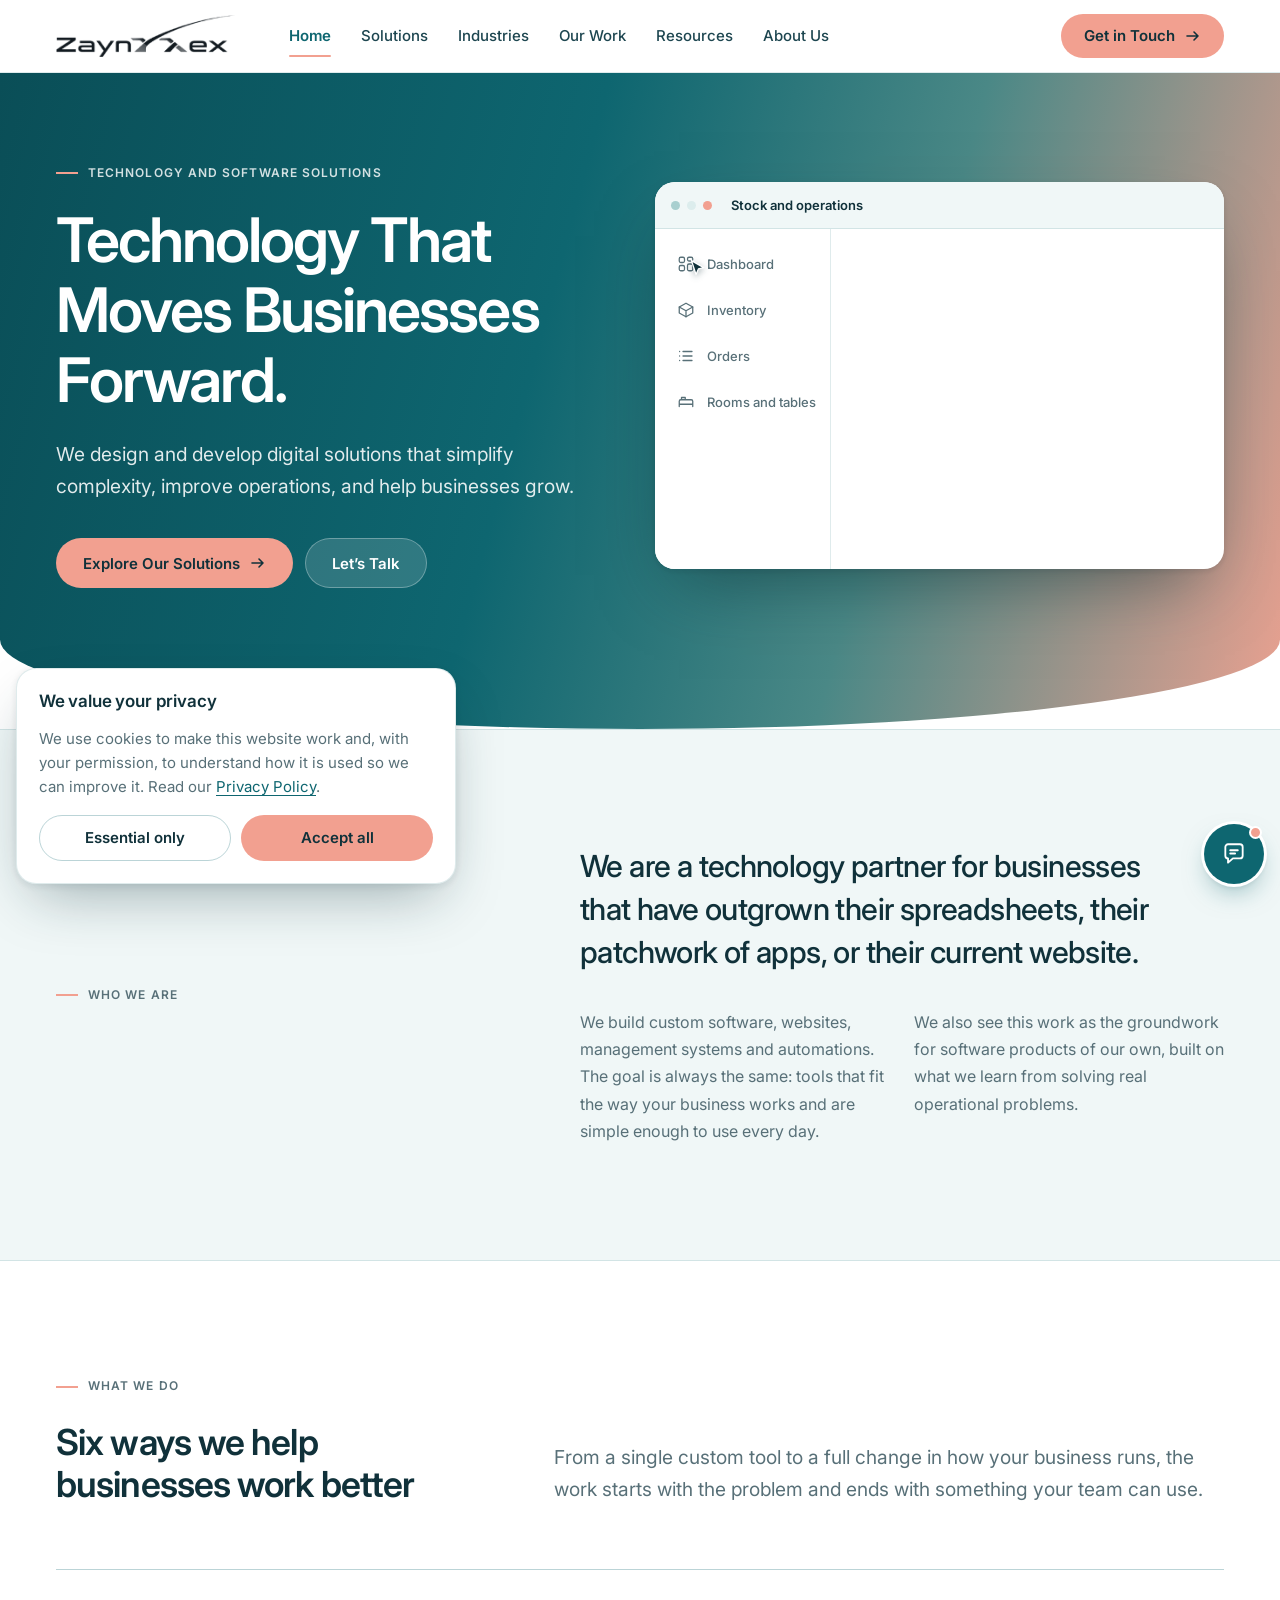
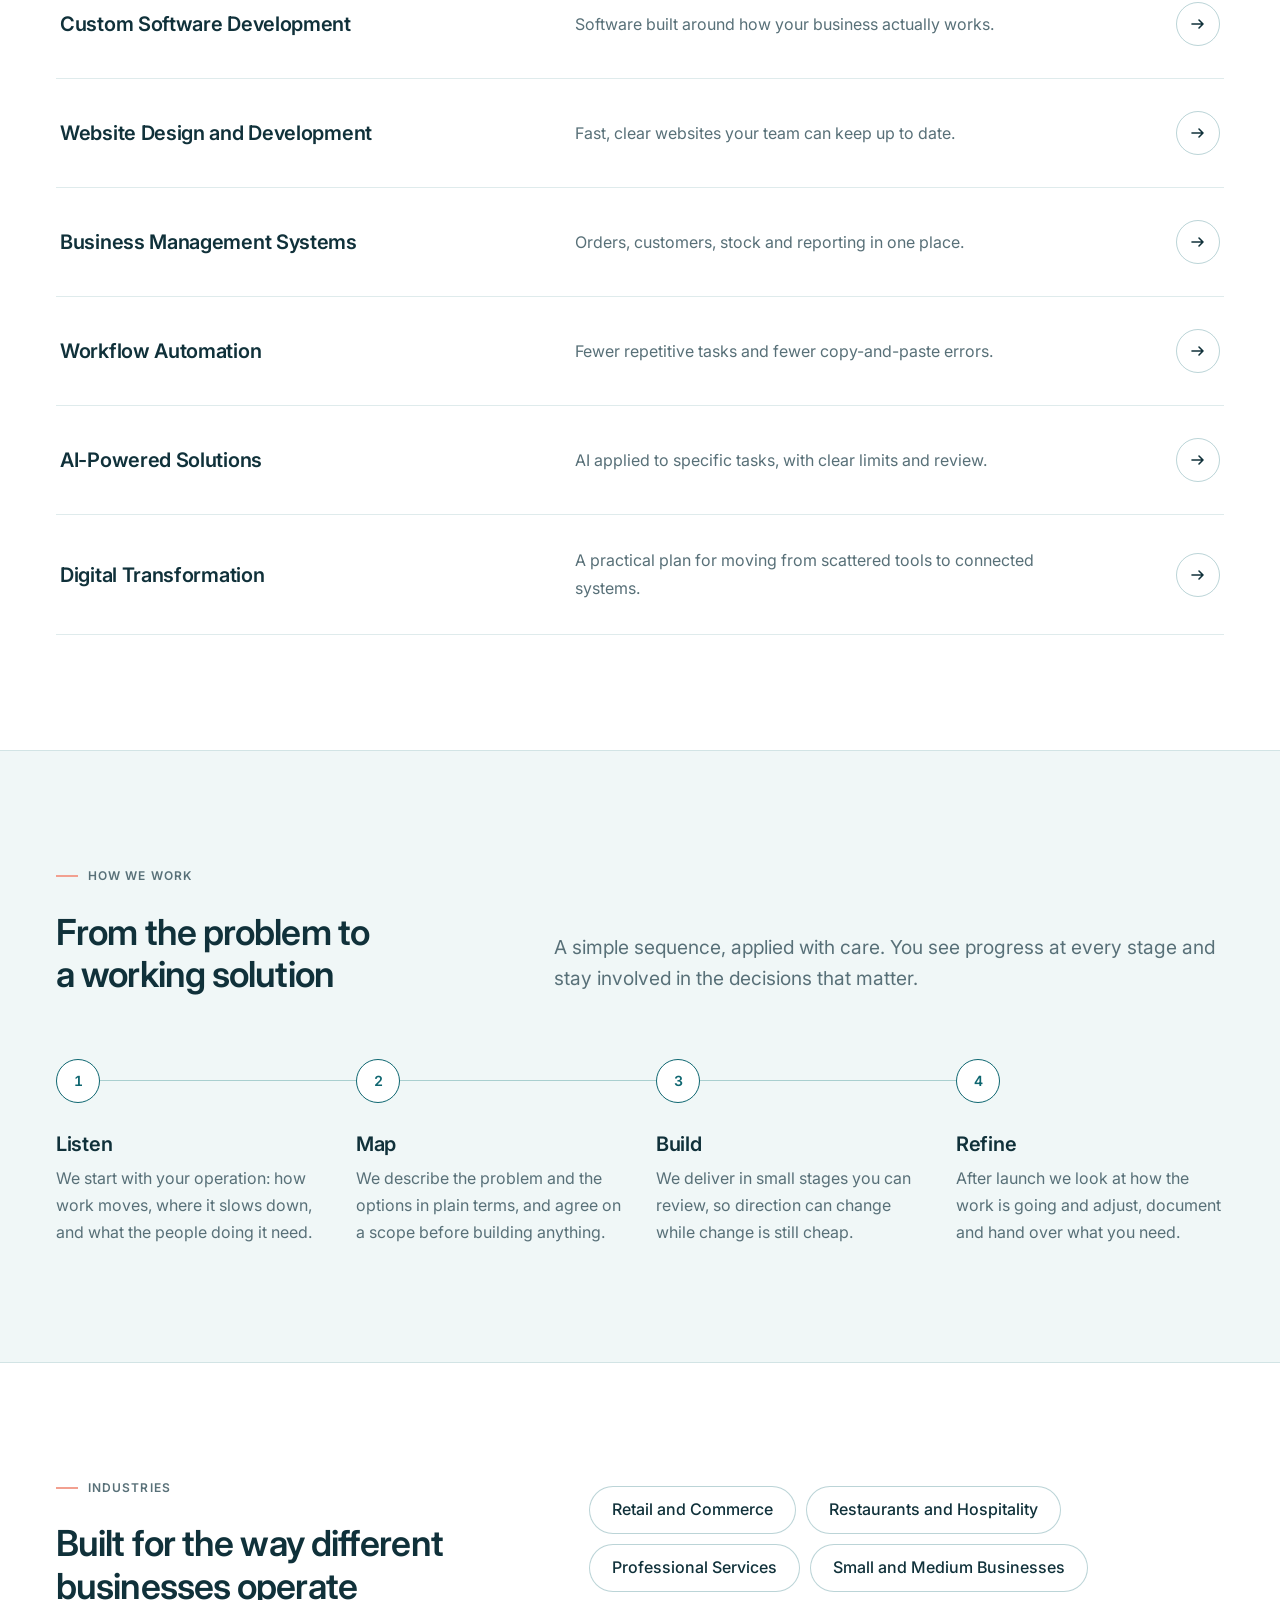
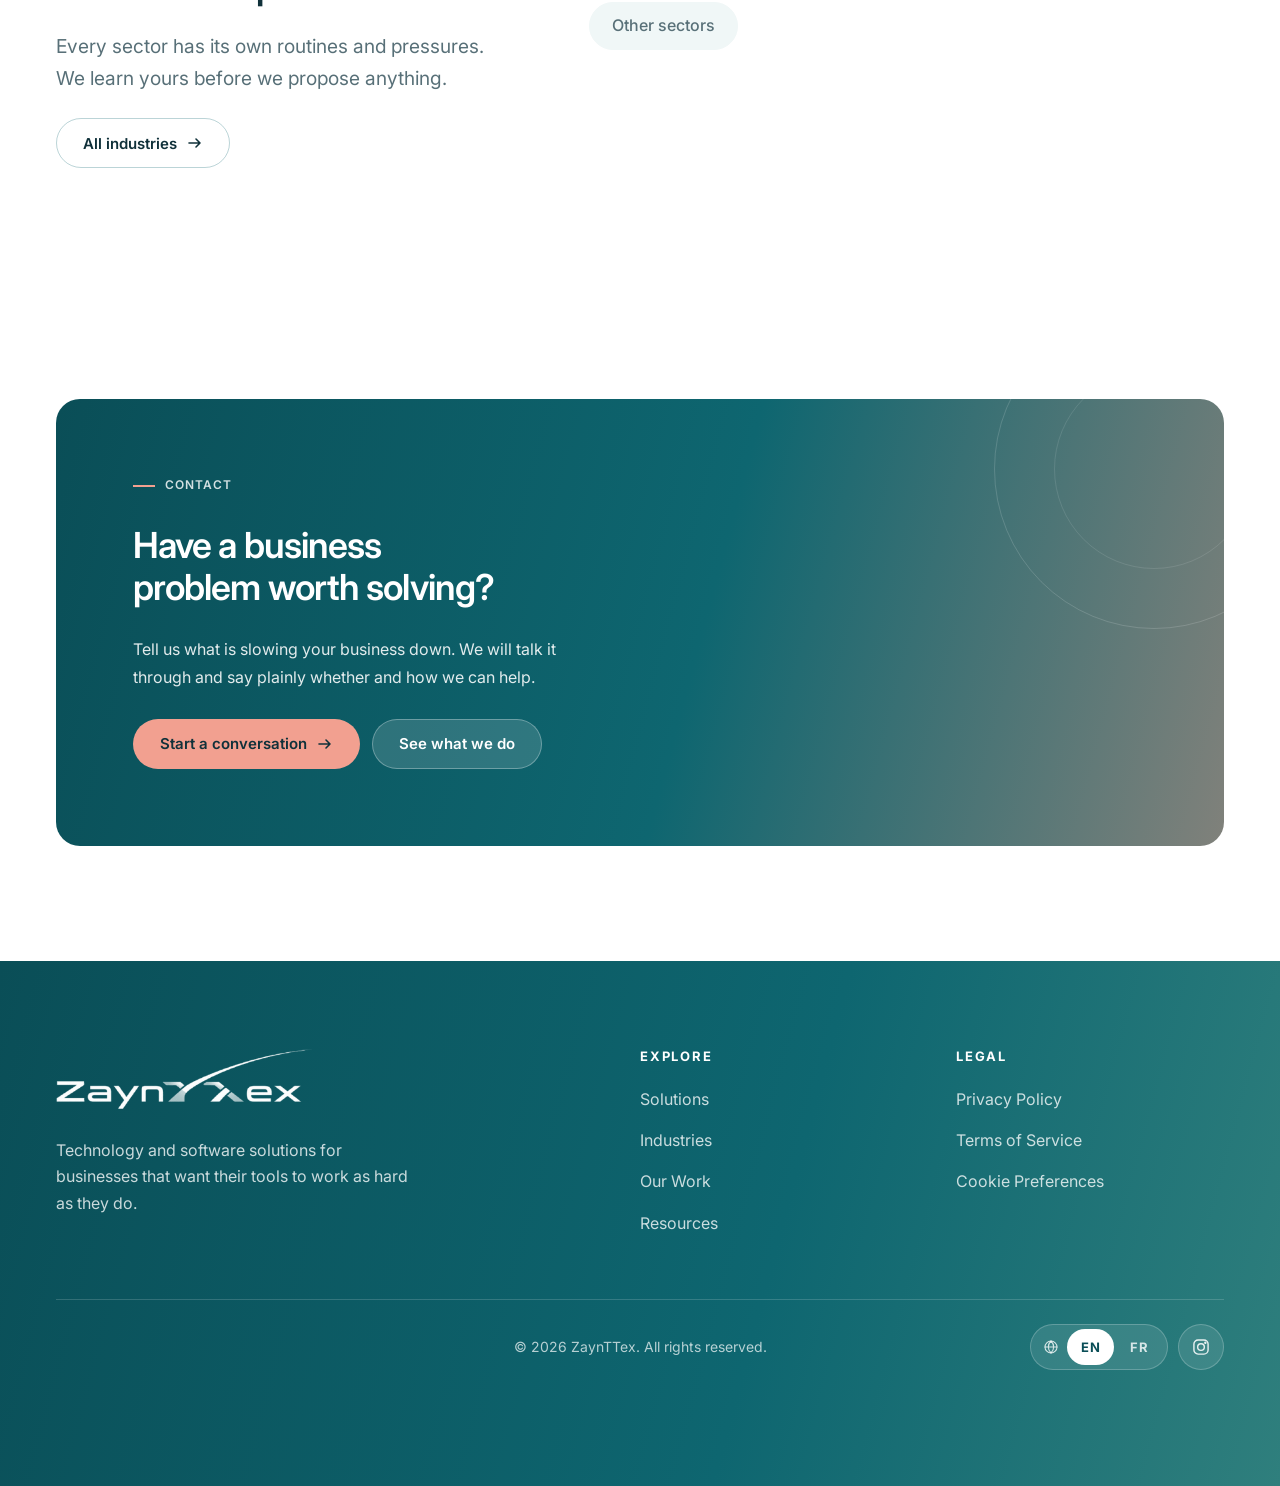
<file: index.html>
<!doctype html><html><head><meta charset=utf8><meta name=viewport content="width=device-width,initial-scale=1,viewport-fit=cover"><style>:root{color-scheme:light;box-sizing:border-box;padding-top:env(safe-area-inset-top,0px);padding-bottom:env(safe-area-inset-bottom,0px)}html{scroll-padding-top:env(safe-area-inset-top,0px)}body{margin:0;padding:0;font:14px -apple-system,BlinkMacSystemFont,sans-serif;background:#fff;color:#000}img{max-width:100%}[hidden]:not([hidden=until-found i]){display:none!important}</style></head><body>
<title>ZaynTTex</title>
<meta name="claude:viewport-fit-sides" content="cover">
<meta name="description" content="Custom software, websites, management systems and automation that help businesses simplify operations and grow.">
<script>(function(){try{var k="zaynttex-lang",v=null;try{v=localStorage.getItem(k)}catch(e){}if(!v){var m=String(window.name||"").match(/zaynttex-lang=(\w\w)/);v=m&&m[1]}if(v!=="en"&&v!=="fr"){var l=navigator.languages&&navigator.languages.length?navigator.languages:[navigator.language||"en"];v="en";for(var i=0;i<l.length;i++){var c=String(l[i]).toLowerCase().slice(0,2);if(c==="en"||c==="fr"){v=c;break}}}try{var nv=performance.getEntriesByType("navigation")[0];if(nv&&nv.type==="back_forward"){history.scrollRestoration="auto"}else{history.scrollRestoration="manual";window.scrollTo(0,0)}}catch(e){}var d=document.documentElement;d.lang=v;d.setAttribute("data-lang",v);if(v==="fr"){d.setAttribute("data-i18n-wait","");setTimeout(function(){d.removeAttribute("data-i18n-wait")},2500)}}catch(e){}})();</script>
<style>html[data-i18n-wait] body{visibility:hidden}</style><noscript><style>html[data-i18n-wait] body{visibility:visible}</style></noscript>
<link rel="stylesheet" href="https://fonts.googleapis.com/css2?family=Inter:wght@400;500;600&display=swap">
<link rel="stylesheet" href="styles.css">
<a class="skip" href="#main">Skip to content</a>
<header class="site-head">
  <div class="bar"><a class="brand" href="index.html" aria-label="ZaynTTex, home"><img class="brand-logo" src="logo.png" alt="" height="40"></a>
    <nav class="nav-links" aria-label="Main"><ul style="display:contents;list-style:none;margin:0;padding:0"><li style="display:block"><a href="index.html" aria-current="page">Home</a></li><li style="display:block"><a href="solutions.html">Solutions</a></li><li style="display:block"><a href="industries.html">Industries</a></li><li style="display:block"><a href="work.html">Our Work</a></li><li style="display:block"><a href="resources.html">Resources</a></li><li style="display:block"><a href="about.html">About Us</a></li></ul></nav>
    <div class="actions"><a class="btn btn-primary" href="contact.html">Get in Touch <svg viewBox="0 0 16 16" fill="none" stroke="currentColor" stroke-width="1.6" stroke-linecap="round" stroke-linejoin="round" aria-hidden="true"><path d="M2 8h11M9 4l4 4-4 4"/></svg></a>
    <button class="burger" id="menu-btn" type="button" aria-expanded="false" aria-controls="menu-panel" aria-label="Open menu"><span class="ln"><i></i><i></i><i></i></span></button></div>
  </div>
</header>
<div class="mpanel" id="menu-panel">
  <nav aria-label="Mobile"><a class="link" href="index.html" aria-current="page">Home</a><a class="link" href="solutions.html">Solutions</a><a class="link" href="industries.html">Industries</a><a class="link" href="work.html">Our Work</a><a class="link" href="resources.html">Resources</a><a class="link" href="about.html">About Us</a><a class="link" href="contact.html">Contact</a></nav>
  <a class="btn btn-primary" href="contact.html">Get in Touch <svg viewBox="0 0 16 16" fill="none" stroke="currentColor" stroke-width="1.6" stroke-linecap="round" stroke-linejoin="round" aria-hidden="true"><path d="M2 8h11M9 4l4 4-4 4"/></svg></a>
</div>
<main id="main">
<section class="hero"><div class="wrap"><div class="hero-grid">
  <div><span class="eyebrow">Technology and software solutions</span>
  <h1>Technology That Moves Businesses Forward.</h1>
  <p class="lead">We design and develop digital solutions that simplify complexity, improve operations, and help businesses grow.</p>
  <div class="btn-row"><a class="btn btn-primary" href="solutions.html">Explore Our Solutions <svg viewBox="0 0 16 16" fill="none" stroke="currentColor" stroke-width="1.6" stroke-linecap="round" stroke-linejoin="round" aria-hidden="true"><path d="M2 8h11M9 4l4 4-4 4"/></svg></a><a class="btn btn-ghost" href="contact.html">Let&rsquo;s Talk</a></div></div>
  <div class="viz"><div class="visual" role="img" aria-label="Animated inventory console for a restaurant or hotel, with a mouse pointer moving between dashboard, inventory, orders and rooms pages">
 <div class="app" aria-hidden="true"><div class="pw-top"><i></i><i></i><i></i><b>Stock and operations</b></div>
 <div class="pw-body"><nav class="snav"><div class="ni"><i class="hl"></i><svg viewBox="0 0 24 24" aria-hidden="true"><rect x="3" y="3" width="7" height="7" rx="2"/><rect x="14" y="3" width="7" height="5" rx="2"/><rect x="3" y="14" width="7" height="7" rx="2"/><rect x="14" y="12" width="7" height="9" rx="2"/></svg><span>Dashboard</span></div><div class="ni"><i class="hl"></i><svg viewBox="0 0 24 24" aria-hidden="true"><path d="M3 8l9-5 9 5v8l-9 5-9-5z"/><path d="M3 8l9 5 9-5M12 13v8"/></svg><span>Inventory</span></div><div class="ni"><i class="hl"></i><svg viewBox="0 0 24 24" aria-hidden="true"><path d="M8 6h12M8 12h12M8 18h12"/><path d="M3.5 6h.01M3.5 12h.01M3.5 18h.01"/></svg><span>Orders</span></div><div class="ni"><i class="hl"></i><svg viewBox="0 0 24 24" aria-hidden="true"><path d="M3 18v-7a2 2 0 012-2h14a2 2 0 012 2v7M3 15h18M6 9V6h5v3"/></svg><span>Rooms and tables</span></div></nav>
  <div class="stage">
   <section class="vw v1"><span class="vt">Today</span><div class="stats"><div class="st"><b>6</b><span>Low stock</span></div><div class="st"><b>18</b><span>Open orders</span></div><div class="st"><b>72%</b><span>Occupancy</span></div></div><span class="vt">Stock used this week</span><div class="bars"><i style="--h:45%"></i><i style="--h:62%"></i><i style="--h:38%"></i><i style="--h:70%"></i><i style="--h:85%"></i><i style="--h:95%"></i><i style="--h:60%"></i></div><div class="days"><span data-fr="L">M</span><span data-fr="M">T</span><span data-fr="M">W</span><span data-fr="J">T</span><span data-fr="V">F</span><span data-fr="S">S</span><span data-fr="D">S</span></div></section>
   <section class="vw v2"><div class="tbl"><div class="tr h"><span>Item</span><span>Stock level</span><span style="text-align:right">Status</span></div><div class="tr"><span class="nm">Tomatoes<small>Kitchen</small></span><span class="meter"><i style="--w:78%"></i></span><span class="st-cell"><span class="pill ok">In stock</span></span></div><div class="tr"><span class="nm">Olive oil<small>Kitchen</small></span><span class="meter"><i style="--w:54%"></i></span><span class="st-cell"><span class="pill ok">In stock</span></span></div><div class="tr"><span class="nm">Coffee beans<small>Bar</small></span><span class="meter low"><i style="--w:18%"></i></span><span class="st-cell"><span class="pill lo">Low</span><span class="pill dn">Ordered</span></span></div><div class="tr"><span class="nm">Bed linen<small>Housekeeping</small></span><span class="meter"><i style="--w:66%"></i></span><span class="st-cell"><span class="pill ok">In stock</span></span></div><div class="tr"><span class="nm">Towels<small>Housekeeping</small></span><span class="meter"><i style="--w:41%"></i></span><span class="st-cell"><span class="pill ok">In stock</span></span></div></div></section>
   <section class="vw v3"><span class="vt">Purchase orders</span><div class="po"><b>Fresh produce</b><span class="pill ok">Delivered</span><span class="meter"><i style="--w:100%"></i></span></div><div class="po"><b>Linen service</b><span class="pill lo">On the way</span><span class="meter low"><i style="--w:60%"></i></span></div><div class="po"><b>Bar supplies</b><span class="pill ok">Draft</span><span class="meter"><i style="--w:20%"></i></span></div></section>
   <section class="vw v4"><span class="vt">Rooms and tables</span><div class="legend"><span><i class="f"></i>Free</span><span><i class="o"></i>Occupied</span><span><i class="c"></i>Cleaning</span></div><span class="vt" style="margin-top:4px">Tables</span><div class="cells"><span class="cl o">T1</span><span class="cl f">T2</span><span class="cl o">T3</span><span class="cl f flip">T4</span><span class="cl c">T5</span><span class="cl f">T6</span></div><span class="vt">Rooms</span><div class="cells"><span class="cl o">101</span><span class="cl o">102</span><span class="cl f">103</span><span class="cl c">104</span><span class="cl o">105</span><span class="cl f">106</span></div></section>
  </div><span class="cursor"><svg viewBox="0 0 22 22"><path d="M3 2l15 8.5-6.5 1.6L8.6 19z" fill="#10313A" stroke="#fff" stroke-width="1.6" stroke-linejoin="round"/></svg></span></div></div>
</div></div>
</div></div></section>

<section class="section band"><div class="wrap statement">
  <span class="eyebrow">Who we are</span>
  <div class="stack" style="gap:36px">
    <p class="big">We are a technology partner for businesses that have outgrown their spreadsheets, their patchwork of apps, or their current website.</p>
    <div class="cols"><p class="muted">We build custom software, websites, management systems and automations. The goal is always the same: tools that fit the way your business works and are simple enough to use every day.</p>
    <p class="muted">We also see this work as the groundwork for software products of our own, built on what we learn from solving real operational problems.</p></div>
  </div>
</div></section>

<section class="section"><div class="wrap">
  <div class="sec-head"><div class="stack"><span class="eyebrow">What we do</span><h2>Six ways we help businesses work better</h2></div>
  <p class="lead">From a single custom tool to a full change in how your business runs, the work starts with the problem and ends with something your team can use.</p></div>
  <ul class="svc"><li><a href="solutions.html"><h3>Custom Software Development</h3><p>Software built around how your business actually works.</p><span class="arr"><svg viewBox="0 0 16 16" fill="none" stroke="currentColor" stroke-width="1.6" stroke-linecap="round" stroke-linejoin="round" aria-hidden="true"><path d="M2 8h11M9 4l4 4-4 4"/></svg></span></a></li><li><a href="solutions.html"><h3>Website Design and Development</h3><p>Fast, clear websites your team can keep up to date.</p><span class="arr"><svg viewBox="0 0 16 16" fill="none" stroke="currentColor" stroke-width="1.6" stroke-linecap="round" stroke-linejoin="round" aria-hidden="true"><path d="M2 8h11M9 4l4 4-4 4"/></svg></span></a></li><li><a href="solutions.html"><h3>Business Management Systems</h3><p>Orders, customers, stock and reporting in one place.</p><span class="arr"><svg viewBox="0 0 16 16" fill="none" stroke="currentColor" stroke-width="1.6" stroke-linecap="round" stroke-linejoin="round" aria-hidden="true"><path d="M2 8h11M9 4l4 4-4 4"/></svg></span></a></li><li><a href="solutions.html"><h3>Workflow Automation</h3><p>Fewer repetitive tasks and fewer copy-and-paste errors.</p><span class="arr"><svg viewBox="0 0 16 16" fill="none" stroke="currentColor" stroke-width="1.6" stroke-linecap="round" stroke-linejoin="round" aria-hidden="true"><path d="M2 8h11M9 4l4 4-4 4"/></svg></span></a></li><li><a href="solutions.html"><h3>AI-Powered Solutions</h3><p>AI applied to specific tasks, with clear limits and review.</p><span class="arr"><svg viewBox="0 0 16 16" fill="none" stroke="currentColor" stroke-width="1.6" stroke-linecap="round" stroke-linejoin="round" aria-hidden="true"><path d="M2 8h11M9 4l4 4-4 4"/></svg></span></a></li><li><a href="solutions.html"><h3>Digital Transformation</h3><p>A practical plan for moving from scattered tools to connected systems.</p><span class="arr"><svg viewBox="0 0 16 16" fill="none" stroke="currentColor" stroke-width="1.6" stroke-linecap="round" stroke-linejoin="round" aria-hidden="true"><path d="M2 8h11M9 4l4 4-4 4"/></svg></span></a></li></ul>
</div></section>

<section class="section band"><div class="wrap">
  <div class="sec-head"><div class="stack"><span class="eyebrow">How we work</span><h2>From the problem to a working solution</h2></div>
  <p class="lead">A simple sequence, applied with care. You see progress at every stage and stay involved in the decisions that matter.</p></div>
  <ol class="steps" style="margin:0;padding:0;list-style:none"><li class="step"><span class="n">1</span><div><h3>Listen</h3><p>We start with your operation: how work moves, where it slows down, and what the people doing it need.</p></div></li><li class="step"><span class="n">2</span><div><h3>Map</h3><p>We describe the problem and the options in plain terms, and agree on a scope before building anything.</p></div></li><li class="step"><span class="n">3</span><div><h3>Build</h3><p>We deliver in small stages you can review, so direction can change while change is still cheap.</p></div></li><li class="step"><span class="n">4</span><div><h3>Refine</h3><p>After launch we look at how the work is going and adjust, document and hand over what you need.</p></div></li></ol>
</div></section>

<section class="section"><div class="wrap ind">
  <div class="stack"><span class="eyebrow">Industries</span><h2>Built for the way different businesses operate</h2>
  <p class="lead">Every sector has its own routines and pressures. We learn yours before we propose anything.</p>
  <div><a class="btn btn-ghost" href="industries.html">All industries <svg viewBox="0 0 16 16" fill="none" stroke="currentColor" stroke-width="1.6" stroke-linecap="round" stroke-linejoin="round" aria-hidden="true"><path d="M2 8h11M9 4l4 4-4 4"/></svg></a></div></div>
  <div class="chips" style="padding-top:8px">
    <a class="chip" href="industries.html">Retail and Commerce</a><a class="chip" href="industries.html">Restaurants and Hospitality</a>
    <a class="chip" href="industries.html">Professional Services</a><a class="chip" href="industries.html">Small and Medium Businesses</a>
    <a class="chip alt" href="industries.html">Other sectors</a></div>
</div></section>

<section class="section"><div class="wrap"><div class="cta">
  <span class="eyebrow">Contact</span><h2>Have a business problem worth solving?</h2><p>Tell us what is slowing your business down. We will talk it through and say plainly whether and how we can help.</p>
  <div class="btn-row"><a class="btn btn-primary" href="contact.html">Start a conversation <svg viewBox="0 0 16 16" fill="none" stroke="currentColor" stroke-width="1.6" stroke-linecap="round" stroke-linejoin="round" aria-hidden="true"><path d="M2 8h11M9 4l4 4-4 4"/></svg></a><a class="btn btn-ghost" href="solutions.html">See what we do</a></div>
</div></div></section>
</main>
<footer class="foot"><div class="wrap">
  <div class="foot-grid">
    <div class="fbrand"><a class="brand" href="index.html" aria-label="ZaynTTex, home"><img class="brand-logo" src="logo-white.png" alt="" height="40"></a><p>Technology and software solutions for businesses that want their tools to work as hard as they do.</p></div>
    <div class="fcol"><h2 class="ftitle">Explore</h2><ul><li><a href="solutions.html">Solutions</a></li><li><a href="industries.html">Industries</a></li><li><a href="work.html">Our Work</a></li><li><a href="resources.html">Resources</a></li></ul></div>
    <div class="fcol"><h2 class="ftitle">Legal</h2><ul><li><a href="privacy.html">Privacy Policy</a></li><li><a href="terms.html">Terms of Service</a></li><li><a href="#" data-cookie>Cookie Preferences</a></li></ul></div>
  </div>
  <div class="legal"><span class="legal-copy">&copy; 2026 ZaynTTex. All rights reserved.</span>
    <div class="foot-tools"><div class="lang" role="group" aria-label="Language"><svg viewBox="0 0 24 24" aria-hidden="true"><circle cx="12" cy="12" r="9"/><path d="M3 12h18M12 3c2.6 2.6 4 5.7 4 9s-1.4 6.4-4 9c-2.6-2.6-4-5.7-4-9s1.4-6.4 4-9z"/></svg><button type="button" class="lang-btn" data-lang="en" lang="en" aria-label="English" title="English" aria-pressed="true">EN</button><button type="button" class="lang-btn" data-lang="fr" lang="fr" aria-label="Fran&ccedil;ais" title="Fran&ccedil;ais" aria-pressed="false">FR</button></div><a class="social" href="https://www.instagram.com/" target="_blank" rel="noopener" aria-label="Instagram" title="Instagram"><svg viewBox="0 0 24 24" aria-hidden="true"><rect x="3.5" y="3.5" width="17" height="17" rx="5"/><circle cx="12" cy="12" r="4"/><circle cx="17.2" cy="6.8" r=".6" fill="currentColor"/></svg></a></div></div>
</div></footer>
<script>(function () {
  "use strict";
  var FR = {"Skip to content": "Aller au contenu", "Home": "Accueil", "Solutions": "Solutions", "Industries": "Secteurs", "Our Work": "Nos r\u00e9alisations", "Resources": "Ressources", "About Us": "\u00c0 propos", "Get in Touch": "Nous contacter", "Contact": "Contact", "Technology and software solutions": "Solutions technologiques et logicielles", "Technology That Moves Businesses Forward.": "La technologie qui fait avancer les entreprises.", "We design and develop digital solutions that simplify complexity, improve operations, and help businesses grow.": "Nous concevons et d\u00e9veloppons des solutions num\u00e9riques qui simplifient la complexit\u00e9, am\u00e9liorent les op\u00e9rations et aident les entreprises \u00e0 se d\u00e9velopper.", "Explore Our Solutions": "D\u00e9couvrir nos solutions", "Let\u2019s Talk": "Parlons-en", "Stock and operations": "Stocks et op\u00e9rations", "Dashboard": "Tableau de bord", "Inventory": "Inventaire", "Orders": "Commandes", "Rooms and tables": "Chambres et tables", "Today": "Aujourd\u2019hui", "Low stock": "Stock faible", "Open orders": "Commandes en cours", "Occupancy": "Occupation", "Stock used this week": "Stock utilis\u00e9 cette semaine", "Item": "Article", "Stock level": "Niveau de stock", "Status": "Statut", "Tomatoes": "Tomates", "Kitchen": "Cuisine", "In stock": "En stock", "Olive oil": "Huile d\u2019olive", "Coffee beans": "Caf\u00e9 en grains", "Bar": "Bar", "Low": "Faible", "Ordered": "Command\u00e9", "Bed linen": "Linge de lit", "Housekeeping": "M\u00e9nage", "Towels": "Serviettes", "Purchase orders": "Bons de commande", "Fresh produce": "Produits frais", "Delivered": "Livr\u00e9", "Linen service": "Service de linge", "On the way": "En route", "Bar supplies": "Fournitures du bar", "Draft": "Brouillon", "Free": "Libre", "Occupied": "Occup\u00e9", "Cleaning": "Nettoyage", "Tables": "Tables", "Rooms": "Chambres", "Who we are": "Qui nous sommes", "We are a technology partner for businesses that have outgrown their spreadsheets, their patchwork of apps, or their current website.": "Nous sommes un partenaire technologique pour les entreprises qui d\u00e9passent leurs tableurs, leur mosa\u00efque d\u2019applications ou leur site web actuel.", "We build custom software, websites, management systems and automations. The goal is always the same: tools that fit the way your business works and are simple enough to use every day.": "Nous cr\u00e9ons des logiciels sur mesure, des sites web, des syst\u00e8mes de gestion et des automatisations. L\u2019objectif est toujours le m\u00eame : des outils adapt\u00e9s \u00e0 votre fa\u00e7on de travailler et assez simples pour \u00eatre utilis\u00e9s tous les jours.", "We also see this work as the groundwork for software products of our own, built on what we learn from solving real operational problems.": "Nous voyons aussi ce travail comme la base de nos propres produits logiciels, construits \u00e0 partir de ce que nous apprenons en r\u00e9solvant de vrais probl\u00e8mes op\u00e9rationnels.", "What we do": "Ce que nous faisons", "Six ways we help businesses work better": "Six fa\u00e7ons d\u2019aider les entreprises \u00e0 mieux fonctionner", "From a single custom tool to a full change in how your business runs, the work starts with the problem and ends with something your team can use.": "D\u2019un simple outil sur mesure \u00e0 une transformation compl\u00e8te de votre fonctionnement, le travail commence par le probl\u00e8me et aboutit \u00e0 quelque chose que votre \u00e9quipe peut utiliser.", "Custom Software Development": "D\u00e9veloppement de logiciels sur mesure", "Software built around how your business actually works.": "Des logiciels con\u00e7us autour de la fa\u00e7on dont votre entreprise fonctionne r\u00e9ellement.", "Website Design and Development": "Conception et d\u00e9veloppement de sites web", "Fast, clear websites your team can keep up to date.": "Des sites rapides et clairs que votre \u00e9quipe peut tenir \u00e0 jour.", "Business Management Systems": "Syst\u00e8mes de gestion d\u2019entreprise", "Orders, customers, stock and reporting in one place.": "Commandes, clients, stocks et rapports au m\u00eame endroit.", "Workflow Automation": "Automatisation des processus", "Fewer repetitive tasks and fewer copy-and-paste errors.": "Moins de t\u00e2ches r\u00e9p\u00e9titives et moins d\u2019erreurs de copier-coller.", "AI-Powered Solutions": "Solutions bas\u00e9es sur l\u2019IA", "AI applied to specific tasks, with clear limits and review.": "L\u2019IA appliqu\u00e9e \u00e0 des t\u00e2ches pr\u00e9cises, avec des limites claires et une relecture.", "Digital Transformation": "Transformation num\u00e9rique", "A practical plan for moving from scattered tools to connected systems.": "Un plan concret pour passer d\u2019outils dispers\u00e9s \u00e0 des syst\u00e8mes connect\u00e9s.", "How we work": "Notre fa\u00e7on de travailler", "From the problem to a working solution": "Du probl\u00e8me \u00e0 une solution qui fonctionne", "A simple sequence, applied with care. You see progress at every stage and stay involved in the decisions that matter.": "Une s\u00e9quence simple, appliqu\u00e9e avec soin. Vous voyez l\u2019avancement \u00e0 chaque \u00e9tape et restez impliqu\u00e9 dans les d\u00e9cisions importantes.", "Listen": "\u00c9couter", "We start with your operation: how work moves, where it slows down, and what the people doing it need.": "Nous partons de votre activit\u00e9 : comment le travail circule, o\u00f9 il ralentit et ce dont les personnes qui le font ont besoin.", "Map": "Cartographier", "We describe the problem and the options in plain terms, and agree on a scope before building anything.": "Nous d\u00e9crivons le probl\u00e8me et les options en termes simples, et convenons d\u2019un p\u00e9rim\u00e8tre avant de construire quoi que ce soit.", "Build": "Construire", "We deliver in small stages you can review, so direction can change while change is still cheap.": "Nous livrons par petites \u00e9tapes que vous pouvez examiner, afin que la direction puisse changer tant que le changement co\u00fbte peu.", "Refine": "Affiner", "After launch we look at how the work is going and adjust, document and hand over what you need.": "Apr\u00e8s le lancement, nous observons comment cela se passe, puis nous ajustons, documentons et transmettons ce dont vous avez besoin.", "Built for the way different businesses operate": "Con\u00e7u pour la fa\u00e7on de travailler de chaque entreprise", "Every sector has its own routines and pressures. We learn yours before we propose anything.": "Chaque secteur a ses routines et ses contraintes. Nous apprenons les v\u00f4tres avant de proposer quoi que ce soit.", "All industries": "Tous les secteurs", "Retail and Commerce": "Commerce et distribution", "Restaurants and Hospitality": "Restauration et h\u00f4tellerie", "Professional Services": "Services professionnels", "Small and Medium Businesses": "Petites et moyennes entreprises", "Other sectors": "Autres secteurs", "Have a business problem worth solving?": "Un probl\u00e8me d\u2019entreprise \u00e0 r\u00e9soudre ?", "Tell us what is slowing your business down. We will talk it through and say plainly whether and how we can help.": "Dites-nous ce qui ralentit votre entreprise. Nous en discuterons et vous dirons franchement si et comment nous pouvons aider.", "Start a conversation": "D\u00e9marrer la conversation", "See what we do": "Voir ce que nous faisons", "Technology and software solutions for businesses that want their tools to work as hard as they do.": "Des solutions technologiques et logicielles pour les entreprises qui veulent des outils aussi efficaces qu\u2019elles.", "Explore": "Explorer", "Legal": "Mentions l\u00e9gales", "Privacy Policy": "Politique de confidentialit\u00e9", "Terms of Service": "Conditions d\u2019utilisation", "Cookie Preferences": "Pr\u00e9f\u00e9rences des cookies", "\u00a9 2026 ZaynTTex. All rights reserved.": "\u00a9 2026 ZaynTTex. Tous droits r\u00e9serv\u00e9s.", "Language": "Langue", "Chat with us": "Discutez avec nous", "We reply on WhatsApp": "Nous r\u00e9pondons sur WhatsApp", "Hello. Tell us what you are working on and we will reply as soon as we can.": "Bonjour. Dites-nous sur quoi vous travaillez et nous vous r\u00e9pondrons d\u00e8s que possible.", "Chat on WhatsApp": "Discuter sur WhatsApp", "Opens WhatsApp in a new tab.": "Ouvre WhatsApp dans un nouvel onglet.", "We value your privacy": "Nous respectons votre vie priv\u00e9e", "We use cookies to make this website work and, with your permission, to understand how it is used so we can improve it. Read our": "Nous utilisons des cookies pour faire fonctionner ce site et, avec votre accord, pour comprendre comment il est utilis\u00e9 afin de l\u2019am\u00e9liorer. Consultez notre", "Essential only": "Essentiels uniquement", "Accept all": "Tout accepter", "ZaynTTex, home": "ZaynTTex, accueil", "Main": "Principal", "Open menu": "Ouvrir le menu", "Close menu": "Fermer le menu", "Mobile": "Mobile", "Open chat": "Ouvrir le chat", "Close chat": "Fermer le chat", "Cookie preferences": "Pr\u00e9f\u00e9rences des cookies", "Animated inventory console for a restaurant or hotel, with a mouse pointer moving between dashboard, inventory, orders and rooms pages": "Console d\u2019inventaire anim\u00e9e pour un restaurant ou un h\u00f4tel, avec un pointeur de souris qui passe du tableau de bord \u00e0 l\u2019inventaire, aux commandes et aux chambres", "Custom software, websites, management systems and automation that help businesses simplify operations and grow.": "Logiciels sur mesure, sites web, syst\u00e8mes de gestion et automatisation pour aider les entreprises \u00e0 simplifier leurs op\u00e9rations et \u00e0 se d\u00e9velopper.", "Solutions | ZaynTTex": "Solutions | ZaynTTex", "Industries | ZaynTTex": "Secteurs | ZaynTTex", "Our Work | ZaynTTex": "Nos r\u00e9alisations | ZaynTTex", "Resources | ZaynTTex": "Ressources | ZaynTTex", "About Us | ZaynTTex": "\u00c0 propos | ZaynTTex", "Contact | ZaynTTex": "Contact | ZaynTTex", "Privacy Policy | ZaynTTex": "Politique de confidentialit\u00e9 | ZaynTTex", "Terms of Service | ZaynTTex": "Conditions d\u2019utilisation | ZaynTTex", "Technology services shaped around your operations": "Des services technologiques fa\u00e7onn\u00e9s autour de vos op\u00e9rations", "Six areas of work, each aimed at a specific kind of business problem. Most projects combine more than one.": "Six domaines de travail, chacun visant un type pr\u00e9cis de probl\u00e8me d\u2019entreprise. La plupart des projets en combinent plusieurs.", "The problem": "Le probl\u00e8me", "The value": "La valeur", "Off-the-shelf tools make a business bend its process around the software. The gaps get filled with spreadsheets, manual steps and workarounds that only one person understands.": "Les outils standards obligent l\u2019entreprise \u00e0 adapter ses processus au logiciel. Les manques sont combl\u00e9s par des tableurs, des \u00e9tapes manuelles et des solutions de contournement que seule une personne comprend.", "We scope the problem with you, then build software around how your business works. We deliver in stages, document what we build, and design it so it can be extended later.": "Nous d\u00e9finissons le probl\u00e8me avec vous, puis construisons un logiciel autour de votre fonctionnement. Nous livrons par \u00e9tapes, documentons ce que nous cr\u00e9ons et le concevons pour qu\u2019il puisse \u00e9voluer.", "Tools that fit the work, a result you own, and software that can change when the business does.": "Des outils adapt\u00e9s au travail, un r\u00e9sultat qui vous appartient et un logiciel qui \u00e9volue avec votre entreprise.", "A website that is slow, unclear or hard to update loses people before they get in touch, and it often falls out of date because changing it is a chore.": "Un site lent, confus ou difficile \u00e0 mettre \u00e0 jour fait perdre des visiteurs avant qu\u2019ils ne vous contactent, et il devient vite obsol\u00e8te parce que le modifier est une corv\u00e9e.", "We design and build responsive, accessible websites with a clear structure and straightforward content. We set them up so your team can edit what needs editing.": "Nous concevons et r\u00e9alisons des sites adaptatifs et accessibles, avec une structure claire et un contenu simple. Nous les configurons pour que votre \u00e9quipe puisse modifier ce qui doit l\u2019\u00eatre.", "A site that explains your business plainly, loads quickly on any device, and stays current.": "Un site qui pr\u00e9sente clairement votre activit\u00e9, se charge vite sur tout appareil et reste \u00e0 jour.", "Orders, customers, stock, invoices and schedules live in different places. Staff enter the same data twice, and reports from different tools do not agree.": "Commandes, clients, stocks, factures et plannings sont dispers\u00e9s. Le personnel saisit deux fois les m\u00eames donn\u00e9es et les rapports de diff\u00e9rents outils ne concordent pas.", "We bring the functions you rely on into one system, with roles, permissions and reports that match the way your operation runs.": "Nous r\u00e9unissons les fonctions dont vous avez besoin dans un seul syst\u00e8me, avec des r\u00f4les, des permissions et des rapports adapt\u00e9s \u00e0 votre activit\u00e9.", "One reliable source of information, less duplicated effort, and a clearer view of the business.": "Une source d\u2019information fiable, moins de doubles saisies et une vision plus claire de l\u2019entreprise.", "Copying data between tools, chasing approvals and sending routine messages take hours every week and invite small mistakes.": "Copier des donn\u00e9es d\u2019un outil \u00e0 l\u2019autre, relancer pour des validations et envoyer des messages de routine prennent des heures chaque semaine et provoquent de petites erreurs.", "We map the process first, then automate the predictable steps. People stay in the loop wherever judgment is needed.": "Nous cartographions d\u2019abord le processus, puis automatisons les \u00e9tapes pr\u00e9visibles. Les personnes restent dans la boucle partout o\u00f9 un jugement est n\u00e9cessaire.", "Time returned to your team, fewer errors, and processes that run the same way each time.": "Du temps rendu \u00e0 votre \u00e9quipe, moins d\u2019erreurs et des processus qui se d\u00e9roulent de la m\u00eame fa\u00e7on \u00e0 chaque fois.", "Many businesses see potential in AI but are unsure where it helps, where it adds risk, and how to use it without disrupting existing work.": "Beaucoup d\u2019entreprises voient le potentiel de l\u2019IA mais ne savent pas o\u00f9 elle aide, o\u00f9 elle ajoute des risques, ni comment l\u2019utiliser sans perturber le travail existant.", "We identify specific tasks where AI can help, such as sorting, summarising or searching information. We build it into your tools with review steps and clear limits.": "Nous identifions les t\u00e2ches pr\u00e9cises o\u00f9 l\u2019IA peut aider, comme trier, r\u00e9sumer ou rechercher de l\u2019information. Nous l\u2019int\u00e9grons \u00e0 vos outils avec des \u00e9tapes de relecture et des limites claires.", "Practical use of AI where it earns its place, with human oversight and no unexplained black boxes.": "Un usage concret de l\u2019IA l\u00e0 o\u00f9 elle a sa place, avec un contr\u00f4le humain et sans bo\u00eete noire inexpliqu\u00e9e.", "Technology decisions made one tool at a time leave a business with systems that do not connect and no clear direction.": "Des d\u00e9cisions technologiques prises outil par outil laissent l\u2019entreprise avec des syst\u00e8mes qui ne communiquent pas et sans direction claire.", "We review your current tools and processes, set priorities with you, and plan a sequence of changes your business can absorb.": "Nous examinons vos outils et processus actuels, d\u00e9finissons les priorit\u00e9s avec vous et planifions une suite de changements que votre entreprise peut absorber.", "A roadmap grounded in your operations, so each investment supports the next one.": "Une feuille de route ancr\u00e9e dans vos op\u00e9rations, pour que chaque investissement soutienne le suivant.", "Not sure which one you need?": "Vous ne savez pas laquelle choisir ?", "Describe the problem as you see it. We will help you work out where to start.": "D\u00e9crivez le probl\u00e8me tel que vous le voyez. Nous vous aiderons \u00e0 savoir par o\u00f9 commencer.", "Talk to us": "Parlez-nous", "The services we offer: custom software, websites, business systems, automation, AI and digital transformation.": "Nos services : logiciels sur mesure, sites web, syst\u00e8mes de gestion, automatisation, IA et transformation num\u00e9rique.", "Different businesses, different pressures": "Des entreprises diff\u00e9rentes, des contraintes diff\u00e9rentes", "The challenges below are typical for each sector. We use them as a starting point, then adapt to your actual operation.": "Les d\u00e9fis ci-dessous sont typiques de chaque secteur. Nous les utilisons comme point de d\u00e9part, puis nous nous adaptons \u00e0 votre activit\u00e9 r\u00e9elle.", "Common challenges": "D\u00e9fis courants", "How technology helps": "Comment la technologie aide", "Stock levels that differ between the shop, the website and the warehouse": "Des niveaux de stock qui diff\u00e8rent entre la boutique, le site web et l\u2019entrep\u00f4t", "Orders handled by hand across several channels": "Des commandes trait\u00e9es \u00e0 la main sur plusieurs canaux", "Little visibility into what sells and what sits": "Peu de visibilit\u00e9 sur ce qui se vend et ce qui stagne", "Inventory and order systems that keep channels in step": "Des syst\u00e8mes d\u2019inventaire et de commandes qui synchronisent les canaux", "Online stores connected to back-office tools": "Des boutiques en ligne connect\u00e9es aux outils de gestion", "Simple reporting on sales and stock": "Des rapports simples sur les ventes et les stocks", "Bookings taken by phone, message and paper": "Des r\u00e9servations prises par t\u00e9l\u00e9phone, message et papier", "Menus, suppliers and costs tracked in separate places": "Menus, fournisseurs et co\u00fbts suivis \u00e0 des endroits s\u00e9par\u00e9s", "Rotas that take hours to plan and change": "Des plannings qui prennent des heures \u00e0 \u00e9tablir et \u00e0 modifier", "Reservation and ordering tools that fit your service": "Des outils de r\u00e9servation et de commande adapt\u00e9s \u00e0 votre service", "Supplier and stock tracking": "Suivi des fournisseurs et des stocks", "Scheduling that reflects demand and availability": "Une planification qui refl\u00e8te la demande et les disponibilit\u00e9s", "Time and billing managed in spreadsheets": "Temps et facturation g\u00e9r\u00e9s dans des tableurs", "Client information scattered across inboxes": "Des informations clients dispers\u00e9es dans les bo\u00eetes mail", "Documents prepared by hand, again and again": "Des documents pr\u00e9par\u00e9s \u00e0 la main, encore et encore", "Client portals and project tracking": "Portails clients et suivi de projets", "Automated invoicing and payment reminders": "Facturation automatis\u00e9e et rappels de paiement", "Document workflows with approval steps": "Circuits de documents avec \u00e9tapes de validation", "Growing faster than the systems behind the business": "Une croissance plus rapide que les syst\u00e8mes qui la soutiennent", "Knowledge held by one or two people": "Un savoir d\u00e9tenu par une ou deux personnes", "Tools bought one at a time that do not work together": "Des outils achet\u00e9s un \u00e0 un qui ne fonctionnent pas ensemble", "Right-sized systems that cover the essentials": "Des syst\u00e8mes \u00e0 la bonne taille qui couvrent l\u2019essentiel", "Automation of routine admin": "Automatisation de l\u2019administratif courant", "A website that carries the business and is easy to maintain": "Un site web qui porte l\u2019activit\u00e9 et se maintient facilement", "Other Business Sectors": "Autres secteurs d\u2019activit\u00e9", "Sector-specific routines, rules and reporting duties": "Routines, r\u00e8gles et obligations de reporting propres au secteur", "Legacy tools that are difficult to replace": "Des outils anciens difficiles \u00e0 remplacer", "Processes that were never written down": "Des processus qui n\u2019ont jamais \u00e9t\u00e9 document\u00e9s", "A conversation first, to understand how your sector works": "D\u2019abord une conversation pour comprendre comment fonctionne votre secteur", "A scoped plan that builds only what you need": "Un plan cadr\u00e9 qui ne construit que ce dont vous avez besoin", "Software that can adapt as requirements change": "Un logiciel qui s\u2019adapte quand les besoins \u00e9voluent", "Does your sector look different?": "Votre secteur est diff\u00e9rent ?", "Many of the problems we solve are the same across sectors. Tell us about yours and we will tell you what we think.": "Beaucoup des probl\u00e8mes que nous r\u00e9solvons sont les m\u00eames d\u2019un secteur \u00e0 l\u2019autre. Parlez-nous du v\u00f4tre et nous vous dirons ce que nous en pensons.", "How technology can address operational challenges in retail, hospitality, professional services and small businesses.": "Comment la technologie peut r\u00e9pondre aux d\u00e9fis op\u00e9rationnels du commerce, de l\u2019h\u00f4tellerie-restauration, des services professionnels et des petites entreprises.", "Selected projects will appear here": "Les projets s\u00e9lectionn\u00e9s appara\u00eetront ici", "This page is ready for case studies. Each project will include screenshots, the problem it addressed, and how it was solved.": "Cette page est pr\u00eate \u00e0 accueillir des \u00e9tudes de cas. Chaque projet comprendra des captures d\u2019\u00e9cran, le probl\u00e8me trait\u00e9 et la fa\u00e7on dont il a \u00e9t\u00e9 r\u00e9solu.", "Featured project: screenshots coming soon": "Projet \u00e0 la une : captures d\u2019\u00e9cran \u00e0 venir", "Sector / project type": "Secteur / type de projet", "Project placeholder": "Emplacement de projet", "Future case studies": "Futures \u00e9tudes de cas", "What each project page will cover": "Ce que couvrira chaque page de projet", "A consistent structure, so every case study is easy to read and compare.": "Une structure homog\u00e8ne, pour que chaque \u00e9tude de cas soit facile \u00e0 lire et \u00e0 comparer.", "Context": "Contexte", "Who the project was for and the situation they were in.": "Pour qui \u00e9tait le projet et dans quelle situation il s\u2019inscrivait.", "Challenge": "D\u00e9fi", "The specific problem to be solved and why it mattered.": "Le probl\u00e8me pr\u00e9cis \u00e0 r\u00e9soudre et pourquoi il comptait.", "Approach": "Approche", "How the work was scoped, designed and built.": "Comment le travail a \u00e9t\u00e9 cadr\u00e9, con\u00e7u et r\u00e9alis\u00e9.", "Screens": "\u00c9crans", "Interface screenshots and short walkthroughs.": "Captures d\u2019\u00e9cran de l\u2019interface et courtes d\u00e9monstrations.", "Outcome": "R\u00e9sultat", "What changed, described with facts the client has confirmed.": "Ce qui a chang\u00e9, d\u00e9crit avec des faits confirm\u00e9s par le client.", "Want to be one of the first?": "Envie d\u2019\u00eatre parmi les premiers ?", "We would like to build the first projects on this page with the right partners. If you have a problem that fits, get in touch.": "Nous aimerions r\u00e9aliser les premiers projets de cette page avec les bons partenaires. Si vous avez un probl\u00e8me qui correspond, contactez-nous.", "A portfolio page prepared for future case studies, screenshots and project descriptions.": "Une page de r\u00e9alisations pr\u00eate pour de futures \u00e9tudes de cas, captures d\u2019\u00e9cran et descriptions de projets.", "Knowledge for businesses going digital": "Des connaissances pour les entreprises qui passent au num\u00e9rique", "We plan to publish articles, guides and explanations here. Nothing has been published yet, and this page will grow as content is added.": "Nous pr\u00e9voyons de publier ici des articles, des guides et des explications. Rien n\u2019a encore \u00e9t\u00e9 publi\u00e9 et cette page s\u2019enrichira au fil des contenus ajout\u00e9s.", "Featured": "\u00c0 la une", "The first article will be featured here": "Le premier article sera mis en avant ici", "A large image, a headline and a short summary. When content is ready, this space introduces the most useful piece.": "Une grande image, un titre et un court r\u00e9sum\u00e9. Quand le contenu sera pr\u00eat, cet espace pr\u00e9sentera le contenu le plus utile.", "Topics": "Th\u00e8mes", "What you will find here": "Ce que vous trouverez ici", "Five areas, each with its own listing once there is something to read.": "Cinq th\u00e8mes, chacun avec sa propre liste d\u00e8s qu\u2019il y aura quelque chose \u00e0 lire.", "Articles": "Articles", "Practical writing on building and running business software.": "Des textes pratiques sur la cr\u00e9ation et l\u2019exploitation de logiciels d\u2019entreprise.", "No entries yet": "Aucune entr\u00e9e pour le moment", "Insights": "Analyses", "Short perspectives on how technology is changing day-to-day operations.": "De courts points de vue sur la fa\u00e7on dont la technologie transforme le quotidien des entreprises.", "Guides": "Guides", "Step-by-step guidance on choosing, planning and adopting digital tools.": "Des conseils pas \u00e0 pas pour choisir, planifier et adopter des outils num\u00e9riques.", "Technology Explained": "La technologie expliqu\u00e9e", "Plain-language explanations of the technologies behind our work.": "Des explications en langage simple des technologies derri\u00e8re notre travail.", "Business and Digital Transformation": "Entreprise et transformation num\u00e9rique", "Resources for owners and teams planning a change in how they work.": "Des ressources pour les dirigeants et \u00e9quipes qui pr\u00e9voient de changer leur fa\u00e7on de travailler.", "Have a topic you would like covered?": "Un sujet que vous aimeriez voir trait\u00e9 ?", "If there is a question about technology or your business you would like answered in plain language, send it our way.": "Si vous avez une question sur la technologie ou votre entreprise \u00e0 laquelle vous aimeriez une r\u00e9ponse en langage simple, envoyez-la-nous.", "A resource library for articles, insights, guides and technology explanations. No content has been published yet.": "Une biblioth\u00e8que de ressources : articles, analyses, guides et explications technologiques. Aucun contenu n\u2019a encore \u00e9t\u00e9 publi\u00e9.", "About us": "\u00c0 propos", "Building Beyond Today.": "Construire au-del\u00e0 d\u2019aujourd\u2019hui.", "We are a technology partner. We believe technology should solve real problems and make businesses better.": "Nous sommes un partenaire technologique. Nous croyons que la technologie doit r\u00e9soudre de vrais probl\u00e8mes et rendre les entreprises meilleures.", "Philosophy": "Philosophie", "Start with the problem, not the technology": "Partir du probl\u00e8me, pas de la technologie", "A tool is only useful if people use it. So we begin with how work happens today, what gets in the way, and what a better day looks like for the people involved.": "Un outil n\u2019est utile que s\u2019il est utilis\u00e9. Nous commen\u00e7ons donc par la fa\u00e7on dont le travail se fait aujourd\u2019hui, ce qui g\u00eane et \u00e0 quoi ressemble une meilleure journ\u00e9e pour les personnes concern\u00e9es.", "From there, we choose the simplest technology that does the job. We explain our choices in plain language, so you can make decisions with confidence.": "Ensuite, nous choisissons la technologie la plus simple qui fait le travail. Nous expliquons nos choix en langage clair, pour que vous puissiez d\u00e9cider en confiance.", "Mission and vision": "Mission et vision", "Where we are going": "O\u00f9 nous allons", "Mission": "Mission", "To help businesses run better by building technology that solves real problems.": "Aider les entreprises \u00e0 mieux fonctionner en cr\u00e9ant une technologie qui r\u00e9sout de vrais probl\u00e8mes.", "Vision": "Vision", "Building Beyond Today: to grow from a services partner into a company that also develops its own software products and technologies.": "Construire au-del\u00e0 d\u2019aujourd\u2019hui : passer d\u2019un partenaire de services \u00e0 une entreprise qui d\u00e9veloppe aussi ses propres produits et technologies logiciels.", "Values": "Valeurs", "What we hold ourselves to": "Ce \u00e0 quoi nous nous tenons", "Five principles that guide how we work with clients and with each other.": "Cinq principes qui guident notre fa\u00e7on de travailler avec nos clients et entre nous.", "Innovation": "Innovation", "We look for better ways to solve problems, and we test new ideas against real needs before we recommend them.": "Nous cherchons de meilleures fa\u00e7ons de r\u00e9soudre les probl\u00e8mes et testons les nouvelles id\u00e9es face aux besoins r\u00e9els avant de les recommander.", "Simplicity": "Simplicit\u00e9", "Good technology removes effort. We prefer clear, simple solutions to impressive but complicated ones.": "Une bonne technologie supprime de l\u2019effort. Nous pr\u00e9f\u00e9rons les solutions claires et simples aux solutions impressionnantes mais compliqu\u00e9es.", "Reliability": "Fiabilit\u00e9", "Software has to work on an ordinary Tuesday. We build carefully, test properly and say so when something is not ready.": "Un logiciel doit fonctionner un mardi ordinaire. Nous construisons avec soin, testons correctement et le disons quand quelque chose n\u2019est pas pr\u00eat.", "Curiosity": "Curiosit\u00e9", "We ask questions, learn how each business runs, and keep learning about the tools we use.": "Nous posons des questions, apprenons comment chaque entreprise fonctionne et continuons d\u2019apprendre sur les outils que nous utilisons.", "Impact": "Impact", "We measure our work by what it changes for the people who use it and the businesses that depend on it.": "Nous mesurons notre travail \u00e0 ce qu\u2019il change pour les personnes qui l\u2019utilisent et les entreprises qui en d\u00e9pendent.", "Let us understand your business first.": "Laissez-nous d\u2019abord comprendre votre entreprise.", "The best projects begin with a good conversation. Tell us where you are and where you want to be.": "Les meilleurs projets commencent par une bonne conversation. Dites-nous o\u00f9 vous en \u00eates et o\u00f9 vous voulez aller.", "Our philosophy, mission, vision and values as a technology partner for businesses.": "Notre philosophie, notre mission, notre vision et nos valeurs en tant que partenaire technologique des entreprises.", "Let\u2019s talk about what you need.": "Parlons de ce dont vous avez besoin.", "Tell us about your project or the problem you are trying to solve. A rough description is enough to start.": "Parlez-nous de votre projet ou du probl\u00e8me que vous voulez r\u00e9soudre. Une description approximative suffit pour commencer.", "Tell us the context": "Donnez-nous le contexte", "What your business does and what is not working well.": "Ce que fait votre entreprise et ce qui ne fonctionne pas bien.", "We read it properly": "Nous le lisons attentivement", "Your message goes to people who will understand it.": "Votre message est envoy\u00e9 \u00e0 des personnes qui le comprendront.", "We reply by email": "Nous r\u00e9pondons par e-mail", "With questions, ideas or a suggested next step.": "Avec des questions, des id\u00e9es ou une proposition de prochaine \u00e9tape.", "Send a message": "Envoyer un message", "Fields marked optional can be left empty.": "Les champs marqu\u00e9s facultatifs peuvent rester vides.", "Full name": "Nom complet", "Business name": "Nom de l\u2019entreprise", "(optional)": "(facultatif)", "Email address": "Adresse e-mail", "Project type": "Type de projet", "Select a project type": "Choisir un type de projet", "Custom software": "Logiciel sur mesure", "Website design and development": "Conception et d\u00e9veloppement de site web", "Business management system": "Syst\u00e8me de gestion d\u2019entreprise", "Workflow automation": "Automatisation des processus", "AI-powered solution": "Solution bas\u00e9e sur l\u2019IA", "Digital transformation": "Transformation num\u00e9rique", "Something else": "Autre chose", "Message / project description": "Message / description du projet", "Leave this empty": "Laisser vide", "Send message": "Envoyer le message", "Sending": "Envoi en cours", "We use your details only to reply to this message.": "Nous utilisons vos coordonn\u00e9es uniquement pour r\u00e9pondre \u00e0 ce message.", "What are you trying to achieve, and what is getting in the way?": "Que cherchez-vous \u00e0 accomplir et qu\u2019est-ce qui vous en emp\u00eache ?", "Contact form for discussing your project or business challenge.": "Formulaire de contact pour parler de votre projet ou de votre d\u00e9fi d\u2019entreprise.", "This field is required.": "Ce champ est obligatoire.", "Please enter your name.": "Veuillez saisir votre nom.", "Please enter your email address.": "Veuillez saisir votre adresse e-mail.", "Please choose a project type.": "Veuillez choisir un type de projet.", "Please describe your project.": "Veuillez d\u00e9crire votre projet.", "Enter a valid email address, for example name@company.com.": "Saisissez une adresse e-mail valide, par exemple nom@entreprise.com.", "Add a little more detail, at least 20 characters.": "Ajoutez un peu plus de d\u00e9tails, au moins 20 caract\u00e8res.", "Please fix the highlighted fields and send again.": "Veuillez corriger les champs signal\u00e9s et envoyer \u00e0 nouveau.", "This form is not connected to a mailbox yet, so your message was not sent. Please try again later.": "Ce formulaire n\u2019est pas encore reli\u00e9 \u00e0 une bo\u00eete mail, votre message n\u2019a donc pas \u00e9t\u00e9 envoy\u00e9. Veuillez r\u00e9essayer plus tard.", "Thank you. Your message has been sent and we will get back to you by email.": "Merci. Votre message a \u00e9t\u00e9 envoy\u00e9 et nous vous r\u00e9pondrons par e-mail.", "Your message could not be sent. Check your connection and try again.": "Votre message n\u2019a pas pu \u00eatre envoy\u00e9. V\u00e9rifiez votre connexion et r\u00e9essayez.", "Your message could not be sent. Please try again.": "Votre message n\u2019a pas pu \u00eatre envoy\u00e9. Veuillez r\u00e9essayer.", "Company": "Soci\u00e9t\u00e9", "Last updated": "Derni\u00e8re mise \u00e0 jour", "2 November 2026": "2 novembre 2026", "Questions? Contact us": "Une question ? Contactez-nous", "How we handle information about the people who use this website and our services.": "Comment nous traitons les informations des personnes qui utilisent ce site et nos services.", "The terms that apply when you use this website and our services.": "Les conditions qui s\u2019appliquent lorsque vous utilisez ce site et nos services.", "Privacy Policy for ZaynTTex.": "Politique de confidentialit\u00e9 de ZaynTTex.", "Terms of Service for ZaynTTex.": "Conditions d\u2019utilisation de ZaynTTex.", "Company:": "Soci\u00e9t\u00e9 :", "Email:": "E-mail :", "Website:": "Site web :", "Location:": "Adresse :", "Rabat, Morocco": "Rabat, Maroc", "At ZaynTTex, we respect your privacy and are committed to protecting your personal information. This Privacy Policy explains how we collect, use, store, and protect information when you visit our website or contact us about our services.": "Chez ZaynTTex, nous respectons votre vie priv\u00e9e et nous nous engageons \u00e0 prot\u00e9ger vos informations personnelles. Cette politique de confidentialit\u00e9 explique comment nous collectons, utilisons, conservons et prot\u00e9geons les informations lorsque vous visitez notre site ou nous contactez au sujet de nos services.", "1. Information We Collect": "1. Informations que nous collectons", "We may collect the following information when you interact with our website:": "Nous pouvons collecter les informations suivantes lorsque vous interagissez avec notre site :", "Personal information:": "Informations personnelles :", "Name, email address, phone number, and business name.": "Nom, adresse e-mail, num\u00e9ro de t\u00e9l\u00e9phone et nom de l\u2019entreprise.", "Business information:": "Informations professionnelles :", "Information you voluntarily provide about your company, business activities, and project requirements.": "Informations que vous fournissez volontairement sur votre entreprise, vos activit\u00e9s et les besoins de votre projet.", "Technical information:": "Informations techniques :", "IP address, browser type, device information, and website usage data, where applicable.": "Adresse IP, type de navigateur, informations sur l\u2019appareil et donn\u00e9es d\u2019utilisation du site, le cas \u00e9ch\u00e9ant.", "Communication information:": "Informations de communication :", "Messages, inquiries, and other information you send through our contact forms or communication channels.": "Messages, demandes et autres informations que vous envoyez via nos formulaires de contact ou nos canaux de communication.", "We only collect information that is reasonably necessary for the purposes described in this policy.": "Nous ne collectons que les informations raisonnablement n\u00e9cessaires aux finalit\u00e9s d\u00e9crites dans cette politique.", "2. How We Use Your Information": "2. Comment nous utilisons vos informations", "We may use your information to:": "Nous pouvons utiliser vos informations pour :", "Respond to inquiries and service requests.": "R\u00e9pondre aux demandes de renseignements et de services.", "Understand your business needs and prepare project proposals.": "Comprendre les besoins de votre entreprise et pr\u00e9parer des propositions de projet.", "Provide website development, software, automation, and digital solutions.": "Fournir des services de d\u00e9veloppement de sites web, de logiciels, d\u2019automatisation et de solutions num\u00e9riques.", "Communicate with clients regarding projects and services.": "Communiquer avec les clients au sujet des projets et des services.", "Improve our website, services, and user experience.": "Am\u00e9liorer notre site, nos services et l\u2019exp\u00e9rience utilisateur.", "Maintain website security and prevent misuse.": "Maintenir la s\u00e9curit\u00e9 du site et pr\u00e9venir les abus.", "Comply with applicable legal obligations.": "Respecter les obligations l\u00e9gales applicables.", "We do not sell your personal information to third parties.": "Nous ne vendons pas vos informations personnelles \u00e0 des tiers.", "3. Data Sharing": "3. Partage des donn\u00e9es", "We may share limited information with trusted third-party service providers when necessary to operate our website or deliver our services.": "Nous pouvons partager des informations limit\u00e9es avec des prestataires tiers de confiance lorsque cela est n\u00e9cessaire pour exploiter notre site ou fournir nos services.", "These may include:": "Il peut s\u2019agir de :", "Website hosting providers.": "H\u00e9bergeurs de sites web.", "Email and communication providers.": "Fournisseurs de messagerie et de communication.", "Cloud storage and infrastructure providers.": "Fournisseurs de stockage cloud et d\u2019infrastructure.", "Analytics and website performance services.": "Services d\u2019analyse et de performance du site.", "Software and technology providers.": "Fournisseurs de logiciels et de technologies.", "Such providers may process information only as necessary for their services and subject to appropriate safeguards.": "Ces prestataires ne peuvent traiter les informations que dans la mesure n\u00e9cessaire \u00e0 leurs services et sous r\u00e9serve de garanties appropri\u00e9es.", "4. Data Storage and Security": "4. Conservation et s\u00e9curit\u00e9 des donn\u00e9es", "We take reasonable technical and organizational measures to protect personal information against unauthorized access, alteration, disclosure, loss, or destruction.": "Nous prenons des mesures techniques et organisationnelles raisonnables pour prot\u00e9ger les informations personnelles contre l\u2019acc\u00e8s non autoris\u00e9, l\u2019alt\u00e9ration, la divulgation, la perte ou la destruction.", "However, no method of electronic transmission or storage can be guaranteed to be completely secure.": "Toutefois, aucune m\u00e9thode de transmission ou de stockage \u00e9lectronique ne peut \u00eatre garantie comme totalement s\u00e9curis\u00e9e.", "We retain personal information only for as long as necessary to fulfill the purposes for which it was collected or to meet applicable legal requirements.": "Nous ne conservons les informations personnelles que le temps n\u00e9cessaire pour atteindre les finalit\u00e9s pour lesquelles elles ont \u00e9t\u00e9 collect\u00e9es ou pour respecter les exigences l\u00e9gales applicables.", "5. Cookies and Tracking Technologies": "5. Cookies et technologies de suivi", "Our website may use cookies or similar technologies to:": "Notre site peut utiliser des cookies ou des technologies similaires pour :", "Ensure the proper functioning of the website.": "Assurer le bon fonctionnement du site.", "Understand website traffic and visitor interactions.": "Comprendre la fr\u00e9quentation du site et les interactions des visiteurs.", "Improve performance and user experience.": "Am\u00e9liorer les performances et l\u2019exp\u00e9rience utilisateur.", "Where required, we will request your consent before using non-essential cookies.": "Lorsque la loi l\u2019exige, nous demanderons votre consentement avant d\u2019utiliser des cookies non essentiels.", "You can manage or disable cookies through your browser settings.": "Vous pouvez g\u00e9rer ou d\u00e9sactiver les cookies dans les param\u00e8tres de votre navigateur.", "6. Your Privacy Rights": "6. Vos droits en mati\u00e8re de vie priv\u00e9e", "Depending on applicable law, you may have the right to:": "Selon la loi applicable, vous pouvez avoir le droit de :", "Request access to your personal information.": "Demander l\u2019acc\u00e8s \u00e0 vos informations personnelles.", "Request correction of inaccurate information.": "Demander la correction d\u2019informations inexactes.", "Request deletion where legally applicable.": "Demander la suppression lorsque la loi le permet.", "Object to certain processing activities.": "Vous opposer \u00e0 certains traitements.", "Withdraw consent where processing is based on consent.": "Retirer votre consentement lorsque le traitement repose sur celui-ci.", "To exercise these rights, contact us using the details provided below.": "Pour exercer ces droits, contactez-nous aux coordonn\u00e9es indiqu\u00e9es ci-dessous.", "7. Third-Party Websites": "7. Sites web tiers", "Our website may contain links to third-party websites or services. We are not responsible for their privacy practices or content. We encourage you to review their respective privacy policies.": "Notre site peut contenir des liens vers des sites web ou services tiers. Nous ne sommes pas responsables de leurs pratiques de confidentialit\u00e9 ni de leur contenu. Nous vous encourageons \u00e0 consulter leurs politiques de confidentialit\u00e9 respectives.", "8. Children\u2019s Privacy": "8. Vie priv\u00e9e des enfants", "Our services are intended for businesses and general website visitors. We do not knowingly collect personal information from children without appropriate authorization.": "Nos services s\u2019adressent aux entreprises et aux visiteurs du site en g\u00e9n\u00e9ral. Nous ne collectons pas sciemment d\u2019informations personnelles aupr\u00e8s d\u2019enfants sans autorisation appropri\u00e9e.", "9. Changes to This Policy": "9. Modifications de cette politique", "We may update this Privacy Policy from time to time to reflect changes in our services, business practices, or applicable laws.": "Nous pouvons mettre \u00e0 jour cette politique de confidentialit\u00e9 de temps \u00e0 autre pour refl\u00e9ter les changements de nos services, de nos pratiques ou des lois applicables.", "Any updates will be published on this page with a revised update date.": "Toute mise \u00e0 jour sera publi\u00e9e sur cette page avec une date de mise \u00e0 jour r\u00e9vis\u00e9e.", "10. Contact Us": "10. Nous contacter", "If you have any questions about this Privacy Policy or how we handle personal information, please contact:": "Si vous avez des questions sur cette politique de confidentialit\u00e9 ou sur la fa\u00e7on dont nous traitons les informations personnelles, veuillez contacter :", "Welcome to ZaynTTex.": "Bienvenue chez ZaynTTex.", "These Terms of Service govern your access to and use of the ZaynTTex website and its content.": "Les pr\u00e9sentes conditions d\u2019utilisation r\u00e9gissent votre acc\u00e8s au site de ZaynTTex et \u00e0 son contenu, ainsi que leur utilisation.", "By accessing or using our website, you agree to these terms. If you do not agree, please discontinue using the website.": "En acc\u00e9dant \u00e0 notre site ou en l\u2019utilisant, vous acceptez ces conditions. Si vous ne les acceptez pas, veuillez cesser d\u2019utiliser le site.", "1. About Our Services": "1. \u00c0 propos de nos services", "ZaynTTex provides digital and technology solutions designed to help businesses improve their operations and online presence.": "ZaynTTex fournit des solutions num\u00e9riques et technologiques con\u00e7ues pour aider les entreprises \u00e0 am\u00e9liorer leurs op\u00e9rations et leur pr\u00e9sence en ligne.", "Our services may include:": "Nos services peuvent comprendre :", "Website design and development.": "La conception et le d\u00e9veloppement de sites web.", "Custom business management systems.": "Des syst\u00e8mes de gestion d\u2019entreprise sur mesure.", "Digital automation solutions.": "Des solutions d\u2019automatisation num\u00e9rique.", "Business software and internal tools.": "Des logiciels m\u00e9tier et des outils internes.", "Digital consulting and technical support.": "Du conseil num\u00e9rique et du support technique.", "Other technology-related services.": "D\u2019autres services li\u00e9s \u00e0 la technologie.", "The availability and scope of individual services may vary depending on the project.": "La disponibilit\u00e9 et l\u2019\u00e9tendue de chaque service peuvent varier selon le projet.", "2. Website Use": "2. Utilisation du site", "You agree to use our website lawfully and responsibly.": "Vous vous engagez \u00e0 utiliser notre site de mani\u00e8re licite et responsable.", "You must not:": "Vous ne devez pas :", "Use the website for unlawful purposes.": "Utiliser le site \u00e0 des fins ill\u00e9gales.", "Attempt to gain unauthorized access to our systems.": "Tenter d\u2019acc\u00e9der sans autorisation \u00e0 nos syst\u00e8mes.", "Interfere with website functionality or security.": "Perturber le fonctionnement ou la s\u00e9curit\u00e9 du site.", "Introduce malicious software or harmful code.": "Introduire des logiciels malveillants ou du code nuisible.", "Copy, reproduce, or distribute website content without permission.": "Copier, reproduire ou distribuer le contenu du site sans autorisation.", "Misrepresent your identity or submit fraudulent information.": "Usurper votre identit\u00e9 ou fournir des informations frauduleuses.", "We reserve the right to restrict access where misuse or security concerns arise.": "Nous nous r\u00e9servons le droit de restreindre l\u2019acc\u00e8s en cas d\u2019abus ou de probl\u00e8me de s\u00e9curit\u00e9.", "3. Project Requests and Agreements": "3. Demandes de projet et accords", "Submitting a contact form or requesting information does not automatically create a contractual relationship between you and ZaynTTex.": "L\u2019envoi d\u2019un formulaire de contact ou une demande d\u2019informations ne cr\u00e9e pas automatiquement de relation contractuelle entre vous et ZaynTTex.", "Each project may require a separate agreement, quotation, or written proposal specifying:": "Chaque projet peut n\u00e9cessiter un accord, un devis ou une proposition \u00e9crite distincts pr\u00e9cisant :", "The services to be delivered.": "Les services \u00e0 fournir.", "Project requirements and specifications.": "Les besoins et sp\u00e9cifications du projet.", "Pricing and payment conditions.": "Les tarifs et conditions de paiement.", "Estimated delivery schedule.": "Le calendrier de livraison estim\u00e9.", "Responsibilities of both parties.": "Les responsabilit\u00e9s des deux parties.", "Maintenance and support conditions, where applicable.": "Les conditions de maintenance et de support, le cas \u00e9ch\u00e9ant.", "A project will officially begin once the relevant terms have been accepted by both parties.": "Un projet commence officiellement lorsque les conditions correspondantes ont \u00e9t\u00e9 accept\u00e9es par les deux parties.", "4. Pricing and Payments": "4. Tarifs et paiements", "Prices for our services are communicated through individual quotations or proposals.": "Les prix de nos services sont communiqu\u00e9s par des devis ou propositions individuels.", "Unless otherwise agreed in writing:": "Sauf accord \u00e9crit contraire :", "All project costs must be agreed upon before work begins.": "Tous les co\u00fbts du projet doivent \u00eatre convenus avant le d\u00e9but du travail.", "Payment schedules will be specified in the relevant proposal.": "Les \u00e9ch\u00e9anciers de paiement seront pr\u00e9cis\u00e9s dans la proposition correspondante.", "Additional features or changes outside the original scope may involve additional costs.": "Les fonctionnalit\u00e9s ou modifications suppl\u00e9mentaires hors du p\u00e9rim\u00e8tre initial peuvent entra\u00eener des co\u00fbts suppl\u00e9mentaires.", "Hosting, domain registration, subscriptions, and third-party services may involve separate fees.": "L\u2019h\u00e9bergement, l\u2019enregistrement de noms de domaine, les abonnements et les services tiers peuvent entra\u00eener des frais distincts.", "5. Intellectual Property": "5. Propri\u00e9t\u00e9 intellectuelle", "All original content on the ZaynTTex website, including its branding, design, graphics, text, and visual elements, is protected by applicable intellectual property laws.": "Tout le contenu original du site de ZaynTTex, y compris son identit\u00e9 de marque, son design, ses graphismes, ses textes et ses \u00e9l\u00e9ments visuels, est prot\u00e9g\u00e9 par les lois applicables en mati\u00e8re de propri\u00e9t\u00e9 intellectuelle.", "You may not reproduce, distribute, modify, or commercially exploit such content without prior written authorization.": "Vous ne pouvez pas reproduire, distribuer, modifier ni exploiter commercialement ce contenu sans autorisation \u00e9crite pr\u00e9alable.", "For custom projects, ownership and licensing of the delivered websites, software, source code, and other materials will be determined by the individual project agreement.": "Pour les projets sur mesure, la propri\u00e9t\u00e9 et la licence des sites web, logiciels, codes sources et autres \u00e9l\u00e9ments livr\u00e9s seront d\u00e9termin\u00e9es par l\u2019accord propre \u00e0 chaque projet.", "Third-party software, libraries, and tools remain subject to their respective licenses.": "Les logiciels, biblioth\u00e8ques et outils tiers restent soumis \u00e0 leurs licences respectives.", "6. Client Responsibilities": "6. Responsabilit\u00e9s du client", "Clients are responsible for:": "Les clients sont responsables de :", "Providing accurate project information.": "Fournir des informations exactes sur le projet.", "Supplying the necessary content, materials, and access credentials.": "Fournir les contenus, supports et identifiants d\u2019acc\u00e8s n\u00e9cessaires.", "Ensuring they have the rights to any materials they provide.": "S\u2019assurer qu\u2019ils disposent des droits sur tous les \u00e9l\u00e9ments qu\u2019ils fournissent.", "Reviewing and approving project deliverables within agreed timelines.": "Examiner et valider les livrables du projet dans les d\u00e9lais convenus.", "Using delivered systems and services lawfully.": "Utiliser les syst\u00e8mes et services livr\u00e9s de mani\u00e8re licite.", "Delays in providing required information or approvals may affect project delivery schedules.": "Les retards dans la fourniture des informations ou validations requises peuvent affecter les d\u00e9lais de livraison du projet.", "7. Third-Party Services": "7. Services tiers", "Our solutions may rely on third-party services, including hosting providers, APIs, payment providers, software libraries, and external platforms.": "Nos solutions peuvent reposer sur des services tiers, notamment des h\u00e9bergeurs, des API, des prestataires de paiement, des biblioth\u00e8ques logicielles et des plateformes externes.", "ZaynTTex does not control these independent services and cannot guarantee their continuous availability, performance, or policies.": "ZaynTTex ne contr\u00f4le pas ces services ind\u00e9pendants et ne peut garantir leur disponibilit\u00e9 continue, leurs performances ou leurs politiques.", "Any applicable third-party terms and conditions remain the responsibility of the relevant provider and user.": "Les conditions g\u00e9n\u00e9rales applicables des tiers rel\u00e8vent de la responsabilit\u00e9 du prestataire concern\u00e9 et de l\u2019utilisateur.", "8. Service Availability": "8. Disponibilit\u00e9 du service", "We aim to maintain a reliable and accessible website. However, we do not guarantee uninterrupted availability.": "Nous cherchons \u00e0 maintenir un site fiable et accessible. Toutefois, nous ne garantissons pas une disponibilit\u00e9 ininterrompue.", "We may temporarily suspend or modify website functionality for maintenance, technical improvements, security reasons, or circumstances beyond our reasonable control.": "Nous pouvons suspendre ou modifier temporairement les fonctionnalit\u00e9s du site pour des raisons de maintenance, d\u2019am\u00e9liorations techniques, de s\u00e9curit\u00e9 ou de circonstances \u00e9chappant \u00e0 notre contr\u00f4le raisonnable.", "9. Limitation of Liability": "9. Limitation de responsabilit\u00e9", "To the extent permitted by applicable law, ZaynTTex shall not be responsible for:": "Dans la mesure permise par la loi applicable, ZaynTTex ne saurait \u00eatre responsable :", "Temporary website interruptions or technical failures.": "Des interruptions temporaires du site ou des d\u00e9faillances techniques.", "Problems caused by third-party services.": "Des probl\u00e8mes caus\u00e9s par des services tiers.", "Losses resulting from unauthorized use of client accounts or credentials.": "Des pertes r\u00e9sultant de l\u2019utilisation non autoris\u00e9e des comptes ou identifiants des clients.", "Indirect or consequential losses arising from the use of our website.": "Des pertes indirectes ou cons\u00e9cutives r\u00e9sultant de l\u2019utilisation de notre site.", "Nothing in these terms excludes liability that cannot legally be excluded or limits any mandatory rights available to consumers under applicable law.": "Rien dans ces conditions n\u2019exclut une responsabilit\u00e9 qui ne peut l\u00e9galement \u00eatre exclue ni ne limite les droits imp\u00e9ratifs dont disposent les consommateurs en vertu de la loi applicable.", "10. Privacy": "10. Confidentialit\u00e9", "Your use of our website is also governed by our Privacy Policy, which explains how personal information is collected and processed.": "Votre utilisation de notre site est \u00e9galement r\u00e9gie par notre politique de confidentialit\u00e9, qui explique comment les informations personnelles sont collect\u00e9es et trait\u00e9es.", "By using our website, you acknowledge that you have had the opportunity to review our Privacy Policy.": "En utilisant notre site, vous reconnaissez avoir eu la possibilit\u00e9 de consulter notre politique de confidentialit\u00e9.", "11. Changes to These Terms": "11. Modifications des pr\u00e9sentes conditions", "We reserve the right to update or modify these Terms of Service when necessary.": "Nous nous r\u00e9servons le droit de mettre \u00e0 jour ou de modifier ces conditions d\u2019utilisation lorsque n\u00e9cessaire.", "The latest version will always be published on this page, together with its updated date.": "La derni\u00e8re version sera toujours publi\u00e9e sur cette page, avec sa date de mise \u00e0 jour.", "12. Governing Law": "12. Droit applicable", "These Terms shall be interpreted in accordance with the applicable laws of the Kingdom of Morocco, without prejudice to mandatory consumer protection rules and other applicable legal provisions.": "Les pr\u00e9sentes conditions sont interpr\u00e9t\u00e9es conform\u00e9ment aux lois applicables du Royaume du Maroc, sans pr\u00e9judice des r\u00e8gles imp\u00e9ratives de protection des consommateurs et des autres dispositions l\u00e9gales applicables.", "Any disputes shall be handled by the competent courts in accordance with applicable law.": "Tout litige sera trait\u00e9 par les tribunaux comp\u00e9tents conform\u00e9ment \u00e0 la loi applicable.", "13. Contact Information": "13. Coordonn\u00e9es", "For questions regarding these Terms of Service, please contact:": "Pour toute question concernant ces conditions d\u2019utilisation, veuillez contacter :", "Hello ZaynTTex, I would like to talk about a project.": "Bonjour ZaynTTex, j\u2019aimerais parler d\u2019un projet.", "Live chat is not connected yet. For now, please use the contact form.": "Le chat en direct n\u2019est pas encore connect\u00e9. Pour le moment, veuillez utiliser le formulaire de contact.", "Open contact form": "Ouvrir le formulaire de contact", "How technology can improve your sales": "Comment la technologie peut am\u00e9liorer vos ventes", "Five practical ways software helps a business sell more, with the research behind each one and the numbers worth tracking.": "Cinq fa\u00e7ons concr\u00e8tes dont un logiciel aide une entreprise \u00e0 vendre davantage, avec les \u00e9tudes qui les appuient et les chiffres \u00e0 suivre.", "Article": "Article", "Published 5 November 2026": "Publi\u00e9 le 5 novembre 2026", "6 minute read": "Lecture de 6 minutes", "On this page": "Sur cette page", "Back to Resources": "Retour aux ressources", "Read the article": "Lire l\u2019article", "1 article": "1 article", "Statistics at a glance": "Les chiffres en bref", "retail conversion rate after a mobile site became 0.1 second faster": "du taux de conversion en commerce apr\u00e8s un site mobile plus rapide de 0,1 seconde", "typical revenue lift from personalisation, within a range of 5\u201325%": "d\u2019augmentation type du chiffre d\u2019affaires gr\u00e2ce \u00e0 la personnalisation, dans une fourchette de 5 \u00e0 25 %", "of the working week sales reps spend actually selling": "de la semaine de travail que les commerciaux passent r\u00e9ellement \u00e0 vendre", "more likely to qualify a lead when contacting it within an hour": "plus de chances de qualifier un prospect en le contactant dans l\u2019heure", "1. Reply faster than your competitors": "1. R\u00e9pondez plus vite que vos concurrents", "2. Make your website fast": "2. Rendez votre site rapide", "3. Treat customers as individuals": "3. Traitez chaque client comme un individu", "4. Give your sales team their time back": "4. Rendez du temps \u00e0 votre \u00e9quipe commerciale", "5. See what is happening in your business": "5. Voyez ce qui se passe dans votre entreprise", "Online selling in Morocco": "La vente en ligne au Maroc", "Where to start": "Par o\u00f9 commencer", "Sources": "Sources", "Most businesses do not lose sales because their product is poor. They lose them in small gaps: a slow page, a late reply, a customer treated like a stranger, a team buried in admin. Technology is good at closing exactly these gaps. Below are five of them, with the published research behind each one and the numbers worth tracking in your own business.": "La plupart des entreprises ne perdent pas des ventes parce que leur produit est mauvais. Elles les perdent dans de petits \u00e9carts : une page lente, une r\u00e9ponse tardive, un client trait\u00e9 comme un inconnu, une \u00e9quipe noy\u00e9e dans l\u2019administratif. La technologie est efficace pour combler pr\u00e9cis\u00e9ment ces \u00e9carts. Voici cinq d\u2019entre eux, avec les \u00e9tudes publi\u00e9es qui les appuient et les chiffres \u00e0 suivre dans votre propre entreprise.", "These figures come from studies by other organisations, listed under Sources. They show what is possible. They are not results from our own clients, and your results will differ.": "Ces chiffres proviennent d\u2019\u00e9tudes men\u00e9es par d\u2019autres organisations, list\u00e9es dans les sources. Ils montrent ce qui est possible. Ce ne sont pas des r\u00e9sultats de nos propres clients et vos r\u00e9sultats seront diff\u00e9rents.", "A study published in Harvard Business Review audited 2,241 US companies. Firms that contacted a web lead within an hour were nearly seven times as likely to have a meaningful conversation with a decision maker as firms that waited an hour or more, and more than 60 times as likely as firms that waited a day or longer.": "Une \u00e9tude publi\u00e9e dans la Harvard Business Review a examin\u00e9 2 241 entreprises am\u00e9ricaines. Les soci\u00e9t\u00e9s qui contactaient un prospect web dans l\u2019heure avaient pr\u00e8s de sept fois plus de chances d\u2019avoir une vraie conversation avec un d\u00e9cideur que celles qui attendaient une heure ou plus, et plus de 60 fois plus que celles qui attendaient un jour ou davantage.", "Among companies that replied within 30 days, the average reply took 42 hours.": "Parmi les entreprises qui r\u00e9pondaient dans les 30 jours, la r\u00e9ponse prenait en moyenne 42 heures.", "The study dates from 2011 and covers US companies, so test the principle in your own market.": "L\u2019\u00e9tude date de 2011 et porte sur des entreprises am\u00e9ricaines : testez donc ce principe sur votre propre march\u00e9.", "How technology helps: a contact form that alerts the right person at once, an automatic acknowledgement, and a shared inbox or chat channel such as WhatsApp so that nothing sits unread.": "Comment la technologie aide : un formulaire de contact qui alerte imm\u00e9diatement la bonne personne, un accus\u00e9 de r\u00e9ception automatique et une bo\u00eete partag\u00e9e ou un canal de discussion comme WhatsApp pour que rien ne reste sans lecture. ", "What to track: average time to first reply.": "\u00c0 suivre : le d\u00e9lai moyen de premi\u00e8re r\u00e9ponse.", "Google commissioned 55 and Deloitte to study 37 European and American brand sites across more than 30 million user sessions. When a mobile site loaded just 0.1 second faster, retail conversion rates rose by 8.4%.": "Google a charg\u00e9 55 et Deloitte d\u2019\u00e9tudier 37 sites de marques europ\u00e9ennes et am\u00e9ricaines sur plus de 30 millions de sessions d\u2019utilisateurs. Lorsqu\u2019un site mobile se chargeait seulement 0,1 seconde plus vite, le taux de conversion en commerce augmentait de 8,4 %.", "Speed is a sales feature. Technology helps through optimised images, lighter code, good hosting and caching.": "La vitesse est un argument de vente. La technologie aide gr\u00e2ce \u00e0 des images optimis\u00e9es, un code plus l\u00e9ger, un bon h\u00e9bergement et la mise en cache. ", "What to track: load time on a mid-range phone, bounce rate, and the share of visitors who buy or send an enquiry.": "\u00c0 suivre : le temps de chargement sur un t\u00e9l\u00e9phone milieu de gamme, le taux de rebond et la part de visiteurs qui ach\u00e8tent ou envoient une demande.", "McKinsey found that personalisation most often drives a 10\u201315% revenue lift, with company results ranging from 5% to 25% depending on sector and how well it is carried out. It also found that 71% of consumers expect personalised interactions.": "McKinsey a constat\u00e9 que la personnalisation entra\u00eene le plus souvent une hausse de 10 \u00e0 15 % du chiffre d\u2019affaires, les r\u00e9sultats des entreprises allant de 5 % \u00e0 25 % selon le secteur et la qualit\u00e9 de la mise en \u0153uvre. L\u2019\u00e9tude montre aussi que 71 % des consommateurs attendent des interactions personnalis\u00e9es.", "For a small business this does not need advanced AI. A customer database that remembers past orders, reminders for repeat purchases, and offers based on what each person bought already go a long way.": "Pour une petite entreprise, cela ne demande pas d\u2019IA avanc\u00e9e. Une base clients qui garde en m\u00e9moire les commandes pass\u00e9es, des rappels pour les achats r\u00e9currents et des offres bas\u00e9es sur ce que chacun a achet\u00e9 vont d\u00e9j\u00e0 tr\u00e8s loin. ", "What to track: repeat purchase rate and average order value.": "\u00c0 suivre : le taux de r\u00e9achat et la valeur moyenne des commandes.", "Salesforce surveyed 7,775 sales professionals in 38 countries in 2022. Reps said they spend just 28% of their week actually selling, and that most of the rest goes to work such as deal management and data entry. They use an average of 10 tools to close deals, and 66% say they are overwhelmed by the number of tools.": "Salesforce a interrog\u00e9 7 775 professionnels de la vente dans 38 pays en 2022. Les commerciaux d\u00e9clarent ne passer que 28 % de leur semaine \u00e0 vendre r\u00e9ellement, et que l\u2019essentiel du reste est consacr\u00e9 \u00e0 des t\u00e2ches comme la gestion des affaires et la saisie de donn\u00e9es. Ils utilisent en moyenne 10 outils pour conclure une vente et 66 % se disent submerg\u00e9s par le nombre d\u2019outils.", "Automation can log activity, fill in records, send routine follow-ups and bring tools together in one system.": "L\u2019automatisation peut enregistrer l\u2019activit\u00e9, remplir les fiches, envoyer les relances de routine et r\u00e9unir les outils dans un seul syst\u00e8me. ", "What to track: hours per week spent on admin, and the number of tools used to complete one sale.": "\u00c0 suivre : les heures par semaine consacr\u00e9es \u00e0 l\u2019administratif et le nombre d\u2019outils utilis\u00e9s pour r\u00e9aliser une vente.", "You cannot improve what you cannot see. A management system that brings orders, stock and customers into one view shows what sells, what sits on the shelf and where customers drop off. For a restaurant or hotel, it means knowing what is running low before service starts. For a shop, it means every channel agreeing on stock.": "On ne peut pas am\u00e9liorer ce que l\u2019on ne voit pas. Un syst\u00e8me de gestion qui r\u00e9unit commandes, stocks et clients dans une seule vue montre ce qui se vend, ce qui reste en rayon et o\u00f9 les clients d\u00e9crochent. Pour un restaurant ou un h\u00f4tel, cela veut dire savoir ce qui manque avant le d\u00e9but du service. Pour une boutique, cela veut dire que tous les canaux s\u2019accordent sur le stock. ", "What to track: best sellers, stock-outs, and the cost of unsold stock.": "\u00c0 suivre : les meilleures ventes, les ruptures de stock et le co\u00fbt des stocks invendus.", "Customers are increasingly ready to pay online. Bank Al-Maghrib\u2019s 2024 report counted 38.5 million e-commerce card payments, up 20% from 32.1 million in 2023, worth 11 billion dirhams, up 11%.": "Les clients sont de plus en plus pr\u00eats \u00e0 payer en ligne. Le rapport 2024 de Bank Al-Maghrib a recens\u00e9 38,5 millions d\u2019op\u00e9rations de paiement par carte en e-commerce, en hausse de 20 % par rapport \u00e0 32,1 millions en 2023, pour 11 milliards de dirhams, en hausse de 11 %.", "With more buyers online, a slow or confusing website loses customers who were ready to pay.": "Avec davantage d\u2019acheteurs en ligne, un site lent ou confus fait perdre des clients qui \u00e9taient pr\u00eats \u00e0 payer.", "Write down your current numbers: reply time, page load time, repeat purchases and hours spent on admin.": "Notez vos chiffres actuels : d\u00e9lai de r\u00e9ponse, temps de chargement, achats r\u00e9currents et heures pass\u00e9es sur l\u2019administratif.", "Pick the one gap that costs you the most and fix it first.": "Choisissez l\u2019\u00e9cart qui vous co\u00fbte le plus et corrigez-le en premier.", "Change one thing at a time so you can see what worked.": "Changez une chose \u00e0 la fois pour voir ce qui a fonctionn\u00e9.", "Review the numbers every month.": "Revoyez les chiffres chaque mois.", "McKinsey & Company, Next in Personalization 2021, as summarised by Business Chief": "McKinsey & Company, Next in Personalization 2021, r\u00e9sum\u00e9 par Business Chief", "Deloitte and 55 for Google, Milliseconds make millions (web.dev)": "Deloitte et 55 pour Google, Milliseconds make millions (web.dev)", "Salesforce, State of Sales research, survey of 7,775 sales professionals (2022)": "Salesforce, \u00e9tude State of Sales, enqu\u00eate aupr\u00e8s de 7 775 professionnels de la vente (2022)", "Harvard Business Review lead response study (2011), as summarised by SmartCompany": "\u00c9tude de la Harvard Business Review sur le d\u00e9lai de r\u00e9ponse aux prospects (2011), r\u00e9sum\u00e9e par SmartCompany", "Bank Al-Maghrib, 2024 payment report, as reported by Finances News Hebdo": "Bank Al-Maghrib, rapport 2024 sur les moyens de paiement, repris par Finances News Hebdo", "Practical writing on how technology helps businesses. Our first article is out, and more will follow.": "Des textes pratiques sur la fa\u00e7on dont la technologie aide les entreprises. Notre premier article est publi\u00e9 et d\u2019autres suivront.", "Deloitte and 55 for Google": "Deloitte et 55 pour Google", "Articles, insights, guides and technology explanations. Our first article looks at how technology can improve sales.": "Articles, analyses, guides et explications technologiques. Notre premier article explique comment la technologie peut am\u00e9liorer les ventes.", "Five practical ways software helps a business sell more, with the research behind each one.": "Cinq fa\u00e7ons concr\u00e8tes dont un logiciel aide une entreprise \u00e0 vendre davantage, avec les \u00e9tudes qui les appuient.", "How technology can improve your sales | ZaynTTex": "Comment la technologie peut am\u00e9liorer vos ventes | ZaynTTex", "Want to find your biggest gap?": "Envie de trouver votre plus grand \u00e9cart ?", "Tell us how your business sells today and we will tell you where we think technology can help.": "Dites-nous comment votre entreprise vend aujourd\u2019hui et nous vous dirons o\u00f9 la technologie peut selon nous aider.", "How technology helps: a contact form that alerts the right person at once, an automatic acknowledgement, and a shared inbox or chat channel such as WhatsApp so that nothing sits unread. What to track: average time to first reply.": "Comment la technologie aide : un formulaire de contact qui alerte imm\u00e9diatement la bonne personne, un accus\u00e9 de r\u00e9ception automatique et une bo\u00eete partag\u00e9e ou un canal de discussion comme WhatsApp pour que rien ne reste sans lecture. \u00c0 suivre : le d\u00e9lai moyen de premi\u00e8re r\u00e9ponse.", "Speed is a sales feature. Technology helps through optimised images, lighter code, good hosting and caching. What to track: load time on a mid-range phone, bounce rate, and the share of visitors who buy or send an enquiry.": "La vitesse est un argument de vente. La technologie aide gr\u00e2ce \u00e0 des images optimis\u00e9es, un code plus l\u00e9ger, un bon h\u00e9bergement et la mise en cache. \u00c0 suivre : le temps de chargement sur un t\u00e9l\u00e9phone milieu de gamme, le taux de rebond et la part de visiteurs qui ach\u00e8tent ou envoient une demande.", "For a small business this does not need advanced AI. A customer database that remembers past orders, reminders for repeat purchases, and offers based on what each person bought already go a long way. What to track: repeat purchase rate and average order value.": "Pour une petite entreprise, cela ne demande pas d\u2019IA avanc\u00e9e. Une base clients qui garde en m\u00e9moire les commandes pass\u00e9es, des rappels pour les achats r\u00e9currents et des offres bas\u00e9es sur ce que chacun a achet\u00e9 vont d\u00e9j\u00e0 tr\u00e8s loin. \u00c0 suivre : le taux de r\u00e9achat et la valeur moyenne des commandes.", "Automation can log activity, fill in records, send routine follow-ups and bring tools together in one system. What to track: hours per week spent on admin, and the number of tools used to complete one sale.": "L\u2019automatisation peut enregistrer l\u2019activit\u00e9, remplir les fiches, envoyer les relances de routine et r\u00e9unir les outils dans un seul syst\u00e8me. \u00c0 suivre : les heures par semaine consacr\u00e9es \u00e0 l\u2019administratif et le nombre d\u2019outils utilis\u00e9s pour r\u00e9aliser une vente.", "You cannot improve what you cannot see. A management system that brings orders, stock and customers into one view shows what sells, what sits on the shelf and where customers drop off. For a restaurant or hotel, it means knowing what is running low before service starts. For a shop, it means every channel agreeing on stock. What to track: best sellers, stock-outs, and the cost of unsold stock.": "On ne peut pas am\u00e9liorer ce que l\u2019on ne voit pas. Un syst\u00e8me de gestion qui r\u00e9unit commandes, stocks et clients dans une seule vue montre ce qui se vend, ce qui reste en rayon et o\u00f9 les clients d\u00e9crochent. Pour un restaurant ou un h\u00f4tel, cela veut dire savoir ce qui manque avant le d\u00e9but du service. Pour une boutique, cela veut dire que tous les canaux s\u2019accordent sur le stock. \u00c0 suivre : les meilleures ventes, les ruptures de stock et le co\u00fbt des stocks invendus.", "Practical writing on how technology helps businesses. Our first article and first insight are out, and more will follow.": "Des textes pratiques sur la mani\u00e8re dont la technologie aide les entreprises. Notre premier article et notre premi\u00e8re perspective sont en ligne, d\u2019autres suivront.", "A short perspective on how technology is changing day-to-day operations.": "Une courte perspective sur la fa\u00e7on dont la technologie transforme le quotidien des entreprises.", "Where does your day get slowed down?": "Qu\u2019est-ce qui ralentit votre journ\u00e9e ?", "Tell us which task your team repeats most and we will tell you where we think technology can help.": "Dites-nous quelle t\u00e2che votre \u00e9quipe r\u00e9p\u00e8te le plus et nous vous dirons o\u00f9 la technologie peut selon nous aider.", "Technology is removing the busywork, not the work": "La technologie supprime le travail autour du travail, pas le travail", "Most of the change in daily operations is not dramatic. It is fewer hand-offs, fewer re-typed numbers and fewer messages asking where things stand.": "L\u2019essentiel du changement dans le quotidien des entreprises n\u2019a rien de spectaculaire. Ce sont moins de transmissions, moins de chiffres ressaisis et moins de messages pour demander o\u00f9 en sont les choses.", "Insight": "Perspective", "1 insight": "1 perspective", "Read the insight": "Lire la perspective", "of the working day knowledge workers spend on \u201cwork about work\u201d": "de la journ\u00e9e de travail que les travailleurs du savoir consacrent au \u00ab travail autour du travail \u00bb", "of organisations surveyed use AI in at least one business function": "des organisations interrog\u00e9es utilisent l\u2019IA dans au moins une fonction de l\u2019entreprise", "of respondents say AI is fully scaled across their organisation": "des r\u00e9pondants disent que l\u2019IA est pleinement d\u00e9ploy\u00e9e dans leur organisation", "The hidden cost of coordination": "Le co\u00fbt cach\u00e9 de la coordination", "Where the day is changing": "L\u00e0 o\u00f9 la journ\u00e9e change", "AI is arriving unevenly": "L\u2019IA arrive de fa\u00e7on in\u00e9gale", "What this means for a small business": "Ce que cela signifie pour une petite entreprise", "Ask people what has changed in how they work and few will mention a headline technology. They will talk about small things: an order that no longer has to be copied into three places, a stock count that is already up to date, a reminder that sends itself. This is where technology is changing day-to-day operations most.": "Demandez aux gens ce qui a chang\u00e9 dans leur fa\u00e7on de travailler : peu citeront une technologie en vogue. Ils parleront de petites choses : une commande qu\u2019il ne faut plus recopier \u00e0 trois endroits, un stock d\u00e9j\u00e0 \u00e0 jour, un rappel qui s\u2019envoie tout seul. C\u2019est l\u00e0 que la technologie transforme le plus le quotidien des entreprises.", "Asana surveyed 9,615 knowledge workers in six countries in late 2022. On average, 58% of their day went on \u201cwork about work\u201d, such as chasing status updates, switching between apps and searching for information, rather than on the skilled work they were hired to do.": "Asana a interrog\u00e9 9 615 travailleurs du savoir dans six pays fin 2022. En moyenne, 58 % de leur journ\u00e9e \u00e9tait consacr\u00e9e au \u00ab travail autour du travail \u00bb, comme relancer pour conna\u00eetre l\u2019avancement, passer d\u2019une application \u00e0 l\u2019autre et chercher de l\u2019information, plut\u00f4t qu\u2019au travail qualifi\u00e9 pour lequel ils ont \u00e9t\u00e9 engag\u00e9s.", "The survey covers office-based knowledge work, so treat it as an indication for other settings, not a measure.": "L\u2019enqu\u00eate porte sur le travail de bureau : voyez-y une indication pour d\u2019autres contextes, pas une mesure.", "In our view, three changes matter most. Information lives in one place instead of several, so people stop asking each other for it. Routine steps such as confirmations, reminders and reports happen automatically. And the tools a team already uses start passing data to each other, so nobody re-types it.": "\u00c0 notre avis, trois changements comptent le plus. L\u2019information vit \u00e0 un seul endroit au lieu de plusieurs, et l\u2019on cesse de se la demander. Les \u00e9tapes de routine, comme les confirmations, les rappels et les rapports, se font automatiquement. Et les outils d\u00e9j\u00e0 utilis\u00e9s par une \u00e9quipe s\u2019\u00e9changent des donn\u00e9es, si bien que personne ne les ressaisit.", "McKinsey\u2019s 2025 global survey found that 88% of respondents say their organisation uses AI in at least one business function. Yet only 7% say it has been fully scaled across the organisation.": "L\u2019enqu\u00eate mondiale 2025 de McKinsey montre que 88 % des r\u00e9pondants disent que leur organisation utilise l\u2019IA dans au moins une fonction. Pourtant, seuls 7 % affirment qu\u2019elle est pleinement d\u00e9ploy\u00e9e dans l\u2019organisation.", "Using a tool and getting lasting value from it are different things, and the gap is usually about process and habits, not software.": "Utiliser un outil et en tirer une valeur durable sont deux choses diff\u00e9rentes, et l\u2019\u00e9cart tient le plus souvent aux processus et aux habitudes, pas au logiciel.", "You do not need a large programme. Pick one task your team repeats every day, write down how long it takes, and look for the step where information is copied by hand. Fix that step first, then measure again. Small, visible gains build the habit that bigger changes depend on.": "Inutile de lancer un grand programme. Choisissez une t\u00e2che que votre \u00e9quipe r\u00e9p\u00e8te chaque jour, notez le temps qu\u2019elle prend et rep\u00e9rez l\u2019\u00e9tape o\u00f9 l\u2019information est recopi\u00e9e \u00e0 la main. Corrigez d\u2019abord cette \u00e9tape, puis mesurez \u00e0 nouveau. De petits gains visibles cr\u00e9ent l\u2019habitude dont d\u00e9pendent les changements plus importants.", "Asana, Anatomy of Work Global Index 2023 (survey of 9,615 knowledge workers, November 2022)": "Asana, Anatomy of Work Global Index 2023 (enqu\u00eate aupr\u00e8s de 9 615 travailleurs du savoir, novembre 2022)", "McKinsey & Company, AI at work but not at scale (10 December 2025)": "McKinsey & Company, AI at work but not at scale (10 d\u00e9cembre 2025)"};
  var KEY = "zaynttex-lang", SUPPORTED = ["en", "fr"];

  function fromName() { var m = String(window.name || "").match(/zaynttex-lang=(\w\w)/); return m ? m[1] : null; }
  function stored() {
    var v = null;
    try { v = localStorage.getItem(KEY); } catch (e) {}
    return v || fromName();
  }
  function save(v) {
    try { localStorage.setItem(KEY, v); } catch (e) {}
    /* fallback when storage is blocked: window.name survives page changes in the same tab */
    window.name = String(window.name || "").replace(/zaynttex-lang=\w\w;?/, "") + "zaynttex-lang=" + v + ";";
  }
  function detect() {
    var list = navigator.languages && navigator.languages.length ? navigator.languages : [navigator.language || "en"];
    for (var i = 0; i < list.length; i++) {
      var code = String(list[i]).toLowerCase().slice(0, 2);
      if (SUPPORTED.indexOf(code) > -1) return code;
    }
    return "en";
  }
  var early = document.documentElement.getAttribute("data-lang");
  var saved = stored();
  var lang = SUPPORTED.indexOf(early) > -1 ? early : (SUPPORTED.indexOf(saved) > -1 ? saved : detect());

  function norm(s) { return s.replace(/\s+/g, " ").trim(); }
  function tr(s) { if (lang !== "fr") return s; var k = norm(s); return FR[k] || s; }
  window.__tr = tr;

  var textOrig = new WeakMap(), attrOrig = new WeakMap();
  var ATTRS = ["aria-label", "placeholder", "title", "alt"];

  function doText(node) {
    var p = node.parentElement;
    if (!p || /^(SCRIPT|STYLE|NOSCRIPT)$/.test(p.tagName)) return;
    if (!textOrig.has(node)) textOrig.set(node, node.nodeValue);
    var o = textOrig.get(node), k = norm(o);
    if (!k) return;
    var t = k;
    if (lang === "fr") {
      var d = p.getAttribute("data-fr");
      t = d || FR[k] || k;
    }
    var lead = o.match(/^\s*/)[0], trail = o.match(/\s*$/)[0];
    var v = lang === "fr" ? lead + t + trail : o;
    if (node.nodeValue !== v) node.nodeValue = v;
  }
  function doAttrs(el) {
    var rec = attrOrig.get(el);
    ATTRS.forEach(function (a) {
      if (!el.hasAttribute(a)) return;
      if (!rec) { rec = {}; attrOrig.set(el, rec); }
      if (!(a in rec)) rec[a] = el.getAttribute(a);
      var o = rec[a], v = lang === "fr" ? (FR[norm(o)] || o) : o;
      if (el.getAttribute(a) !== v) el.setAttribute(a, v);
    });
  }
  function apply(root) {
    if (root.nodeType === 1) doAttrs(root);
    var w = document.createTreeWalker(root, NodeFilter.SHOW_TEXT), n;
    while ((n = w.nextNode())) doText(n);
    (root.querySelectorAll ? root : document).querySelectorAll("[aria-label],[placeholder],[title],[alt]").forEach(doAttrs);
    var m = document.querySelector('meta[name="description"]');
    if (m) {
      if (!m.__o) m.__o = m.content;
      m.content = lang === "fr" ? (FR[norm(m.__o)] || m.__o) : m.__o;
    }
    document.documentElement.lang = lang;
    document.documentElement.setAttribute("data-lang", lang);
  }

  function setLang(next, persist) {
    lang = next;
    if (persist) save(next);
    apply(document);
    document.dispatchEvent(new CustomEvent("langchange", { detail: lang }));
  }

  var btns = document.querySelectorAll(".lang-btn");
  function mark() { btns.forEach(function (b) { b.setAttribute("aria-pressed", String(b.getAttribute("data-lang") === lang)); }); }
  btns.forEach(function (b) {
    b.addEventListener("click", function () { setLang(b.getAttribute("data-lang"), true); mark(); });
  });
  mark();
  apply(document);

  /* Anything inserted later (chat button, cookie card) is translated as it arrives */
  if (window.MutationObserver) {
    new MutationObserver(function (list) {
      if (lang !== "fr") return;
      list.forEach(function (m) {
        m.addedNodes.forEach(function (n) {
          if (n.nodeType === 1) apply(n);
          else if (n.nodeType === 3) doText(n);
        });
      });
    }).observe(document.body, { childList: true, subtree: true });
  }

  /* The page was hidden by the head script only until this point. */
  document.documentElement.removeAttribute("data-i18n-wait");
  document.dispatchEvent(new CustomEvent("langchange", { detail: lang }));
})();
</script>
<script src="app.js"></script>

</body></html>
</file>
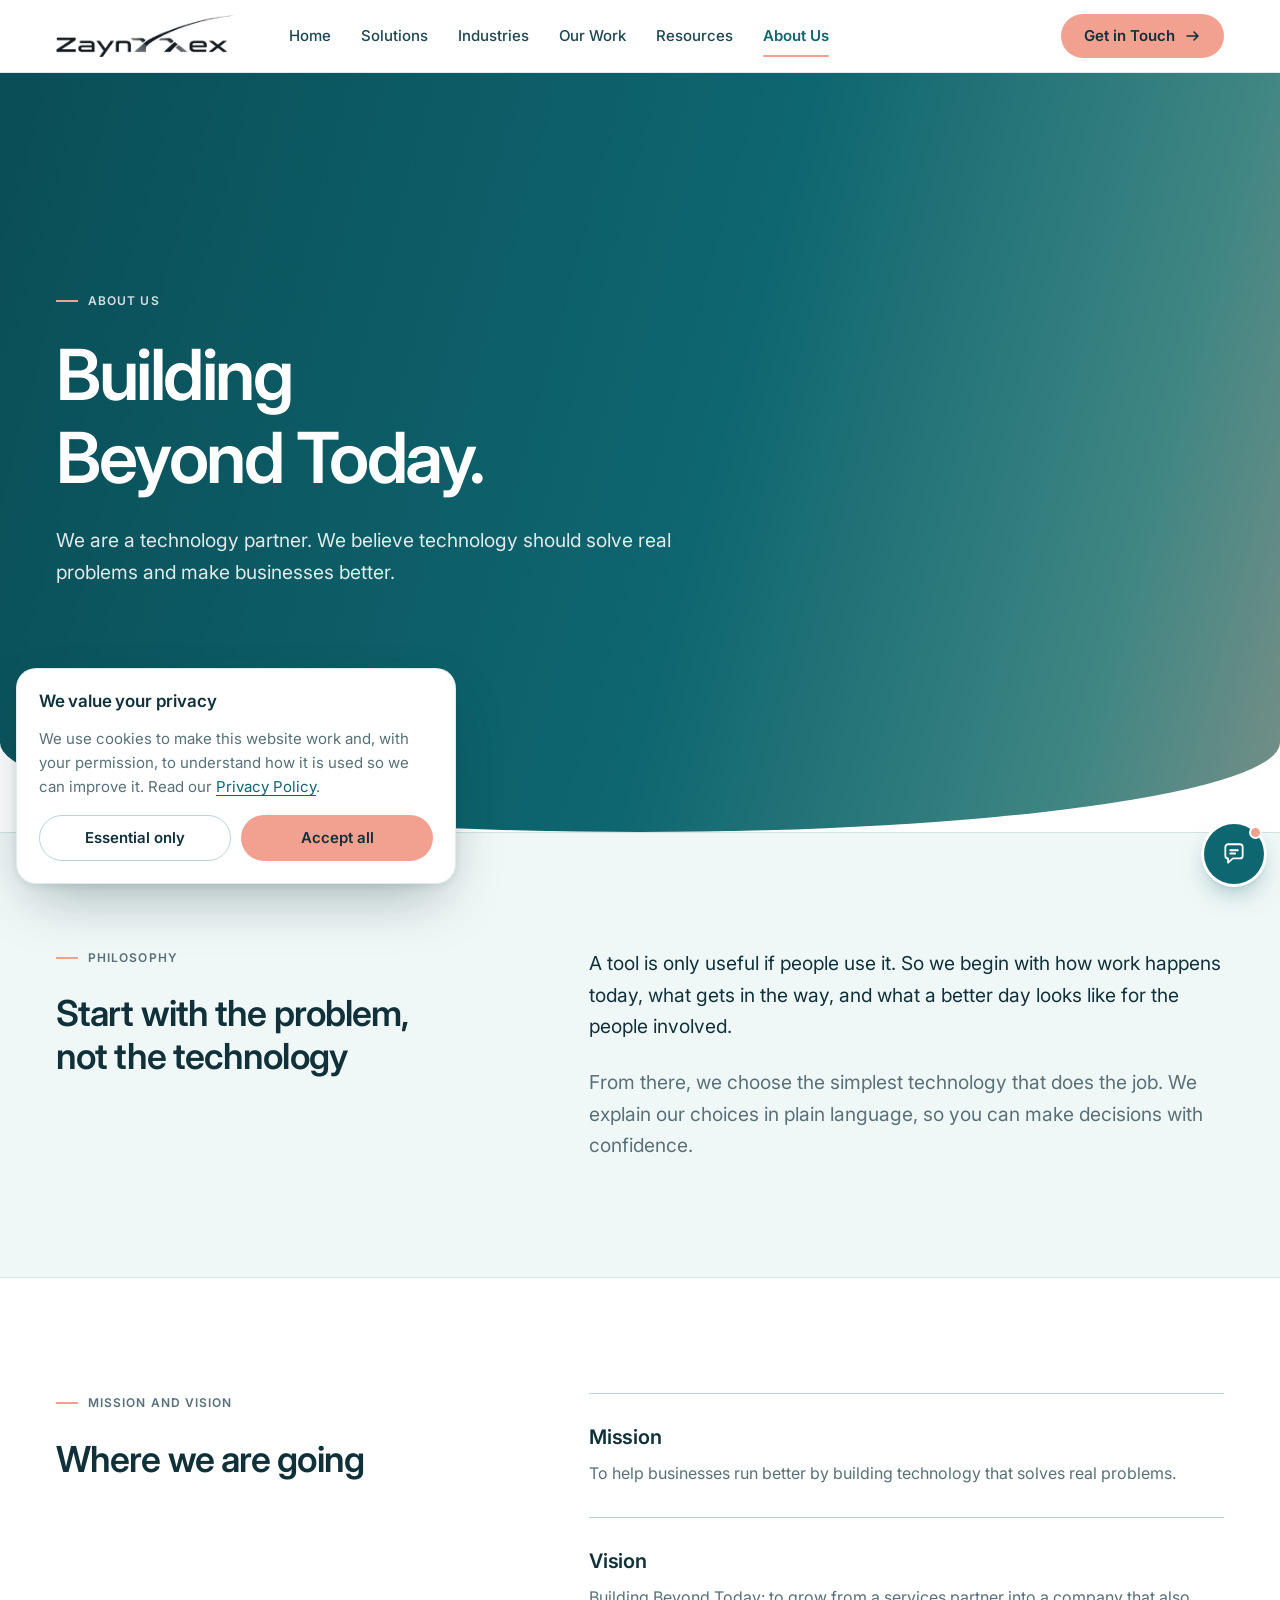
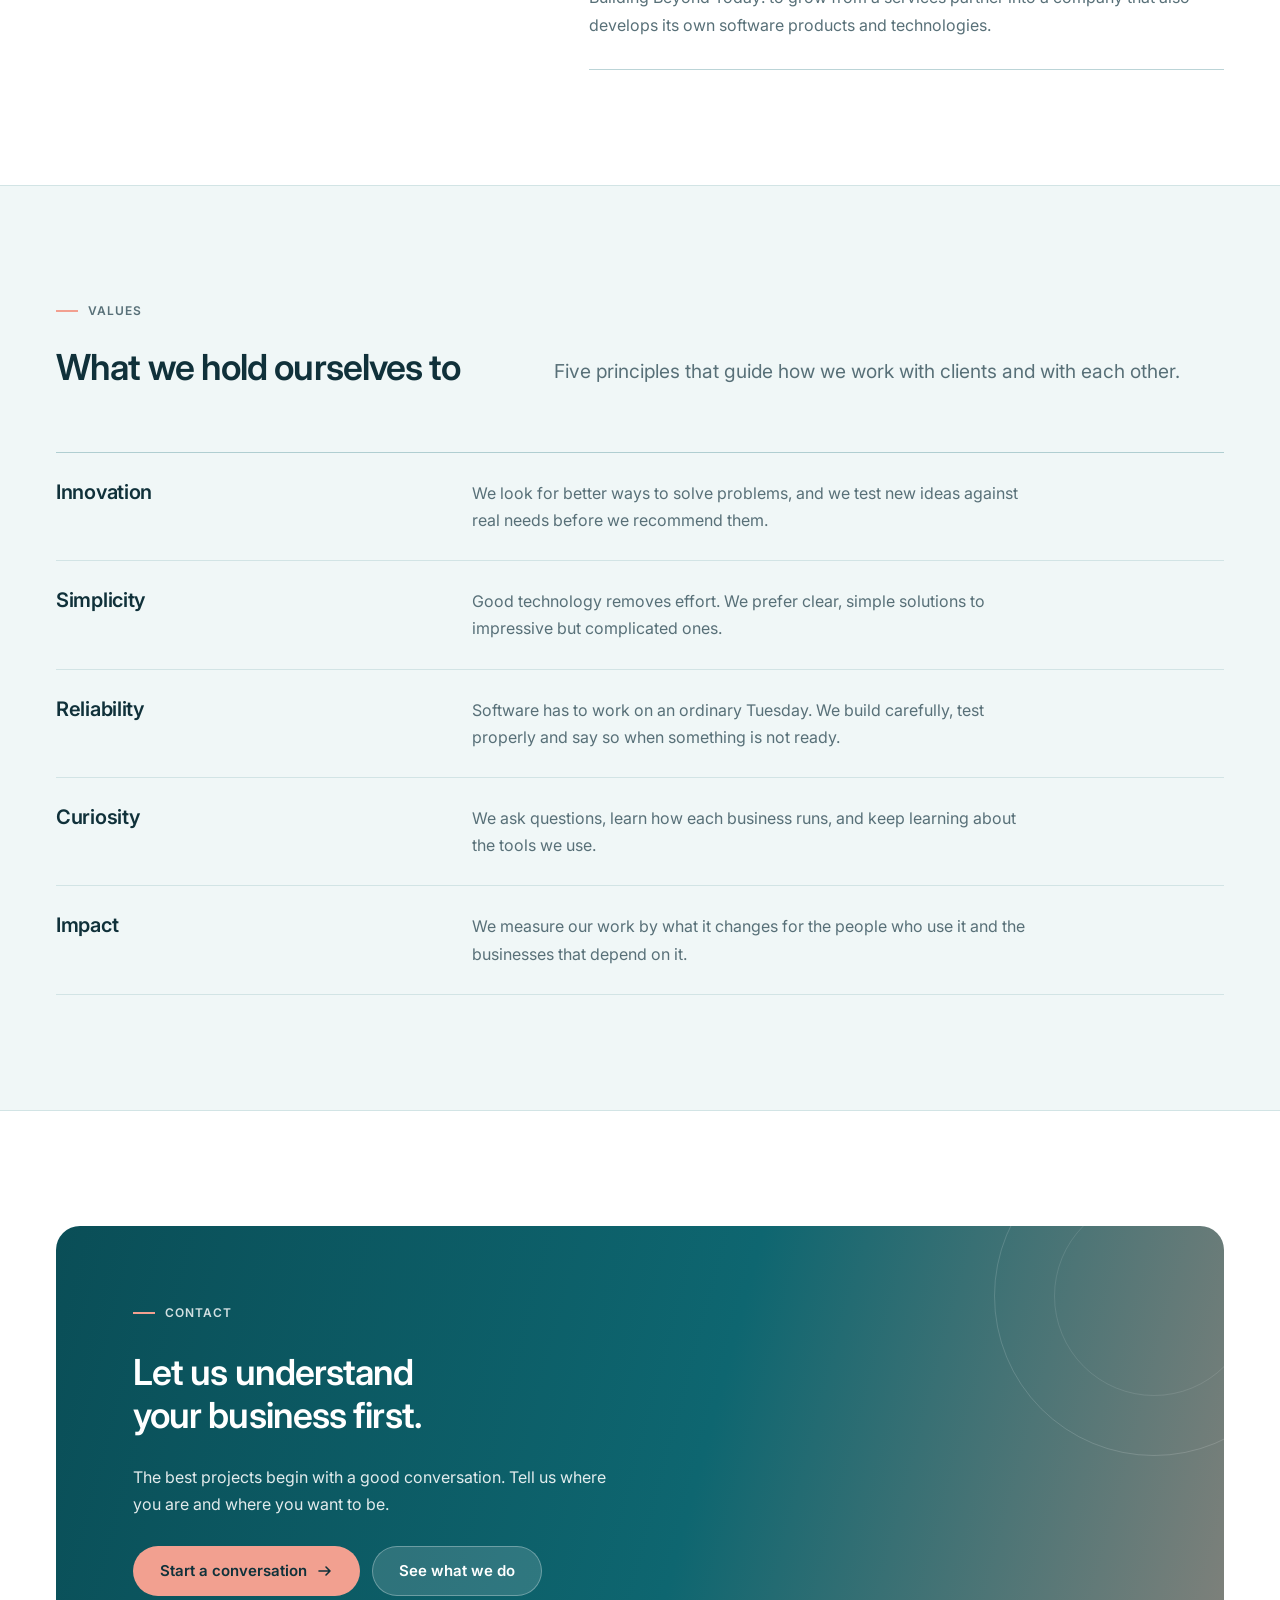
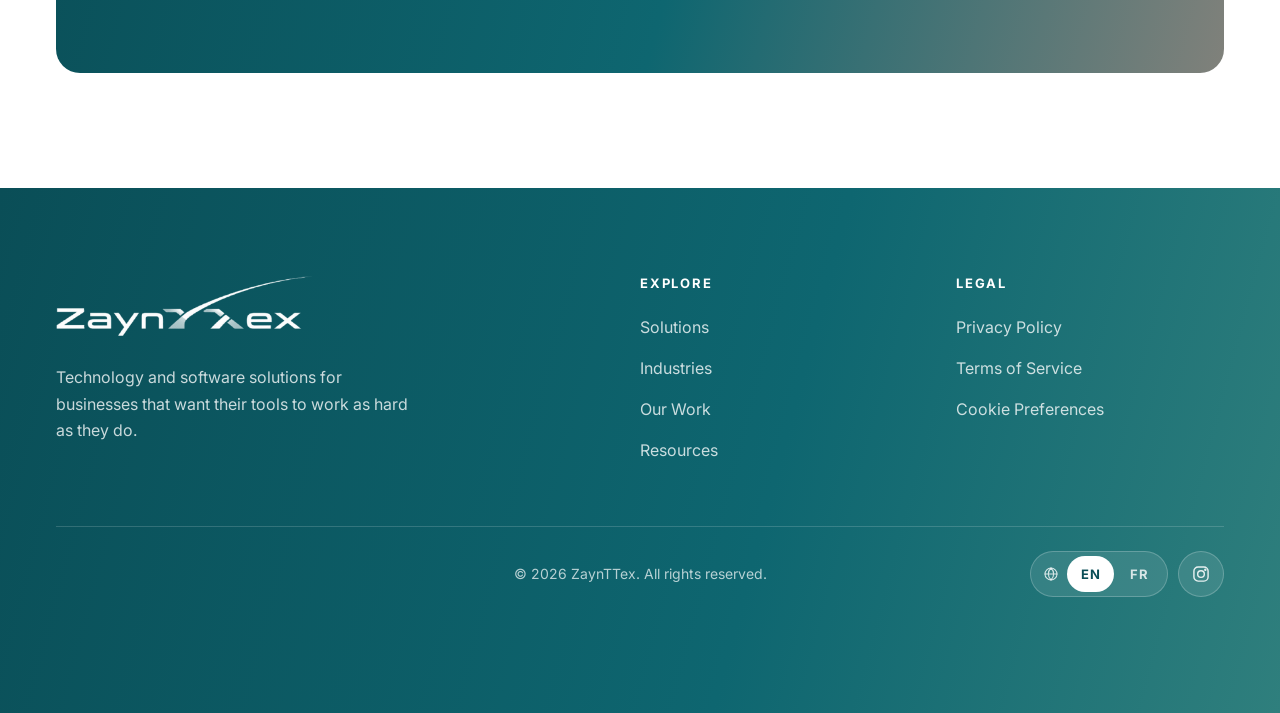
<file: about.html>
<!doctype html>
<html lang="en"><head><meta charset="utf-8"><meta name="viewport" content="width=device-width,initial-scale=1,viewport-fit=cover">
<title>About Us | ZaynTTex</title><meta name="description" content="Our philosophy, mission, vision and values as a technology partner for businesses.">
<script>(function(){try{var k="zaynttex-lang",v=null;try{v=localStorage.getItem(k)}catch(e){}if(!v){var m=String(window.name||"").match(/zaynttex-lang=(\w\w)/);v=m&&m[1]}if(v!=="en"&&v!=="fr"){var l=navigator.languages&&navigator.languages.length?navigator.languages:[navigator.language||"en"];v="en";for(var i=0;i<l.length;i++){var c=String(l[i]).toLowerCase().slice(0,2);if(c==="en"||c==="fr"){v=c;break}}}try{var nv=performance.getEntriesByType("navigation")[0];if(nv&&nv.type==="back_forward"){history.scrollRestoration="auto"}else{history.scrollRestoration="manual";window.scrollTo(0,0)}}catch(e){}var d=document.documentElement;d.lang=v;d.setAttribute("data-lang",v);if(v==="fr"){d.setAttribute("data-i18n-wait","");setTimeout(function(){d.removeAttribute("data-i18n-wait")},2500)}}catch(e){}})();</script>
<style>html[data-i18n-wait] body{visibility:hidden}</style><noscript><style>html[data-i18n-wait] body{visibility:visible}</style></noscript>
<link rel="stylesheet" href="https://fonts.googleapis.com/css2?family=Inter:wght@400;500;600&display=swap">
<link rel="stylesheet" href="styles.css">
<style>:root{padding-top:env(safe-area-inset-top,0px);padding-bottom:env(safe-area-inset-bottom,0px)}</style>
</head><body>
<a class="skip" href="#main">Skip to content</a>
<header class="site-head">
  <div class="bar"><a class="brand" href="index.html" aria-label="ZaynTTex, home"><img class="brand-logo" src="logo.png" alt="" height="40"></a>
    <nav class="nav-links" aria-label="Main"><ul style="display:contents;list-style:none;margin:0;padding:0"><li style="display:block"><a href="index.html">Home</a></li><li style="display:block"><a href="solutions.html">Solutions</a></li><li style="display:block"><a href="industries.html">Industries</a></li><li style="display:block"><a href="work.html">Our Work</a></li><li style="display:block"><a href="resources.html">Resources</a></li><li style="display:block"><a href="about.html" aria-current="page">About Us</a></li></ul></nav>
    <div class="actions"><a class="btn btn-primary" href="contact.html">Get in Touch <svg viewBox="0 0 16 16" fill="none" stroke="currentColor" stroke-width="1.6" stroke-linecap="round" stroke-linejoin="round" aria-hidden="true"><path d="M2 8h11M9 4l4 4-4 4"/></svg></a>
    <button class="burger" id="menu-btn" type="button" aria-expanded="false" aria-controls="menu-panel" aria-label="Open menu"><span class="ln"><i></i><i></i><i></i></span></button></div>
  </div>
</header>
<div class="mpanel" id="menu-panel">
  <nav aria-label="Mobile"><a class="link" href="index.html">Home</a><a class="link" href="solutions.html">Solutions</a><a class="link" href="industries.html">Industries</a><a class="link" href="work.html">Our Work</a><a class="link" href="resources.html">Resources</a><a class="link" href="about.html" aria-current="page">About Us</a><a class="link" href="contact.html">Contact</a></nav>
  <a class="btn btn-primary" href="contact.html">Get in Touch <svg viewBox="0 0 16 16" fill="none" stroke="currentColor" stroke-width="1.6" stroke-linecap="round" stroke-linejoin="round" aria-hidden="true"><path d="M2 8h11M9 4l4 4-4 4"/></svg></a>
</div>
<main id="main">
<section class="page-head" style="border-bottom:0"><div class="wrap vision"><span class="eyebrow">About us</span><h2 style="margin-top:22px;animation:rise .8s var(--ease) both">Building Beyond Today.</h2>
<p class="lead" style="margin-top:26px">We are a technology partner. We believe technology should solve real problems and make businesses better.</p></div></section>
<section class="section band"><div class="wrap two"><div class="stack"><span class="eyebrow">Philosophy</span><h2>Start with the problem, not the technology</h2></div>
<div class="stack"><p class="lead" style="max-width:60ch;color:var(--ink)">A tool is only useful if people use it. So we begin with how work happens today, what gets in the way, and what a better day looks like for the people involved.</p>
<p class="lead" style="max-width:60ch">From there, we choose the simplest technology that does the job. We explain our choices in plain language, so you can make decisions with confidence.</p></div></div></section>
<section class="section"><div class="wrap two"><div class="stack"><span class="eyebrow">Mission and vision</span><h2>Where we are going</h2></div>
<div class="mv"><div><h3>Mission</h3><p class="muted">To help businesses run better by building technology that solves real problems.</p></div>
<div><h3>Vision</h3><p class="muted">Building Beyond Today: to grow from a services partner into a company that also develops its own software products and technologies.</p></div></div></div></section>
<section class="section band"><div class="wrap"><div class="sec-head"><div class="stack"><span class="eyebrow">Values</span><h2>What we hold ourselves to</h2></div><p class="lead">Five principles that guide how we work with clients and with each other.</p></div>
<ul class="vals" style="margin:0;padding:0;list-style:none"><li class="val"><h3>Innovation</h3><p>We look for better ways to solve problems, and we test new ideas against real needs before we recommend them.</p></li><li class="val"><h3>Simplicity</h3><p>Good technology removes effort. We prefer clear, simple solutions to impressive but complicated ones.</p></li><li class="val"><h3>Reliability</h3><p>Software has to work on an ordinary Tuesday. We build carefully, test properly and say so when something is not ready.</p></li><li class="val"><h3>Curiosity</h3><p>We ask questions, learn how each business runs, and keep learning about the tools we use.</p></li><li class="val"><h3>Impact</h3><p>We measure our work by what it changes for the people who use it and the businesses that depend on it.</p></li></ul></div></section>
<section class="section"><div class="wrap"><div class="cta">
  <span class="eyebrow">Contact</span><h2>Let us understand your business first.</h2><p>The best projects begin with a good conversation. Tell us where you are and where you want to be.</p>
  <div class="btn-row"><a class="btn btn-primary" href="contact.html">Start a conversation <svg viewBox="0 0 16 16" fill="none" stroke="currentColor" stroke-width="1.6" stroke-linecap="round" stroke-linejoin="round" aria-hidden="true"><path d="M2 8h11M9 4l4 4-4 4"/></svg></a><a class="btn btn-ghost" href="solutions.html">See what we do</a></div>
</div></div></section>
</main>
<footer class="foot"><div class="wrap">
  <div class="foot-grid">
    <div class="fbrand"><a class="brand" href="index.html" aria-label="ZaynTTex, home"><img class="brand-logo" src="logo-white.png" alt="" height="40"></a><p>Technology and software solutions for businesses that want their tools to work as hard as they do.</p></div>
    <div class="fcol"><h2 class="ftitle">Explore</h2><ul><li><a href="solutions.html">Solutions</a></li><li><a href="industries.html">Industries</a></li><li><a href="work.html">Our Work</a></li><li><a href="resources.html">Resources</a></li></ul></div>
    <div class="fcol"><h2 class="ftitle">Legal</h2><ul><li><a href="privacy.html">Privacy Policy</a></li><li><a href="terms.html">Terms of Service</a></li><li><a href="#" data-cookie>Cookie Preferences</a></li></ul></div>
  </div>
  <div class="legal"><span class="legal-copy">&copy; 2026 ZaynTTex. All rights reserved.</span>
    <div class="foot-tools"><div class="lang" role="group" aria-label="Language"><svg viewBox="0 0 24 24" aria-hidden="true"><circle cx="12" cy="12" r="9"/><path d="M3 12h18M12 3c2.6 2.6 4 5.7 4 9s-1.4 6.4-4 9c-2.6-2.6-4-5.7-4-9s1.4-6.4 4-9z"/></svg><button type="button" class="lang-btn" data-lang="en" lang="en" aria-label="English" title="English" aria-pressed="true">EN</button><button type="button" class="lang-btn" data-lang="fr" lang="fr" aria-label="Fran&ccedil;ais" title="Fran&ccedil;ais" aria-pressed="false">FR</button></div><a class="social" href="https://www.instagram.com/" target="_blank" rel="noopener" aria-label="Instagram" title="Instagram"><svg viewBox="0 0 24 24" aria-hidden="true"><rect x="3.5" y="3.5" width="17" height="17" rx="5"/><circle cx="12" cy="12" r="4"/><circle cx="17.2" cy="6.8" r=".6" fill="currentColor"/></svg></a></div></div>
</div></footer>
<script>(function () {
  "use strict";
  var FR = {"Skip to content": "Aller au contenu", "Home": "Accueil", "Solutions": "Solutions", "Industries": "Secteurs", "Our Work": "Nos r\u00e9alisations", "Resources": "Ressources", "About Us": "\u00c0 propos", "Get in Touch": "Nous contacter", "Contact": "Contact", "Technology and software solutions": "Solutions technologiques et logicielles", "Technology That Moves Businesses Forward.": "La technologie qui fait avancer les entreprises.", "We design and develop digital solutions that simplify complexity, improve operations, and help businesses grow.": "Nous concevons et d\u00e9veloppons des solutions num\u00e9riques qui simplifient la complexit\u00e9, am\u00e9liorent les op\u00e9rations et aident les entreprises \u00e0 se d\u00e9velopper.", "Explore Our Solutions": "D\u00e9couvrir nos solutions", "Let\u2019s Talk": "Parlons-en", "Stock and operations": "Stocks et op\u00e9rations", "Dashboard": "Tableau de bord", "Inventory": "Inventaire", "Orders": "Commandes", "Rooms and tables": "Chambres et tables", "Today": "Aujourd\u2019hui", "Low stock": "Stock faible", "Open orders": "Commandes en cours", "Occupancy": "Occupation", "Stock used this week": "Stock utilis\u00e9 cette semaine", "Item": "Article", "Stock level": "Niveau de stock", "Status": "Statut", "Tomatoes": "Tomates", "Kitchen": "Cuisine", "In stock": "En stock", "Olive oil": "Huile d\u2019olive", "Coffee beans": "Caf\u00e9 en grains", "Bar": "Bar", "Low": "Faible", "Ordered": "Command\u00e9", "Bed linen": "Linge de lit", "Housekeeping": "M\u00e9nage", "Towels": "Serviettes", "Purchase orders": "Bons de commande", "Fresh produce": "Produits frais", "Delivered": "Livr\u00e9", "Linen service": "Service de linge", "On the way": "En route", "Bar supplies": "Fournitures du bar", "Draft": "Brouillon", "Free": "Libre", "Occupied": "Occup\u00e9", "Cleaning": "Nettoyage", "Tables": "Tables", "Rooms": "Chambres", "Who we are": "Qui nous sommes", "We are a technology partner for businesses that have outgrown their spreadsheets, their patchwork of apps, or their current website.": "Nous sommes un partenaire technologique pour les entreprises qui d\u00e9passent leurs tableurs, leur mosa\u00efque d\u2019applications ou leur site web actuel.", "We build custom software, websites, management systems and automations. The goal is always the same: tools that fit the way your business works and are simple enough to use every day.": "Nous cr\u00e9ons des logiciels sur mesure, des sites web, des syst\u00e8mes de gestion et des automatisations. L\u2019objectif est toujours le m\u00eame : des outils adapt\u00e9s \u00e0 votre fa\u00e7on de travailler et assez simples pour \u00eatre utilis\u00e9s tous les jours.", "We also see this work as the groundwork for software products of our own, built on what we learn from solving real operational problems.": "Nous voyons aussi ce travail comme la base de nos propres produits logiciels, construits \u00e0 partir de ce que nous apprenons en r\u00e9solvant de vrais probl\u00e8mes op\u00e9rationnels.", "What we do": "Ce que nous faisons", "Six ways we help businesses work better": "Six fa\u00e7ons d\u2019aider les entreprises \u00e0 mieux fonctionner", "From a single custom tool to a full change in how your business runs, the work starts with the problem and ends with something your team can use.": "D\u2019un simple outil sur mesure \u00e0 une transformation compl\u00e8te de votre fonctionnement, le travail commence par le probl\u00e8me et aboutit \u00e0 quelque chose que votre \u00e9quipe peut utiliser.", "Custom Software Development": "D\u00e9veloppement de logiciels sur mesure", "Software built around how your business actually works.": "Des logiciels con\u00e7us autour de la fa\u00e7on dont votre entreprise fonctionne r\u00e9ellement.", "Website Design and Development": "Conception et d\u00e9veloppement de sites web", "Fast, clear websites your team can keep up to date.": "Des sites rapides et clairs que votre \u00e9quipe peut tenir \u00e0 jour.", "Business Management Systems": "Syst\u00e8mes de gestion d\u2019entreprise", "Orders, customers, stock and reporting in one place.": "Commandes, clients, stocks et rapports au m\u00eame endroit.", "Workflow Automation": "Automatisation des processus", "Fewer repetitive tasks and fewer copy-and-paste errors.": "Moins de t\u00e2ches r\u00e9p\u00e9titives et moins d\u2019erreurs de copier-coller.", "AI-Powered Solutions": "Solutions bas\u00e9es sur l\u2019IA", "AI applied to specific tasks, with clear limits and review.": "L\u2019IA appliqu\u00e9e \u00e0 des t\u00e2ches pr\u00e9cises, avec des limites claires et une relecture.", "Digital Transformation": "Transformation num\u00e9rique", "A practical plan for moving from scattered tools to connected systems.": "Un plan concret pour passer d\u2019outils dispers\u00e9s \u00e0 des syst\u00e8mes connect\u00e9s.", "How we work": "Notre fa\u00e7on de travailler", "From the problem to a working solution": "Du probl\u00e8me \u00e0 une solution qui fonctionne", "A simple sequence, applied with care. You see progress at every stage and stay involved in the decisions that matter.": "Une s\u00e9quence simple, appliqu\u00e9e avec soin. Vous voyez l\u2019avancement \u00e0 chaque \u00e9tape et restez impliqu\u00e9 dans les d\u00e9cisions importantes.", "Listen": "\u00c9couter", "We start with your operation: how work moves, where it slows down, and what the people doing it need.": "Nous partons de votre activit\u00e9 : comment le travail circule, o\u00f9 il ralentit et ce dont les personnes qui le font ont besoin.", "Map": "Cartographier", "We describe the problem and the options in plain terms, and agree on a scope before building anything.": "Nous d\u00e9crivons le probl\u00e8me et les options en termes simples, et convenons d\u2019un p\u00e9rim\u00e8tre avant de construire quoi que ce soit.", "Build": "Construire", "We deliver in small stages you can review, so direction can change while change is still cheap.": "Nous livrons par petites \u00e9tapes que vous pouvez examiner, afin que la direction puisse changer tant que le changement co\u00fbte peu.", "Refine": "Affiner", "After launch we look at how the work is going and adjust, document and hand over what you need.": "Apr\u00e8s le lancement, nous observons comment cela se passe, puis nous ajustons, documentons et transmettons ce dont vous avez besoin.", "Built for the way different businesses operate": "Con\u00e7u pour la fa\u00e7on de travailler de chaque entreprise", "Every sector has its own routines and pressures. We learn yours before we propose anything.": "Chaque secteur a ses routines et ses contraintes. Nous apprenons les v\u00f4tres avant de proposer quoi que ce soit.", "All industries": "Tous les secteurs", "Retail and Commerce": "Commerce et distribution", "Restaurants and Hospitality": "Restauration et h\u00f4tellerie", "Professional Services": "Services professionnels", "Small and Medium Businesses": "Petites et moyennes entreprises", "Other sectors": "Autres secteurs", "Have a business problem worth solving?": "Un probl\u00e8me d\u2019entreprise \u00e0 r\u00e9soudre ?", "Tell us what is slowing your business down. We will talk it through and say plainly whether and how we can help.": "Dites-nous ce qui ralentit votre entreprise. Nous en discuterons et vous dirons franchement si et comment nous pouvons aider.", "Start a conversation": "D\u00e9marrer la conversation", "See what we do": "Voir ce que nous faisons", "Technology and software solutions for businesses that want their tools to work as hard as they do.": "Des solutions technologiques et logicielles pour les entreprises qui veulent des outils aussi efficaces qu\u2019elles.", "Explore": "Explorer", "Legal": "Mentions l\u00e9gales", "Privacy Policy": "Politique de confidentialit\u00e9", "Terms of Service": "Conditions d\u2019utilisation", "Cookie Preferences": "Pr\u00e9f\u00e9rences des cookies", "\u00a9 2026 ZaynTTex. All rights reserved.": "\u00a9 2026 ZaynTTex. Tous droits r\u00e9serv\u00e9s.", "Language": "Langue", "Chat with us": "Discutez avec nous", "We reply on WhatsApp": "Nous r\u00e9pondons sur WhatsApp", "Hello. Tell us what you are working on and we will reply as soon as we can.": "Bonjour. Dites-nous sur quoi vous travaillez et nous vous r\u00e9pondrons d\u00e8s que possible.", "Chat on WhatsApp": "Discuter sur WhatsApp", "Opens WhatsApp in a new tab.": "Ouvre WhatsApp dans un nouvel onglet.", "We value your privacy": "Nous respectons votre vie priv\u00e9e", "We use cookies to make this website work and, with your permission, to understand how it is used so we can improve it. Read our": "Nous utilisons des cookies pour faire fonctionner ce site et, avec votre accord, pour comprendre comment il est utilis\u00e9 afin de l\u2019am\u00e9liorer. Consultez notre", "Essential only": "Essentiels uniquement", "Accept all": "Tout accepter", "ZaynTTex, home": "ZaynTTex, accueil", "Main": "Principal", "Open menu": "Ouvrir le menu", "Close menu": "Fermer le menu", "Mobile": "Mobile", "Open chat": "Ouvrir le chat", "Close chat": "Fermer le chat", "Cookie preferences": "Pr\u00e9f\u00e9rences des cookies", "Animated inventory console for a restaurant or hotel, with a mouse pointer moving between dashboard, inventory, orders and rooms pages": "Console d\u2019inventaire anim\u00e9e pour un restaurant ou un h\u00f4tel, avec un pointeur de souris qui passe du tableau de bord \u00e0 l\u2019inventaire, aux commandes et aux chambres", "Custom software, websites, management systems and automation that help businesses simplify operations and grow.": "Logiciels sur mesure, sites web, syst\u00e8mes de gestion et automatisation pour aider les entreprises \u00e0 simplifier leurs op\u00e9rations et \u00e0 se d\u00e9velopper.", "Solutions | ZaynTTex": "Solutions | ZaynTTex", "Industries | ZaynTTex": "Secteurs | ZaynTTex", "Our Work | ZaynTTex": "Nos r\u00e9alisations | ZaynTTex", "Resources | ZaynTTex": "Ressources | ZaynTTex", "About Us | ZaynTTex": "\u00c0 propos | ZaynTTex", "Contact | ZaynTTex": "Contact | ZaynTTex", "Privacy Policy | ZaynTTex": "Politique de confidentialit\u00e9 | ZaynTTex", "Terms of Service | ZaynTTex": "Conditions d\u2019utilisation | ZaynTTex", "Technology services shaped around your operations": "Des services technologiques fa\u00e7onn\u00e9s autour de vos op\u00e9rations", "Six areas of work, each aimed at a specific kind of business problem. Most projects combine more than one.": "Six domaines de travail, chacun visant un type pr\u00e9cis de probl\u00e8me d\u2019entreprise. La plupart des projets en combinent plusieurs.", "The problem": "Le probl\u00e8me", "The value": "La valeur", "Off-the-shelf tools make a business bend its process around the software. The gaps get filled with spreadsheets, manual steps and workarounds that only one person understands.": "Les outils standards obligent l\u2019entreprise \u00e0 adapter ses processus au logiciel. Les manques sont combl\u00e9s par des tableurs, des \u00e9tapes manuelles et des solutions de contournement que seule une personne comprend.", "We scope the problem with you, then build software around how your business works. We deliver in stages, document what we build, and design it so it can be extended later.": "Nous d\u00e9finissons le probl\u00e8me avec vous, puis construisons un logiciel autour de votre fonctionnement. Nous livrons par \u00e9tapes, documentons ce que nous cr\u00e9ons et le concevons pour qu\u2019il puisse \u00e9voluer.", "Tools that fit the work, a result you own, and software that can change when the business does.": "Des outils adapt\u00e9s au travail, un r\u00e9sultat qui vous appartient et un logiciel qui \u00e9volue avec votre entreprise.", "A website that is slow, unclear or hard to update loses people before they get in touch, and it often falls out of date because changing it is a chore.": "Un site lent, confus ou difficile \u00e0 mettre \u00e0 jour fait perdre des visiteurs avant qu\u2019ils ne vous contactent, et il devient vite obsol\u00e8te parce que le modifier est une corv\u00e9e.", "We design and build responsive, accessible websites with a clear structure and straightforward content. We set them up so your team can edit what needs editing.": "Nous concevons et r\u00e9alisons des sites adaptatifs et accessibles, avec une structure claire et un contenu simple. Nous les configurons pour que votre \u00e9quipe puisse modifier ce qui doit l\u2019\u00eatre.", "A site that explains your business plainly, loads quickly on any device, and stays current.": "Un site qui pr\u00e9sente clairement votre activit\u00e9, se charge vite sur tout appareil et reste \u00e0 jour.", "Orders, customers, stock, invoices and schedules live in different places. Staff enter the same data twice, and reports from different tools do not agree.": "Commandes, clients, stocks, factures et plannings sont dispers\u00e9s. Le personnel saisit deux fois les m\u00eames donn\u00e9es et les rapports de diff\u00e9rents outils ne concordent pas.", "We bring the functions you rely on into one system, with roles, permissions and reports that match the way your operation runs.": "Nous r\u00e9unissons les fonctions dont vous avez besoin dans un seul syst\u00e8me, avec des r\u00f4les, des permissions et des rapports adapt\u00e9s \u00e0 votre activit\u00e9.", "One reliable source of information, less duplicated effort, and a clearer view of the business.": "Une source d\u2019information fiable, moins de doubles saisies et une vision plus claire de l\u2019entreprise.", "Copying data between tools, chasing approvals and sending routine messages take hours every week and invite small mistakes.": "Copier des donn\u00e9es d\u2019un outil \u00e0 l\u2019autre, relancer pour des validations et envoyer des messages de routine prennent des heures chaque semaine et provoquent de petites erreurs.", "We map the process first, then automate the predictable steps. People stay in the loop wherever judgment is needed.": "Nous cartographions d\u2019abord le processus, puis automatisons les \u00e9tapes pr\u00e9visibles. Les personnes restent dans la boucle partout o\u00f9 un jugement est n\u00e9cessaire.", "Time returned to your team, fewer errors, and processes that run the same way each time.": "Du temps rendu \u00e0 votre \u00e9quipe, moins d\u2019erreurs et des processus qui se d\u00e9roulent de la m\u00eame fa\u00e7on \u00e0 chaque fois.", "Many businesses see potential in AI but are unsure where it helps, where it adds risk, and how to use it without disrupting existing work.": "Beaucoup d\u2019entreprises voient le potentiel de l\u2019IA mais ne savent pas o\u00f9 elle aide, o\u00f9 elle ajoute des risques, ni comment l\u2019utiliser sans perturber le travail existant.", "We identify specific tasks where AI can help, such as sorting, summarising or searching information. We build it into your tools with review steps and clear limits.": "Nous identifions les t\u00e2ches pr\u00e9cises o\u00f9 l\u2019IA peut aider, comme trier, r\u00e9sumer ou rechercher de l\u2019information. Nous l\u2019int\u00e9grons \u00e0 vos outils avec des \u00e9tapes de relecture et des limites claires.", "Practical use of AI where it earns its place, with human oversight and no unexplained black boxes.": "Un usage concret de l\u2019IA l\u00e0 o\u00f9 elle a sa place, avec un contr\u00f4le humain et sans bo\u00eete noire inexpliqu\u00e9e.", "Technology decisions made one tool at a time leave a business with systems that do not connect and no clear direction.": "Des d\u00e9cisions technologiques prises outil par outil laissent l\u2019entreprise avec des syst\u00e8mes qui ne communiquent pas et sans direction claire.", "We review your current tools and processes, set priorities with you, and plan a sequence of changes your business can absorb.": "Nous examinons vos outils et processus actuels, d\u00e9finissons les priorit\u00e9s avec vous et planifions une suite de changements que votre entreprise peut absorber.", "A roadmap grounded in your operations, so each investment supports the next one.": "Une feuille de route ancr\u00e9e dans vos op\u00e9rations, pour que chaque investissement soutienne le suivant.", "Not sure which one you need?": "Vous ne savez pas laquelle choisir ?", "Describe the problem as you see it. We will help you work out where to start.": "D\u00e9crivez le probl\u00e8me tel que vous le voyez. Nous vous aiderons \u00e0 savoir par o\u00f9 commencer.", "Talk to us": "Parlez-nous", "The services we offer: custom software, websites, business systems, automation, AI and digital transformation.": "Nos services : logiciels sur mesure, sites web, syst\u00e8mes de gestion, automatisation, IA et transformation num\u00e9rique.", "Different businesses, different pressures": "Des entreprises diff\u00e9rentes, des contraintes diff\u00e9rentes", "The challenges below are typical for each sector. We use them as a starting point, then adapt to your actual operation.": "Les d\u00e9fis ci-dessous sont typiques de chaque secteur. Nous les utilisons comme point de d\u00e9part, puis nous nous adaptons \u00e0 votre activit\u00e9 r\u00e9elle.", "Common challenges": "D\u00e9fis courants", "How technology helps": "Comment la technologie aide", "Stock levels that differ between the shop, the website and the warehouse": "Des niveaux de stock qui diff\u00e8rent entre la boutique, le site web et l\u2019entrep\u00f4t", "Orders handled by hand across several channels": "Des commandes trait\u00e9es \u00e0 la main sur plusieurs canaux", "Little visibility into what sells and what sits": "Peu de visibilit\u00e9 sur ce qui se vend et ce qui stagne", "Inventory and order systems that keep channels in step": "Des syst\u00e8mes d\u2019inventaire et de commandes qui synchronisent les canaux", "Online stores connected to back-office tools": "Des boutiques en ligne connect\u00e9es aux outils de gestion", "Simple reporting on sales and stock": "Des rapports simples sur les ventes et les stocks", "Bookings taken by phone, message and paper": "Des r\u00e9servations prises par t\u00e9l\u00e9phone, message et papier", "Menus, suppliers and costs tracked in separate places": "Menus, fournisseurs et co\u00fbts suivis \u00e0 des endroits s\u00e9par\u00e9s", "Rotas that take hours to plan and change": "Des plannings qui prennent des heures \u00e0 \u00e9tablir et \u00e0 modifier", "Reservation and ordering tools that fit your service": "Des outils de r\u00e9servation et de commande adapt\u00e9s \u00e0 votre service", "Supplier and stock tracking": "Suivi des fournisseurs et des stocks", "Scheduling that reflects demand and availability": "Une planification qui refl\u00e8te la demande et les disponibilit\u00e9s", "Time and billing managed in spreadsheets": "Temps et facturation g\u00e9r\u00e9s dans des tableurs", "Client information scattered across inboxes": "Des informations clients dispers\u00e9es dans les bo\u00eetes mail", "Documents prepared by hand, again and again": "Des documents pr\u00e9par\u00e9s \u00e0 la main, encore et encore", "Client portals and project tracking": "Portails clients et suivi de projets", "Automated invoicing and payment reminders": "Facturation automatis\u00e9e et rappels de paiement", "Document workflows with approval steps": "Circuits de documents avec \u00e9tapes de validation", "Growing faster than the systems behind the business": "Une croissance plus rapide que les syst\u00e8mes qui la soutiennent", "Knowledge held by one or two people": "Un savoir d\u00e9tenu par une ou deux personnes", "Tools bought one at a time that do not work together": "Des outils achet\u00e9s un \u00e0 un qui ne fonctionnent pas ensemble", "Right-sized systems that cover the essentials": "Des syst\u00e8mes \u00e0 la bonne taille qui couvrent l\u2019essentiel", "Automation of routine admin": "Automatisation de l\u2019administratif courant", "A website that carries the business and is easy to maintain": "Un site web qui porte l\u2019activit\u00e9 et se maintient facilement", "Other Business Sectors": "Autres secteurs d\u2019activit\u00e9", "Sector-specific routines, rules and reporting duties": "Routines, r\u00e8gles et obligations de reporting propres au secteur", "Legacy tools that are difficult to replace": "Des outils anciens difficiles \u00e0 remplacer", "Processes that were never written down": "Des processus qui n\u2019ont jamais \u00e9t\u00e9 document\u00e9s", "A conversation first, to understand how your sector works": "D\u2019abord une conversation pour comprendre comment fonctionne votre secteur", "A scoped plan that builds only what you need": "Un plan cadr\u00e9 qui ne construit que ce dont vous avez besoin", "Software that can adapt as requirements change": "Un logiciel qui s\u2019adapte quand les besoins \u00e9voluent", "Does your sector look different?": "Votre secteur est diff\u00e9rent ?", "Many of the problems we solve are the same across sectors. Tell us about yours and we will tell you what we think.": "Beaucoup des probl\u00e8mes que nous r\u00e9solvons sont les m\u00eames d\u2019un secteur \u00e0 l\u2019autre. Parlez-nous du v\u00f4tre et nous vous dirons ce que nous en pensons.", "How technology can address operational challenges in retail, hospitality, professional services and small businesses.": "Comment la technologie peut r\u00e9pondre aux d\u00e9fis op\u00e9rationnels du commerce, de l\u2019h\u00f4tellerie-restauration, des services professionnels et des petites entreprises.", "Selected projects will appear here": "Les projets s\u00e9lectionn\u00e9s appara\u00eetront ici", "This page is ready for case studies. Each project will include screenshots, the problem it addressed, and how it was solved.": "Cette page est pr\u00eate \u00e0 accueillir des \u00e9tudes de cas. Chaque projet comprendra des captures d\u2019\u00e9cran, le probl\u00e8me trait\u00e9 et la fa\u00e7on dont il a \u00e9t\u00e9 r\u00e9solu.", "Featured project: screenshots coming soon": "Projet \u00e0 la une : captures d\u2019\u00e9cran \u00e0 venir", "Sector / project type": "Secteur / type de projet", "Project placeholder": "Emplacement de projet", "Future case studies": "Futures \u00e9tudes de cas", "What each project page will cover": "Ce que couvrira chaque page de projet", "A consistent structure, so every case study is easy to read and compare.": "Une structure homog\u00e8ne, pour que chaque \u00e9tude de cas soit facile \u00e0 lire et \u00e0 comparer.", "Context": "Contexte", "Who the project was for and the situation they were in.": "Pour qui \u00e9tait le projet et dans quelle situation il s\u2019inscrivait.", "Challenge": "D\u00e9fi", "The specific problem to be solved and why it mattered.": "Le probl\u00e8me pr\u00e9cis \u00e0 r\u00e9soudre et pourquoi il comptait.", "Approach": "Approche", "How the work was scoped, designed and built.": "Comment le travail a \u00e9t\u00e9 cadr\u00e9, con\u00e7u et r\u00e9alis\u00e9.", "Screens": "\u00c9crans", "Interface screenshots and short walkthroughs.": "Captures d\u2019\u00e9cran de l\u2019interface et courtes d\u00e9monstrations.", "Outcome": "R\u00e9sultat", "What changed, described with facts the client has confirmed.": "Ce qui a chang\u00e9, d\u00e9crit avec des faits confirm\u00e9s par le client.", "Want to be one of the first?": "Envie d\u2019\u00eatre parmi les premiers ?", "We would like to build the first projects on this page with the right partners. If you have a problem that fits, get in touch.": "Nous aimerions r\u00e9aliser les premiers projets de cette page avec les bons partenaires. Si vous avez un probl\u00e8me qui correspond, contactez-nous.", "A portfolio page prepared for future case studies, screenshots and project descriptions.": "Une page de r\u00e9alisations pr\u00eate pour de futures \u00e9tudes de cas, captures d\u2019\u00e9cran et descriptions de projets.", "Knowledge for businesses going digital": "Des connaissances pour les entreprises qui passent au num\u00e9rique", "We plan to publish articles, guides and explanations here. Nothing has been published yet, and this page will grow as content is added.": "Nous pr\u00e9voyons de publier ici des articles, des guides et des explications. Rien n\u2019a encore \u00e9t\u00e9 publi\u00e9 et cette page s\u2019enrichira au fil des contenus ajout\u00e9s.", "Featured": "\u00c0 la une", "The first article will be featured here": "Le premier article sera mis en avant ici", "A large image, a headline and a short summary. When content is ready, this space introduces the most useful piece.": "Une grande image, un titre et un court r\u00e9sum\u00e9. Quand le contenu sera pr\u00eat, cet espace pr\u00e9sentera le contenu le plus utile.", "Topics": "Th\u00e8mes", "What you will find here": "Ce que vous trouverez ici", "Five areas, each with its own listing once there is something to read.": "Cinq th\u00e8mes, chacun avec sa propre liste d\u00e8s qu\u2019il y aura quelque chose \u00e0 lire.", "Articles": "Articles", "Practical writing on building and running business software.": "Des textes pratiques sur la cr\u00e9ation et l\u2019exploitation de logiciels d\u2019entreprise.", "No entries yet": "Aucune entr\u00e9e pour le moment", "Insights": "Analyses", "Short perspectives on how technology is changing day-to-day operations.": "De courts points de vue sur la fa\u00e7on dont la technologie transforme le quotidien des entreprises.", "Guides": "Guides", "Step-by-step guidance on choosing, planning and adopting digital tools.": "Des conseils pas \u00e0 pas pour choisir, planifier et adopter des outils num\u00e9riques.", "Technology Explained": "La technologie expliqu\u00e9e", "Plain-language explanations of the technologies behind our work.": "Des explications en langage simple des technologies derri\u00e8re notre travail.", "Business and Digital Transformation": "Entreprise et transformation num\u00e9rique", "Resources for owners and teams planning a change in how they work.": "Des ressources pour les dirigeants et \u00e9quipes qui pr\u00e9voient de changer leur fa\u00e7on de travailler.", "Have a topic you would like covered?": "Un sujet que vous aimeriez voir trait\u00e9 ?", "If there is a question about technology or your business you would like answered in plain language, send it our way.": "Si vous avez une question sur la technologie ou votre entreprise \u00e0 laquelle vous aimeriez une r\u00e9ponse en langage simple, envoyez-la-nous.", "A resource library for articles, insights, guides and technology explanations. No content has been published yet.": "Une biblioth\u00e8que de ressources : articles, analyses, guides et explications technologiques. Aucun contenu n\u2019a encore \u00e9t\u00e9 publi\u00e9.", "About us": "\u00c0 propos", "Building Beyond Today.": "Construire au-del\u00e0 d\u2019aujourd\u2019hui.", "We are a technology partner. We believe technology should solve real problems and make businesses better.": "Nous sommes un partenaire technologique. Nous croyons que la technologie doit r\u00e9soudre de vrais probl\u00e8mes et rendre les entreprises meilleures.", "Philosophy": "Philosophie", "Start with the problem, not the technology": "Partir du probl\u00e8me, pas de la technologie", "A tool is only useful if people use it. So we begin with how work happens today, what gets in the way, and what a better day looks like for the people involved.": "Un outil n\u2019est utile que s\u2019il est utilis\u00e9. Nous commen\u00e7ons donc par la fa\u00e7on dont le travail se fait aujourd\u2019hui, ce qui g\u00eane et \u00e0 quoi ressemble une meilleure journ\u00e9e pour les personnes concern\u00e9es.", "From there, we choose the simplest technology that does the job. We explain our choices in plain language, so you can make decisions with confidence.": "Ensuite, nous choisissons la technologie la plus simple qui fait le travail. Nous expliquons nos choix en langage clair, pour que vous puissiez d\u00e9cider en confiance.", "Mission and vision": "Mission et vision", "Where we are going": "O\u00f9 nous allons", "Mission": "Mission", "To help businesses run better by building technology that solves real problems.": "Aider les entreprises \u00e0 mieux fonctionner en cr\u00e9ant une technologie qui r\u00e9sout de vrais probl\u00e8mes.", "Vision": "Vision", "Building Beyond Today: to grow from a services partner into a company that also develops its own software products and technologies.": "Construire au-del\u00e0 d\u2019aujourd\u2019hui : passer d\u2019un partenaire de services \u00e0 une entreprise qui d\u00e9veloppe aussi ses propres produits et technologies logiciels.", "Values": "Valeurs", "What we hold ourselves to": "Ce \u00e0 quoi nous nous tenons", "Five principles that guide how we work with clients and with each other.": "Cinq principes qui guident notre fa\u00e7on de travailler avec nos clients et entre nous.", "Innovation": "Innovation", "We look for better ways to solve problems, and we test new ideas against real needs before we recommend them.": "Nous cherchons de meilleures fa\u00e7ons de r\u00e9soudre les probl\u00e8mes et testons les nouvelles id\u00e9es face aux besoins r\u00e9els avant de les recommander.", "Simplicity": "Simplicit\u00e9", "Good technology removes effort. We prefer clear, simple solutions to impressive but complicated ones.": "Une bonne technologie supprime de l\u2019effort. Nous pr\u00e9f\u00e9rons les solutions claires et simples aux solutions impressionnantes mais compliqu\u00e9es.", "Reliability": "Fiabilit\u00e9", "Software has to work on an ordinary Tuesday. We build carefully, test properly and say so when something is not ready.": "Un logiciel doit fonctionner un mardi ordinaire. Nous construisons avec soin, testons correctement et le disons quand quelque chose n\u2019est pas pr\u00eat.", "Curiosity": "Curiosit\u00e9", "We ask questions, learn how each business runs, and keep learning about the tools we use.": "Nous posons des questions, apprenons comment chaque entreprise fonctionne et continuons d\u2019apprendre sur les outils que nous utilisons.", "Impact": "Impact", "We measure our work by what it changes for the people who use it and the businesses that depend on it.": "Nous mesurons notre travail \u00e0 ce qu\u2019il change pour les personnes qui l\u2019utilisent et les entreprises qui en d\u00e9pendent.", "Let us understand your business first.": "Laissez-nous d\u2019abord comprendre votre entreprise.", "The best projects begin with a good conversation. Tell us where you are and where you want to be.": "Les meilleurs projets commencent par une bonne conversation. Dites-nous o\u00f9 vous en \u00eates et o\u00f9 vous voulez aller.", "Our philosophy, mission, vision and values as a technology partner for businesses.": "Notre philosophie, notre mission, notre vision et nos valeurs en tant que partenaire technologique des entreprises.", "Let\u2019s talk about what you need.": "Parlons de ce dont vous avez besoin.", "Tell us about your project or the problem you are trying to solve. A rough description is enough to start.": "Parlez-nous de votre projet ou du probl\u00e8me que vous voulez r\u00e9soudre. Une description approximative suffit pour commencer.", "Tell us the context": "Donnez-nous le contexte", "What your business does and what is not working well.": "Ce que fait votre entreprise et ce qui ne fonctionne pas bien.", "We read it properly": "Nous le lisons attentivement", "Your message goes to people who will understand it.": "Votre message est envoy\u00e9 \u00e0 des personnes qui le comprendront.", "We reply by email": "Nous r\u00e9pondons par e-mail", "With questions, ideas or a suggested next step.": "Avec des questions, des id\u00e9es ou une proposition de prochaine \u00e9tape.", "Send a message": "Envoyer un message", "Fields marked optional can be left empty.": "Les champs marqu\u00e9s facultatifs peuvent rester vides.", "Full name": "Nom complet", "Business name": "Nom de l\u2019entreprise", "(optional)": "(facultatif)", "Email address": "Adresse e-mail", "Project type": "Type de projet", "Select a project type": "Choisir un type de projet", "Custom software": "Logiciel sur mesure", "Website design and development": "Conception et d\u00e9veloppement de site web", "Business management system": "Syst\u00e8me de gestion d\u2019entreprise", "Workflow automation": "Automatisation des processus", "AI-powered solution": "Solution bas\u00e9e sur l\u2019IA", "Digital transformation": "Transformation num\u00e9rique", "Something else": "Autre chose", "Message / project description": "Message / description du projet", "Leave this empty": "Laisser vide", "Send message": "Envoyer le message", "Sending": "Envoi en cours", "We use your details only to reply to this message.": "Nous utilisons vos coordonn\u00e9es uniquement pour r\u00e9pondre \u00e0 ce message.", "What are you trying to achieve, and what is getting in the way?": "Que cherchez-vous \u00e0 accomplir et qu\u2019est-ce qui vous en emp\u00eache ?", "Contact form for discussing your project or business challenge.": "Formulaire de contact pour parler de votre projet ou de votre d\u00e9fi d\u2019entreprise.", "This field is required.": "Ce champ est obligatoire.", "Please enter your name.": "Veuillez saisir votre nom.", "Please enter your email address.": "Veuillez saisir votre adresse e-mail.", "Please choose a project type.": "Veuillez choisir un type de projet.", "Please describe your project.": "Veuillez d\u00e9crire votre projet.", "Enter a valid email address, for example name@company.com.": "Saisissez une adresse e-mail valide, par exemple nom@entreprise.com.", "Add a little more detail, at least 20 characters.": "Ajoutez un peu plus de d\u00e9tails, au moins 20 caract\u00e8res.", "Please fix the highlighted fields and send again.": "Veuillez corriger les champs signal\u00e9s et envoyer \u00e0 nouveau.", "This form is not connected to a mailbox yet, so your message was not sent. Please try again later.": "Ce formulaire n\u2019est pas encore reli\u00e9 \u00e0 une bo\u00eete mail, votre message n\u2019a donc pas \u00e9t\u00e9 envoy\u00e9. Veuillez r\u00e9essayer plus tard.", "Thank you. Your message has been sent and we will get back to you by email.": "Merci. Votre message a \u00e9t\u00e9 envoy\u00e9 et nous vous r\u00e9pondrons par e-mail.", "Your message could not be sent. Check your connection and try again.": "Votre message n\u2019a pas pu \u00eatre envoy\u00e9. V\u00e9rifiez votre connexion et r\u00e9essayez.", "Your message could not be sent. Please try again.": "Votre message n\u2019a pas pu \u00eatre envoy\u00e9. Veuillez r\u00e9essayer.", "Company": "Soci\u00e9t\u00e9", "Last updated": "Derni\u00e8re mise \u00e0 jour", "2 November 2026": "2 novembre 2026", "Questions? Contact us": "Une question ? Contactez-nous", "How we handle information about the people who use this website and our services.": "Comment nous traitons les informations des personnes qui utilisent ce site et nos services.", "The terms that apply when you use this website and our services.": "Les conditions qui s\u2019appliquent lorsque vous utilisez ce site et nos services.", "Privacy Policy for ZaynTTex.": "Politique de confidentialit\u00e9 de ZaynTTex.", "Terms of Service for ZaynTTex.": "Conditions d\u2019utilisation de ZaynTTex.", "Company:": "Soci\u00e9t\u00e9 :", "Email:": "E-mail :", "Website:": "Site web :", "Location:": "Adresse :", "Rabat, Morocco": "Rabat, Maroc", "At ZaynTTex, we respect your privacy and are committed to protecting your personal information. This Privacy Policy explains how we collect, use, store, and protect information when you visit our website or contact us about our services.": "Chez ZaynTTex, nous respectons votre vie priv\u00e9e et nous nous engageons \u00e0 prot\u00e9ger vos informations personnelles. Cette politique de confidentialit\u00e9 explique comment nous collectons, utilisons, conservons et prot\u00e9geons les informations lorsque vous visitez notre site ou nous contactez au sujet de nos services.", "1. Information We Collect": "1. Informations que nous collectons", "We may collect the following information when you interact with our website:": "Nous pouvons collecter les informations suivantes lorsque vous interagissez avec notre site :", "Personal information:": "Informations personnelles :", "Name, email address, phone number, and business name.": "Nom, adresse e-mail, num\u00e9ro de t\u00e9l\u00e9phone et nom de l\u2019entreprise.", "Business information:": "Informations professionnelles :", "Information you voluntarily provide about your company, business activities, and project requirements.": "Informations que vous fournissez volontairement sur votre entreprise, vos activit\u00e9s et les besoins de votre projet.", "Technical information:": "Informations techniques :", "IP address, browser type, device information, and website usage data, where applicable.": "Adresse IP, type de navigateur, informations sur l\u2019appareil et donn\u00e9es d\u2019utilisation du site, le cas \u00e9ch\u00e9ant.", "Communication information:": "Informations de communication :", "Messages, inquiries, and other information you send through our contact forms or communication channels.": "Messages, demandes et autres informations que vous envoyez via nos formulaires de contact ou nos canaux de communication.", "We only collect information that is reasonably necessary for the purposes described in this policy.": "Nous ne collectons que les informations raisonnablement n\u00e9cessaires aux finalit\u00e9s d\u00e9crites dans cette politique.", "2. How We Use Your Information": "2. Comment nous utilisons vos informations", "We may use your information to:": "Nous pouvons utiliser vos informations pour :", "Respond to inquiries and service requests.": "R\u00e9pondre aux demandes de renseignements et de services.", "Understand your business needs and prepare project proposals.": "Comprendre les besoins de votre entreprise et pr\u00e9parer des propositions de projet.", "Provide website development, software, automation, and digital solutions.": "Fournir des services de d\u00e9veloppement de sites web, de logiciels, d\u2019automatisation et de solutions num\u00e9riques.", "Communicate with clients regarding projects and services.": "Communiquer avec les clients au sujet des projets et des services.", "Improve our website, services, and user experience.": "Am\u00e9liorer notre site, nos services et l\u2019exp\u00e9rience utilisateur.", "Maintain website security and prevent misuse.": "Maintenir la s\u00e9curit\u00e9 du site et pr\u00e9venir les abus.", "Comply with applicable legal obligations.": "Respecter les obligations l\u00e9gales applicables.", "We do not sell your personal information to third parties.": "Nous ne vendons pas vos informations personnelles \u00e0 des tiers.", "3. Data Sharing": "3. Partage des donn\u00e9es", "We may share limited information with trusted third-party service providers when necessary to operate our website or deliver our services.": "Nous pouvons partager des informations limit\u00e9es avec des prestataires tiers de confiance lorsque cela est n\u00e9cessaire pour exploiter notre site ou fournir nos services.", "These may include:": "Il peut s\u2019agir de :", "Website hosting providers.": "H\u00e9bergeurs de sites web.", "Email and communication providers.": "Fournisseurs de messagerie et de communication.", "Cloud storage and infrastructure providers.": "Fournisseurs de stockage cloud et d\u2019infrastructure.", "Analytics and website performance services.": "Services d\u2019analyse et de performance du site.", "Software and technology providers.": "Fournisseurs de logiciels et de technologies.", "Such providers may process information only as necessary for their services and subject to appropriate safeguards.": "Ces prestataires ne peuvent traiter les informations que dans la mesure n\u00e9cessaire \u00e0 leurs services et sous r\u00e9serve de garanties appropri\u00e9es.", "4. Data Storage and Security": "4. Conservation et s\u00e9curit\u00e9 des donn\u00e9es", "We take reasonable technical and organizational measures to protect personal information against unauthorized access, alteration, disclosure, loss, or destruction.": "Nous prenons des mesures techniques et organisationnelles raisonnables pour prot\u00e9ger les informations personnelles contre l\u2019acc\u00e8s non autoris\u00e9, l\u2019alt\u00e9ration, la divulgation, la perte ou la destruction.", "However, no method of electronic transmission or storage can be guaranteed to be completely secure.": "Toutefois, aucune m\u00e9thode de transmission ou de stockage \u00e9lectronique ne peut \u00eatre garantie comme totalement s\u00e9curis\u00e9e.", "We retain personal information only for as long as necessary to fulfill the purposes for which it was collected or to meet applicable legal requirements.": "Nous ne conservons les informations personnelles que le temps n\u00e9cessaire pour atteindre les finalit\u00e9s pour lesquelles elles ont \u00e9t\u00e9 collect\u00e9es ou pour respecter les exigences l\u00e9gales applicables.", "5. Cookies and Tracking Technologies": "5. Cookies et technologies de suivi", "Our website may use cookies or similar technologies to:": "Notre site peut utiliser des cookies ou des technologies similaires pour :", "Ensure the proper functioning of the website.": "Assurer le bon fonctionnement du site.", "Understand website traffic and visitor interactions.": "Comprendre la fr\u00e9quentation du site et les interactions des visiteurs.", "Improve performance and user experience.": "Am\u00e9liorer les performances et l\u2019exp\u00e9rience utilisateur.", "Where required, we will request your consent before using non-essential cookies.": "Lorsque la loi l\u2019exige, nous demanderons votre consentement avant d\u2019utiliser des cookies non essentiels.", "You can manage or disable cookies through your browser settings.": "Vous pouvez g\u00e9rer ou d\u00e9sactiver les cookies dans les param\u00e8tres de votre navigateur.", "6. Your Privacy Rights": "6. Vos droits en mati\u00e8re de vie priv\u00e9e", "Depending on applicable law, you may have the right to:": "Selon la loi applicable, vous pouvez avoir le droit de :", "Request access to your personal information.": "Demander l\u2019acc\u00e8s \u00e0 vos informations personnelles.", "Request correction of inaccurate information.": "Demander la correction d\u2019informations inexactes.", "Request deletion where legally applicable.": "Demander la suppression lorsque la loi le permet.", "Object to certain processing activities.": "Vous opposer \u00e0 certains traitements.", "Withdraw consent where processing is based on consent.": "Retirer votre consentement lorsque le traitement repose sur celui-ci.", "To exercise these rights, contact us using the details provided below.": "Pour exercer ces droits, contactez-nous aux coordonn\u00e9es indiqu\u00e9es ci-dessous.", "7. Third-Party Websites": "7. Sites web tiers", "Our website may contain links to third-party websites or services. We are not responsible for their privacy practices or content. We encourage you to review their respective privacy policies.": "Notre site peut contenir des liens vers des sites web ou services tiers. Nous ne sommes pas responsables de leurs pratiques de confidentialit\u00e9 ni de leur contenu. Nous vous encourageons \u00e0 consulter leurs politiques de confidentialit\u00e9 respectives.", "8. Children\u2019s Privacy": "8. Vie priv\u00e9e des enfants", "Our services are intended for businesses and general website visitors. We do not knowingly collect personal information from children without appropriate authorization.": "Nos services s\u2019adressent aux entreprises et aux visiteurs du site en g\u00e9n\u00e9ral. Nous ne collectons pas sciemment d\u2019informations personnelles aupr\u00e8s d\u2019enfants sans autorisation appropri\u00e9e.", "9. Changes to This Policy": "9. Modifications de cette politique", "We may update this Privacy Policy from time to time to reflect changes in our services, business practices, or applicable laws.": "Nous pouvons mettre \u00e0 jour cette politique de confidentialit\u00e9 de temps \u00e0 autre pour refl\u00e9ter les changements de nos services, de nos pratiques ou des lois applicables.", "Any updates will be published on this page with a revised update date.": "Toute mise \u00e0 jour sera publi\u00e9e sur cette page avec une date de mise \u00e0 jour r\u00e9vis\u00e9e.", "10. Contact Us": "10. Nous contacter", "If you have any questions about this Privacy Policy or how we handle personal information, please contact:": "Si vous avez des questions sur cette politique de confidentialit\u00e9 ou sur la fa\u00e7on dont nous traitons les informations personnelles, veuillez contacter :", "Welcome to ZaynTTex.": "Bienvenue chez ZaynTTex.", "These Terms of Service govern your access to and use of the ZaynTTex website and its content.": "Les pr\u00e9sentes conditions d\u2019utilisation r\u00e9gissent votre acc\u00e8s au site de ZaynTTex et \u00e0 son contenu, ainsi que leur utilisation.", "By accessing or using our website, you agree to these terms. If you do not agree, please discontinue using the website.": "En acc\u00e9dant \u00e0 notre site ou en l\u2019utilisant, vous acceptez ces conditions. Si vous ne les acceptez pas, veuillez cesser d\u2019utiliser le site.", "1. About Our Services": "1. \u00c0 propos de nos services", "ZaynTTex provides digital and technology solutions designed to help businesses improve their operations and online presence.": "ZaynTTex fournit des solutions num\u00e9riques et technologiques con\u00e7ues pour aider les entreprises \u00e0 am\u00e9liorer leurs op\u00e9rations et leur pr\u00e9sence en ligne.", "Our services may include:": "Nos services peuvent comprendre :", "Website design and development.": "La conception et le d\u00e9veloppement de sites web.", "Custom business management systems.": "Des syst\u00e8mes de gestion d\u2019entreprise sur mesure.", "Digital automation solutions.": "Des solutions d\u2019automatisation num\u00e9rique.", "Business software and internal tools.": "Des logiciels m\u00e9tier et des outils internes.", "Digital consulting and technical support.": "Du conseil num\u00e9rique et du support technique.", "Other technology-related services.": "D\u2019autres services li\u00e9s \u00e0 la technologie.", "The availability and scope of individual services may vary depending on the project.": "La disponibilit\u00e9 et l\u2019\u00e9tendue de chaque service peuvent varier selon le projet.", "2. Website Use": "2. Utilisation du site", "You agree to use our website lawfully and responsibly.": "Vous vous engagez \u00e0 utiliser notre site de mani\u00e8re licite et responsable.", "You must not:": "Vous ne devez pas :", "Use the website for unlawful purposes.": "Utiliser le site \u00e0 des fins ill\u00e9gales.", "Attempt to gain unauthorized access to our systems.": "Tenter d\u2019acc\u00e9der sans autorisation \u00e0 nos syst\u00e8mes.", "Interfere with website functionality or security.": "Perturber le fonctionnement ou la s\u00e9curit\u00e9 du site.", "Introduce malicious software or harmful code.": "Introduire des logiciels malveillants ou du code nuisible.", "Copy, reproduce, or distribute website content without permission.": "Copier, reproduire ou distribuer le contenu du site sans autorisation.", "Misrepresent your identity or submit fraudulent information.": "Usurper votre identit\u00e9 ou fournir des informations frauduleuses.", "We reserve the right to restrict access where misuse or security concerns arise.": "Nous nous r\u00e9servons le droit de restreindre l\u2019acc\u00e8s en cas d\u2019abus ou de probl\u00e8me de s\u00e9curit\u00e9.", "3. Project Requests and Agreements": "3. Demandes de projet et accords", "Submitting a contact form or requesting information does not automatically create a contractual relationship between you and ZaynTTex.": "L\u2019envoi d\u2019un formulaire de contact ou une demande d\u2019informations ne cr\u00e9e pas automatiquement de relation contractuelle entre vous et ZaynTTex.", "Each project may require a separate agreement, quotation, or written proposal specifying:": "Chaque projet peut n\u00e9cessiter un accord, un devis ou une proposition \u00e9crite distincts pr\u00e9cisant :", "The services to be delivered.": "Les services \u00e0 fournir.", "Project requirements and specifications.": "Les besoins et sp\u00e9cifications du projet.", "Pricing and payment conditions.": "Les tarifs et conditions de paiement.", "Estimated delivery schedule.": "Le calendrier de livraison estim\u00e9.", "Responsibilities of both parties.": "Les responsabilit\u00e9s des deux parties.", "Maintenance and support conditions, where applicable.": "Les conditions de maintenance et de support, le cas \u00e9ch\u00e9ant.", "A project will officially begin once the relevant terms have been accepted by both parties.": "Un projet commence officiellement lorsque les conditions correspondantes ont \u00e9t\u00e9 accept\u00e9es par les deux parties.", "4. Pricing and Payments": "4. Tarifs et paiements", "Prices for our services are communicated through individual quotations or proposals.": "Les prix de nos services sont communiqu\u00e9s par des devis ou propositions individuels.", "Unless otherwise agreed in writing:": "Sauf accord \u00e9crit contraire :", "All project costs must be agreed upon before work begins.": "Tous les co\u00fbts du projet doivent \u00eatre convenus avant le d\u00e9but du travail.", "Payment schedules will be specified in the relevant proposal.": "Les \u00e9ch\u00e9anciers de paiement seront pr\u00e9cis\u00e9s dans la proposition correspondante.", "Additional features or changes outside the original scope may involve additional costs.": "Les fonctionnalit\u00e9s ou modifications suppl\u00e9mentaires hors du p\u00e9rim\u00e8tre initial peuvent entra\u00eener des co\u00fbts suppl\u00e9mentaires.", "Hosting, domain registration, subscriptions, and third-party services may involve separate fees.": "L\u2019h\u00e9bergement, l\u2019enregistrement de noms de domaine, les abonnements et les services tiers peuvent entra\u00eener des frais distincts.", "5. Intellectual Property": "5. Propri\u00e9t\u00e9 intellectuelle", "All original content on the ZaynTTex website, including its branding, design, graphics, text, and visual elements, is protected by applicable intellectual property laws.": "Tout le contenu original du site de ZaynTTex, y compris son identit\u00e9 de marque, son design, ses graphismes, ses textes et ses \u00e9l\u00e9ments visuels, est prot\u00e9g\u00e9 par les lois applicables en mati\u00e8re de propri\u00e9t\u00e9 intellectuelle.", "You may not reproduce, distribute, modify, or commercially exploit such content without prior written authorization.": "Vous ne pouvez pas reproduire, distribuer, modifier ni exploiter commercialement ce contenu sans autorisation \u00e9crite pr\u00e9alable.", "For custom projects, ownership and licensing of the delivered websites, software, source code, and other materials will be determined by the individual project agreement.": "Pour les projets sur mesure, la propri\u00e9t\u00e9 et la licence des sites web, logiciels, codes sources et autres \u00e9l\u00e9ments livr\u00e9s seront d\u00e9termin\u00e9es par l\u2019accord propre \u00e0 chaque projet.", "Third-party software, libraries, and tools remain subject to their respective licenses.": "Les logiciels, biblioth\u00e8ques et outils tiers restent soumis \u00e0 leurs licences respectives.", "6. Client Responsibilities": "6. Responsabilit\u00e9s du client", "Clients are responsible for:": "Les clients sont responsables de :", "Providing accurate project information.": "Fournir des informations exactes sur le projet.", "Supplying the necessary content, materials, and access credentials.": "Fournir les contenus, supports et identifiants d\u2019acc\u00e8s n\u00e9cessaires.", "Ensuring they have the rights to any materials they provide.": "S\u2019assurer qu\u2019ils disposent des droits sur tous les \u00e9l\u00e9ments qu\u2019ils fournissent.", "Reviewing and approving project deliverables within agreed timelines.": "Examiner et valider les livrables du projet dans les d\u00e9lais convenus.", "Using delivered systems and services lawfully.": "Utiliser les syst\u00e8mes et services livr\u00e9s de mani\u00e8re licite.", "Delays in providing required information or approvals may affect project delivery schedules.": "Les retards dans la fourniture des informations ou validations requises peuvent affecter les d\u00e9lais de livraison du projet.", "7. Third-Party Services": "7. Services tiers", "Our solutions may rely on third-party services, including hosting providers, APIs, payment providers, software libraries, and external platforms.": "Nos solutions peuvent reposer sur des services tiers, notamment des h\u00e9bergeurs, des API, des prestataires de paiement, des biblioth\u00e8ques logicielles et des plateformes externes.", "ZaynTTex does not control these independent services and cannot guarantee their continuous availability, performance, or policies.": "ZaynTTex ne contr\u00f4le pas ces services ind\u00e9pendants et ne peut garantir leur disponibilit\u00e9 continue, leurs performances ou leurs politiques.", "Any applicable third-party terms and conditions remain the responsibility of the relevant provider and user.": "Les conditions g\u00e9n\u00e9rales applicables des tiers rel\u00e8vent de la responsabilit\u00e9 du prestataire concern\u00e9 et de l\u2019utilisateur.", "8. Service Availability": "8. Disponibilit\u00e9 du service", "We aim to maintain a reliable and accessible website. However, we do not guarantee uninterrupted availability.": "Nous cherchons \u00e0 maintenir un site fiable et accessible. Toutefois, nous ne garantissons pas une disponibilit\u00e9 ininterrompue.", "We may temporarily suspend or modify website functionality for maintenance, technical improvements, security reasons, or circumstances beyond our reasonable control.": "Nous pouvons suspendre ou modifier temporairement les fonctionnalit\u00e9s du site pour des raisons de maintenance, d\u2019am\u00e9liorations techniques, de s\u00e9curit\u00e9 ou de circonstances \u00e9chappant \u00e0 notre contr\u00f4le raisonnable.", "9. Limitation of Liability": "9. Limitation de responsabilit\u00e9", "To the extent permitted by applicable law, ZaynTTex shall not be responsible for:": "Dans la mesure permise par la loi applicable, ZaynTTex ne saurait \u00eatre responsable :", "Temporary website interruptions or technical failures.": "Des interruptions temporaires du site ou des d\u00e9faillances techniques.", "Problems caused by third-party services.": "Des probl\u00e8mes caus\u00e9s par des services tiers.", "Losses resulting from unauthorized use of client accounts or credentials.": "Des pertes r\u00e9sultant de l\u2019utilisation non autoris\u00e9e des comptes ou identifiants des clients.", "Indirect or consequential losses arising from the use of our website.": "Des pertes indirectes ou cons\u00e9cutives r\u00e9sultant de l\u2019utilisation de notre site.", "Nothing in these terms excludes liability that cannot legally be excluded or limits any mandatory rights available to consumers under applicable law.": "Rien dans ces conditions n\u2019exclut une responsabilit\u00e9 qui ne peut l\u00e9galement \u00eatre exclue ni ne limite les droits imp\u00e9ratifs dont disposent les consommateurs en vertu de la loi applicable.", "10. Privacy": "10. Confidentialit\u00e9", "Your use of our website is also governed by our Privacy Policy, which explains how personal information is collected and processed.": "Votre utilisation de notre site est \u00e9galement r\u00e9gie par notre politique de confidentialit\u00e9, qui explique comment les informations personnelles sont collect\u00e9es et trait\u00e9es.", "By using our website, you acknowledge that you have had the opportunity to review our Privacy Policy.": "En utilisant notre site, vous reconnaissez avoir eu la possibilit\u00e9 de consulter notre politique de confidentialit\u00e9.", "11. Changes to These Terms": "11. Modifications des pr\u00e9sentes conditions", "We reserve the right to update or modify these Terms of Service when necessary.": "Nous nous r\u00e9servons le droit de mettre \u00e0 jour ou de modifier ces conditions d\u2019utilisation lorsque n\u00e9cessaire.", "The latest version will always be published on this page, together with its updated date.": "La derni\u00e8re version sera toujours publi\u00e9e sur cette page, avec sa date de mise \u00e0 jour.", "12. Governing Law": "12. Droit applicable", "These Terms shall be interpreted in accordance with the applicable laws of the Kingdom of Morocco, without prejudice to mandatory consumer protection rules and other applicable legal provisions.": "Les pr\u00e9sentes conditions sont interpr\u00e9t\u00e9es conform\u00e9ment aux lois applicables du Royaume du Maroc, sans pr\u00e9judice des r\u00e8gles imp\u00e9ratives de protection des consommateurs et des autres dispositions l\u00e9gales applicables.", "Any disputes shall be handled by the competent courts in accordance with applicable law.": "Tout litige sera trait\u00e9 par les tribunaux comp\u00e9tents conform\u00e9ment \u00e0 la loi applicable.", "13. Contact Information": "13. Coordonn\u00e9es", "For questions regarding these Terms of Service, please contact:": "Pour toute question concernant ces conditions d\u2019utilisation, veuillez contacter :", "Hello ZaynTTex, I would like to talk about a project.": "Bonjour ZaynTTex, j\u2019aimerais parler d\u2019un projet.", "Live chat is not connected yet. For now, please use the contact form.": "Le chat en direct n\u2019est pas encore connect\u00e9. Pour le moment, veuillez utiliser le formulaire de contact.", "Open contact form": "Ouvrir le formulaire de contact", "How technology can improve your sales": "Comment la technologie peut am\u00e9liorer vos ventes", "Five practical ways software helps a business sell more, with the research behind each one and the numbers worth tracking.": "Cinq fa\u00e7ons concr\u00e8tes dont un logiciel aide une entreprise \u00e0 vendre davantage, avec les \u00e9tudes qui les appuient et les chiffres \u00e0 suivre.", "Article": "Article", "Published 5 November 2026": "Publi\u00e9 le 5 novembre 2026", "6 minute read": "Lecture de 6 minutes", "On this page": "Sur cette page", "Back to Resources": "Retour aux ressources", "Read the article": "Lire l\u2019article", "1 article": "1 article", "Statistics at a glance": "Les chiffres en bref", "retail conversion rate after a mobile site became 0.1 second faster": "du taux de conversion en commerce apr\u00e8s un site mobile plus rapide de 0,1 seconde", "typical revenue lift from personalisation, within a range of 5\u201325%": "d\u2019augmentation type du chiffre d\u2019affaires gr\u00e2ce \u00e0 la personnalisation, dans une fourchette de 5 \u00e0 25 %", "of the working week sales reps spend actually selling": "de la semaine de travail que les commerciaux passent r\u00e9ellement \u00e0 vendre", "more likely to qualify a lead when contacting it within an hour": "plus de chances de qualifier un prospect en le contactant dans l\u2019heure", "1. Reply faster than your competitors": "1. R\u00e9pondez plus vite que vos concurrents", "2. Make your website fast": "2. Rendez votre site rapide", "3. Treat customers as individuals": "3. Traitez chaque client comme un individu", "4. Give your sales team their time back": "4. Rendez du temps \u00e0 votre \u00e9quipe commerciale", "5. See what is happening in your business": "5. Voyez ce qui se passe dans votre entreprise", "Online selling in Morocco": "La vente en ligne au Maroc", "Where to start": "Par o\u00f9 commencer", "Sources": "Sources", "Most businesses do not lose sales because their product is poor. They lose them in small gaps: a slow page, a late reply, a customer treated like a stranger, a team buried in admin. Technology is good at closing exactly these gaps. Below are five of them, with the published research behind each one and the numbers worth tracking in your own business.": "La plupart des entreprises ne perdent pas des ventes parce que leur produit est mauvais. Elles les perdent dans de petits \u00e9carts : une page lente, une r\u00e9ponse tardive, un client trait\u00e9 comme un inconnu, une \u00e9quipe noy\u00e9e dans l\u2019administratif. La technologie est efficace pour combler pr\u00e9cis\u00e9ment ces \u00e9carts. Voici cinq d\u2019entre eux, avec les \u00e9tudes publi\u00e9es qui les appuient et les chiffres \u00e0 suivre dans votre propre entreprise.", "These figures come from studies by other organisations, listed under Sources. They show what is possible. They are not results from our own clients, and your results will differ.": "Ces chiffres proviennent d\u2019\u00e9tudes men\u00e9es par d\u2019autres organisations, list\u00e9es dans les sources. Ils montrent ce qui est possible. Ce ne sont pas des r\u00e9sultats de nos propres clients et vos r\u00e9sultats seront diff\u00e9rents.", "A study published in Harvard Business Review audited 2,241 US companies. Firms that contacted a web lead within an hour were nearly seven times as likely to have a meaningful conversation with a decision maker as firms that waited an hour or more, and more than 60 times as likely as firms that waited a day or longer.": "Une \u00e9tude publi\u00e9e dans la Harvard Business Review a examin\u00e9 2 241 entreprises am\u00e9ricaines. Les soci\u00e9t\u00e9s qui contactaient un prospect web dans l\u2019heure avaient pr\u00e8s de sept fois plus de chances d\u2019avoir une vraie conversation avec un d\u00e9cideur que celles qui attendaient une heure ou plus, et plus de 60 fois plus que celles qui attendaient un jour ou davantage.", "Among companies that replied within 30 days, the average reply took 42 hours.": "Parmi les entreprises qui r\u00e9pondaient dans les 30 jours, la r\u00e9ponse prenait en moyenne 42 heures.", "The study dates from 2011 and covers US companies, so test the principle in your own market.": "L\u2019\u00e9tude date de 2011 et porte sur des entreprises am\u00e9ricaines : testez donc ce principe sur votre propre march\u00e9.", "How technology helps: a contact form that alerts the right person at once, an automatic acknowledgement, and a shared inbox or chat channel such as WhatsApp so that nothing sits unread.": "Comment la technologie aide : un formulaire de contact qui alerte imm\u00e9diatement la bonne personne, un accus\u00e9 de r\u00e9ception automatique et une bo\u00eete partag\u00e9e ou un canal de discussion comme WhatsApp pour que rien ne reste sans lecture. ", "What to track: average time to first reply.": "\u00c0 suivre : le d\u00e9lai moyen de premi\u00e8re r\u00e9ponse.", "Google commissioned 55 and Deloitte to study 37 European and American brand sites across more than 30 million user sessions. When a mobile site loaded just 0.1 second faster, retail conversion rates rose by 8.4%.": "Google a charg\u00e9 55 et Deloitte d\u2019\u00e9tudier 37 sites de marques europ\u00e9ennes et am\u00e9ricaines sur plus de 30 millions de sessions d\u2019utilisateurs. Lorsqu\u2019un site mobile se chargeait seulement 0,1 seconde plus vite, le taux de conversion en commerce augmentait de 8,4 %.", "Speed is a sales feature. Technology helps through optimised images, lighter code, good hosting and caching.": "La vitesse est un argument de vente. La technologie aide gr\u00e2ce \u00e0 des images optimis\u00e9es, un code plus l\u00e9ger, un bon h\u00e9bergement et la mise en cache. ", "What to track: load time on a mid-range phone, bounce rate, and the share of visitors who buy or send an enquiry.": "\u00c0 suivre : le temps de chargement sur un t\u00e9l\u00e9phone milieu de gamme, le taux de rebond et la part de visiteurs qui ach\u00e8tent ou envoient une demande.", "McKinsey found that personalisation most often drives a 10\u201315% revenue lift, with company results ranging from 5% to 25% depending on sector and how well it is carried out. It also found that 71% of consumers expect personalised interactions.": "McKinsey a constat\u00e9 que la personnalisation entra\u00eene le plus souvent une hausse de 10 \u00e0 15 % du chiffre d\u2019affaires, les r\u00e9sultats des entreprises allant de 5 % \u00e0 25 % selon le secteur et la qualit\u00e9 de la mise en \u0153uvre. L\u2019\u00e9tude montre aussi que 71 % des consommateurs attendent des interactions personnalis\u00e9es.", "For a small business this does not need advanced AI. A customer database that remembers past orders, reminders for repeat purchases, and offers based on what each person bought already go a long way.": "Pour une petite entreprise, cela ne demande pas d\u2019IA avanc\u00e9e. Une base clients qui garde en m\u00e9moire les commandes pass\u00e9es, des rappels pour les achats r\u00e9currents et des offres bas\u00e9es sur ce que chacun a achet\u00e9 vont d\u00e9j\u00e0 tr\u00e8s loin. ", "What to track: repeat purchase rate and average order value.": "\u00c0 suivre : le taux de r\u00e9achat et la valeur moyenne des commandes.", "Salesforce surveyed 7,775 sales professionals in 38 countries in 2022. Reps said they spend just 28% of their week actually selling, and that most of the rest goes to work such as deal management and data entry. They use an average of 10 tools to close deals, and 66% say they are overwhelmed by the number of tools.": "Salesforce a interrog\u00e9 7 775 professionnels de la vente dans 38 pays en 2022. Les commerciaux d\u00e9clarent ne passer que 28 % de leur semaine \u00e0 vendre r\u00e9ellement, et que l\u2019essentiel du reste est consacr\u00e9 \u00e0 des t\u00e2ches comme la gestion des affaires et la saisie de donn\u00e9es. Ils utilisent en moyenne 10 outils pour conclure une vente et 66 % se disent submerg\u00e9s par le nombre d\u2019outils.", "Automation can log activity, fill in records, send routine follow-ups and bring tools together in one system.": "L\u2019automatisation peut enregistrer l\u2019activit\u00e9, remplir les fiches, envoyer les relances de routine et r\u00e9unir les outils dans un seul syst\u00e8me. ", "What to track: hours per week spent on admin, and the number of tools used to complete one sale.": "\u00c0 suivre : les heures par semaine consacr\u00e9es \u00e0 l\u2019administratif et le nombre d\u2019outils utilis\u00e9s pour r\u00e9aliser une vente.", "You cannot improve what you cannot see. A management system that brings orders, stock and customers into one view shows what sells, what sits on the shelf and where customers drop off. For a restaurant or hotel, it means knowing what is running low before service starts. For a shop, it means every channel agreeing on stock.": "On ne peut pas am\u00e9liorer ce que l\u2019on ne voit pas. Un syst\u00e8me de gestion qui r\u00e9unit commandes, stocks et clients dans une seule vue montre ce qui se vend, ce qui reste en rayon et o\u00f9 les clients d\u00e9crochent. Pour un restaurant ou un h\u00f4tel, cela veut dire savoir ce qui manque avant le d\u00e9but du service. Pour une boutique, cela veut dire que tous les canaux s\u2019accordent sur le stock. ", "What to track: best sellers, stock-outs, and the cost of unsold stock.": "\u00c0 suivre : les meilleures ventes, les ruptures de stock et le co\u00fbt des stocks invendus.", "Customers are increasingly ready to pay online. Bank Al-Maghrib\u2019s 2024 report counted 38.5 million e-commerce card payments, up 20% from 32.1 million in 2023, worth 11 billion dirhams, up 11%.": "Les clients sont de plus en plus pr\u00eats \u00e0 payer en ligne. Le rapport 2024 de Bank Al-Maghrib a recens\u00e9 38,5 millions d\u2019op\u00e9rations de paiement par carte en e-commerce, en hausse de 20 % par rapport \u00e0 32,1 millions en 2023, pour 11 milliards de dirhams, en hausse de 11 %.", "With more buyers online, a slow or confusing website loses customers who were ready to pay.": "Avec davantage d\u2019acheteurs en ligne, un site lent ou confus fait perdre des clients qui \u00e9taient pr\u00eats \u00e0 payer.", "Write down your current numbers: reply time, page load time, repeat purchases and hours spent on admin.": "Notez vos chiffres actuels : d\u00e9lai de r\u00e9ponse, temps de chargement, achats r\u00e9currents et heures pass\u00e9es sur l\u2019administratif.", "Pick the one gap that costs you the most and fix it first.": "Choisissez l\u2019\u00e9cart qui vous co\u00fbte le plus et corrigez-le en premier.", "Change one thing at a time so you can see what worked.": "Changez une chose \u00e0 la fois pour voir ce qui a fonctionn\u00e9.", "Review the numbers every month.": "Revoyez les chiffres chaque mois.", "McKinsey & Company, Next in Personalization 2021, as summarised by Business Chief": "McKinsey & Company, Next in Personalization 2021, r\u00e9sum\u00e9 par Business Chief", "Deloitte and 55 for Google, Milliseconds make millions (web.dev)": "Deloitte et 55 pour Google, Milliseconds make millions (web.dev)", "Salesforce, State of Sales research, survey of 7,775 sales professionals (2022)": "Salesforce, \u00e9tude State of Sales, enqu\u00eate aupr\u00e8s de 7 775 professionnels de la vente (2022)", "Harvard Business Review lead response study (2011), as summarised by SmartCompany": "\u00c9tude de la Harvard Business Review sur le d\u00e9lai de r\u00e9ponse aux prospects (2011), r\u00e9sum\u00e9e par SmartCompany", "Bank Al-Maghrib, 2024 payment report, as reported by Finances News Hebdo": "Bank Al-Maghrib, rapport 2024 sur les moyens de paiement, repris par Finances News Hebdo", "Practical writing on how technology helps businesses. Our first article is out, and more will follow.": "Des textes pratiques sur la fa\u00e7on dont la technologie aide les entreprises. Notre premier article est publi\u00e9 et d\u2019autres suivront.", "Deloitte and 55 for Google": "Deloitte et 55 pour Google", "Articles, insights, guides and technology explanations. Our first article looks at how technology can improve sales.": "Articles, analyses, guides et explications technologiques. Notre premier article explique comment la technologie peut am\u00e9liorer les ventes.", "Five practical ways software helps a business sell more, with the research behind each one.": "Cinq fa\u00e7ons concr\u00e8tes dont un logiciel aide une entreprise \u00e0 vendre davantage, avec les \u00e9tudes qui les appuient.", "How technology can improve your sales | ZaynTTex": "Comment la technologie peut am\u00e9liorer vos ventes | ZaynTTex", "Want to find your biggest gap?": "Envie de trouver votre plus grand \u00e9cart ?", "Tell us how your business sells today and we will tell you where we think technology can help.": "Dites-nous comment votre entreprise vend aujourd\u2019hui et nous vous dirons o\u00f9 la technologie peut selon nous aider.", "How technology helps: a contact form that alerts the right person at once, an automatic acknowledgement, and a shared inbox or chat channel such as WhatsApp so that nothing sits unread. What to track: average time to first reply.": "Comment la technologie aide : un formulaire de contact qui alerte imm\u00e9diatement la bonne personne, un accus\u00e9 de r\u00e9ception automatique et une bo\u00eete partag\u00e9e ou un canal de discussion comme WhatsApp pour que rien ne reste sans lecture. \u00c0 suivre : le d\u00e9lai moyen de premi\u00e8re r\u00e9ponse.", "Speed is a sales feature. Technology helps through optimised images, lighter code, good hosting and caching. What to track: load time on a mid-range phone, bounce rate, and the share of visitors who buy or send an enquiry.": "La vitesse est un argument de vente. La technologie aide gr\u00e2ce \u00e0 des images optimis\u00e9es, un code plus l\u00e9ger, un bon h\u00e9bergement et la mise en cache. \u00c0 suivre : le temps de chargement sur un t\u00e9l\u00e9phone milieu de gamme, le taux de rebond et la part de visiteurs qui ach\u00e8tent ou envoient une demande.", "For a small business this does not need advanced AI. A customer database that remembers past orders, reminders for repeat purchases, and offers based on what each person bought already go a long way. What to track: repeat purchase rate and average order value.": "Pour une petite entreprise, cela ne demande pas d\u2019IA avanc\u00e9e. Une base clients qui garde en m\u00e9moire les commandes pass\u00e9es, des rappels pour les achats r\u00e9currents et des offres bas\u00e9es sur ce que chacun a achet\u00e9 vont d\u00e9j\u00e0 tr\u00e8s loin. \u00c0 suivre : le taux de r\u00e9achat et la valeur moyenne des commandes.", "Automation can log activity, fill in records, send routine follow-ups and bring tools together in one system. What to track: hours per week spent on admin, and the number of tools used to complete one sale.": "L\u2019automatisation peut enregistrer l\u2019activit\u00e9, remplir les fiches, envoyer les relances de routine et r\u00e9unir les outils dans un seul syst\u00e8me. \u00c0 suivre : les heures par semaine consacr\u00e9es \u00e0 l\u2019administratif et le nombre d\u2019outils utilis\u00e9s pour r\u00e9aliser une vente.", "You cannot improve what you cannot see. A management system that brings orders, stock and customers into one view shows what sells, what sits on the shelf and where customers drop off. For a restaurant or hotel, it means knowing what is running low before service starts. For a shop, it means every channel agreeing on stock. What to track: best sellers, stock-outs, and the cost of unsold stock.": "On ne peut pas am\u00e9liorer ce que l\u2019on ne voit pas. Un syst\u00e8me de gestion qui r\u00e9unit commandes, stocks et clients dans une seule vue montre ce qui se vend, ce qui reste en rayon et o\u00f9 les clients d\u00e9crochent. Pour un restaurant ou un h\u00f4tel, cela veut dire savoir ce qui manque avant le d\u00e9but du service. Pour une boutique, cela veut dire que tous les canaux s\u2019accordent sur le stock. \u00c0 suivre : les meilleures ventes, les ruptures de stock et le co\u00fbt des stocks invendus.", "Practical writing on how technology helps businesses. Our first article and first insight are out, and more will follow.": "Des textes pratiques sur la mani\u00e8re dont la technologie aide les entreprises. Notre premier article et notre premi\u00e8re perspective sont en ligne, d\u2019autres suivront.", "A short perspective on how technology is changing day-to-day operations.": "Une courte perspective sur la fa\u00e7on dont la technologie transforme le quotidien des entreprises.", "Where does your day get slowed down?": "Qu\u2019est-ce qui ralentit votre journ\u00e9e ?", "Tell us which task your team repeats most and we will tell you where we think technology can help.": "Dites-nous quelle t\u00e2che votre \u00e9quipe r\u00e9p\u00e8te le plus et nous vous dirons o\u00f9 la technologie peut selon nous aider.", "Technology is removing the busywork, not the work": "La technologie supprime le travail autour du travail, pas le travail", "Most of the change in daily operations is not dramatic. It is fewer hand-offs, fewer re-typed numbers and fewer messages asking where things stand.": "L\u2019essentiel du changement dans le quotidien des entreprises n\u2019a rien de spectaculaire. Ce sont moins de transmissions, moins de chiffres ressaisis et moins de messages pour demander o\u00f9 en sont les choses.", "Insight": "Perspective", "1 insight": "1 perspective", "Read the insight": "Lire la perspective", "of the working day knowledge workers spend on \u201cwork about work\u201d": "de la journ\u00e9e de travail que les travailleurs du savoir consacrent au \u00ab travail autour du travail \u00bb", "of organisations surveyed use AI in at least one business function": "des organisations interrog\u00e9es utilisent l\u2019IA dans au moins une fonction de l\u2019entreprise", "of respondents say AI is fully scaled across their organisation": "des r\u00e9pondants disent que l\u2019IA est pleinement d\u00e9ploy\u00e9e dans leur organisation", "The hidden cost of coordination": "Le co\u00fbt cach\u00e9 de la coordination", "Where the day is changing": "L\u00e0 o\u00f9 la journ\u00e9e change", "AI is arriving unevenly": "L\u2019IA arrive de fa\u00e7on in\u00e9gale", "What this means for a small business": "Ce que cela signifie pour une petite entreprise", "Ask people what has changed in how they work and few will mention a headline technology. They will talk about small things: an order that no longer has to be copied into three places, a stock count that is already up to date, a reminder that sends itself. This is where technology is changing day-to-day operations most.": "Demandez aux gens ce qui a chang\u00e9 dans leur fa\u00e7on de travailler : peu citeront une technologie en vogue. Ils parleront de petites choses : une commande qu\u2019il ne faut plus recopier \u00e0 trois endroits, un stock d\u00e9j\u00e0 \u00e0 jour, un rappel qui s\u2019envoie tout seul. C\u2019est l\u00e0 que la technologie transforme le plus le quotidien des entreprises.", "Asana surveyed 9,615 knowledge workers in six countries in late 2022. On average, 58% of their day went on \u201cwork about work\u201d, such as chasing status updates, switching between apps and searching for information, rather than on the skilled work they were hired to do.": "Asana a interrog\u00e9 9 615 travailleurs du savoir dans six pays fin 2022. En moyenne, 58 % de leur journ\u00e9e \u00e9tait consacr\u00e9e au \u00ab travail autour du travail \u00bb, comme relancer pour conna\u00eetre l\u2019avancement, passer d\u2019une application \u00e0 l\u2019autre et chercher de l\u2019information, plut\u00f4t qu\u2019au travail qualifi\u00e9 pour lequel ils ont \u00e9t\u00e9 engag\u00e9s.", "The survey covers office-based knowledge work, so treat it as an indication for other settings, not a measure.": "L\u2019enqu\u00eate porte sur le travail de bureau : voyez-y une indication pour d\u2019autres contextes, pas une mesure.", "In our view, three changes matter most. Information lives in one place instead of several, so people stop asking each other for it. Routine steps such as confirmations, reminders and reports happen automatically. And the tools a team already uses start passing data to each other, so nobody re-types it.": "\u00c0 notre avis, trois changements comptent le plus. L\u2019information vit \u00e0 un seul endroit au lieu de plusieurs, et l\u2019on cesse de se la demander. Les \u00e9tapes de routine, comme les confirmations, les rappels et les rapports, se font automatiquement. Et les outils d\u00e9j\u00e0 utilis\u00e9s par une \u00e9quipe s\u2019\u00e9changent des donn\u00e9es, si bien que personne ne les ressaisit.", "McKinsey\u2019s 2025 global survey found that 88% of respondents say their organisation uses AI in at least one business function. Yet only 7% say it has been fully scaled across the organisation.": "L\u2019enqu\u00eate mondiale 2025 de McKinsey montre que 88 % des r\u00e9pondants disent que leur organisation utilise l\u2019IA dans au moins une fonction. Pourtant, seuls 7 % affirment qu\u2019elle est pleinement d\u00e9ploy\u00e9e dans l\u2019organisation.", "Using a tool and getting lasting value from it are different things, and the gap is usually about process and habits, not software.": "Utiliser un outil et en tirer une valeur durable sont deux choses diff\u00e9rentes, et l\u2019\u00e9cart tient le plus souvent aux processus et aux habitudes, pas au logiciel.", "You do not need a large programme. Pick one task your team repeats every day, write down how long it takes, and look for the step where information is copied by hand. Fix that step first, then measure again. Small, visible gains build the habit that bigger changes depend on.": "Inutile de lancer un grand programme. Choisissez une t\u00e2che que votre \u00e9quipe r\u00e9p\u00e8te chaque jour, notez le temps qu\u2019elle prend et rep\u00e9rez l\u2019\u00e9tape o\u00f9 l\u2019information est recopi\u00e9e \u00e0 la main. Corrigez d\u2019abord cette \u00e9tape, puis mesurez \u00e0 nouveau. De petits gains visibles cr\u00e9ent l\u2019habitude dont d\u00e9pendent les changements plus importants.", "Asana, Anatomy of Work Global Index 2023 (survey of 9,615 knowledge workers, November 2022)": "Asana, Anatomy of Work Global Index 2023 (enqu\u00eate aupr\u00e8s de 9 615 travailleurs du savoir, novembre 2022)", "McKinsey & Company, AI at work but not at scale (10 December 2025)": "McKinsey & Company, AI at work but not at scale (10 d\u00e9cembre 2025)"};
  var KEY = "zaynttex-lang", SUPPORTED = ["en", "fr"];

  function fromName() { var m = String(window.name || "").match(/zaynttex-lang=(\w\w)/); return m ? m[1] : null; }
  function stored() {
    var v = null;
    try { v = localStorage.getItem(KEY); } catch (e) {}
    return v || fromName();
  }
  function save(v) {
    try { localStorage.setItem(KEY, v); } catch (e) {}
    /* fallback when storage is blocked: window.name survives page changes in the same tab */
    window.name = String(window.name || "").replace(/zaynttex-lang=\w\w;?/, "") + "zaynttex-lang=" + v + ";";
  }
  function detect() {
    var list = navigator.languages && navigator.languages.length ? navigator.languages : [navigator.language || "en"];
    for (var i = 0; i < list.length; i++) {
      var code = String(list[i]).toLowerCase().slice(0, 2);
      if (SUPPORTED.indexOf(code) > -1) return code;
    }
    return "en";
  }
  var early = document.documentElement.getAttribute("data-lang");
  var saved = stored();
  var lang = SUPPORTED.indexOf(early) > -1 ? early : (SUPPORTED.indexOf(saved) > -1 ? saved : detect());

  function norm(s) { return s.replace(/\s+/g, " ").trim(); }
  function tr(s) { if (lang !== "fr") return s; var k = norm(s); return FR[k] || s; }
  window.__tr = tr;

  var textOrig = new WeakMap(), attrOrig = new WeakMap();
  var ATTRS = ["aria-label", "placeholder", "title", "alt"];

  function doText(node) {
    var p = node.parentElement;
    if (!p || /^(SCRIPT|STYLE|NOSCRIPT)$/.test(p.tagName)) return;
    if (!textOrig.has(node)) textOrig.set(node, node.nodeValue);
    var o = textOrig.get(node), k = norm(o);
    if (!k) return;
    var t = k;
    if (lang === "fr") {
      var d = p.getAttribute("data-fr");
      t = d || FR[k] || k;
    }
    var lead = o.match(/^\s*/)[0], trail = o.match(/\s*$/)[0];
    var v = lang === "fr" ? lead + t + trail : o;
    if (node.nodeValue !== v) node.nodeValue = v;
  }
  function doAttrs(el) {
    var rec = attrOrig.get(el);
    ATTRS.forEach(function (a) {
      if (!el.hasAttribute(a)) return;
      if (!rec) { rec = {}; attrOrig.set(el, rec); }
      if (!(a in rec)) rec[a] = el.getAttribute(a);
      var o = rec[a], v = lang === "fr" ? (FR[norm(o)] || o) : o;
      if (el.getAttribute(a) !== v) el.setAttribute(a, v);
    });
  }
  function apply(root) {
    if (root.nodeType === 1) doAttrs(root);
    var w = document.createTreeWalker(root, NodeFilter.SHOW_TEXT), n;
    while ((n = w.nextNode())) doText(n);
    (root.querySelectorAll ? root : document).querySelectorAll("[aria-label],[placeholder],[title],[alt]").forEach(doAttrs);
    var m = document.querySelector('meta[name="description"]');
    if (m) {
      if (!m.__o) m.__o = m.content;
      m.content = lang === "fr" ? (FR[norm(m.__o)] || m.__o) : m.__o;
    }
    document.documentElement.lang = lang;
    document.documentElement.setAttribute("data-lang", lang);
  }

  function setLang(next, persist) {
    lang = next;
    if (persist) save(next);
    apply(document);
    document.dispatchEvent(new CustomEvent("langchange", { detail: lang }));
  }

  var btns = document.querySelectorAll(".lang-btn");
  function mark() { btns.forEach(function (b) { b.setAttribute("aria-pressed", String(b.getAttribute("data-lang") === lang)); }); }
  btns.forEach(function (b) {
    b.addEventListener("click", function () { setLang(b.getAttribute("data-lang"), true); mark(); });
  });
  mark();
  apply(document);

  /* Anything inserted later (chat button, cookie card) is translated as it arrives */
  if (window.MutationObserver) {
    new MutationObserver(function (list) {
      if (lang !== "fr") return;
      list.forEach(function (m) {
        m.addedNodes.forEach(function (n) {
          if (n.nodeType === 1) apply(n);
          else if (n.nodeType === 3) doText(n);
        });
      });
    }).observe(document.body, { childList: true, subtree: true });
  }

  /* The page was hidden by the head script only until this point. */
  document.documentElement.removeAttribute("data-i18n-wait");
  document.dispatchEvent(new CustomEvent("langchange", { detail: lang }));
})();
</script>
<script src="app.js"></script>
</body></html>
</file>
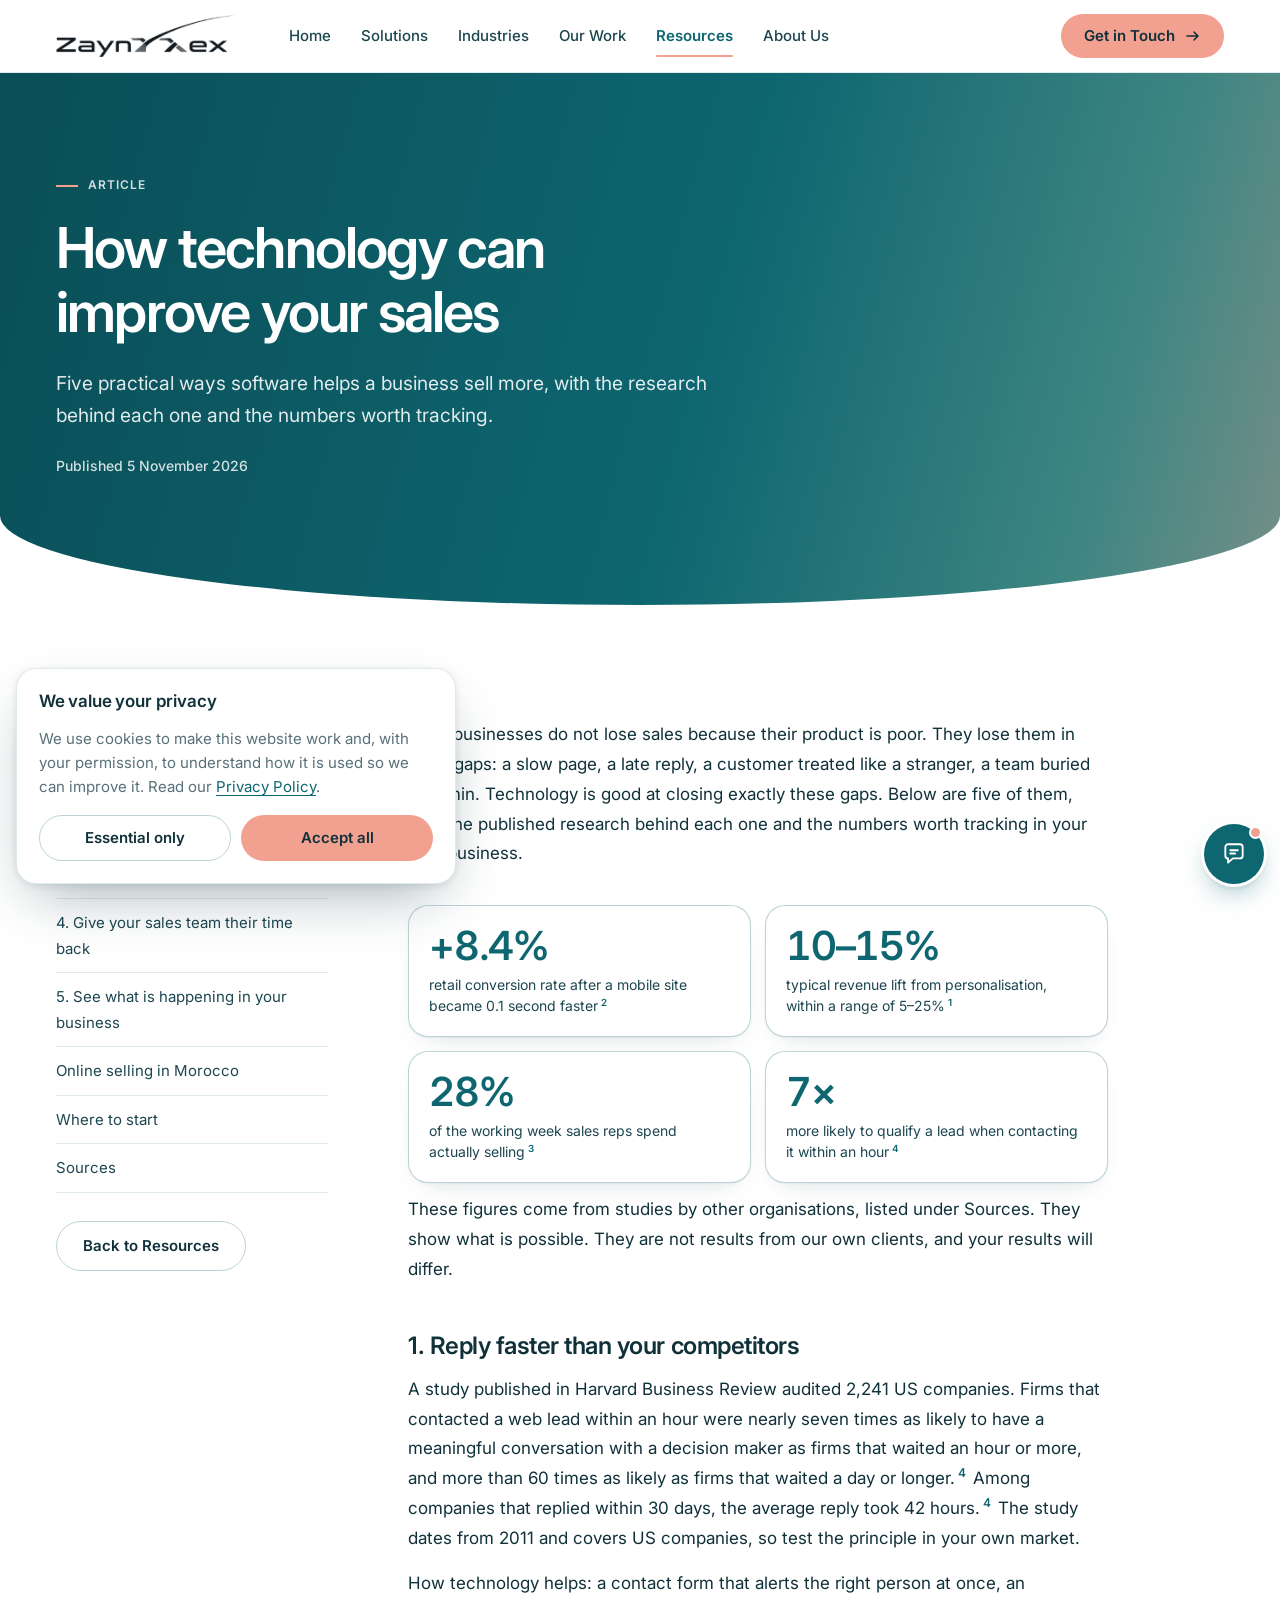
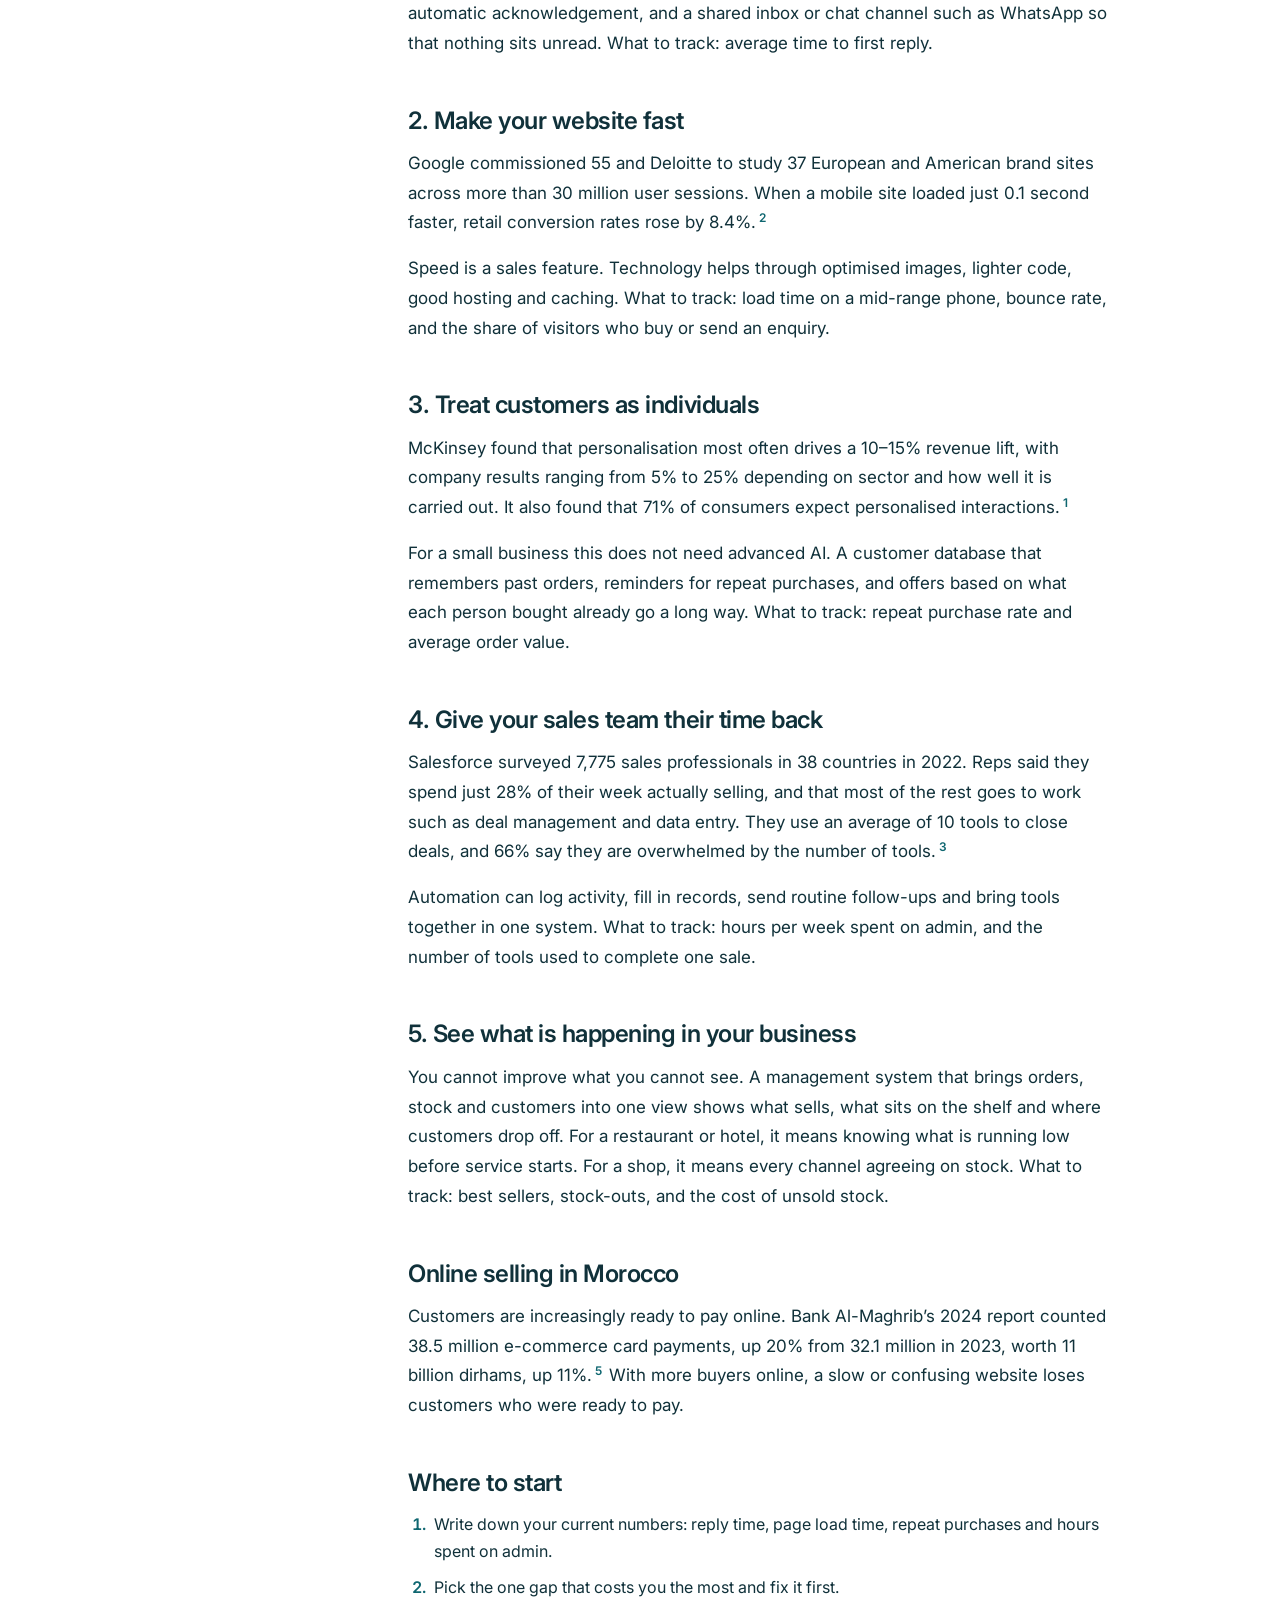
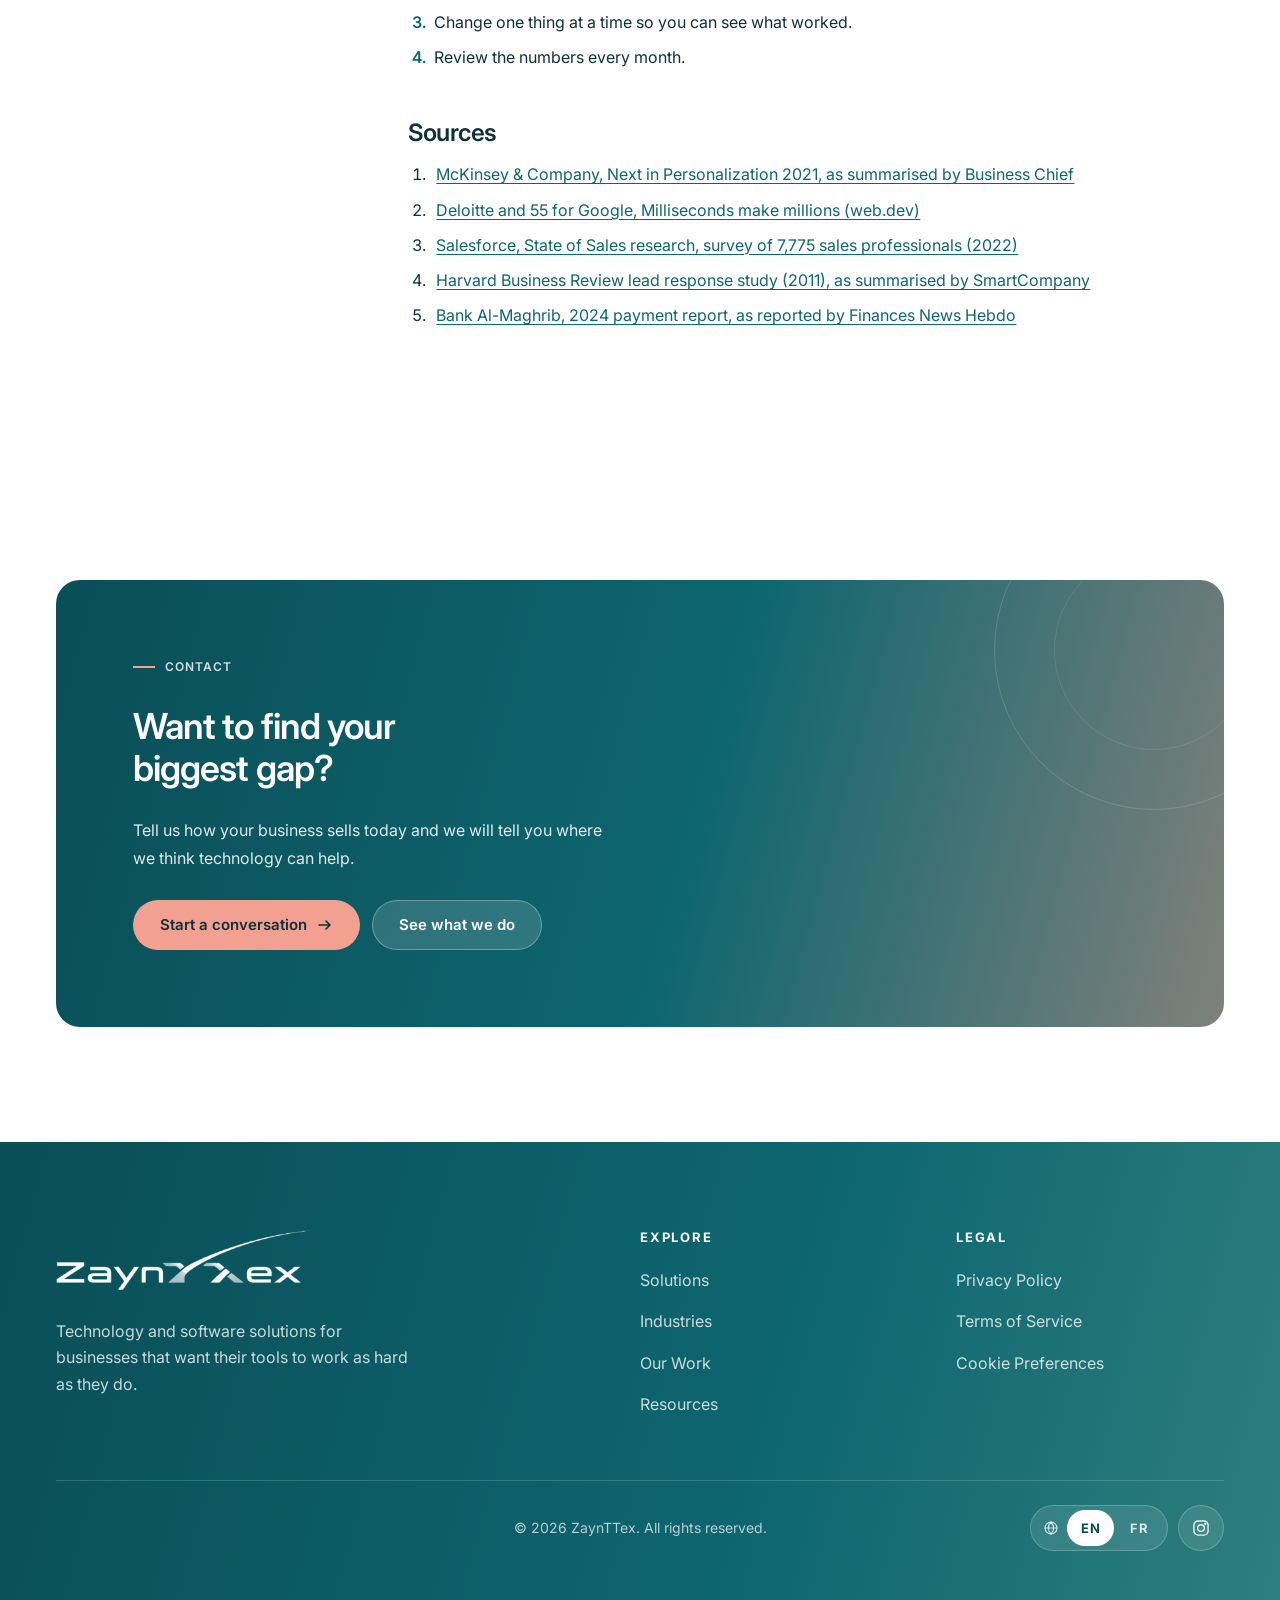
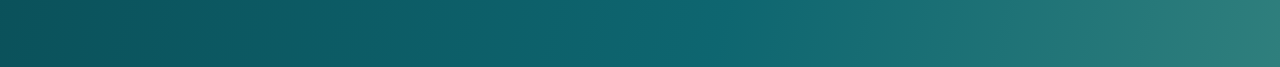
<file: article-sales-technology.html>
<!doctype html>
<html lang="en"><head><meta charset="utf-8"><meta name="viewport" content="width=device-width,initial-scale=1,viewport-fit=cover">
<title>How technology can improve your sales | ZaynTTex</title><meta name="description" content="Five practical ways software helps a business sell more, with the research behind each one.">
<script>(function(){try{var k="zaynttex-lang",v=null;try{v=localStorage.getItem(k)}catch(e){}if(!v){var m=String(window.name||"").match(/zaynttex-lang=(\w\w)/);v=m&&m[1]}if(v!=="en"&&v!=="fr"){var l=navigator.languages&&navigator.languages.length?navigator.languages:[navigator.language||"en"];v="en";for(var i=0;i<l.length;i++){var c=String(l[i]).toLowerCase().slice(0,2);if(c==="en"||c==="fr"){v=c;break}}}try{var nv=performance.getEntriesByType("navigation")[0];if(nv&&nv.type==="back_forward"){history.scrollRestoration="auto"}else{history.scrollRestoration="manual";window.scrollTo(0,0)}}catch(e){}var d=document.documentElement;d.lang=v;d.setAttribute("data-lang",v);if(v==="fr"){d.setAttribute("data-i18n-wait","");setTimeout(function(){d.removeAttribute("data-i18n-wait")},2500)}}catch(e){}})();</script>
<style>html[data-i18n-wait] body{visibility:hidden}</style><noscript><style>html[data-i18n-wait] body{visibility:visible}</style></noscript>
<link rel="stylesheet" href="https://fonts.googleapis.com/css2?family=Inter:wght@400;500;600&display=swap">
<link rel="stylesheet" href="styles.css">
<style>:root{padding-top:env(safe-area-inset-top,0px);padding-bottom:env(safe-area-inset-bottom,0px)}</style>
</head><body>
<a class="skip" href="#main">Skip to content</a>
<header class="site-head">
  <div class="bar"><a class="brand" href="index.html" aria-label="ZaynTTex, home"><img class="brand-logo" src="logo.png" alt="" height="40"></a>
    <nav class="nav-links" aria-label="Main"><ul style="display:contents;list-style:none;margin:0;padding:0"><li style="display:block"><a href="index.html">Home</a></li><li style="display:block"><a href="solutions.html">Solutions</a></li><li style="display:block"><a href="industries.html">Industries</a></li><li style="display:block"><a href="work.html">Our Work</a></li><li style="display:block"><a href="resources.html" aria-current="page">Resources</a></li><li style="display:block"><a href="about.html">About Us</a></li></ul></nav>
    <div class="actions"><a class="btn btn-primary" href="contact.html">Get in Touch <svg viewBox="0 0 16 16" fill="none" stroke="currentColor" stroke-width="1.6" stroke-linecap="round" stroke-linejoin="round" aria-hidden="true"><path d="M2 8h11M9 4l4 4-4 4"/></svg></a>
    <button class="burger" id="menu-btn" type="button" aria-expanded="false" aria-controls="menu-panel" aria-label="Open menu"><span class="ln"><i></i><i></i><i></i></span></button></div>
  </div>
</header>
<div class="mpanel" id="menu-panel">
  <nav aria-label="Mobile"><a class="link" href="index.html">Home</a><a class="link" href="solutions.html">Solutions</a><a class="link" href="industries.html">Industries</a><a class="link" href="work.html">Our Work</a><a class="link" href="resources.html" aria-current="page">Resources</a><a class="link" href="about.html">About Us</a><a class="link" href="contact.html">Contact</a></nav>
  <a class="btn btn-primary" href="contact.html">Get in Touch <svg viewBox="0 0 16 16" fill="none" stroke="currentColor" stroke-width="1.6" stroke-linecap="round" stroke-linejoin="round" aria-hidden="true"><path d="M2 8h11M9 4l4 4-4 4"/></svg></a>
</div>
<main id="main">
<section class="page-head"><div class="wrap"><span class="eyebrow">Article</span><h1>How technology can improve your sales</h1><p class="lead">Five practical ways software helps a business sell more, with the research behind each one and the numbers worth tracking.</p>
<p class="art-meta"><span>Published 5 November 2026</span></p></div></section>
<section class="section"><div class="wrap"><div class="legal-layout art-layout">
<aside class="legal-meta"><p class="toc-title">On this page</p><ol class="toc"><li><a href="#s1">1. Reply faster than your competitors</a></li><li><a href="#s2">2. Make your website fast</a></li><li><a href="#s3">3. Treat customers as individuals</a></li><li><a href="#s4">4. Give your sales team their time back</a></li><li><a href="#s5">5. See what is happening in your business</a></li><li><a href="#s6">Online selling in Morocco</a></li><li><a href="#s7">Where to start</a></li><li><a href="#sources">Sources</a></li></ol><a class="btn btn-ghost" href="resources.html">Back to Resources</a></aside>
<article class="legal-body art-body"><p>Most businesses do not lose sales because their product is poor. They lose them in small gaps: a slow page, a late reply, a customer treated like a stranger, a team buried in admin. Technology is good at closing exactly these gaps. Below are five of them, with the published research behind each one and the numbers worth tracking in your own business.</p>
<ul class="stat-grid" aria-label="Statistics at a glance"><li><b>+8.4%</b><span>retail conversion rate after a mobile site became 0.1 second faster<sup class="ref"><a href="#src-2" aria-label="Source 2">2</a></sup></span></li><li><b>10–15%</b><span>typical revenue lift from personalisation, within a range of 5–25%<sup class="ref"><a href="#src-1" aria-label="Source 1">1</a></sup></span></li><li><b>28%</b><span>of the working week sales reps spend actually selling<sup class="ref"><a href="#src-3" aria-label="Source 3">3</a></sup></span></li><li><b>7×</b><span>more likely to qualify a lead when contacting it within an hour<sup class="ref"><a href="#src-4" aria-label="Source 4">4</a></sup></span></li></ul>
<p>These figures come from studies by other organisations, listed under Sources. They show what is possible. They are not results from our own clients, and your results will differ.</p>
<h2 id="s1">1. Reply faster than your competitors</h2>
<p>A study published in Harvard Business Review audited 2,241 US companies. Firms that contacted a web lead within an hour were nearly seven times as likely to have a meaningful conversation with a decision maker as firms that waited an hour or more, and more than 60 times as likely as firms that waited a day or longer.<sup class="ref"><a href="#src-4" aria-label="Source 4">4</a></sup> Among companies that replied within 30 days, the average reply took 42 hours.<sup class="ref"><a href="#src-4" aria-label="Source 4">4</a></sup> The study dates from 2011 and covers US companies, so test the principle in your own market.</p>
<p>How technology helps: a contact form that alerts the right person at once, an automatic acknowledgement, and a shared inbox or chat channel such as WhatsApp so that nothing sits unread. What to track: average time to first reply.</p>
<h2 id="s2">2. Make your website fast</h2>
<p>Google commissioned 55 and Deloitte to study 37 European and American brand sites across more than 30 million user sessions. When a mobile site loaded just 0.1 second faster, retail conversion rates rose by 8.4%.<sup class="ref"><a href="#src-2" aria-label="Source 2">2</a></sup></p>
<p>Speed is a sales feature. Technology helps through optimised images, lighter code, good hosting and caching. What to track: load time on a mid-range phone, bounce rate, and the share of visitors who buy or send an enquiry.</p>
<h2 id="s3">3. Treat customers as individuals</h2>
<p>McKinsey found that personalisation most often drives a 10–15% revenue lift, with company results ranging from 5% to 25% depending on sector and how well it is carried out. It also found that 71% of consumers expect personalised interactions.<sup class="ref"><a href="#src-1" aria-label="Source 1">1</a></sup></p>
<p>For a small business this does not need advanced AI. A customer database that remembers past orders, reminders for repeat purchases, and offers based on what each person bought already go a long way. What to track: repeat purchase rate and average order value.</p>
<h2 id="s4">4. Give your sales team their time back</h2>
<p>Salesforce surveyed 7,775 sales professionals in 38 countries in 2022. Reps said they spend just 28% of their week actually selling, and that most of the rest goes to work such as deal management and data entry. They use an average of 10 tools to close deals, and 66% say they are overwhelmed by the number of tools.<sup class="ref"><a href="#src-3" aria-label="Source 3">3</a></sup></p>
<p>Automation can log activity, fill in records, send routine follow-ups and bring tools together in one system. What to track: hours per week spent on admin, and the number of tools used to complete one sale.</p>
<h2 id="s5">5. See what is happening in your business</h2>
<p>You cannot improve what you cannot see. A management system that brings orders, stock and customers into one view shows what sells, what sits on the shelf and where customers drop off. For a restaurant or hotel, it means knowing what is running low before service starts. For a shop, it means every channel agreeing on stock. What to track: best sellers, stock-outs, and the cost of unsold stock.</p>
<h2 id="s6">Online selling in Morocco</h2>
<p>Customers are increasingly ready to pay online. Bank Al-Maghrib’s 2024 report counted 38.5 million e-commerce card payments, up 20% from 32.1 million in 2023, worth 11 billion dirhams, up 11%.<sup class="ref"><a href="#src-5" aria-label="Source 5">5</a></sup> With more buyers online, a slow or confusing website loses customers who were ready to pay.</p>
<h2 id="s7">Where to start</h2>
<ol><li>Write down your current numbers: reply time, page load time, repeat purchases and hours spent on admin.</li><li>Pick the one gap that costs you the most and fix it first.</li><li>Change one thing at a time so you can see what worked.</li><li>Review the numbers every month.</li></ol>
<h2 id="sources">Sources</h2><ol class="sources"><li id="src-1"><a href="https://businesschief.com/technology-and-ai/mckinsey-prioritise-personalisation-for-10-15-revenue-lift" target="_blank" rel="noopener">McKinsey & Company, Next in Personalization 2021, as summarised by Business Chief</a></li><li id="src-2"><a href="https://web.dev/case-studies/milliseconds-make-millions" target="_blank" rel="noopener">Deloitte and 55 for Google, Milliseconds make millions (web.dev)</a></li><li id="src-3"><a href="https://www.salesforce.com/news/stories/sales-research-2023/" target="_blank" rel="noopener">Salesforce, State of Sales research, survey of 7,775 sales professionals (2022)</a></li><li id="src-4"><a href="https://www.smartcompany.com.au/marketing/20110704-are-you-letting-online-leads-go-cold/" target="_blank" rel="noopener">Harvard Business Review lead response study (2011), as summarised by SmartCompany</a></li><li id="src-5"><a href="https://fnh.ma/article/actualites-marocaines/paiements-cartes-bancaires-2024" target="_blank" rel="noopener">Bank Al-Maghrib, 2024 payment report, as reported by Finances News Hebdo</a></li></ol></article></div></div></section>
<section class="section"><div class="wrap"><div class="cta">
  <span class="eyebrow">Contact</span><h2>Want to find your biggest gap?</h2><p>Tell us how your business sells today and we will tell you where we think technology can help.</p>
  <div class="btn-row"><a class="btn btn-primary" href="contact.html">Start a conversation <svg viewBox="0 0 16 16" fill="none" stroke="currentColor" stroke-width="1.6" stroke-linecap="round" stroke-linejoin="round" aria-hidden="true"><path d="M2 8h11M9 4l4 4-4 4"/></svg></a><a class="btn btn-ghost" href="solutions.html">See what we do</a></div>
</div></div></section>
</main>
<footer class="foot"><div class="wrap">
  <div class="foot-grid">
    <div class="fbrand"><a class="brand" href="index.html" aria-label="ZaynTTex, home"><img class="brand-logo" src="logo-white.png" alt="" height="40"></a><p>Technology and software solutions for businesses that want their tools to work as hard as they do.</p></div>
    <div class="fcol"><h2 class="ftitle">Explore</h2><ul><li><a href="solutions.html">Solutions</a></li><li><a href="industries.html">Industries</a></li><li><a href="work.html">Our Work</a></li><li><a href="resources.html">Resources</a></li></ul></div>
    <div class="fcol"><h2 class="ftitle">Legal</h2><ul><li><a href="privacy.html">Privacy Policy</a></li><li><a href="terms.html">Terms of Service</a></li><li><a href="#" data-cookie>Cookie Preferences</a></li></ul></div>
  </div>
  <div class="legal"><span class="legal-copy">&copy; 2026 ZaynTTex. All rights reserved.</span>
    <div class="foot-tools"><div class="lang" role="group" aria-label="Language"><svg viewBox="0 0 24 24" aria-hidden="true"><circle cx="12" cy="12" r="9"/><path d="M3 12h18M12 3c2.6 2.6 4 5.7 4 9s-1.4 6.4-4 9c-2.6-2.6-4-5.7-4-9s1.4-6.4 4-9z"/></svg><button type="button" class="lang-btn" data-lang="en" lang="en" aria-label="English" title="English" aria-pressed="true">EN</button><button type="button" class="lang-btn" data-lang="fr" lang="fr" aria-label="Fran&ccedil;ais" title="Fran&ccedil;ais" aria-pressed="false">FR</button></div><a class="social" href="https://www.instagram.com/" target="_blank" rel="noopener" aria-label="Instagram" title="Instagram"><svg viewBox="0 0 24 24" aria-hidden="true"><rect x="3.5" y="3.5" width="17" height="17" rx="5"/><circle cx="12" cy="12" r="4"/><circle cx="17.2" cy="6.8" r=".6" fill="currentColor"/></svg></a></div></div>
</div></footer>
<script>(function () {
  "use strict";
  var FR = {"Skip to content": "Aller au contenu", "Home": "Accueil", "Solutions": "Solutions", "Industries": "Secteurs", "Our Work": "Nos r\u00e9alisations", "Resources": "Ressources", "About Us": "\u00c0 propos", "Get in Touch": "Nous contacter", "Contact": "Contact", "Technology and software solutions": "Solutions technologiques et logicielles", "Technology That Moves Businesses Forward.": "La technologie qui fait avancer les entreprises.", "We design and develop digital solutions that simplify complexity, improve operations, and help businesses grow.": "Nous concevons et d\u00e9veloppons des solutions num\u00e9riques qui simplifient la complexit\u00e9, am\u00e9liorent les op\u00e9rations et aident les entreprises \u00e0 se d\u00e9velopper.", "Explore Our Solutions": "D\u00e9couvrir nos solutions", "Let\u2019s Talk": "Parlons-en", "Stock and operations": "Stocks et op\u00e9rations", "Dashboard": "Tableau de bord", "Inventory": "Inventaire", "Orders": "Commandes", "Rooms and tables": "Chambres et tables", "Today": "Aujourd\u2019hui", "Low stock": "Stock faible", "Open orders": "Commandes en cours", "Occupancy": "Occupation", "Stock used this week": "Stock utilis\u00e9 cette semaine", "Item": "Article", "Stock level": "Niveau de stock", "Status": "Statut", "Tomatoes": "Tomates", "Kitchen": "Cuisine", "In stock": "En stock", "Olive oil": "Huile d\u2019olive", "Coffee beans": "Caf\u00e9 en grains", "Bar": "Bar", "Low": "Faible", "Ordered": "Command\u00e9", "Bed linen": "Linge de lit", "Housekeeping": "M\u00e9nage", "Towels": "Serviettes", "Purchase orders": "Bons de commande", "Fresh produce": "Produits frais", "Delivered": "Livr\u00e9", "Linen service": "Service de linge", "On the way": "En route", "Bar supplies": "Fournitures du bar", "Draft": "Brouillon", "Free": "Libre", "Occupied": "Occup\u00e9", "Cleaning": "Nettoyage", "Tables": "Tables", "Rooms": "Chambres", "Who we are": "Qui nous sommes", "We are a technology partner for businesses that have outgrown their spreadsheets, their patchwork of apps, or their current website.": "Nous sommes un partenaire technologique pour les entreprises qui d\u00e9passent leurs tableurs, leur mosa\u00efque d\u2019applications ou leur site web actuel.", "We build custom software, websites, management systems and automations. The goal is always the same: tools that fit the way your business works and are simple enough to use every day.": "Nous cr\u00e9ons des logiciels sur mesure, des sites web, des syst\u00e8mes de gestion et des automatisations. L\u2019objectif est toujours le m\u00eame : des outils adapt\u00e9s \u00e0 votre fa\u00e7on de travailler et assez simples pour \u00eatre utilis\u00e9s tous les jours.", "We also see this work as the groundwork for software products of our own, built on what we learn from solving real operational problems.": "Nous voyons aussi ce travail comme la base de nos propres produits logiciels, construits \u00e0 partir de ce que nous apprenons en r\u00e9solvant de vrais probl\u00e8mes op\u00e9rationnels.", "What we do": "Ce que nous faisons", "Six ways we help businesses work better": "Six fa\u00e7ons d\u2019aider les entreprises \u00e0 mieux fonctionner", "From a single custom tool to a full change in how your business runs, the work starts with the problem and ends with something your team can use.": "D\u2019un simple outil sur mesure \u00e0 une transformation compl\u00e8te de votre fonctionnement, le travail commence par le probl\u00e8me et aboutit \u00e0 quelque chose que votre \u00e9quipe peut utiliser.", "Custom Software Development": "D\u00e9veloppement de logiciels sur mesure", "Software built around how your business actually works.": "Des logiciels con\u00e7us autour de la fa\u00e7on dont votre entreprise fonctionne r\u00e9ellement.", "Website Design and Development": "Conception et d\u00e9veloppement de sites web", "Fast, clear websites your team can keep up to date.": "Des sites rapides et clairs que votre \u00e9quipe peut tenir \u00e0 jour.", "Business Management Systems": "Syst\u00e8mes de gestion d\u2019entreprise", "Orders, customers, stock and reporting in one place.": "Commandes, clients, stocks et rapports au m\u00eame endroit.", "Workflow Automation": "Automatisation des processus", "Fewer repetitive tasks and fewer copy-and-paste errors.": "Moins de t\u00e2ches r\u00e9p\u00e9titives et moins d\u2019erreurs de copier-coller.", "AI-Powered Solutions": "Solutions bas\u00e9es sur l\u2019IA", "AI applied to specific tasks, with clear limits and review.": "L\u2019IA appliqu\u00e9e \u00e0 des t\u00e2ches pr\u00e9cises, avec des limites claires et une relecture.", "Digital Transformation": "Transformation num\u00e9rique", "A practical plan for moving from scattered tools to connected systems.": "Un plan concret pour passer d\u2019outils dispers\u00e9s \u00e0 des syst\u00e8mes connect\u00e9s.", "How we work": "Notre fa\u00e7on de travailler", "From the problem to a working solution": "Du probl\u00e8me \u00e0 une solution qui fonctionne", "A simple sequence, applied with care. You see progress at every stage and stay involved in the decisions that matter.": "Une s\u00e9quence simple, appliqu\u00e9e avec soin. Vous voyez l\u2019avancement \u00e0 chaque \u00e9tape et restez impliqu\u00e9 dans les d\u00e9cisions importantes.", "Listen": "\u00c9couter", "We start with your operation: how work moves, where it slows down, and what the people doing it need.": "Nous partons de votre activit\u00e9 : comment le travail circule, o\u00f9 il ralentit et ce dont les personnes qui le font ont besoin.", "Map": "Cartographier", "We describe the problem and the options in plain terms, and agree on a scope before building anything.": "Nous d\u00e9crivons le probl\u00e8me et les options en termes simples, et convenons d\u2019un p\u00e9rim\u00e8tre avant de construire quoi que ce soit.", "Build": "Construire", "We deliver in small stages you can review, so direction can change while change is still cheap.": "Nous livrons par petites \u00e9tapes que vous pouvez examiner, afin que la direction puisse changer tant que le changement co\u00fbte peu.", "Refine": "Affiner", "After launch we look at how the work is going and adjust, document and hand over what you need.": "Apr\u00e8s le lancement, nous observons comment cela se passe, puis nous ajustons, documentons et transmettons ce dont vous avez besoin.", "Built for the way different businesses operate": "Con\u00e7u pour la fa\u00e7on de travailler de chaque entreprise", "Every sector has its own routines and pressures. We learn yours before we propose anything.": "Chaque secteur a ses routines et ses contraintes. Nous apprenons les v\u00f4tres avant de proposer quoi que ce soit.", "All industries": "Tous les secteurs", "Retail and Commerce": "Commerce et distribution", "Restaurants and Hospitality": "Restauration et h\u00f4tellerie", "Professional Services": "Services professionnels", "Small and Medium Businesses": "Petites et moyennes entreprises", "Other sectors": "Autres secteurs", "Have a business problem worth solving?": "Un probl\u00e8me d\u2019entreprise \u00e0 r\u00e9soudre ?", "Tell us what is slowing your business down. We will talk it through and say plainly whether and how we can help.": "Dites-nous ce qui ralentit votre entreprise. Nous en discuterons et vous dirons franchement si et comment nous pouvons aider.", "Start a conversation": "D\u00e9marrer la conversation", "See what we do": "Voir ce que nous faisons", "Technology and software solutions for businesses that want their tools to work as hard as they do.": "Des solutions technologiques et logicielles pour les entreprises qui veulent des outils aussi efficaces qu\u2019elles.", "Explore": "Explorer", "Legal": "Mentions l\u00e9gales", "Privacy Policy": "Politique de confidentialit\u00e9", "Terms of Service": "Conditions d\u2019utilisation", "Cookie Preferences": "Pr\u00e9f\u00e9rences des cookies", "\u00a9 2026 ZaynTTex. All rights reserved.": "\u00a9 2026 ZaynTTex. Tous droits r\u00e9serv\u00e9s.", "Language": "Langue", "Chat with us": "Discutez avec nous", "We reply on WhatsApp": "Nous r\u00e9pondons sur WhatsApp", "Hello. Tell us what you are working on and we will reply as soon as we can.": "Bonjour. Dites-nous sur quoi vous travaillez et nous vous r\u00e9pondrons d\u00e8s que possible.", "Chat on WhatsApp": "Discuter sur WhatsApp", "Opens WhatsApp in a new tab.": "Ouvre WhatsApp dans un nouvel onglet.", "We value your privacy": "Nous respectons votre vie priv\u00e9e", "We use cookies to make this website work and, with your permission, to understand how it is used so we can improve it. Read our": "Nous utilisons des cookies pour faire fonctionner ce site et, avec votre accord, pour comprendre comment il est utilis\u00e9 afin de l\u2019am\u00e9liorer. Consultez notre", "Essential only": "Essentiels uniquement", "Accept all": "Tout accepter", "ZaynTTex, home": "ZaynTTex, accueil", "Main": "Principal", "Open menu": "Ouvrir le menu", "Close menu": "Fermer le menu", "Mobile": "Mobile", "Open chat": "Ouvrir le chat", "Close chat": "Fermer le chat", "Cookie preferences": "Pr\u00e9f\u00e9rences des cookies", "Animated inventory console for a restaurant or hotel, with a mouse pointer moving between dashboard, inventory, orders and rooms pages": "Console d\u2019inventaire anim\u00e9e pour un restaurant ou un h\u00f4tel, avec un pointeur de souris qui passe du tableau de bord \u00e0 l\u2019inventaire, aux commandes et aux chambres", "Custom software, websites, management systems and automation that help businesses simplify operations and grow.": "Logiciels sur mesure, sites web, syst\u00e8mes de gestion et automatisation pour aider les entreprises \u00e0 simplifier leurs op\u00e9rations et \u00e0 se d\u00e9velopper.", "Solutions | ZaynTTex": "Solutions | ZaynTTex", "Industries | ZaynTTex": "Secteurs | ZaynTTex", "Our Work | ZaynTTex": "Nos r\u00e9alisations | ZaynTTex", "Resources | ZaynTTex": "Ressources | ZaynTTex", "About Us | ZaynTTex": "\u00c0 propos | ZaynTTex", "Contact | ZaynTTex": "Contact | ZaynTTex", "Privacy Policy | ZaynTTex": "Politique de confidentialit\u00e9 | ZaynTTex", "Terms of Service | ZaynTTex": "Conditions d\u2019utilisation | ZaynTTex", "Technology services shaped around your operations": "Des services technologiques fa\u00e7onn\u00e9s autour de vos op\u00e9rations", "Six areas of work, each aimed at a specific kind of business problem. Most projects combine more than one.": "Six domaines de travail, chacun visant un type pr\u00e9cis de probl\u00e8me d\u2019entreprise. La plupart des projets en combinent plusieurs.", "The problem": "Le probl\u00e8me", "The value": "La valeur", "Off-the-shelf tools make a business bend its process around the software. The gaps get filled with spreadsheets, manual steps and workarounds that only one person understands.": "Les outils standards obligent l\u2019entreprise \u00e0 adapter ses processus au logiciel. Les manques sont combl\u00e9s par des tableurs, des \u00e9tapes manuelles et des solutions de contournement que seule une personne comprend.", "We scope the problem with you, then build software around how your business works. We deliver in stages, document what we build, and design it so it can be extended later.": "Nous d\u00e9finissons le probl\u00e8me avec vous, puis construisons un logiciel autour de votre fonctionnement. Nous livrons par \u00e9tapes, documentons ce que nous cr\u00e9ons et le concevons pour qu\u2019il puisse \u00e9voluer.", "Tools that fit the work, a result you own, and software that can change when the business does.": "Des outils adapt\u00e9s au travail, un r\u00e9sultat qui vous appartient et un logiciel qui \u00e9volue avec votre entreprise.", "A website that is slow, unclear or hard to update loses people before they get in touch, and it often falls out of date because changing it is a chore.": "Un site lent, confus ou difficile \u00e0 mettre \u00e0 jour fait perdre des visiteurs avant qu\u2019ils ne vous contactent, et il devient vite obsol\u00e8te parce que le modifier est une corv\u00e9e.", "We design and build responsive, accessible websites with a clear structure and straightforward content. We set them up so your team can edit what needs editing.": "Nous concevons et r\u00e9alisons des sites adaptatifs et accessibles, avec une structure claire et un contenu simple. Nous les configurons pour que votre \u00e9quipe puisse modifier ce qui doit l\u2019\u00eatre.", "A site that explains your business plainly, loads quickly on any device, and stays current.": "Un site qui pr\u00e9sente clairement votre activit\u00e9, se charge vite sur tout appareil et reste \u00e0 jour.", "Orders, customers, stock, invoices and schedules live in different places. Staff enter the same data twice, and reports from different tools do not agree.": "Commandes, clients, stocks, factures et plannings sont dispers\u00e9s. Le personnel saisit deux fois les m\u00eames donn\u00e9es et les rapports de diff\u00e9rents outils ne concordent pas.", "We bring the functions you rely on into one system, with roles, permissions and reports that match the way your operation runs.": "Nous r\u00e9unissons les fonctions dont vous avez besoin dans un seul syst\u00e8me, avec des r\u00f4les, des permissions et des rapports adapt\u00e9s \u00e0 votre activit\u00e9.", "One reliable source of information, less duplicated effort, and a clearer view of the business.": "Une source d\u2019information fiable, moins de doubles saisies et une vision plus claire de l\u2019entreprise.", "Copying data between tools, chasing approvals and sending routine messages take hours every week and invite small mistakes.": "Copier des donn\u00e9es d\u2019un outil \u00e0 l\u2019autre, relancer pour des validations et envoyer des messages de routine prennent des heures chaque semaine et provoquent de petites erreurs.", "We map the process first, then automate the predictable steps. People stay in the loop wherever judgment is needed.": "Nous cartographions d\u2019abord le processus, puis automatisons les \u00e9tapes pr\u00e9visibles. Les personnes restent dans la boucle partout o\u00f9 un jugement est n\u00e9cessaire.", "Time returned to your team, fewer errors, and processes that run the same way each time.": "Du temps rendu \u00e0 votre \u00e9quipe, moins d\u2019erreurs et des processus qui se d\u00e9roulent de la m\u00eame fa\u00e7on \u00e0 chaque fois.", "Many businesses see potential in AI but are unsure where it helps, where it adds risk, and how to use it without disrupting existing work.": "Beaucoup d\u2019entreprises voient le potentiel de l\u2019IA mais ne savent pas o\u00f9 elle aide, o\u00f9 elle ajoute des risques, ni comment l\u2019utiliser sans perturber le travail existant.", "We identify specific tasks where AI can help, such as sorting, summarising or searching information. We build it into your tools with review steps and clear limits.": "Nous identifions les t\u00e2ches pr\u00e9cises o\u00f9 l\u2019IA peut aider, comme trier, r\u00e9sumer ou rechercher de l\u2019information. Nous l\u2019int\u00e9grons \u00e0 vos outils avec des \u00e9tapes de relecture et des limites claires.", "Practical use of AI where it earns its place, with human oversight and no unexplained black boxes.": "Un usage concret de l\u2019IA l\u00e0 o\u00f9 elle a sa place, avec un contr\u00f4le humain et sans bo\u00eete noire inexpliqu\u00e9e.", "Technology decisions made one tool at a time leave a business with systems that do not connect and no clear direction.": "Des d\u00e9cisions technologiques prises outil par outil laissent l\u2019entreprise avec des syst\u00e8mes qui ne communiquent pas et sans direction claire.", "We review your current tools and processes, set priorities with you, and plan a sequence of changes your business can absorb.": "Nous examinons vos outils et processus actuels, d\u00e9finissons les priorit\u00e9s avec vous et planifions une suite de changements que votre entreprise peut absorber.", "A roadmap grounded in your operations, so each investment supports the next one.": "Une feuille de route ancr\u00e9e dans vos op\u00e9rations, pour que chaque investissement soutienne le suivant.", "Not sure which one you need?": "Vous ne savez pas laquelle choisir ?", "Describe the problem as you see it. We will help you work out where to start.": "D\u00e9crivez le probl\u00e8me tel que vous le voyez. Nous vous aiderons \u00e0 savoir par o\u00f9 commencer.", "Talk to us": "Parlez-nous", "The services we offer: custom software, websites, business systems, automation, AI and digital transformation.": "Nos services : logiciels sur mesure, sites web, syst\u00e8mes de gestion, automatisation, IA et transformation num\u00e9rique.", "Different businesses, different pressures": "Des entreprises diff\u00e9rentes, des contraintes diff\u00e9rentes", "The challenges below are typical for each sector. We use them as a starting point, then adapt to your actual operation.": "Les d\u00e9fis ci-dessous sont typiques de chaque secteur. Nous les utilisons comme point de d\u00e9part, puis nous nous adaptons \u00e0 votre activit\u00e9 r\u00e9elle.", "Common challenges": "D\u00e9fis courants", "How technology helps": "Comment la technologie aide", "Stock levels that differ between the shop, the website and the warehouse": "Des niveaux de stock qui diff\u00e8rent entre la boutique, le site web et l\u2019entrep\u00f4t", "Orders handled by hand across several channels": "Des commandes trait\u00e9es \u00e0 la main sur plusieurs canaux", "Little visibility into what sells and what sits": "Peu de visibilit\u00e9 sur ce qui se vend et ce qui stagne", "Inventory and order systems that keep channels in step": "Des syst\u00e8mes d\u2019inventaire et de commandes qui synchronisent les canaux", "Online stores connected to back-office tools": "Des boutiques en ligne connect\u00e9es aux outils de gestion", "Simple reporting on sales and stock": "Des rapports simples sur les ventes et les stocks", "Bookings taken by phone, message and paper": "Des r\u00e9servations prises par t\u00e9l\u00e9phone, message et papier", "Menus, suppliers and costs tracked in separate places": "Menus, fournisseurs et co\u00fbts suivis \u00e0 des endroits s\u00e9par\u00e9s", "Rotas that take hours to plan and change": "Des plannings qui prennent des heures \u00e0 \u00e9tablir et \u00e0 modifier", "Reservation and ordering tools that fit your service": "Des outils de r\u00e9servation et de commande adapt\u00e9s \u00e0 votre service", "Supplier and stock tracking": "Suivi des fournisseurs et des stocks", "Scheduling that reflects demand and availability": "Une planification qui refl\u00e8te la demande et les disponibilit\u00e9s", "Time and billing managed in spreadsheets": "Temps et facturation g\u00e9r\u00e9s dans des tableurs", "Client information scattered across inboxes": "Des informations clients dispers\u00e9es dans les bo\u00eetes mail", "Documents prepared by hand, again and again": "Des documents pr\u00e9par\u00e9s \u00e0 la main, encore et encore", "Client portals and project tracking": "Portails clients et suivi de projets", "Automated invoicing and payment reminders": "Facturation automatis\u00e9e et rappels de paiement", "Document workflows with approval steps": "Circuits de documents avec \u00e9tapes de validation", "Growing faster than the systems behind the business": "Une croissance plus rapide que les syst\u00e8mes qui la soutiennent", "Knowledge held by one or two people": "Un savoir d\u00e9tenu par une ou deux personnes", "Tools bought one at a time that do not work together": "Des outils achet\u00e9s un \u00e0 un qui ne fonctionnent pas ensemble", "Right-sized systems that cover the essentials": "Des syst\u00e8mes \u00e0 la bonne taille qui couvrent l\u2019essentiel", "Automation of routine admin": "Automatisation de l\u2019administratif courant", "A website that carries the business and is easy to maintain": "Un site web qui porte l\u2019activit\u00e9 et se maintient facilement", "Other Business Sectors": "Autres secteurs d\u2019activit\u00e9", "Sector-specific routines, rules and reporting duties": "Routines, r\u00e8gles et obligations de reporting propres au secteur", "Legacy tools that are difficult to replace": "Des outils anciens difficiles \u00e0 remplacer", "Processes that were never written down": "Des processus qui n\u2019ont jamais \u00e9t\u00e9 document\u00e9s", "A conversation first, to understand how your sector works": "D\u2019abord une conversation pour comprendre comment fonctionne votre secteur", "A scoped plan that builds only what you need": "Un plan cadr\u00e9 qui ne construit que ce dont vous avez besoin", "Software that can adapt as requirements change": "Un logiciel qui s\u2019adapte quand les besoins \u00e9voluent", "Does your sector look different?": "Votre secteur est diff\u00e9rent ?", "Many of the problems we solve are the same across sectors. Tell us about yours and we will tell you what we think.": "Beaucoup des probl\u00e8mes que nous r\u00e9solvons sont les m\u00eames d\u2019un secteur \u00e0 l\u2019autre. Parlez-nous du v\u00f4tre et nous vous dirons ce que nous en pensons.", "How technology can address operational challenges in retail, hospitality, professional services and small businesses.": "Comment la technologie peut r\u00e9pondre aux d\u00e9fis op\u00e9rationnels du commerce, de l\u2019h\u00f4tellerie-restauration, des services professionnels et des petites entreprises.", "Selected projects will appear here": "Les projets s\u00e9lectionn\u00e9s appara\u00eetront ici", "This page is ready for case studies. Each project will include screenshots, the problem it addressed, and how it was solved.": "Cette page est pr\u00eate \u00e0 accueillir des \u00e9tudes de cas. Chaque projet comprendra des captures d\u2019\u00e9cran, le probl\u00e8me trait\u00e9 et la fa\u00e7on dont il a \u00e9t\u00e9 r\u00e9solu.", "Featured project: screenshots coming soon": "Projet \u00e0 la une : captures d\u2019\u00e9cran \u00e0 venir", "Sector / project type": "Secteur / type de projet", "Project placeholder": "Emplacement de projet", "Future case studies": "Futures \u00e9tudes de cas", "What each project page will cover": "Ce que couvrira chaque page de projet", "A consistent structure, so every case study is easy to read and compare.": "Une structure homog\u00e8ne, pour que chaque \u00e9tude de cas soit facile \u00e0 lire et \u00e0 comparer.", "Context": "Contexte", "Who the project was for and the situation they were in.": "Pour qui \u00e9tait le projet et dans quelle situation il s\u2019inscrivait.", "Challenge": "D\u00e9fi", "The specific problem to be solved and why it mattered.": "Le probl\u00e8me pr\u00e9cis \u00e0 r\u00e9soudre et pourquoi il comptait.", "Approach": "Approche", "How the work was scoped, designed and built.": "Comment le travail a \u00e9t\u00e9 cadr\u00e9, con\u00e7u et r\u00e9alis\u00e9.", "Screens": "\u00c9crans", "Interface screenshots and short walkthroughs.": "Captures d\u2019\u00e9cran de l\u2019interface et courtes d\u00e9monstrations.", "Outcome": "R\u00e9sultat", "What changed, described with facts the client has confirmed.": "Ce qui a chang\u00e9, d\u00e9crit avec des faits confirm\u00e9s par le client.", "Want to be one of the first?": "Envie d\u2019\u00eatre parmi les premiers ?", "We would like to build the first projects on this page with the right partners. If you have a problem that fits, get in touch.": "Nous aimerions r\u00e9aliser les premiers projets de cette page avec les bons partenaires. Si vous avez un probl\u00e8me qui correspond, contactez-nous.", "A portfolio page prepared for future case studies, screenshots and project descriptions.": "Une page de r\u00e9alisations pr\u00eate pour de futures \u00e9tudes de cas, captures d\u2019\u00e9cran et descriptions de projets.", "Knowledge for businesses going digital": "Des connaissances pour les entreprises qui passent au num\u00e9rique", "We plan to publish articles, guides and explanations here. Nothing has been published yet, and this page will grow as content is added.": "Nous pr\u00e9voyons de publier ici des articles, des guides et des explications. Rien n\u2019a encore \u00e9t\u00e9 publi\u00e9 et cette page s\u2019enrichira au fil des contenus ajout\u00e9s.", "Featured": "\u00c0 la une", "The first article will be featured here": "Le premier article sera mis en avant ici", "A large image, a headline and a short summary. When content is ready, this space introduces the most useful piece.": "Une grande image, un titre et un court r\u00e9sum\u00e9. Quand le contenu sera pr\u00eat, cet espace pr\u00e9sentera le contenu le plus utile.", "Topics": "Th\u00e8mes", "What you will find here": "Ce que vous trouverez ici", "Five areas, each with its own listing once there is something to read.": "Cinq th\u00e8mes, chacun avec sa propre liste d\u00e8s qu\u2019il y aura quelque chose \u00e0 lire.", "Articles": "Articles", "Practical writing on building and running business software.": "Des textes pratiques sur la cr\u00e9ation et l\u2019exploitation de logiciels d\u2019entreprise.", "No entries yet": "Aucune entr\u00e9e pour le moment", "Insights": "Analyses", "Short perspectives on how technology is changing day-to-day operations.": "De courts points de vue sur la fa\u00e7on dont la technologie transforme le quotidien des entreprises.", "Guides": "Guides", "Step-by-step guidance on choosing, planning and adopting digital tools.": "Des conseils pas \u00e0 pas pour choisir, planifier et adopter des outils num\u00e9riques.", "Technology Explained": "La technologie expliqu\u00e9e", "Plain-language explanations of the technologies behind our work.": "Des explications en langage simple des technologies derri\u00e8re notre travail.", "Business and Digital Transformation": "Entreprise et transformation num\u00e9rique", "Resources for owners and teams planning a change in how they work.": "Des ressources pour les dirigeants et \u00e9quipes qui pr\u00e9voient de changer leur fa\u00e7on de travailler.", "Have a topic you would like covered?": "Un sujet que vous aimeriez voir trait\u00e9 ?", "If there is a question about technology or your business you would like answered in plain language, send it our way.": "Si vous avez une question sur la technologie ou votre entreprise \u00e0 laquelle vous aimeriez une r\u00e9ponse en langage simple, envoyez-la-nous.", "A resource library for articles, insights, guides and technology explanations. No content has been published yet.": "Une biblioth\u00e8que de ressources : articles, analyses, guides et explications technologiques. Aucun contenu n\u2019a encore \u00e9t\u00e9 publi\u00e9.", "About us": "\u00c0 propos", "Building Beyond Today.": "Construire au-del\u00e0 d\u2019aujourd\u2019hui.", "We are a technology partner. We believe technology should solve real problems and make businesses better.": "Nous sommes un partenaire technologique. Nous croyons que la technologie doit r\u00e9soudre de vrais probl\u00e8mes et rendre les entreprises meilleures.", "Philosophy": "Philosophie", "Start with the problem, not the technology": "Partir du probl\u00e8me, pas de la technologie", "A tool is only useful if people use it. So we begin with how work happens today, what gets in the way, and what a better day looks like for the people involved.": "Un outil n\u2019est utile que s\u2019il est utilis\u00e9. Nous commen\u00e7ons donc par la fa\u00e7on dont le travail se fait aujourd\u2019hui, ce qui g\u00eane et \u00e0 quoi ressemble une meilleure journ\u00e9e pour les personnes concern\u00e9es.", "From there, we choose the simplest technology that does the job. We explain our choices in plain language, so you can make decisions with confidence.": "Ensuite, nous choisissons la technologie la plus simple qui fait le travail. Nous expliquons nos choix en langage clair, pour que vous puissiez d\u00e9cider en confiance.", "Mission and vision": "Mission et vision", "Where we are going": "O\u00f9 nous allons", "Mission": "Mission", "To help businesses run better by building technology that solves real problems.": "Aider les entreprises \u00e0 mieux fonctionner en cr\u00e9ant une technologie qui r\u00e9sout de vrais probl\u00e8mes.", "Vision": "Vision", "Building Beyond Today: to grow from a services partner into a company that also develops its own software products and technologies.": "Construire au-del\u00e0 d\u2019aujourd\u2019hui : passer d\u2019un partenaire de services \u00e0 une entreprise qui d\u00e9veloppe aussi ses propres produits et technologies logiciels.", "Values": "Valeurs", "What we hold ourselves to": "Ce \u00e0 quoi nous nous tenons", "Five principles that guide how we work with clients and with each other.": "Cinq principes qui guident notre fa\u00e7on de travailler avec nos clients et entre nous.", "Innovation": "Innovation", "We look for better ways to solve problems, and we test new ideas against real needs before we recommend them.": "Nous cherchons de meilleures fa\u00e7ons de r\u00e9soudre les probl\u00e8mes et testons les nouvelles id\u00e9es face aux besoins r\u00e9els avant de les recommander.", "Simplicity": "Simplicit\u00e9", "Good technology removes effort. We prefer clear, simple solutions to impressive but complicated ones.": "Une bonne technologie supprime de l\u2019effort. Nous pr\u00e9f\u00e9rons les solutions claires et simples aux solutions impressionnantes mais compliqu\u00e9es.", "Reliability": "Fiabilit\u00e9", "Software has to work on an ordinary Tuesday. We build carefully, test properly and say so when something is not ready.": "Un logiciel doit fonctionner un mardi ordinaire. Nous construisons avec soin, testons correctement et le disons quand quelque chose n\u2019est pas pr\u00eat.", "Curiosity": "Curiosit\u00e9", "We ask questions, learn how each business runs, and keep learning about the tools we use.": "Nous posons des questions, apprenons comment chaque entreprise fonctionne et continuons d\u2019apprendre sur les outils que nous utilisons.", "Impact": "Impact", "We measure our work by what it changes for the people who use it and the businesses that depend on it.": "Nous mesurons notre travail \u00e0 ce qu\u2019il change pour les personnes qui l\u2019utilisent et les entreprises qui en d\u00e9pendent.", "Let us understand your business first.": "Laissez-nous d\u2019abord comprendre votre entreprise.", "The best projects begin with a good conversation. Tell us where you are and where you want to be.": "Les meilleurs projets commencent par une bonne conversation. Dites-nous o\u00f9 vous en \u00eates et o\u00f9 vous voulez aller.", "Our philosophy, mission, vision and values as a technology partner for businesses.": "Notre philosophie, notre mission, notre vision et nos valeurs en tant que partenaire technologique des entreprises.", "Let\u2019s talk about what you need.": "Parlons de ce dont vous avez besoin.", "Tell us about your project or the problem you are trying to solve. A rough description is enough to start.": "Parlez-nous de votre projet ou du probl\u00e8me que vous voulez r\u00e9soudre. Une description approximative suffit pour commencer.", "Tell us the context": "Donnez-nous le contexte", "What your business does and what is not working well.": "Ce que fait votre entreprise et ce qui ne fonctionne pas bien.", "We read it properly": "Nous le lisons attentivement", "Your message goes to people who will understand it.": "Votre message est envoy\u00e9 \u00e0 des personnes qui le comprendront.", "We reply by email": "Nous r\u00e9pondons par e-mail", "With questions, ideas or a suggested next step.": "Avec des questions, des id\u00e9es ou une proposition de prochaine \u00e9tape.", "Send a message": "Envoyer un message", "Fields marked optional can be left empty.": "Les champs marqu\u00e9s facultatifs peuvent rester vides.", "Full name": "Nom complet", "Business name": "Nom de l\u2019entreprise", "(optional)": "(facultatif)", "Email address": "Adresse e-mail", "Project type": "Type de projet", "Select a project type": "Choisir un type de projet", "Custom software": "Logiciel sur mesure", "Website design and development": "Conception et d\u00e9veloppement de site web", "Business management system": "Syst\u00e8me de gestion d\u2019entreprise", "Workflow automation": "Automatisation des processus", "AI-powered solution": "Solution bas\u00e9e sur l\u2019IA", "Digital transformation": "Transformation num\u00e9rique", "Something else": "Autre chose", "Message / project description": "Message / description du projet", "Leave this empty": "Laisser vide", "Send message": "Envoyer le message", "Sending": "Envoi en cours", "We use your details only to reply to this message.": "Nous utilisons vos coordonn\u00e9es uniquement pour r\u00e9pondre \u00e0 ce message.", "What are you trying to achieve, and what is getting in the way?": "Que cherchez-vous \u00e0 accomplir et qu\u2019est-ce qui vous en emp\u00eache ?", "Contact form for discussing your project or business challenge.": "Formulaire de contact pour parler de votre projet ou de votre d\u00e9fi d\u2019entreprise.", "This field is required.": "Ce champ est obligatoire.", "Please enter your name.": "Veuillez saisir votre nom.", "Please enter your email address.": "Veuillez saisir votre adresse e-mail.", "Please choose a project type.": "Veuillez choisir un type de projet.", "Please describe your project.": "Veuillez d\u00e9crire votre projet.", "Enter a valid email address, for example name@company.com.": "Saisissez une adresse e-mail valide, par exemple nom@entreprise.com.", "Add a little more detail, at least 20 characters.": "Ajoutez un peu plus de d\u00e9tails, au moins 20 caract\u00e8res.", "Please fix the highlighted fields and send again.": "Veuillez corriger les champs signal\u00e9s et envoyer \u00e0 nouveau.", "This form is not connected to a mailbox yet, so your message was not sent. Please try again later.": "Ce formulaire n\u2019est pas encore reli\u00e9 \u00e0 une bo\u00eete mail, votre message n\u2019a donc pas \u00e9t\u00e9 envoy\u00e9. Veuillez r\u00e9essayer plus tard.", "Thank you. Your message has been sent and we will get back to you by email.": "Merci. Votre message a \u00e9t\u00e9 envoy\u00e9 et nous vous r\u00e9pondrons par e-mail.", "Your message could not be sent. Check your connection and try again.": "Votre message n\u2019a pas pu \u00eatre envoy\u00e9. V\u00e9rifiez votre connexion et r\u00e9essayez.", "Your message could not be sent. Please try again.": "Votre message n\u2019a pas pu \u00eatre envoy\u00e9. Veuillez r\u00e9essayer.", "Company": "Soci\u00e9t\u00e9", "Last updated": "Derni\u00e8re mise \u00e0 jour", "2 November 2026": "2 novembre 2026", "Questions? Contact us": "Une question ? Contactez-nous", "How we handle information about the people who use this website and our services.": "Comment nous traitons les informations des personnes qui utilisent ce site et nos services.", "The terms that apply when you use this website and our services.": "Les conditions qui s\u2019appliquent lorsque vous utilisez ce site et nos services.", "Privacy Policy for ZaynTTex.": "Politique de confidentialit\u00e9 de ZaynTTex.", "Terms of Service for ZaynTTex.": "Conditions d\u2019utilisation de ZaynTTex.", "Company:": "Soci\u00e9t\u00e9 :", "Email:": "E-mail :", "Website:": "Site web :", "Location:": "Adresse :", "Rabat, Morocco": "Rabat, Maroc", "At ZaynTTex, we respect your privacy and are committed to protecting your personal information. This Privacy Policy explains how we collect, use, store, and protect information when you visit our website or contact us about our services.": "Chez ZaynTTex, nous respectons votre vie priv\u00e9e et nous nous engageons \u00e0 prot\u00e9ger vos informations personnelles. Cette politique de confidentialit\u00e9 explique comment nous collectons, utilisons, conservons et prot\u00e9geons les informations lorsque vous visitez notre site ou nous contactez au sujet de nos services.", "1. Information We Collect": "1. Informations que nous collectons", "We may collect the following information when you interact with our website:": "Nous pouvons collecter les informations suivantes lorsque vous interagissez avec notre site :", "Personal information:": "Informations personnelles :", "Name, email address, phone number, and business name.": "Nom, adresse e-mail, num\u00e9ro de t\u00e9l\u00e9phone et nom de l\u2019entreprise.", "Business information:": "Informations professionnelles :", "Information you voluntarily provide about your company, business activities, and project requirements.": "Informations que vous fournissez volontairement sur votre entreprise, vos activit\u00e9s et les besoins de votre projet.", "Technical information:": "Informations techniques :", "IP address, browser type, device information, and website usage data, where applicable.": "Adresse IP, type de navigateur, informations sur l\u2019appareil et donn\u00e9es d\u2019utilisation du site, le cas \u00e9ch\u00e9ant.", "Communication information:": "Informations de communication :", "Messages, inquiries, and other information you send through our contact forms or communication channels.": "Messages, demandes et autres informations que vous envoyez via nos formulaires de contact ou nos canaux de communication.", "We only collect information that is reasonably necessary for the purposes described in this policy.": "Nous ne collectons que les informations raisonnablement n\u00e9cessaires aux finalit\u00e9s d\u00e9crites dans cette politique.", "2. How We Use Your Information": "2. Comment nous utilisons vos informations", "We may use your information to:": "Nous pouvons utiliser vos informations pour :", "Respond to inquiries and service requests.": "R\u00e9pondre aux demandes de renseignements et de services.", "Understand your business needs and prepare project proposals.": "Comprendre les besoins de votre entreprise et pr\u00e9parer des propositions de projet.", "Provide website development, software, automation, and digital solutions.": "Fournir des services de d\u00e9veloppement de sites web, de logiciels, d\u2019automatisation et de solutions num\u00e9riques.", "Communicate with clients regarding projects and services.": "Communiquer avec les clients au sujet des projets et des services.", "Improve our website, services, and user experience.": "Am\u00e9liorer notre site, nos services et l\u2019exp\u00e9rience utilisateur.", "Maintain website security and prevent misuse.": "Maintenir la s\u00e9curit\u00e9 du site et pr\u00e9venir les abus.", "Comply with applicable legal obligations.": "Respecter les obligations l\u00e9gales applicables.", "We do not sell your personal information to third parties.": "Nous ne vendons pas vos informations personnelles \u00e0 des tiers.", "3. Data Sharing": "3. Partage des donn\u00e9es", "We may share limited information with trusted third-party service providers when necessary to operate our website or deliver our services.": "Nous pouvons partager des informations limit\u00e9es avec des prestataires tiers de confiance lorsque cela est n\u00e9cessaire pour exploiter notre site ou fournir nos services.", "These may include:": "Il peut s\u2019agir de :", "Website hosting providers.": "H\u00e9bergeurs de sites web.", "Email and communication providers.": "Fournisseurs de messagerie et de communication.", "Cloud storage and infrastructure providers.": "Fournisseurs de stockage cloud et d\u2019infrastructure.", "Analytics and website performance services.": "Services d\u2019analyse et de performance du site.", "Software and technology providers.": "Fournisseurs de logiciels et de technologies.", "Such providers may process information only as necessary for their services and subject to appropriate safeguards.": "Ces prestataires ne peuvent traiter les informations que dans la mesure n\u00e9cessaire \u00e0 leurs services et sous r\u00e9serve de garanties appropri\u00e9es.", "4. Data Storage and Security": "4. Conservation et s\u00e9curit\u00e9 des donn\u00e9es", "We take reasonable technical and organizational measures to protect personal information against unauthorized access, alteration, disclosure, loss, or destruction.": "Nous prenons des mesures techniques et organisationnelles raisonnables pour prot\u00e9ger les informations personnelles contre l\u2019acc\u00e8s non autoris\u00e9, l\u2019alt\u00e9ration, la divulgation, la perte ou la destruction.", "However, no method of electronic transmission or storage can be guaranteed to be completely secure.": "Toutefois, aucune m\u00e9thode de transmission ou de stockage \u00e9lectronique ne peut \u00eatre garantie comme totalement s\u00e9curis\u00e9e.", "We retain personal information only for as long as necessary to fulfill the purposes for which it was collected or to meet applicable legal requirements.": "Nous ne conservons les informations personnelles que le temps n\u00e9cessaire pour atteindre les finalit\u00e9s pour lesquelles elles ont \u00e9t\u00e9 collect\u00e9es ou pour respecter les exigences l\u00e9gales applicables.", "5. Cookies and Tracking Technologies": "5. Cookies et technologies de suivi", "Our website may use cookies or similar technologies to:": "Notre site peut utiliser des cookies ou des technologies similaires pour :", "Ensure the proper functioning of the website.": "Assurer le bon fonctionnement du site.", "Understand website traffic and visitor interactions.": "Comprendre la fr\u00e9quentation du site et les interactions des visiteurs.", "Improve performance and user experience.": "Am\u00e9liorer les performances et l\u2019exp\u00e9rience utilisateur.", "Where required, we will request your consent before using non-essential cookies.": "Lorsque la loi l\u2019exige, nous demanderons votre consentement avant d\u2019utiliser des cookies non essentiels.", "You can manage or disable cookies through your browser settings.": "Vous pouvez g\u00e9rer ou d\u00e9sactiver les cookies dans les param\u00e8tres de votre navigateur.", "6. Your Privacy Rights": "6. Vos droits en mati\u00e8re de vie priv\u00e9e", "Depending on applicable law, you may have the right to:": "Selon la loi applicable, vous pouvez avoir le droit de :", "Request access to your personal information.": "Demander l\u2019acc\u00e8s \u00e0 vos informations personnelles.", "Request correction of inaccurate information.": "Demander la correction d\u2019informations inexactes.", "Request deletion where legally applicable.": "Demander la suppression lorsque la loi le permet.", "Object to certain processing activities.": "Vous opposer \u00e0 certains traitements.", "Withdraw consent where processing is based on consent.": "Retirer votre consentement lorsque le traitement repose sur celui-ci.", "To exercise these rights, contact us using the details provided below.": "Pour exercer ces droits, contactez-nous aux coordonn\u00e9es indiqu\u00e9es ci-dessous.", "7. Third-Party Websites": "7. Sites web tiers", "Our website may contain links to third-party websites or services. We are not responsible for their privacy practices or content. We encourage you to review their respective privacy policies.": "Notre site peut contenir des liens vers des sites web ou services tiers. Nous ne sommes pas responsables de leurs pratiques de confidentialit\u00e9 ni de leur contenu. Nous vous encourageons \u00e0 consulter leurs politiques de confidentialit\u00e9 respectives.", "8. Children\u2019s Privacy": "8. Vie priv\u00e9e des enfants", "Our services are intended for businesses and general website visitors. We do not knowingly collect personal information from children without appropriate authorization.": "Nos services s\u2019adressent aux entreprises et aux visiteurs du site en g\u00e9n\u00e9ral. Nous ne collectons pas sciemment d\u2019informations personnelles aupr\u00e8s d\u2019enfants sans autorisation appropri\u00e9e.", "9. Changes to This Policy": "9. Modifications de cette politique", "We may update this Privacy Policy from time to time to reflect changes in our services, business practices, or applicable laws.": "Nous pouvons mettre \u00e0 jour cette politique de confidentialit\u00e9 de temps \u00e0 autre pour refl\u00e9ter les changements de nos services, de nos pratiques ou des lois applicables.", "Any updates will be published on this page with a revised update date.": "Toute mise \u00e0 jour sera publi\u00e9e sur cette page avec une date de mise \u00e0 jour r\u00e9vis\u00e9e.", "10. Contact Us": "10. Nous contacter", "If you have any questions about this Privacy Policy or how we handle personal information, please contact:": "Si vous avez des questions sur cette politique de confidentialit\u00e9 ou sur la fa\u00e7on dont nous traitons les informations personnelles, veuillez contacter :", "Welcome to ZaynTTex.": "Bienvenue chez ZaynTTex.", "These Terms of Service govern your access to and use of the ZaynTTex website and its content.": "Les pr\u00e9sentes conditions d\u2019utilisation r\u00e9gissent votre acc\u00e8s au site de ZaynTTex et \u00e0 son contenu, ainsi que leur utilisation.", "By accessing or using our website, you agree to these terms. If you do not agree, please discontinue using the website.": "En acc\u00e9dant \u00e0 notre site ou en l\u2019utilisant, vous acceptez ces conditions. Si vous ne les acceptez pas, veuillez cesser d\u2019utiliser le site.", "1. About Our Services": "1. \u00c0 propos de nos services", "ZaynTTex provides digital and technology solutions designed to help businesses improve their operations and online presence.": "ZaynTTex fournit des solutions num\u00e9riques et technologiques con\u00e7ues pour aider les entreprises \u00e0 am\u00e9liorer leurs op\u00e9rations et leur pr\u00e9sence en ligne.", "Our services may include:": "Nos services peuvent comprendre :", "Website design and development.": "La conception et le d\u00e9veloppement de sites web.", "Custom business management systems.": "Des syst\u00e8mes de gestion d\u2019entreprise sur mesure.", "Digital automation solutions.": "Des solutions d\u2019automatisation num\u00e9rique.", "Business software and internal tools.": "Des logiciels m\u00e9tier et des outils internes.", "Digital consulting and technical support.": "Du conseil num\u00e9rique et du support technique.", "Other technology-related services.": "D\u2019autres services li\u00e9s \u00e0 la technologie.", "The availability and scope of individual services may vary depending on the project.": "La disponibilit\u00e9 et l\u2019\u00e9tendue de chaque service peuvent varier selon le projet.", "2. Website Use": "2. Utilisation du site", "You agree to use our website lawfully and responsibly.": "Vous vous engagez \u00e0 utiliser notre site de mani\u00e8re licite et responsable.", "You must not:": "Vous ne devez pas :", "Use the website for unlawful purposes.": "Utiliser le site \u00e0 des fins ill\u00e9gales.", "Attempt to gain unauthorized access to our systems.": "Tenter d\u2019acc\u00e9der sans autorisation \u00e0 nos syst\u00e8mes.", "Interfere with website functionality or security.": "Perturber le fonctionnement ou la s\u00e9curit\u00e9 du site.", "Introduce malicious software or harmful code.": "Introduire des logiciels malveillants ou du code nuisible.", "Copy, reproduce, or distribute website content without permission.": "Copier, reproduire ou distribuer le contenu du site sans autorisation.", "Misrepresent your identity or submit fraudulent information.": "Usurper votre identit\u00e9 ou fournir des informations frauduleuses.", "We reserve the right to restrict access where misuse or security concerns arise.": "Nous nous r\u00e9servons le droit de restreindre l\u2019acc\u00e8s en cas d\u2019abus ou de probl\u00e8me de s\u00e9curit\u00e9.", "3. Project Requests and Agreements": "3. Demandes de projet et accords", "Submitting a contact form or requesting information does not automatically create a contractual relationship between you and ZaynTTex.": "L\u2019envoi d\u2019un formulaire de contact ou une demande d\u2019informations ne cr\u00e9e pas automatiquement de relation contractuelle entre vous et ZaynTTex.", "Each project may require a separate agreement, quotation, or written proposal specifying:": "Chaque projet peut n\u00e9cessiter un accord, un devis ou une proposition \u00e9crite distincts pr\u00e9cisant :", "The services to be delivered.": "Les services \u00e0 fournir.", "Project requirements and specifications.": "Les besoins et sp\u00e9cifications du projet.", "Pricing and payment conditions.": "Les tarifs et conditions de paiement.", "Estimated delivery schedule.": "Le calendrier de livraison estim\u00e9.", "Responsibilities of both parties.": "Les responsabilit\u00e9s des deux parties.", "Maintenance and support conditions, where applicable.": "Les conditions de maintenance et de support, le cas \u00e9ch\u00e9ant.", "A project will officially begin once the relevant terms have been accepted by both parties.": "Un projet commence officiellement lorsque les conditions correspondantes ont \u00e9t\u00e9 accept\u00e9es par les deux parties.", "4. Pricing and Payments": "4. Tarifs et paiements", "Prices for our services are communicated through individual quotations or proposals.": "Les prix de nos services sont communiqu\u00e9s par des devis ou propositions individuels.", "Unless otherwise agreed in writing:": "Sauf accord \u00e9crit contraire :", "All project costs must be agreed upon before work begins.": "Tous les co\u00fbts du projet doivent \u00eatre convenus avant le d\u00e9but du travail.", "Payment schedules will be specified in the relevant proposal.": "Les \u00e9ch\u00e9anciers de paiement seront pr\u00e9cis\u00e9s dans la proposition correspondante.", "Additional features or changes outside the original scope may involve additional costs.": "Les fonctionnalit\u00e9s ou modifications suppl\u00e9mentaires hors du p\u00e9rim\u00e8tre initial peuvent entra\u00eener des co\u00fbts suppl\u00e9mentaires.", "Hosting, domain registration, subscriptions, and third-party services may involve separate fees.": "L\u2019h\u00e9bergement, l\u2019enregistrement de noms de domaine, les abonnements et les services tiers peuvent entra\u00eener des frais distincts.", "5. Intellectual Property": "5. Propri\u00e9t\u00e9 intellectuelle", "All original content on the ZaynTTex website, including its branding, design, graphics, text, and visual elements, is protected by applicable intellectual property laws.": "Tout le contenu original du site de ZaynTTex, y compris son identit\u00e9 de marque, son design, ses graphismes, ses textes et ses \u00e9l\u00e9ments visuels, est prot\u00e9g\u00e9 par les lois applicables en mati\u00e8re de propri\u00e9t\u00e9 intellectuelle.", "You may not reproduce, distribute, modify, or commercially exploit such content without prior written authorization.": "Vous ne pouvez pas reproduire, distribuer, modifier ni exploiter commercialement ce contenu sans autorisation \u00e9crite pr\u00e9alable.", "For custom projects, ownership and licensing of the delivered websites, software, source code, and other materials will be determined by the individual project agreement.": "Pour les projets sur mesure, la propri\u00e9t\u00e9 et la licence des sites web, logiciels, codes sources et autres \u00e9l\u00e9ments livr\u00e9s seront d\u00e9termin\u00e9es par l\u2019accord propre \u00e0 chaque projet.", "Third-party software, libraries, and tools remain subject to their respective licenses.": "Les logiciels, biblioth\u00e8ques et outils tiers restent soumis \u00e0 leurs licences respectives.", "6. Client Responsibilities": "6. Responsabilit\u00e9s du client", "Clients are responsible for:": "Les clients sont responsables de :", "Providing accurate project information.": "Fournir des informations exactes sur le projet.", "Supplying the necessary content, materials, and access credentials.": "Fournir les contenus, supports et identifiants d\u2019acc\u00e8s n\u00e9cessaires.", "Ensuring they have the rights to any materials they provide.": "S\u2019assurer qu\u2019ils disposent des droits sur tous les \u00e9l\u00e9ments qu\u2019ils fournissent.", "Reviewing and approving project deliverables within agreed timelines.": "Examiner et valider les livrables du projet dans les d\u00e9lais convenus.", "Using delivered systems and services lawfully.": "Utiliser les syst\u00e8mes et services livr\u00e9s de mani\u00e8re licite.", "Delays in providing required information or approvals may affect project delivery schedules.": "Les retards dans la fourniture des informations ou validations requises peuvent affecter les d\u00e9lais de livraison du projet.", "7. Third-Party Services": "7. Services tiers", "Our solutions may rely on third-party services, including hosting providers, APIs, payment providers, software libraries, and external platforms.": "Nos solutions peuvent reposer sur des services tiers, notamment des h\u00e9bergeurs, des API, des prestataires de paiement, des biblioth\u00e8ques logicielles et des plateformes externes.", "ZaynTTex does not control these independent services and cannot guarantee their continuous availability, performance, or policies.": "ZaynTTex ne contr\u00f4le pas ces services ind\u00e9pendants et ne peut garantir leur disponibilit\u00e9 continue, leurs performances ou leurs politiques.", "Any applicable third-party terms and conditions remain the responsibility of the relevant provider and user.": "Les conditions g\u00e9n\u00e9rales applicables des tiers rel\u00e8vent de la responsabilit\u00e9 du prestataire concern\u00e9 et de l\u2019utilisateur.", "8. Service Availability": "8. Disponibilit\u00e9 du service", "We aim to maintain a reliable and accessible website. However, we do not guarantee uninterrupted availability.": "Nous cherchons \u00e0 maintenir un site fiable et accessible. Toutefois, nous ne garantissons pas une disponibilit\u00e9 ininterrompue.", "We may temporarily suspend or modify website functionality for maintenance, technical improvements, security reasons, or circumstances beyond our reasonable control.": "Nous pouvons suspendre ou modifier temporairement les fonctionnalit\u00e9s du site pour des raisons de maintenance, d\u2019am\u00e9liorations techniques, de s\u00e9curit\u00e9 ou de circonstances \u00e9chappant \u00e0 notre contr\u00f4le raisonnable.", "9. Limitation of Liability": "9. Limitation de responsabilit\u00e9", "To the extent permitted by applicable law, ZaynTTex shall not be responsible for:": "Dans la mesure permise par la loi applicable, ZaynTTex ne saurait \u00eatre responsable :", "Temporary website interruptions or technical failures.": "Des interruptions temporaires du site ou des d\u00e9faillances techniques.", "Problems caused by third-party services.": "Des probl\u00e8mes caus\u00e9s par des services tiers.", "Losses resulting from unauthorized use of client accounts or credentials.": "Des pertes r\u00e9sultant de l\u2019utilisation non autoris\u00e9e des comptes ou identifiants des clients.", "Indirect or consequential losses arising from the use of our website.": "Des pertes indirectes ou cons\u00e9cutives r\u00e9sultant de l\u2019utilisation de notre site.", "Nothing in these terms excludes liability that cannot legally be excluded or limits any mandatory rights available to consumers under applicable law.": "Rien dans ces conditions n\u2019exclut une responsabilit\u00e9 qui ne peut l\u00e9galement \u00eatre exclue ni ne limite les droits imp\u00e9ratifs dont disposent les consommateurs en vertu de la loi applicable.", "10. Privacy": "10. Confidentialit\u00e9", "Your use of our website is also governed by our Privacy Policy, which explains how personal information is collected and processed.": "Votre utilisation de notre site est \u00e9galement r\u00e9gie par notre politique de confidentialit\u00e9, qui explique comment les informations personnelles sont collect\u00e9es et trait\u00e9es.", "By using our website, you acknowledge that you have had the opportunity to review our Privacy Policy.": "En utilisant notre site, vous reconnaissez avoir eu la possibilit\u00e9 de consulter notre politique de confidentialit\u00e9.", "11. Changes to These Terms": "11. Modifications des pr\u00e9sentes conditions", "We reserve the right to update or modify these Terms of Service when necessary.": "Nous nous r\u00e9servons le droit de mettre \u00e0 jour ou de modifier ces conditions d\u2019utilisation lorsque n\u00e9cessaire.", "The latest version will always be published on this page, together with its updated date.": "La derni\u00e8re version sera toujours publi\u00e9e sur cette page, avec sa date de mise \u00e0 jour.", "12. Governing Law": "12. Droit applicable", "These Terms shall be interpreted in accordance with the applicable laws of the Kingdom of Morocco, without prejudice to mandatory consumer protection rules and other applicable legal provisions.": "Les pr\u00e9sentes conditions sont interpr\u00e9t\u00e9es conform\u00e9ment aux lois applicables du Royaume du Maroc, sans pr\u00e9judice des r\u00e8gles imp\u00e9ratives de protection des consommateurs et des autres dispositions l\u00e9gales applicables.", "Any disputes shall be handled by the competent courts in accordance with applicable law.": "Tout litige sera trait\u00e9 par les tribunaux comp\u00e9tents conform\u00e9ment \u00e0 la loi applicable.", "13. Contact Information": "13. Coordonn\u00e9es", "For questions regarding these Terms of Service, please contact:": "Pour toute question concernant ces conditions d\u2019utilisation, veuillez contacter :", "Hello ZaynTTex, I would like to talk about a project.": "Bonjour ZaynTTex, j\u2019aimerais parler d\u2019un projet.", "Live chat is not connected yet. For now, please use the contact form.": "Le chat en direct n\u2019est pas encore connect\u00e9. Pour le moment, veuillez utiliser le formulaire de contact.", "Open contact form": "Ouvrir le formulaire de contact", "How technology can improve your sales": "Comment la technologie peut am\u00e9liorer vos ventes", "Five practical ways software helps a business sell more, with the research behind each one and the numbers worth tracking.": "Cinq fa\u00e7ons concr\u00e8tes dont un logiciel aide une entreprise \u00e0 vendre davantage, avec les \u00e9tudes qui les appuient et les chiffres \u00e0 suivre.", "Article": "Article", "Published 5 November 2026": "Publi\u00e9 le 5 novembre 2026", "6 minute read": "Lecture de 6 minutes", "On this page": "Sur cette page", "Back to Resources": "Retour aux ressources", "Read the article": "Lire l\u2019article", "1 article": "1 article", "Statistics at a glance": "Les chiffres en bref", "retail conversion rate after a mobile site became 0.1 second faster": "du taux de conversion en commerce apr\u00e8s un site mobile plus rapide de 0,1 seconde", "typical revenue lift from personalisation, within a range of 5\u201325%": "d\u2019augmentation type du chiffre d\u2019affaires gr\u00e2ce \u00e0 la personnalisation, dans une fourchette de 5 \u00e0 25 %", "of the working week sales reps spend actually selling": "de la semaine de travail que les commerciaux passent r\u00e9ellement \u00e0 vendre", "more likely to qualify a lead when contacting it within an hour": "plus de chances de qualifier un prospect en le contactant dans l\u2019heure", "1. Reply faster than your competitors": "1. R\u00e9pondez plus vite que vos concurrents", "2. Make your website fast": "2. Rendez votre site rapide", "3. Treat customers as individuals": "3. Traitez chaque client comme un individu", "4. Give your sales team their time back": "4. Rendez du temps \u00e0 votre \u00e9quipe commerciale", "5. See what is happening in your business": "5. Voyez ce qui se passe dans votre entreprise", "Online selling in Morocco": "La vente en ligne au Maroc", "Where to start": "Par o\u00f9 commencer", "Sources": "Sources", "Most businesses do not lose sales because their product is poor. They lose them in small gaps: a slow page, a late reply, a customer treated like a stranger, a team buried in admin. Technology is good at closing exactly these gaps. Below are five of them, with the published research behind each one and the numbers worth tracking in your own business.": "La plupart des entreprises ne perdent pas des ventes parce que leur produit est mauvais. Elles les perdent dans de petits \u00e9carts : une page lente, une r\u00e9ponse tardive, un client trait\u00e9 comme un inconnu, une \u00e9quipe noy\u00e9e dans l\u2019administratif. La technologie est efficace pour combler pr\u00e9cis\u00e9ment ces \u00e9carts. Voici cinq d\u2019entre eux, avec les \u00e9tudes publi\u00e9es qui les appuient et les chiffres \u00e0 suivre dans votre propre entreprise.", "These figures come from studies by other organisations, listed under Sources. They show what is possible. They are not results from our own clients, and your results will differ.": "Ces chiffres proviennent d\u2019\u00e9tudes men\u00e9es par d\u2019autres organisations, list\u00e9es dans les sources. Ils montrent ce qui est possible. Ce ne sont pas des r\u00e9sultats de nos propres clients et vos r\u00e9sultats seront diff\u00e9rents.", "A study published in Harvard Business Review audited 2,241 US companies. Firms that contacted a web lead within an hour were nearly seven times as likely to have a meaningful conversation with a decision maker as firms that waited an hour or more, and more than 60 times as likely as firms that waited a day or longer.": "Une \u00e9tude publi\u00e9e dans la Harvard Business Review a examin\u00e9 2 241 entreprises am\u00e9ricaines. Les soci\u00e9t\u00e9s qui contactaient un prospect web dans l\u2019heure avaient pr\u00e8s de sept fois plus de chances d\u2019avoir une vraie conversation avec un d\u00e9cideur que celles qui attendaient une heure ou plus, et plus de 60 fois plus que celles qui attendaient un jour ou davantage.", "Among companies that replied within 30 days, the average reply took 42 hours.": "Parmi les entreprises qui r\u00e9pondaient dans les 30 jours, la r\u00e9ponse prenait en moyenne 42 heures.", "The study dates from 2011 and covers US companies, so test the principle in your own market.": "L\u2019\u00e9tude date de 2011 et porte sur des entreprises am\u00e9ricaines : testez donc ce principe sur votre propre march\u00e9.", "How technology helps: a contact form that alerts the right person at once, an automatic acknowledgement, and a shared inbox or chat channel such as WhatsApp so that nothing sits unread.": "Comment la technologie aide : un formulaire de contact qui alerte imm\u00e9diatement la bonne personne, un accus\u00e9 de r\u00e9ception automatique et une bo\u00eete partag\u00e9e ou un canal de discussion comme WhatsApp pour que rien ne reste sans lecture. ", "What to track: average time to first reply.": "\u00c0 suivre : le d\u00e9lai moyen de premi\u00e8re r\u00e9ponse.", "Google commissioned 55 and Deloitte to study 37 European and American brand sites across more than 30 million user sessions. When a mobile site loaded just 0.1 second faster, retail conversion rates rose by 8.4%.": "Google a charg\u00e9 55 et Deloitte d\u2019\u00e9tudier 37 sites de marques europ\u00e9ennes et am\u00e9ricaines sur plus de 30 millions de sessions d\u2019utilisateurs. Lorsqu\u2019un site mobile se chargeait seulement 0,1 seconde plus vite, le taux de conversion en commerce augmentait de 8,4 %.", "Speed is a sales feature. Technology helps through optimised images, lighter code, good hosting and caching.": "La vitesse est un argument de vente. La technologie aide gr\u00e2ce \u00e0 des images optimis\u00e9es, un code plus l\u00e9ger, un bon h\u00e9bergement et la mise en cache. ", "What to track: load time on a mid-range phone, bounce rate, and the share of visitors who buy or send an enquiry.": "\u00c0 suivre : le temps de chargement sur un t\u00e9l\u00e9phone milieu de gamme, le taux de rebond et la part de visiteurs qui ach\u00e8tent ou envoient une demande.", "McKinsey found that personalisation most often drives a 10\u201315% revenue lift, with company results ranging from 5% to 25% depending on sector and how well it is carried out. It also found that 71% of consumers expect personalised interactions.": "McKinsey a constat\u00e9 que la personnalisation entra\u00eene le plus souvent une hausse de 10 \u00e0 15 % du chiffre d\u2019affaires, les r\u00e9sultats des entreprises allant de 5 % \u00e0 25 % selon le secteur et la qualit\u00e9 de la mise en \u0153uvre. L\u2019\u00e9tude montre aussi que 71 % des consommateurs attendent des interactions personnalis\u00e9es.", "For a small business this does not need advanced AI. A customer database that remembers past orders, reminders for repeat purchases, and offers based on what each person bought already go a long way.": "Pour une petite entreprise, cela ne demande pas d\u2019IA avanc\u00e9e. Une base clients qui garde en m\u00e9moire les commandes pass\u00e9es, des rappels pour les achats r\u00e9currents et des offres bas\u00e9es sur ce que chacun a achet\u00e9 vont d\u00e9j\u00e0 tr\u00e8s loin. ", "What to track: repeat purchase rate and average order value.": "\u00c0 suivre : le taux de r\u00e9achat et la valeur moyenne des commandes.", "Salesforce surveyed 7,775 sales professionals in 38 countries in 2022. Reps said they spend just 28% of their week actually selling, and that most of the rest goes to work such as deal management and data entry. They use an average of 10 tools to close deals, and 66% say they are overwhelmed by the number of tools.": "Salesforce a interrog\u00e9 7 775 professionnels de la vente dans 38 pays en 2022. Les commerciaux d\u00e9clarent ne passer que 28 % de leur semaine \u00e0 vendre r\u00e9ellement, et que l\u2019essentiel du reste est consacr\u00e9 \u00e0 des t\u00e2ches comme la gestion des affaires et la saisie de donn\u00e9es. Ils utilisent en moyenne 10 outils pour conclure une vente et 66 % se disent submerg\u00e9s par le nombre d\u2019outils.", "Automation can log activity, fill in records, send routine follow-ups and bring tools together in one system.": "L\u2019automatisation peut enregistrer l\u2019activit\u00e9, remplir les fiches, envoyer les relances de routine et r\u00e9unir les outils dans un seul syst\u00e8me. ", "What to track: hours per week spent on admin, and the number of tools used to complete one sale.": "\u00c0 suivre : les heures par semaine consacr\u00e9es \u00e0 l\u2019administratif et le nombre d\u2019outils utilis\u00e9s pour r\u00e9aliser une vente.", "You cannot improve what you cannot see. A management system that brings orders, stock and customers into one view shows what sells, what sits on the shelf and where customers drop off. For a restaurant or hotel, it means knowing what is running low before service starts. For a shop, it means every channel agreeing on stock.": "On ne peut pas am\u00e9liorer ce que l\u2019on ne voit pas. Un syst\u00e8me de gestion qui r\u00e9unit commandes, stocks et clients dans une seule vue montre ce qui se vend, ce qui reste en rayon et o\u00f9 les clients d\u00e9crochent. Pour un restaurant ou un h\u00f4tel, cela veut dire savoir ce qui manque avant le d\u00e9but du service. Pour une boutique, cela veut dire que tous les canaux s\u2019accordent sur le stock. ", "What to track: best sellers, stock-outs, and the cost of unsold stock.": "\u00c0 suivre : les meilleures ventes, les ruptures de stock et le co\u00fbt des stocks invendus.", "Customers are increasingly ready to pay online. Bank Al-Maghrib\u2019s 2024 report counted 38.5 million e-commerce card payments, up 20% from 32.1 million in 2023, worth 11 billion dirhams, up 11%.": "Les clients sont de plus en plus pr\u00eats \u00e0 payer en ligne. Le rapport 2024 de Bank Al-Maghrib a recens\u00e9 38,5 millions d\u2019op\u00e9rations de paiement par carte en e-commerce, en hausse de 20 % par rapport \u00e0 32,1 millions en 2023, pour 11 milliards de dirhams, en hausse de 11 %.", "With more buyers online, a slow or confusing website loses customers who were ready to pay.": "Avec davantage d\u2019acheteurs en ligne, un site lent ou confus fait perdre des clients qui \u00e9taient pr\u00eats \u00e0 payer.", "Write down your current numbers: reply time, page load time, repeat purchases and hours spent on admin.": "Notez vos chiffres actuels : d\u00e9lai de r\u00e9ponse, temps de chargement, achats r\u00e9currents et heures pass\u00e9es sur l\u2019administratif.", "Pick the one gap that costs you the most and fix it first.": "Choisissez l\u2019\u00e9cart qui vous co\u00fbte le plus et corrigez-le en premier.", "Change one thing at a time so you can see what worked.": "Changez une chose \u00e0 la fois pour voir ce qui a fonctionn\u00e9.", "Review the numbers every month.": "Revoyez les chiffres chaque mois.", "McKinsey & Company, Next in Personalization 2021, as summarised by Business Chief": "McKinsey & Company, Next in Personalization 2021, r\u00e9sum\u00e9 par Business Chief", "Deloitte and 55 for Google, Milliseconds make millions (web.dev)": "Deloitte et 55 pour Google, Milliseconds make millions (web.dev)", "Salesforce, State of Sales research, survey of 7,775 sales professionals (2022)": "Salesforce, \u00e9tude State of Sales, enqu\u00eate aupr\u00e8s de 7 775 professionnels de la vente (2022)", "Harvard Business Review lead response study (2011), as summarised by SmartCompany": "\u00c9tude de la Harvard Business Review sur le d\u00e9lai de r\u00e9ponse aux prospects (2011), r\u00e9sum\u00e9e par SmartCompany", "Bank Al-Maghrib, 2024 payment report, as reported by Finances News Hebdo": "Bank Al-Maghrib, rapport 2024 sur les moyens de paiement, repris par Finances News Hebdo", "Practical writing on how technology helps businesses. Our first article is out, and more will follow.": "Des textes pratiques sur la fa\u00e7on dont la technologie aide les entreprises. Notre premier article est publi\u00e9 et d\u2019autres suivront.", "Deloitte and 55 for Google": "Deloitte et 55 pour Google", "Articles, insights, guides and technology explanations. Our first article looks at how technology can improve sales.": "Articles, analyses, guides et explications technologiques. Notre premier article explique comment la technologie peut am\u00e9liorer les ventes.", "Five practical ways software helps a business sell more, with the research behind each one.": "Cinq fa\u00e7ons concr\u00e8tes dont un logiciel aide une entreprise \u00e0 vendre davantage, avec les \u00e9tudes qui les appuient.", "How technology can improve your sales | ZaynTTex": "Comment la technologie peut am\u00e9liorer vos ventes | ZaynTTex", "Want to find your biggest gap?": "Envie de trouver votre plus grand \u00e9cart ?", "Tell us how your business sells today and we will tell you where we think technology can help.": "Dites-nous comment votre entreprise vend aujourd\u2019hui et nous vous dirons o\u00f9 la technologie peut selon nous aider.", "How technology helps: a contact form that alerts the right person at once, an automatic acknowledgement, and a shared inbox or chat channel such as WhatsApp so that nothing sits unread. What to track: average time to first reply.": "Comment la technologie aide : un formulaire de contact qui alerte imm\u00e9diatement la bonne personne, un accus\u00e9 de r\u00e9ception automatique et une bo\u00eete partag\u00e9e ou un canal de discussion comme WhatsApp pour que rien ne reste sans lecture. \u00c0 suivre : le d\u00e9lai moyen de premi\u00e8re r\u00e9ponse.", "Speed is a sales feature. Technology helps through optimised images, lighter code, good hosting and caching. What to track: load time on a mid-range phone, bounce rate, and the share of visitors who buy or send an enquiry.": "La vitesse est un argument de vente. La technologie aide gr\u00e2ce \u00e0 des images optimis\u00e9es, un code plus l\u00e9ger, un bon h\u00e9bergement et la mise en cache. \u00c0 suivre : le temps de chargement sur un t\u00e9l\u00e9phone milieu de gamme, le taux de rebond et la part de visiteurs qui ach\u00e8tent ou envoient une demande.", "For a small business this does not need advanced AI. A customer database that remembers past orders, reminders for repeat purchases, and offers based on what each person bought already go a long way. What to track: repeat purchase rate and average order value.": "Pour une petite entreprise, cela ne demande pas d\u2019IA avanc\u00e9e. Une base clients qui garde en m\u00e9moire les commandes pass\u00e9es, des rappels pour les achats r\u00e9currents et des offres bas\u00e9es sur ce que chacun a achet\u00e9 vont d\u00e9j\u00e0 tr\u00e8s loin. \u00c0 suivre : le taux de r\u00e9achat et la valeur moyenne des commandes.", "Automation can log activity, fill in records, send routine follow-ups and bring tools together in one system. What to track: hours per week spent on admin, and the number of tools used to complete one sale.": "L\u2019automatisation peut enregistrer l\u2019activit\u00e9, remplir les fiches, envoyer les relances de routine et r\u00e9unir les outils dans un seul syst\u00e8me. \u00c0 suivre : les heures par semaine consacr\u00e9es \u00e0 l\u2019administratif et le nombre d\u2019outils utilis\u00e9s pour r\u00e9aliser une vente.", "You cannot improve what you cannot see. A management system that brings orders, stock and customers into one view shows what sells, what sits on the shelf and where customers drop off. For a restaurant or hotel, it means knowing what is running low before service starts. For a shop, it means every channel agreeing on stock. What to track: best sellers, stock-outs, and the cost of unsold stock.": "On ne peut pas am\u00e9liorer ce que l\u2019on ne voit pas. Un syst\u00e8me de gestion qui r\u00e9unit commandes, stocks et clients dans une seule vue montre ce qui se vend, ce qui reste en rayon et o\u00f9 les clients d\u00e9crochent. Pour un restaurant ou un h\u00f4tel, cela veut dire savoir ce qui manque avant le d\u00e9but du service. Pour une boutique, cela veut dire que tous les canaux s\u2019accordent sur le stock. \u00c0 suivre : les meilleures ventes, les ruptures de stock et le co\u00fbt des stocks invendus.", "Practical writing on how technology helps businesses. Our first article and first insight are out, and more will follow.": "Des textes pratiques sur la mani\u00e8re dont la technologie aide les entreprises. Notre premier article et notre premi\u00e8re perspective sont en ligne, d\u2019autres suivront.", "A short perspective on how technology is changing day-to-day operations.": "Une courte perspective sur la fa\u00e7on dont la technologie transforme le quotidien des entreprises.", "Where does your day get slowed down?": "Qu\u2019est-ce qui ralentit votre journ\u00e9e ?", "Tell us which task your team repeats most and we will tell you where we think technology can help.": "Dites-nous quelle t\u00e2che votre \u00e9quipe r\u00e9p\u00e8te le plus et nous vous dirons o\u00f9 la technologie peut selon nous aider.", "Technology is removing the busywork, not the work": "La technologie supprime le travail autour du travail, pas le travail", "Most of the change in daily operations is not dramatic. It is fewer hand-offs, fewer re-typed numbers and fewer messages asking where things stand.": "L\u2019essentiel du changement dans le quotidien des entreprises n\u2019a rien de spectaculaire. Ce sont moins de transmissions, moins de chiffres ressaisis et moins de messages pour demander o\u00f9 en sont les choses.", "Insight": "Perspective", "1 insight": "1 perspective", "Read the insight": "Lire la perspective", "of the working day knowledge workers spend on \u201cwork about work\u201d": "de la journ\u00e9e de travail que les travailleurs du savoir consacrent au \u00ab travail autour du travail \u00bb", "of organisations surveyed use AI in at least one business function": "des organisations interrog\u00e9es utilisent l\u2019IA dans au moins une fonction de l\u2019entreprise", "of respondents say AI is fully scaled across their organisation": "des r\u00e9pondants disent que l\u2019IA est pleinement d\u00e9ploy\u00e9e dans leur organisation", "The hidden cost of coordination": "Le co\u00fbt cach\u00e9 de la coordination", "Where the day is changing": "L\u00e0 o\u00f9 la journ\u00e9e change", "AI is arriving unevenly": "L\u2019IA arrive de fa\u00e7on in\u00e9gale", "What this means for a small business": "Ce que cela signifie pour une petite entreprise", "Ask people what has changed in how they work and few will mention a headline technology. They will talk about small things: an order that no longer has to be copied into three places, a stock count that is already up to date, a reminder that sends itself. This is where technology is changing day-to-day operations most.": "Demandez aux gens ce qui a chang\u00e9 dans leur fa\u00e7on de travailler : peu citeront une technologie en vogue. Ils parleront de petites choses : une commande qu\u2019il ne faut plus recopier \u00e0 trois endroits, un stock d\u00e9j\u00e0 \u00e0 jour, un rappel qui s\u2019envoie tout seul. C\u2019est l\u00e0 que la technologie transforme le plus le quotidien des entreprises.", "Asana surveyed 9,615 knowledge workers in six countries in late 2022. On average, 58% of their day went on \u201cwork about work\u201d, such as chasing status updates, switching between apps and searching for information, rather than on the skilled work they were hired to do.": "Asana a interrog\u00e9 9 615 travailleurs du savoir dans six pays fin 2022. En moyenne, 58 % de leur journ\u00e9e \u00e9tait consacr\u00e9e au \u00ab travail autour du travail \u00bb, comme relancer pour conna\u00eetre l\u2019avancement, passer d\u2019une application \u00e0 l\u2019autre et chercher de l\u2019information, plut\u00f4t qu\u2019au travail qualifi\u00e9 pour lequel ils ont \u00e9t\u00e9 engag\u00e9s.", "The survey covers office-based knowledge work, so treat it as an indication for other settings, not a measure.": "L\u2019enqu\u00eate porte sur le travail de bureau : voyez-y une indication pour d\u2019autres contextes, pas une mesure.", "In our view, three changes matter most. Information lives in one place instead of several, so people stop asking each other for it. Routine steps such as confirmations, reminders and reports happen automatically. And the tools a team already uses start passing data to each other, so nobody re-types it.": "\u00c0 notre avis, trois changements comptent le plus. L\u2019information vit \u00e0 un seul endroit au lieu de plusieurs, et l\u2019on cesse de se la demander. Les \u00e9tapes de routine, comme les confirmations, les rappels et les rapports, se font automatiquement. Et les outils d\u00e9j\u00e0 utilis\u00e9s par une \u00e9quipe s\u2019\u00e9changent des donn\u00e9es, si bien que personne ne les ressaisit.", "McKinsey\u2019s 2025 global survey found that 88% of respondents say their organisation uses AI in at least one business function. Yet only 7% say it has been fully scaled across the organisation.": "L\u2019enqu\u00eate mondiale 2025 de McKinsey montre que 88 % des r\u00e9pondants disent que leur organisation utilise l\u2019IA dans au moins une fonction. Pourtant, seuls 7 % affirment qu\u2019elle est pleinement d\u00e9ploy\u00e9e dans l\u2019organisation.", "Using a tool and getting lasting value from it are different things, and the gap is usually about process and habits, not software.": "Utiliser un outil et en tirer une valeur durable sont deux choses diff\u00e9rentes, et l\u2019\u00e9cart tient le plus souvent aux processus et aux habitudes, pas au logiciel.", "You do not need a large programme. Pick one task your team repeats every day, write down how long it takes, and look for the step where information is copied by hand. Fix that step first, then measure again. Small, visible gains build the habit that bigger changes depend on.": "Inutile de lancer un grand programme. Choisissez une t\u00e2che que votre \u00e9quipe r\u00e9p\u00e8te chaque jour, notez le temps qu\u2019elle prend et rep\u00e9rez l\u2019\u00e9tape o\u00f9 l\u2019information est recopi\u00e9e \u00e0 la main. Corrigez d\u2019abord cette \u00e9tape, puis mesurez \u00e0 nouveau. De petits gains visibles cr\u00e9ent l\u2019habitude dont d\u00e9pendent les changements plus importants.", "Asana, Anatomy of Work Global Index 2023 (survey of 9,615 knowledge workers, November 2022)": "Asana, Anatomy of Work Global Index 2023 (enqu\u00eate aupr\u00e8s de 9 615 travailleurs du savoir, novembre 2022)", "McKinsey & Company, AI at work but not at scale (10 December 2025)": "McKinsey & Company, AI at work but not at scale (10 d\u00e9cembre 2025)"};
  var KEY = "zaynttex-lang", SUPPORTED = ["en", "fr"];

  function fromName() { var m = String(window.name || "").match(/zaynttex-lang=(\w\w)/); return m ? m[1] : null; }
  function stored() {
    var v = null;
    try { v = localStorage.getItem(KEY); } catch (e) {}
    return v || fromName();
  }
  function save(v) {
    try { localStorage.setItem(KEY, v); } catch (e) {}
    /* fallback when storage is blocked: window.name survives page changes in the same tab */
    window.name = String(window.name || "").replace(/zaynttex-lang=\w\w;?/, "") + "zaynttex-lang=" + v + ";";
  }
  function detect() {
    var list = navigator.languages && navigator.languages.length ? navigator.languages : [navigator.language || "en"];
    for (var i = 0; i < list.length; i++) {
      var code = String(list[i]).toLowerCase().slice(0, 2);
      if (SUPPORTED.indexOf(code) > -1) return code;
    }
    return "en";
  }
  var early = document.documentElement.getAttribute("data-lang");
  var saved = stored();
  var lang = SUPPORTED.indexOf(early) > -1 ? early : (SUPPORTED.indexOf(saved) > -1 ? saved : detect());

  function norm(s) { return s.replace(/\s+/g, " ").trim(); }
  function tr(s) { if (lang !== "fr") return s; var k = norm(s); return FR[k] || s; }
  window.__tr = tr;

  var textOrig = new WeakMap(), attrOrig = new WeakMap();
  var ATTRS = ["aria-label", "placeholder", "title", "alt"];

  function doText(node) {
    var p = node.parentElement;
    if (!p || /^(SCRIPT|STYLE|NOSCRIPT)$/.test(p.tagName)) return;
    if (!textOrig.has(node)) textOrig.set(node, node.nodeValue);
    var o = textOrig.get(node), k = norm(o);
    if (!k) return;
    var t = k;
    if (lang === "fr") {
      var d = p.getAttribute("data-fr");
      t = d || FR[k] || k;
    }
    var lead = o.match(/^\s*/)[0], trail = o.match(/\s*$/)[0];
    var v = lang === "fr" ? lead + t + trail : o;
    if (node.nodeValue !== v) node.nodeValue = v;
  }
  function doAttrs(el) {
    var rec = attrOrig.get(el);
    ATTRS.forEach(function (a) {
      if (!el.hasAttribute(a)) return;
      if (!rec) { rec = {}; attrOrig.set(el, rec); }
      if (!(a in rec)) rec[a] = el.getAttribute(a);
      var o = rec[a], v = lang === "fr" ? (FR[norm(o)] || o) : o;
      if (el.getAttribute(a) !== v) el.setAttribute(a, v);
    });
  }
  function apply(root) {
    if (root.nodeType === 1) doAttrs(root);
    var w = document.createTreeWalker(root, NodeFilter.SHOW_TEXT), n;
    while ((n = w.nextNode())) doText(n);
    (root.querySelectorAll ? root : document).querySelectorAll("[aria-label],[placeholder],[title],[alt]").forEach(doAttrs);
    var m = document.querySelector('meta[name="description"]');
    if (m) {
      if (!m.__o) m.__o = m.content;
      m.content = lang === "fr" ? (FR[norm(m.__o)] || m.__o) : m.__o;
    }
    document.documentElement.lang = lang;
    document.documentElement.setAttribute("data-lang", lang);
  }

  function setLang(next, persist) {
    lang = next;
    if (persist) save(next);
    apply(document);
    document.dispatchEvent(new CustomEvent("langchange", { detail: lang }));
  }

  var btns = document.querySelectorAll(".lang-btn");
  function mark() { btns.forEach(function (b) { b.setAttribute("aria-pressed", String(b.getAttribute("data-lang") === lang)); }); }
  btns.forEach(function (b) {
    b.addEventListener("click", function () { setLang(b.getAttribute("data-lang"), true); mark(); });
  });
  mark();
  apply(document);

  /* Anything inserted later (chat button, cookie card) is translated as it arrives */
  if (window.MutationObserver) {
    new MutationObserver(function (list) {
      if (lang !== "fr") return;
      list.forEach(function (m) {
        m.addedNodes.forEach(function (n) {
          if (n.nodeType === 1) apply(n);
          else if (n.nodeType === 3) doText(n);
        });
      });
    }).observe(document.body, { childList: true, subtree: true });
  }

  /* The page was hidden by the head script only until this point. */
  document.documentElement.removeAttribute("data-i18n-wait");
  document.dispatchEvent(new CustomEvent("langchange", { detail: lang }));
})();
</script>
<script src="app.js"></script>
</body></html>
</file>
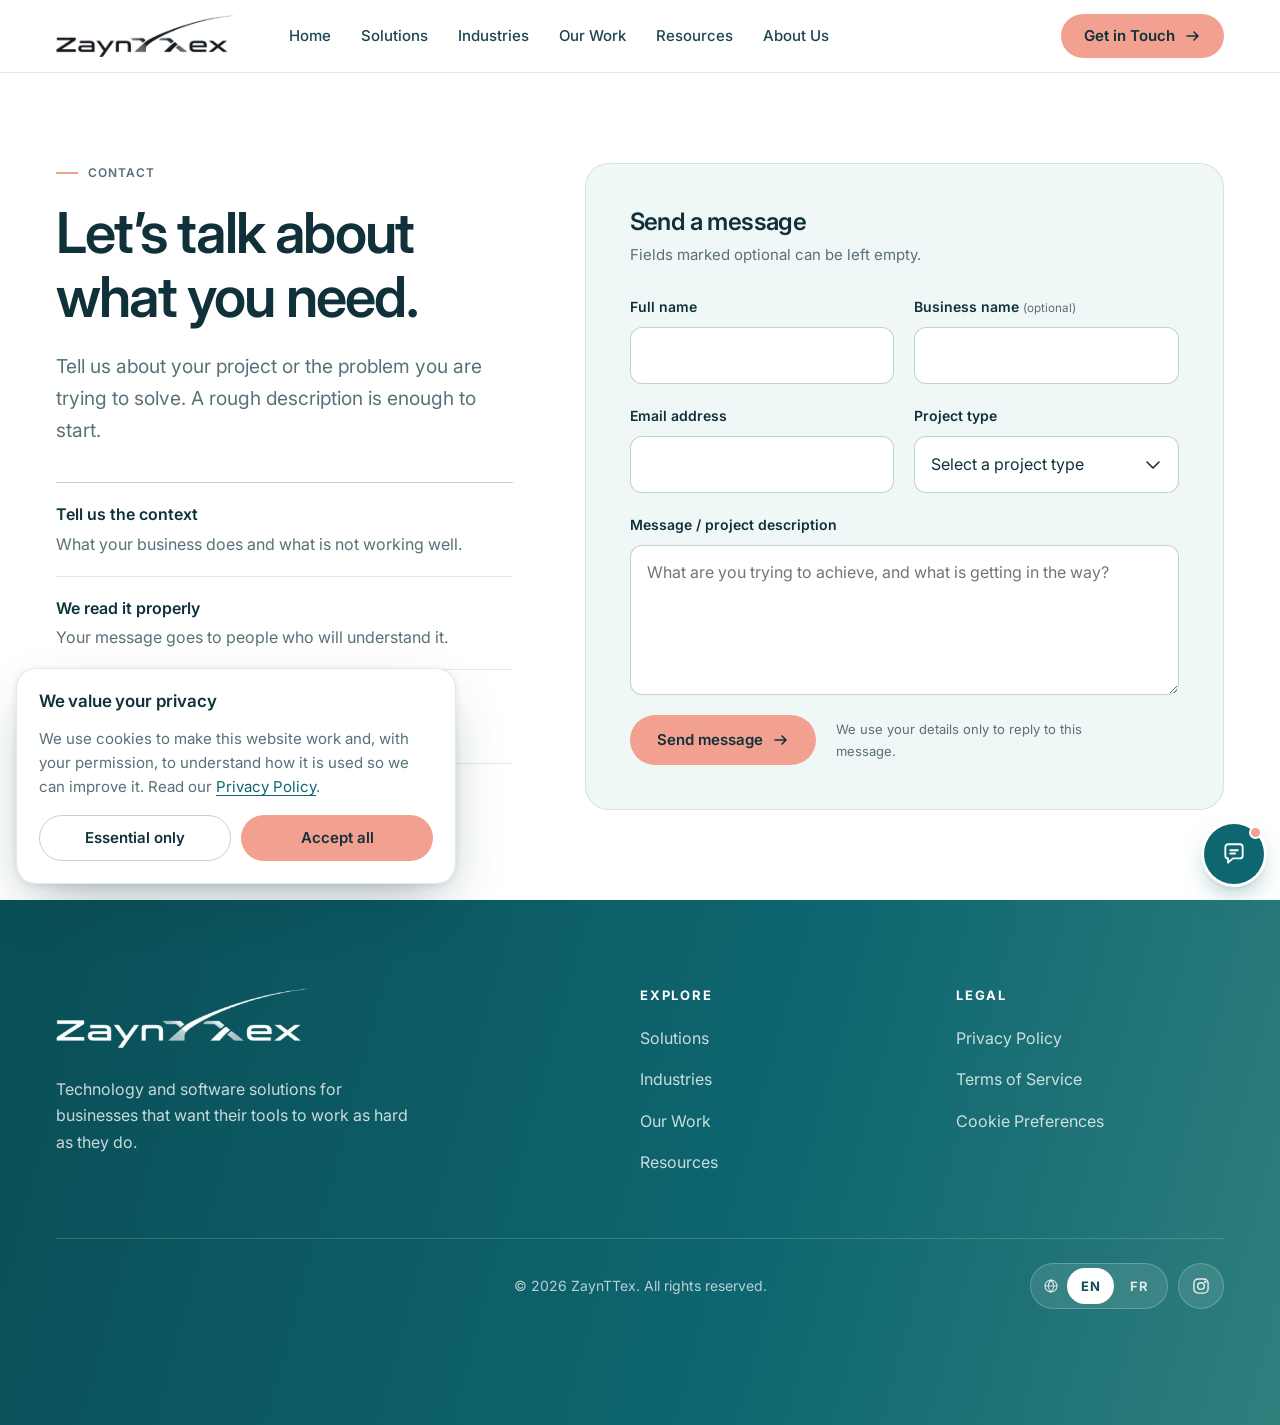
<file: contact.html>
<!doctype html>
<html lang="en"><head><meta charset="utf-8"><meta name="viewport" content="width=device-width,initial-scale=1,viewport-fit=cover">
<title>Contact | ZaynTTex</title><meta name="description" content="Contact form for discussing your project or business challenge.">
<script>(function(){try{var k="zaynttex-lang",v=null;try{v=localStorage.getItem(k)}catch(e){}if(!v){var m=String(window.name||"").match(/zaynttex-lang=(\w\w)/);v=m&&m[1]}if(v!=="en"&&v!=="fr"){var l=navigator.languages&&navigator.languages.length?navigator.languages:[navigator.language||"en"];v="en";for(var i=0;i<l.length;i++){var c=String(l[i]).toLowerCase().slice(0,2);if(c==="en"||c==="fr"){v=c;break}}}try{var nv=performance.getEntriesByType("navigation")[0];if(nv&&nv.type==="back_forward"){history.scrollRestoration="auto"}else{history.scrollRestoration="manual";window.scrollTo(0,0)}}catch(e){}var d=document.documentElement;d.lang=v;d.setAttribute("data-lang",v);if(v==="fr"){d.setAttribute("data-i18n-wait","");setTimeout(function(){d.removeAttribute("data-i18n-wait")},2500)}}catch(e){}})();</script>
<style>html[data-i18n-wait] body{visibility:hidden}</style><noscript><style>html[data-i18n-wait] body{visibility:visible}</style></noscript>
<link rel="stylesheet" href="https://fonts.googleapis.com/css2?family=Inter:wght@400;500;600&display=swap">
<link rel="stylesheet" href="styles.css">
<style>:root{padding-top:env(safe-area-inset-top,0px);padding-bottom:env(safe-area-inset-bottom,0px)}</style>
</head><body>
<a class="skip" href="#main">Skip to content</a>
<header class="site-head">
  <div class="bar"><a class="brand" href="index.html" aria-label="ZaynTTex, home"><img class="brand-logo" src="logo.png" alt="" height="40"></a>
    <nav class="nav-links" aria-label="Main"><ul style="display:contents;list-style:none;margin:0;padding:0"><li style="display:block"><a href="index.html">Home</a></li><li style="display:block"><a href="solutions.html">Solutions</a></li><li style="display:block"><a href="industries.html">Industries</a></li><li style="display:block"><a href="work.html">Our Work</a></li><li style="display:block"><a href="resources.html">Resources</a></li><li style="display:block"><a href="about.html">About Us</a></li></ul></nav>
    <div class="actions"><a class="btn btn-primary" href="contact.html" aria-current="page">Get in Touch <svg viewBox="0 0 16 16" fill="none" stroke="currentColor" stroke-width="1.6" stroke-linecap="round" stroke-linejoin="round" aria-hidden="true"><path d="M2 8h11M9 4l4 4-4 4"/></svg></a>
    <button class="burger" id="menu-btn" type="button" aria-expanded="false" aria-controls="menu-panel" aria-label="Open menu"><span class="ln"><i></i><i></i><i></i></span></button></div>
  </div>
</header>
<div class="mpanel" id="menu-panel">
  <nav aria-label="Mobile"><a class="link" href="index.html">Home</a><a class="link" href="solutions.html">Solutions</a><a class="link" href="industries.html">Industries</a><a class="link" href="work.html">Our Work</a><a class="link" href="resources.html">Resources</a><a class="link" href="about.html">About Us</a><a class="link" href="contact.html" aria-current="page">Contact</a></nav>
  <a class="btn btn-primary" href="contact.html">Get in Touch <svg viewBox="0 0 16 16" fill="none" stroke="currentColor" stroke-width="1.6" stroke-linecap="round" stroke-linejoin="round" aria-hidden="true"><path d="M2 8h11M9 4l4 4-4 4"/></svg></a>
</div>
<main id="main">
<div class="wrap contact">
<div><span class="eyebrow">Contact</span><h1>Let&rsquo;s talk about what you need.</h1>
<p class="lead">Tell us about your project or the problem you are trying to solve. A rough description is enough to start.</p>
<ul class="expect" style="margin-left:0;padding:0;list-style:none;margin-top:36px">
<li><b>Tell us the context</b>What your business does and what is not working well.</li>
<li><b>We read it properly</b>Your message goes to people who will understand it.</li>
<li><b>We reply by email</b>With questions, ideas or a suggested next step.</li></ul></div>
<div class="form-panel"><h2>Send a message</h2><p class="sub">Fields marked optional can be left empty.</p>
<form id="contact-form" novalidate method="POST" action="https://formspree.io/f/meaapbzq" data-endpoint="https://formspree.io/f/meaapbzq">
<input type="hidden" name="_subject" value="New project enquiry from the website">
<div class="row2"><div class="field"><label for="name">Full name</label><input id="name" name="name" type="text" autocomplete="name" required data-req="Please enter your name."><span class="msg" aria-live="polite"></span></div>
<div class="field"><label for="business">Business name<small>(optional)</small></label><input id="business" name="business" type="text" autocomplete="organization"><span class="msg"></span></div></div>
<div class="row2"><div class="field"><label for="email">Email address</label><input id="email" name="email" type="email" autocomplete="email" inputmode="email" required data-req="Please enter your email address."><span class="msg" aria-live="polite"></span></div>
<div class="field"><label for="type">Project type</label><select id="type" name="type" required data-req="Please choose a project type."><option value="" selected disabled>Select a project type</option><option value="Custom software">Custom software</option><option value="Website design and development">Website design and development</option><option value="Business management system">Business management system</option><option value="Workflow automation">Workflow automation</option><option value="AI-powered solution">AI-powered solution</option><option value="Digital transformation">Digital transformation</option><option value="Something else">Something else</option></select><span class="msg" aria-live="polite"></span></div></div>
<div class="field"><label for="message">Message / project description</label><textarea id="message" name="message" required data-req="Please describe your project." placeholder="What are you trying to achieve, and what is getting in the way?"></textarea><span class="msg" aria-live="polite"></span></div>
<div class="hp" aria-hidden="true"><label>Leave this empty <input type="text" name="_gotcha" tabindex="-1" autocomplete="off"></label></div>
<div id="form-status" class="status" tabindex="-1"></div>
<div class="form-foot"><button class="btn btn-primary" id="form-submit" type="submit">Send message <svg viewBox="0 0 16 16" fill="none" stroke="currentColor" stroke-width="1.6" stroke-linecap="round" stroke-linejoin="round" aria-hidden="true"><path d="M2 8h11M9 4l4 4-4 4"/></svg></button><p>We use your details only to reply to this message.</p></div>
</form></div></div>
</main>
<footer class="foot"><div class="wrap">
  <div class="foot-grid">
    <div class="fbrand"><a class="brand" href="index.html" aria-label="ZaynTTex, home"><img class="brand-logo" src="logo-white.png" alt="" height="40"></a><p>Technology and software solutions for businesses that want their tools to work as hard as they do.</p></div>
    <div class="fcol"><h2 class="ftitle">Explore</h2><ul><li><a href="solutions.html">Solutions</a></li><li><a href="industries.html">Industries</a></li><li><a href="work.html">Our Work</a></li><li><a href="resources.html">Resources</a></li></ul></div>
    <div class="fcol"><h2 class="ftitle">Legal</h2><ul><li><a href="privacy.html">Privacy Policy</a></li><li><a href="terms.html">Terms of Service</a></li><li><a href="#" data-cookie>Cookie Preferences</a></li></ul></div>
  </div>
  <div class="legal"><span class="legal-copy">&copy; 2026 ZaynTTex. All rights reserved.</span>
    <div class="foot-tools"><div class="lang" role="group" aria-label="Language"><svg viewBox="0 0 24 24" aria-hidden="true"><circle cx="12" cy="12" r="9"/><path d="M3 12h18M12 3c2.6 2.6 4 5.7 4 9s-1.4 6.4-4 9c-2.6-2.6-4-5.7-4-9s1.4-6.4 4-9z"/></svg><button type="button" class="lang-btn" data-lang="en" lang="en" aria-label="English" title="English" aria-pressed="true">EN</button><button type="button" class="lang-btn" data-lang="fr" lang="fr" aria-label="Fran&ccedil;ais" title="Fran&ccedil;ais" aria-pressed="false">FR</button></div><a class="social" href="https://www.instagram.com/" target="_blank" rel="noopener" aria-label="Instagram" title="Instagram"><svg viewBox="0 0 24 24" aria-hidden="true"><rect x="3.5" y="3.5" width="17" height="17" rx="5"/><circle cx="12" cy="12" r="4"/><circle cx="17.2" cy="6.8" r=".6" fill="currentColor"/></svg></a></div></div>
</div></footer>
<script>(function () {
  "use strict";
  var FR = {"Skip to content": "Aller au contenu", "Home": "Accueil", "Solutions": "Solutions", "Industries": "Secteurs", "Our Work": "Nos r\u00e9alisations", "Resources": "Ressources", "About Us": "\u00c0 propos", "Get in Touch": "Nous contacter", "Contact": "Contact", "Technology and software solutions": "Solutions technologiques et logicielles", "Technology That Moves Businesses Forward.": "La technologie qui fait avancer les entreprises.", "We design and develop digital solutions that simplify complexity, improve operations, and help businesses grow.": "Nous concevons et d\u00e9veloppons des solutions num\u00e9riques qui simplifient la complexit\u00e9, am\u00e9liorent les op\u00e9rations et aident les entreprises \u00e0 se d\u00e9velopper.", "Explore Our Solutions": "D\u00e9couvrir nos solutions", "Let\u2019s Talk": "Parlons-en", "Stock and operations": "Stocks et op\u00e9rations", "Dashboard": "Tableau de bord", "Inventory": "Inventaire", "Orders": "Commandes", "Rooms and tables": "Chambres et tables", "Today": "Aujourd\u2019hui", "Low stock": "Stock faible", "Open orders": "Commandes en cours", "Occupancy": "Occupation", "Stock used this week": "Stock utilis\u00e9 cette semaine", "Item": "Article", "Stock level": "Niveau de stock", "Status": "Statut", "Tomatoes": "Tomates", "Kitchen": "Cuisine", "In stock": "En stock", "Olive oil": "Huile d\u2019olive", "Coffee beans": "Caf\u00e9 en grains", "Bar": "Bar", "Low": "Faible", "Ordered": "Command\u00e9", "Bed linen": "Linge de lit", "Housekeeping": "M\u00e9nage", "Towels": "Serviettes", "Purchase orders": "Bons de commande", "Fresh produce": "Produits frais", "Delivered": "Livr\u00e9", "Linen service": "Service de linge", "On the way": "En route", "Bar supplies": "Fournitures du bar", "Draft": "Brouillon", "Free": "Libre", "Occupied": "Occup\u00e9", "Cleaning": "Nettoyage", "Tables": "Tables", "Rooms": "Chambres", "Who we are": "Qui nous sommes", "We are a technology partner for businesses that have outgrown their spreadsheets, their patchwork of apps, or their current website.": "Nous sommes un partenaire technologique pour les entreprises qui d\u00e9passent leurs tableurs, leur mosa\u00efque d\u2019applications ou leur site web actuel.", "We build custom software, websites, management systems and automations. The goal is always the same: tools that fit the way your business works and are simple enough to use every day.": "Nous cr\u00e9ons des logiciels sur mesure, des sites web, des syst\u00e8mes de gestion et des automatisations. L\u2019objectif est toujours le m\u00eame : des outils adapt\u00e9s \u00e0 votre fa\u00e7on de travailler et assez simples pour \u00eatre utilis\u00e9s tous les jours.", "We also see this work as the groundwork for software products of our own, built on what we learn from solving real operational problems.": "Nous voyons aussi ce travail comme la base de nos propres produits logiciels, construits \u00e0 partir de ce que nous apprenons en r\u00e9solvant de vrais probl\u00e8mes op\u00e9rationnels.", "What we do": "Ce que nous faisons", "Six ways we help businesses work better": "Six fa\u00e7ons d\u2019aider les entreprises \u00e0 mieux fonctionner", "From a single custom tool to a full change in how your business runs, the work starts with the problem and ends with something your team can use.": "D\u2019un simple outil sur mesure \u00e0 une transformation compl\u00e8te de votre fonctionnement, le travail commence par le probl\u00e8me et aboutit \u00e0 quelque chose que votre \u00e9quipe peut utiliser.", "Custom Software Development": "D\u00e9veloppement de logiciels sur mesure", "Software built around how your business actually works.": "Des logiciels con\u00e7us autour de la fa\u00e7on dont votre entreprise fonctionne r\u00e9ellement.", "Website Design and Development": "Conception et d\u00e9veloppement de sites web", "Fast, clear websites your team can keep up to date.": "Des sites rapides et clairs que votre \u00e9quipe peut tenir \u00e0 jour.", "Business Management Systems": "Syst\u00e8mes de gestion d\u2019entreprise", "Orders, customers, stock and reporting in one place.": "Commandes, clients, stocks et rapports au m\u00eame endroit.", "Workflow Automation": "Automatisation des processus", "Fewer repetitive tasks and fewer copy-and-paste errors.": "Moins de t\u00e2ches r\u00e9p\u00e9titives et moins d\u2019erreurs de copier-coller.", "AI-Powered Solutions": "Solutions bas\u00e9es sur l\u2019IA", "AI applied to specific tasks, with clear limits and review.": "L\u2019IA appliqu\u00e9e \u00e0 des t\u00e2ches pr\u00e9cises, avec des limites claires et une relecture.", "Digital Transformation": "Transformation num\u00e9rique", "A practical plan for moving from scattered tools to connected systems.": "Un plan concret pour passer d\u2019outils dispers\u00e9s \u00e0 des syst\u00e8mes connect\u00e9s.", "How we work": "Notre fa\u00e7on de travailler", "From the problem to a working solution": "Du probl\u00e8me \u00e0 une solution qui fonctionne", "A simple sequence, applied with care. You see progress at every stage and stay involved in the decisions that matter.": "Une s\u00e9quence simple, appliqu\u00e9e avec soin. Vous voyez l\u2019avancement \u00e0 chaque \u00e9tape et restez impliqu\u00e9 dans les d\u00e9cisions importantes.", "Listen": "\u00c9couter", "We start with your operation: how work moves, where it slows down, and what the people doing it need.": "Nous partons de votre activit\u00e9 : comment le travail circule, o\u00f9 il ralentit et ce dont les personnes qui le font ont besoin.", "Map": "Cartographier", "We describe the problem and the options in plain terms, and agree on a scope before building anything.": "Nous d\u00e9crivons le probl\u00e8me et les options en termes simples, et convenons d\u2019un p\u00e9rim\u00e8tre avant de construire quoi que ce soit.", "Build": "Construire", "We deliver in small stages you can review, so direction can change while change is still cheap.": "Nous livrons par petites \u00e9tapes que vous pouvez examiner, afin que la direction puisse changer tant que le changement co\u00fbte peu.", "Refine": "Affiner", "After launch we look at how the work is going and adjust, document and hand over what you need.": "Apr\u00e8s le lancement, nous observons comment cela se passe, puis nous ajustons, documentons et transmettons ce dont vous avez besoin.", "Built for the way different businesses operate": "Con\u00e7u pour la fa\u00e7on de travailler de chaque entreprise", "Every sector has its own routines and pressures. We learn yours before we propose anything.": "Chaque secteur a ses routines et ses contraintes. Nous apprenons les v\u00f4tres avant de proposer quoi que ce soit.", "All industries": "Tous les secteurs", "Retail and Commerce": "Commerce et distribution", "Restaurants and Hospitality": "Restauration et h\u00f4tellerie", "Professional Services": "Services professionnels", "Small and Medium Businesses": "Petites et moyennes entreprises", "Other sectors": "Autres secteurs", "Have a business problem worth solving?": "Un probl\u00e8me d\u2019entreprise \u00e0 r\u00e9soudre ?", "Tell us what is slowing your business down. We will talk it through and say plainly whether and how we can help.": "Dites-nous ce qui ralentit votre entreprise. Nous en discuterons et vous dirons franchement si et comment nous pouvons aider.", "Start a conversation": "D\u00e9marrer la conversation", "See what we do": "Voir ce que nous faisons", "Technology and software solutions for businesses that want their tools to work as hard as they do.": "Des solutions technologiques et logicielles pour les entreprises qui veulent des outils aussi efficaces qu\u2019elles.", "Explore": "Explorer", "Legal": "Mentions l\u00e9gales", "Privacy Policy": "Politique de confidentialit\u00e9", "Terms of Service": "Conditions d\u2019utilisation", "Cookie Preferences": "Pr\u00e9f\u00e9rences des cookies", "\u00a9 2026 ZaynTTex. All rights reserved.": "\u00a9 2026 ZaynTTex. Tous droits r\u00e9serv\u00e9s.", "Language": "Langue", "Chat with us": "Discutez avec nous", "We reply on WhatsApp": "Nous r\u00e9pondons sur WhatsApp", "Hello. Tell us what you are working on and we will reply as soon as we can.": "Bonjour. Dites-nous sur quoi vous travaillez et nous vous r\u00e9pondrons d\u00e8s que possible.", "Chat on WhatsApp": "Discuter sur WhatsApp", "Opens WhatsApp in a new tab.": "Ouvre WhatsApp dans un nouvel onglet.", "We value your privacy": "Nous respectons votre vie priv\u00e9e", "We use cookies to make this website work and, with your permission, to understand how it is used so we can improve it. Read our": "Nous utilisons des cookies pour faire fonctionner ce site et, avec votre accord, pour comprendre comment il est utilis\u00e9 afin de l\u2019am\u00e9liorer. Consultez notre", "Essential only": "Essentiels uniquement", "Accept all": "Tout accepter", "ZaynTTex, home": "ZaynTTex, accueil", "Main": "Principal", "Open menu": "Ouvrir le menu", "Close menu": "Fermer le menu", "Mobile": "Mobile", "Open chat": "Ouvrir le chat", "Close chat": "Fermer le chat", "Cookie preferences": "Pr\u00e9f\u00e9rences des cookies", "Animated inventory console for a restaurant or hotel, with a mouse pointer moving between dashboard, inventory, orders and rooms pages": "Console d\u2019inventaire anim\u00e9e pour un restaurant ou un h\u00f4tel, avec un pointeur de souris qui passe du tableau de bord \u00e0 l\u2019inventaire, aux commandes et aux chambres", "Custom software, websites, management systems and automation that help businesses simplify operations and grow.": "Logiciels sur mesure, sites web, syst\u00e8mes de gestion et automatisation pour aider les entreprises \u00e0 simplifier leurs op\u00e9rations et \u00e0 se d\u00e9velopper.", "Solutions | ZaynTTex": "Solutions | ZaynTTex", "Industries | ZaynTTex": "Secteurs | ZaynTTex", "Our Work | ZaynTTex": "Nos r\u00e9alisations | ZaynTTex", "Resources | ZaynTTex": "Ressources | ZaynTTex", "About Us | ZaynTTex": "\u00c0 propos | ZaynTTex", "Contact | ZaynTTex": "Contact | ZaynTTex", "Privacy Policy | ZaynTTex": "Politique de confidentialit\u00e9 | ZaynTTex", "Terms of Service | ZaynTTex": "Conditions d\u2019utilisation | ZaynTTex", "Technology services shaped around your operations": "Des services technologiques fa\u00e7onn\u00e9s autour de vos op\u00e9rations", "Six areas of work, each aimed at a specific kind of business problem. Most projects combine more than one.": "Six domaines de travail, chacun visant un type pr\u00e9cis de probl\u00e8me d\u2019entreprise. La plupart des projets en combinent plusieurs.", "The problem": "Le probl\u00e8me", "The value": "La valeur", "Off-the-shelf tools make a business bend its process around the software. The gaps get filled with spreadsheets, manual steps and workarounds that only one person understands.": "Les outils standards obligent l\u2019entreprise \u00e0 adapter ses processus au logiciel. Les manques sont combl\u00e9s par des tableurs, des \u00e9tapes manuelles et des solutions de contournement que seule une personne comprend.", "We scope the problem with you, then build software around how your business works. We deliver in stages, document what we build, and design it so it can be extended later.": "Nous d\u00e9finissons le probl\u00e8me avec vous, puis construisons un logiciel autour de votre fonctionnement. Nous livrons par \u00e9tapes, documentons ce que nous cr\u00e9ons et le concevons pour qu\u2019il puisse \u00e9voluer.", "Tools that fit the work, a result you own, and software that can change when the business does.": "Des outils adapt\u00e9s au travail, un r\u00e9sultat qui vous appartient et un logiciel qui \u00e9volue avec votre entreprise.", "A website that is slow, unclear or hard to update loses people before they get in touch, and it often falls out of date because changing it is a chore.": "Un site lent, confus ou difficile \u00e0 mettre \u00e0 jour fait perdre des visiteurs avant qu\u2019ils ne vous contactent, et il devient vite obsol\u00e8te parce que le modifier est une corv\u00e9e.", "We design and build responsive, accessible websites with a clear structure and straightforward content. We set them up so your team can edit what needs editing.": "Nous concevons et r\u00e9alisons des sites adaptatifs et accessibles, avec une structure claire et un contenu simple. Nous les configurons pour que votre \u00e9quipe puisse modifier ce qui doit l\u2019\u00eatre.", "A site that explains your business plainly, loads quickly on any device, and stays current.": "Un site qui pr\u00e9sente clairement votre activit\u00e9, se charge vite sur tout appareil et reste \u00e0 jour.", "Orders, customers, stock, invoices and schedules live in different places. Staff enter the same data twice, and reports from different tools do not agree.": "Commandes, clients, stocks, factures et plannings sont dispers\u00e9s. Le personnel saisit deux fois les m\u00eames donn\u00e9es et les rapports de diff\u00e9rents outils ne concordent pas.", "We bring the functions you rely on into one system, with roles, permissions and reports that match the way your operation runs.": "Nous r\u00e9unissons les fonctions dont vous avez besoin dans un seul syst\u00e8me, avec des r\u00f4les, des permissions et des rapports adapt\u00e9s \u00e0 votre activit\u00e9.", "One reliable source of information, less duplicated effort, and a clearer view of the business.": "Une source d\u2019information fiable, moins de doubles saisies et une vision plus claire de l\u2019entreprise.", "Copying data between tools, chasing approvals and sending routine messages take hours every week and invite small mistakes.": "Copier des donn\u00e9es d\u2019un outil \u00e0 l\u2019autre, relancer pour des validations et envoyer des messages de routine prennent des heures chaque semaine et provoquent de petites erreurs.", "We map the process first, then automate the predictable steps. People stay in the loop wherever judgment is needed.": "Nous cartographions d\u2019abord le processus, puis automatisons les \u00e9tapes pr\u00e9visibles. Les personnes restent dans la boucle partout o\u00f9 un jugement est n\u00e9cessaire.", "Time returned to your team, fewer errors, and processes that run the same way each time.": "Du temps rendu \u00e0 votre \u00e9quipe, moins d\u2019erreurs et des processus qui se d\u00e9roulent de la m\u00eame fa\u00e7on \u00e0 chaque fois.", "Many businesses see potential in AI but are unsure where it helps, where it adds risk, and how to use it without disrupting existing work.": "Beaucoup d\u2019entreprises voient le potentiel de l\u2019IA mais ne savent pas o\u00f9 elle aide, o\u00f9 elle ajoute des risques, ni comment l\u2019utiliser sans perturber le travail existant.", "We identify specific tasks where AI can help, such as sorting, summarising or searching information. We build it into your tools with review steps and clear limits.": "Nous identifions les t\u00e2ches pr\u00e9cises o\u00f9 l\u2019IA peut aider, comme trier, r\u00e9sumer ou rechercher de l\u2019information. Nous l\u2019int\u00e9grons \u00e0 vos outils avec des \u00e9tapes de relecture et des limites claires.", "Practical use of AI where it earns its place, with human oversight and no unexplained black boxes.": "Un usage concret de l\u2019IA l\u00e0 o\u00f9 elle a sa place, avec un contr\u00f4le humain et sans bo\u00eete noire inexpliqu\u00e9e.", "Technology decisions made one tool at a time leave a business with systems that do not connect and no clear direction.": "Des d\u00e9cisions technologiques prises outil par outil laissent l\u2019entreprise avec des syst\u00e8mes qui ne communiquent pas et sans direction claire.", "We review your current tools and processes, set priorities with you, and plan a sequence of changes your business can absorb.": "Nous examinons vos outils et processus actuels, d\u00e9finissons les priorit\u00e9s avec vous et planifions une suite de changements que votre entreprise peut absorber.", "A roadmap grounded in your operations, so each investment supports the next one.": "Une feuille de route ancr\u00e9e dans vos op\u00e9rations, pour que chaque investissement soutienne le suivant.", "Not sure which one you need?": "Vous ne savez pas laquelle choisir ?", "Describe the problem as you see it. We will help you work out where to start.": "D\u00e9crivez le probl\u00e8me tel que vous le voyez. Nous vous aiderons \u00e0 savoir par o\u00f9 commencer.", "Talk to us": "Parlez-nous", "The services we offer: custom software, websites, business systems, automation, AI and digital transformation.": "Nos services : logiciels sur mesure, sites web, syst\u00e8mes de gestion, automatisation, IA et transformation num\u00e9rique.", "Different businesses, different pressures": "Des entreprises diff\u00e9rentes, des contraintes diff\u00e9rentes", "The challenges below are typical for each sector. We use them as a starting point, then adapt to your actual operation.": "Les d\u00e9fis ci-dessous sont typiques de chaque secteur. Nous les utilisons comme point de d\u00e9part, puis nous nous adaptons \u00e0 votre activit\u00e9 r\u00e9elle.", "Common challenges": "D\u00e9fis courants", "How technology helps": "Comment la technologie aide", "Stock levels that differ between the shop, the website and the warehouse": "Des niveaux de stock qui diff\u00e8rent entre la boutique, le site web et l\u2019entrep\u00f4t", "Orders handled by hand across several channels": "Des commandes trait\u00e9es \u00e0 la main sur plusieurs canaux", "Little visibility into what sells and what sits": "Peu de visibilit\u00e9 sur ce qui se vend et ce qui stagne", "Inventory and order systems that keep channels in step": "Des syst\u00e8mes d\u2019inventaire et de commandes qui synchronisent les canaux", "Online stores connected to back-office tools": "Des boutiques en ligne connect\u00e9es aux outils de gestion", "Simple reporting on sales and stock": "Des rapports simples sur les ventes et les stocks", "Bookings taken by phone, message and paper": "Des r\u00e9servations prises par t\u00e9l\u00e9phone, message et papier", "Menus, suppliers and costs tracked in separate places": "Menus, fournisseurs et co\u00fbts suivis \u00e0 des endroits s\u00e9par\u00e9s", "Rotas that take hours to plan and change": "Des plannings qui prennent des heures \u00e0 \u00e9tablir et \u00e0 modifier", "Reservation and ordering tools that fit your service": "Des outils de r\u00e9servation et de commande adapt\u00e9s \u00e0 votre service", "Supplier and stock tracking": "Suivi des fournisseurs et des stocks", "Scheduling that reflects demand and availability": "Une planification qui refl\u00e8te la demande et les disponibilit\u00e9s", "Time and billing managed in spreadsheets": "Temps et facturation g\u00e9r\u00e9s dans des tableurs", "Client information scattered across inboxes": "Des informations clients dispers\u00e9es dans les bo\u00eetes mail", "Documents prepared by hand, again and again": "Des documents pr\u00e9par\u00e9s \u00e0 la main, encore et encore", "Client portals and project tracking": "Portails clients et suivi de projets", "Automated invoicing and payment reminders": "Facturation automatis\u00e9e et rappels de paiement", "Document workflows with approval steps": "Circuits de documents avec \u00e9tapes de validation", "Growing faster than the systems behind the business": "Une croissance plus rapide que les syst\u00e8mes qui la soutiennent", "Knowledge held by one or two people": "Un savoir d\u00e9tenu par une ou deux personnes", "Tools bought one at a time that do not work together": "Des outils achet\u00e9s un \u00e0 un qui ne fonctionnent pas ensemble", "Right-sized systems that cover the essentials": "Des syst\u00e8mes \u00e0 la bonne taille qui couvrent l\u2019essentiel", "Automation of routine admin": "Automatisation de l\u2019administratif courant", "A website that carries the business and is easy to maintain": "Un site web qui porte l\u2019activit\u00e9 et se maintient facilement", "Other Business Sectors": "Autres secteurs d\u2019activit\u00e9", "Sector-specific routines, rules and reporting duties": "Routines, r\u00e8gles et obligations de reporting propres au secteur", "Legacy tools that are difficult to replace": "Des outils anciens difficiles \u00e0 remplacer", "Processes that were never written down": "Des processus qui n\u2019ont jamais \u00e9t\u00e9 document\u00e9s", "A conversation first, to understand how your sector works": "D\u2019abord une conversation pour comprendre comment fonctionne votre secteur", "A scoped plan that builds only what you need": "Un plan cadr\u00e9 qui ne construit que ce dont vous avez besoin", "Software that can adapt as requirements change": "Un logiciel qui s\u2019adapte quand les besoins \u00e9voluent", "Does your sector look different?": "Votre secteur est diff\u00e9rent ?", "Many of the problems we solve are the same across sectors. Tell us about yours and we will tell you what we think.": "Beaucoup des probl\u00e8mes que nous r\u00e9solvons sont les m\u00eames d\u2019un secteur \u00e0 l\u2019autre. Parlez-nous du v\u00f4tre et nous vous dirons ce que nous en pensons.", "How technology can address operational challenges in retail, hospitality, professional services and small businesses.": "Comment la technologie peut r\u00e9pondre aux d\u00e9fis op\u00e9rationnels du commerce, de l\u2019h\u00f4tellerie-restauration, des services professionnels et des petites entreprises.", "Selected projects will appear here": "Les projets s\u00e9lectionn\u00e9s appara\u00eetront ici", "This page is ready for case studies. Each project will include screenshots, the problem it addressed, and how it was solved.": "Cette page est pr\u00eate \u00e0 accueillir des \u00e9tudes de cas. Chaque projet comprendra des captures d\u2019\u00e9cran, le probl\u00e8me trait\u00e9 et la fa\u00e7on dont il a \u00e9t\u00e9 r\u00e9solu.", "Featured project: screenshots coming soon": "Projet \u00e0 la une : captures d\u2019\u00e9cran \u00e0 venir", "Sector / project type": "Secteur / type de projet", "Project placeholder": "Emplacement de projet", "Future case studies": "Futures \u00e9tudes de cas", "What each project page will cover": "Ce que couvrira chaque page de projet", "A consistent structure, so every case study is easy to read and compare.": "Une structure homog\u00e8ne, pour que chaque \u00e9tude de cas soit facile \u00e0 lire et \u00e0 comparer.", "Context": "Contexte", "Who the project was for and the situation they were in.": "Pour qui \u00e9tait le projet et dans quelle situation il s\u2019inscrivait.", "Challenge": "D\u00e9fi", "The specific problem to be solved and why it mattered.": "Le probl\u00e8me pr\u00e9cis \u00e0 r\u00e9soudre et pourquoi il comptait.", "Approach": "Approche", "How the work was scoped, designed and built.": "Comment le travail a \u00e9t\u00e9 cadr\u00e9, con\u00e7u et r\u00e9alis\u00e9.", "Screens": "\u00c9crans", "Interface screenshots and short walkthroughs.": "Captures d\u2019\u00e9cran de l\u2019interface et courtes d\u00e9monstrations.", "Outcome": "R\u00e9sultat", "What changed, described with facts the client has confirmed.": "Ce qui a chang\u00e9, d\u00e9crit avec des faits confirm\u00e9s par le client.", "Want to be one of the first?": "Envie d\u2019\u00eatre parmi les premiers ?", "We would like to build the first projects on this page with the right partners. If you have a problem that fits, get in touch.": "Nous aimerions r\u00e9aliser les premiers projets de cette page avec les bons partenaires. Si vous avez un probl\u00e8me qui correspond, contactez-nous.", "A portfolio page prepared for future case studies, screenshots and project descriptions.": "Une page de r\u00e9alisations pr\u00eate pour de futures \u00e9tudes de cas, captures d\u2019\u00e9cran et descriptions de projets.", "Knowledge for businesses going digital": "Des connaissances pour les entreprises qui passent au num\u00e9rique", "We plan to publish articles, guides and explanations here. Nothing has been published yet, and this page will grow as content is added.": "Nous pr\u00e9voyons de publier ici des articles, des guides et des explications. Rien n\u2019a encore \u00e9t\u00e9 publi\u00e9 et cette page s\u2019enrichira au fil des contenus ajout\u00e9s.", "Featured": "\u00c0 la une", "The first article will be featured here": "Le premier article sera mis en avant ici", "A large image, a headline and a short summary. When content is ready, this space introduces the most useful piece.": "Une grande image, un titre et un court r\u00e9sum\u00e9. Quand le contenu sera pr\u00eat, cet espace pr\u00e9sentera le contenu le plus utile.", "Topics": "Th\u00e8mes", "What you will find here": "Ce que vous trouverez ici", "Five areas, each with its own listing once there is something to read.": "Cinq th\u00e8mes, chacun avec sa propre liste d\u00e8s qu\u2019il y aura quelque chose \u00e0 lire.", "Articles": "Articles", "Practical writing on building and running business software.": "Des textes pratiques sur la cr\u00e9ation et l\u2019exploitation de logiciels d\u2019entreprise.", "No entries yet": "Aucune entr\u00e9e pour le moment", "Insights": "Analyses", "Short perspectives on how technology is changing day-to-day operations.": "De courts points de vue sur la fa\u00e7on dont la technologie transforme le quotidien des entreprises.", "Guides": "Guides", "Step-by-step guidance on choosing, planning and adopting digital tools.": "Des conseils pas \u00e0 pas pour choisir, planifier et adopter des outils num\u00e9riques.", "Technology Explained": "La technologie expliqu\u00e9e", "Plain-language explanations of the technologies behind our work.": "Des explications en langage simple des technologies derri\u00e8re notre travail.", "Business and Digital Transformation": "Entreprise et transformation num\u00e9rique", "Resources for owners and teams planning a change in how they work.": "Des ressources pour les dirigeants et \u00e9quipes qui pr\u00e9voient de changer leur fa\u00e7on de travailler.", "Have a topic you would like covered?": "Un sujet que vous aimeriez voir trait\u00e9 ?", "If there is a question about technology or your business you would like answered in plain language, send it our way.": "Si vous avez une question sur la technologie ou votre entreprise \u00e0 laquelle vous aimeriez une r\u00e9ponse en langage simple, envoyez-la-nous.", "A resource library for articles, insights, guides and technology explanations. No content has been published yet.": "Une biblioth\u00e8que de ressources : articles, analyses, guides et explications technologiques. Aucun contenu n\u2019a encore \u00e9t\u00e9 publi\u00e9.", "About us": "\u00c0 propos", "Building Beyond Today.": "Construire au-del\u00e0 d\u2019aujourd\u2019hui.", "We are a technology partner. We believe technology should solve real problems and make businesses better.": "Nous sommes un partenaire technologique. Nous croyons que la technologie doit r\u00e9soudre de vrais probl\u00e8mes et rendre les entreprises meilleures.", "Philosophy": "Philosophie", "Start with the problem, not the technology": "Partir du probl\u00e8me, pas de la technologie", "A tool is only useful if people use it. So we begin with how work happens today, what gets in the way, and what a better day looks like for the people involved.": "Un outil n\u2019est utile que s\u2019il est utilis\u00e9. Nous commen\u00e7ons donc par la fa\u00e7on dont le travail se fait aujourd\u2019hui, ce qui g\u00eane et \u00e0 quoi ressemble une meilleure journ\u00e9e pour les personnes concern\u00e9es.", "From there, we choose the simplest technology that does the job. We explain our choices in plain language, so you can make decisions with confidence.": "Ensuite, nous choisissons la technologie la plus simple qui fait le travail. Nous expliquons nos choix en langage clair, pour que vous puissiez d\u00e9cider en confiance.", "Mission and vision": "Mission et vision", "Where we are going": "O\u00f9 nous allons", "Mission": "Mission", "To help businesses run better by building technology that solves real problems.": "Aider les entreprises \u00e0 mieux fonctionner en cr\u00e9ant une technologie qui r\u00e9sout de vrais probl\u00e8mes.", "Vision": "Vision", "Building Beyond Today: to grow from a services partner into a company that also develops its own software products and technologies.": "Construire au-del\u00e0 d\u2019aujourd\u2019hui : passer d\u2019un partenaire de services \u00e0 une entreprise qui d\u00e9veloppe aussi ses propres produits et technologies logiciels.", "Values": "Valeurs", "What we hold ourselves to": "Ce \u00e0 quoi nous nous tenons", "Five principles that guide how we work with clients and with each other.": "Cinq principes qui guident notre fa\u00e7on de travailler avec nos clients et entre nous.", "Innovation": "Innovation", "We look for better ways to solve problems, and we test new ideas against real needs before we recommend them.": "Nous cherchons de meilleures fa\u00e7ons de r\u00e9soudre les probl\u00e8mes et testons les nouvelles id\u00e9es face aux besoins r\u00e9els avant de les recommander.", "Simplicity": "Simplicit\u00e9", "Good technology removes effort. We prefer clear, simple solutions to impressive but complicated ones.": "Une bonne technologie supprime de l\u2019effort. Nous pr\u00e9f\u00e9rons les solutions claires et simples aux solutions impressionnantes mais compliqu\u00e9es.", "Reliability": "Fiabilit\u00e9", "Software has to work on an ordinary Tuesday. We build carefully, test properly and say so when something is not ready.": "Un logiciel doit fonctionner un mardi ordinaire. Nous construisons avec soin, testons correctement et le disons quand quelque chose n\u2019est pas pr\u00eat.", "Curiosity": "Curiosit\u00e9", "We ask questions, learn how each business runs, and keep learning about the tools we use.": "Nous posons des questions, apprenons comment chaque entreprise fonctionne et continuons d\u2019apprendre sur les outils que nous utilisons.", "Impact": "Impact", "We measure our work by what it changes for the people who use it and the businesses that depend on it.": "Nous mesurons notre travail \u00e0 ce qu\u2019il change pour les personnes qui l\u2019utilisent et les entreprises qui en d\u00e9pendent.", "Let us understand your business first.": "Laissez-nous d\u2019abord comprendre votre entreprise.", "The best projects begin with a good conversation. Tell us where you are and where you want to be.": "Les meilleurs projets commencent par une bonne conversation. Dites-nous o\u00f9 vous en \u00eates et o\u00f9 vous voulez aller.", "Our philosophy, mission, vision and values as a technology partner for businesses.": "Notre philosophie, notre mission, notre vision et nos valeurs en tant que partenaire technologique des entreprises.", "Let\u2019s talk about what you need.": "Parlons de ce dont vous avez besoin.", "Tell us about your project or the problem you are trying to solve. A rough description is enough to start.": "Parlez-nous de votre projet ou du probl\u00e8me que vous voulez r\u00e9soudre. Une description approximative suffit pour commencer.", "Tell us the context": "Donnez-nous le contexte", "What your business does and what is not working well.": "Ce que fait votre entreprise et ce qui ne fonctionne pas bien.", "We read it properly": "Nous le lisons attentivement", "Your message goes to people who will understand it.": "Votre message est envoy\u00e9 \u00e0 des personnes qui le comprendront.", "We reply by email": "Nous r\u00e9pondons par e-mail", "With questions, ideas or a suggested next step.": "Avec des questions, des id\u00e9es ou une proposition de prochaine \u00e9tape.", "Send a message": "Envoyer un message", "Fields marked optional can be left empty.": "Les champs marqu\u00e9s facultatifs peuvent rester vides.", "Full name": "Nom complet", "Business name": "Nom de l\u2019entreprise", "(optional)": "(facultatif)", "Email address": "Adresse e-mail", "Project type": "Type de projet", "Select a project type": "Choisir un type de projet", "Custom software": "Logiciel sur mesure", "Website design and development": "Conception et d\u00e9veloppement de site web", "Business management system": "Syst\u00e8me de gestion d\u2019entreprise", "Workflow automation": "Automatisation des processus", "AI-powered solution": "Solution bas\u00e9e sur l\u2019IA", "Digital transformation": "Transformation num\u00e9rique", "Something else": "Autre chose", "Message / project description": "Message / description du projet", "Leave this empty": "Laisser vide", "Send message": "Envoyer le message", "Sending": "Envoi en cours", "We use your details only to reply to this message.": "Nous utilisons vos coordonn\u00e9es uniquement pour r\u00e9pondre \u00e0 ce message.", "What are you trying to achieve, and what is getting in the way?": "Que cherchez-vous \u00e0 accomplir et qu\u2019est-ce qui vous en emp\u00eache ?", "Contact form for discussing your project or business challenge.": "Formulaire de contact pour parler de votre projet ou de votre d\u00e9fi d\u2019entreprise.", "This field is required.": "Ce champ est obligatoire.", "Please enter your name.": "Veuillez saisir votre nom.", "Please enter your email address.": "Veuillez saisir votre adresse e-mail.", "Please choose a project type.": "Veuillez choisir un type de projet.", "Please describe your project.": "Veuillez d\u00e9crire votre projet.", "Enter a valid email address, for example name@company.com.": "Saisissez une adresse e-mail valide, par exemple nom@entreprise.com.", "Add a little more detail, at least 20 characters.": "Ajoutez un peu plus de d\u00e9tails, au moins 20 caract\u00e8res.", "Please fix the highlighted fields and send again.": "Veuillez corriger les champs signal\u00e9s et envoyer \u00e0 nouveau.", "This form is not connected to a mailbox yet, so your message was not sent. Please try again later.": "Ce formulaire n\u2019est pas encore reli\u00e9 \u00e0 une bo\u00eete mail, votre message n\u2019a donc pas \u00e9t\u00e9 envoy\u00e9. Veuillez r\u00e9essayer plus tard.", "Thank you. Your message has been sent and we will get back to you by email.": "Merci. Votre message a \u00e9t\u00e9 envoy\u00e9 et nous vous r\u00e9pondrons par e-mail.", "Your message could not be sent. Check your connection and try again.": "Votre message n\u2019a pas pu \u00eatre envoy\u00e9. V\u00e9rifiez votre connexion et r\u00e9essayez.", "Your message could not be sent. Please try again.": "Votre message n\u2019a pas pu \u00eatre envoy\u00e9. Veuillez r\u00e9essayer.", "Company": "Soci\u00e9t\u00e9", "Last updated": "Derni\u00e8re mise \u00e0 jour", "2 November 2026": "2 novembre 2026", "Questions? Contact us": "Une question ? Contactez-nous", "How we handle information about the people who use this website and our services.": "Comment nous traitons les informations des personnes qui utilisent ce site et nos services.", "The terms that apply when you use this website and our services.": "Les conditions qui s\u2019appliquent lorsque vous utilisez ce site et nos services.", "Privacy Policy for ZaynTTex.": "Politique de confidentialit\u00e9 de ZaynTTex.", "Terms of Service for ZaynTTex.": "Conditions d\u2019utilisation de ZaynTTex.", "Company:": "Soci\u00e9t\u00e9 :", "Email:": "E-mail :", "Website:": "Site web :", "Location:": "Adresse :", "Rabat, Morocco": "Rabat, Maroc", "At ZaynTTex, we respect your privacy and are committed to protecting your personal information. This Privacy Policy explains how we collect, use, store, and protect information when you visit our website or contact us about our services.": "Chez ZaynTTex, nous respectons votre vie priv\u00e9e et nous nous engageons \u00e0 prot\u00e9ger vos informations personnelles. Cette politique de confidentialit\u00e9 explique comment nous collectons, utilisons, conservons et prot\u00e9geons les informations lorsque vous visitez notre site ou nous contactez au sujet de nos services.", "1. Information We Collect": "1. Informations que nous collectons", "We may collect the following information when you interact with our website:": "Nous pouvons collecter les informations suivantes lorsque vous interagissez avec notre site :", "Personal information:": "Informations personnelles :", "Name, email address, phone number, and business name.": "Nom, adresse e-mail, num\u00e9ro de t\u00e9l\u00e9phone et nom de l\u2019entreprise.", "Business information:": "Informations professionnelles :", "Information you voluntarily provide about your company, business activities, and project requirements.": "Informations que vous fournissez volontairement sur votre entreprise, vos activit\u00e9s et les besoins de votre projet.", "Technical information:": "Informations techniques :", "IP address, browser type, device information, and website usage data, where applicable.": "Adresse IP, type de navigateur, informations sur l\u2019appareil et donn\u00e9es d\u2019utilisation du site, le cas \u00e9ch\u00e9ant.", "Communication information:": "Informations de communication :", "Messages, inquiries, and other information you send through our contact forms or communication channels.": "Messages, demandes et autres informations que vous envoyez via nos formulaires de contact ou nos canaux de communication.", "We only collect information that is reasonably necessary for the purposes described in this policy.": "Nous ne collectons que les informations raisonnablement n\u00e9cessaires aux finalit\u00e9s d\u00e9crites dans cette politique.", "2. How We Use Your Information": "2. Comment nous utilisons vos informations", "We may use your information to:": "Nous pouvons utiliser vos informations pour :", "Respond to inquiries and service requests.": "R\u00e9pondre aux demandes de renseignements et de services.", "Understand your business needs and prepare project proposals.": "Comprendre les besoins de votre entreprise et pr\u00e9parer des propositions de projet.", "Provide website development, software, automation, and digital solutions.": "Fournir des services de d\u00e9veloppement de sites web, de logiciels, d\u2019automatisation et de solutions num\u00e9riques.", "Communicate with clients regarding projects and services.": "Communiquer avec les clients au sujet des projets et des services.", "Improve our website, services, and user experience.": "Am\u00e9liorer notre site, nos services et l\u2019exp\u00e9rience utilisateur.", "Maintain website security and prevent misuse.": "Maintenir la s\u00e9curit\u00e9 du site et pr\u00e9venir les abus.", "Comply with applicable legal obligations.": "Respecter les obligations l\u00e9gales applicables.", "We do not sell your personal information to third parties.": "Nous ne vendons pas vos informations personnelles \u00e0 des tiers.", "3. Data Sharing": "3. Partage des donn\u00e9es", "We may share limited information with trusted third-party service providers when necessary to operate our website or deliver our services.": "Nous pouvons partager des informations limit\u00e9es avec des prestataires tiers de confiance lorsque cela est n\u00e9cessaire pour exploiter notre site ou fournir nos services.", "These may include:": "Il peut s\u2019agir de :", "Website hosting providers.": "H\u00e9bergeurs de sites web.", "Email and communication providers.": "Fournisseurs de messagerie et de communication.", "Cloud storage and infrastructure providers.": "Fournisseurs de stockage cloud et d\u2019infrastructure.", "Analytics and website performance services.": "Services d\u2019analyse et de performance du site.", "Software and technology providers.": "Fournisseurs de logiciels et de technologies.", "Such providers may process information only as necessary for their services and subject to appropriate safeguards.": "Ces prestataires ne peuvent traiter les informations que dans la mesure n\u00e9cessaire \u00e0 leurs services et sous r\u00e9serve de garanties appropri\u00e9es.", "4. Data Storage and Security": "4. Conservation et s\u00e9curit\u00e9 des donn\u00e9es", "We take reasonable technical and organizational measures to protect personal information against unauthorized access, alteration, disclosure, loss, or destruction.": "Nous prenons des mesures techniques et organisationnelles raisonnables pour prot\u00e9ger les informations personnelles contre l\u2019acc\u00e8s non autoris\u00e9, l\u2019alt\u00e9ration, la divulgation, la perte ou la destruction.", "However, no method of electronic transmission or storage can be guaranteed to be completely secure.": "Toutefois, aucune m\u00e9thode de transmission ou de stockage \u00e9lectronique ne peut \u00eatre garantie comme totalement s\u00e9curis\u00e9e.", "We retain personal information only for as long as necessary to fulfill the purposes for which it was collected or to meet applicable legal requirements.": "Nous ne conservons les informations personnelles que le temps n\u00e9cessaire pour atteindre les finalit\u00e9s pour lesquelles elles ont \u00e9t\u00e9 collect\u00e9es ou pour respecter les exigences l\u00e9gales applicables.", "5. Cookies and Tracking Technologies": "5. Cookies et technologies de suivi", "Our website may use cookies or similar technologies to:": "Notre site peut utiliser des cookies ou des technologies similaires pour :", "Ensure the proper functioning of the website.": "Assurer le bon fonctionnement du site.", "Understand website traffic and visitor interactions.": "Comprendre la fr\u00e9quentation du site et les interactions des visiteurs.", "Improve performance and user experience.": "Am\u00e9liorer les performances et l\u2019exp\u00e9rience utilisateur.", "Where required, we will request your consent before using non-essential cookies.": "Lorsque la loi l\u2019exige, nous demanderons votre consentement avant d\u2019utiliser des cookies non essentiels.", "You can manage or disable cookies through your browser settings.": "Vous pouvez g\u00e9rer ou d\u00e9sactiver les cookies dans les param\u00e8tres de votre navigateur.", "6. Your Privacy Rights": "6. Vos droits en mati\u00e8re de vie priv\u00e9e", "Depending on applicable law, you may have the right to:": "Selon la loi applicable, vous pouvez avoir le droit de :", "Request access to your personal information.": "Demander l\u2019acc\u00e8s \u00e0 vos informations personnelles.", "Request correction of inaccurate information.": "Demander la correction d\u2019informations inexactes.", "Request deletion where legally applicable.": "Demander la suppression lorsque la loi le permet.", "Object to certain processing activities.": "Vous opposer \u00e0 certains traitements.", "Withdraw consent where processing is based on consent.": "Retirer votre consentement lorsque le traitement repose sur celui-ci.", "To exercise these rights, contact us using the details provided below.": "Pour exercer ces droits, contactez-nous aux coordonn\u00e9es indiqu\u00e9es ci-dessous.", "7. Third-Party Websites": "7. Sites web tiers", "Our website may contain links to third-party websites or services. We are not responsible for their privacy practices or content. We encourage you to review their respective privacy policies.": "Notre site peut contenir des liens vers des sites web ou services tiers. Nous ne sommes pas responsables de leurs pratiques de confidentialit\u00e9 ni de leur contenu. Nous vous encourageons \u00e0 consulter leurs politiques de confidentialit\u00e9 respectives.", "8. Children\u2019s Privacy": "8. Vie priv\u00e9e des enfants", "Our services are intended for businesses and general website visitors. We do not knowingly collect personal information from children without appropriate authorization.": "Nos services s\u2019adressent aux entreprises et aux visiteurs du site en g\u00e9n\u00e9ral. Nous ne collectons pas sciemment d\u2019informations personnelles aupr\u00e8s d\u2019enfants sans autorisation appropri\u00e9e.", "9. Changes to This Policy": "9. Modifications de cette politique", "We may update this Privacy Policy from time to time to reflect changes in our services, business practices, or applicable laws.": "Nous pouvons mettre \u00e0 jour cette politique de confidentialit\u00e9 de temps \u00e0 autre pour refl\u00e9ter les changements de nos services, de nos pratiques ou des lois applicables.", "Any updates will be published on this page with a revised update date.": "Toute mise \u00e0 jour sera publi\u00e9e sur cette page avec une date de mise \u00e0 jour r\u00e9vis\u00e9e.", "10. Contact Us": "10. Nous contacter", "If you have any questions about this Privacy Policy or how we handle personal information, please contact:": "Si vous avez des questions sur cette politique de confidentialit\u00e9 ou sur la fa\u00e7on dont nous traitons les informations personnelles, veuillez contacter :", "Welcome to ZaynTTex.": "Bienvenue chez ZaynTTex.", "These Terms of Service govern your access to and use of the ZaynTTex website and its content.": "Les pr\u00e9sentes conditions d\u2019utilisation r\u00e9gissent votre acc\u00e8s au site de ZaynTTex et \u00e0 son contenu, ainsi que leur utilisation.", "By accessing or using our website, you agree to these terms. If you do not agree, please discontinue using the website.": "En acc\u00e9dant \u00e0 notre site ou en l\u2019utilisant, vous acceptez ces conditions. Si vous ne les acceptez pas, veuillez cesser d\u2019utiliser le site.", "1. About Our Services": "1. \u00c0 propos de nos services", "ZaynTTex provides digital and technology solutions designed to help businesses improve their operations and online presence.": "ZaynTTex fournit des solutions num\u00e9riques et technologiques con\u00e7ues pour aider les entreprises \u00e0 am\u00e9liorer leurs op\u00e9rations et leur pr\u00e9sence en ligne.", "Our services may include:": "Nos services peuvent comprendre :", "Website design and development.": "La conception et le d\u00e9veloppement de sites web.", "Custom business management systems.": "Des syst\u00e8mes de gestion d\u2019entreprise sur mesure.", "Digital automation solutions.": "Des solutions d\u2019automatisation num\u00e9rique.", "Business software and internal tools.": "Des logiciels m\u00e9tier et des outils internes.", "Digital consulting and technical support.": "Du conseil num\u00e9rique et du support technique.", "Other technology-related services.": "D\u2019autres services li\u00e9s \u00e0 la technologie.", "The availability and scope of individual services may vary depending on the project.": "La disponibilit\u00e9 et l\u2019\u00e9tendue de chaque service peuvent varier selon le projet.", "2. Website Use": "2. Utilisation du site", "You agree to use our website lawfully and responsibly.": "Vous vous engagez \u00e0 utiliser notre site de mani\u00e8re licite et responsable.", "You must not:": "Vous ne devez pas :", "Use the website for unlawful purposes.": "Utiliser le site \u00e0 des fins ill\u00e9gales.", "Attempt to gain unauthorized access to our systems.": "Tenter d\u2019acc\u00e9der sans autorisation \u00e0 nos syst\u00e8mes.", "Interfere with website functionality or security.": "Perturber le fonctionnement ou la s\u00e9curit\u00e9 du site.", "Introduce malicious software or harmful code.": "Introduire des logiciels malveillants ou du code nuisible.", "Copy, reproduce, or distribute website content without permission.": "Copier, reproduire ou distribuer le contenu du site sans autorisation.", "Misrepresent your identity or submit fraudulent information.": "Usurper votre identit\u00e9 ou fournir des informations frauduleuses.", "We reserve the right to restrict access where misuse or security concerns arise.": "Nous nous r\u00e9servons le droit de restreindre l\u2019acc\u00e8s en cas d\u2019abus ou de probl\u00e8me de s\u00e9curit\u00e9.", "3. Project Requests and Agreements": "3. Demandes de projet et accords", "Submitting a contact form or requesting information does not automatically create a contractual relationship between you and ZaynTTex.": "L\u2019envoi d\u2019un formulaire de contact ou une demande d\u2019informations ne cr\u00e9e pas automatiquement de relation contractuelle entre vous et ZaynTTex.", "Each project may require a separate agreement, quotation, or written proposal specifying:": "Chaque projet peut n\u00e9cessiter un accord, un devis ou une proposition \u00e9crite distincts pr\u00e9cisant :", "The services to be delivered.": "Les services \u00e0 fournir.", "Project requirements and specifications.": "Les besoins et sp\u00e9cifications du projet.", "Pricing and payment conditions.": "Les tarifs et conditions de paiement.", "Estimated delivery schedule.": "Le calendrier de livraison estim\u00e9.", "Responsibilities of both parties.": "Les responsabilit\u00e9s des deux parties.", "Maintenance and support conditions, where applicable.": "Les conditions de maintenance et de support, le cas \u00e9ch\u00e9ant.", "A project will officially begin once the relevant terms have been accepted by both parties.": "Un projet commence officiellement lorsque les conditions correspondantes ont \u00e9t\u00e9 accept\u00e9es par les deux parties.", "4. Pricing and Payments": "4. Tarifs et paiements", "Prices for our services are communicated through individual quotations or proposals.": "Les prix de nos services sont communiqu\u00e9s par des devis ou propositions individuels.", "Unless otherwise agreed in writing:": "Sauf accord \u00e9crit contraire :", "All project costs must be agreed upon before work begins.": "Tous les co\u00fbts du projet doivent \u00eatre convenus avant le d\u00e9but du travail.", "Payment schedules will be specified in the relevant proposal.": "Les \u00e9ch\u00e9anciers de paiement seront pr\u00e9cis\u00e9s dans la proposition correspondante.", "Additional features or changes outside the original scope may involve additional costs.": "Les fonctionnalit\u00e9s ou modifications suppl\u00e9mentaires hors du p\u00e9rim\u00e8tre initial peuvent entra\u00eener des co\u00fbts suppl\u00e9mentaires.", "Hosting, domain registration, subscriptions, and third-party services may involve separate fees.": "L\u2019h\u00e9bergement, l\u2019enregistrement de noms de domaine, les abonnements et les services tiers peuvent entra\u00eener des frais distincts.", "5. Intellectual Property": "5. Propri\u00e9t\u00e9 intellectuelle", "All original content on the ZaynTTex website, including its branding, design, graphics, text, and visual elements, is protected by applicable intellectual property laws.": "Tout le contenu original du site de ZaynTTex, y compris son identit\u00e9 de marque, son design, ses graphismes, ses textes et ses \u00e9l\u00e9ments visuels, est prot\u00e9g\u00e9 par les lois applicables en mati\u00e8re de propri\u00e9t\u00e9 intellectuelle.", "You may not reproduce, distribute, modify, or commercially exploit such content without prior written authorization.": "Vous ne pouvez pas reproduire, distribuer, modifier ni exploiter commercialement ce contenu sans autorisation \u00e9crite pr\u00e9alable.", "For custom projects, ownership and licensing of the delivered websites, software, source code, and other materials will be determined by the individual project agreement.": "Pour les projets sur mesure, la propri\u00e9t\u00e9 et la licence des sites web, logiciels, codes sources et autres \u00e9l\u00e9ments livr\u00e9s seront d\u00e9termin\u00e9es par l\u2019accord propre \u00e0 chaque projet.", "Third-party software, libraries, and tools remain subject to their respective licenses.": "Les logiciels, biblioth\u00e8ques et outils tiers restent soumis \u00e0 leurs licences respectives.", "6. Client Responsibilities": "6. Responsabilit\u00e9s du client", "Clients are responsible for:": "Les clients sont responsables de :", "Providing accurate project information.": "Fournir des informations exactes sur le projet.", "Supplying the necessary content, materials, and access credentials.": "Fournir les contenus, supports et identifiants d\u2019acc\u00e8s n\u00e9cessaires.", "Ensuring they have the rights to any materials they provide.": "S\u2019assurer qu\u2019ils disposent des droits sur tous les \u00e9l\u00e9ments qu\u2019ils fournissent.", "Reviewing and approving project deliverables within agreed timelines.": "Examiner et valider les livrables du projet dans les d\u00e9lais convenus.", "Using delivered systems and services lawfully.": "Utiliser les syst\u00e8mes et services livr\u00e9s de mani\u00e8re licite.", "Delays in providing required information or approvals may affect project delivery schedules.": "Les retards dans la fourniture des informations ou validations requises peuvent affecter les d\u00e9lais de livraison du projet.", "7. Third-Party Services": "7. Services tiers", "Our solutions may rely on third-party services, including hosting providers, APIs, payment providers, software libraries, and external platforms.": "Nos solutions peuvent reposer sur des services tiers, notamment des h\u00e9bergeurs, des API, des prestataires de paiement, des biblioth\u00e8ques logicielles et des plateformes externes.", "ZaynTTex does not control these independent services and cannot guarantee their continuous availability, performance, or policies.": "ZaynTTex ne contr\u00f4le pas ces services ind\u00e9pendants et ne peut garantir leur disponibilit\u00e9 continue, leurs performances ou leurs politiques.", "Any applicable third-party terms and conditions remain the responsibility of the relevant provider and user.": "Les conditions g\u00e9n\u00e9rales applicables des tiers rel\u00e8vent de la responsabilit\u00e9 du prestataire concern\u00e9 et de l\u2019utilisateur.", "8. Service Availability": "8. Disponibilit\u00e9 du service", "We aim to maintain a reliable and accessible website. However, we do not guarantee uninterrupted availability.": "Nous cherchons \u00e0 maintenir un site fiable et accessible. Toutefois, nous ne garantissons pas une disponibilit\u00e9 ininterrompue.", "We may temporarily suspend or modify website functionality for maintenance, technical improvements, security reasons, or circumstances beyond our reasonable control.": "Nous pouvons suspendre ou modifier temporairement les fonctionnalit\u00e9s du site pour des raisons de maintenance, d\u2019am\u00e9liorations techniques, de s\u00e9curit\u00e9 ou de circonstances \u00e9chappant \u00e0 notre contr\u00f4le raisonnable.", "9. Limitation of Liability": "9. Limitation de responsabilit\u00e9", "To the extent permitted by applicable law, ZaynTTex shall not be responsible for:": "Dans la mesure permise par la loi applicable, ZaynTTex ne saurait \u00eatre responsable :", "Temporary website interruptions or technical failures.": "Des interruptions temporaires du site ou des d\u00e9faillances techniques.", "Problems caused by third-party services.": "Des probl\u00e8mes caus\u00e9s par des services tiers.", "Losses resulting from unauthorized use of client accounts or credentials.": "Des pertes r\u00e9sultant de l\u2019utilisation non autoris\u00e9e des comptes ou identifiants des clients.", "Indirect or consequential losses arising from the use of our website.": "Des pertes indirectes ou cons\u00e9cutives r\u00e9sultant de l\u2019utilisation de notre site.", "Nothing in these terms excludes liability that cannot legally be excluded or limits any mandatory rights available to consumers under applicable law.": "Rien dans ces conditions n\u2019exclut une responsabilit\u00e9 qui ne peut l\u00e9galement \u00eatre exclue ni ne limite les droits imp\u00e9ratifs dont disposent les consommateurs en vertu de la loi applicable.", "10. Privacy": "10. Confidentialit\u00e9", "Your use of our website is also governed by our Privacy Policy, which explains how personal information is collected and processed.": "Votre utilisation de notre site est \u00e9galement r\u00e9gie par notre politique de confidentialit\u00e9, qui explique comment les informations personnelles sont collect\u00e9es et trait\u00e9es.", "By using our website, you acknowledge that you have had the opportunity to review our Privacy Policy.": "En utilisant notre site, vous reconnaissez avoir eu la possibilit\u00e9 de consulter notre politique de confidentialit\u00e9.", "11. Changes to These Terms": "11. Modifications des pr\u00e9sentes conditions", "We reserve the right to update or modify these Terms of Service when necessary.": "Nous nous r\u00e9servons le droit de mettre \u00e0 jour ou de modifier ces conditions d\u2019utilisation lorsque n\u00e9cessaire.", "The latest version will always be published on this page, together with its updated date.": "La derni\u00e8re version sera toujours publi\u00e9e sur cette page, avec sa date de mise \u00e0 jour.", "12. Governing Law": "12. Droit applicable", "These Terms shall be interpreted in accordance with the applicable laws of the Kingdom of Morocco, without prejudice to mandatory consumer protection rules and other applicable legal provisions.": "Les pr\u00e9sentes conditions sont interpr\u00e9t\u00e9es conform\u00e9ment aux lois applicables du Royaume du Maroc, sans pr\u00e9judice des r\u00e8gles imp\u00e9ratives de protection des consommateurs et des autres dispositions l\u00e9gales applicables.", "Any disputes shall be handled by the competent courts in accordance with applicable law.": "Tout litige sera trait\u00e9 par les tribunaux comp\u00e9tents conform\u00e9ment \u00e0 la loi applicable.", "13. Contact Information": "13. Coordonn\u00e9es", "For questions regarding these Terms of Service, please contact:": "Pour toute question concernant ces conditions d\u2019utilisation, veuillez contacter :", "Hello ZaynTTex, I would like to talk about a project.": "Bonjour ZaynTTex, j\u2019aimerais parler d\u2019un projet.", "Live chat is not connected yet. For now, please use the contact form.": "Le chat en direct n\u2019est pas encore connect\u00e9. Pour le moment, veuillez utiliser le formulaire de contact.", "Open contact form": "Ouvrir le formulaire de contact", "How technology can improve your sales": "Comment la technologie peut am\u00e9liorer vos ventes", "Five practical ways software helps a business sell more, with the research behind each one and the numbers worth tracking.": "Cinq fa\u00e7ons concr\u00e8tes dont un logiciel aide une entreprise \u00e0 vendre davantage, avec les \u00e9tudes qui les appuient et les chiffres \u00e0 suivre.", "Article": "Article", "Published 5 November 2026": "Publi\u00e9 le 5 novembre 2026", "6 minute read": "Lecture de 6 minutes", "On this page": "Sur cette page", "Back to Resources": "Retour aux ressources", "Read the article": "Lire l\u2019article", "1 article": "1 article", "Statistics at a glance": "Les chiffres en bref", "retail conversion rate after a mobile site became 0.1 second faster": "du taux de conversion en commerce apr\u00e8s un site mobile plus rapide de 0,1 seconde", "typical revenue lift from personalisation, within a range of 5\u201325%": "d\u2019augmentation type du chiffre d\u2019affaires gr\u00e2ce \u00e0 la personnalisation, dans une fourchette de 5 \u00e0 25 %", "of the working week sales reps spend actually selling": "de la semaine de travail que les commerciaux passent r\u00e9ellement \u00e0 vendre", "more likely to qualify a lead when contacting it within an hour": "plus de chances de qualifier un prospect en le contactant dans l\u2019heure", "1. Reply faster than your competitors": "1. R\u00e9pondez plus vite que vos concurrents", "2. Make your website fast": "2. Rendez votre site rapide", "3. Treat customers as individuals": "3. Traitez chaque client comme un individu", "4. Give your sales team their time back": "4. Rendez du temps \u00e0 votre \u00e9quipe commerciale", "5. See what is happening in your business": "5. Voyez ce qui se passe dans votre entreprise", "Online selling in Morocco": "La vente en ligne au Maroc", "Where to start": "Par o\u00f9 commencer", "Sources": "Sources", "Most businesses do not lose sales because their product is poor. They lose them in small gaps: a slow page, a late reply, a customer treated like a stranger, a team buried in admin. Technology is good at closing exactly these gaps. Below are five of them, with the published research behind each one and the numbers worth tracking in your own business.": "La plupart des entreprises ne perdent pas des ventes parce que leur produit est mauvais. Elles les perdent dans de petits \u00e9carts : une page lente, une r\u00e9ponse tardive, un client trait\u00e9 comme un inconnu, une \u00e9quipe noy\u00e9e dans l\u2019administratif. La technologie est efficace pour combler pr\u00e9cis\u00e9ment ces \u00e9carts. Voici cinq d\u2019entre eux, avec les \u00e9tudes publi\u00e9es qui les appuient et les chiffres \u00e0 suivre dans votre propre entreprise.", "These figures come from studies by other organisations, listed under Sources. They show what is possible. They are not results from our own clients, and your results will differ.": "Ces chiffres proviennent d\u2019\u00e9tudes men\u00e9es par d\u2019autres organisations, list\u00e9es dans les sources. Ils montrent ce qui est possible. Ce ne sont pas des r\u00e9sultats de nos propres clients et vos r\u00e9sultats seront diff\u00e9rents.", "A study published in Harvard Business Review audited 2,241 US companies. Firms that contacted a web lead within an hour were nearly seven times as likely to have a meaningful conversation with a decision maker as firms that waited an hour or more, and more than 60 times as likely as firms that waited a day or longer.": "Une \u00e9tude publi\u00e9e dans la Harvard Business Review a examin\u00e9 2 241 entreprises am\u00e9ricaines. Les soci\u00e9t\u00e9s qui contactaient un prospect web dans l\u2019heure avaient pr\u00e8s de sept fois plus de chances d\u2019avoir une vraie conversation avec un d\u00e9cideur que celles qui attendaient une heure ou plus, et plus de 60 fois plus que celles qui attendaient un jour ou davantage.", "Among companies that replied within 30 days, the average reply took 42 hours.": "Parmi les entreprises qui r\u00e9pondaient dans les 30 jours, la r\u00e9ponse prenait en moyenne 42 heures.", "The study dates from 2011 and covers US companies, so test the principle in your own market.": "L\u2019\u00e9tude date de 2011 et porte sur des entreprises am\u00e9ricaines : testez donc ce principe sur votre propre march\u00e9.", "How technology helps: a contact form that alerts the right person at once, an automatic acknowledgement, and a shared inbox or chat channel such as WhatsApp so that nothing sits unread.": "Comment la technologie aide : un formulaire de contact qui alerte imm\u00e9diatement la bonne personne, un accus\u00e9 de r\u00e9ception automatique et une bo\u00eete partag\u00e9e ou un canal de discussion comme WhatsApp pour que rien ne reste sans lecture. ", "What to track: average time to first reply.": "\u00c0 suivre : le d\u00e9lai moyen de premi\u00e8re r\u00e9ponse.", "Google commissioned 55 and Deloitte to study 37 European and American brand sites across more than 30 million user sessions. When a mobile site loaded just 0.1 second faster, retail conversion rates rose by 8.4%.": "Google a charg\u00e9 55 et Deloitte d\u2019\u00e9tudier 37 sites de marques europ\u00e9ennes et am\u00e9ricaines sur plus de 30 millions de sessions d\u2019utilisateurs. Lorsqu\u2019un site mobile se chargeait seulement 0,1 seconde plus vite, le taux de conversion en commerce augmentait de 8,4 %.", "Speed is a sales feature. Technology helps through optimised images, lighter code, good hosting and caching.": "La vitesse est un argument de vente. La technologie aide gr\u00e2ce \u00e0 des images optimis\u00e9es, un code plus l\u00e9ger, un bon h\u00e9bergement et la mise en cache. ", "What to track: load time on a mid-range phone, bounce rate, and the share of visitors who buy or send an enquiry.": "\u00c0 suivre : le temps de chargement sur un t\u00e9l\u00e9phone milieu de gamme, le taux de rebond et la part de visiteurs qui ach\u00e8tent ou envoient une demande.", "McKinsey found that personalisation most often drives a 10\u201315% revenue lift, with company results ranging from 5% to 25% depending on sector and how well it is carried out. It also found that 71% of consumers expect personalised interactions.": "McKinsey a constat\u00e9 que la personnalisation entra\u00eene le plus souvent une hausse de 10 \u00e0 15 % du chiffre d\u2019affaires, les r\u00e9sultats des entreprises allant de 5 % \u00e0 25 % selon le secteur et la qualit\u00e9 de la mise en \u0153uvre. L\u2019\u00e9tude montre aussi que 71 % des consommateurs attendent des interactions personnalis\u00e9es.", "For a small business this does not need advanced AI. A customer database that remembers past orders, reminders for repeat purchases, and offers based on what each person bought already go a long way.": "Pour une petite entreprise, cela ne demande pas d\u2019IA avanc\u00e9e. Une base clients qui garde en m\u00e9moire les commandes pass\u00e9es, des rappels pour les achats r\u00e9currents et des offres bas\u00e9es sur ce que chacun a achet\u00e9 vont d\u00e9j\u00e0 tr\u00e8s loin. ", "What to track: repeat purchase rate and average order value.": "\u00c0 suivre : le taux de r\u00e9achat et la valeur moyenne des commandes.", "Salesforce surveyed 7,775 sales professionals in 38 countries in 2022. Reps said they spend just 28% of their week actually selling, and that most of the rest goes to work such as deal management and data entry. They use an average of 10 tools to close deals, and 66% say they are overwhelmed by the number of tools.": "Salesforce a interrog\u00e9 7 775 professionnels de la vente dans 38 pays en 2022. Les commerciaux d\u00e9clarent ne passer que 28 % de leur semaine \u00e0 vendre r\u00e9ellement, et que l\u2019essentiel du reste est consacr\u00e9 \u00e0 des t\u00e2ches comme la gestion des affaires et la saisie de donn\u00e9es. Ils utilisent en moyenne 10 outils pour conclure une vente et 66 % se disent submerg\u00e9s par le nombre d\u2019outils.", "Automation can log activity, fill in records, send routine follow-ups and bring tools together in one system.": "L\u2019automatisation peut enregistrer l\u2019activit\u00e9, remplir les fiches, envoyer les relances de routine et r\u00e9unir les outils dans un seul syst\u00e8me. ", "What to track: hours per week spent on admin, and the number of tools used to complete one sale.": "\u00c0 suivre : les heures par semaine consacr\u00e9es \u00e0 l\u2019administratif et le nombre d\u2019outils utilis\u00e9s pour r\u00e9aliser une vente.", "You cannot improve what you cannot see. A management system that brings orders, stock and customers into one view shows what sells, what sits on the shelf and where customers drop off. For a restaurant or hotel, it means knowing what is running low before service starts. For a shop, it means every channel agreeing on stock.": "On ne peut pas am\u00e9liorer ce que l\u2019on ne voit pas. Un syst\u00e8me de gestion qui r\u00e9unit commandes, stocks et clients dans une seule vue montre ce qui se vend, ce qui reste en rayon et o\u00f9 les clients d\u00e9crochent. Pour un restaurant ou un h\u00f4tel, cela veut dire savoir ce qui manque avant le d\u00e9but du service. Pour une boutique, cela veut dire que tous les canaux s\u2019accordent sur le stock. ", "What to track: best sellers, stock-outs, and the cost of unsold stock.": "\u00c0 suivre : les meilleures ventes, les ruptures de stock et le co\u00fbt des stocks invendus.", "Customers are increasingly ready to pay online. Bank Al-Maghrib\u2019s 2024 report counted 38.5 million e-commerce card payments, up 20% from 32.1 million in 2023, worth 11 billion dirhams, up 11%.": "Les clients sont de plus en plus pr\u00eats \u00e0 payer en ligne. Le rapport 2024 de Bank Al-Maghrib a recens\u00e9 38,5 millions d\u2019op\u00e9rations de paiement par carte en e-commerce, en hausse de 20 % par rapport \u00e0 32,1 millions en 2023, pour 11 milliards de dirhams, en hausse de 11 %.", "With more buyers online, a slow or confusing website loses customers who were ready to pay.": "Avec davantage d\u2019acheteurs en ligne, un site lent ou confus fait perdre des clients qui \u00e9taient pr\u00eats \u00e0 payer.", "Write down your current numbers: reply time, page load time, repeat purchases and hours spent on admin.": "Notez vos chiffres actuels : d\u00e9lai de r\u00e9ponse, temps de chargement, achats r\u00e9currents et heures pass\u00e9es sur l\u2019administratif.", "Pick the one gap that costs you the most and fix it first.": "Choisissez l\u2019\u00e9cart qui vous co\u00fbte le plus et corrigez-le en premier.", "Change one thing at a time so you can see what worked.": "Changez une chose \u00e0 la fois pour voir ce qui a fonctionn\u00e9.", "Review the numbers every month.": "Revoyez les chiffres chaque mois.", "McKinsey & Company, Next in Personalization 2021, as summarised by Business Chief": "McKinsey & Company, Next in Personalization 2021, r\u00e9sum\u00e9 par Business Chief", "Deloitte and 55 for Google, Milliseconds make millions (web.dev)": "Deloitte et 55 pour Google, Milliseconds make millions (web.dev)", "Salesforce, State of Sales research, survey of 7,775 sales professionals (2022)": "Salesforce, \u00e9tude State of Sales, enqu\u00eate aupr\u00e8s de 7 775 professionnels de la vente (2022)", "Harvard Business Review lead response study (2011), as summarised by SmartCompany": "\u00c9tude de la Harvard Business Review sur le d\u00e9lai de r\u00e9ponse aux prospects (2011), r\u00e9sum\u00e9e par SmartCompany", "Bank Al-Maghrib, 2024 payment report, as reported by Finances News Hebdo": "Bank Al-Maghrib, rapport 2024 sur les moyens de paiement, repris par Finances News Hebdo", "Practical writing on how technology helps businesses. Our first article is out, and more will follow.": "Des textes pratiques sur la fa\u00e7on dont la technologie aide les entreprises. Notre premier article est publi\u00e9 et d\u2019autres suivront.", "Deloitte and 55 for Google": "Deloitte et 55 pour Google", "Articles, insights, guides and technology explanations. Our first article looks at how technology can improve sales.": "Articles, analyses, guides et explications technologiques. Notre premier article explique comment la technologie peut am\u00e9liorer les ventes.", "Five practical ways software helps a business sell more, with the research behind each one.": "Cinq fa\u00e7ons concr\u00e8tes dont un logiciel aide une entreprise \u00e0 vendre davantage, avec les \u00e9tudes qui les appuient.", "How technology can improve your sales | ZaynTTex": "Comment la technologie peut am\u00e9liorer vos ventes | ZaynTTex", "Want to find your biggest gap?": "Envie de trouver votre plus grand \u00e9cart ?", "Tell us how your business sells today and we will tell you where we think technology can help.": "Dites-nous comment votre entreprise vend aujourd\u2019hui et nous vous dirons o\u00f9 la technologie peut selon nous aider.", "How technology helps: a contact form that alerts the right person at once, an automatic acknowledgement, and a shared inbox or chat channel such as WhatsApp so that nothing sits unread. What to track: average time to first reply.": "Comment la technologie aide : un formulaire de contact qui alerte imm\u00e9diatement la bonne personne, un accus\u00e9 de r\u00e9ception automatique et une bo\u00eete partag\u00e9e ou un canal de discussion comme WhatsApp pour que rien ne reste sans lecture. \u00c0 suivre : le d\u00e9lai moyen de premi\u00e8re r\u00e9ponse.", "Speed is a sales feature. Technology helps through optimised images, lighter code, good hosting and caching. What to track: load time on a mid-range phone, bounce rate, and the share of visitors who buy or send an enquiry.": "La vitesse est un argument de vente. La technologie aide gr\u00e2ce \u00e0 des images optimis\u00e9es, un code plus l\u00e9ger, un bon h\u00e9bergement et la mise en cache. \u00c0 suivre : le temps de chargement sur un t\u00e9l\u00e9phone milieu de gamme, le taux de rebond et la part de visiteurs qui ach\u00e8tent ou envoient une demande.", "For a small business this does not need advanced AI. A customer database that remembers past orders, reminders for repeat purchases, and offers based on what each person bought already go a long way. What to track: repeat purchase rate and average order value.": "Pour une petite entreprise, cela ne demande pas d\u2019IA avanc\u00e9e. Une base clients qui garde en m\u00e9moire les commandes pass\u00e9es, des rappels pour les achats r\u00e9currents et des offres bas\u00e9es sur ce que chacun a achet\u00e9 vont d\u00e9j\u00e0 tr\u00e8s loin. \u00c0 suivre : le taux de r\u00e9achat et la valeur moyenne des commandes.", "Automation can log activity, fill in records, send routine follow-ups and bring tools together in one system. What to track: hours per week spent on admin, and the number of tools used to complete one sale.": "L\u2019automatisation peut enregistrer l\u2019activit\u00e9, remplir les fiches, envoyer les relances de routine et r\u00e9unir les outils dans un seul syst\u00e8me. \u00c0 suivre : les heures par semaine consacr\u00e9es \u00e0 l\u2019administratif et le nombre d\u2019outils utilis\u00e9s pour r\u00e9aliser une vente.", "You cannot improve what you cannot see. A management system that brings orders, stock and customers into one view shows what sells, what sits on the shelf and where customers drop off. For a restaurant or hotel, it means knowing what is running low before service starts. For a shop, it means every channel agreeing on stock. What to track: best sellers, stock-outs, and the cost of unsold stock.": "On ne peut pas am\u00e9liorer ce que l\u2019on ne voit pas. Un syst\u00e8me de gestion qui r\u00e9unit commandes, stocks et clients dans une seule vue montre ce qui se vend, ce qui reste en rayon et o\u00f9 les clients d\u00e9crochent. Pour un restaurant ou un h\u00f4tel, cela veut dire savoir ce qui manque avant le d\u00e9but du service. Pour une boutique, cela veut dire que tous les canaux s\u2019accordent sur le stock. \u00c0 suivre : les meilleures ventes, les ruptures de stock et le co\u00fbt des stocks invendus.", "Practical writing on how technology helps businesses. Our first article and first insight are out, and more will follow.": "Des textes pratiques sur la mani\u00e8re dont la technologie aide les entreprises. Notre premier article et notre premi\u00e8re perspective sont en ligne, d\u2019autres suivront.", "A short perspective on how technology is changing day-to-day operations.": "Une courte perspective sur la fa\u00e7on dont la technologie transforme le quotidien des entreprises.", "Where does your day get slowed down?": "Qu\u2019est-ce qui ralentit votre journ\u00e9e ?", "Tell us which task your team repeats most and we will tell you where we think technology can help.": "Dites-nous quelle t\u00e2che votre \u00e9quipe r\u00e9p\u00e8te le plus et nous vous dirons o\u00f9 la technologie peut selon nous aider.", "Technology is removing the busywork, not the work": "La technologie supprime le travail autour du travail, pas le travail", "Most of the change in daily operations is not dramatic. It is fewer hand-offs, fewer re-typed numbers and fewer messages asking where things stand.": "L\u2019essentiel du changement dans le quotidien des entreprises n\u2019a rien de spectaculaire. Ce sont moins de transmissions, moins de chiffres ressaisis et moins de messages pour demander o\u00f9 en sont les choses.", "Insight": "Perspective", "1 insight": "1 perspective", "Read the insight": "Lire la perspective", "of the working day knowledge workers spend on \u201cwork about work\u201d": "de la journ\u00e9e de travail que les travailleurs du savoir consacrent au \u00ab travail autour du travail \u00bb", "of organisations surveyed use AI in at least one business function": "des organisations interrog\u00e9es utilisent l\u2019IA dans au moins une fonction de l\u2019entreprise", "of respondents say AI is fully scaled across their organisation": "des r\u00e9pondants disent que l\u2019IA est pleinement d\u00e9ploy\u00e9e dans leur organisation", "The hidden cost of coordination": "Le co\u00fbt cach\u00e9 de la coordination", "Where the day is changing": "L\u00e0 o\u00f9 la journ\u00e9e change", "AI is arriving unevenly": "L\u2019IA arrive de fa\u00e7on in\u00e9gale", "What this means for a small business": "Ce que cela signifie pour une petite entreprise", "Ask people what has changed in how they work and few will mention a headline technology. They will talk about small things: an order that no longer has to be copied into three places, a stock count that is already up to date, a reminder that sends itself. This is where technology is changing day-to-day operations most.": "Demandez aux gens ce qui a chang\u00e9 dans leur fa\u00e7on de travailler : peu citeront une technologie en vogue. Ils parleront de petites choses : une commande qu\u2019il ne faut plus recopier \u00e0 trois endroits, un stock d\u00e9j\u00e0 \u00e0 jour, un rappel qui s\u2019envoie tout seul. C\u2019est l\u00e0 que la technologie transforme le plus le quotidien des entreprises.", "Asana surveyed 9,615 knowledge workers in six countries in late 2022. On average, 58% of their day went on \u201cwork about work\u201d, such as chasing status updates, switching between apps and searching for information, rather than on the skilled work they were hired to do.": "Asana a interrog\u00e9 9 615 travailleurs du savoir dans six pays fin 2022. En moyenne, 58 % de leur journ\u00e9e \u00e9tait consacr\u00e9e au \u00ab travail autour du travail \u00bb, comme relancer pour conna\u00eetre l\u2019avancement, passer d\u2019une application \u00e0 l\u2019autre et chercher de l\u2019information, plut\u00f4t qu\u2019au travail qualifi\u00e9 pour lequel ils ont \u00e9t\u00e9 engag\u00e9s.", "The survey covers office-based knowledge work, so treat it as an indication for other settings, not a measure.": "L\u2019enqu\u00eate porte sur le travail de bureau : voyez-y une indication pour d\u2019autres contextes, pas une mesure.", "In our view, three changes matter most. Information lives in one place instead of several, so people stop asking each other for it. Routine steps such as confirmations, reminders and reports happen automatically. And the tools a team already uses start passing data to each other, so nobody re-types it.": "\u00c0 notre avis, trois changements comptent le plus. L\u2019information vit \u00e0 un seul endroit au lieu de plusieurs, et l\u2019on cesse de se la demander. Les \u00e9tapes de routine, comme les confirmations, les rappels et les rapports, se font automatiquement. Et les outils d\u00e9j\u00e0 utilis\u00e9s par une \u00e9quipe s\u2019\u00e9changent des donn\u00e9es, si bien que personne ne les ressaisit.", "McKinsey\u2019s 2025 global survey found that 88% of respondents say their organisation uses AI in at least one business function. Yet only 7% say it has been fully scaled across the organisation.": "L\u2019enqu\u00eate mondiale 2025 de McKinsey montre que 88 % des r\u00e9pondants disent que leur organisation utilise l\u2019IA dans au moins une fonction. Pourtant, seuls 7 % affirment qu\u2019elle est pleinement d\u00e9ploy\u00e9e dans l\u2019organisation.", "Using a tool and getting lasting value from it are different things, and the gap is usually about process and habits, not software.": "Utiliser un outil et en tirer une valeur durable sont deux choses diff\u00e9rentes, et l\u2019\u00e9cart tient le plus souvent aux processus et aux habitudes, pas au logiciel.", "You do not need a large programme. Pick one task your team repeats every day, write down how long it takes, and look for the step where information is copied by hand. Fix that step first, then measure again. Small, visible gains build the habit that bigger changes depend on.": "Inutile de lancer un grand programme. Choisissez une t\u00e2che que votre \u00e9quipe r\u00e9p\u00e8te chaque jour, notez le temps qu\u2019elle prend et rep\u00e9rez l\u2019\u00e9tape o\u00f9 l\u2019information est recopi\u00e9e \u00e0 la main. Corrigez d\u2019abord cette \u00e9tape, puis mesurez \u00e0 nouveau. De petits gains visibles cr\u00e9ent l\u2019habitude dont d\u00e9pendent les changements plus importants.", "Asana, Anatomy of Work Global Index 2023 (survey of 9,615 knowledge workers, November 2022)": "Asana, Anatomy of Work Global Index 2023 (enqu\u00eate aupr\u00e8s de 9 615 travailleurs du savoir, novembre 2022)", "McKinsey & Company, AI at work but not at scale (10 December 2025)": "McKinsey & Company, AI at work but not at scale (10 d\u00e9cembre 2025)"};
  var KEY = "zaynttex-lang", SUPPORTED = ["en", "fr"];

  function fromName() { var m = String(window.name || "").match(/zaynttex-lang=(\w\w)/); return m ? m[1] : null; }
  function stored() {
    var v = null;
    try { v = localStorage.getItem(KEY); } catch (e) {}
    return v || fromName();
  }
  function save(v) {
    try { localStorage.setItem(KEY, v); } catch (e) {}
    /* fallback when storage is blocked: window.name survives page changes in the same tab */
    window.name = String(window.name || "").replace(/zaynttex-lang=\w\w;?/, "") + "zaynttex-lang=" + v + ";";
  }
  function detect() {
    var list = navigator.languages && navigator.languages.length ? navigator.languages : [navigator.language || "en"];
    for (var i = 0; i < list.length; i++) {
      var code = String(list[i]).toLowerCase().slice(0, 2);
      if (SUPPORTED.indexOf(code) > -1) return code;
    }
    return "en";
  }
  var early = document.documentElement.getAttribute("data-lang");
  var saved = stored();
  var lang = SUPPORTED.indexOf(early) > -1 ? early : (SUPPORTED.indexOf(saved) > -1 ? saved : detect());

  function norm(s) { return s.replace(/\s+/g, " ").trim(); }
  function tr(s) { if (lang !== "fr") return s; var k = norm(s); return FR[k] || s; }
  window.__tr = tr;

  var textOrig = new WeakMap(), attrOrig = new WeakMap();
  var ATTRS = ["aria-label", "placeholder", "title", "alt"];

  function doText(node) {
    var p = node.parentElement;
    if (!p || /^(SCRIPT|STYLE|NOSCRIPT)$/.test(p.tagName)) return;
    if (!textOrig.has(node)) textOrig.set(node, node.nodeValue);
    var o = textOrig.get(node), k = norm(o);
    if (!k) return;
    var t = k;
    if (lang === "fr") {
      var d = p.getAttribute("data-fr");
      t = d || FR[k] || k;
    }
    var lead = o.match(/^\s*/)[0], trail = o.match(/\s*$/)[0];
    var v = lang === "fr" ? lead + t + trail : o;
    if (node.nodeValue !== v) node.nodeValue = v;
  }
  function doAttrs(el) {
    var rec = attrOrig.get(el);
    ATTRS.forEach(function (a) {
      if (!el.hasAttribute(a)) return;
      if (!rec) { rec = {}; attrOrig.set(el, rec); }
      if (!(a in rec)) rec[a] = el.getAttribute(a);
      var o = rec[a], v = lang === "fr" ? (FR[norm(o)] || o) : o;
      if (el.getAttribute(a) !== v) el.setAttribute(a, v);
    });
  }
  function apply(root) {
    if (root.nodeType === 1) doAttrs(root);
    var w = document.createTreeWalker(root, NodeFilter.SHOW_TEXT), n;
    while ((n = w.nextNode())) doText(n);
    (root.querySelectorAll ? root : document).querySelectorAll("[aria-label],[placeholder],[title],[alt]").forEach(doAttrs);
    var m = document.querySelector('meta[name="description"]');
    if (m) {
      if (!m.__o) m.__o = m.content;
      m.content = lang === "fr" ? (FR[norm(m.__o)] || m.__o) : m.__o;
    }
    document.documentElement.lang = lang;
    document.documentElement.setAttribute("data-lang", lang);
  }

  function setLang(next, persist) {
    lang = next;
    if (persist) save(next);
    apply(document);
    document.dispatchEvent(new CustomEvent("langchange", { detail: lang }));
  }

  var btns = document.querySelectorAll(".lang-btn");
  function mark() { btns.forEach(function (b) { b.setAttribute("aria-pressed", String(b.getAttribute("data-lang") === lang)); }); }
  btns.forEach(function (b) {
    b.addEventListener("click", function () { setLang(b.getAttribute("data-lang"), true); mark(); });
  });
  mark();
  apply(document);

  /* Anything inserted later (chat button, cookie card) is translated as it arrives */
  if (window.MutationObserver) {
    new MutationObserver(function (list) {
      if (lang !== "fr") return;
      list.forEach(function (m) {
        m.addedNodes.forEach(function (n) {
          if (n.nodeType === 1) apply(n);
          else if (n.nodeType === 3) doText(n);
        });
      });
    }).observe(document.body, { childList: true, subtree: true });
  }

  /* The page was hidden by the head script only until this point. */
  document.documentElement.removeAttribute("data-i18n-wait");
  document.dispatchEvent(new CustomEvent("langchange", { detail: lang }));
})();
</script>
<script src="app.js"></script>
</body></html>
</file>
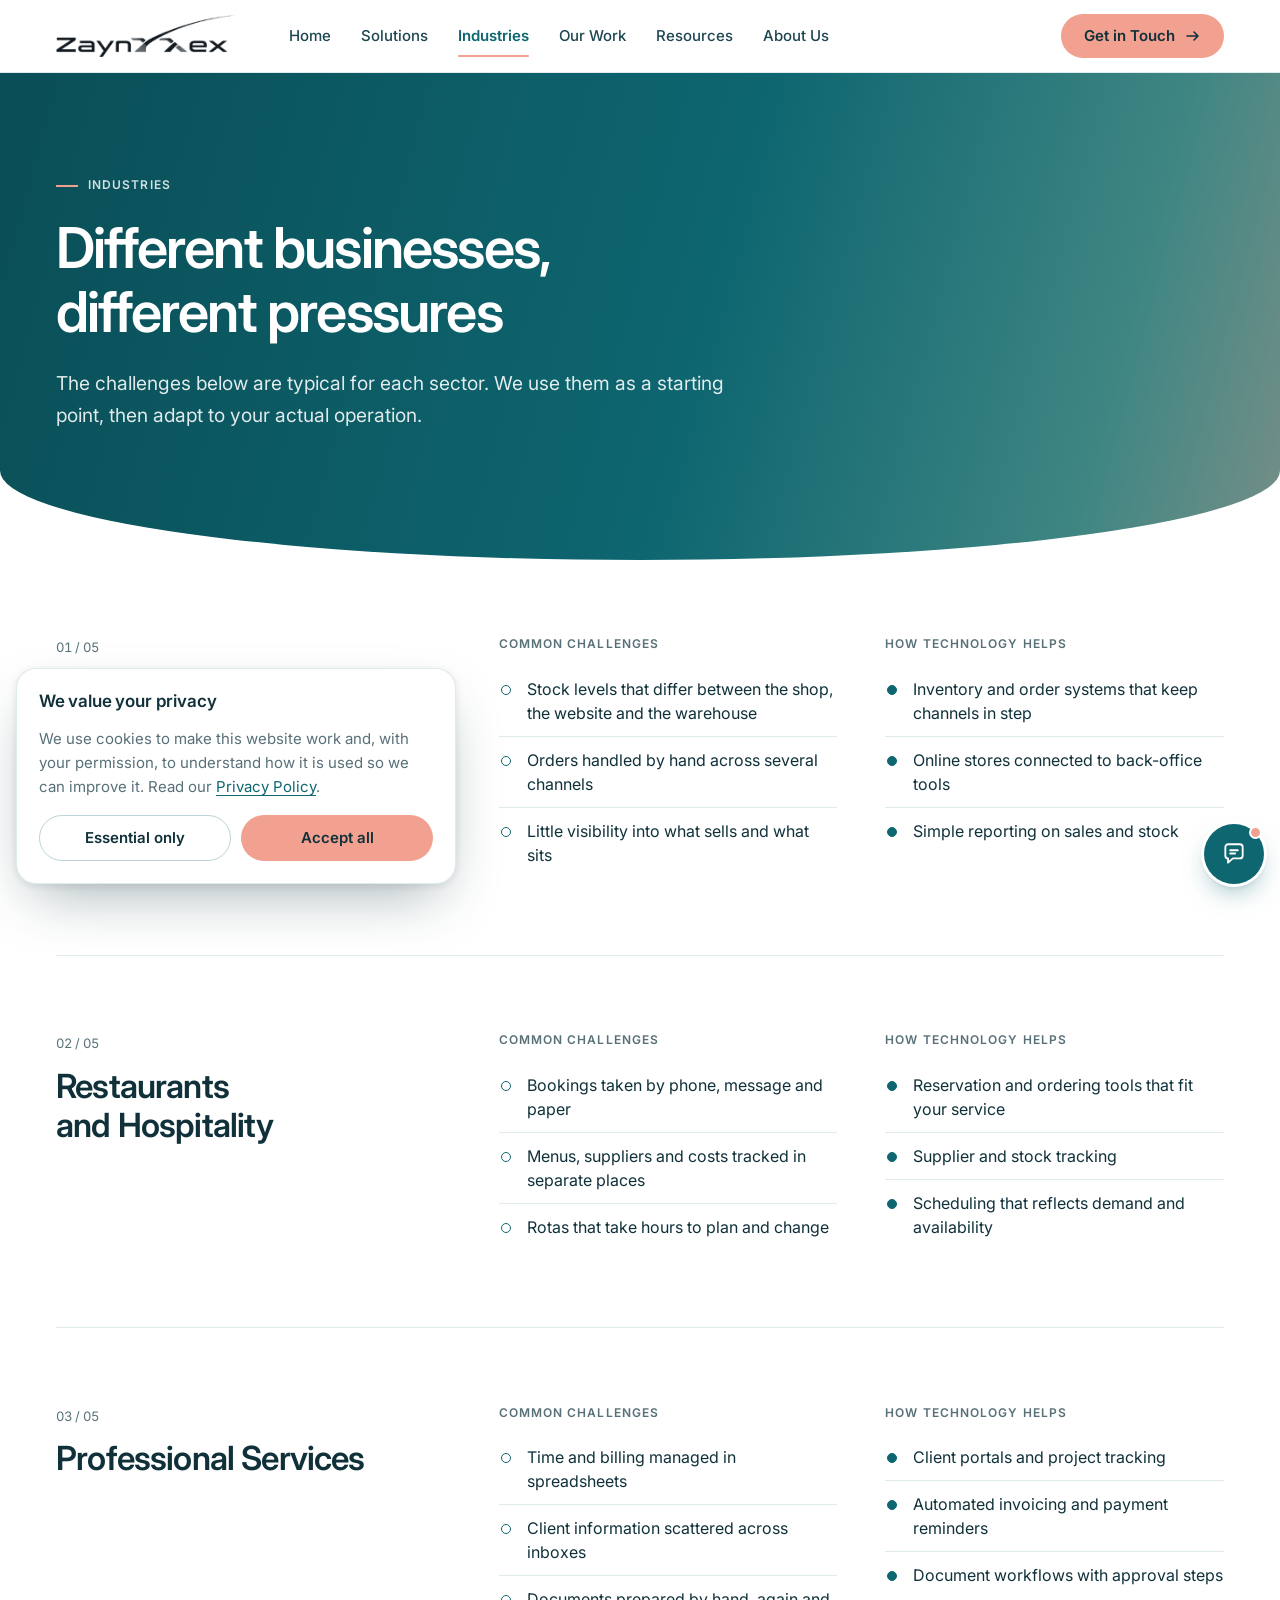
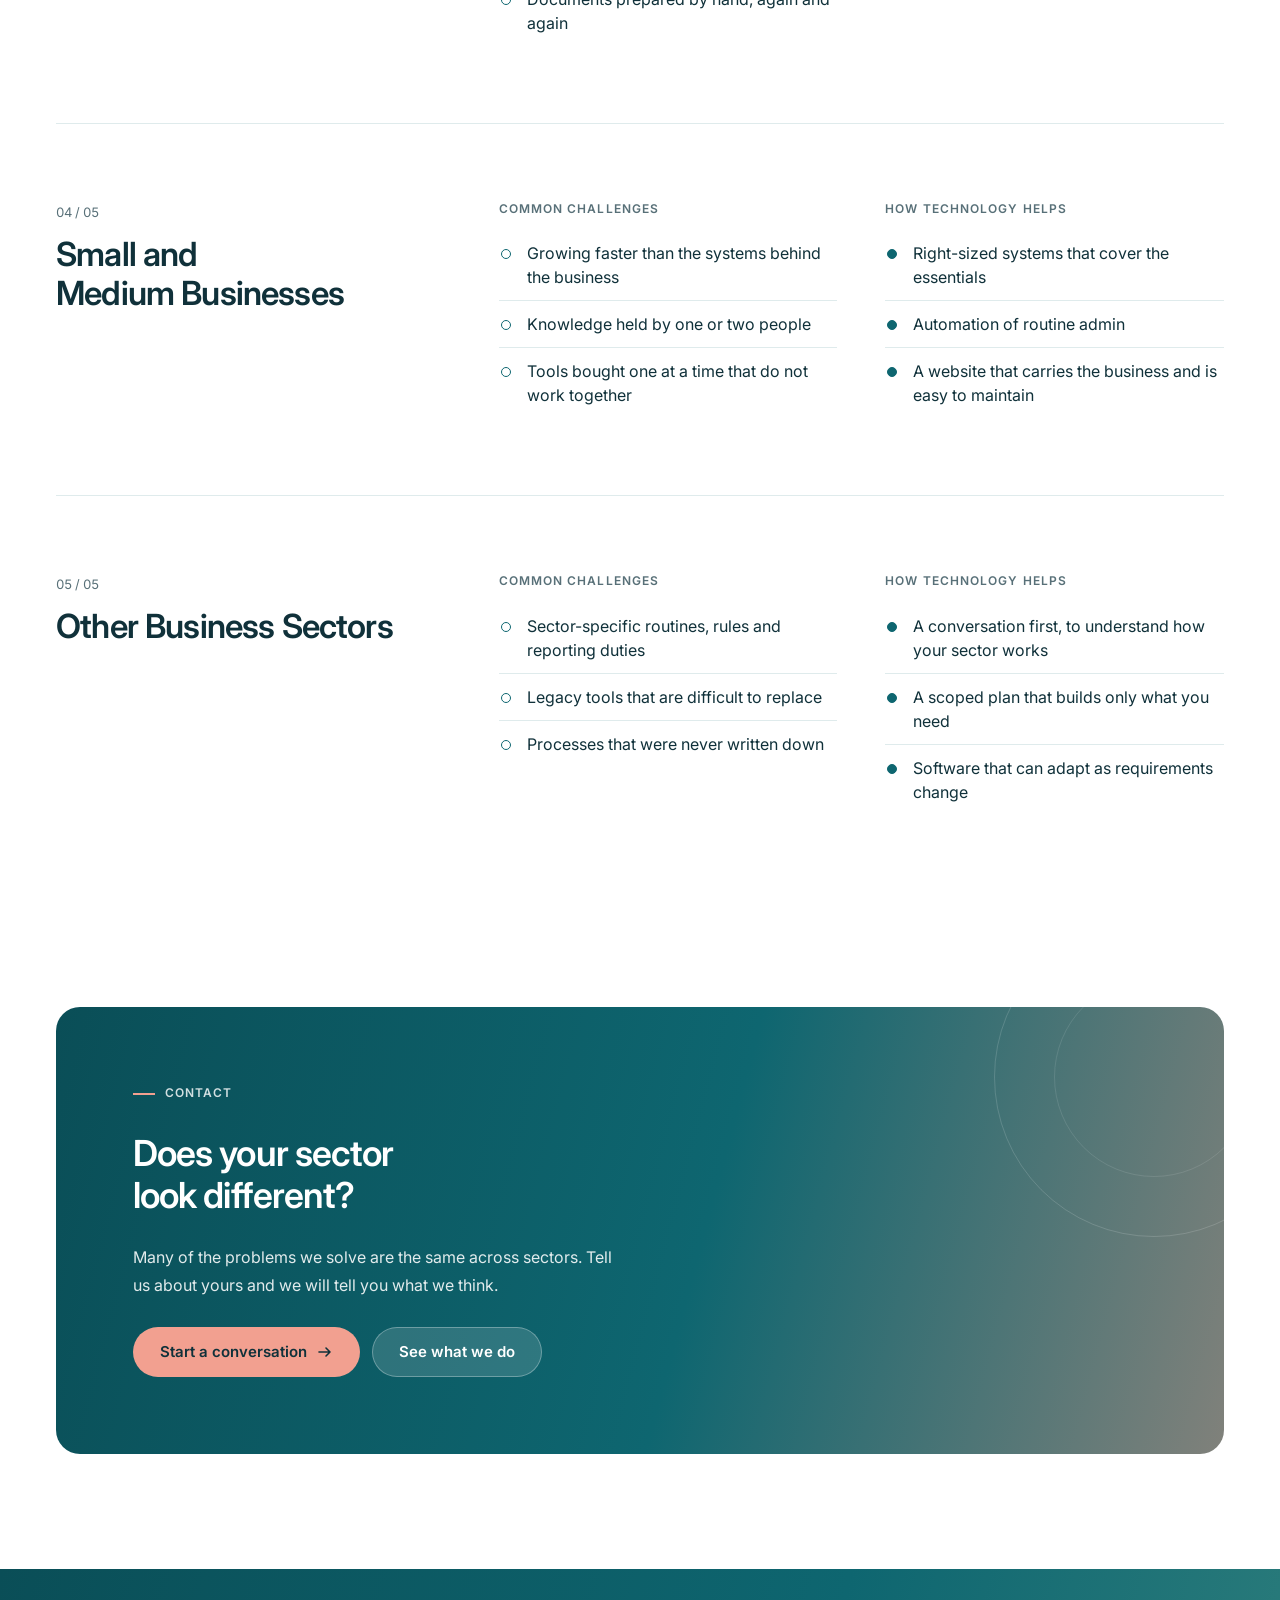
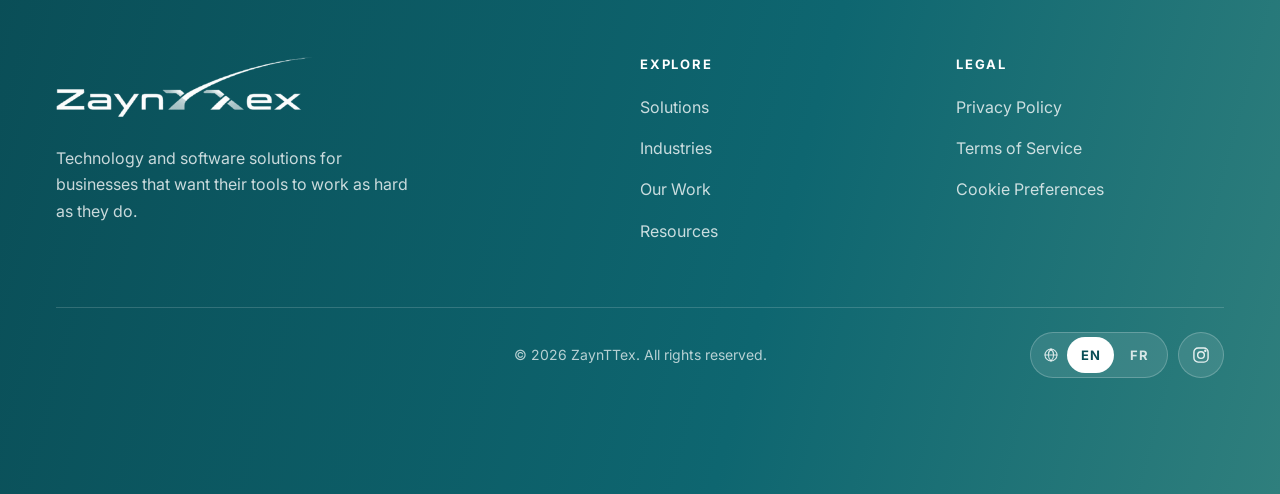
<file: industries.html>
<!doctype html>
<html lang="en"><head><meta charset="utf-8"><meta name="viewport" content="width=device-width,initial-scale=1,viewport-fit=cover">
<title>Industries | ZaynTTex</title><meta name="description" content="How technology can address operational challenges in retail, hospitality, professional services and small businesses.">
<script>(function(){try{var k="zaynttex-lang",v=null;try{v=localStorage.getItem(k)}catch(e){}if(!v){var m=String(window.name||"").match(/zaynttex-lang=(\w\w)/);v=m&&m[1]}if(v!=="en"&&v!=="fr"){var l=navigator.languages&&navigator.languages.length?navigator.languages:[navigator.language||"en"];v="en";for(var i=0;i<l.length;i++){var c=String(l[i]).toLowerCase().slice(0,2);if(c==="en"||c==="fr"){v=c;break}}}try{var nv=performance.getEntriesByType("navigation")[0];if(nv&&nv.type==="back_forward"){history.scrollRestoration="auto"}else{history.scrollRestoration="manual";window.scrollTo(0,0)}}catch(e){}var d=document.documentElement;d.lang=v;d.setAttribute("data-lang",v);if(v==="fr"){d.setAttribute("data-i18n-wait","");setTimeout(function(){d.removeAttribute("data-i18n-wait")},2500)}}catch(e){}})();</script>
<style>html[data-i18n-wait] body{visibility:hidden}</style><noscript><style>html[data-i18n-wait] body{visibility:visible}</style></noscript>
<link rel="stylesheet" href="https://fonts.googleapis.com/css2?family=Inter:wght@400;500;600&display=swap">
<link rel="stylesheet" href="styles.css">
<style>:root{padding-top:env(safe-area-inset-top,0px);padding-bottom:env(safe-area-inset-bottom,0px)}</style>
</head><body>
<a class="skip" href="#main">Skip to content</a>
<header class="site-head">
  <div class="bar"><a class="brand" href="index.html" aria-label="ZaynTTex, home"><img class="brand-logo" src="logo.png" alt="" height="40"></a>
    <nav class="nav-links" aria-label="Main"><ul style="display:contents;list-style:none;margin:0;padding:0"><li style="display:block"><a href="index.html">Home</a></li><li style="display:block"><a href="solutions.html">Solutions</a></li><li style="display:block"><a href="industries.html" aria-current="page">Industries</a></li><li style="display:block"><a href="work.html">Our Work</a></li><li style="display:block"><a href="resources.html">Resources</a></li><li style="display:block"><a href="about.html">About Us</a></li></ul></nav>
    <div class="actions"><a class="btn btn-primary" href="contact.html">Get in Touch <svg viewBox="0 0 16 16" fill="none" stroke="currentColor" stroke-width="1.6" stroke-linecap="round" stroke-linejoin="round" aria-hidden="true"><path d="M2 8h11M9 4l4 4-4 4"/></svg></a>
    <button class="burger" id="menu-btn" type="button" aria-expanded="false" aria-controls="menu-panel" aria-label="Open menu"><span class="ln"><i></i><i></i><i></i></span></button></div>
  </div>
</header>
<div class="mpanel" id="menu-panel">
  <nav aria-label="Mobile"><a class="link" href="index.html">Home</a><a class="link" href="solutions.html">Solutions</a><a class="link" href="industries.html" aria-current="page">Industries</a><a class="link" href="work.html">Our Work</a><a class="link" href="resources.html">Resources</a><a class="link" href="about.html">About Us</a><a class="link" href="contact.html">Contact</a></nav>
  <a class="btn btn-primary" href="contact.html">Get in Touch <svg viewBox="0 0 16 16" fill="none" stroke="currentColor" stroke-width="1.6" stroke-linecap="round" stroke-linejoin="round" aria-hidden="true"><path d="M2 8h11M9 4l4 4-4 4"/></svg></a>
</div>
<main id="main">
<section class="page-head"><div class="wrap"><span class="eyebrow">Industries</span><h1>Different businesses, different pressures</h1><p class="lead">The challenges below are typical for each sector. We use them as a starting point, then adapt to your actual operation.</p></div></section>
<section><div class="wrap"><article class="indrow"><div class="stack" style="gap:12px"><span class="tag">01 / 05</span><h2>Retail and Commerce</h2></div>
<div class="pair"><div><h3>Common challenges</h3><ul class="ticks"><li>Stock levels that differ between the shop, the website and the warehouse</li><li>Orders handled by hand across several channels</li><li>Little visibility into what sells and what sits</li></ul></div>
<div><h3>How technology helps</h3><ul class="ticks on"><li>Inventory and order systems that keep channels in step</li><li>Online stores connected to back-office tools</li><li>Simple reporting on sales and stock</li></ul></div></div></article><article class="indrow"><div class="stack" style="gap:12px"><span class="tag">02 / 05</span><h2>Restaurants and Hospitality</h2></div>
<div class="pair"><div><h3>Common challenges</h3><ul class="ticks"><li>Bookings taken by phone, message and paper</li><li>Menus, suppliers and costs tracked in separate places</li><li>Rotas that take hours to plan and change</li></ul></div>
<div><h3>How technology helps</h3><ul class="ticks on"><li>Reservation and ordering tools that fit your service</li><li>Supplier and stock tracking</li><li>Scheduling that reflects demand and availability</li></ul></div></div></article><article class="indrow"><div class="stack" style="gap:12px"><span class="tag">03 / 05</span><h2>Professional Services</h2></div>
<div class="pair"><div><h3>Common challenges</h3><ul class="ticks"><li>Time and billing managed in spreadsheets</li><li>Client information scattered across inboxes</li><li>Documents prepared by hand, again and again</li></ul></div>
<div><h3>How technology helps</h3><ul class="ticks on"><li>Client portals and project tracking</li><li>Automated invoicing and payment reminders</li><li>Document workflows with approval steps</li></ul></div></div></article><article class="indrow"><div class="stack" style="gap:12px"><span class="tag">04 / 05</span><h2>Small and Medium Businesses</h2></div>
<div class="pair"><div><h3>Common challenges</h3><ul class="ticks"><li>Growing faster than the systems behind the business</li><li>Knowledge held by one or two people</li><li>Tools bought one at a time that do not work together</li></ul></div>
<div><h3>How technology helps</h3><ul class="ticks on"><li>Right-sized systems that cover the essentials</li><li>Automation of routine admin</li><li>A website that carries the business and is easy to maintain</li></ul></div></div></article><article class="indrow"><div class="stack" style="gap:12px"><span class="tag">05 / 05</span><h2>Other Business Sectors</h2></div>
<div class="pair"><div><h3>Common challenges</h3><ul class="ticks"><li>Sector-specific routines, rules and reporting duties</li><li>Legacy tools that are difficult to replace</li><li>Processes that were never written down</li></ul></div>
<div><h3>How technology helps</h3><ul class="ticks on"><li>A conversation first, to understand how your sector works</li><li>A scoped plan that builds only what you need</li><li>Software that can adapt as requirements change</li></ul></div></div></article></div></section>
<section class="section"><div class="wrap"><div class="cta">
  <span class="eyebrow">Contact</span><h2>Does your sector look different?</h2><p>Many of the problems we solve are the same across sectors. Tell us about yours and we will tell you what we think.</p>
  <div class="btn-row"><a class="btn btn-primary" href="contact.html">Start a conversation <svg viewBox="0 0 16 16" fill="none" stroke="currentColor" stroke-width="1.6" stroke-linecap="round" stroke-linejoin="round" aria-hidden="true"><path d="M2 8h11M9 4l4 4-4 4"/></svg></a><a class="btn btn-ghost" href="solutions.html">See what we do</a></div>
</div></div></section>
</main>
<footer class="foot"><div class="wrap">
  <div class="foot-grid">
    <div class="fbrand"><a class="brand" href="index.html" aria-label="ZaynTTex, home"><img class="brand-logo" src="logo-white.png" alt="" height="40"></a><p>Technology and software solutions for businesses that want their tools to work as hard as they do.</p></div>
    <div class="fcol"><h2 class="ftitle">Explore</h2><ul><li><a href="solutions.html">Solutions</a></li><li><a href="industries.html">Industries</a></li><li><a href="work.html">Our Work</a></li><li><a href="resources.html">Resources</a></li></ul></div>
    <div class="fcol"><h2 class="ftitle">Legal</h2><ul><li><a href="privacy.html">Privacy Policy</a></li><li><a href="terms.html">Terms of Service</a></li><li><a href="#" data-cookie>Cookie Preferences</a></li></ul></div>
  </div>
  <div class="legal"><span class="legal-copy">&copy; 2026 ZaynTTex. All rights reserved.</span>
    <div class="foot-tools"><div class="lang" role="group" aria-label="Language"><svg viewBox="0 0 24 24" aria-hidden="true"><circle cx="12" cy="12" r="9"/><path d="M3 12h18M12 3c2.6 2.6 4 5.7 4 9s-1.4 6.4-4 9c-2.6-2.6-4-5.7-4-9s1.4-6.4 4-9z"/></svg><button type="button" class="lang-btn" data-lang="en" lang="en" aria-label="English" title="English" aria-pressed="true">EN</button><button type="button" class="lang-btn" data-lang="fr" lang="fr" aria-label="Fran&ccedil;ais" title="Fran&ccedil;ais" aria-pressed="false">FR</button></div><a class="social" href="https://www.instagram.com/" target="_blank" rel="noopener" aria-label="Instagram" title="Instagram"><svg viewBox="0 0 24 24" aria-hidden="true"><rect x="3.5" y="3.5" width="17" height="17" rx="5"/><circle cx="12" cy="12" r="4"/><circle cx="17.2" cy="6.8" r=".6" fill="currentColor"/></svg></a></div></div>
</div></footer>
<script>(function () {
  "use strict";
  var FR = {"Skip to content": "Aller au contenu", "Home": "Accueil", "Solutions": "Solutions", "Industries": "Secteurs", "Our Work": "Nos r\u00e9alisations", "Resources": "Ressources", "About Us": "\u00c0 propos", "Get in Touch": "Nous contacter", "Contact": "Contact", "Technology and software solutions": "Solutions technologiques et logicielles", "Technology That Moves Businesses Forward.": "La technologie qui fait avancer les entreprises.", "We design and develop digital solutions that simplify complexity, improve operations, and help businesses grow.": "Nous concevons et d\u00e9veloppons des solutions num\u00e9riques qui simplifient la complexit\u00e9, am\u00e9liorent les op\u00e9rations et aident les entreprises \u00e0 se d\u00e9velopper.", "Explore Our Solutions": "D\u00e9couvrir nos solutions", "Let\u2019s Talk": "Parlons-en", "Stock and operations": "Stocks et op\u00e9rations", "Dashboard": "Tableau de bord", "Inventory": "Inventaire", "Orders": "Commandes", "Rooms and tables": "Chambres et tables", "Today": "Aujourd\u2019hui", "Low stock": "Stock faible", "Open orders": "Commandes en cours", "Occupancy": "Occupation", "Stock used this week": "Stock utilis\u00e9 cette semaine", "Item": "Article", "Stock level": "Niveau de stock", "Status": "Statut", "Tomatoes": "Tomates", "Kitchen": "Cuisine", "In stock": "En stock", "Olive oil": "Huile d\u2019olive", "Coffee beans": "Caf\u00e9 en grains", "Bar": "Bar", "Low": "Faible", "Ordered": "Command\u00e9", "Bed linen": "Linge de lit", "Housekeeping": "M\u00e9nage", "Towels": "Serviettes", "Purchase orders": "Bons de commande", "Fresh produce": "Produits frais", "Delivered": "Livr\u00e9", "Linen service": "Service de linge", "On the way": "En route", "Bar supplies": "Fournitures du bar", "Draft": "Brouillon", "Free": "Libre", "Occupied": "Occup\u00e9", "Cleaning": "Nettoyage", "Tables": "Tables", "Rooms": "Chambres", "Who we are": "Qui nous sommes", "We are a technology partner for businesses that have outgrown their spreadsheets, their patchwork of apps, or their current website.": "Nous sommes un partenaire technologique pour les entreprises qui d\u00e9passent leurs tableurs, leur mosa\u00efque d\u2019applications ou leur site web actuel.", "We build custom software, websites, management systems and automations. The goal is always the same: tools that fit the way your business works and are simple enough to use every day.": "Nous cr\u00e9ons des logiciels sur mesure, des sites web, des syst\u00e8mes de gestion et des automatisations. L\u2019objectif est toujours le m\u00eame : des outils adapt\u00e9s \u00e0 votre fa\u00e7on de travailler et assez simples pour \u00eatre utilis\u00e9s tous les jours.", "We also see this work as the groundwork for software products of our own, built on what we learn from solving real operational problems.": "Nous voyons aussi ce travail comme la base de nos propres produits logiciels, construits \u00e0 partir de ce que nous apprenons en r\u00e9solvant de vrais probl\u00e8mes op\u00e9rationnels.", "What we do": "Ce que nous faisons", "Six ways we help businesses work better": "Six fa\u00e7ons d\u2019aider les entreprises \u00e0 mieux fonctionner", "From a single custom tool to a full change in how your business runs, the work starts with the problem and ends with something your team can use.": "D\u2019un simple outil sur mesure \u00e0 une transformation compl\u00e8te de votre fonctionnement, le travail commence par le probl\u00e8me et aboutit \u00e0 quelque chose que votre \u00e9quipe peut utiliser.", "Custom Software Development": "D\u00e9veloppement de logiciels sur mesure", "Software built around how your business actually works.": "Des logiciels con\u00e7us autour de la fa\u00e7on dont votre entreprise fonctionne r\u00e9ellement.", "Website Design and Development": "Conception et d\u00e9veloppement de sites web", "Fast, clear websites your team can keep up to date.": "Des sites rapides et clairs que votre \u00e9quipe peut tenir \u00e0 jour.", "Business Management Systems": "Syst\u00e8mes de gestion d\u2019entreprise", "Orders, customers, stock and reporting in one place.": "Commandes, clients, stocks et rapports au m\u00eame endroit.", "Workflow Automation": "Automatisation des processus", "Fewer repetitive tasks and fewer copy-and-paste errors.": "Moins de t\u00e2ches r\u00e9p\u00e9titives et moins d\u2019erreurs de copier-coller.", "AI-Powered Solutions": "Solutions bas\u00e9es sur l\u2019IA", "AI applied to specific tasks, with clear limits and review.": "L\u2019IA appliqu\u00e9e \u00e0 des t\u00e2ches pr\u00e9cises, avec des limites claires et une relecture.", "Digital Transformation": "Transformation num\u00e9rique", "A practical plan for moving from scattered tools to connected systems.": "Un plan concret pour passer d\u2019outils dispers\u00e9s \u00e0 des syst\u00e8mes connect\u00e9s.", "How we work": "Notre fa\u00e7on de travailler", "From the problem to a working solution": "Du probl\u00e8me \u00e0 une solution qui fonctionne", "A simple sequence, applied with care. You see progress at every stage and stay involved in the decisions that matter.": "Une s\u00e9quence simple, appliqu\u00e9e avec soin. Vous voyez l\u2019avancement \u00e0 chaque \u00e9tape et restez impliqu\u00e9 dans les d\u00e9cisions importantes.", "Listen": "\u00c9couter", "We start with your operation: how work moves, where it slows down, and what the people doing it need.": "Nous partons de votre activit\u00e9 : comment le travail circule, o\u00f9 il ralentit et ce dont les personnes qui le font ont besoin.", "Map": "Cartographier", "We describe the problem and the options in plain terms, and agree on a scope before building anything.": "Nous d\u00e9crivons le probl\u00e8me et les options en termes simples, et convenons d\u2019un p\u00e9rim\u00e8tre avant de construire quoi que ce soit.", "Build": "Construire", "We deliver in small stages you can review, so direction can change while change is still cheap.": "Nous livrons par petites \u00e9tapes que vous pouvez examiner, afin que la direction puisse changer tant que le changement co\u00fbte peu.", "Refine": "Affiner", "After launch we look at how the work is going and adjust, document and hand over what you need.": "Apr\u00e8s le lancement, nous observons comment cela se passe, puis nous ajustons, documentons et transmettons ce dont vous avez besoin.", "Built for the way different businesses operate": "Con\u00e7u pour la fa\u00e7on de travailler de chaque entreprise", "Every sector has its own routines and pressures. We learn yours before we propose anything.": "Chaque secteur a ses routines et ses contraintes. Nous apprenons les v\u00f4tres avant de proposer quoi que ce soit.", "All industries": "Tous les secteurs", "Retail and Commerce": "Commerce et distribution", "Restaurants and Hospitality": "Restauration et h\u00f4tellerie", "Professional Services": "Services professionnels", "Small and Medium Businesses": "Petites et moyennes entreprises", "Other sectors": "Autres secteurs", "Have a business problem worth solving?": "Un probl\u00e8me d\u2019entreprise \u00e0 r\u00e9soudre ?", "Tell us what is slowing your business down. We will talk it through and say plainly whether and how we can help.": "Dites-nous ce qui ralentit votre entreprise. Nous en discuterons et vous dirons franchement si et comment nous pouvons aider.", "Start a conversation": "D\u00e9marrer la conversation", "See what we do": "Voir ce que nous faisons", "Technology and software solutions for businesses that want their tools to work as hard as they do.": "Des solutions technologiques et logicielles pour les entreprises qui veulent des outils aussi efficaces qu\u2019elles.", "Explore": "Explorer", "Legal": "Mentions l\u00e9gales", "Privacy Policy": "Politique de confidentialit\u00e9", "Terms of Service": "Conditions d\u2019utilisation", "Cookie Preferences": "Pr\u00e9f\u00e9rences des cookies", "\u00a9 2026 ZaynTTex. All rights reserved.": "\u00a9 2026 ZaynTTex. Tous droits r\u00e9serv\u00e9s.", "Language": "Langue", "Chat with us": "Discutez avec nous", "We reply on WhatsApp": "Nous r\u00e9pondons sur WhatsApp", "Hello. Tell us what you are working on and we will reply as soon as we can.": "Bonjour. Dites-nous sur quoi vous travaillez et nous vous r\u00e9pondrons d\u00e8s que possible.", "Chat on WhatsApp": "Discuter sur WhatsApp", "Opens WhatsApp in a new tab.": "Ouvre WhatsApp dans un nouvel onglet.", "We value your privacy": "Nous respectons votre vie priv\u00e9e", "We use cookies to make this website work and, with your permission, to understand how it is used so we can improve it. Read our": "Nous utilisons des cookies pour faire fonctionner ce site et, avec votre accord, pour comprendre comment il est utilis\u00e9 afin de l\u2019am\u00e9liorer. Consultez notre", "Essential only": "Essentiels uniquement", "Accept all": "Tout accepter", "ZaynTTex, home": "ZaynTTex, accueil", "Main": "Principal", "Open menu": "Ouvrir le menu", "Close menu": "Fermer le menu", "Mobile": "Mobile", "Open chat": "Ouvrir le chat", "Close chat": "Fermer le chat", "Cookie preferences": "Pr\u00e9f\u00e9rences des cookies", "Animated inventory console for a restaurant or hotel, with a mouse pointer moving between dashboard, inventory, orders and rooms pages": "Console d\u2019inventaire anim\u00e9e pour un restaurant ou un h\u00f4tel, avec un pointeur de souris qui passe du tableau de bord \u00e0 l\u2019inventaire, aux commandes et aux chambres", "Custom software, websites, management systems and automation that help businesses simplify operations and grow.": "Logiciels sur mesure, sites web, syst\u00e8mes de gestion et automatisation pour aider les entreprises \u00e0 simplifier leurs op\u00e9rations et \u00e0 se d\u00e9velopper.", "Solutions | ZaynTTex": "Solutions | ZaynTTex", "Industries | ZaynTTex": "Secteurs | ZaynTTex", "Our Work | ZaynTTex": "Nos r\u00e9alisations | ZaynTTex", "Resources | ZaynTTex": "Ressources | ZaynTTex", "About Us | ZaynTTex": "\u00c0 propos | ZaynTTex", "Contact | ZaynTTex": "Contact | ZaynTTex", "Privacy Policy | ZaynTTex": "Politique de confidentialit\u00e9 | ZaynTTex", "Terms of Service | ZaynTTex": "Conditions d\u2019utilisation | ZaynTTex", "Technology services shaped around your operations": "Des services technologiques fa\u00e7onn\u00e9s autour de vos op\u00e9rations", "Six areas of work, each aimed at a specific kind of business problem. Most projects combine more than one.": "Six domaines de travail, chacun visant un type pr\u00e9cis de probl\u00e8me d\u2019entreprise. La plupart des projets en combinent plusieurs.", "The problem": "Le probl\u00e8me", "The value": "La valeur", "Off-the-shelf tools make a business bend its process around the software. The gaps get filled with spreadsheets, manual steps and workarounds that only one person understands.": "Les outils standards obligent l\u2019entreprise \u00e0 adapter ses processus au logiciel. Les manques sont combl\u00e9s par des tableurs, des \u00e9tapes manuelles et des solutions de contournement que seule une personne comprend.", "We scope the problem with you, then build software around how your business works. We deliver in stages, document what we build, and design it so it can be extended later.": "Nous d\u00e9finissons le probl\u00e8me avec vous, puis construisons un logiciel autour de votre fonctionnement. Nous livrons par \u00e9tapes, documentons ce que nous cr\u00e9ons et le concevons pour qu\u2019il puisse \u00e9voluer.", "Tools that fit the work, a result you own, and software that can change when the business does.": "Des outils adapt\u00e9s au travail, un r\u00e9sultat qui vous appartient et un logiciel qui \u00e9volue avec votre entreprise.", "A website that is slow, unclear or hard to update loses people before they get in touch, and it often falls out of date because changing it is a chore.": "Un site lent, confus ou difficile \u00e0 mettre \u00e0 jour fait perdre des visiteurs avant qu\u2019ils ne vous contactent, et il devient vite obsol\u00e8te parce que le modifier est une corv\u00e9e.", "We design and build responsive, accessible websites with a clear structure and straightforward content. We set them up so your team can edit what needs editing.": "Nous concevons et r\u00e9alisons des sites adaptatifs et accessibles, avec une structure claire et un contenu simple. Nous les configurons pour que votre \u00e9quipe puisse modifier ce qui doit l\u2019\u00eatre.", "A site that explains your business plainly, loads quickly on any device, and stays current.": "Un site qui pr\u00e9sente clairement votre activit\u00e9, se charge vite sur tout appareil et reste \u00e0 jour.", "Orders, customers, stock, invoices and schedules live in different places. Staff enter the same data twice, and reports from different tools do not agree.": "Commandes, clients, stocks, factures et plannings sont dispers\u00e9s. Le personnel saisit deux fois les m\u00eames donn\u00e9es et les rapports de diff\u00e9rents outils ne concordent pas.", "We bring the functions you rely on into one system, with roles, permissions and reports that match the way your operation runs.": "Nous r\u00e9unissons les fonctions dont vous avez besoin dans un seul syst\u00e8me, avec des r\u00f4les, des permissions et des rapports adapt\u00e9s \u00e0 votre activit\u00e9.", "One reliable source of information, less duplicated effort, and a clearer view of the business.": "Une source d\u2019information fiable, moins de doubles saisies et une vision plus claire de l\u2019entreprise.", "Copying data between tools, chasing approvals and sending routine messages take hours every week and invite small mistakes.": "Copier des donn\u00e9es d\u2019un outil \u00e0 l\u2019autre, relancer pour des validations et envoyer des messages de routine prennent des heures chaque semaine et provoquent de petites erreurs.", "We map the process first, then automate the predictable steps. People stay in the loop wherever judgment is needed.": "Nous cartographions d\u2019abord le processus, puis automatisons les \u00e9tapes pr\u00e9visibles. Les personnes restent dans la boucle partout o\u00f9 un jugement est n\u00e9cessaire.", "Time returned to your team, fewer errors, and processes that run the same way each time.": "Du temps rendu \u00e0 votre \u00e9quipe, moins d\u2019erreurs et des processus qui se d\u00e9roulent de la m\u00eame fa\u00e7on \u00e0 chaque fois.", "Many businesses see potential in AI but are unsure where it helps, where it adds risk, and how to use it without disrupting existing work.": "Beaucoup d\u2019entreprises voient le potentiel de l\u2019IA mais ne savent pas o\u00f9 elle aide, o\u00f9 elle ajoute des risques, ni comment l\u2019utiliser sans perturber le travail existant.", "We identify specific tasks where AI can help, such as sorting, summarising or searching information. We build it into your tools with review steps and clear limits.": "Nous identifions les t\u00e2ches pr\u00e9cises o\u00f9 l\u2019IA peut aider, comme trier, r\u00e9sumer ou rechercher de l\u2019information. Nous l\u2019int\u00e9grons \u00e0 vos outils avec des \u00e9tapes de relecture et des limites claires.", "Practical use of AI where it earns its place, with human oversight and no unexplained black boxes.": "Un usage concret de l\u2019IA l\u00e0 o\u00f9 elle a sa place, avec un contr\u00f4le humain et sans bo\u00eete noire inexpliqu\u00e9e.", "Technology decisions made one tool at a time leave a business with systems that do not connect and no clear direction.": "Des d\u00e9cisions technologiques prises outil par outil laissent l\u2019entreprise avec des syst\u00e8mes qui ne communiquent pas et sans direction claire.", "We review your current tools and processes, set priorities with you, and plan a sequence of changes your business can absorb.": "Nous examinons vos outils et processus actuels, d\u00e9finissons les priorit\u00e9s avec vous et planifions une suite de changements que votre entreprise peut absorber.", "A roadmap grounded in your operations, so each investment supports the next one.": "Une feuille de route ancr\u00e9e dans vos op\u00e9rations, pour que chaque investissement soutienne le suivant.", "Not sure which one you need?": "Vous ne savez pas laquelle choisir ?", "Describe the problem as you see it. We will help you work out where to start.": "D\u00e9crivez le probl\u00e8me tel que vous le voyez. Nous vous aiderons \u00e0 savoir par o\u00f9 commencer.", "Talk to us": "Parlez-nous", "The services we offer: custom software, websites, business systems, automation, AI and digital transformation.": "Nos services : logiciels sur mesure, sites web, syst\u00e8mes de gestion, automatisation, IA et transformation num\u00e9rique.", "Different businesses, different pressures": "Des entreprises diff\u00e9rentes, des contraintes diff\u00e9rentes", "The challenges below are typical for each sector. We use them as a starting point, then adapt to your actual operation.": "Les d\u00e9fis ci-dessous sont typiques de chaque secteur. Nous les utilisons comme point de d\u00e9part, puis nous nous adaptons \u00e0 votre activit\u00e9 r\u00e9elle.", "Common challenges": "D\u00e9fis courants", "How technology helps": "Comment la technologie aide", "Stock levels that differ between the shop, the website and the warehouse": "Des niveaux de stock qui diff\u00e8rent entre la boutique, le site web et l\u2019entrep\u00f4t", "Orders handled by hand across several channels": "Des commandes trait\u00e9es \u00e0 la main sur plusieurs canaux", "Little visibility into what sells and what sits": "Peu de visibilit\u00e9 sur ce qui se vend et ce qui stagne", "Inventory and order systems that keep channels in step": "Des syst\u00e8mes d\u2019inventaire et de commandes qui synchronisent les canaux", "Online stores connected to back-office tools": "Des boutiques en ligne connect\u00e9es aux outils de gestion", "Simple reporting on sales and stock": "Des rapports simples sur les ventes et les stocks", "Bookings taken by phone, message and paper": "Des r\u00e9servations prises par t\u00e9l\u00e9phone, message et papier", "Menus, suppliers and costs tracked in separate places": "Menus, fournisseurs et co\u00fbts suivis \u00e0 des endroits s\u00e9par\u00e9s", "Rotas that take hours to plan and change": "Des plannings qui prennent des heures \u00e0 \u00e9tablir et \u00e0 modifier", "Reservation and ordering tools that fit your service": "Des outils de r\u00e9servation et de commande adapt\u00e9s \u00e0 votre service", "Supplier and stock tracking": "Suivi des fournisseurs et des stocks", "Scheduling that reflects demand and availability": "Une planification qui refl\u00e8te la demande et les disponibilit\u00e9s", "Time and billing managed in spreadsheets": "Temps et facturation g\u00e9r\u00e9s dans des tableurs", "Client information scattered across inboxes": "Des informations clients dispers\u00e9es dans les bo\u00eetes mail", "Documents prepared by hand, again and again": "Des documents pr\u00e9par\u00e9s \u00e0 la main, encore et encore", "Client portals and project tracking": "Portails clients et suivi de projets", "Automated invoicing and payment reminders": "Facturation automatis\u00e9e et rappels de paiement", "Document workflows with approval steps": "Circuits de documents avec \u00e9tapes de validation", "Growing faster than the systems behind the business": "Une croissance plus rapide que les syst\u00e8mes qui la soutiennent", "Knowledge held by one or two people": "Un savoir d\u00e9tenu par une ou deux personnes", "Tools bought one at a time that do not work together": "Des outils achet\u00e9s un \u00e0 un qui ne fonctionnent pas ensemble", "Right-sized systems that cover the essentials": "Des syst\u00e8mes \u00e0 la bonne taille qui couvrent l\u2019essentiel", "Automation of routine admin": "Automatisation de l\u2019administratif courant", "A website that carries the business and is easy to maintain": "Un site web qui porte l\u2019activit\u00e9 et se maintient facilement", "Other Business Sectors": "Autres secteurs d\u2019activit\u00e9", "Sector-specific routines, rules and reporting duties": "Routines, r\u00e8gles et obligations de reporting propres au secteur", "Legacy tools that are difficult to replace": "Des outils anciens difficiles \u00e0 remplacer", "Processes that were never written down": "Des processus qui n\u2019ont jamais \u00e9t\u00e9 document\u00e9s", "A conversation first, to understand how your sector works": "D\u2019abord une conversation pour comprendre comment fonctionne votre secteur", "A scoped plan that builds only what you need": "Un plan cadr\u00e9 qui ne construit que ce dont vous avez besoin", "Software that can adapt as requirements change": "Un logiciel qui s\u2019adapte quand les besoins \u00e9voluent", "Does your sector look different?": "Votre secteur est diff\u00e9rent ?", "Many of the problems we solve are the same across sectors. Tell us about yours and we will tell you what we think.": "Beaucoup des probl\u00e8mes que nous r\u00e9solvons sont les m\u00eames d\u2019un secteur \u00e0 l\u2019autre. Parlez-nous du v\u00f4tre et nous vous dirons ce que nous en pensons.", "How technology can address operational challenges in retail, hospitality, professional services and small businesses.": "Comment la technologie peut r\u00e9pondre aux d\u00e9fis op\u00e9rationnels du commerce, de l\u2019h\u00f4tellerie-restauration, des services professionnels et des petites entreprises.", "Selected projects will appear here": "Les projets s\u00e9lectionn\u00e9s appara\u00eetront ici", "This page is ready for case studies. Each project will include screenshots, the problem it addressed, and how it was solved.": "Cette page est pr\u00eate \u00e0 accueillir des \u00e9tudes de cas. Chaque projet comprendra des captures d\u2019\u00e9cran, le probl\u00e8me trait\u00e9 et la fa\u00e7on dont il a \u00e9t\u00e9 r\u00e9solu.", "Featured project: screenshots coming soon": "Projet \u00e0 la une : captures d\u2019\u00e9cran \u00e0 venir", "Sector / project type": "Secteur / type de projet", "Project placeholder": "Emplacement de projet", "Future case studies": "Futures \u00e9tudes de cas", "What each project page will cover": "Ce que couvrira chaque page de projet", "A consistent structure, so every case study is easy to read and compare.": "Une structure homog\u00e8ne, pour que chaque \u00e9tude de cas soit facile \u00e0 lire et \u00e0 comparer.", "Context": "Contexte", "Who the project was for and the situation they were in.": "Pour qui \u00e9tait le projet et dans quelle situation il s\u2019inscrivait.", "Challenge": "D\u00e9fi", "The specific problem to be solved and why it mattered.": "Le probl\u00e8me pr\u00e9cis \u00e0 r\u00e9soudre et pourquoi il comptait.", "Approach": "Approche", "How the work was scoped, designed and built.": "Comment le travail a \u00e9t\u00e9 cadr\u00e9, con\u00e7u et r\u00e9alis\u00e9.", "Screens": "\u00c9crans", "Interface screenshots and short walkthroughs.": "Captures d\u2019\u00e9cran de l\u2019interface et courtes d\u00e9monstrations.", "Outcome": "R\u00e9sultat", "What changed, described with facts the client has confirmed.": "Ce qui a chang\u00e9, d\u00e9crit avec des faits confirm\u00e9s par le client.", "Want to be one of the first?": "Envie d\u2019\u00eatre parmi les premiers ?", "We would like to build the first projects on this page with the right partners. If you have a problem that fits, get in touch.": "Nous aimerions r\u00e9aliser les premiers projets de cette page avec les bons partenaires. Si vous avez un probl\u00e8me qui correspond, contactez-nous.", "A portfolio page prepared for future case studies, screenshots and project descriptions.": "Une page de r\u00e9alisations pr\u00eate pour de futures \u00e9tudes de cas, captures d\u2019\u00e9cran et descriptions de projets.", "Knowledge for businesses going digital": "Des connaissances pour les entreprises qui passent au num\u00e9rique", "We plan to publish articles, guides and explanations here. Nothing has been published yet, and this page will grow as content is added.": "Nous pr\u00e9voyons de publier ici des articles, des guides et des explications. Rien n\u2019a encore \u00e9t\u00e9 publi\u00e9 et cette page s\u2019enrichira au fil des contenus ajout\u00e9s.", "Featured": "\u00c0 la une", "The first article will be featured here": "Le premier article sera mis en avant ici", "A large image, a headline and a short summary. When content is ready, this space introduces the most useful piece.": "Une grande image, un titre et un court r\u00e9sum\u00e9. Quand le contenu sera pr\u00eat, cet espace pr\u00e9sentera le contenu le plus utile.", "Topics": "Th\u00e8mes", "What you will find here": "Ce que vous trouverez ici", "Five areas, each with its own listing once there is something to read.": "Cinq th\u00e8mes, chacun avec sa propre liste d\u00e8s qu\u2019il y aura quelque chose \u00e0 lire.", "Articles": "Articles", "Practical writing on building and running business software.": "Des textes pratiques sur la cr\u00e9ation et l\u2019exploitation de logiciels d\u2019entreprise.", "No entries yet": "Aucune entr\u00e9e pour le moment", "Insights": "Analyses", "Short perspectives on how technology is changing day-to-day operations.": "De courts points de vue sur la fa\u00e7on dont la technologie transforme le quotidien des entreprises.", "Guides": "Guides", "Step-by-step guidance on choosing, planning and adopting digital tools.": "Des conseils pas \u00e0 pas pour choisir, planifier et adopter des outils num\u00e9riques.", "Technology Explained": "La technologie expliqu\u00e9e", "Plain-language explanations of the technologies behind our work.": "Des explications en langage simple des technologies derri\u00e8re notre travail.", "Business and Digital Transformation": "Entreprise et transformation num\u00e9rique", "Resources for owners and teams planning a change in how they work.": "Des ressources pour les dirigeants et \u00e9quipes qui pr\u00e9voient de changer leur fa\u00e7on de travailler.", "Have a topic you would like covered?": "Un sujet que vous aimeriez voir trait\u00e9 ?", "If there is a question about technology or your business you would like answered in plain language, send it our way.": "Si vous avez une question sur la technologie ou votre entreprise \u00e0 laquelle vous aimeriez une r\u00e9ponse en langage simple, envoyez-la-nous.", "A resource library for articles, insights, guides and technology explanations. No content has been published yet.": "Une biblioth\u00e8que de ressources : articles, analyses, guides et explications technologiques. Aucun contenu n\u2019a encore \u00e9t\u00e9 publi\u00e9.", "About us": "\u00c0 propos", "Building Beyond Today.": "Construire au-del\u00e0 d\u2019aujourd\u2019hui.", "We are a technology partner. We believe technology should solve real problems and make businesses better.": "Nous sommes un partenaire technologique. Nous croyons que la technologie doit r\u00e9soudre de vrais probl\u00e8mes et rendre les entreprises meilleures.", "Philosophy": "Philosophie", "Start with the problem, not the technology": "Partir du probl\u00e8me, pas de la technologie", "A tool is only useful if people use it. So we begin with how work happens today, what gets in the way, and what a better day looks like for the people involved.": "Un outil n\u2019est utile que s\u2019il est utilis\u00e9. Nous commen\u00e7ons donc par la fa\u00e7on dont le travail se fait aujourd\u2019hui, ce qui g\u00eane et \u00e0 quoi ressemble une meilleure journ\u00e9e pour les personnes concern\u00e9es.", "From there, we choose the simplest technology that does the job. We explain our choices in plain language, so you can make decisions with confidence.": "Ensuite, nous choisissons la technologie la plus simple qui fait le travail. Nous expliquons nos choix en langage clair, pour que vous puissiez d\u00e9cider en confiance.", "Mission and vision": "Mission et vision", "Where we are going": "O\u00f9 nous allons", "Mission": "Mission", "To help businesses run better by building technology that solves real problems.": "Aider les entreprises \u00e0 mieux fonctionner en cr\u00e9ant une technologie qui r\u00e9sout de vrais probl\u00e8mes.", "Vision": "Vision", "Building Beyond Today: to grow from a services partner into a company that also develops its own software products and technologies.": "Construire au-del\u00e0 d\u2019aujourd\u2019hui : passer d\u2019un partenaire de services \u00e0 une entreprise qui d\u00e9veloppe aussi ses propres produits et technologies logiciels.", "Values": "Valeurs", "What we hold ourselves to": "Ce \u00e0 quoi nous nous tenons", "Five principles that guide how we work with clients and with each other.": "Cinq principes qui guident notre fa\u00e7on de travailler avec nos clients et entre nous.", "Innovation": "Innovation", "We look for better ways to solve problems, and we test new ideas against real needs before we recommend them.": "Nous cherchons de meilleures fa\u00e7ons de r\u00e9soudre les probl\u00e8mes et testons les nouvelles id\u00e9es face aux besoins r\u00e9els avant de les recommander.", "Simplicity": "Simplicit\u00e9", "Good technology removes effort. We prefer clear, simple solutions to impressive but complicated ones.": "Une bonne technologie supprime de l\u2019effort. Nous pr\u00e9f\u00e9rons les solutions claires et simples aux solutions impressionnantes mais compliqu\u00e9es.", "Reliability": "Fiabilit\u00e9", "Software has to work on an ordinary Tuesday. We build carefully, test properly and say so when something is not ready.": "Un logiciel doit fonctionner un mardi ordinaire. Nous construisons avec soin, testons correctement et le disons quand quelque chose n\u2019est pas pr\u00eat.", "Curiosity": "Curiosit\u00e9", "We ask questions, learn how each business runs, and keep learning about the tools we use.": "Nous posons des questions, apprenons comment chaque entreprise fonctionne et continuons d\u2019apprendre sur les outils que nous utilisons.", "Impact": "Impact", "We measure our work by what it changes for the people who use it and the businesses that depend on it.": "Nous mesurons notre travail \u00e0 ce qu\u2019il change pour les personnes qui l\u2019utilisent et les entreprises qui en d\u00e9pendent.", "Let us understand your business first.": "Laissez-nous d\u2019abord comprendre votre entreprise.", "The best projects begin with a good conversation. Tell us where you are and where you want to be.": "Les meilleurs projets commencent par une bonne conversation. Dites-nous o\u00f9 vous en \u00eates et o\u00f9 vous voulez aller.", "Our philosophy, mission, vision and values as a technology partner for businesses.": "Notre philosophie, notre mission, notre vision et nos valeurs en tant que partenaire technologique des entreprises.", "Let\u2019s talk about what you need.": "Parlons de ce dont vous avez besoin.", "Tell us about your project or the problem you are trying to solve. A rough description is enough to start.": "Parlez-nous de votre projet ou du probl\u00e8me que vous voulez r\u00e9soudre. Une description approximative suffit pour commencer.", "Tell us the context": "Donnez-nous le contexte", "What your business does and what is not working well.": "Ce que fait votre entreprise et ce qui ne fonctionne pas bien.", "We read it properly": "Nous le lisons attentivement", "Your message goes to people who will understand it.": "Votre message est envoy\u00e9 \u00e0 des personnes qui le comprendront.", "We reply by email": "Nous r\u00e9pondons par e-mail", "With questions, ideas or a suggested next step.": "Avec des questions, des id\u00e9es ou une proposition de prochaine \u00e9tape.", "Send a message": "Envoyer un message", "Fields marked optional can be left empty.": "Les champs marqu\u00e9s facultatifs peuvent rester vides.", "Full name": "Nom complet", "Business name": "Nom de l\u2019entreprise", "(optional)": "(facultatif)", "Email address": "Adresse e-mail", "Project type": "Type de projet", "Select a project type": "Choisir un type de projet", "Custom software": "Logiciel sur mesure", "Website design and development": "Conception et d\u00e9veloppement de site web", "Business management system": "Syst\u00e8me de gestion d\u2019entreprise", "Workflow automation": "Automatisation des processus", "AI-powered solution": "Solution bas\u00e9e sur l\u2019IA", "Digital transformation": "Transformation num\u00e9rique", "Something else": "Autre chose", "Message / project description": "Message / description du projet", "Leave this empty": "Laisser vide", "Send message": "Envoyer le message", "Sending": "Envoi en cours", "We use your details only to reply to this message.": "Nous utilisons vos coordonn\u00e9es uniquement pour r\u00e9pondre \u00e0 ce message.", "What are you trying to achieve, and what is getting in the way?": "Que cherchez-vous \u00e0 accomplir et qu\u2019est-ce qui vous en emp\u00eache ?", "Contact form for discussing your project or business challenge.": "Formulaire de contact pour parler de votre projet ou de votre d\u00e9fi d\u2019entreprise.", "This field is required.": "Ce champ est obligatoire.", "Please enter your name.": "Veuillez saisir votre nom.", "Please enter your email address.": "Veuillez saisir votre adresse e-mail.", "Please choose a project type.": "Veuillez choisir un type de projet.", "Please describe your project.": "Veuillez d\u00e9crire votre projet.", "Enter a valid email address, for example name@company.com.": "Saisissez une adresse e-mail valide, par exemple nom@entreprise.com.", "Add a little more detail, at least 20 characters.": "Ajoutez un peu plus de d\u00e9tails, au moins 20 caract\u00e8res.", "Please fix the highlighted fields and send again.": "Veuillez corriger les champs signal\u00e9s et envoyer \u00e0 nouveau.", "This form is not connected to a mailbox yet, so your message was not sent. Please try again later.": "Ce formulaire n\u2019est pas encore reli\u00e9 \u00e0 une bo\u00eete mail, votre message n\u2019a donc pas \u00e9t\u00e9 envoy\u00e9. Veuillez r\u00e9essayer plus tard.", "Thank you. Your message has been sent and we will get back to you by email.": "Merci. Votre message a \u00e9t\u00e9 envoy\u00e9 et nous vous r\u00e9pondrons par e-mail.", "Your message could not be sent. Check your connection and try again.": "Votre message n\u2019a pas pu \u00eatre envoy\u00e9. V\u00e9rifiez votre connexion et r\u00e9essayez.", "Your message could not be sent. Please try again.": "Votre message n\u2019a pas pu \u00eatre envoy\u00e9. Veuillez r\u00e9essayer.", "Company": "Soci\u00e9t\u00e9", "Last updated": "Derni\u00e8re mise \u00e0 jour", "2 November 2026": "2 novembre 2026", "Questions? Contact us": "Une question ? Contactez-nous", "How we handle information about the people who use this website and our services.": "Comment nous traitons les informations des personnes qui utilisent ce site et nos services.", "The terms that apply when you use this website and our services.": "Les conditions qui s\u2019appliquent lorsque vous utilisez ce site et nos services.", "Privacy Policy for ZaynTTex.": "Politique de confidentialit\u00e9 de ZaynTTex.", "Terms of Service for ZaynTTex.": "Conditions d\u2019utilisation de ZaynTTex.", "Company:": "Soci\u00e9t\u00e9 :", "Email:": "E-mail :", "Website:": "Site web :", "Location:": "Adresse :", "Rabat, Morocco": "Rabat, Maroc", "At ZaynTTex, we respect your privacy and are committed to protecting your personal information. This Privacy Policy explains how we collect, use, store, and protect information when you visit our website or contact us about our services.": "Chez ZaynTTex, nous respectons votre vie priv\u00e9e et nous nous engageons \u00e0 prot\u00e9ger vos informations personnelles. Cette politique de confidentialit\u00e9 explique comment nous collectons, utilisons, conservons et prot\u00e9geons les informations lorsque vous visitez notre site ou nous contactez au sujet de nos services.", "1. Information We Collect": "1. Informations que nous collectons", "We may collect the following information when you interact with our website:": "Nous pouvons collecter les informations suivantes lorsque vous interagissez avec notre site :", "Personal information:": "Informations personnelles :", "Name, email address, phone number, and business name.": "Nom, adresse e-mail, num\u00e9ro de t\u00e9l\u00e9phone et nom de l\u2019entreprise.", "Business information:": "Informations professionnelles :", "Information you voluntarily provide about your company, business activities, and project requirements.": "Informations que vous fournissez volontairement sur votre entreprise, vos activit\u00e9s et les besoins de votre projet.", "Technical information:": "Informations techniques :", "IP address, browser type, device information, and website usage data, where applicable.": "Adresse IP, type de navigateur, informations sur l\u2019appareil et donn\u00e9es d\u2019utilisation du site, le cas \u00e9ch\u00e9ant.", "Communication information:": "Informations de communication :", "Messages, inquiries, and other information you send through our contact forms or communication channels.": "Messages, demandes et autres informations que vous envoyez via nos formulaires de contact ou nos canaux de communication.", "We only collect information that is reasonably necessary for the purposes described in this policy.": "Nous ne collectons que les informations raisonnablement n\u00e9cessaires aux finalit\u00e9s d\u00e9crites dans cette politique.", "2. How We Use Your Information": "2. Comment nous utilisons vos informations", "We may use your information to:": "Nous pouvons utiliser vos informations pour :", "Respond to inquiries and service requests.": "R\u00e9pondre aux demandes de renseignements et de services.", "Understand your business needs and prepare project proposals.": "Comprendre les besoins de votre entreprise et pr\u00e9parer des propositions de projet.", "Provide website development, software, automation, and digital solutions.": "Fournir des services de d\u00e9veloppement de sites web, de logiciels, d\u2019automatisation et de solutions num\u00e9riques.", "Communicate with clients regarding projects and services.": "Communiquer avec les clients au sujet des projets et des services.", "Improve our website, services, and user experience.": "Am\u00e9liorer notre site, nos services et l\u2019exp\u00e9rience utilisateur.", "Maintain website security and prevent misuse.": "Maintenir la s\u00e9curit\u00e9 du site et pr\u00e9venir les abus.", "Comply with applicable legal obligations.": "Respecter les obligations l\u00e9gales applicables.", "We do not sell your personal information to third parties.": "Nous ne vendons pas vos informations personnelles \u00e0 des tiers.", "3. Data Sharing": "3. Partage des donn\u00e9es", "We may share limited information with trusted third-party service providers when necessary to operate our website or deliver our services.": "Nous pouvons partager des informations limit\u00e9es avec des prestataires tiers de confiance lorsque cela est n\u00e9cessaire pour exploiter notre site ou fournir nos services.", "These may include:": "Il peut s\u2019agir de :", "Website hosting providers.": "H\u00e9bergeurs de sites web.", "Email and communication providers.": "Fournisseurs de messagerie et de communication.", "Cloud storage and infrastructure providers.": "Fournisseurs de stockage cloud et d\u2019infrastructure.", "Analytics and website performance services.": "Services d\u2019analyse et de performance du site.", "Software and technology providers.": "Fournisseurs de logiciels et de technologies.", "Such providers may process information only as necessary for their services and subject to appropriate safeguards.": "Ces prestataires ne peuvent traiter les informations que dans la mesure n\u00e9cessaire \u00e0 leurs services et sous r\u00e9serve de garanties appropri\u00e9es.", "4. Data Storage and Security": "4. Conservation et s\u00e9curit\u00e9 des donn\u00e9es", "We take reasonable technical and organizational measures to protect personal information against unauthorized access, alteration, disclosure, loss, or destruction.": "Nous prenons des mesures techniques et organisationnelles raisonnables pour prot\u00e9ger les informations personnelles contre l\u2019acc\u00e8s non autoris\u00e9, l\u2019alt\u00e9ration, la divulgation, la perte ou la destruction.", "However, no method of electronic transmission or storage can be guaranteed to be completely secure.": "Toutefois, aucune m\u00e9thode de transmission ou de stockage \u00e9lectronique ne peut \u00eatre garantie comme totalement s\u00e9curis\u00e9e.", "We retain personal information only for as long as necessary to fulfill the purposes for which it was collected or to meet applicable legal requirements.": "Nous ne conservons les informations personnelles que le temps n\u00e9cessaire pour atteindre les finalit\u00e9s pour lesquelles elles ont \u00e9t\u00e9 collect\u00e9es ou pour respecter les exigences l\u00e9gales applicables.", "5. Cookies and Tracking Technologies": "5. Cookies et technologies de suivi", "Our website may use cookies or similar technologies to:": "Notre site peut utiliser des cookies ou des technologies similaires pour :", "Ensure the proper functioning of the website.": "Assurer le bon fonctionnement du site.", "Understand website traffic and visitor interactions.": "Comprendre la fr\u00e9quentation du site et les interactions des visiteurs.", "Improve performance and user experience.": "Am\u00e9liorer les performances et l\u2019exp\u00e9rience utilisateur.", "Where required, we will request your consent before using non-essential cookies.": "Lorsque la loi l\u2019exige, nous demanderons votre consentement avant d\u2019utiliser des cookies non essentiels.", "You can manage or disable cookies through your browser settings.": "Vous pouvez g\u00e9rer ou d\u00e9sactiver les cookies dans les param\u00e8tres de votre navigateur.", "6. Your Privacy Rights": "6. Vos droits en mati\u00e8re de vie priv\u00e9e", "Depending on applicable law, you may have the right to:": "Selon la loi applicable, vous pouvez avoir le droit de :", "Request access to your personal information.": "Demander l\u2019acc\u00e8s \u00e0 vos informations personnelles.", "Request correction of inaccurate information.": "Demander la correction d\u2019informations inexactes.", "Request deletion where legally applicable.": "Demander la suppression lorsque la loi le permet.", "Object to certain processing activities.": "Vous opposer \u00e0 certains traitements.", "Withdraw consent where processing is based on consent.": "Retirer votre consentement lorsque le traitement repose sur celui-ci.", "To exercise these rights, contact us using the details provided below.": "Pour exercer ces droits, contactez-nous aux coordonn\u00e9es indiqu\u00e9es ci-dessous.", "7. Third-Party Websites": "7. Sites web tiers", "Our website may contain links to third-party websites or services. We are not responsible for their privacy practices or content. We encourage you to review their respective privacy policies.": "Notre site peut contenir des liens vers des sites web ou services tiers. Nous ne sommes pas responsables de leurs pratiques de confidentialit\u00e9 ni de leur contenu. Nous vous encourageons \u00e0 consulter leurs politiques de confidentialit\u00e9 respectives.", "8. Children\u2019s Privacy": "8. Vie priv\u00e9e des enfants", "Our services are intended for businesses and general website visitors. We do not knowingly collect personal information from children without appropriate authorization.": "Nos services s\u2019adressent aux entreprises et aux visiteurs du site en g\u00e9n\u00e9ral. Nous ne collectons pas sciemment d\u2019informations personnelles aupr\u00e8s d\u2019enfants sans autorisation appropri\u00e9e.", "9. Changes to This Policy": "9. Modifications de cette politique", "We may update this Privacy Policy from time to time to reflect changes in our services, business practices, or applicable laws.": "Nous pouvons mettre \u00e0 jour cette politique de confidentialit\u00e9 de temps \u00e0 autre pour refl\u00e9ter les changements de nos services, de nos pratiques ou des lois applicables.", "Any updates will be published on this page with a revised update date.": "Toute mise \u00e0 jour sera publi\u00e9e sur cette page avec une date de mise \u00e0 jour r\u00e9vis\u00e9e.", "10. Contact Us": "10. Nous contacter", "If you have any questions about this Privacy Policy or how we handle personal information, please contact:": "Si vous avez des questions sur cette politique de confidentialit\u00e9 ou sur la fa\u00e7on dont nous traitons les informations personnelles, veuillez contacter :", "Welcome to ZaynTTex.": "Bienvenue chez ZaynTTex.", "These Terms of Service govern your access to and use of the ZaynTTex website and its content.": "Les pr\u00e9sentes conditions d\u2019utilisation r\u00e9gissent votre acc\u00e8s au site de ZaynTTex et \u00e0 son contenu, ainsi que leur utilisation.", "By accessing or using our website, you agree to these terms. If you do not agree, please discontinue using the website.": "En acc\u00e9dant \u00e0 notre site ou en l\u2019utilisant, vous acceptez ces conditions. Si vous ne les acceptez pas, veuillez cesser d\u2019utiliser le site.", "1. About Our Services": "1. \u00c0 propos de nos services", "ZaynTTex provides digital and technology solutions designed to help businesses improve their operations and online presence.": "ZaynTTex fournit des solutions num\u00e9riques et technologiques con\u00e7ues pour aider les entreprises \u00e0 am\u00e9liorer leurs op\u00e9rations et leur pr\u00e9sence en ligne.", "Our services may include:": "Nos services peuvent comprendre :", "Website design and development.": "La conception et le d\u00e9veloppement de sites web.", "Custom business management systems.": "Des syst\u00e8mes de gestion d\u2019entreprise sur mesure.", "Digital automation solutions.": "Des solutions d\u2019automatisation num\u00e9rique.", "Business software and internal tools.": "Des logiciels m\u00e9tier et des outils internes.", "Digital consulting and technical support.": "Du conseil num\u00e9rique et du support technique.", "Other technology-related services.": "D\u2019autres services li\u00e9s \u00e0 la technologie.", "The availability and scope of individual services may vary depending on the project.": "La disponibilit\u00e9 et l\u2019\u00e9tendue de chaque service peuvent varier selon le projet.", "2. Website Use": "2. Utilisation du site", "You agree to use our website lawfully and responsibly.": "Vous vous engagez \u00e0 utiliser notre site de mani\u00e8re licite et responsable.", "You must not:": "Vous ne devez pas :", "Use the website for unlawful purposes.": "Utiliser le site \u00e0 des fins ill\u00e9gales.", "Attempt to gain unauthorized access to our systems.": "Tenter d\u2019acc\u00e9der sans autorisation \u00e0 nos syst\u00e8mes.", "Interfere with website functionality or security.": "Perturber le fonctionnement ou la s\u00e9curit\u00e9 du site.", "Introduce malicious software or harmful code.": "Introduire des logiciels malveillants ou du code nuisible.", "Copy, reproduce, or distribute website content without permission.": "Copier, reproduire ou distribuer le contenu du site sans autorisation.", "Misrepresent your identity or submit fraudulent information.": "Usurper votre identit\u00e9 ou fournir des informations frauduleuses.", "We reserve the right to restrict access where misuse or security concerns arise.": "Nous nous r\u00e9servons le droit de restreindre l\u2019acc\u00e8s en cas d\u2019abus ou de probl\u00e8me de s\u00e9curit\u00e9.", "3. Project Requests and Agreements": "3. Demandes de projet et accords", "Submitting a contact form or requesting information does not automatically create a contractual relationship between you and ZaynTTex.": "L\u2019envoi d\u2019un formulaire de contact ou une demande d\u2019informations ne cr\u00e9e pas automatiquement de relation contractuelle entre vous et ZaynTTex.", "Each project may require a separate agreement, quotation, or written proposal specifying:": "Chaque projet peut n\u00e9cessiter un accord, un devis ou une proposition \u00e9crite distincts pr\u00e9cisant :", "The services to be delivered.": "Les services \u00e0 fournir.", "Project requirements and specifications.": "Les besoins et sp\u00e9cifications du projet.", "Pricing and payment conditions.": "Les tarifs et conditions de paiement.", "Estimated delivery schedule.": "Le calendrier de livraison estim\u00e9.", "Responsibilities of both parties.": "Les responsabilit\u00e9s des deux parties.", "Maintenance and support conditions, where applicable.": "Les conditions de maintenance et de support, le cas \u00e9ch\u00e9ant.", "A project will officially begin once the relevant terms have been accepted by both parties.": "Un projet commence officiellement lorsque les conditions correspondantes ont \u00e9t\u00e9 accept\u00e9es par les deux parties.", "4. Pricing and Payments": "4. Tarifs et paiements", "Prices for our services are communicated through individual quotations or proposals.": "Les prix de nos services sont communiqu\u00e9s par des devis ou propositions individuels.", "Unless otherwise agreed in writing:": "Sauf accord \u00e9crit contraire :", "All project costs must be agreed upon before work begins.": "Tous les co\u00fbts du projet doivent \u00eatre convenus avant le d\u00e9but du travail.", "Payment schedules will be specified in the relevant proposal.": "Les \u00e9ch\u00e9anciers de paiement seront pr\u00e9cis\u00e9s dans la proposition correspondante.", "Additional features or changes outside the original scope may involve additional costs.": "Les fonctionnalit\u00e9s ou modifications suppl\u00e9mentaires hors du p\u00e9rim\u00e8tre initial peuvent entra\u00eener des co\u00fbts suppl\u00e9mentaires.", "Hosting, domain registration, subscriptions, and third-party services may involve separate fees.": "L\u2019h\u00e9bergement, l\u2019enregistrement de noms de domaine, les abonnements et les services tiers peuvent entra\u00eener des frais distincts.", "5. Intellectual Property": "5. Propri\u00e9t\u00e9 intellectuelle", "All original content on the ZaynTTex website, including its branding, design, graphics, text, and visual elements, is protected by applicable intellectual property laws.": "Tout le contenu original du site de ZaynTTex, y compris son identit\u00e9 de marque, son design, ses graphismes, ses textes et ses \u00e9l\u00e9ments visuels, est prot\u00e9g\u00e9 par les lois applicables en mati\u00e8re de propri\u00e9t\u00e9 intellectuelle.", "You may not reproduce, distribute, modify, or commercially exploit such content without prior written authorization.": "Vous ne pouvez pas reproduire, distribuer, modifier ni exploiter commercialement ce contenu sans autorisation \u00e9crite pr\u00e9alable.", "For custom projects, ownership and licensing of the delivered websites, software, source code, and other materials will be determined by the individual project agreement.": "Pour les projets sur mesure, la propri\u00e9t\u00e9 et la licence des sites web, logiciels, codes sources et autres \u00e9l\u00e9ments livr\u00e9s seront d\u00e9termin\u00e9es par l\u2019accord propre \u00e0 chaque projet.", "Third-party software, libraries, and tools remain subject to their respective licenses.": "Les logiciels, biblioth\u00e8ques et outils tiers restent soumis \u00e0 leurs licences respectives.", "6. Client Responsibilities": "6. Responsabilit\u00e9s du client", "Clients are responsible for:": "Les clients sont responsables de :", "Providing accurate project information.": "Fournir des informations exactes sur le projet.", "Supplying the necessary content, materials, and access credentials.": "Fournir les contenus, supports et identifiants d\u2019acc\u00e8s n\u00e9cessaires.", "Ensuring they have the rights to any materials they provide.": "S\u2019assurer qu\u2019ils disposent des droits sur tous les \u00e9l\u00e9ments qu\u2019ils fournissent.", "Reviewing and approving project deliverables within agreed timelines.": "Examiner et valider les livrables du projet dans les d\u00e9lais convenus.", "Using delivered systems and services lawfully.": "Utiliser les syst\u00e8mes et services livr\u00e9s de mani\u00e8re licite.", "Delays in providing required information or approvals may affect project delivery schedules.": "Les retards dans la fourniture des informations ou validations requises peuvent affecter les d\u00e9lais de livraison du projet.", "7. Third-Party Services": "7. Services tiers", "Our solutions may rely on third-party services, including hosting providers, APIs, payment providers, software libraries, and external platforms.": "Nos solutions peuvent reposer sur des services tiers, notamment des h\u00e9bergeurs, des API, des prestataires de paiement, des biblioth\u00e8ques logicielles et des plateformes externes.", "ZaynTTex does not control these independent services and cannot guarantee their continuous availability, performance, or policies.": "ZaynTTex ne contr\u00f4le pas ces services ind\u00e9pendants et ne peut garantir leur disponibilit\u00e9 continue, leurs performances ou leurs politiques.", "Any applicable third-party terms and conditions remain the responsibility of the relevant provider and user.": "Les conditions g\u00e9n\u00e9rales applicables des tiers rel\u00e8vent de la responsabilit\u00e9 du prestataire concern\u00e9 et de l\u2019utilisateur.", "8. Service Availability": "8. Disponibilit\u00e9 du service", "We aim to maintain a reliable and accessible website. However, we do not guarantee uninterrupted availability.": "Nous cherchons \u00e0 maintenir un site fiable et accessible. Toutefois, nous ne garantissons pas une disponibilit\u00e9 ininterrompue.", "We may temporarily suspend or modify website functionality for maintenance, technical improvements, security reasons, or circumstances beyond our reasonable control.": "Nous pouvons suspendre ou modifier temporairement les fonctionnalit\u00e9s du site pour des raisons de maintenance, d\u2019am\u00e9liorations techniques, de s\u00e9curit\u00e9 ou de circonstances \u00e9chappant \u00e0 notre contr\u00f4le raisonnable.", "9. Limitation of Liability": "9. Limitation de responsabilit\u00e9", "To the extent permitted by applicable law, ZaynTTex shall not be responsible for:": "Dans la mesure permise par la loi applicable, ZaynTTex ne saurait \u00eatre responsable :", "Temporary website interruptions or technical failures.": "Des interruptions temporaires du site ou des d\u00e9faillances techniques.", "Problems caused by third-party services.": "Des probl\u00e8mes caus\u00e9s par des services tiers.", "Losses resulting from unauthorized use of client accounts or credentials.": "Des pertes r\u00e9sultant de l\u2019utilisation non autoris\u00e9e des comptes ou identifiants des clients.", "Indirect or consequential losses arising from the use of our website.": "Des pertes indirectes ou cons\u00e9cutives r\u00e9sultant de l\u2019utilisation de notre site.", "Nothing in these terms excludes liability that cannot legally be excluded or limits any mandatory rights available to consumers under applicable law.": "Rien dans ces conditions n\u2019exclut une responsabilit\u00e9 qui ne peut l\u00e9galement \u00eatre exclue ni ne limite les droits imp\u00e9ratifs dont disposent les consommateurs en vertu de la loi applicable.", "10. Privacy": "10. Confidentialit\u00e9", "Your use of our website is also governed by our Privacy Policy, which explains how personal information is collected and processed.": "Votre utilisation de notre site est \u00e9galement r\u00e9gie par notre politique de confidentialit\u00e9, qui explique comment les informations personnelles sont collect\u00e9es et trait\u00e9es.", "By using our website, you acknowledge that you have had the opportunity to review our Privacy Policy.": "En utilisant notre site, vous reconnaissez avoir eu la possibilit\u00e9 de consulter notre politique de confidentialit\u00e9.", "11. Changes to These Terms": "11. Modifications des pr\u00e9sentes conditions", "We reserve the right to update or modify these Terms of Service when necessary.": "Nous nous r\u00e9servons le droit de mettre \u00e0 jour ou de modifier ces conditions d\u2019utilisation lorsque n\u00e9cessaire.", "The latest version will always be published on this page, together with its updated date.": "La derni\u00e8re version sera toujours publi\u00e9e sur cette page, avec sa date de mise \u00e0 jour.", "12. Governing Law": "12. Droit applicable", "These Terms shall be interpreted in accordance with the applicable laws of the Kingdom of Morocco, without prejudice to mandatory consumer protection rules and other applicable legal provisions.": "Les pr\u00e9sentes conditions sont interpr\u00e9t\u00e9es conform\u00e9ment aux lois applicables du Royaume du Maroc, sans pr\u00e9judice des r\u00e8gles imp\u00e9ratives de protection des consommateurs et des autres dispositions l\u00e9gales applicables.", "Any disputes shall be handled by the competent courts in accordance with applicable law.": "Tout litige sera trait\u00e9 par les tribunaux comp\u00e9tents conform\u00e9ment \u00e0 la loi applicable.", "13. Contact Information": "13. Coordonn\u00e9es", "For questions regarding these Terms of Service, please contact:": "Pour toute question concernant ces conditions d\u2019utilisation, veuillez contacter :", "Hello ZaynTTex, I would like to talk about a project.": "Bonjour ZaynTTex, j\u2019aimerais parler d\u2019un projet.", "Live chat is not connected yet. For now, please use the contact form.": "Le chat en direct n\u2019est pas encore connect\u00e9. Pour le moment, veuillez utiliser le formulaire de contact.", "Open contact form": "Ouvrir le formulaire de contact", "How technology can improve your sales": "Comment la technologie peut am\u00e9liorer vos ventes", "Five practical ways software helps a business sell more, with the research behind each one and the numbers worth tracking.": "Cinq fa\u00e7ons concr\u00e8tes dont un logiciel aide une entreprise \u00e0 vendre davantage, avec les \u00e9tudes qui les appuient et les chiffres \u00e0 suivre.", "Article": "Article", "Published 5 November 2026": "Publi\u00e9 le 5 novembre 2026", "6 minute read": "Lecture de 6 minutes", "On this page": "Sur cette page", "Back to Resources": "Retour aux ressources", "Read the article": "Lire l\u2019article", "1 article": "1 article", "Statistics at a glance": "Les chiffres en bref", "retail conversion rate after a mobile site became 0.1 second faster": "du taux de conversion en commerce apr\u00e8s un site mobile plus rapide de 0,1 seconde", "typical revenue lift from personalisation, within a range of 5\u201325%": "d\u2019augmentation type du chiffre d\u2019affaires gr\u00e2ce \u00e0 la personnalisation, dans une fourchette de 5 \u00e0 25 %", "of the working week sales reps spend actually selling": "de la semaine de travail que les commerciaux passent r\u00e9ellement \u00e0 vendre", "more likely to qualify a lead when contacting it within an hour": "plus de chances de qualifier un prospect en le contactant dans l\u2019heure", "1. Reply faster than your competitors": "1. R\u00e9pondez plus vite que vos concurrents", "2. Make your website fast": "2. Rendez votre site rapide", "3. Treat customers as individuals": "3. Traitez chaque client comme un individu", "4. Give your sales team their time back": "4. Rendez du temps \u00e0 votre \u00e9quipe commerciale", "5. See what is happening in your business": "5. Voyez ce qui se passe dans votre entreprise", "Online selling in Morocco": "La vente en ligne au Maroc", "Where to start": "Par o\u00f9 commencer", "Sources": "Sources", "Most businesses do not lose sales because their product is poor. They lose them in small gaps: a slow page, a late reply, a customer treated like a stranger, a team buried in admin. Technology is good at closing exactly these gaps. Below are five of them, with the published research behind each one and the numbers worth tracking in your own business.": "La plupart des entreprises ne perdent pas des ventes parce que leur produit est mauvais. Elles les perdent dans de petits \u00e9carts : une page lente, une r\u00e9ponse tardive, un client trait\u00e9 comme un inconnu, une \u00e9quipe noy\u00e9e dans l\u2019administratif. La technologie est efficace pour combler pr\u00e9cis\u00e9ment ces \u00e9carts. Voici cinq d\u2019entre eux, avec les \u00e9tudes publi\u00e9es qui les appuient et les chiffres \u00e0 suivre dans votre propre entreprise.", "These figures come from studies by other organisations, listed under Sources. They show what is possible. They are not results from our own clients, and your results will differ.": "Ces chiffres proviennent d\u2019\u00e9tudes men\u00e9es par d\u2019autres organisations, list\u00e9es dans les sources. Ils montrent ce qui est possible. Ce ne sont pas des r\u00e9sultats de nos propres clients et vos r\u00e9sultats seront diff\u00e9rents.", "A study published in Harvard Business Review audited 2,241 US companies. Firms that contacted a web lead within an hour were nearly seven times as likely to have a meaningful conversation with a decision maker as firms that waited an hour or more, and more than 60 times as likely as firms that waited a day or longer.": "Une \u00e9tude publi\u00e9e dans la Harvard Business Review a examin\u00e9 2 241 entreprises am\u00e9ricaines. Les soci\u00e9t\u00e9s qui contactaient un prospect web dans l\u2019heure avaient pr\u00e8s de sept fois plus de chances d\u2019avoir une vraie conversation avec un d\u00e9cideur que celles qui attendaient une heure ou plus, et plus de 60 fois plus que celles qui attendaient un jour ou davantage.", "Among companies that replied within 30 days, the average reply took 42 hours.": "Parmi les entreprises qui r\u00e9pondaient dans les 30 jours, la r\u00e9ponse prenait en moyenne 42 heures.", "The study dates from 2011 and covers US companies, so test the principle in your own market.": "L\u2019\u00e9tude date de 2011 et porte sur des entreprises am\u00e9ricaines : testez donc ce principe sur votre propre march\u00e9.", "How technology helps: a contact form that alerts the right person at once, an automatic acknowledgement, and a shared inbox or chat channel such as WhatsApp so that nothing sits unread.": "Comment la technologie aide : un formulaire de contact qui alerte imm\u00e9diatement la bonne personne, un accus\u00e9 de r\u00e9ception automatique et une bo\u00eete partag\u00e9e ou un canal de discussion comme WhatsApp pour que rien ne reste sans lecture. ", "What to track: average time to first reply.": "\u00c0 suivre : le d\u00e9lai moyen de premi\u00e8re r\u00e9ponse.", "Google commissioned 55 and Deloitte to study 37 European and American brand sites across more than 30 million user sessions. When a mobile site loaded just 0.1 second faster, retail conversion rates rose by 8.4%.": "Google a charg\u00e9 55 et Deloitte d\u2019\u00e9tudier 37 sites de marques europ\u00e9ennes et am\u00e9ricaines sur plus de 30 millions de sessions d\u2019utilisateurs. Lorsqu\u2019un site mobile se chargeait seulement 0,1 seconde plus vite, le taux de conversion en commerce augmentait de 8,4 %.", "Speed is a sales feature. Technology helps through optimised images, lighter code, good hosting and caching.": "La vitesse est un argument de vente. La technologie aide gr\u00e2ce \u00e0 des images optimis\u00e9es, un code plus l\u00e9ger, un bon h\u00e9bergement et la mise en cache. ", "What to track: load time on a mid-range phone, bounce rate, and the share of visitors who buy or send an enquiry.": "\u00c0 suivre : le temps de chargement sur un t\u00e9l\u00e9phone milieu de gamme, le taux de rebond et la part de visiteurs qui ach\u00e8tent ou envoient une demande.", "McKinsey found that personalisation most often drives a 10\u201315% revenue lift, with company results ranging from 5% to 25% depending on sector and how well it is carried out. It also found that 71% of consumers expect personalised interactions.": "McKinsey a constat\u00e9 que la personnalisation entra\u00eene le plus souvent une hausse de 10 \u00e0 15 % du chiffre d\u2019affaires, les r\u00e9sultats des entreprises allant de 5 % \u00e0 25 % selon le secteur et la qualit\u00e9 de la mise en \u0153uvre. L\u2019\u00e9tude montre aussi que 71 % des consommateurs attendent des interactions personnalis\u00e9es.", "For a small business this does not need advanced AI. A customer database that remembers past orders, reminders for repeat purchases, and offers based on what each person bought already go a long way.": "Pour une petite entreprise, cela ne demande pas d\u2019IA avanc\u00e9e. Une base clients qui garde en m\u00e9moire les commandes pass\u00e9es, des rappels pour les achats r\u00e9currents et des offres bas\u00e9es sur ce que chacun a achet\u00e9 vont d\u00e9j\u00e0 tr\u00e8s loin. ", "What to track: repeat purchase rate and average order value.": "\u00c0 suivre : le taux de r\u00e9achat et la valeur moyenne des commandes.", "Salesforce surveyed 7,775 sales professionals in 38 countries in 2022. Reps said they spend just 28% of their week actually selling, and that most of the rest goes to work such as deal management and data entry. They use an average of 10 tools to close deals, and 66% say they are overwhelmed by the number of tools.": "Salesforce a interrog\u00e9 7 775 professionnels de la vente dans 38 pays en 2022. Les commerciaux d\u00e9clarent ne passer que 28 % de leur semaine \u00e0 vendre r\u00e9ellement, et que l\u2019essentiel du reste est consacr\u00e9 \u00e0 des t\u00e2ches comme la gestion des affaires et la saisie de donn\u00e9es. Ils utilisent en moyenne 10 outils pour conclure une vente et 66 % se disent submerg\u00e9s par le nombre d\u2019outils.", "Automation can log activity, fill in records, send routine follow-ups and bring tools together in one system.": "L\u2019automatisation peut enregistrer l\u2019activit\u00e9, remplir les fiches, envoyer les relances de routine et r\u00e9unir les outils dans un seul syst\u00e8me. ", "What to track: hours per week spent on admin, and the number of tools used to complete one sale.": "\u00c0 suivre : les heures par semaine consacr\u00e9es \u00e0 l\u2019administratif et le nombre d\u2019outils utilis\u00e9s pour r\u00e9aliser une vente.", "You cannot improve what you cannot see. A management system that brings orders, stock and customers into one view shows what sells, what sits on the shelf and where customers drop off. For a restaurant or hotel, it means knowing what is running low before service starts. For a shop, it means every channel agreeing on stock.": "On ne peut pas am\u00e9liorer ce que l\u2019on ne voit pas. Un syst\u00e8me de gestion qui r\u00e9unit commandes, stocks et clients dans une seule vue montre ce qui se vend, ce qui reste en rayon et o\u00f9 les clients d\u00e9crochent. Pour un restaurant ou un h\u00f4tel, cela veut dire savoir ce qui manque avant le d\u00e9but du service. Pour une boutique, cela veut dire que tous les canaux s\u2019accordent sur le stock. ", "What to track: best sellers, stock-outs, and the cost of unsold stock.": "\u00c0 suivre : les meilleures ventes, les ruptures de stock et le co\u00fbt des stocks invendus.", "Customers are increasingly ready to pay online. Bank Al-Maghrib\u2019s 2024 report counted 38.5 million e-commerce card payments, up 20% from 32.1 million in 2023, worth 11 billion dirhams, up 11%.": "Les clients sont de plus en plus pr\u00eats \u00e0 payer en ligne. Le rapport 2024 de Bank Al-Maghrib a recens\u00e9 38,5 millions d\u2019op\u00e9rations de paiement par carte en e-commerce, en hausse de 20 % par rapport \u00e0 32,1 millions en 2023, pour 11 milliards de dirhams, en hausse de 11 %.", "With more buyers online, a slow or confusing website loses customers who were ready to pay.": "Avec davantage d\u2019acheteurs en ligne, un site lent ou confus fait perdre des clients qui \u00e9taient pr\u00eats \u00e0 payer.", "Write down your current numbers: reply time, page load time, repeat purchases and hours spent on admin.": "Notez vos chiffres actuels : d\u00e9lai de r\u00e9ponse, temps de chargement, achats r\u00e9currents et heures pass\u00e9es sur l\u2019administratif.", "Pick the one gap that costs you the most and fix it first.": "Choisissez l\u2019\u00e9cart qui vous co\u00fbte le plus et corrigez-le en premier.", "Change one thing at a time so you can see what worked.": "Changez une chose \u00e0 la fois pour voir ce qui a fonctionn\u00e9.", "Review the numbers every month.": "Revoyez les chiffres chaque mois.", "McKinsey & Company, Next in Personalization 2021, as summarised by Business Chief": "McKinsey & Company, Next in Personalization 2021, r\u00e9sum\u00e9 par Business Chief", "Deloitte and 55 for Google, Milliseconds make millions (web.dev)": "Deloitte et 55 pour Google, Milliseconds make millions (web.dev)", "Salesforce, State of Sales research, survey of 7,775 sales professionals (2022)": "Salesforce, \u00e9tude State of Sales, enqu\u00eate aupr\u00e8s de 7 775 professionnels de la vente (2022)", "Harvard Business Review lead response study (2011), as summarised by SmartCompany": "\u00c9tude de la Harvard Business Review sur le d\u00e9lai de r\u00e9ponse aux prospects (2011), r\u00e9sum\u00e9e par SmartCompany", "Bank Al-Maghrib, 2024 payment report, as reported by Finances News Hebdo": "Bank Al-Maghrib, rapport 2024 sur les moyens de paiement, repris par Finances News Hebdo", "Practical writing on how technology helps businesses. Our first article is out, and more will follow.": "Des textes pratiques sur la fa\u00e7on dont la technologie aide les entreprises. Notre premier article est publi\u00e9 et d\u2019autres suivront.", "Deloitte and 55 for Google": "Deloitte et 55 pour Google", "Articles, insights, guides and technology explanations. Our first article looks at how technology can improve sales.": "Articles, analyses, guides et explications technologiques. Notre premier article explique comment la technologie peut am\u00e9liorer les ventes.", "Five practical ways software helps a business sell more, with the research behind each one.": "Cinq fa\u00e7ons concr\u00e8tes dont un logiciel aide une entreprise \u00e0 vendre davantage, avec les \u00e9tudes qui les appuient.", "How technology can improve your sales | ZaynTTex": "Comment la technologie peut am\u00e9liorer vos ventes | ZaynTTex", "Want to find your biggest gap?": "Envie de trouver votre plus grand \u00e9cart ?", "Tell us how your business sells today and we will tell you where we think technology can help.": "Dites-nous comment votre entreprise vend aujourd\u2019hui et nous vous dirons o\u00f9 la technologie peut selon nous aider.", "How technology helps: a contact form that alerts the right person at once, an automatic acknowledgement, and a shared inbox or chat channel such as WhatsApp so that nothing sits unread. What to track: average time to first reply.": "Comment la technologie aide : un formulaire de contact qui alerte imm\u00e9diatement la bonne personne, un accus\u00e9 de r\u00e9ception automatique et une bo\u00eete partag\u00e9e ou un canal de discussion comme WhatsApp pour que rien ne reste sans lecture. \u00c0 suivre : le d\u00e9lai moyen de premi\u00e8re r\u00e9ponse.", "Speed is a sales feature. Technology helps through optimised images, lighter code, good hosting and caching. What to track: load time on a mid-range phone, bounce rate, and the share of visitors who buy or send an enquiry.": "La vitesse est un argument de vente. La technologie aide gr\u00e2ce \u00e0 des images optimis\u00e9es, un code plus l\u00e9ger, un bon h\u00e9bergement et la mise en cache. \u00c0 suivre : le temps de chargement sur un t\u00e9l\u00e9phone milieu de gamme, le taux de rebond et la part de visiteurs qui ach\u00e8tent ou envoient une demande.", "For a small business this does not need advanced AI. A customer database that remembers past orders, reminders for repeat purchases, and offers based on what each person bought already go a long way. What to track: repeat purchase rate and average order value.": "Pour une petite entreprise, cela ne demande pas d\u2019IA avanc\u00e9e. Une base clients qui garde en m\u00e9moire les commandes pass\u00e9es, des rappels pour les achats r\u00e9currents et des offres bas\u00e9es sur ce que chacun a achet\u00e9 vont d\u00e9j\u00e0 tr\u00e8s loin. \u00c0 suivre : le taux de r\u00e9achat et la valeur moyenne des commandes.", "Automation can log activity, fill in records, send routine follow-ups and bring tools together in one system. What to track: hours per week spent on admin, and the number of tools used to complete one sale.": "L\u2019automatisation peut enregistrer l\u2019activit\u00e9, remplir les fiches, envoyer les relances de routine et r\u00e9unir les outils dans un seul syst\u00e8me. \u00c0 suivre : les heures par semaine consacr\u00e9es \u00e0 l\u2019administratif et le nombre d\u2019outils utilis\u00e9s pour r\u00e9aliser une vente.", "You cannot improve what you cannot see. A management system that brings orders, stock and customers into one view shows what sells, what sits on the shelf and where customers drop off. For a restaurant or hotel, it means knowing what is running low before service starts. For a shop, it means every channel agreeing on stock. What to track: best sellers, stock-outs, and the cost of unsold stock.": "On ne peut pas am\u00e9liorer ce que l\u2019on ne voit pas. Un syst\u00e8me de gestion qui r\u00e9unit commandes, stocks et clients dans une seule vue montre ce qui se vend, ce qui reste en rayon et o\u00f9 les clients d\u00e9crochent. Pour un restaurant ou un h\u00f4tel, cela veut dire savoir ce qui manque avant le d\u00e9but du service. Pour une boutique, cela veut dire que tous les canaux s\u2019accordent sur le stock. \u00c0 suivre : les meilleures ventes, les ruptures de stock et le co\u00fbt des stocks invendus.", "Practical writing on how technology helps businesses. Our first article and first insight are out, and more will follow.": "Des textes pratiques sur la mani\u00e8re dont la technologie aide les entreprises. Notre premier article et notre premi\u00e8re perspective sont en ligne, d\u2019autres suivront.", "A short perspective on how technology is changing day-to-day operations.": "Une courte perspective sur la fa\u00e7on dont la technologie transforme le quotidien des entreprises.", "Where does your day get slowed down?": "Qu\u2019est-ce qui ralentit votre journ\u00e9e ?", "Tell us which task your team repeats most and we will tell you where we think technology can help.": "Dites-nous quelle t\u00e2che votre \u00e9quipe r\u00e9p\u00e8te le plus et nous vous dirons o\u00f9 la technologie peut selon nous aider.", "Technology is removing the busywork, not the work": "La technologie supprime le travail autour du travail, pas le travail", "Most of the change in daily operations is not dramatic. It is fewer hand-offs, fewer re-typed numbers and fewer messages asking where things stand.": "L\u2019essentiel du changement dans le quotidien des entreprises n\u2019a rien de spectaculaire. Ce sont moins de transmissions, moins de chiffres ressaisis et moins de messages pour demander o\u00f9 en sont les choses.", "Insight": "Perspective", "1 insight": "1 perspective", "Read the insight": "Lire la perspective", "of the working day knowledge workers spend on \u201cwork about work\u201d": "de la journ\u00e9e de travail que les travailleurs du savoir consacrent au \u00ab travail autour du travail \u00bb", "of organisations surveyed use AI in at least one business function": "des organisations interrog\u00e9es utilisent l\u2019IA dans au moins une fonction de l\u2019entreprise", "of respondents say AI is fully scaled across their organisation": "des r\u00e9pondants disent que l\u2019IA est pleinement d\u00e9ploy\u00e9e dans leur organisation", "The hidden cost of coordination": "Le co\u00fbt cach\u00e9 de la coordination", "Where the day is changing": "L\u00e0 o\u00f9 la journ\u00e9e change", "AI is arriving unevenly": "L\u2019IA arrive de fa\u00e7on in\u00e9gale", "What this means for a small business": "Ce que cela signifie pour une petite entreprise", "Ask people what has changed in how they work and few will mention a headline technology. They will talk about small things: an order that no longer has to be copied into three places, a stock count that is already up to date, a reminder that sends itself. This is where technology is changing day-to-day operations most.": "Demandez aux gens ce qui a chang\u00e9 dans leur fa\u00e7on de travailler : peu citeront une technologie en vogue. Ils parleront de petites choses : une commande qu\u2019il ne faut plus recopier \u00e0 trois endroits, un stock d\u00e9j\u00e0 \u00e0 jour, un rappel qui s\u2019envoie tout seul. C\u2019est l\u00e0 que la technologie transforme le plus le quotidien des entreprises.", "Asana surveyed 9,615 knowledge workers in six countries in late 2022. On average, 58% of their day went on \u201cwork about work\u201d, such as chasing status updates, switching between apps and searching for information, rather than on the skilled work they were hired to do.": "Asana a interrog\u00e9 9 615 travailleurs du savoir dans six pays fin 2022. En moyenne, 58 % de leur journ\u00e9e \u00e9tait consacr\u00e9e au \u00ab travail autour du travail \u00bb, comme relancer pour conna\u00eetre l\u2019avancement, passer d\u2019une application \u00e0 l\u2019autre et chercher de l\u2019information, plut\u00f4t qu\u2019au travail qualifi\u00e9 pour lequel ils ont \u00e9t\u00e9 engag\u00e9s.", "The survey covers office-based knowledge work, so treat it as an indication for other settings, not a measure.": "L\u2019enqu\u00eate porte sur le travail de bureau : voyez-y une indication pour d\u2019autres contextes, pas une mesure.", "In our view, three changes matter most. Information lives in one place instead of several, so people stop asking each other for it. Routine steps such as confirmations, reminders and reports happen automatically. And the tools a team already uses start passing data to each other, so nobody re-types it.": "\u00c0 notre avis, trois changements comptent le plus. L\u2019information vit \u00e0 un seul endroit au lieu de plusieurs, et l\u2019on cesse de se la demander. Les \u00e9tapes de routine, comme les confirmations, les rappels et les rapports, se font automatiquement. Et les outils d\u00e9j\u00e0 utilis\u00e9s par une \u00e9quipe s\u2019\u00e9changent des donn\u00e9es, si bien que personne ne les ressaisit.", "McKinsey\u2019s 2025 global survey found that 88% of respondents say their organisation uses AI in at least one business function. Yet only 7% say it has been fully scaled across the organisation.": "L\u2019enqu\u00eate mondiale 2025 de McKinsey montre que 88 % des r\u00e9pondants disent que leur organisation utilise l\u2019IA dans au moins une fonction. Pourtant, seuls 7 % affirment qu\u2019elle est pleinement d\u00e9ploy\u00e9e dans l\u2019organisation.", "Using a tool and getting lasting value from it are different things, and the gap is usually about process and habits, not software.": "Utiliser un outil et en tirer une valeur durable sont deux choses diff\u00e9rentes, et l\u2019\u00e9cart tient le plus souvent aux processus et aux habitudes, pas au logiciel.", "You do not need a large programme. Pick one task your team repeats every day, write down how long it takes, and look for the step where information is copied by hand. Fix that step first, then measure again. Small, visible gains build the habit that bigger changes depend on.": "Inutile de lancer un grand programme. Choisissez une t\u00e2che que votre \u00e9quipe r\u00e9p\u00e8te chaque jour, notez le temps qu\u2019elle prend et rep\u00e9rez l\u2019\u00e9tape o\u00f9 l\u2019information est recopi\u00e9e \u00e0 la main. Corrigez d\u2019abord cette \u00e9tape, puis mesurez \u00e0 nouveau. De petits gains visibles cr\u00e9ent l\u2019habitude dont d\u00e9pendent les changements plus importants.", "Asana, Anatomy of Work Global Index 2023 (survey of 9,615 knowledge workers, November 2022)": "Asana, Anatomy of Work Global Index 2023 (enqu\u00eate aupr\u00e8s de 9 615 travailleurs du savoir, novembre 2022)", "McKinsey & Company, AI at work but not at scale (10 December 2025)": "McKinsey & Company, AI at work but not at scale (10 d\u00e9cembre 2025)"};
  var KEY = "zaynttex-lang", SUPPORTED = ["en", "fr"];

  function fromName() { var m = String(window.name || "").match(/zaynttex-lang=(\w\w)/); return m ? m[1] : null; }
  function stored() {
    var v = null;
    try { v = localStorage.getItem(KEY); } catch (e) {}
    return v || fromName();
  }
  function save(v) {
    try { localStorage.setItem(KEY, v); } catch (e) {}
    /* fallback when storage is blocked: window.name survives page changes in the same tab */
    window.name = String(window.name || "").replace(/zaynttex-lang=\w\w;?/, "") + "zaynttex-lang=" + v + ";";
  }
  function detect() {
    var list = navigator.languages && navigator.languages.length ? navigator.languages : [navigator.language || "en"];
    for (var i = 0; i < list.length; i++) {
      var code = String(list[i]).toLowerCase().slice(0, 2);
      if (SUPPORTED.indexOf(code) > -1) return code;
    }
    return "en";
  }
  var early = document.documentElement.getAttribute("data-lang");
  var saved = stored();
  var lang = SUPPORTED.indexOf(early) > -1 ? early : (SUPPORTED.indexOf(saved) > -1 ? saved : detect());

  function norm(s) { return s.replace(/\s+/g, " ").trim(); }
  function tr(s) { if (lang !== "fr") return s; var k = norm(s); return FR[k] || s; }
  window.__tr = tr;

  var textOrig = new WeakMap(), attrOrig = new WeakMap();
  var ATTRS = ["aria-label", "placeholder", "title", "alt"];

  function doText(node) {
    var p = node.parentElement;
    if (!p || /^(SCRIPT|STYLE|NOSCRIPT)$/.test(p.tagName)) return;
    if (!textOrig.has(node)) textOrig.set(node, node.nodeValue);
    var o = textOrig.get(node), k = norm(o);
    if (!k) return;
    var t = k;
    if (lang === "fr") {
      var d = p.getAttribute("data-fr");
      t = d || FR[k] || k;
    }
    var lead = o.match(/^\s*/)[0], trail = o.match(/\s*$/)[0];
    var v = lang === "fr" ? lead + t + trail : o;
    if (node.nodeValue !== v) node.nodeValue = v;
  }
  function doAttrs(el) {
    var rec = attrOrig.get(el);
    ATTRS.forEach(function (a) {
      if (!el.hasAttribute(a)) return;
      if (!rec) { rec = {}; attrOrig.set(el, rec); }
      if (!(a in rec)) rec[a] = el.getAttribute(a);
      var o = rec[a], v = lang === "fr" ? (FR[norm(o)] || o) : o;
      if (el.getAttribute(a) !== v) el.setAttribute(a, v);
    });
  }
  function apply(root) {
    if (root.nodeType === 1) doAttrs(root);
    var w = document.createTreeWalker(root, NodeFilter.SHOW_TEXT), n;
    while ((n = w.nextNode())) doText(n);
    (root.querySelectorAll ? root : document).querySelectorAll("[aria-label],[placeholder],[title],[alt]").forEach(doAttrs);
    var m = document.querySelector('meta[name="description"]');
    if (m) {
      if (!m.__o) m.__o = m.content;
      m.content = lang === "fr" ? (FR[norm(m.__o)] || m.__o) : m.__o;
    }
    document.documentElement.lang = lang;
    document.documentElement.setAttribute("data-lang", lang);
  }

  function setLang(next, persist) {
    lang = next;
    if (persist) save(next);
    apply(document);
    document.dispatchEvent(new CustomEvent("langchange", { detail: lang }));
  }

  var btns = document.querySelectorAll(".lang-btn");
  function mark() { btns.forEach(function (b) { b.setAttribute("aria-pressed", String(b.getAttribute("data-lang") === lang)); }); }
  btns.forEach(function (b) {
    b.addEventListener("click", function () { setLang(b.getAttribute("data-lang"), true); mark(); });
  });
  mark();
  apply(document);

  /* Anything inserted later (chat button, cookie card) is translated as it arrives */
  if (window.MutationObserver) {
    new MutationObserver(function (list) {
      if (lang !== "fr") return;
      list.forEach(function (m) {
        m.addedNodes.forEach(function (n) {
          if (n.nodeType === 1) apply(n);
          else if (n.nodeType === 3) doText(n);
        });
      });
    }).observe(document.body, { childList: true, subtree: true });
  }

  /* The page was hidden by the head script only until this point. */
  document.documentElement.removeAttribute("data-i18n-wait");
  document.dispatchEvent(new CustomEvent("langchange", { detail: lang }));
})();
</script>
<script src="app.js"></script>
</body></html>
</file>
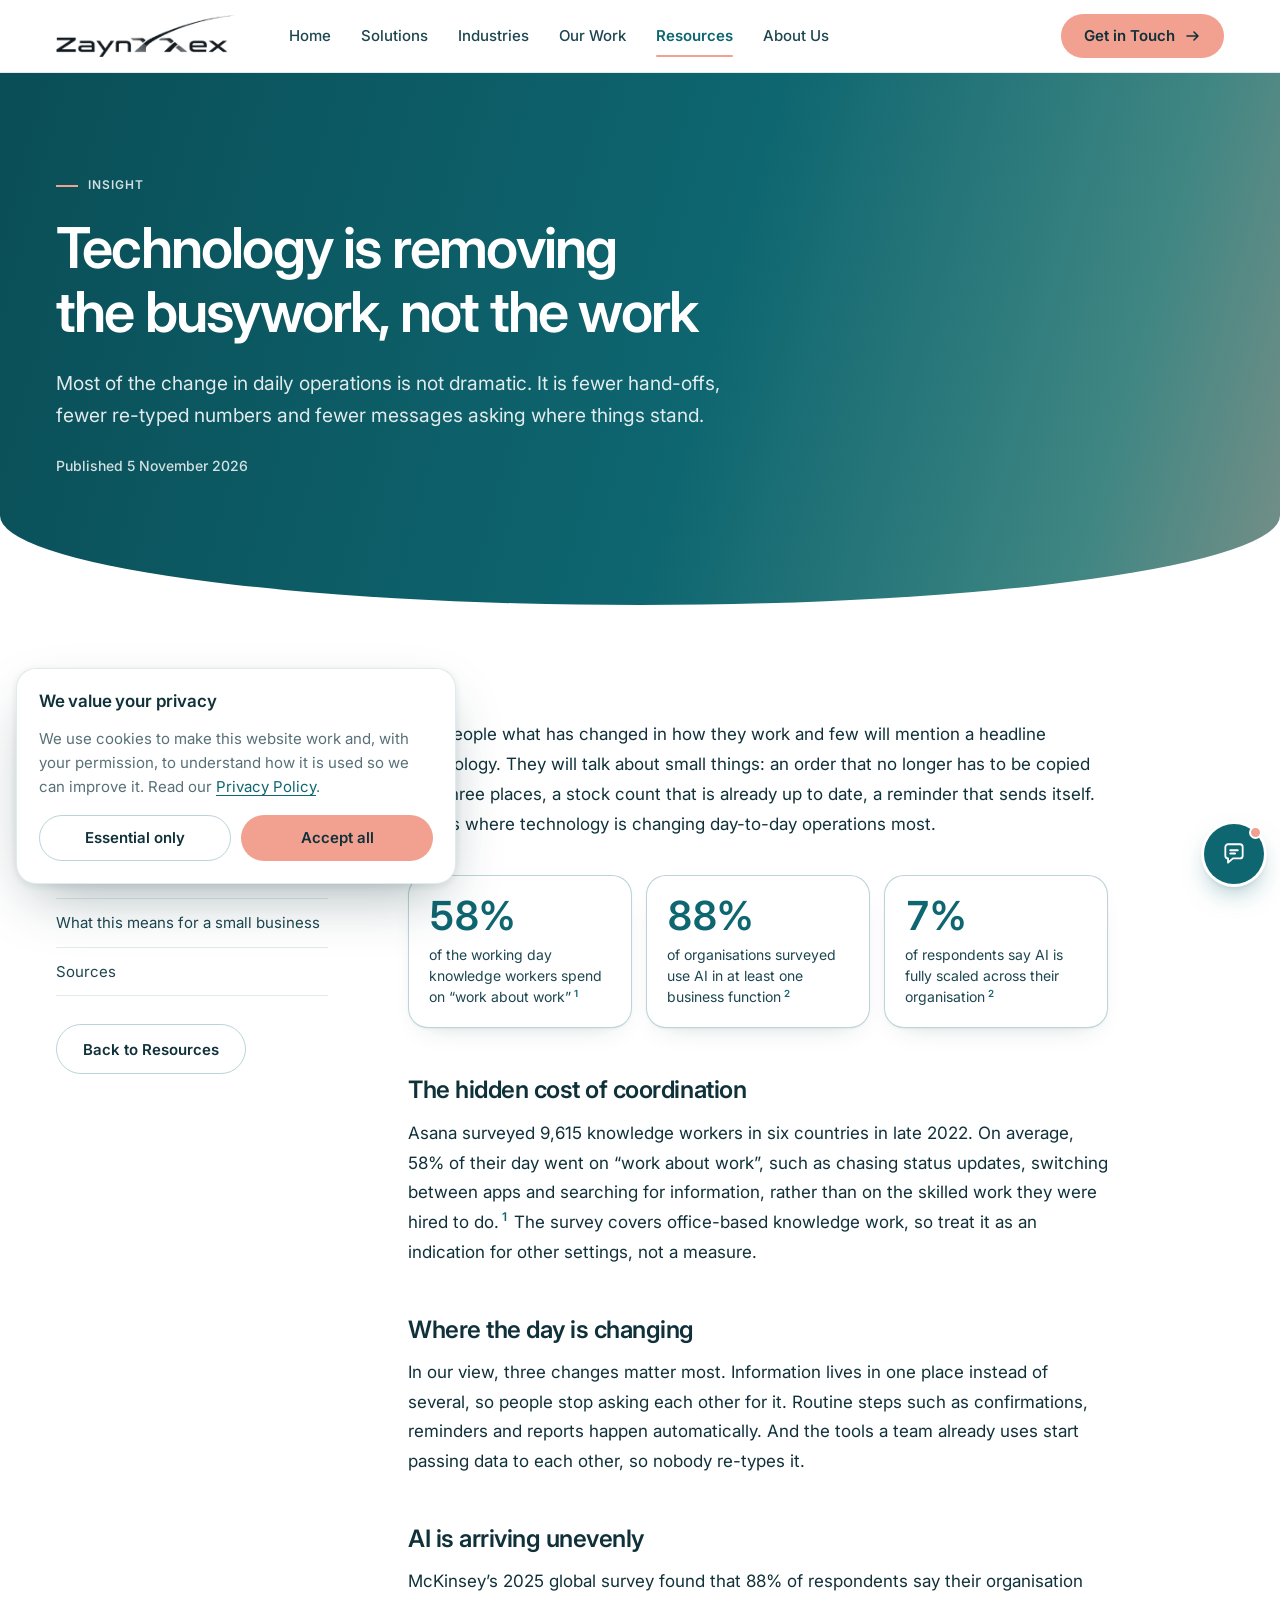
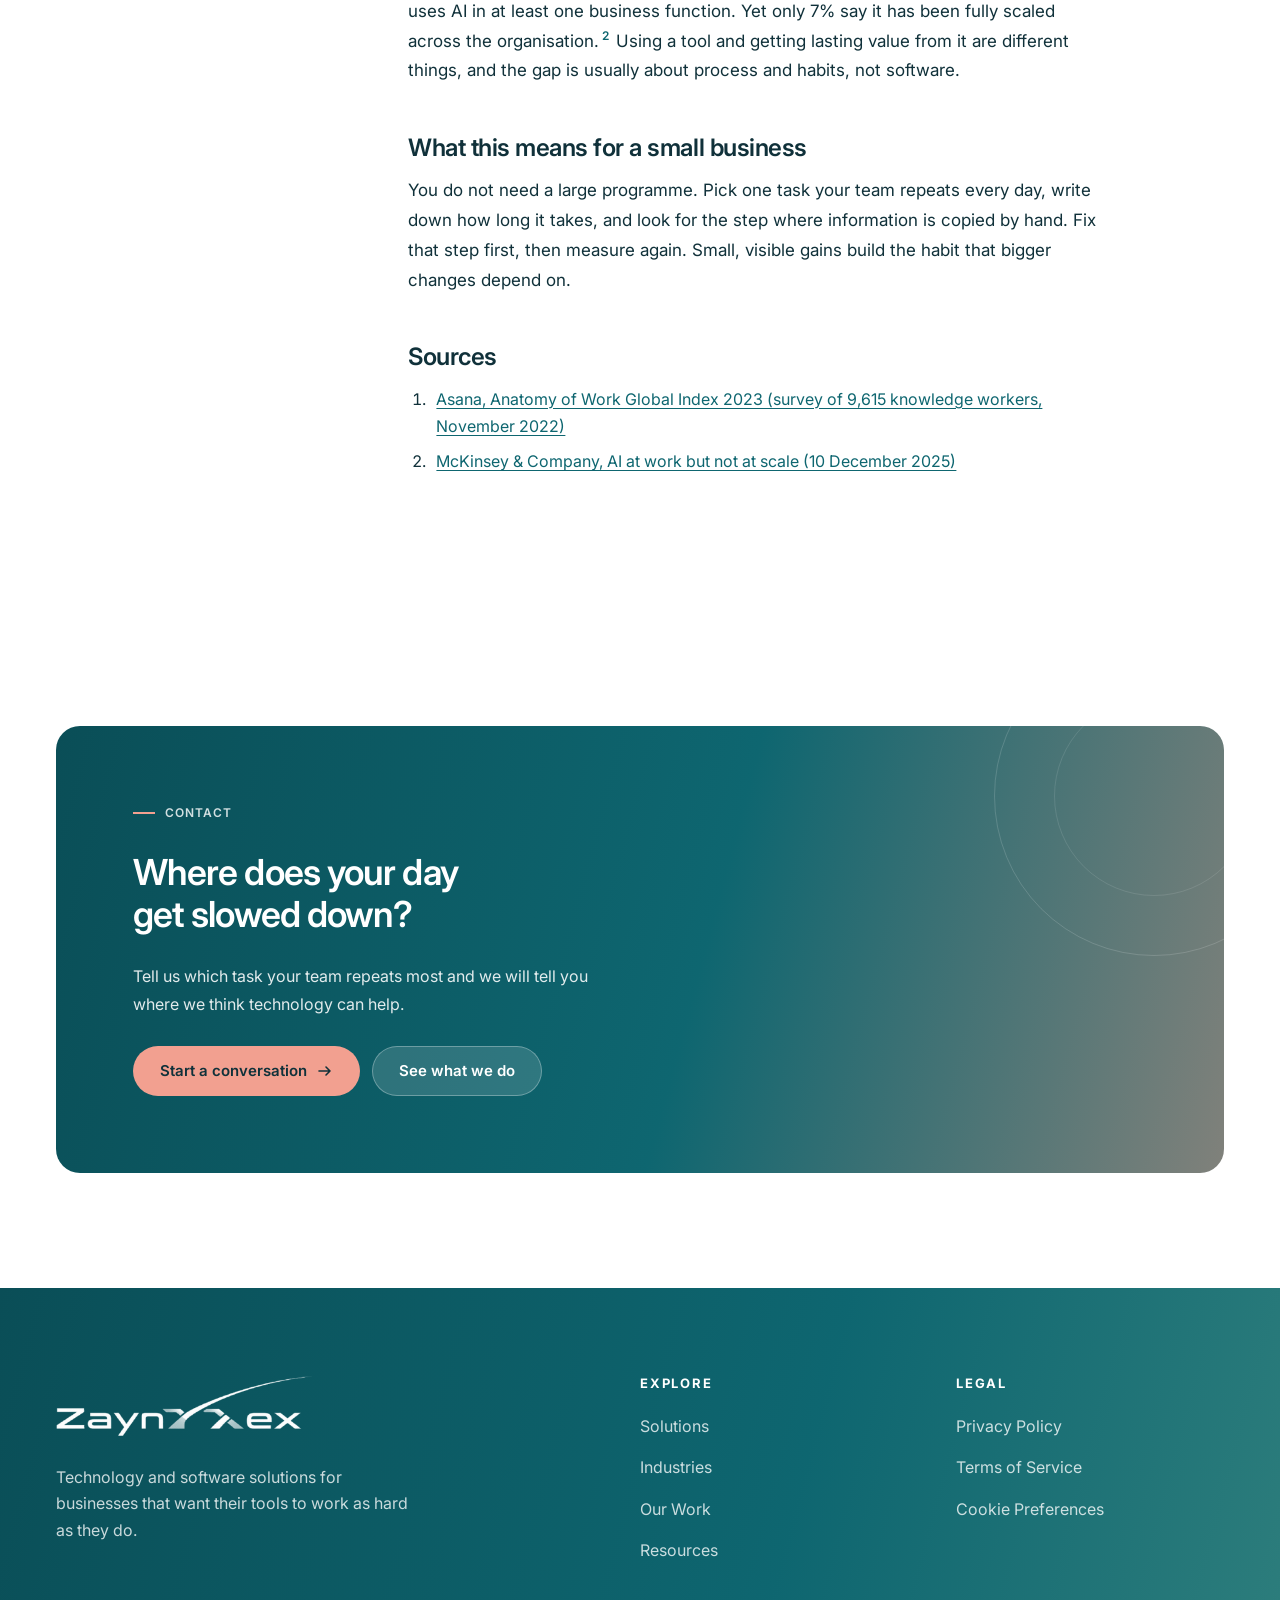
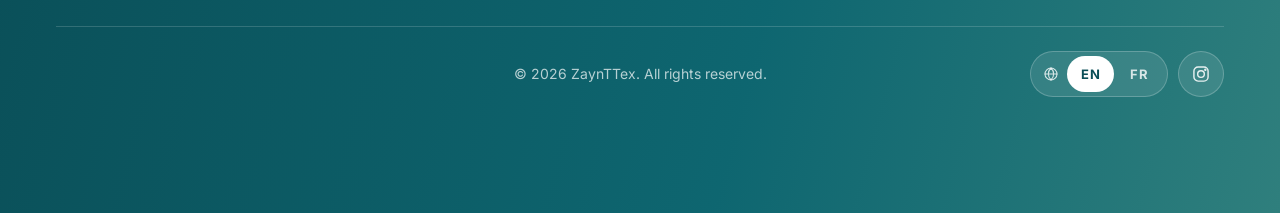
<file: insight-busywork.html>
<!doctype html>
<html lang="en"><head><meta charset="utf-8"><meta name="viewport" content="width=device-width,initial-scale=1,viewport-fit=cover">
<title>Technology is removing the busywork, not the work | ZaynTTex</title><meta name="description" content="A short perspective on how technology is changing day-to-day operations.">
<script>(function(){try{var k="zaynttex-lang",v=null;try{v=localStorage.getItem(k)}catch(e){}if(!v){var m=String(window.name||"").match(/zaynttex-lang=(\w\w)/);v=m&&m[1]}if(v!=="en"&&v!=="fr"){var l=navigator.languages&&navigator.languages.length?navigator.languages:[navigator.language||"en"];v="en";for(var i=0;i<l.length;i++){var c=String(l[i]).toLowerCase().slice(0,2);if(c==="en"||c==="fr"){v=c;break}}}try{var nv=performance.getEntriesByType("navigation")[0];if(nv&&nv.type==="back_forward"){history.scrollRestoration="auto"}else{history.scrollRestoration="manual";window.scrollTo(0,0)}}catch(e){}var d=document.documentElement;d.lang=v;d.setAttribute("data-lang",v);if(v==="fr"){d.setAttribute("data-i18n-wait","");setTimeout(function(){d.removeAttribute("data-i18n-wait")},2500)}}catch(e){}})();</script>
<style>html[data-i18n-wait] body{visibility:hidden}</style><noscript><style>html[data-i18n-wait] body{visibility:visible}</style></noscript>
<link rel="stylesheet" href="https://fonts.googleapis.com/css2?family=Inter:wght@400;500;600&display=swap">
<link rel="stylesheet" href="styles.css">
<style>:root{padding-top:env(safe-area-inset-top,0px);padding-bottom:env(safe-area-inset-bottom,0px)}</style>
</head><body>
<a class="skip" href="#main">Skip to content</a>
<header class="site-head">
  <div class="bar"><a class="brand" href="index.html" aria-label="ZaynTTex, home"><img class="brand-logo" src="logo.png" alt="" height="40"></a>
    <nav class="nav-links" aria-label="Main"><ul style="display:contents;list-style:none;margin:0;padding:0"><li style="display:block"><a href="index.html">Home</a></li><li style="display:block"><a href="solutions.html">Solutions</a></li><li style="display:block"><a href="industries.html">Industries</a></li><li style="display:block"><a href="work.html">Our Work</a></li><li style="display:block"><a href="resources.html" aria-current="page">Resources</a></li><li style="display:block"><a href="about.html">About Us</a></li></ul></nav>
    <div class="actions"><a class="btn btn-primary" href="contact.html">Get in Touch <svg viewBox="0 0 16 16" fill="none" stroke="currentColor" stroke-width="1.6" stroke-linecap="round" stroke-linejoin="round" aria-hidden="true"><path d="M2 8h11M9 4l4 4-4 4"/></svg></a>
    <button class="burger" id="menu-btn" type="button" aria-expanded="false" aria-controls="menu-panel" aria-label="Open menu"><span class="ln"><i></i><i></i><i></i></span></button></div>
  </div>
</header>
<div class="mpanel" id="menu-panel">
  <nav aria-label="Mobile"><a class="link" href="index.html">Home</a><a class="link" href="solutions.html">Solutions</a><a class="link" href="industries.html">Industries</a><a class="link" href="work.html">Our Work</a><a class="link" href="resources.html" aria-current="page">Resources</a><a class="link" href="about.html">About Us</a><a class="link" href="contact.html">Contact</a></nav>
  <a class="btn btn-primary" href="contact.html">Get in Touch <svg viewBox="0 0 16 16" fill="none" stroke="currentColor" stroke-width="1.6" stroke-linecap="round" stroke-linejoin="round" aria-hidden="true"><path d="M2 8h11M9 4l4 4-4 4"/></svg></a>
</div>
<main id="main">
<section class="page-head"><div class="wrap"><span class="eyebrow">Insight</span><h1>Technology is removing the busywork, not the work</h1><p class="lead">Most of the change in daily operations is not dramatic. It is fewer hand-offs, fewer re-typed numbers and fewer messages asking where things stand.</p>
<p class="art-meta"><span>Published 5 November 2026</span></p></div></section>
<section class="section"><div class="wrap"><div class="legal-layout art-layout">
<aside class="legal-meta"><p class="toc-title">On this page</p><ol class="toc"><li><a href="#i1">The hidden cost of coordination</a></li><li><a href="#i2">Where the day is changing</a></li><li><a href="#i3">AI is arriving unevenly</a></li><li><a href="#i4">What this means for a small business</a></li><li><a href="#sources">Sources</a></li></ol><a class="btn btn-ghost" href="resources.html">Back to Resources</a></aside>
<article class="legal-body art-body"><p>Ask people what has changed in how they work and few will mention a headline technology. They will talk about small things: an order that no longer has to be copied into three places, a stock count that is already up to date, a reminder that sends itself. This is where technology is changing day-to-day operations most.</p>
<ul class="stat-grid three" aria-label="Statistics at a glance"><li><b>58%</b><span>of the working day knowledge workers spend on “work about work”<sup class="ref"><a href="#src-1" aria-label="Source 1">1</a></sup></span></li><li><b>88%</b><span>of organisations surveyed use AI in at least one business function<sup class="ref"><a href="#src-2" aria-label="Source 2">2</a></sup></span></li><li><b>7%</b><span>of respondents say AI is fully scaled across their organisation<sup class="ref"><a href="#src-2" aria-label="Source 2">2</a></sup></span></li></ul>
<h2 id="i1">The hidden cost of coordination</h2>
<p>Asana surveyed 9,615 knowledge workers in six countries in late 2022. On average, 58% of their day went on “work about work”, such as chasing status updates, switching between apps and searching for information, rather than on the skilled work they were hired to do.<sup class="ref"><a href="#src-1" aria-label="Source 1">1</a></sup> The survey covers office-based knowledge work, so treat it as an indication for other settings, not a measure.</p>
<h2 id="i2">Where the day is changing</h2>
<p>In our view, three changes matter most. Information lives in one place instead of several, so people stop asking each other for it. Routine steps such as confirmations, reminders and reports happen automatically. And the tools a team already uses start passing data to each other, so nobody re-types it.</p>
<h2 id="i3">AI is arriving unevenly</h2>
<p>McKinsey’s 2025 global survey found that 88% of respondents say their organisation uses AI in at least one business function. Yet only 7% say it has been fully scaled across the organisation.<sup class="ref"><a href="#src-2" aria-label="Source 2">2</a></sup> Using a tool and getting lasting value from it are different things, and the gap is usually about process and habits, not software.</p>
<h2 id="i4">What this means for a small business</h2>
<p>You do not need a large programme. Pick one task your team repeats every day, write down how long it takes, and look for the step where information is copied by hand. Fix that step first, then measure again. Small, visible gains build the habit that bigger changes depend on.</p>
<h2 id="sources">Sources</h2><ol class="sources"><li id="src-1"><a href="https://www.businesswire.com/news/home/20230308005268/en/Asana-Anatomy-of-Work-Global-Index-2023" target="_blank" rel="noopener">Asana, Anatomy of Work Global Index 2023 (survey of 9,615 knowledge workers, November 2022)</a></li><li id="src-2"><a href="https://www.mckinsey.com/featured-insights/week-in-charts/ai-at-work-but-not-at-scale" target="_blank" rel="noopener">McKinsey & Company, AI at work but not at scale (10 December 2025)</a></li></ol></article></div></div></section>
<section class="section"><div class="wrap"><div class="cta">
  <span class="eyebrow">Contact</span><h2>Where does your day get slowed down?</h2><p>Tell us which task your team repeats most and we will tell you where we think technology can help.</p>
  <div class="btn-row"><a class="btn btn-primary" href="contact.html">Start a conversation <svg viewBox="0 0 16 16" fill="none" stroke="currentColor" stroke-width="1.6" stroke-linecap="round" stroke-linejoin="round" aria-hidden="true"><path d="M2 8h11M9 4l4 4-4 4"/></svg></a><a class="btn btn-ghost" href="solutions.html">See what we do</a></div>
</div></div></section>
</main>
<footer class="foot"><div class="wrap">
  <div class="foot-grid">
    <div class="fbrand"><a class="brand" href="index.html" aria-label="ZaynTTex, home"><img class="brand-logo" src="logo-white.png" alt="" height="40"></a><p>Technology and software solutions for businesses that want their tools to work as hard as they do.</p></div>
    <div class="fcol"><h2 class="ftitle">Explore</h2><ul><li><a href="solutions.html">Solutions</a></li><li><a href="industries.html">Industries</a></li><li><a href="work.html">Our Work</a></li><li><a href="resources.html">Resources</a></li></ul></div>
    <div class="fcol"><h2 class="ftitle">Legal</h2><ul><li><a href="privacy.html">Privacy Policy</a></li><li><a href="terms.html">Terms of Service</a></li><li><a href="#" data-cookie>Cookie Preferences</a></li></ul></div>
  </div>
  <div class="legal"><span class="legal-copy">&copy; 2026 ZaynTTex. All rights reserved.</span>
    <div class="foot-tools"><div class="lang" role="group" aria-label="Language"><svg viewBox="0 0 24 24" aria-hidden="true"><circle cx="12" cy="12" r="9"/><path d="M3 12h18M12 3c2.6 2.6 4 5.7 4 9s-1.4 6.4-4 9c-2.6-2.6-4-5.7-4-9s1.4-6.4 4-9z"/></svg><button type="button" class="lang-btn" data-lang="en" lang="en" aria-label="English" title="English" aria-pressed="true">EN</button><button type="button" class="lang-btn" data-lang="fr" lang="fr" aria-label="Fran&ccedil;ais" title="Fran&ccedil;ais" aria-pressed="false">FR</button></div><a class="social" href="https://www.instagram.com/" target="_blank" rel="noopener" aria-label="Instagram" title="Instagram"><svg viewBox="0 0 24 24" aria-hidden="true"><rect x="3.5" y="3.5" width="17" height="17" rx="5"/><circle cx="12" cy="12" r="4"/><circle cx="17.2" cy="6.8" r=".6" fill="currentColor"/></svg></a></div></div>
</div></footer>
<script>(function () {
  "use strict";
  var FR = {"Skip to content": "Aller au contenu", "Home": "Accueil", "Solutions": "Solutions", "Industries": "Secteurs", "Our Work": "Nos r\u00e9alisations", "Resources": "Ressources", "About Us": "\u00c0 propos", "Get in Touch": "Nous contacter", "Contact": "Contact", "Technology and software solutions": "Solutions technologiques et logicielles", "Technology That Moves Businesses Forward.": "La technologie qui fait avancer les entreprises.", "We design and develop digital solutions that simplify complexity, improve operations, and help businesses grow.": "Nous concevons et d\u00e9veloppons des solutions num\u00e9riques qui simplifient la complexit\u00e9, am\u00e9liorent les op\u00e9rations et aident les entreprises \u00e0 se d\u00e9velopper.", "Explore Our Solutions": "D\u00e9couvrir nos solutions", "Let\u2019s Talk": "Parlons-en", "Stock and operations": "Stocks et op\u00e9rations", "Dashboard": "Tableau de bord", "Inventory": "Inventaire", "Orders": "Commandes", "Rooms and tables": "Chambres et tables", "Today": "Aujourd\u2019hui", "Low stock": "Stock faible", "Open orders": "Commandes en cours", "Occupancy": "Occupation", "Stock used this week": "Stock utilis\u00e9 cette semaine", "Item": "Article", "Stock level": "Niveau de stock", "Status": "Statut", "Tomatoes": "Tomates", "Kitchen": "Cuisine", "In stock": "En stock", "Olive oil": "Huile d\u2019olive", "Coffee beans": "Caf\u00e9 en grains", "Bar": "Bar", "Low": "Faible", "Ordered": "Command\u00e9", "Bed linen": "Linge de lit", "Housekeeping": "M\u00e9nage", "Towels": "Serviettes", "Purchase orders": "Bons de commande", "Fresh produce": "Produits frais", "Delivered": "Livr\u00e9", "Linen service": "Service de linge", "On the way": "En route", "Bar supplies": "Fournitures du bar", "Draft": "Brouillon", "Free": "Libre", "Occupied": "Occup\u00e9", "Cleaning": "Nettoyage", "Tables": "Tables", "Rooms": "Chambres", "Who we are": "Qui nous sommes", "We are a technology partner for businesses that have outgrown their spreadsheets, their patchwork of apps, or their current website.": "Nous sommes un partenaire technologique pour les entreprises qui d\u00e9passent leurs tableurs, leur mosa\u00efque d\u2019applications ou leur site web actuel.", "We build custom software, websites, management systems and automations. The goal is always the same: tools that fit the way your business works and are simple enough to use every day.": "Nous cr\u00e9ons des logiciels sur mesure, des sites web, des syst\u00e8mes de gestion et des automatisations. L\u2019objectif est toujours le m\u00eame : des outils adapt\u00e9s \u00e0 votre fa\u00e7on de travailler et assez simples pour \u00eatre utilis\u00e9s tous les jours.", "We also see this work as the groundwork for software products of our own, built on what we learn from solving real operational problems.": "Nous voyons aussi ce travail comme la base de nos propres produits logiciels, construits \u00e0 partir de ce que nous apprenons en r\u00e9solvant de vrais probl\u00e8mes op\u00e9rationnels.", "What we do": "Ce que nous faisons", "Six ways we help businesses work better": "Six fa\u00e7ons d\u2019aider les entreprises \u00e0 mieux fonctionner", "From a single custom tool to a full change in how your business runs, the work starts with the problem and ends with something your team can use.": "D\u2019un simple outil sur mesure \u00e0 une transformation compl\u00e8te de votre fonctionnement, le travail commence par le probl\u00e8me et aboutit \u00e0 quelque chose que votre \u00e9quipe peut utiliser.", "Custom Software Development": "D\u00e9veloppement de logiciels sur mesure", "Software built around how your business actually works.": "Des logiciels con\u00e7us autour de la fa\u00e7on dont votre entreprise fonctionne r\u00e9ellement.", "Website Design and Development": "Conception et d\u00e9veloppement de sites web", "Fast, clear websites your team can keep up to date.": "Des sites rapides et clairs que votre \u00e9quipe peut tenir \u00e0 jour.", "Business Management Systems": "Syst\u00e8mes de gestion d\u2019entreprise", "Orders, customers, stock and reporting in one place.": "Commandes, clients, stocks et rapports au m\u00eame endroit.", "Workflow Automation": "Automatisation des processus", "Fewer repetitive tasks and fewer copy-and-paste errors.": "Moins de t\u00e2ches r\u00e9p\u00e9titives et moins d\u2019erreurs de copier-coller.", "AI-Powered Solutions": "Solutions bas\u00e9es sur l\u2019IA", "AI applied to specific tasks, with clear limits and review.": "L\u2019IA appliqu\u00e9e \u00e0 des t\u00e2ches pr\u00e9cises, avec des limites claires et une relecture.", "Digital Transformation": "Transformation num\u00e9rique", "A practical plan for moving from scattered tools to connected systems.": "Un plan concret pour passer d\u2019outils dispers\u00e9s \u00e0 des syst\u00e8mes connect\u00e9s.", "How we work": "Notre fa\u00e7on de travailler", "From the problem to a working solution": "Du probl\u00e8me \u00e0 une solution qui fonctionne", "A simple sequence, applied with care. You see progress at every stage and stay involved in the decisions that matter.": "Une s\u00e9quence simple, appliqu\u00e9e avec soin. Vous voyez l\u2019avancement \u00e0 chaque \u00e9tape et restez impliqu\u00e9 dans les d\u00e9cisions importantes.", "Listen": "\u00c9couter", "We start with your operation: how work moves, where it slows down, and what the people doing it need.": "Nous partons de votre activit\u00e9 : comment le travail circule, o\u00f9 il ralentit et ce dont les personnes qui le font ont besoin.", "Map": "Cartographier", "We describe the problem and the options in plain terms, and agree on a scope before building anything.": "Nous d\u00e9crivons le probl\u00e8me et les options en termes simples, et convenons d\u2019un p\u00e9rim\u00e8tre avant de construire quoi que ce soit.", "Build": "Construire", "We deliver in small stages you can review, so direction can change while change is still cheap.": "Nous livrons par petites \u00e9tapes que vous pouvez examiner, afin que la direction puisse changer tant que le changement co\u00fbte peu.", "Refine": "Affiner", "After launch we look at how the work is going and adjust, document and hand over what you need.": "Apr\u00e8s le lancement, nous observons comment cela se passe, puis nous ajustons, documentons et transmettons ce dont vous avez besoin.", "Built for the way different businesses operate": "Con\u00e7u pour la fa\u00e7on de travailler de chaque entreprise", "Every sector has its own routines and pressures. We learn yours before we propose anything.": "Chaque secteur a ses routines et ses contraintes. Nous apprenons les v\u00f4tres avant de proposer quoi que ce soit.", "All industries": "Tous les secteurs", "Retail and Commerce": "Commerce et distribution", "Restaurants and Hospitality": "Restauration et h\u00f4tellerie", "Professional Services": "Services professionnels", "Small and Medium Businesses": "Petites et moyennes entreprises", "Other sectors": "Autres secteurs", "Have a business problem worth solving?": "Un probl\u00e8me d\u2019entreprise \u00e0 r\u00e9soudre ?", "Tell us what is slowing your business down. We will talk it through and say plainly whether and how we can help.": "Dites-nous ce qui ralentit votre entreprise. Nous en discuterons et vous dirons franchement si et comment nous pouvons aider.", "Start a conversation": "D\u00e9marrer la conversation", "See what we do": "Voir ce que nous faisons", "Technology and software solutions for businesses that want their tools to work as hard as they do.": "Des solutions technologiques et logicielles pour les entreprises qui veulent des outils aussi efficaces qu\u2019elles.", "Explore": "Explorer", "Legal": "Mentions l\u00e9gales", "Privacy Policy": "Politique de confidentialit\u00e9", "Terms of Service": "Conditions d\u2019utilisation", "Cookie Preferences": "Pr\u00e9f\u00e9rences des cookies", "\u00a9 2026 ZaynTTex. All rights reserved.": "\u00a9 2026 ZaynTTex. Tous droits r\u00e9serv\u00e9s.", "Language": "Langue", "Chat with us": "Discutez avec nous", "We reply on WhatsApp": "Nous r\u00e9pondons sur WhatsApp", "Hello. Tell us what you are working on and we will reply as soon as we can.": "Bonjour. Dites-nous sur quoi vous travaillez et nous vous r\u00e9pondrons d\u00e8s que possible.", "Chat on WhatsApp": "Discuter sur WhatsApp", "Opens WhatsApp in a new tab.": "Ouvre WhatsApp dans un nouvel onglet.", "We value your privacy": "Nous respectons votre vie priv\u00e9e", "We use cookies to make this website work and, with your permission, to understand how it is used so we can improve it. Read our": "Nous utilisons des cookies pour faire fonctionner ce site et, avec votre accord, pour comprendre comment il est utilis\u00e9 afin de l\u2019am\u00e9liorer. Consultez notre", "Essential only": "Essentiels uniquement", "Accept all": "Tout accepter", "ZaynTTex, home": "ZaynTTex, accueil", "Main": "Principal", "Open menu": "Ouvrir le menu", "Close menu": "Fermer le menu", "Mobile": "Mobile", "Open chat": "Ouvrir le chat", "Close chat": "Fermer le chat", "Cookie preferences": "Pr\u00e9f\u00e9rences des cookies", "Animated inventory console for a restaurant or hotel, with a mouse pointer moving between dashboard, inventory, orders and rooms pages": "Console d\u2019inventaire anim\u00e9e pour un restaurant ou un h\u00f4tel, avec un pointeur de souris qui passe du tableau de bord \u00e0 l\u2019inventaire, aux commandes et aux chambres", "Custom software, websites, management systems and automation that help businesses simplify operations and grow.": "Logiciels sur mesure, sites web, syst\u00e8mes de gestion et automatisation pour aider les entreprises \u00e0 simplifier leurs op\u00e9rations et \u00e0 se d\u00e9velopper.", "Solutions | ZaynTTex": "Solutions | ZaynTTex", "Industries | ZaynTTex": "Secteurs | ZaynTTex", "Our Work | ZaynTTex": "Nos r\u00e9alisations | ZaynTTex", "Resources | ZaynTTex": "Ressources | ZaynTTex", "About Us | ZaynTTex": "\u00c0 propos | ZaynTTex", "Contact | ZaynTTex": "Contact | ZaynTTex", "Privacy Policy | ZaynTTex": "Politique de confidentialit\u00e9 | ZaynTTex", "Terms of Service | ZaynTTex": "Conditions d\u2019utilisation | ZaynTTex", "Technology services shaped around your operations": "Des services technologiques fa\u00e7onn\u00e9s autour de vos op\u00e9rations", "Six areas of work, each aimed at a specific kind of business problem. Most projects combine more than one.": "Six domaines de travail, chacun visant un type pr\u00e9cis de probl\u00e8me d\u2019entreprise. La plupart des projets en combinent plusieurs.", "The problem": "Le probl\u00e8me", "The value": "La valeur", "Off-the-shelf tools make a business bend its process around the software. The gaps get filled with spreadsheets, manual steps and workarounds that only one person understands.": "Les outils standards obligent l\u2019entreprise \u00e0 adapter ses processus au logiciel. Les manques sont combl\u00e9s par des tableurs, des \u00e9tapes manuelles et des solutions de contournement que seule une personne comprend.", "We scope the problem with you, then build software around how your business works. We deliver in stages, document what we build, and design it so it can be extended later.": "Nous d\u00e9finissons le probl\u00e8me avec vous, puis construisons un logiciel autour de votre fonctionnement. Nous livrons par \u00e9tapes, documentons ce que nous cr\u00e9ons et le concevons pour qu\u2019il puisse \u00e9voluer.", "Tools that fit the work, a result you own, and software that can change when the business does.": "Des outils adapt\u00e9s au travail, un r\u00e9sultat qui vous appartient et un logiciel qui \u00e9volue avec votre entreprise.", "A website that is slow, unclear or hard to update loses people before they get in touch, and it often falls out of date because changing it is a chore.": "Un site lent, confus ou difficile \u00e0 mettre \u00e0 jour fait perdre des visiteurs avant qu\u2019ils ne vous contactent, et il devient vite obsol\u00e8te parce que le modifier est une corv\u00e9e.", "We design and build responsive, accessible websites with a clear structure and straightforward content. We set them up so your team can edit what needs editing.": "Nous concevons et r\u00e9alisons des sites adaptatifs et accessibles, avec une structure claire et un contenu simple. Nous les configurons pour que votre \u00e9quipe puisse modifier ce qui doit l\u2019\u00eatre.", "A site that explains your business plainly, loads quickly on any device, and stays current.": "Un site qui pr\u00e9sente clairement votre activit\u00e9, se charge vite sur tout appareil et reste \u00e0 jour.", "Orders, customers, stock, invoices and schedules live in different places. Staff enter the same data twice, and reports from different tools do not agree.": "Commandes, clients, stocks, factures et plannings sont dispers\u00e9s. Le personnel saisit deux fois les m\u00eames donn\u00e9es et les rapports de diff\u00e9rents outils ne concordent pas.", "We bring the functions you rely on into one system, with roles, permissions and reports that match the way your operation runs.": "Nous r\u00e9unissons les fonctions dont vous avez besoin dans un seul syst\u00e8me, avec des r\u00f4les, des permissions et des rapports adapt\u00e9s \u00e0 votre activit\u00e9.", "One reliable source of information, less duplicated effort, and a clearer view of the business.": "Une source d\u2019information fiable, moins de doubles saisies et une vision plus claire de l\u2019entreprise.", "Copying data between tools, chasing approvals and sending routine messages take hours every week and invite small mistakes.": "Copier des donn\u00e9es d\u2019un outil \u00e0 l\u2019autre, relancer pour des validations et envoyer des messages de routine prennent des heures chaque semaine et provoquent de petites erreurs.", "We map the process first, then automate the predictable steps. People stay in the loop wherever judgment is needed.": "Nous cartographions d\u2019abord le processus, puis automatisons les \u00e9tapes pr\u00e9visibles. Les personnes restent dans la boucle partout o\u00f9 un jugement est n\u00e9cessaire.", "Time returned to your team, fewer errors, and processes that run the same way each time.": "Du temps rendu \u00e0 votre \u00e9quipe, moins d\u2019erreurs et des processus qui se d\u00e9roulent de la m\u00eame fa\u00e7on \u00e0 chaque fois.", "Many businesses see potential in AI but are unsure where it helps, where it adds risk, and how to use it without disrupting existing work.": "Beaucoup d\u2019entreprises voient le potentiel de l\u2019IA mais ne savent pas o\u00f9 elle aide, o\u00f9 elle ajoute des risques, ni comment l\u2019utiliser sans perturber le travail existant.", "We identify specific tasks where AI can help, such as sorting, summarising or searching information. We build it into your tools with review steps and clear limits.": "Nous identifions les t\u00e2ches pr\u00e9cises o\u00f9 l\u2019IA peut aider, comme trier, r\u00e9sumer ou rechercher de l\u2019information. Nous l\u2019int\u00e9grons \u00e0 vos outils avec des \u00e9tapes de relecture et des limites claires.", "Practical use of AI where it earns its place, with human oversight and no unexplained black boxes.": "Un usage concret de l\u2019IA l\u00e0 o\u00f9 elle a sa place, avec un contr\u00f4le humain et sans bo\u00eete noire inexpliqu\u00e9e.", "Technology decisions made one tool at a time leave a business with systems that do not connect and no clear direction.": "Des d\u00e9cisions technologiques prises outil par outil laissent l\u2019entreprise avec des syst\u00e8mes qui ne communiquent pas et sans direction claire.", "We review your current tools and processes, set priorities with you, and plan a sequence of changes your business can absorb.": "Nous examinons vos outils et processus actuels, d\u00e9finissons les priorit\u00e9s avec vous et planifions une suite de changements que votre entreprise peut absorber.", "A roadmap grounded in your operations, so each investment supports the next one.": "Une feuille de route ancr\u00e9e dans vos op\u00e9rations, pour que chaque investissement soutienne le suivant.", "Not sure which one you need?": "Vous ne savez pas laquelle choisir ?", "Describe the problem as you see it. We will help you work out where to start.": "D\u00e9crivez le probl\u00e8me tel que vous le voyez. Nous vous aiderons \u00e0 savoir par o\u00f9 commencer.", "Talk to us": "Parlez-nous", "The services we offer: custom software, websites, business systems, automation, AI and digital transformation.": "Nos services : logiciels sur mesure, sites web, syst\u00e8mes de gestion, automatisation, IA et transformation num\u00e9rique.", "Different businesses, different pressures": "Des entreprises diff\u00e9rentes, des contraintes diff\u00e9rentes", "The challenges below are typical for each sector. We use them as a starting point, then adapt to your actual operation.": "Les d\u00e9fis ci-dessous sont typiques de chaque secteur. Nous les utilisons comme point de d\u00e9part, puis nous nous adaptons \u00e0 votre activit\u00e9 r\u00e9elle.", "Common challenges": "D\u00e9fis courants", "How technology helps": "Comment la technologie aide", "Stock levels that differ between the shop, the website and the warehouse": "Des niveaux de stock qui diff\u00e8rent entre la boutique, le site web et l\u2019entrep\u00f4t", "Orders handled by hand across several channels": "Des commandes trait\u00e9es \u00e0 la main sur plusieurs canaux", "Little visibility into what sells and what sits": "Peu de visibilit\u00e9 sur ce qui se vend et ce qui stagne", "Inventory and order systems that keep channels in step": "Des syst\u00e8mes d\u2019inventaire et de commandes qui synchronisent les canaux", "Online stores connected to back-office tools": "Des boutiques en ligne connect\u00e9es aux outils de gestion", "Simple reporting on sales and stock": "Des rapports simples sur les ventes et les stocks", "Bookings taken by phone, message and paper": "Des r\u00e9servations prises par t\u00e9l\u00e9phone, message et papier", "Menus, suppliers and costs tracked in separate places": "Menus, fournisseurs et co\u00fbts suivis \u00e0 des endroits s\u00e9par\u00e9s", "Rotas that take hours to plan and change": "Des plannings qui prennent des heures \u00e0 \u00e9tablir et \u00e0 modifier", "Reservation and ordering tools that fit your service": "Des outils de r\u00e9servation et de commande adapt\u00e9s \u00e0 votre service", "Supplier and stock tracking": "Suivi des fournisseurs et des stocks", "Scheduling that reflects demand and availability": "Une planification qui refl\u00e8te la demande et les disponibilit\u00e9s", "Time and billing managed in spreadsheets": "Temps et facturation g\u00e9r\u00e9s dans des tableurs", "Client information scattered across inboxes": "Des informations clients dispers\u00e9es dans les bo\u00eetes mail", "Documents prepared by hand, again and again": "Des documents pr\u00e9par\u00e9s \u00e0 la main, encore et encore", "Client portals and project tracking": "Portails clients et suivi de projets", "Automated invoicing and payment reminders": "Facturation automatis\u00e9e et rappels de paiement", "Document workflows with approval steps": "Circuits de documents avec \u00e9tapes de validation", "Growing faster than the systems behind the business": "Une croissance plus rapide que les syst\u00e8mes qui la soutiennent", "Knowledge held by one or two people": "Un savoir d\u00e9tenu par une ou deux personnes", "Tools bought one at a time that do not work together": "Des outils achet\u00e9s un \u00e0 un qui ne fonctionnent pas ensemble", "Right-sized systems that cover the essentials": "Des syst\u00e8mes \u00e0 la bonne taille qui couvrent l\u2019essentiel", "Automation of routine admin": "Automatisation de l\u2019administratif courant", "A website that carries the business and is easy to maintain": "Un site web qui porte l\u2019activit\u00e9 et se maintient facilement", "Other Business Sectors": "Autres secteurs d\u2019activit\u00e9", "Sector-specific routines, rules and reporting duties": "Routines, r\u00e8gles et obligations de reporting propres au secteur", "Legacy tools that are difficult to replace": "Des outils anciens difficiles \u00e0 remplacer", "Processes that were never written down": "Des processus qui n\u2019ont jamais \u00e9t\u00e9 document\u00e9s", "A conversation first, to understand how your sector works": "D\u2019abord une conversation pour comprendre comment fonctionne votre secteur", "A scoped plan that builds only what you need": "Un plan cadr\u00e9 qui ne construit que ce dont vous avez besoin", "Software that can adapt as requirements change": "Un logiciel qui s\u2019adapte quand les besoins \u00e9voluent", "Does your sector look different?": "Votre secteur est diff\u00e9rent ?", "Many of the problems we solve are the same across sectors. Tell us about yours and we will tell you what we think.": "Beaucoup des probl\u00e8mes que nous r\u00e9solvons sont les m\u00eames d\u2019un secteur \u00e0 l\u2019autre. Parlez-nous du v\u00f4tre et nous vous dirons ce que nous en pensons.", "How technology can address operational challenges in retail, hospitality, professional services and small businesses.": "Comment la technologie peut r\u00e9pondre aux d\u00e9fis op\u00e9rationnels du commerce, de l\u2019h\u00f4tellerie-restauration, des services professionnels et des petites entreprises.", "Selected projects will appear here": "Les projets s\u00e9lectionn\u00e9s appara\u00eetront ici", "This page is ready for case studies. Each project will include screenshots, the problem it addressed, and how it was solved.": "Cette page est pr\u00eate \u00e0 accueillir des \u00e9tudes de cas. Chaque projet comprendra des captures d\u2019\u00e9cran, le probl\u00e8me trait\u00e9 et la fa\u00e7on dont il a \u00e9t\u00e9 r\u00e9solu.", "Featured project: screenshots coming soon": "Projet \u00e0 la une : captures d\u2019\u00e9cran \u00e0 venir", "Sector / project type": "Secteur / type de projet", "Project placeholder": "Emplacement de projet", "Future case studies": "Futures \u00e9tudes de cas", "What each project page will cover": "Ce que couvrira chaque page de projet", "A consistent structure, so every case study is easy to read and compare.": "Une structure homog\u00e8ne, pour que chaque \u00e9tude de cas soit facile \u00e0 lire et \u00e0 comparer.", "Context": "Contexte", "Who the project was for and the situation they were in.": "Pour qui \u00e9tait le projet et dans quelle situation il s\u2019inscrivait.", "Challenge": "D\u00e9fi", "The specific problem to be solved and why it mattered.": "Le probl\u00e8me pr\u00e9cis \u00e0 r\u00e9soudre et pourquoi il comptait.", "Approach": "Approche", "How the work was scoped, designed and built.": "Comment le travail a \u00e9t\u00e9 cadr\u00e9, con\u00e7u et r\u00e9alis\u00e9.", "Screens": "\u00c9crans", "Interface screenshots and short walkthroughs.": "Captures d\u2019\u00e9cran de l\u2019interface et courtes d\u00e9monstrations.", "Outcome": "R\u00e9sultat", "What changed, described with facts the client has confirmed.": "Ce qui a chang\u00e9, d\u00e9crit avec des faits confirm\u00e9s par le client.", "Want to be one of the first?": "Envie d\u2019\u00eatre parmi les premiers ?", "We would like to build the first projects on this page with the right partners. If you have a problem that fits, get in touch.": "Nous aimerions r\u00e9aliser les premiers projets de cette page avec les bons partenaires. Si vous avez un probl\u00e8me qui correspond, contactez-nous.", "A portfolio page prepared for future case studies, screenshots and project descriptions.": "Une page de r\u00e9alisations pr\u00eate pour de futures \u00e9tudes de cas, captures d\u2019\u00e9cran et descriptions de projets.", "Knowledge for businesses going digital": "Des connaissances pour les entreprises qui passent au num\u00e9rique", "We plan to publish articles, guides and explanations here. Nothing has been published yet, and this page will grow as content is added.": "Nous pr\u00e9voyons de publier ici des articles, des guides et des explications. Rien n\u2019a encore \u00e9t\u00e9 publi\u00e9 et cette page s\u2019enrichira au fil des contenus ajout\u00e9s.", "Featured": "\u00c0 la une", "The first article will be featured here": "Le premier article sera mis en avant ici", "A large image, a headline and a short summary. When content is ready, this space introduces the most useful piece.": "Une grande image, un titre et un court r\u00e9sum\u00e9. Quand le contenu sera pr\u00eat, cet espace pr\u00e9sentera le contenu le plus utile.", "Topics": "Th\u00e8mes", "What you will find here": "Ce que vous trouverez ici", "Five areas, each with its own listing once there is something to read.": "Cinq th\u00e8mes, chacun avec sa propre liste d\u00e8s qu\u2019il y aura quelque chose \u00e0 lire.", "Articles": "Articles", "Practical writing on building and running business software.": "Des textes pratiques sur la cr\u00e9ation et l\u2019exploitation de logiciels d\u2019entreprise.", "No entries yet": "Aucune entr\u00e9e pour le moment", "Insights": "Analyses", "Short perspectives on how technology is changing day-to-day operations.": "De courts points de vue sur la fa\u00e7on dont la technologie transforme le quotidien des entreprises.", "Guides": "Guides", "Step-by-step guidance on choosing, planning and adopting digital tools.": "Des conseils pas \u00e0 pas pour choisir, planifier et adopter des outils num\u00e9riques.", "Technology Explained": "La technologie expliqu\u00e9e", "Plain-language explanations of the technologies behind our work.": "Des explications en langage simple des technologies derri\u00e8re notre travail.", "Business and Digital Transformation": "Entreprise et transformation num\u00e9rique", "Resources for owners and teams planning a change in how they work.": "Des ressources pour les dirigeants et \u00e9quipes qui pr\u00e9voient de changer leur fa\u00e7on de travailler.", "Have a topic you would like covered?": "Un sujet que vous aimeriez voir trait\u00e9 ?", "If there is a question about technology or your business you would like answered in plain language, send it our way.": "Si vous avez une question sur la technologie ou votre entreprise \u00e0 laquelle vous aimeriez une r\u00e9ponse en langage simple, envoyez-la-nous.", "A resource library for articles, insights, guides and technology explanations. No content has been published yet.": "Une biblioth\u00e8que de ressources : articles, analyses, guides et explications technologiques. Aucun contenu n\u2019a encore \u00e9t\u00e9 publi\u00e9.", "About us": "\u00c0 propos", "Building Beyond Today.": "Construire au-del\u00e0 d\u2019aujourd\u2019hui.", "We are a technology partner. We believe technology should solve real problems and make businesses better.": "Nous sommes un partenaire technologique. Nous croyons que la technologie doit r\u00e9soudre de vrais probl\u00e8mes et rendre les entreprises meilleures.", "Philosophy": "Philosophie", "Start with the problem, not the technology": "Partir du probl\u00e8me, pas de la technologie", "A tool is only useful if people use it. So we begin with how work happens today, what gets in the way, and what a better day looks like for the people involved.": "Un outil n\u2019est utile que s\u2019il est utilis\u00e9. Nous commen\u00e7ons donc par la fa\u00e7on dont le travail se fait aujourd\u2019hui, ce qui g\u00eane et \u00e0 quoi ressemble une meilleure journ\u00e9e pour les personnes concern\u00e9es.", "From there, we choose the simplest technology that does the job. We explain our choices in plain language, so you can make decisions with confidence.": "Ensuite, nous choisissons la technologie la plus simple qui fait le travail. Nous expliquons nos choix en langage clair, pour que vous puissiez d\u00e9cider en confiance.", "Mission and vision": "Mission et vision", "Where we are going": "O\u00f9 nous allons", "Mission": "Mission", "To help businesses run better by building technology that solves real problems.": "Aider les entreprises \u00e0 mieux fonctionner en cr\u00e9ant une technologie qui r\u00e9sout de vrais probl\u00e8mes.", "Vision": "Vision", "Building Beyond Today: to grow from a services partner into a company that also develops its own software products and technologies.": "Construire au-del\u00e0 d\u2019aujourd\u2019hui : passer d\u2019un partenaire de services \u00e0 une entreprise qui d\u00e9veloppe aussi ses propres produits et technologies logiciels.", "Values": "Valeurs", "What we hold ourselves to": "Ce \u00e0 quoi nous nous tenons", "Five principles that guide how we work with clients and with each other.": "Cinq principes qui guident notre fa\u00e7on de travailler avec nos clients et entre nous.", "Innovation": "Innovation", "We look for better ways to solve problems, and we test new ideas against real needs before we recommend them.": "Nous cherchons de meilleures fa\u00e7ons de r\u00e9soudre les probl\u00e8mes et testons les nouvelles id\u00e9es face aux besoins r\u00e9els avant de les recommander.", "Simplicity": "Simplicit\u00e9", "Good technology removes effort. We prefer clear, simple solutions to impressive but complicated ones.": "Une bonne technologie supprime de l\u2019effort. Nous pr\u00e9f\u00e9rons les solutions claires et simples aux solutions impressionnantes mais compliqu\u00e9es.", "Reliability": "Fiabilit\u00e9", "Software has to work on an ordinary Tuesday. We build carefully, test properly and say so when something is not ready.": "Un logiciel doit fonctionner un mardi ordinaire. Nous construisons avec soin, testons correctement et le disons quand quelque chose n\u2019est pas pr\u00eat.", "Curiosity": "Curiosit\u00e9", "We ask questions, learn how each business runs, and keep learning about the tools we use.": "Nous posons des questions, apprenons comment chaque entreprise fonctionne et continuons d\u2019apprendre sur les outils que nous utilisons.", "Impact": "Impact", "We measure our work by what it changes for the people who use it and the businesses that depend on it.": "Nous mesurons notre travail \u00e0 ce qu\u2019il change pour les personnes qui l\u2019utilisent et les entreprises qui en d\u00e9pendent.", "Let us understand your business first.": "Laissez-nous d\u2019abord comprendre votre entreprise.", "The best projects begin with a good conversation. Tell us where you are and where you want to be.": "Les meilleurs projets commencent par une bonne conversation. Dites-nous o\u00f9 vous en \u00eates et o\u00f9 vous voulez aller.", "Our philosophy, mission, vision and values as a technology partner for businesses.": "Notre philosophie, notre mission, notre vision et nos valeurs en tant que partenaire technologique des entreprises.", "Let\u2019s talk about what you need.": "Parlons de ce dont vous avez besoin.", "Tell us about your project or the problem you are trying to solve. A rough description is enough to start.": "Parlez-nous de votre projet ou du probl\u00e8me que vous voulez r\u00e9soudre. Une description approximative suffit pour commencer.", "Tell us the context": "Donnez-nous le contexte", "What your business does and what is not working well.": "Ce que fait votre entreprise et ce qui ne fonctionne pas bien.", "We read it properly": "Nous le lisons attentivement", "Your message goes to people who will understand it.": "Votre message est envoy\u00e9 \u00e0 des personnes qui le comprendront.", "We reply by email": "Nous r\u00e9pondons par e-mail", "With questions, ideas or a suggested next step.": "Avec des questions, des id\u00e9es ou une proposition de prochaine \u00e9tape.", "Send a message": "Envoyer un message", "Fields marked optional can be left empty.": "Les champs marqu\u00e9s facultatifs peuvent rester vides.", "Full name": "Nom complet", "Business name": "Nom de l\u2019entreprise", "(optional)": "(facultatif)", "Email address": "Adresse e-mail", "Project type": "Type de projet", "Select a project type": "Choisir un type de projet", "Custom software": "Logiciel sur mesure", "Website design and development": "Conception et d\u00e9veloppement de site web", "Business management system": "Syst\u00e8me de gestion d\u2019entreprise", "Workflow automation": "Automatisation des processus", "AI-powered solution": "Solution bas\u00e9e sur l\u2019IA", "Digital transformation": "Transformation num\u00e9rique", "Something else": "Autre chose", "Message / project description": "Message / description du projet", "Leave this empty": "Laisser vide", "Send message": "Envoyer le message", "Sending": "Envoi en cours", "We use your details only to reply to this message.": "Nous utilisons vos coordonn\u00e9es uniquement pour r\u00e9pondre \u00e0 ce message.", "What are you trying to achieve, and what is getting in the way?": "Que cherchez-vous \u00e0 accomplir et qu\u2019est-ce qui vous en emp\u00eache ?", "Contact form for discussing your project or business challenge.": "Formulaire de contact pour parler de votre projet ou de votre d\u00e9fi d\u2019entreprise.", "This field is required.": "Ce champ est obligatoire.", "Please enter your name.": "Veuillez saisir votre nom.", "Please enter your email address.": "Veuillez saisir votre adresse e-mail.", "Please choose a project type.": "Veuillez choisir un type de projet.", "Please describe your project.": "Veuillez d\u00e9crire votre projet.", "Enter a valid email address, for example name@company.com.": "Saisissez une adresse e-mail valide, par exemple nom@entreprise.com.", "Add a little more detail, at least 20 characters.": "Ajoutez un peu plus de d\u00e9tails, au moins 20 caract\u00e8res.", "Please fix the highlighted fields and send again.": "Veuillez corriger les champs signal\u00e9s et envoyer \u00e0 nouveau.", "This form is not connected to a mailbox yet, so your message was not sent. Please try again later.": "Ce formulaire n\u2019est pas encore reli\u00e9 \u00e0 une bo\u00eete mail, votre message n\u2019a donc pas \u00e9t\u00e9 envoy\u00e9. Veuillez r\u00e9essayer plus tard.", "Thank you. Your message has been sent and we will get back to you by email.": "Merci. Votre message a \u00e9t\u00e9 envoy\u00e9 et nous vous r\u00e9pondrons par e-mail.", "Your message could not be sent. Check your connection and try again.": "Votre message n\u2019a pas pu \u00eatre envoy\u00e9. V\u00e9rifiez votre connexion et r\u00e9essayez.", "Your message could not be sent. Please try again.": "Votre message n\u2019a pas pu \u00eatre envoy\u00e9. Veuillez r\u00e9essayer.", "Company": "Soci\u00e9t\u00e9", "Last updated": "Derni\u00e8re mise \u00e0 jour", "2 November 2026": "2 novembre 2026", "Questions? Contact us": "Une question ? Contactez-nous", "How we handle information about the people who use this website and our services.": "Comment nous traitons les informations des personnes qui utilisent ce site et nos services.", "The terms that apply when you use this website and our services.": "Les conditions qui s\u2019appliquent lorsque vous utilisez ce site et nos services.", "Privacy Policy for ZaynTTex.": "Politique de confidentialit\u00e9 de ZaynTTex.", "Terms of Service for ZaynTTex.": "Conditions d\u2019utilisation de ZaynTTex.", "Company:": "Soci\u00e9t\u00e9 :", "Email:": "E-mail :", "Website:": "Site web :", "Location:": "Adresse :", "Rabat, Morocco": "Rabat, Maroc", "At ZaynTTex, we respect your privacy and are committed to protecting your personal information. This Privacy Policy explains how we collect, use, store, and protect information when you visit our website or contact us about our services.": "Chez ZaynTTex, nous respectons votre vie priv\u00e9e et nous nous engageons \u00e0 prot\u00e9ger vos informations personnelles. Cette politique de confidentialit\u00e9 explique comment nous collectons, utilisons, conservons et prot\u00e9geons les informations lorsque vous visitez notre site ou nous contactez au sujet de nos services.", "1. Information We Collect": "1. Informations que nous collectons", "We may collect the following information when you interact with our website:": "Nous pouvons collecter les informations suivantes lorsque vous interagissez avec notre site :", "Personal information:": "Informations personnelles :", "Name, email address, phone number, and business name.": "Nom, adresse e-mail, num\u00e9ro de t\u00e9l\u00e9phone et nom de l\u2019entreprise.", "Business information:": "Informations professionnelles :", "Information you voluntarily provide about your company, business activities, and project requirements.": "Informations que vous fournissez volontairement sur votre entreprise, vos activit\u00e9s et les besoins de votre projet.", "Technical information:": "Informations techniques :", "IP address, browser type, device information, and website usage data, where applicable.": "Adresse IP, type de navigateur, informations sur l\u2019appareil et donn\u00e9es d\u2019utilisation du site, le cas \u00e9ch\u00e9ant.", "Communication information:": "Informations de communication :", "Messages, inquiries, and other information you send through our contact forms or communication channels.": "Messages, demandes et autres informations que vous envoyez via nos formulaires de contact ou nos canaux de communication.", "We only collect information that is reasonably necessary for the purposes described in this policy.": "Nous ne collectons que les informations raisonnablement n\u00e9cessaires aux finalit\u00e9s d\u00e9crites dans cette politique.", "2. How We Use Your Information": "2. Comment nous utilisons vos informations", "We may use your information to:": "Nous pouvons utiliser vos informations pour :", "Respond to inquiries and service requests.": "R\u00e9pondre aux demandes de renseignements et de services.", "Understand your business needs and prepare project proposals.": "Comprendre les besoins de votre entreprise et pr\u00e9parer des propositions de projet.", "Provide website development, software, automation, and digital solutions.": "Fournir des services de d\u00e9veloppement de sites web, de logiciels, d\u2019automatisation et de solutions num\u00e9riques.", "Communicate with clients regarding projects and services.": "Communiquer avec les clients au sujet des projets et des services.", "Improve our website, services, and user experience.": "Am\u00e9liorer notre site, nos services et l\u2019exp\u00e9rience utilisateur.", "Maintain website security and prevent misuse.": "Maintenir la s\u00e9curit\u00e9 du site et pr\u00e9venir les abus.", "Comply with applicable legal obligations.": "Respecter les obligations l\u00e9gales applicables.", "We do not sell your personal information to third parties.": "Nous ne vendons pas vos informations personnelles \u00e0 des tiers.", "3. Data Sharing": "3. Partage des donn\u00e9es", "We may share limited information with trusted third-party service providers when necessary to operate our website or deliver our services.": "Nous pouvons partager des informations limit\u00e9es avec des prestataires tiers de confiance lorsque cela est n\u00e9cessaire pour exploiter notre site ou fournir nos services.", "These may include:": "Il peut s\u2019agir de :", "Website hosting providers.": "H\u00e9bergeurs de sites web.", "Email and communication providers.": "Fournisseurs de messagerie et de communication.", "Cloud storage and infrastructure providers.": "Fournisseurs de stockage cloud et d\u2019infrastructure.", "Analytics and website performance services.": "Services d\u2019analyse et de performance du site.", "Software and technology providers.": "Fournisseurs de logiciels et de technologies.", "Such providers may process information only as necessary for their services and subject to appropriate safeguards.": "Ces prestataires ne peuvent traiter les informations que dans la mesure n\u00e9cessaire \u00e0 leurs services et sous r\u00e9serve de garanties appropri\u00e9es.", "4. Data Storage and Security": "4. Conservation et s\u00e9curit\u00e9 des donn\u00e9es", "We take reasonable technical and organizational measures to protect personal information against unauthorized access, alteration, disclosure, loss, or destruction.": "Nous prenons des mesures techniques et organisationnelles raisonnables pour prot\u00e9ger les informations personnelles contre l\u2019acc\u00e8s non autoris\u00e9, l\u2019alt\u00e9ration, la divulgation, la perte ou la destruction.", "However, no method of electronic transmission or storage can be guaranteed to be completely secure.": "Toutefois, aucune m\u00e9thode de transmission ou de stockage \u00e9lectronique ne peut \u00eatre garantie comme totalement s\u00e9curis\u00e9e.", "We retain personal information only for as long as necessary to fulfill the purposes for which it was collected or to meet applicable legal requirements.": "Nous ne conservons les informations personnelles que le temps n\u00e9cessaire pour atteindre les finalit\u00e9s pour lesquelles elles ont \u00e9t\u00e9 collect\u00e9es ou pour respecter les exigences l\u00e9gales applicables.", "5. Cookies and Tracking Technologies": "5. Cookies et technologies de suivi", "Our website may use cookies or similar technologies to:": "Notre site peut utiliser des cookies ou des technologies similaires pour :", "Ensure the proper functioning of the website.": "Assurer le bon fonctionnement du site.", "Understand website traffic and visitor interactions.": "Comprendre la fr\u00e9quentation du site et les interactions des visiteurs.", "Improve performance and user experience.": "Am\u00e9liorer les performances et l\u2019exp\u00e9rience utilisateur.", "Where required, we will request your consent before using non-essential cookies.": "Lorsque la loi l\u2019exige, nous demanderons votre consentement avant d\u2019utiliser des cookies non essentiels.", "You can manage or disable cookies through your browser settings.": "Vous pouvez g\u00e9rer ou d\u00e9sactiver les cookies dans les param\u00e8tres de votre navigateur.", "6. Your Privacy Rights": "6. Vos droits en mati\u00e8re de vie priv\u00e9e", "Depending on applicable law, you may have the right to:": "Selon la loi applicable, vous pouvez avoir le droit de :", "Request access to your personal information.": "Demander l\u2019acc\u00e8s \u00e0 vos informations personnelles.", "Request correction of inaccurate information.": "Demander la correction d\u2019informations inexactes.", "Request deletion where legally applicable.": "Demander la suppression lorsque la loi le permet.", "Object to certain processing activities.": "Vous opposer \u00e0 certains traitements.", "Withdraw consent where processing is based on consent.": "Retirer votre consentement lorsque le traitement repose sur celui-ci.", "To exercise these rights, contact us using the details provided below.": "Pour exercer ces droits, contactez-nous aux coordonn\u00e9es indiqu\u00e9es ci-dessous.", "7. Third-Party Websites": "7. Sites web tiers", "Our website may contain links to third-party websites or services. We are not responsible for their privacy practices or content. We encourage you to review their respective privacy policies.": "Notre site peut contenir des liens vers des sites web ou services tiers. Nous ne sommes pas responsables de leurs pratiques de confidentialit\u00e9 ni de leur contenu. Nous vous encourageons \u00e0 consulter leurs politiques de confidentialit\u00e9 respectives.", "8. Children\u2019s Privacy": "8. Vie priv\u00e9e des enfants", "Our services are intended for businesses and general website visitors. We do not knowingly collect personal information from children without appropriate authorization.": "Nos services s\u2019adressent aux entreprises et aux visiteurs du site en g\u00e9n\u00e9ral. Nous ne collectons pas sciemment d\u2019informations personnelles aupr\u00e8s d\u2019enfants sans autorisation appropri\u00e9e.", "9. Changes to This Policy": "9. Modifications de cette politique", "We may update this Privacy Policy from time to time to reflect changes in our services, business practices, or applicable laws.": "Nous pouvons mettre \u00e0 jour cette politique de confidentialit\u00e9 de temps \u00e0 autre pour refl\u00e9ter les changements de nos services, de nos pratiques ou des lois applicables.", "Any updates will be published on this page with a revised update date.": "Toute mise \u00e0 jour sera publi\u00e9e sur cette page avec une date de mise \u00e0 jour r\u00e9vis\u00e9e.", "10. Contact Us": "10. Nous contacter", "If you have any questions about this Privacy Policy or how we handle personal information, please contact:": "Si vous avez des questions sur cette politique de confidentialit\u00e9 ou sur la fa\u00e7on dont nous traitons les informations personnelles, veuillez contacter :", "Welcome to ZaynTTex.": "Bienvenue chez ZaynTTex.", "These Terms of Service govern your access to and use of the ZaynTTex website and its content.": "Les pr\u00e9sentes conditions d\u2019utilisation r\u00e9gissent votre acc\u00e8s au site de ZaynTTex et \u00e0 son contenu, ainsi que leur utilisation.", "By accessing or using our website, you agree to these terms. If you do not agree, please discontinue using the website.": "En acc\u00e9dant \u00e0 notre site ou en l\u2019utilisant, vous acceptez ces conditions. Si vous ne les acceptez pas, veuillez cesser d\u2019utiliser le site.", "1. About Our Services": "1. \u00c0 propos de nos services", "ZaynTTex provides digital and technology solutions designed to help businesses improve their operations and online presence.": "ZaynTTex fournit des solutions num\u00e9riques et technologiques con\u00e7ues pour aider les entreprises \u00e0 am\u00e9liorer leurs op\u00e9rations et leur pr\u00e9sence en ligne.", "Our services may include:": "Nos services peuvent comprendre :", "Website design and development.": "La conception et le d\u00e9veloppement de sites web.", "Custom business management systems.": "Des syst\u00e8mes de gestion d\u2019entreprise sur mesure.", "Digital automation solutions.": "Des solutions d\u2019automatisation num\u00e9rique.", "Business software and internal tools.": "Des logiciels m\u00e9tier et des outils internes.", "Digital consulting and technical support.": "Du conseil num\u00e9rique et du support technique.", "Other technology-related services.": "D\u2019autres services li\u00e9s \u00e0 la technologie.", "The availability and scope of individual services may vary depending on the project.": "La disponibilit\u00e9 et l\u2019\u00e9tendue de chaque service peuvent varier selon le projet.", "2. Website Use": "2. Utilisation du site", "You agree to use our website lawfully and responsibly.": "Vous vous engagez \u00e0 utiliser notre site de mani\u00e8re licite et responsable.", "You must not:": "Vous ne devez pas :", "Use the website for unlawful purposes.": "Utiliser le site \u00e0 des fins ill\u00e9gales.", "Attempt to gain unauthorized access to our systems.": "Tenter d\u2019acc\u00e9der sans autorisation \u00e0 nos syst\u00e8mes.", "Interfere with website functionality or security.": "Perturber le fonctionnement ou la s\u00e9curit\u00e9 du site.", "Introduce malicious software or harmful code.": "Introduire des logiciels malveillants ou du code nuisible.", "Copy, reproduce, or distribute website content without permission.": "Copier, reproduire ou distribuer le contenu du site sans autorisation.", "Misrepresent your identity or submit fraudulent information.": "Usurper votre identit\u00e9 ou fournir des informations frauduleuses.", "We reserve the right to restrict access where misuse or security concerns arise.": "Nous nous r\u00e9servons le droit de restreindre l\u2019acc\u00e8s en cas d\u2019abus ou de probl\u00e8me de s\u00e9curit\u00e9.", "3. Project Requests and Agreements": "3. Demandes de projet et accords", "Submitting a contact form or requesting information does not automatically create a contractual relationship between you and ZaynTTex.": "L\u2019envoi d\u2019un formulaire de contact ou une demande d\u2019informations ne cr\u00e9e pas automatiquement de relation contractuelle entre vous et ZaynTTex.", "Each project may require a separate agreement, quotation, or written proposal specifying:": "Chaque projet peut n\u00e9cessiter un accord, un devis ou une proposition \u00e9crite distincts pr\u00e9cisant :", "The services to be delivered.": "Les services \u00e0 fournir.", "Project requirements and specifications.": "Les besoins et sp\u00e9cifications du projet.", "Pricing and payment conditions.": "Les tarifs et conditions de paiement.", "Estimated delivery schedule.": "Le calendrier de livraison estim\u00e9.", "Responsibilities of both parties.": "Les responsabilit\u00e9s des deux parties.", "Maintenance and support conditions, where applicable.": "Les conditions de maintenance et de support, le cas \u00e9ch\u00e9ant.", "A project will officially begin once the relevant terms have been accepted by both parties.": "Un projet commence officiellement lorsque les conditions correspondantes ont \u00e9t\u00e9 accept\u00e9es par les deux parties.", "4. Pricing and Payments": "4. Tarifs et paiements", "Prices for our services are communicated through individual quotations or proposals.": "Les prix de nos services sont communiqu\u00e9s par des devis ou propositions individuels.", "Unless otherwise agreed in writing:": "Sauf accord \u00e9crit contraire :", "All project costs must be agreed upon before work begins.": "Tous les co\u00fbts du projet doivent \u00eatre convenus avant le d\u00e9but du travail.", "Payment schedules will be specified in the relevant proposal.": "Les \u00e9ch\u00e9anciers de paiement seront pr\u00e9cis\u00e9s dans la proposition correspondante.", "Additional features or changes outside the original scope may involve additional costs.": "Les fonctionnalit\u00e9s ou modifications suppl\u00e9mentaires hors du p\u00e9rim\u00e8tre initial peuvent entra\u00eener des co\u00fbts suppl\u00e9mentaires.", "Hosting, domain registration, subscriptions, and third-party services may involve separate fees.": "L\u2019h\u00e9bergement, l\u2019enregistrement de noms de domaine, les abonnements et les services tiers peuvent entra\u00eener des frais distincts.", "5. Intellectual Property": "5. Propri\u00e9t\u00e9 intellectuelle", "All original content on the ZaynTTex website, including its branding, design, graphics, text, and visual elements, is protected by applicable intellectual property laws.": "Tout le contenu original du site de ZaynTTex, y compris son identit\u00e9 de marque, son design, ses graphismes, ses textes et ses \u00e9l\u00e9ments visuels, est prot\u00e9g\u00e9 par les lois applicables en mati\u00e8re de propri\u00e9t\u00e9 intellectuelle.", "You may not reproduce, distribute, modify, or commercially exploit such content without prior written authorization.": "Vous ne pouvez pas reproduire, distribuer, modifier ni exploiter commercialement ce contenu sans autorisation \u00e9crite pr\u00e9alable.", "For custom projects, ownership and licensing of the delivered websites, software, source code, and other materials will be determined by the individual project agreement.": "Pour les projets sur mesure, la propri\u00e9t\u00e9 et la licence des sites web, logiciels, codes sources et autres \u00e9l\u00e9ments livr\u00e9s seront d\u00e9termin\u00e9es par l\u2019accord propre \u00e0 chaque projet.", "Third-party software, libraries, and tools remain subject to their respective licenses.": "Les logiciels, biblioth\u00e8ques et outils tiers restent soumis \u00e0 leurs licences respectives.", "6. Client Responsibilities": "6. Responsabilit\u00e9s du client", "Clients are responsible for:": "Les clients sont responsables de :", "Providing accurate project information.": "Fournir des informations exactes sur le projet.", "Supplying the necessary content, materials, and access credentials.": "Fournir les contenus, supports et identifiants d\u2019acc\u00e8s n\u00e9cessaires.", "Ensuring they have the rights to any materials they provide.": "S\u2019assurer qu\u2019ils disposent des droits sur tous les \u00e9l\u00e9ments qu\u2019ils fournissent.", "Reviewing and approving project deliverables within agreed timelines.": "Examiner et valider les livrables du projet dans les d\u00e9lais convenus.", "Using delivered systems and services lawfully.": "Utiliser les syst\u00e8mes et services livr\u00e9s de mani\u00e8re licite.", "Delays in providing required information or approvals may affect project delivery schedules.": "Les retards dans la fourniture des informations ou validations requises peuvent affecter les d\u00e9lais de livraison du projet.", "7. Third-Party Services": "7. Services tiers", "Our solutions may rely on third-party services, including hosting providers, APIs, payment providers, software libraries, and external platforms.": "Nos solutions peuvent reposer sur des services tiers, notamment des h\u00e9bergeurs, des API, des prestataires de paiement, des biblioth\u00e8ques logicielles et des plateformes externes.", "ZaynTTex does not control these independent services and cannot guarantee their continuous availability, performance, or policies.": "ZaynTTex ne contr\u00f4le pas ces services ind\u00e9pendants et ne peut garantir leur disponibilit\u00e9 continue, leurs performances ou leurs politiques.", "Any applicable third-party terms and conditions remain the responsibility of the relevant provider and user.": "Les conditions g\u00e9n\u00e9rales applicables des tiers rel\u00e8vent de la responsabilit\u00e9 du prestataire concern\u00e9 et de l\u2019utilisateur.", "8. Service Availability": "8. Disponibilit\u00e9 du service", "We aim to maintain a reliable and accessible website. However, we do not guarantee uninterrupted availability.": "Nous cherchons \u00e0 maintenir un site fiable et accessible. Toutefois, nous ne garantissons pas une disponibilit\u00e9 ininterrompue.", "We may temporarily suspend or modify website functionality for maintenance, technical improvements, security reasons, or circumstances beyond our reasonable control.": "Nous pouvons suspendre ou modifier temporairement les fonctionnalit\u00e9s du site pour des raisons de maintenance, d\u2019am\u00e9liorations techniques, de s\u00e9curit\u00e9 ou de circonstances \u00e9chappant \u00e0 notre contr\u00f4le raisonnable.", "9. Limitation of Liability": "9. Limitation de responsabilit\u00e9", "To the extent permitted by applicable law, ZaynTTex shall not be responsible for:": "Dans la mesure permise par la loi applicable, ZaynTTex ne saurait \u00eatre responsable :", "Temporary website interruptions or technical failures.": "Des interruptions temporaires du site ou des d\u00e9faillances techniques.", "Problems caused by third-party services.": "Des probl\u00e8mes caus\u00e9s par des services tiers.", "Losses resulting from unauthorized use of client accounts or credentials.": "Des pertes r\u00e9sultant de l\u2019utilisation non autoris\u00e9e des comptes ou identifiants des clients.", "Indirect or consequential losses arising from the use of our website.": "Des pertes indirectes ou cons\u00e9cutives r\u00e9sultant de l\u2019utilisation de notre site.", "Nothing in these terms excludes liability that cannot legally be excluded or limits any mandatory rights available to consumers under applicable law.": "Rien dans ces conditions n\u2019exclut une responsabilit\u00e9 qui ne peut l\u00e9galement \u00eatre exclue ni ne limite les droits imp\u00e9ratifs dont disposent les consommateurs en vertu de la loi applicable.", "10. Privacy": "10. Confidentialit\u00e9", "Your use of our website is also governed by our Privacy Policy, which explains how personal information is collected and processed.": "Votre utilisation de notre site est \u00e9galement r\u00e9gie par notre politique de confidentialit\u00e9, qui explique comment les informations personnelles sont collect\u00e9es et trait\u00e9es.", "By using our website, you acknowledge that you have had the opportunity to review our Privacy Policy.": "En utilisant notre site, vous reconnaissez avoir eu la possibilit\u00e9 de consulter notre politique de confidentialit\u00e9.", "11. Changes to These Terms": "11. Modifications des pr\u00e9sentes conditions", "We reserve the right to update or modify these Terms of Service when necessary.": "Nous nous r\u00e9servons le droit de mettre \u00e0 jour ou de modifier ces conditions d\u2019utilisation lorsque n\u00e9cessaire.", "The latest version will always be published on this page, together with its updated date.": "La derni\u00e8re version sera toujours publi\u00e9e sur cette page, avec sa date de mise \u00e0 jour.", "12. Governing Law": "12. Droit applicable", "These Terms shall be interpreted in accordance with the applicable laws of the Kingdom of Morocco, without prejudice to mandatory consumer protection rules and other applicable legal provisions.": "Les pr\u00e9sentes conditions sont interpr\u00e9t\u00e9es conform\u00e9ment aux lois applicables du Royaume du Maroc, sans pr\u00e9judice des r\u00e8gles imp\u00e9ratives de protection des consommateurs et des autres dispositions l\u00e9gales applicables.", "Any disputes shall be handled by the competent courts in accordance with applicable law.": "Tout litige sera trait\u00e9 par les tribunaux comp\u00e9tents conform\u00e9ment \u00e0 la loi applicable.", "13. Contact Information": "13. Coordonn\u00e9es", "For questions regarding these Terms of Service, please contact:": "Pour toute question concernant ces conditions d\u2019utilisation, veuillez contacter :", "Hello ZaynTTex, I would like to talk about a project.": "Bonjour ZaynTTex, j\u2019aimerais parler d\u2019un projet.", "Live chat is not connected yet. For now, please use the contact form.": "Le chat en direct n\u2019est pas encore connect\u00e9. Pour le moment, veuillez utiliser le formulaire de contact.", "Open contact form": "Ouvrir le formulaire de contact", "How technology can improve your sales": "Comment la technologie peut am\u00e9liorer vos ventes", "Five practical ways software helps a business sell more, with the research behind each one and the numbers worth tracking.": "Cinq fa\u00e7ons concr\u00e8tes dont un logiciel aide une entreprise \u00e0 vendre davantage, avec les \u00e9tudes qui les appuient et les chiffres \u00e0 suivre.", "Article": "Article", "Published 5 November 2026": "Publi\u00e9 le 5 novembre 2026", "6 minute read": "Lecture de 6 minutes", "On this page": "Sur cette page", "Back to Resources": "Retour aux ressources", "Read the article": "Lire l\u2019article", "1 article": "1 article", "Statistics at a glance": "Les chiffres en bref", "retail conversion rate after a mobile site became 0.1 second faster": "du taux de conversion en commerce apr\u00e8s un site mobile plus rapide de 0,1 seconde", "typical revenue lift from personalisation, within a range of 5\u201325%": "d\u2019augmentation type du chiffre d\u2019affaires gr\u00e2ce \u00e0 la personnalisation, dans une fourchette de 5 \u00e0 25 %", "of the working week sales reps spend actually selling": "de la semaine de travail que les commerciaux passent r\u00e9ellement \u00e0 vendre", "more likely to qualify a lead when contacting it within an hour": "plus de chances de qualifier un prospect en le contactant dans l\u2019heure", "1. Reply faster than your competitors": "1. R\u00e9pondez plus vite que vos concurrents", "2. Make your website fast": "2. Rendez votre site rapide", "3. Treat customers as individuals": "3. Traitez chaque client comme un individu", "4. Give your sales team their time back": "4. Rendez du temps \u00e0 votre \u00e9quipe commerciale", "5. See what is happening in your business": "5. Voyez ce qui se passe dans votre entreprise", "Online selling in Morocco": "La vente en ligne au Maroc", "Where to start": "Par o\u00f9 commencer", "Sources": "Sources", "Most businesses do not lose sales because their product is poor. They lose them in small gaps: a slow page, a late reply, a customer treated like a stranger, a team buried in admin. Technology is good at closing exactly these gaps. Below are five of them, with the published research behind each one and the numbers worth tracking in your own business.": "La plupart des entreprises ne perdent pas des ventes parce que leur produit est mauvais. Elles les perdent dans de petits \u00e9carts : une page lente, une r\u00e9ponse tardive, un client trait\u00e9 comme un inconnu, une \u00e9quipe noy\u00e9e dans l\u2019administratif. La technologie est efficace pour combler pr\u00e9cis\u00e9ment ces \u00e9carts. Voici cinq d\u2019entre eux, avec les \u00e9tudes publi\u00e9es qui les appuient et les chiffres \u00e0 suivre dans votre propre entreprise.", "These figures come from studies by other organisations, listed under Sources. They show what is possible. They are not results from our own clients, and your results will differ.": "Ces chiffres proviennent d\u2019\u00e9tudes men\u00e9es par d\u2019autres organisations, list\u00e9es dans les sources. Ils montrent ce qui est possible. Ce ne sont pas des r\u00e9sultats de nos propres clients et vos r\u00e9sultats seront diff\u00e9rents.", "A study published in Harvard Business Review audited 2,241 US companies. Firms that contacted a web lead within an hour were nearly seven times as likely to have a meaningful conversation with a decision maker as firms that waited an hour or more, and more than 60 times as likely as firms that waited a day or longer.": "Une \u00e9tude publi\u00e9e dans la Harvard Business Review a examin\u00e9 2 241 entreprises am\u00e9ricaines. Les soci\u00e9t\u00e9s qui contactaient un prospect web dans l\u2019heure avaient pr\u00e8s de sept fois plus de chances d\u2019avoir une vraie conversation avec un d\u00e9cideur que celles qui attendaient une heure ou plus, et plus de 60 fois plus que celles qui attendaient un jour ou davantage.", "Among companies that replied within 30 days, the average reply took 42 hours.": "Parmi les entreprises qui r\u00e9pondaient dans les 30 jours, la r\u00e9ponse prenait en moyenne 42 heures.", "The study dates from 2011 and covers US companies, so test the principle in your own market.": "L\u2019\u00e9tude date de 2011 et porte sur des entreprises am\u00e9ricaines : testez donc ce principe sur votre propre march\u00e9.", "How technology helps: a contact form that alerts the right person at once, an automatic acknowledgement, and a shared inbox or chat channel such as WhatsApp so that nothing sits unread.": "Comment la technologie aide : un formulaire de contact qui alerte imm\u00e9diatement la bonne personne, un accus\u00e9 de r\u00e9ception automatique et une bo\u00eete partag\u00e9e ou un canal de discussion comme WhatsApp pour que rien ne reste sans lecture. ", "What to track: average time to first reply.": "\u00c0 suivre : le d\u00e9lai moyen de premi\u00e8re r\u00e9ponse.", "Google commissioned 55 and Deloitte to study 37 European and American brand sites across more than 30 million user sessions. When a mobile site loaded just 0.1 second faster, retail conversion rates rose by 8.4%.": "Google a charg\u00e9 55 et Deloitte d\u2019\u00e9tudier 37 sites de marques europ\u00e9ennes et am\u00e9ricaines sur plus de 30 millions de sessions d\u2019utilisateurs. Lorsqu\u2019un site mobile se chargeait seulement 0,1 seconde plus vite, le taux de conversion en commerce augmentait de 8,4 %.", "Speed is a sales feature. Technology helps through optimised images, lighter code, good hosting and caching.": "La vitesse est un argument de vente. La technologie aide gr\u00e2ce \u00e0 des images optimis\u00e9es, un code plus l\u00e9ger, un bon h\u00e9bergement et la mise en cache. ", "What to track: load time on a mid-range phone, bounce rate, and the share of visitors who buy or send an enquiry.": "\u00c0 suivre : le temps de chargement sur un t\u00e9l\u00e9phone milieu de gamme, le taux de rebond et la part de visiteurs qui ach\u00e8tent ou envoient une demande.", "McKinsey found that personalisation most often drives a 10\u201315% revenue lift, with company results ranging from 5% to 25% depending on sector and how well it is carried out. It also found that 71% of consumers expect personalised interactions.": "McKinsey a constat\u00e9 que la personnalisation entra\u00eene le plus souvent une hausse de 10 \u00e0 15 % du chiffre d\u2019affaires, les r\u00e9sultats des entreprises allant de 5 % \u00e0 25 % selon le secteur et la qualit\u00e9 de la mise en \u0153uvre. L\u2019\u00e9tude montre aussi que 71 % des consommateurs attendent des interactions personnalis\u00e9es.", "For a small business this does not need advanced AI. A customer database that remembers past orders, reminders for repeat purchases, and offers based on what each person bought already go a long way.": "Pour une petite entreprise, cela ne demande pas d\u2019IA avanc\u00e9e. Une base clients qui garde en m\u00e9moire les commandes pass\u00e9es, des rappels pour les achats r\u00e9currents et des offres bas\u00e9es sur ce que chacun a achet\u00e9 vont d\u00e9j\u00e0 tr\u00e8s loin. ", "What to track: repeat purchase rate and average order value.": "\u00c0 suivre : le taux de r\u00e9achat et la valeur moyenne des commandes.", "Salesforce surveyed 7,775 sales professionals in 38 countries in 2022. Reps said they spend just 28% of their week actually selling, and that most of the rest goes to work such as deal management and data entry. They use an average of 10 tools to close deals, and 66% say they are overwhelmed by the number of tools.": "Salesforce a interrog\u00e9 7 775 professionnels de la vente dans 38 pays en 2022. Les commerciaux d\u00e9clarent ne passer que 28 % de leur semaine \u00e0 vendre r\u00e9ellement, et que l\u2019essentiel du reste est consacr\u00e9 \u00e0 des t\u00e2ches comme la gestion des affaires et la saisie de donn\u00e9es. Ils utilisent en moyenne 10 outils pour conclure une vente et 66 % se disent submerg\u00e9s par le nombre d\u2019outils.", "Automation can log activity, fill in records, send routine follow-ups and bring tools together in one system.": "L\u2019automatisation peut enregistrer l\u2019activit\u00e9, remplir les fiches, envoyer les relances de routine et r\u00e9unir les outils dans un seul syst\u00e8me. ", "What to track: hours per week spent on admin, and the number of tools used to complete one sale.": "\u00c0 suivre : les heures par semaine consacr\u00e9es \u00e0 l\u2019administratif et le nombre d\u2019outils utilis\u00e9s pour r\u00e9aliser une vente.", "You cannot improve what you cannot see. A management system that brings orders, stock and customers into one view shows what sells, what sits on the shelf and where customers drop off. For a restaurant or hotel, it means knowing what is running low before service starts. For a shop, it means every channel agreeing on stock.": "On ne peut pas am\u00e9liorer ce que l\u2019on ne voit pas. Un syst\u00e8me de gestion qui r\u00e9unit commandes, stocks et clients dans une seule vue montre ce qui se vend, ce qui reste en rayon et o\u00f9 les clients d\u00e9crochent. Pour un restaurant ou un h\u00f4tel, cela veut dire savoir ce qui manque avant le d\u00e9but du service. Pour une boutique, cela veut dire que tous les canaux s\u2019accordent sur le stock. ", "What to track: best sellers, stock-outs, and the cost of unsold stock.": "\u00c0 suivre : les meilleures ventes, les ruptures de stock et le co\u00fbt des stocks invendus.", "Customers are increasingly ready to pay online. Bank Al-Maghrib\u2019s 2024 report counted 38.5 million e-commerce card payments, up 20% from 32.1 million in 2023, worth 11 billion dirhams, up 11%.": "Les clients sont de plus en plus pr\u00eats \u00e0 payer en ligne. Le rapport 2024 de Bank Al-Maghrib a recens\u00e9 38,5 millions d\u2019op\u00e9rations de paiement par carte en e-commerce, en hausse de 20 % par rapport \u00e0 32,1 millions en 2023, pour 11 milliards de dirhams, en hausse de 11 %.", "With more buyers online, a slow or confusing website loses customers who were ready to pay.": "Avec davantage d\u2019acheteurs en ligne, un site lent ou confus fait perdre des clients qui \u00e9taient pr\u00eats \u00e0 payer.", "Write down your current numbers: reply time, page load time, repeat purchases and hours spent on admin.": "Notez vos chiffres actuels : d\u00e9lai de r\u00e9ponse, temps de chargement, achats r\u00e9currents et heures pass\u00e9es sur l\u2019administratif.", "Pick the one gap that costs you the most and fix it first.": "Choisissez l\u2019\u00e9cart qui vous co\u00fbte le plus et corrigez-le en premier.", "Change one thing at a time so you can see what worked.": "Changez une chose \u00e0 la fois pour voir ce qui a fonctionn\u00e9.", "Review the numbers every month.": "Revoyez les chiffres chaque mois.", "McKinsey & Company, Next in Personalization 2021, as summarised by Business Chief": "McKinsey & Company, Next in Personalization 2021, r\u00e9sum\u00e9 par Business Chief", "Deloitte and 55 for Google, Milliseconds make millions (web.dev)": "Deloitte et 55 pour Google, Milliseconds make millions (web.dev)", "Salesforce, State of Sales research, survey of 7,775 sales professionals (2022)": "Salesforce, \u00e9tude State of Sales, enqu\u00eate aupr\u00e8s de 7 775 professionnels de la vente (2022)", "Harvard Business Review lead response study (2011), as summarised by SmartCompany": "\u00c9tude de la Harvard Business Review sur le d\u00e9lai de r\u00e9ponse aux prospects (2011), r\u00e9sum\u00e9e par SmartCompany", "Bank Al-Maghrib, 2024 payment report, as reported by Finances News Hebdo": "Bank Al-Maghrib, rapport 2024 sur les moyens de paiement, repris par Finances News Hebdo", "Practical writing on how technology helps businesses. Our first article is out, and more will follow.": "Des textes pratiques sur la fa\u00e7on dont la technologie aide les entreprises. Notre premier article est publi\u00e9 et d\u2019autres suivront.", "Deloitte and 55 for Google": "Deloitte et 55 pour Google", "Articles, insights, guides and technology explanations. Our first article looks at how technology can improve sales.": "Articles, analyses, guides et explications technologiques. Notre premier article explique comment la technologie peut am\u00e9liorer les ventes.", "Five practical ways software helps a business sell more, with the research behind each one.": "Cinq fa\u00e7ons concr\u00e8tes dont un logiciel aide une entreprise \u00e0 vendre davantage, avec les \u00e9tudes qui les appuient.", "How technology can improve your sales | ZaynTTex": "Comment la technologie peut am\u00e9liorer vos ventes | ZaynTTex", "Want to find your biggest gap?": "Envie de trouver votre plus grand \u00e9cart ?", "Tell us how your business sells today and we will tell you where we think technology can help.": "Dites-nous comment votre entreprise vend aujourd\u2019hui et nous vous dirons o\u00f9 la technologie peut selon nous aider.", "How technology helps: a contact form that alerts the right person at once, an automatic acknowledgement, and a shared inbox or chat channel such as WhatsApp so that nothing sits unread. What to track: average time to first reply.": "Comment la technologie aide : un formulaire de contact qui alerte imm\u00e9diatement la bonne personne, un accus\u00e9 de r\u00e9ception automatique et une bo\u00eete partag\u00e9e ou un canal de discussion comme WhatsApp pour que rien ne reste sans lecture. \u00c0 suivre : le d\u00e9lai moyen de premi\u00e8re r\u00e9ponse.", "Speed is a sales feature. Technology helps through optimised images, lighter code, good hosting and caching. What to track: load time on a mid-range phone, bounce rate, and the share of visitors who buy or send an enquiry.": "La vitesse est un argument de vente. La technologie aide gr\u00e2ce \u00e0 des images optimis\u00e9es, un code plus l\u00e9ger, un bon h\u00e9bergement et la mise en cache. \u00c0 suivre : le temps de chargement sur un t\u00e9l\u00e9phone milieu de gamme, le taux de rebond et la part de visiteurs qui ach\u00e8tent ou envoient une demande.", "For a small business this does not need advanced AI. A customer database that remembers past orders, reminders for repeat purchases, and offers based on what each person bought already go a long way. What to track: repeat purchase rate and average order value.": "Pour une petite entreprise, cela ne demande pas d\u2019IA avanc\u00e9e. Une base clients qui garde en m\u00e9moire les commandes pass\u00e9es, des rappels pour les achats r\u00e9currents et des offres bas\u00e9es sur ce que chacun a achet\u00e9 vont d\u00e9j\u00e0 tr\u00e8s loin. \u00c0 suivre : le taux de r\u00e9achat et la valeur moyenne des commandes.", "Automation can log activity, fill in records, send routine follow-ups and bring tools together in one system. What to track: hours per week spent on admin, and the number of tools used to complete one sale.": "L\u2019automatisation peut enregistrer l\u2019activit\u00e9, remplir les fiches, envoyer les relances de routine et r\u00e9unir les outils dans un seul syst\u00e8me. \u00c0 suivre : les heures par semaine consacr\u00e9es \u00e0 l\u2019administratif et le nombre d\u2019outils utilis\u00e9s pour r\u00e9aliser une vente.", "You cannot improve what you cannot see. A management system that brings orders, stock and customers into one view shows what sells, what sits on the shelf and where customers drop off. For a restaurant or hotel, it means knowing what is running low before service starts. For a shop, it means every channel agreeing on stock. What to track: best sellers, stock-outs, and the cost of unsold stock.": "On ne peut pas am\u00e9liorer ce que l\u2019on ne voit pas. Un syst\u00e8me de gestion qui r\u00e9unit commandes, stocks et clients dans une seule vue montre ce qui se vend, ce qui reste en rayon et o\u00f9 les clients d\u00e9crochent. Pour un restaurant ou un h\u00f4tel, cela veut dire savoir ce qui manque avant le d\u00e9but du service. Pour une boutique, cela veut dire que tous les canaux s\u2019accordent sur le stock. \u00c0 suivre : les meilleures ventes, les ruptures de stock et le co\u00fbt des stocks invendus.", "Practical writing on how technology helps businesses. Our first article and first insight are out, and more will follow.": "Des textes pratiques sur la mani\u00e8re dont la technologie aide les entreprises. Notre premier article et notre premi\u00e8re perspective sont en ligne, d\u2019autres suivront.", "A short perspective on how technology is changing day-to-day operations.": "Une courte perspective sur la fa\u00e7on dont la technologie transforme le quotidien des entreprises.", "Where does your day get slowed down?": "Qu\u2019est-ce qui ralentit votre journ\u00e9e ?", "Tell us which task your team repeats most and we will tell you where we think technology can help.": "Dites-nous quelle t\u00e2che votre \u00e9quipe r\u00e9p\u00e8te le plus et nous vous dirons o\u00f9 la technologie peut selon nous aider.", "Technology is removing the busywork, not the work": "La technologie supprime le travail autour du travail, pas le travail", "Most of the change in daily operations is not dramatic. It is fewer hand-offs, fewer re-typed numbers and fewer messages asking where things stand.": "L\u2019essentiel du changement dans le quotidien des entreprises n\u2019a rien de spectaculaire. Ce sont moins de transmissions, moins de chiffres ressaisis et moins de messages pour demander o\u00f9 en sont les choses.", "Insight": "Perspective", "1 insight": "1 perspective", "Read the insight": "Lire la perspective", "of the working day knowledge workers spend on \u201cwork about work\u201d": "de la journ\u00e9e de travail que les travailleurs du savoir consacrent au \u00ab travail autour du travail \u00bb", "of organisations surveyed use AI in at least one business function": "des organisations interrog\u00e9es utilisent l\u2019IA dans au moins une fonction de l\u2019entreprise", "of respondents say AI is fully scaled across their organisation": "des r\u00e9pondants disent que l\u2019IA est pleinement d\u00e9ploy\u00e9e dans leur organisation", "The hidden cost of coordination": "Le co\u00fbt cach\u00e9 de la coordination", "Where the day is changing": "L\u00e0 o\u00f9 la journ\u00e9e change", "AI is arriving unevenly": "L\u2019IA arrive de fa\u00e7on in\u00e9gale", "What this means for a small business": "Ce que cela signifie pour une petite entreprise", "Ask people what has changed in how they work and few will mention a headline technology. They will talk about small things: an order that no longer has to be copied into three places, a stock count that is already up to date, a reminder that sends itself. This is where technology is changing day-to-day operations most.": "Demandez aux gens ce qui a chang\u00e9 dans leur fa\u00e7on de travailler : peu citeront une technologie en vogue. Ils parleront de petites choses : une commande qu\u2019il ne faut plus recopier \u00e0 trois endroits, un stock d\u00e9j\u00e0 \u00e0 jour, un rappel qui s\u2019envoie tout seul. C\u2019est l\u00e0 que la technologie transforme le plus le quotidien des entreprises.", "Asana surveyed 9,615 knowledge workers in six countries in late 2022. On average, 58% of their day went on \u201cwork about work\u201d, such as chasing status updates, switching between apps and searching for information, rather than on the skilled work they were hired to do.": "Asana a interrog\u00e9 9 615 travailleurs du savoir dans six pays fin 2022. En moyenne, 58 % de leur journ\u00e9e \u00e9tait consacr\u00e9e au \u00ab travail autour du travail \u00bb, comme relancer pour conna\u00eetre l\u2019avancement, passer d\u2019une application \u00e0 l\u2019autre et chercher de l\u2019information, plut\u00f4t qu\u2019au travail qualifi\u00e9 pour lequel ils ont \u00e9t\u00e9 engag\u00e9s.", "The survey covers office-based knowledge work, so treat it as an indication for other settings, not a measure.": "L\u2019enqu\u00eate porte sur le travail de bureau : voyez-y une indication pour d\u2019autres contextes, pas une mesure.", "In our view, three changes matter most. Information lives in one place instead of several, so people stop asking each other for it. Routine steps such as confirmations, reminders and reports happen automatically. And the tools a team already uses start passing data to each other, so nobody re-types it.": "\u00c0 notre avis, trois changements comptent le plus. L\u2019information vit \u00e0 un seul endroit au lieu de plusieurs, et l\u2019on cesse de se la demander. Les \u00e9tapes de routine, comme les confirmations, les rappels et les rapports, se font automatiquement. Et les outils d\u00e9j\u00e0 utilis\u00e9s par une \u00e9quipe s\u2019\u00e9changent des donn\u00e9es, si bien que personne ne les ressaisit.", "McKinsey\u2019s 2025 global survey found that 88% of respondents say their organisation uses AI in at least one business function. Yet only 7% say it has been fully scaled across the organisation.": "L\u2019enqu\u00eate mondiale 2025 de McKinsey montre que 88 % des r\u00e9pondants disent que leur organisation utilise l\u2019IA dans au moins une fonction. Pourtant, seuls 7 % affirment qu\u2019elle est pleinement d\u00e9ploy\u00e9e dans l\u2019organisation.", "Using a tool and getting lasting value from it are different things, and the gap is usually about process and habits, not software.": "Utiliser un outil et en tirer une valeur durable sont deux choses diff\u00e9rentes, et l\u2019\u00e9cart tient le plus souvent aux processus et aux habitudes, pas au logiciel.", "You do not need a large programme. Pick one task your team repeats every day, write down how long it takes, and look for the step where information is copied by hand. Fix that step first, then measure again. Small, visible gains build the habit that bigger changes depend on.": "Inutile de lancer un grand programme. Choisissez une t\u00e2che que votre \u00e9quipe r\u00e9p\u00e8te chaque jour, notez le temps qu\u2019elle prend et rep\u00e9rez l\u2019\u00e9tape o\u00f9 l\u2019information est recopi\u00e9e \u00e0 la main. Corrigez d\u2019abord cette \u00e9tape, puis mesurez \u00e0 nouveau. De petits gains visibles cr\u00e9ent l\u2019habitude dont d\u00e9pendent les changements plus importants.", "Asana, Anatomy of Work Global Index 2023 (survey of 9,615 knowledge workers, November 2022)": "Asana, Anatomy of Work Global Index 2023 (enqu\u00eate aupr\u00e8s de 9 615 travailleurs du savoir, novembre 2022)", "McKinsey & Company, AI at work but not at scale (10 December 2025)": "McKinsey & Company, AI at work but not at scale (10 d\u00e9cembre 2025)"};
  var KEY = "zaynttex-lang", SUPPORTED = ["en", "fr"];

  function fromName() { var m = String(window.name || "").match(/zaynttex-lang=(\w\w)/); return m ? m[1] : null; }
  function stored() {
    var v = null;
    try { v = localStorage.getItem(KEY); } catch (e) {}
    return v || fromName();
  }
  function save(v) {
    try { localStorage.setItem(KEY, v); } catch (e) {}
    /* fallback when storage is blocked: window.name survives page changes in the same tab */
    window.name = String(window.name || "").replace(/zaynttex-lang=\w\w;?/, "") + "zaynttex-lang=" + v + ";";
  }
  function detect() {
    var list = navigator.languages && navigator.languages.length ? navigator.languages : [navigator.language || "en"];
    for (var i = 0; i < list.length; i++) {
      var code = String(list[i]).toLowerCase().slice(0, 2);
      if (SUPPORTED.indexOf(code) > -1) return code;
    }
    return "en";
  }
  var early = document.documentElement.getAttribute("data-lang");
  var saved = stored();
  var lang = SUPPORTED.indexOf(early) > -1 ? early : (SUPPORTED.indexOf(saved) > -1 ? saved : detect());

  function norm(s) { return s.replace(/\s+/g, " ").trim(); }
  function tr(s) { if (lang !== "fr") return s; var k = norm(s); return FR[k] || s; }
  window.__tr = tr;

  var textOrig = new WeakMap(), attrOrig = new WeakMap();
  var ATTRS = ["aria-label", "placeholder", "title", "alt"];

  function doText(node) {
    var p = node.parentElement;
    if (!p || /^(SCRIPT|STYLE|NOSCRIPT)$/.test(p.tagName)) return;
    if (!textOrig.has(node)) textOrig.set(node, node.nodeValue);
    var o = textOrig.get(node), k = norm(o);
    if (!k) return;
    var t = k;
    if (lang === "fr") {
      var d = p.getAttribute("data-fr");
      t = d || FR[k] || k;
    }
    var lead = o.match(/^\s*/)[0], trail = o.match(/\s*$/)[0];
    var v = lang === "fr" ? lead + t + trail : o;
    if (node.nodeValue !== v) node.nodeValue = v;
  }
  function doAttrs(el) {
    var rec = attrOrig.get(el);
    ATTRS.forEach(function (a) {
      if (!el.hasAttribute(a)) return;
      if (!rec) { rec = {}; attrOrig.set(el, rec); }
      if (!(a in rec)) rec[a] = el.getAttribute(a);
      var o = rec[a], v = lang === "fr" ? (FR[norm(o)] || o) : o;
      if (el.getAttribute(a) !== v) el.setAttribute(a, v);
    });
  }
  function apply(root) {
    if (root.nodeType === 1) doAttrs(root);
    var w = document.createTreeWalker(root, NodeFilter.SHOW_TEXT), n;
    while ((n = w.nextNode())) doText(n);
    (root.querySelectorAll ? root : document).querySelectorAll("[aria-label],[placeholder],[title],[alt]").forEach(doAttrs);
    var m = document.querySelector('meta[name="description"]');
    if (m) {
      if (!m.__o) m.__o = m.content;
      m.content = lang === "fr" ? (FR[norm(m.__o)] || m.__o) : m.__o;
    }
    document.documentElement.lang = lang;
    document.documentElement.setAttribute("data-lang", lang);
  }

  function setLang(next, persist) {
    lang = next;
    if (persist) save(next);
    apply(document);
    document.dispatchEvent(new CustomEvent("langchange", { detail: lang }));
  }

  var btns = document.querySelectorAll(".lang-btn");
  function mark() { btns.forEach(function (b) { b.setAttribute("aria-pressed", String(b.getAttribute("data-lang") === lang)); }); }
  btns.forEach(function (b) {
    b.addEventListener("click", function () { setLang(b.getAttribute("data-lang"), true); mark(); });
  });
  mark();
  apply(document);

  /* Anything inserted later (chat button, cookie card) is translated as it arrives */
  if (window.MutationObserver) {
    new MutationObserver(function (list) {
      if (lang !== "fr") return;
      list.forEach(function (m) {
        m.addedNodes.forEach(function (n) {
          if (n.nodeType === 1) apply(n);
          else if (n.nodeType === 3) doText(n);
        });
      });
    }).observe(document.body, { childList: true, subtree: true });
  }

  /* The page was hidden by the head script only until this point. */
  document.documentElement.removeAttribute("data-i18n-wait");
  document.dispatchEvent(new CustomEvent("langchange", { detail: lang }));
})();
</script>
<script src="app.js"></script>
</body></html>
</file>
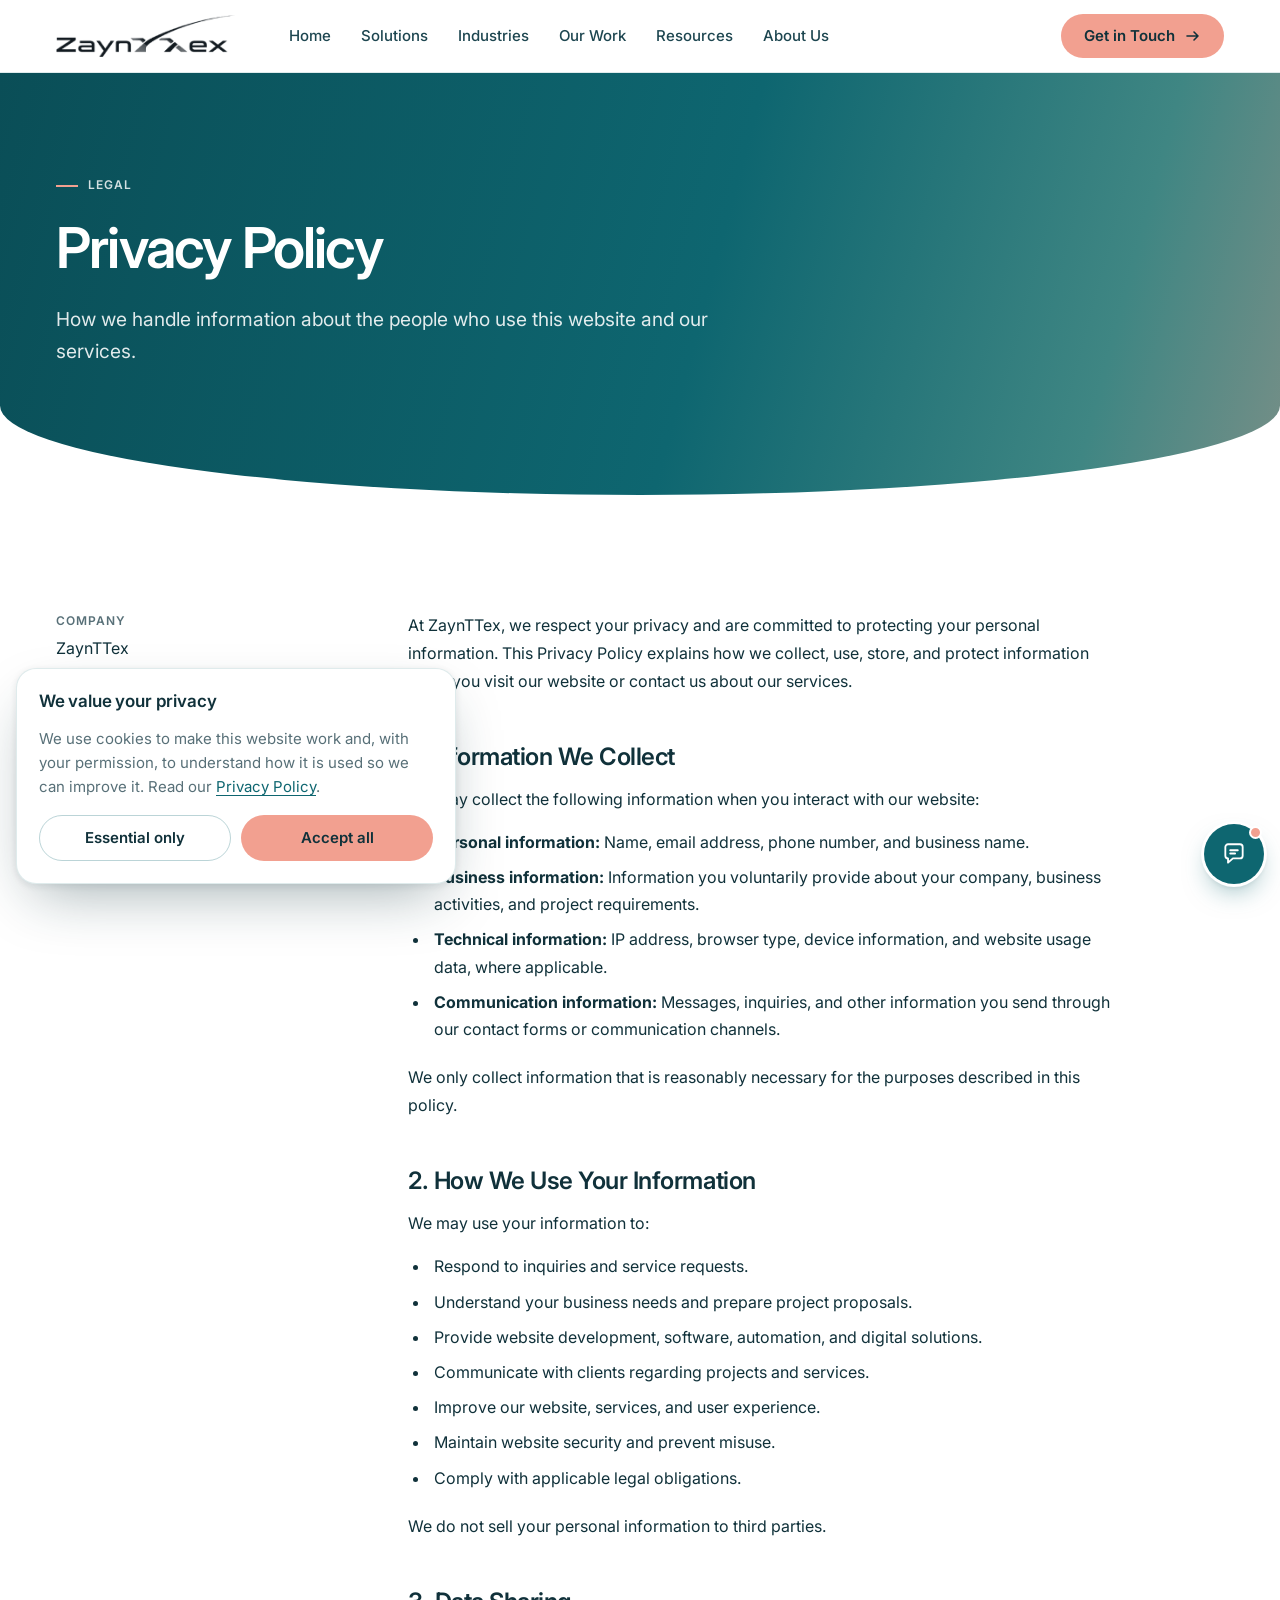
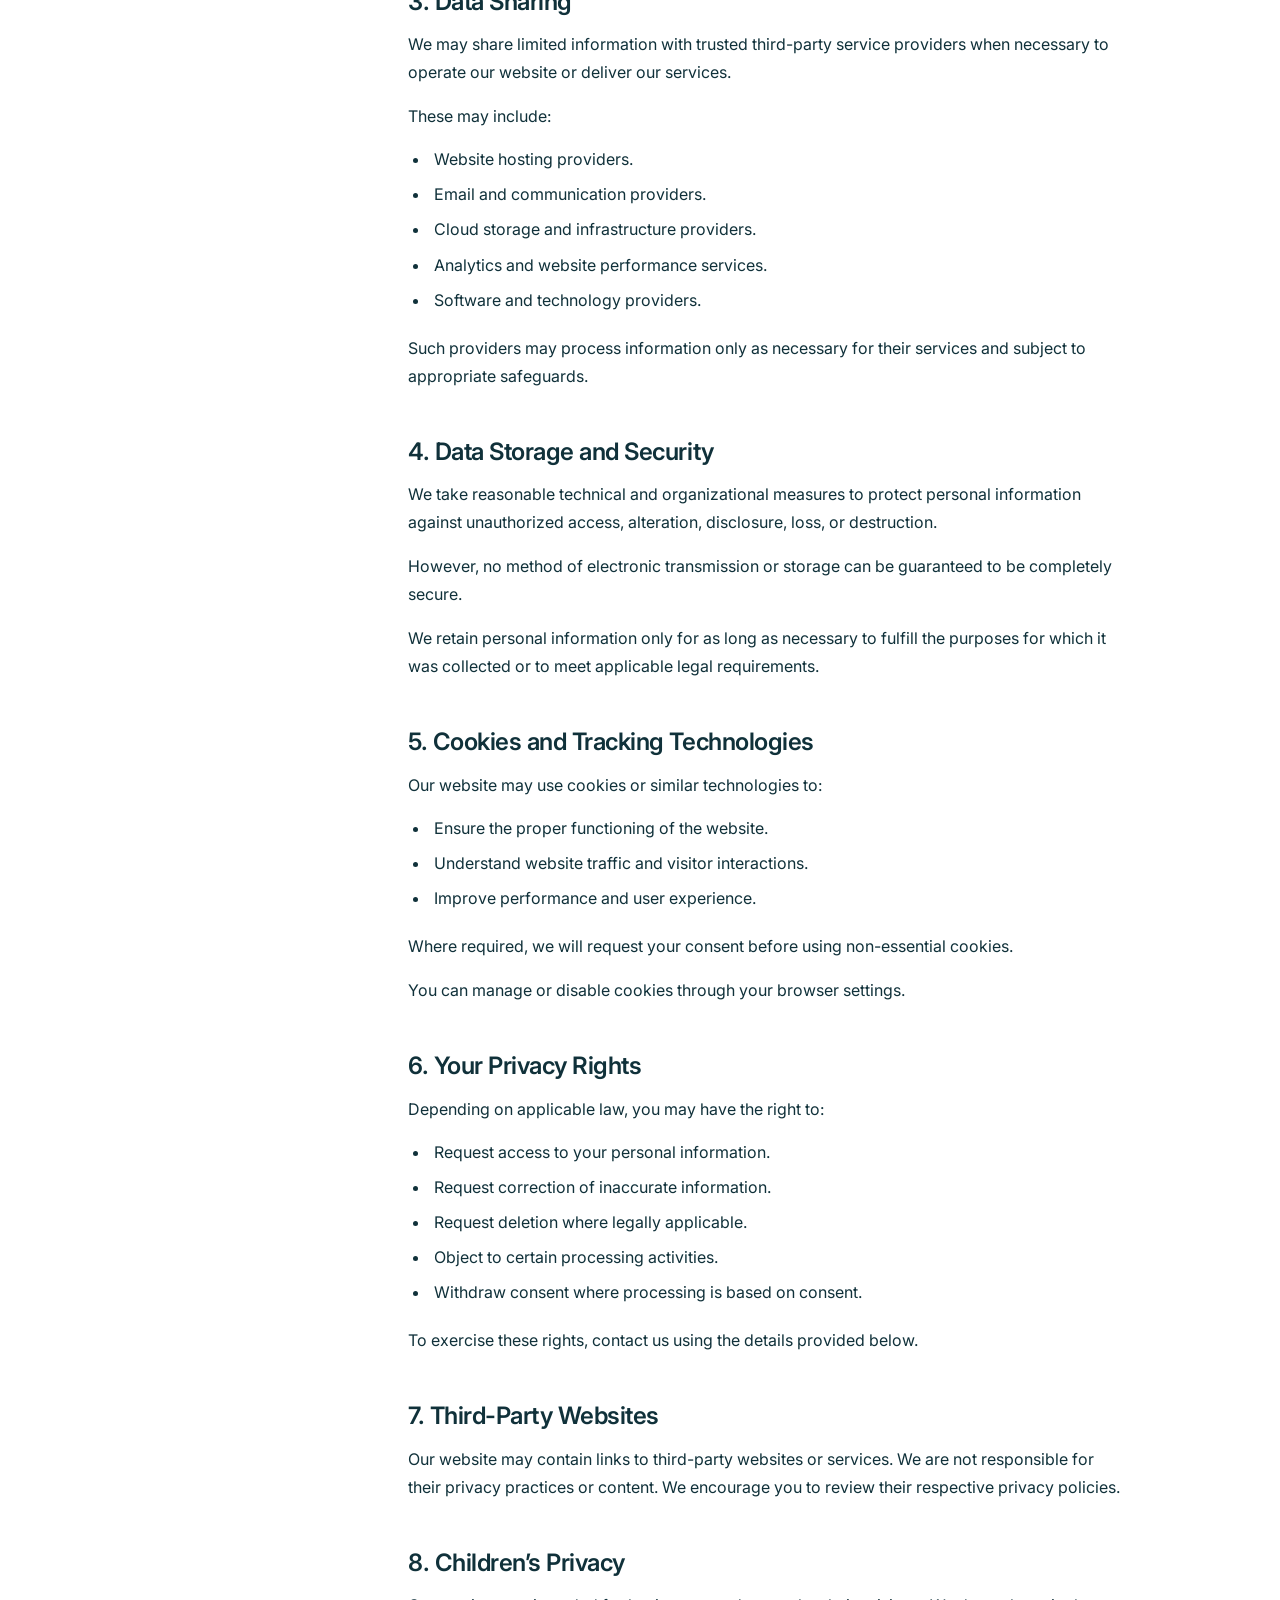
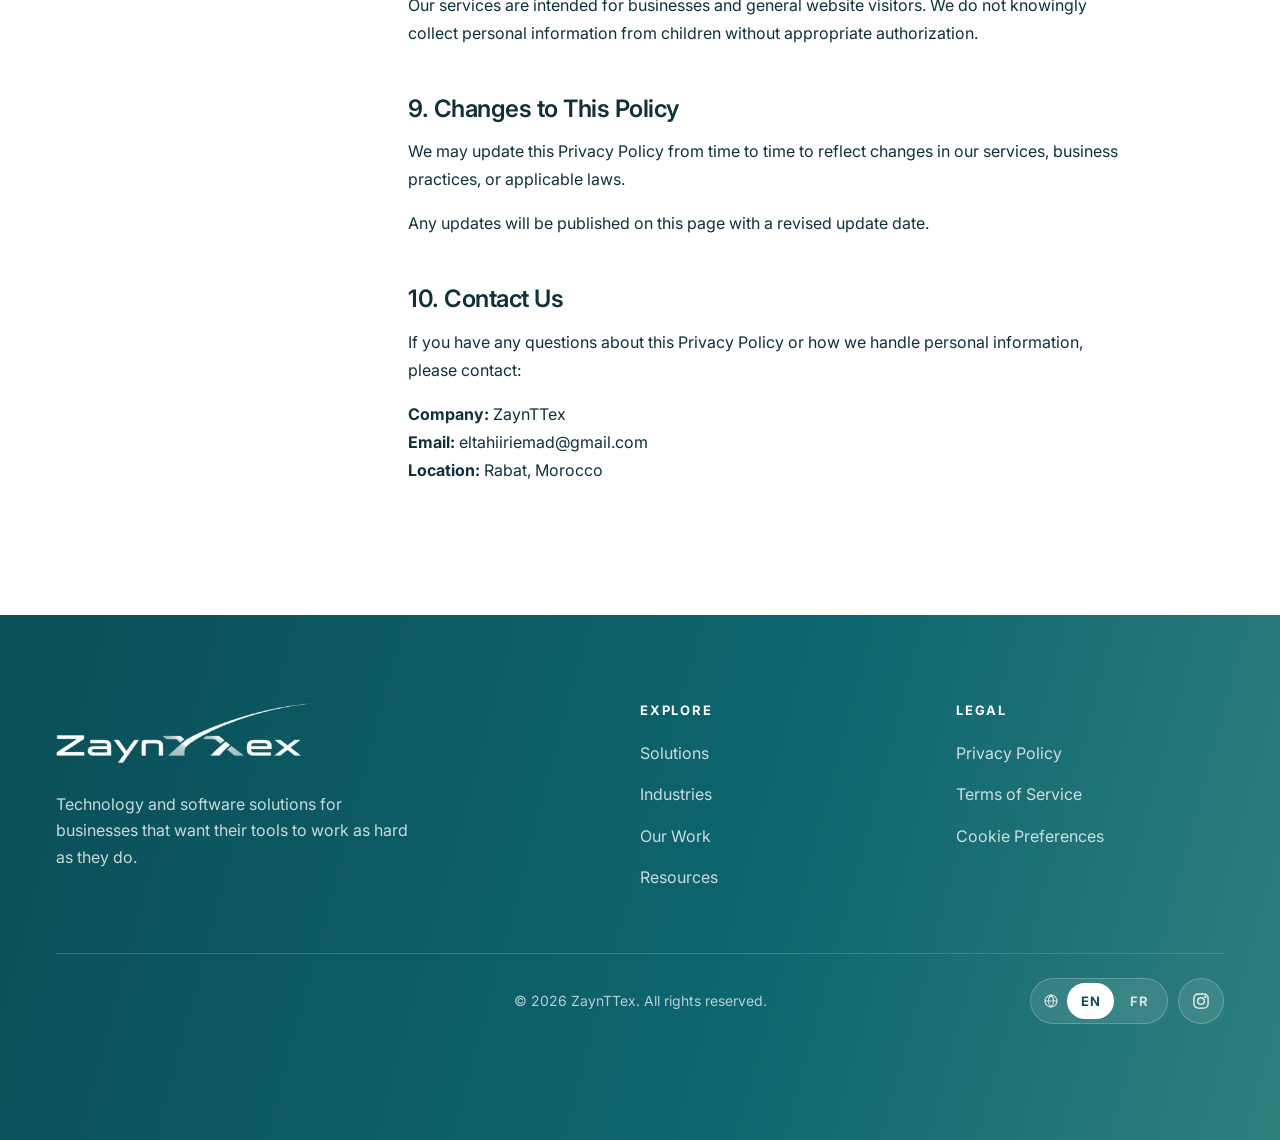
<file: privacy.html>
<!doctype html>
<html lang="en"><head><meta charset="utf-8"><meta name="viewport" content="width=device-width,initial-scale=1,viewport-fit=cover">
<title>Privacy Policy | ZaynTTex</title><meta name="description" content="Privacy Policy for ZaynTTex.">
<script>(function(){try{var k="zaynttex-lang",v=null;try{v=localStorage.getItem(k)}catch(e){}if(!v){var m=String(window.name||"").match(/zaynttex-lang=(\w\w)/);v=m&&m[1]}if(v!=="en"&&v!=="fr"){var l=navigator.languages&&navigator.languages.length?navigator.languages:[navigator.language||"en"];v="en";for(var i=0;i<l.length;i++){var c=String(l[i]).toLowerCase().slice(0,2);if(c==="en"||c==="fr"){v=c;break}}}try{var nv=performance.getEntriesByType("navigation")[0];if(nv&&nv.type==="back_forward"){history.scrollRestoration="auto"}else{history.scrollRestoration="manual";window.scrollTo(0,0)}}catch(e){}var d=document.documentElement;d.lang=v;d.setAttribute("data-lang",v);if(v==="fr"){d.setAttribute("data-i18n-wait","");setTimeout(function(){d.removeAttribute("data-i18n-wait")},2500)}}catch(e){}})();</script>
<style>html[data-i18n-wait] body{visibility:hidden}</style><noscript><style>html[data-i18n-wait] body{visibility:visible}</style></noscript>
<link rel="stylesheet" href="https://fonts.googleapis.com/css2?family=Inter:wght@400;500;600&display=swap">
<link rel="stylesheet" href="styles.css">
<style>:root{padding-top:env(safe-area-inset-top,0px);padding-bottom:env(safe-area-inset-bottom,0px)}</style>
</head><body>
<a class="skip" href="#main">Skip to content</a>
<header class="site-head">
  <div class="bar"><a class="brand" href="index.html" aria-label="ZaynTTex, home"><img class="brand-logo" src="logo.png" alt="" height="40"></a>
    <nav class="nav-links" aria-label="Main"><ul style="display:contents;list-style:none;margin:0;padding:0"><li style="display:block"><a href="index.html">Home</a></li><li style="display:block"><a href="solutions.html">Solutions</a></li><li style="display:block"><a href="industries.html">Industries</a></li><li style="display:block"><a href="work.html">Our Work</a></li><li style="display:block"><a href="resources.html">Resources</a></li><li style="display:block"><a href="about.html">About Us</a></li></ul></nav>
    <div class="actions"><a class="btn btn-primary" href="contact.html">Get in Touch <svg viewBox="0 0 16 16" fill="none" stroke="currentColor" stroke-width="1.6" stroke-linecap="round" stroke-linejoin="round" aria-hidden="true"><path d="M2 8h11M9 4l4 4-4 4"/></svg></a>
    <button class="burger" id="menu-btn" type="button" aria-expanded="false" aria-controls="menu-panel" aria-label="Open menu"><span class="ln"><i></i><i></i><i></i></span></button></div>
  </div>
</header>
<div class="mpanel" id="menu-panel">
  <nav aria-label="Mobile"><a class="link" href="index.html">Home</a><a class="link" href="solutions.html">Solutions</a><a class="link" href="industries.html">Industries</a><a class="link" href="work.html">Our Work</a><a class="link" href="resources.html">Resources</a><a class="link" href="about.html">About Us</a><a class="link" href="contact.html">Contact</a></nav>
  <a class="btn btn-primary" href="contact.html">Get in Touch <svg viewBox="0 0 16 16" fill="none" stroke="currentColor" stroke-width="1.6" stroke-linecap="round" stroke-linejoin="round" aria-hidden="true"><path d="M2 8h11M9 4l4 4-4 4"/></svg></a>
</div>
<main id="main">
<section class="page-head"><div class="wrap"><span class="eyebrow">Legal</span><h1>Privacy Policy</h1><p class="lead">How we handle information about the people who use this website and our services.</p></div></section>
<section class="section"><div class="wrap"><div class="legal-layout">
<aside class="legal-meta"><dl><dt>Company</dt><dd>ZaynTTex</dd><dt>Last updated</dt><dd>2 November 2026</dd></dl>
<a class="btn btn-ghost" href="contact.html">Questions? Contact us</a></aside>
<article class="legal-body">
<!-- ===== START OF YOUR TEXT: replace everything between the START and END comments =====
     Supported tags: h2 (section titles), h3, p, ul/li, ol/li, a, strong.
     Example:
       <h2>1. Introduction</h2>
       <p>Your paragraph here.</p>
-->
<p>At ZaynTTex, we respect your privacy and are committed to protecting your personal information. This Privacy Policy explains how we collect, use, store, and protect information when you visit our website or contact us about our services.</p>
<h2>1. Information We Collect</h2>
<p>We may collect the following information when you interact with our website:</p>
<ul>
<li><strong>Personal information:</strong> Name, email address, phone number, and business name.</li>
<li><strong>Business information:</strong> Information you voluntarily provide about your company, business activities, and project requirements.</li>
<li><strong>Technical information:</strong> IP address, browser type, device information, and website usage data, where applicable.</li>
<li><strong>Communication information:</strong> Messages, inquiries, and other information you send through our contact forms or communication channels.</li>
</ul>
<p>We only collect information that is reasonably necessary for the purposes described in this policy.</p>
<h2>2. How We Use Your Information</h2>
<p>We may use your information to:</p>
<ul>
<li>Respond to inquiries and service requests.</li>
<li>Understand your business needs and prepare project proposals.</li>
<li>Provide website development, software, automation, and digital solutions.</li>
<li>Communicate with clients regarding projects and services.</li>
<li>Improve our website, services, and user experience.</li>
<li>Maintain website security and prevent misuse.</li>
<li>Comply with applicable legal obligations.</li>
</ul>
<p>We do not sell your personal information to third parties.</p>
<h2>3. Data Sharing</h2>
<p>We may share limited information with trusted third-party service providers when necessary to operate our website or deliver our services.</p>
<p>These may include:</p>
<ul>
<li>Website hosting providers.</li>
<li>Email and communication providers.</li>
<li>Cloud storage and infrastructure providers.</li>
<li>Analytics and website performance services.</li>
<li>Software and technology providers.</li>
</ul>
<p>Such providers may process information only as necessary for their services and subject to appropriate safeguards.</p>
<h2>4. Data Storage and Security</h2>
<p>We take reasonable technical and organizational measures to protect personal information against unauthorized access, alteration, disclosure, loss, or destruction.</p>
<p>However, no method of electronic transmission or storage can be guaranteed to be completely secure.</p>
<p>We retain personal information only for as long as necessary to fulfill the purposes for which it was collected or to meet applicable legal requirements.</p>
<h2>5. Cookies and Tracking Technologies</h2>
<p>Our website may use cookies or similar technologies to:</p>
<ul>
<li>Ensure the proper functioning of the website.</li>
<li>Understand website traffic and visitor interactions.</li>
<li>Improve performance and user experience.</li>
</ul>
<p>Where required, we will request your consent before using non-essential cookies.</p>
<p>You can manage or disable cookies through your browser settings.</p>
<h2>6. Your Privacy Rights</h2>
<p>Depending on applicable law, you may have the right to:</p>
<ul>
<li>Request access to your personal information.</li>
<li>Request correction of inaccurate information.</li>
<li>Request deletion where legally applicable.</li>
<li>Object to certain processing activities.</li>
<li>Withdraw consent where processing is based on consent.</li>
</ul>
<p>To exercise these rights, contact us using the details provided below.</p>
<h2>7. Third-Party Websites</h2>
<p>Our website may contain links to third-party websites or services. We are not responsible for their privacy practices or content. We encourage you to review their respective privacy policies.</p>
<h2>8. Children&rsquo;s Privacy</h2>
<p>Our services are intended for businesses and general website visitors. We do not knowingly collect personal information from children without appropriate authorization.</p>
<h2>9. Changes to This Policy</h2>
<p>We may update this Privacy Policy from time to time to reflect changes in our services, business practices, or applicable laws.</p>
<p>Any updates will be published on this page with a revised update date.</p>
<h2>10. Contact Us</h2>
<p>If you have any questions about this Privacy Policy or how we handle personal information, please contact:</p>
<p><strong>Company:</strong> ZaynTTex<br><strong>Email:</strong> eltahiiriemad@gmail.com<br><strong>Location:</strong> Rabat, Morocco</p>
<!-- ===== END OF YOUR TEXT ===== -->
</article></div></div></section>
</main>
<footer class="foot"><div class="wrap">
  <div class="foot-grid">
    <div class="fbrand"><a class="brand" href="index.html" aria-label="ZaynTTex, home"><img class="brand-logo" src="logo-white.png" alt="" height="40"></a><p>Technology and software solutions for businesses that want their tools to work as hard as they do.</p></div>
    <div class="fcol"><h2 class="ftitle">Explore</h2><ul><li><a href="solutions.html">Solutions</a></li><li><a href="industries.html">Industries</a></li><li><a href="work.html">Our Work</a></li><li><a href="resources.html">Resources</a></li></ul></div>
    <div class="fcol"><h2 class="ftitle">Legal</h2><ul><li><a href="privacy.html">Privacy Policy</a></li><li><a href="terms.html">Terms of Service</a></li><li><a href="#" data-cookie>Cookie Preferences</a></li></ul></div>
  </div>
  <div class="legal"><span class="legal-copy">&copy; 2026 ZaynTTex. All rights reserved.</span>
    <div class="foot-tools"><div class="lang" role="group" aria-label="Language"><svg viewBox="0 0 24 24" aria-hidden="true"><circle cx="12" cy="12" r="9"/><path d="M3 12h18M12 3c2.6 2.6 4 5.7 4 9s-1.4 6.4-4 9c-2.6-2.6-4-5.7-4-9s1.4-6.4 4-9z"/></svg><button type="button" class="lang-btn" data-lang="en" lang="en" aria-label="English" title="English" aria-pressed="true">EN</button><button type="button" class="lang-btn" data-lang="fr" lang="fr" aria-label="Fran&ccedil;ais" title="Fran&ccedil;ais" aria-pressed="false">FR</button></div><a class="social" href="https://www.instagram.com/" target="_blank" rel="noopener" aria-label="Instagram" title="Instagram"><svg viewBox="0 0 24 24" aria-hidden="true"><rect x="3.5" y="3.5" width="17" height="17" rx="5"/><circle cx="12" cy="12" r="4"/><circle cx="17.2" cy="6.8" r=".6" fill="currentColor"/></svg></a></div></div>
</div></footer>
<script>(function () {
  "use strict";
  var FR = {"Skip to content": "Aller au contenu", "Home": "Accueil", "Solutions": "Solutions", "Industries": "Secteurs", "Our Work": "Nos r\u00e9alisations", "Resources": "Ressources", "About Us": "\u00c0 propos", "Get in Touch": "Nous contacter", "Contact": "Contact", "Technology and software solutions": "Solutions technologiques et logicielles", "Technology That Moves Businesses Forward.": "La technologie qui fait avancer les entreprises.", "We design and develop digital solutions that simplify complexity, improve operations, and help businesses grow.": "Nous concevons et d\u00e9veloppons des solutions num\u00e9riques qui simplifient la complexit\u00e9, am\u00e9liorent les op\u00e9rations et aident les entreprises \u00e0 se d\u00e9velopper.", "Explore Our Solutions": "D\u00e9couvrir nos solutions", "Let\u2019s Talk": "Parlons-en", "Stock and operations": "Stocks et op\u00e9rations", "Dashboard": "Tableau de bord", "Inventory": "Inventaire", "Orders": "Commandes", "Rooms and tables": "Chambres et tables", "Today": "Aujourd\u2019hui", "Low stock": "Stock faible", "Open orders": "Commandes en cours", "Occupancy": "Occupation", "Stock used this week": "Stock utilis\u00e9 cette semaine", "Item": "Article", "Stock level": "Niveau de stock", "Status": "Statut", "Tomatoes": "Tomates", "Kitchen": "Cuisine", "In stock": "En stock", "Olive oil": "Huile d\u2019olive", "Coffee beans": "Caf\u00e9 en grains", "Bar": "Bar", "Low": "Faible", "Ordered": "Command\u00e9", "Bed linen": "Linge de lit", "Housekeeping": "M\u00e9nage", "Towels": "Serviettes", "Purchase orders": "Bons de commande", "Fresh produce": "Produits frais", "Delivered": "Livr\u00e9", "Linen service": "Service de linge", "On the way": "En route", "Bar supplies": "Fournitures du bar", "Draft": "Brouillon", "Free": "Libre", "Occupied": "Occup\u00e9", "Cleaning": "Nettoyage", "Tables": "Tables", "Rooms": "Chambres", "Who we are": "Qui nous sommes", "We are a technology partner for businesses that have outgrown their spreadsheets, their patchwork of apps, or their current website.": "Nous sommes un partenaire technologique pour les entreprises qui d\u00e9passent leurs tableurs, leur mosa\u00efque d\u2019applications ou leur site web actuel.", "We build custom software, websites, management systems and automations. The goal is always the same: tools that fit the way your business works and are simple enough to use every day.": "Nous cr\u00e9ons des logiciels sur mesure, des sites web, des syst\u00e8mes de gestion et des automatisations. L\u2019objectif est toujours le m\u00eame : des outils adapt\u00e9s \u00e0 votre fa\u00e7on de travailler et assez simples pour \u00eatre utilis\u00e9s tous les jours.", "We also see this work as the groundwork for software products of our own, built on what we learn from solving real operational problems.": "Nous voyons aussi ce travail comme la base de nos propres produits logiciels, construits \u00e0 partir de ce que nous apprenons en r\u00e9solvant de vrais probl\u00e8mes op\u00e9rationnels.", "What we do": "Ce que nous faisons", "Six ways we help businesses work better": "Six fa\u00e7ons d\u2019aider les entreprises \u00e0 mieux fonctionner", "From a single custom tool to a full change in how your business runs, the work starts with the problem and ends with something your team can use.": "D\u2019un simple outil sur mesure \u00e0 une transformation compl\u00e8te de votre fonctionnement, le travail commence par le probl\u00e8me et aboutit \u00e0 quelque chose que votre \u00e9quipe peut utiliser.", "Custom Software Development": "D\u00e9veloppement de logiciels sur mesure", "Software built around how your business actually works.": "Des logiciels con\u00e7us autour de la fa\u00e7on dont votre entreprise fonctionne r\u00e9ellement.", "Website Design and Development": "Conception et d\u00e9veloppement de sites web", "Fast, clear websites your team can keep up to date.": "Des sites rapides et clairs que votre \u00e9quipe peut tenir \u00e0 jour.", "Business Management Systems": "Syst\u00e8mes de gestion d\u2019entreprise", "Orders, customers, stock and reporting in one place.": "Commandes, clients, stocks et rapports au m\u00eame endroit.", "Workflow Automation": "Automatisation des processus", "Fewer repetitive tasks and fewer copy-and-paste errors.": "Moins de t\u00e2ches r\u00e9p\u00e9titives et moins d\u2019erreurs de copier-coller.", "AI-Powered Solutions": "Solutions bas\u00e9es sur l\u2019IA", "AI applied to specific tasks, with clear limits and review.": "L\u2019IA appliqu\u00e9e \u00e0 des t\u00e2ches pr\u00e9cises, avec des limites claires et une relecture.", "Digital Transformation": "Transformation num\u00e9rique", "A practical plan for moving from scattered tools to connected systems.": "Un plan concret pour passer d\u2019outils dispers\u00e9s \u00e0 des syst\u00e8mes connect\u00e9s.", "How we work": "Notre fa\u00e7on de travailler", "From the problem to a working solution": "Du probl\u00e8me \u00e0 une solution qui fonctionne", "A simple sequence, applied with care. You see progress at every stage and stay involved in the decisions that matter.": "Une s\u00e9quence simple, appliqu\u00e9e avec soin. Vous voyez l\u2019avancement \u00e0 chaque \u00e9tape et restez impliqu\u00e9 dans les d\u00e9cisions importantes.", "Listen": "\u00c9couter", "We start with your operation: how work moves, where it slows down, and what the people doing it need.": "Nous partons de votre activit\u00e9 : comment le travail circule, o\u00f9 il ralentit et ce dont les personnes qui le font ont besoin.", "Map": "Cartographier", "We describe the problem and the options in plain terms, and agree on a scope before building anything.": "Nous d\u00e9crivons le probl\u00e8me et les options en termes simples, et convenons d\u2019un p\u00e9rim\u00e8tre avant de construire quoi que ce soit.", "Build": "Construire", "We deliver in small stages you can review, so direction can change while change is still cheap.": "Nous livrons par petites \u00e9tapes que vous pouvez examiner, afin que la direction puisse changer tant que le changement co\u00fbte peu.", "Refine": "Affiner", "After launch we look at how the work is going and adjust, document and hand over what you need.": "Apr\u00e8s le lancement, nous observons comment cela se passe, puis nous ajustons, documentons et transmettons ce dont vous avez besoin.", "Built for the way different businesses operate": "Con\u00e7u pour la fa\u00e7on de travailler de chaque entreprise", "Every sector has its own routines and pressures. We learn yours before we propose anything.": "Chaque secteur a ses routines et ses contraintes. Nous apprenons les v\u00f4tres avant de proposer quoi que ce soit.", "All industries": "Tous les secteurs", "Retail and Commerce": "Commerce et distribution", "Restaurants and Hospitality": "Restauration et h\u00f4tellerie", "Professional Services": "Services professionnels", "Small and Medium Businesses": "Petites et moyennes entreprises", "Other sectors": "Autres secteurs", "Have a business problem worth solving?": "Un probl\u00e8me d\u2019entreprise \u00e0 r\u00e9soudre ?", "Tell us what is slowing your business down. We will talk it through and say plainly whether and how we can help.": "Dites-nous ce qui ralentit votre entreprise. Nous en discuterons et vous dirons franchement si et comment nous pouvons aider.", "Start a conversation": "D\u00e9marrer la conversation", "See what we do": "Voir ce que nous faisons", "Technology and software solutions for businesses that want their tools to work as hard as they do.": "Des solutions technologiques et logicielles pour les entreprises qui veulent des outils aussi efficaces qu\u2019elles.", "Explore": "Explorer", "Legal": "Mentions l\u00e9gales", "Privacy Policy": "Politique de confidentialit\u00e9", "Terms of Service": "Conditions d\u2019utilisation", "Cookie Preferences": "Pr\u00e9f\u00e9rences des cookies", "\u00a9 2026 ZaynTTex. All rights reserved.": "\u00a9 2026 ZaynTTex. Tous droits r\u00e9serv\u00e9s.", "Language": "Langue", "Chat with us": "Discutez avec nous", "We reply on WhatsApp": "Nous r\u00e9pondons sur WhatsApp", "Hello. Tell us what you are working on and we will reply as soon as we can.": "Bonjour. Dites-nous sur quoi vous travaillez et nous vous r\u00e9pondrons d\u00e8s que possible.", "Chat on WhatsApp": "Discuter sur WhatsApp", "Opens WhatsApp in a new tab.": "Ouvre WhatsApp dans un nouvel onglet.", "We value your privacy": "Nous respectons votre vie priv\u00e9e", "We use cookies to make this website work and, with your permission, to understand how it is used so we can improve it. Read our": "Nous utilisons des cookies pour faire fonctionner ce site et, avec votre accord, pour comprendre comment il est utilis\u00e9 afin de l\u2019am\u00e9liorer. Consultez notre", "Essential only": "Essentiels uniquement", "Accept all": "Tout accepter", "ZaynTTex, home": "ZaynTTex, accueil", "Main": "Principal", "Open menu": "Ouvrir le menu", "Close menu": "Fermer le menu", "Mobile": "Mobile", "Open chat": "Ouvrir le chat", "Close chat": "Fermer le chat", "Cookie preferences": "Pr\u00e9f\u00e9rences des cookies", "Animated inventory console for a restaurant or hotel, with a mouse pointer moving between dashboard, inventory, orders and rooms pages": "Console d\u2019inventaire anim\u00e9e pour un restaurant ou un h\u00f4tel, avec un pointeur de souris qui passe du tableau de bord \u00e0 l\u2019inventaire, aux commandes et aux chambres", "Custom software, websites, management systems and automation that help businesses simplify operations and grow.": "Logiciels sur mesure, sites web, syst\u00e8mes de gestion et automatisation pour aider les entreprises \u00e0 simplifier leurs op\u00e9rations et \u00e0 se d\u00e9velopper.", "Solutions | ZaynTTex": "Solutions | ZaynTTex", "Industries | ZaynTTex": "Secteurs | ZaynTTex", "Our Work | ZaynTTex": "Nos r\u00e9alisations | ZaynTTex", "Resources | ZaynTTex": "Ressources | ZaynTTex", "About Us | ZaynTTex": "\u00c0 propos | ZaynTTex", "Contact | ZaynTTex": "Contact | ZaynTTex", "Privacy Policy | ZaynTTex": "Politique de confidentialit\u00e9 | ZaynTTex", "Terms of Service | ZaynTTex": "Conditions d\u2019utilisation | ZaynTTex", "Technology services shaped around your operations": "Des services technologiques fa\u00e7onn\u00e9s autour de vos op\u00e9rations", "Six areas of work, each aimed at a specific kind of business problem. Most projects combine more than one.": "Six domaines de travail, chacun visant un type pr\u00e9cis de probl\u00e8me d\u2019entreprise. La plupart des projets en combinent plusieurs.", "The problem": "Le probl\u00e8me", "The value": "La valeur", "Off-the-shelf tools make a business bend its process around the software. The gaps get filled with spreadsheets, manual steps and workarounds that only one person understands.": "Les outils standards obligent l\u2019entreprise \u00e0 adapter ses processus au logiciel. Les manques sont combl\u00e9s par des tableurs, des \u00e9tapes manuelles et des solutions de contournement que seule une personne comprend.", "We scope the problem with you, then build software around how your business works. We deliver in stages, document what we build, and design it so it can be extended later.": "Nous d\u00e9finissons le probl\u00e8me avec vous, puis construisons un logiciel autour de votre fonctionnement. Nous livrons par \u00e9tapes, documentons ce que nous cr\u00e9ons et le concevons pour qu\u2019il puisse \u00e9voluer.", "Tools that fit the work, a result you own, and software that can change when the business does.": "Des outils adapt\u00e9s au travail, un r\u00e9sultat qui vous appartient et un logiciel qui \u00e9volue avec votre entreprise.", "A website that is slow, unclear or hard to update loses people before they get in touch, and it often falls out of date because changing it is a chore.": "Un site lent, confus ou difficile \u00e0 mettre \u00e0 jour fait perdre des visiteurs avant qu\u2019ils ne vous contactent, et il devient vite obsol\u00e8te parce que le modifier est une corv\u00e9e.", "We design and build responsive, accessible websites with a clear structure and straightforward content. We set them up so your team can edit what needs editing.": "Nous concevons et r\u00e9alisons des sites adaptatifs et accessibles, avec une structure claire et un contenu simple. Nous les configurons pour que votre \u00e9quipe puisse modifier ce qui doit l\u2019\u00eatre.", "A site that explains your business plainly, loads quickly on any device, and stays current.": "Un site qui pr\u00e9sente clairement votre activit\u00e9, se charge vite sur tout appareil et reste \u00e0 jour.", "Orders, customers, stock, invoices and schedules live in different places. Staff enter the same data twice, and reports from different tools do not agree.": "Commandes, clients, stocks, factures et plannings sont dispers\u00e9s. Le personnel saisit deux fois les m\u00eames donn\u00e9es et les rapports de diff\u00e9rents outils ne concordent pas.", "We bring the functions you rely on into one system, with roles, permissions and reports that match the way your operation runs.": "Nous r\u00e9unissons les fonctions dont vous avez besoin dans un seul syst\u00e8me, avec des r\u00f4les, des permissions et des rapports adapt\u00e9s \u00e0 votre activit\u00e9.", "One reliable source of information, less duplicated effort, and a clearer view of the business.": "Une source d\u2019information fiable, moins de doubles saisies et une vision plus claire de l\u2019entreprise.", "Copying data between tools, chasing approvals and sending routine messages take hours every week and invite small mistakes.": "Copier des donn\u00e9es d\u2019un outil \u00e0 l\u2019autre, relancer pour des validations et envoyer des messages de routine prennent des heures chaque semaine et provoquent de petites erreurs.", "We map the process first, then automate the predictable steps. People stay in the loop wherever judgment is needed.": "Nous cartographions d\u2019abord le processus, puis automatisons les \u00e9tapes pr\u00e9visibles. Les personnes restent dans la boucle partout o\u00f9 un jugement est n\u00e9cessaire.", "Time returned to your team, fewer errors, and processes that run the same way each time.": "Du temps rendu \u00e0 votre \u00e9quipe, moins d\u2019erreurs et des processus qui se d\u00e9roulent de la m\u00eame fa\u00e7on \u00e0 chaque fois.", "Many businesses see potential in AI but are unsure where it helps, where it adds risk, and how to use it without disrupting existing work.": "Beaucoup d\u2019entreprises voient le potentiel de l\u2019IA mais ne savent pas o\u00f9 elle aide, o\u00f9 elle ajoute des risques, ni comment l\u2019utiliser sans perturber le travail existant.", "We identify specific tasks where AI can help, such as sorting, summarising or searching information. We build it into your tools with review steps and clear limits.": "Nous identifions les t\u00e2ches pr\u00e9cises o\u00f9 l\u2019IA peut aider, comme trier, r\u00e9sumer ou rechercher de l\u2019information. Nous l\u2019int\u00e9grons \u00e0 vos outils avec des \u00e9tapes de relecture et des limites claires.", "Practical use of AI where it earns its place, with human oversight and no unexplained black boxes.": "Un usage concret de l\u2019IA l\u00e0 o\u00f9 elle a sa place, avec un contr\u00f4le humain et sans bo\u00eete noire inexpliqu\u00e9e.", "Technology decisions made one tool at a time leave a business with systems that do not connect and no clear direction.": "Des d\u00e9cisions technologiques prises outil par outil laissent l\u2019entreprise avec des syst\u00e8mes qui ne communiquent pas et sans direction claire.", "We review your current tools and processes, set priorities with you, and plan a sequence of changes your business can absorb.": "Nous examinons vos outils et processus actuels, d\u00e9finissons les priorit\u00e9s avec vous et planifions une suite de changements que votre entreprise peut absorber.", "A roadmap grounded in your operations, so each investment supports the next one.": "Une feuille de route ancr\u00e9e dans vos op\u00e9rations, pour que chaque investissement soutienne le suivant.", "Not sure which one you need?": "Vous ne savez pas laquelle choisir ?", "Describe the problem as you see it. We will help you work out where to start.": "D\u00e9crivez le probl\u00e8me tel que vous le voyez. Nous vous aiderons \u00e0 savoir par o\u00f9 commencer.", "Talk to us": "Parlez-nous", "The services we offer: custom software, websites, business systems, automation, AI and digital transformation.": "Nos services : logiciels sur mesure, sites web, syst\u00e8mes de gestion, automatisation, IA et transformation num\u00e9rique.", "Different businesses, different pressures": "Des entreprises diff\u00e9rentes, des contraintes diff\u00e9rentes", "The challenges below are typical for each sector. We use them as a starting point, then adapt to your actual operation.": "Les d\u00e9fis ci-dessous sont typiques de chaque secteur. Nous les utilisons comme point de d\u00e9part, puis nous nous adaptons \u00e0 votre activit\u00e9 r\u00e9elle.", "Common challenges": "D\u00e9fis courants", "How technology helps": "Comment la technologie aide", "Stock levels that differ between the shop, the website and the warehouse": "Des niveaux de stock qui diff\u00e8rent entre la boutique, le site web et l\u2019entrep\u00f4t", "Orders handled by hand across several channels": "Des commandes trait\u00e9es \u00e0 la main sur plusieurs canaux", "Little visibility into what sells and what sits": "Peu de visibilit\u00e9 sur ce qui se vend et ce qui stagne", "Inventory and order systems that keep channels in step": "Des syst\u00e8mes d\u2019inventaire et de commandes qui synchronisent les canaux", "Online stores connected to back-office tools": "Des boutiques en ligne connect\u00e9es aux outils de gestion", "Simple reporting on sales and stock": "Des rapports simples sur les ventes et les stocks", "Bookings taken by phone, message and paper": "Des r\u00e9servations prises par t\u00e9l\u00e9phone, message et papier", "Menus, suppliers and costs tracked in separate places": "Menus, fournisseurs et co\u00fbts suivis \u00e0 des endroits s\u00e9par\u00e9s", "Rotas that take hours to plan and change": "Des plannings qui prennent des heures \u00e0 \u00e9tablir et \u00e0 modifier", "Reservation and ordering tools that fit your service": "Des outils de r\u00e9servation et de commande adapt\u00e9s \u00e0 votre service", "Supplier and stock tracking": "Suivi des fournisseurs et des stocks", "Scheduling that reflects demand and availability": "Une planification qui refl\u00e8te la demande et les disponibilit\u00e9s", "Time and billing managed in spreadsheets": "Temps et facturation g\u00e9r\u00e9s dans des tableurs", "Client information scattered across inboxes": "Des informations clients dispers\u00e9es dans les bo\u00eetes mail", "Documents prepared by hand, again and again": "Des documents pr\u00e9par\u00e9s \u00e0 la main, encore et encore", "Client portals and project tracking": "Portails clients et suivi de projets", "Automated invoicing and payment reminders": "Facturation automatis\u00e9e et rappels de paiement", "Document workflows with approval steps": "Circuits de documents avec \u00e9tapes de validation", "Growing faster than the systems behind the business": "Une croissance plus rapide que les syst\u00e8mes qui la soutiennent", "Knowledge held by one or two people": "Un savoir d\u00e9tenu par une ou deux personnes", "Tools bought one at a time that do not work together": "Des outils achet\u00e9s un \u00e0 un qui ne fonctionnent pas ensemble", "Right-sized systems that cover the essentials": "Des syst\u00e8mes \u00e0 la bonne taille qui couvrent l\u2019essentiel", "Automation of routine admin": "Automatisation de l\u2019administratif courant", "A website that carries the business and is easy to maintain": "Un site web qui porte l\u2019activit\u00e9 et se maintient facilement", "Other Business Sectors": "Autres secteurs d\u2019activit\u00e9", "Sector-specific routines, rules and reporting duties": "Routines, r\u00e8gles et obligations de reporting propres au secteur", "Legacy tools that are difficult to replace": "Des outils anciens difficiles \u00e0 remplacer", "Processes that were never written down": "Des processus qui n\u2019ont jamais \u00e9t\u00e9 document\u00e9s", "A conversation first, to understand how your sector works": "D\u2019abord une conversation pour comprendre comment fonctionne votre secteur", "A scoped plan that builds only what you need": "Un plan cadr\u00e9 qui ne construit que ce dont vous avez besoin", "Software that can adapt as requirements change": "Un logiciel qui s\u2019adapte quand les besoins \u00e9voluent", "Does your sector look different?": "Votre secteur est diff\u00e9rent ?", "Many of the problems we solve are the same across sectors. Tell us about yours and we will tell you what we think.": "Beaucoup des probl\u00e8mes que nous r\u00e9solvons sont les m\u00eames d\u2019un secteur \u00e0 l\u2019autre. Parlez-nous du v\u00f4tre et nous vous dirons ce que nous en pensons.", "How technology can address operational challenges in retail, hospitality, professional services and small businesses.": "Comment la technologie peut r\u00e9pondre aux d\u00e9fis op\u00e9rationnels du commerce, de l\u2019h\u00f4tellerie-restauration, des services professionnels et des petites entreprises.", "Selected projects will appear here": "Les projets s\u00e9lectionn\u00e9s appara\u00eetront ici", "This page is ready for case studies. Each project will include screenshots, the problem it addressed, and how it was solved.": "Cette page est pr\u00eate \u00e0 accueillir des \u00e9tudes de cas. Chaque projet comprendra des captures d\u2019\u00e9cran, le probl\u00e8me trait\u00e9 et la fa\u00e7on dont il a \u00e9t\u00e9 r\u00e9solu.", "Featured project: screenshots coming soon": "Projet \u00e0 la une : captures d\u2019\u00e9cran \u00e0 venir", "Sector / project type": "Secteur / type de projet", "Project placeholder": "Emplacement de projet", "Future case studies": "Futures \u00e9tudes de cas", "What each project page will cover": "Ce que couvrira chaque page de projet", "A consistent structure, so every case study is easy to read and compare.": "Une structure homog\u00e8ne, pour que chaque \u00e9tude de cas soit facile \u00e0 lire et \u00e0 comparer.", "Context": "Contexte", "Who the project was for and the situation they were in.": "Pour qui \u00e9tait le projet et dans quelle situation il s\u2019inscrivait.", "Challenge": "D\u00e9fi", "The specific problem to be solved and why it mattered.": "Le probl\u00e8me pr\u00e9cis \u00e0 r\u00e9soudre et pourquoi il comptait.", "Approach": "Approche", "How the work was scoped, designed and built.": "Comment le travail a \u00e9t\u00e9 cadr\u00e9, con\u00e7u et r\u00e9alis\u00e9.", "Screens": "\u00c9crans", "Interface screenshots and short walkthroughs.": "Captures d\u2019\u00e9cran de l\u2019interface et courtes d\u00e9monstrations.", "Outcome": "R\u00e9sultat", "What changed, described with facts the client has confirmed.": "Ce qui a chang\u00e9, d\u00e9crit avec des faits confirm\u00e9s par le client.", "Want to be one of the first?": "Envie d\u2019\u00eatre parmi les premiers ?", "We would like to build the first projects on this page with the right partners. If you have a problem that fits, get in touch.": "Nous aimerions r\u00e9aliser les premiers projets de cette page avec les bons partenaires. Si vous avez un probl\u00e8me qui correspond, contactez-nous.", "A portfolio page prepared for future case studies, screenshots and project descriptions.": "Une page de r\u00e9alisations pr\u00eate pour de futures \u00e9tudes de cas, captures d\u2019\u00e9cran et descriptions de projets.", "Knowledge for businesses going digital": "Des connaissances pour les entreprises qui passent au num\u00e9rique", "We plan to publish articles, guides and explanations here. Nothing has been published yet, and this page will grow as content is added.": "Nous pr\u00e9voyons de publier ici des articles, des guides et des explications. Rien n\u2019a encore \u00e9t\u00e9 publi\u00e9 et cette page s\u2019enrichira au fil des contenus ajout\u00e9s.", "Featured": "\u00c0 la une", "The first article will be featured here": "Le premier article sera mis en avant ici", "A large image, a headline and a short summary. When content is ready, this space introduces the most useful piece.": "Une grande image, un titre et un court r\u00e9sum\u00e9. Quand le contenu sera pr\u00eat, cet espace pr\u00e9sentera le contenu le plus utile.", "Topics": "Th\u00e8mes", "What you will find here": "Ce que vous trouverez ici", "Five areas, each with its own listing once there is something to read.": "Cinq th\u00e8mes, chacun avec sa propre liste d\u00e8s qu\u2019il y aura quelque chose \u00e0 lire.", "Articles": "Articles", "Practical writing on building and running business software.": "Des textes pratiques sur la cr\u00e9ation et l\u2019exploitation de logiciels d\u2019entreprise.", "No entries yet": "Aucune entr\u00e9e pour le moment", "Insights": "Analyses", "Short perspectives on how technology is changing day-to-day operations.": "De courts points de vue sur la fa\u00e7on dont la technologie transforme le quotidien des entreprises.", "Guides": "Guides", "Step-by-step guidance on choosing, planning and adopting digital tools.": "Des conseils pas \u00e0 pas pour choisir, planifier et adopter des outils num\u00e9riques.", "Technology Explained": "La technologie expliqu\u00e9e", "Plain-language explanations of the technologies behind our work.": "Des explications en langage simple des technologies derri\u00e8re notre travail.", "Business and Digital Transformation": "Entreprise et transformation num\u00e9rique", "Resources for owners and teams planning a change in how they work.": "Des ressources pour les dirigeants et \u00e9quipes qui pr\u00e9voient de changer leur fa\u00e7on de travailler.", "Have a topic you would like covered?": "Un sujet que vous aimeriez voir trait\u00e9 ?", "If there is a question about technology or your business you would like answered in plain language, send it our way.": "Si vous avez une question sur la technologie ou votre entreprise \u00e0 laquelle vous aimeriez une r\u00e9ponse en langage simple, envoyez-la-nous.", "A resource library for articles, insights, guides and technology explanations. No content has been published yet.": "Une biblioth\u00e8que de ressources : articles, analyses, guides et explications technologiques. Aucun contenu n\u2019a encore \u00e9t\u00e9 publi\u00e9.", "About us": "\u00c0 propos", "Building Beyond Today.": "Construire au-del\u00e0 d\u2019aujourd\u2019hui.", "We are a technology partner. We believe technology should solve real problems and make businesses better.": "Nous sommes un partenaire technologique. Nous croyons que la technologie doit r\u00e9soudre de vrais probl\u00e8mes et rendre les entreprises meilleures.", "Philosophy": "Philosophie", "Start with the problem, not the technology": "Partir du probl\u00e8me, pas de la technologie", "A tool is only useful if people use it. So we begin with how work happens today, what gets in the way, and what a better day looks like for the people involved.": "Un outil n\u2019est utile que s\u2019il est utilis\u00e9. Nous commen\u00e7ons donc par la fa\u00e7on dont le travail se fait aujourd\u2019hui, ce qui g\u00eane et \u00e0 quoi ressemble une meilleure journ\u00e9e pour les personnes concern\u00e9es.", "From there, we choose the simplest technology that does the job. We explain our choices in plain language, so you can make decisions with confidence.": "Ensuite, nous choisissons la technologie la plus simple qui fait le travail. Nous expliquons nos choix en langage clair, pour que vous puissiez d\u00e9cider en confiance.", "Mission and vision": "Mission et vision", "Where we are going": "O\u00f9 nous allons", "Mission": "Mission", "To help businesses run better by building technology that solves real problems.": "Aider les entreprises \u00e0 mieux fonctionner en cr\u00e9ant une technologie qui r\u00e9sout de vrais probl\u00e8mes.", "Vision": "Vision", "Building Beyond Today: to grow from a services partner into a company that also develops its own software products and technologies.": "Construire au-del\u00e0 d\u2019aujourd\u2019hui : passer d\u2019un partenaire de services \u00e0 une entreprise qui d\u00e9veloppe aussi ses propres produits et technologies logiciels.", "Values": "Valeurs", "What we hold ourselves to": "Ce \u00e0 quoi nous nous tenons", "Five principles that guide how we work with clients and with each other.": "Cinq principes qui guident notre fa\u00e7on de travailler avec nos clients et entre nous.", "Innovation": "Innovation", "We look for better ways to solve problems, and we test new ideas against real needs before we recommend them.": "Nous cherchons de meilleures fa\u00e7ons de r\u00e9soudre les probl\u00e8mes et testons les nouvelles id\u00e9es face aux besoins r\u00e9els avant de les recommander.", "Simplicity": "Simplicit\u00e9", "Good technology removes effort. We prefer clear, simple solutions to impressive but complicated ones.": "Une bonne technologie supprime de l\u2019effort. Nous pr\u00e9f\u00e9rons les solutions claires et simples aux solutions impressionnantes mais compliqu\u00e9es.", "Reliability": "Fiabilit\u00e9", "Software has to work on an ordinary Tuesday. We build carefully, test properly and say so when something is not ready.": "Un logiciel doit fonctionner un mardi ordinaire. Nous construisons avec soin, testons correctement et le disons quand quelque chose n\u2019est pas pr\u00eat.", "Curiosity": "Curiosit\u00e9", "We ask questions, learn how each business runs, and keep learning about the tools we use.": "Nous posons des questions, apprenons comment chaque entreprise fonctionne et continuons d\u2019apprendre sur les outils que nous utilisons.", "Impact": "Impact", "We measure our work by what it changes for the people who use it and the businesses that depend on it.": "Nous mesurons notre travail \u00e0 ce qu\u2019il change pour les personnes qui l\u2019utilisent et les entreprises qui en d\u00e9pendent.", "Let us understand your business first.": "Laissez-nous d\u2019abord comprendre votre entreprise.", "The best projects begin with a good conversation. Tell us where you are and where you want to be.": "Les meilleurs projets commencent par une bonne conversation. Dites-nous o\u00f9 vous en \u00eates et o\u00f9 vous voulez aller.", "Our philosophy, mission, vision and values as a technology partner for businesses.": "Notre philosophie, notre mission, notre vision et nos valeurs en tant que partenaire technologique des entreprises.", "Let\u2019s talk about what you need.": "Parlons de ce dont vous avez besoin.", "Tell us about your project or the problem you are trying to solve. A rough description is enough to start.": "Parlez-nous de votre projet ou du probl\u00e8me que vous voulez r\u00e9soudre. Une description approximative suffit pour commencer.", "Tell us the context": "Donnez-nous le contexte", "What your business does and what is not working well.": "Ce que fait votre entreprise et ce qui ne fonctionne pas bien.", "We read it properly": "Nous le lisons attentivement", "Your message goes to people who will understand it.": "Votre message est envoy\u00e9 \u00e0 des personnes qui le comprendront.", "We reply by email": "Nous r\u00e9pondons par e-mail", "With questions, ideas or a suggested next step.": "Avec des questions, des id\u00e9es ou une proposition de prochaine \u00e9tape.", "Send a message": "Envoyer un message", "Fields marked optional can be left empty.": "Les champs marqu\u00e9s facultatifs peuvent rester vides.", "Full name": "Nom complet", "Business name": "Nom de l\u2019entreprise", "(optional)": "(facultatif)", "Email address": "Adresse e-mail", "Project type": "Type de projet", "Select a project type": "Choisir un type de projet", "Custom software": "Logiciel sur mesure", "Website design and development": "Conception et d\u00e9veloppement de site web", "Business management system": "Syst\u00e8me de gestion d\u2019entreprise", "Workflow automation": "Automatisation des processus", "AI-powered solution": "Solution bas\u00e9e sur l\u2019IA", "Digital transformation": "Transformation num\u00e9rique", "Something else": "Autre chose", "Message / project description": "Message / description du projet", "Leave this empty": "Laisser vide", "Send message": "Envoyer le message", "Sending": "Envoi en cours", "We use your details only to reply to this message.": "Nous utilisons vos coordonn\u00e9es uniquement pour r\u00e9pondre \u00e0 ce message.", "What are you trying to achieve, and what is getting in the way?": "Que cherchez-vous \u00e0 accomplir et qu\u2019est-ce qui vous en emp\u00eache ?", "Contact form for discussing your project or business challenge.": "Formulaire de contact pour parler de votre projet ou de votre d\u00e9fi d\u2019entreprise.", "This field is required.": "Ce champ est obligatoire.", "Please enter your name.": "Veuillez saisir votre nom.", "Please enter your email address.": "Veuillez saisir votre adresse e-mail.", "Please choose a project type.": "Veuillez choisir un type de projet.", "Please describe your project.": "Veuillez d\u00e9crire votre projet.", "Enter a valid email address, for example name@company.com.": "Saisissez une adresse e-mail valide, par exemple nom@entreprise.com.", "Add a little more detail, at least 20 characters.": "Ajoutez un peu plus de d\u00e9tails, au moins 20 caract\u00e8res.", "Please fix the highlighted fields and send again.": "Veuillez corriger les champs signal\u00e9s et envoyer \u00e0 nouveau.", "This form is not connected to a mailbox yet, so your message was not sent. Please try again later.": "Ce formulaire n\u2019est pas encore reli\u00e9 \u00e0 une bo\u00eete mail, votre message n\u2019a donc pas \u00e9t\u00e9 envoy\u00e9. Veuillez r\u00e9essayer plus tard.", "Thank you. Your message has been sent and we will get back to you by email.": "Merci. Votre message a \u00e9t\u00e9 envoy\u00e9 et nous vous r\u00e9pondrons par e-mail.", "Your message could not be sent. Check your connection and try again.": "Votre message n\u2019a pas pu \u00eatre envoy\u00e9. V\u00e9rifiez votre connexion et r\u00e9essayez.", "Your message could not be sent. Please try again.": "Votre message n\u2019a pas pu \u00eatre envoy\u00e9. Veuillez r\u00e9essayer.", "Company": "Soci\u00e9t\u00e9", "Last updated": "Derni\u00e8re mise \u00e0 jour", "2 November 2026": "2 novembre 2026", "Questions? Contact us": "Une question ? Contactez-nous", "How we handle information about the people who use this website and our services.": "Comment nous traitons les informations des personnes qui utilisent ce site et nos services.", "The terms that apply when you use this website and our services.": "Les conditions qui s\u2019appliquent lorsque vous utilisez ce site et nos services.", "Privacy Policy for ZaynTTex.": "Politique de confidentialit\u00e9 de ZaynTTex.", "Terms of Service for ZaynTTex.": "Conditions d\u2019utilisation de ZaynTTex.", "Company:": "Soci\u00e9t\u00e9 :", "Email:": "E-mail :", "Website:": "Site web :", "Location:": "Adresse :", "Rabat, Morocco": "Rabat, Maroc", "At ZaynTTex, we respect your privacy and are committed to protecting your personal information. This Privacy Policy explains how we collect, use, store, and protect information when you visit our website or contact us about our services.": "Chez ZaynTTex, nous respectons votre vie priv\u00e9e et nous nous engageons \u00e0 prot\u00e9ger vos informations personnelles. Cette politique de confidentialit\u00e9 explique comment nous collectons, utilisons, conservons et prot\u00e9geons les informations lorsque vous visitez notre site ou nous contactez au sujet de nos services.", "1. Information We Collect": "1. Informations que nous collectons", "We may collect the following information when you interact with our website:": "Nous pouvons collecter les informations suivantes lorsque vous interagissez avec notre site :", "Personal information:": "Informations personnelles :", "Name, email address, phone number, and business name.": "Nom, adresse e-mail, num\u00e9ro de t\u00e9l\u00e9phone et nom de l\u2019entreprise.", "Business information:": "Informations professionnelles :", "Information you voluntarily provide about your company, business activities, and project requirements.": "Informations que vous fournissez volontairement sur votre entreprise, vos activit\u00e9s et les besoins de votre projet.", "Technical information:": "Informations techniques :", "IP address, browser type, device information, and website usage data, where applicable.": "Adresse IP, type de navigateur, informations sur l\u2019appareil et donn\u00e9es d\u2019utilisation du site, le cas \u00e9ch\u00e9ant.", "Communication information:": "Informations de communication :", "Messages, inquiries, and other information you send through our contact forms or communication channels.": "Messages, demandes et autres informations que vous envoyez via nos formulaires de contact ou nos canaux de communication.", "We only collect information that is reasonably necessary for the purposes described in this policy.": "Nous ne collectons que les informations raisonnablement n\u00e9cessaires aux finalit\u00e9s d\u00e9crites dans cette politique.", "2. How We Use Your Information": "2. Comment nous utilisons vos informations", "We may use your information to:": "Nous pouvons utiliser vos informations pour :", "Respond to inquiries and service requests.": "R\u00e9pondre aux demandes de renseignements et de services.", "Understand your business needs and prepare project proposals.": "Comprendre les besoins de votre entreprise et pr\u00e9parer des propositions de projet.", "Provide website development, software, automation, and digital solutions.": "Fournir des services de d\u00e9veloppement de sites web, de logiciels, d\u2019automatisation et de solutions num\u00e9riques.", "Communicate with clients regarding projects and services.": "Communiquer avec les clients au sujet des projets et des services.", "Improve our website, services, and user experience.": "Am\u00e9liorer notre site, nos services et l\u2019exp\u00e9rience utilisateur.", "Maintain website security and prevent misuse.": "Maintenir la s\u00e9curit\u00e9 du site et pr\u00e9venir les abus.", "Comply with applicable legal obligations.": "Respecter les obligations l\u00e9gales applicables.", "We do not sell your personal information to third parties.": "Nous ne vendons pas vos informations personnelles \u00e0 des tiers.", "3. Data Sharing": "3. Partage des donn\u00e9es", "We may share limited information with trusted third-party service providers when necessary to operate our website or deliver our services.": "Nous pouvons partager des informations limit\u00e9es avec des prestataires tiers de confiance lorsque cela est n\u00e9cessaire pour exploiter notre site ou fournir nos services.", "These may include:": "Il peut s\u2019agir de :", "Website hosting providers.": "H\u00e9bergeurs de sites web.", "Email and communication providers.": "Fournisseurs de messagerie et de communication.", "Cloud storage and infrastructure providers.": "Fournisseurs de stockage cloud et d\u2019infrastructure.", "Analytics and website performance services.": "Services d\u2019analyse et de performance du site.", "Software and technology providers.": "Fournisseurs de logiciels et de technologies.", "Such providers may process information only as necessary for their services and subject to appropriate safeguards.": "Ces prestataires ne peuvent traiter les informations que dans la mesure n\u00e9cessaire \u00e0 leurs services et sous r\u00e9serve de garanties appropri\u00e9es.", "4. Data Storage and Security": "4. Conservation et s\u00e9curit\u00e9 des donn\u00e9es", "We take reasonable technical and organizational measures to protect personal information against unauthorized access, alteration, disclosure, loss, or destruction.": "Nous prenons des mesures techniques et organisationnelles raisonnables pour prot\u00e9ger les informations personnelles contre l\u2019acc\u00e8s non autoris\u00e9, l\u2019alt\u00e9ration, la divulgation, la perte ou la destruction.", "However, no method of electronic transmission or storage can be guaranteed to be completely secure.": "Toutefois, aucune m\u00e9thode de transmission ou de stockage \u00e9lectronique ne peut \u00eatre garantie comme totalement s\u00e9curis\u00e9e.", "We retain personal information only for as long as necessary to fulfill the purposes for which it was collected or to meet applicable legal requirements.": "Nous ne conservons les informations personnelles que le temps n\u00e9cessaire pour atteindre les finalit\u00e9s pour lesquelles elles ont \u00e9t\u00e9 collect\u00e9es ou pour respecter les exigences l\u00e9gales applicables.", "5. Cookies and Tracking Technologies": "5. Cookies et technologies de suivi", "Our website may use cookies or similar technologies to:": "Notre site peut utiliser des cookies ou des technologies similaires pour :", "Ensure the proper functioning of the website.": "Assurer le bon fonctionnement du site.", "Understand website traffic and visitor interactions.": "Comprendre la fr\u00e9quentation du site et les interactions des visiteurs.", "Improve performance and user experience.": "Am\u00e9liorer les performances et l\u2019exp\u00e9rience utilisateur.", "Where required, we will request your consent before using non-essential cookies.": "Lorsque la loi l\u2019exige, nous demanderons votre consentement avant d\u2019utiliser des cookies non essentiels.", "You can manage or disable cookies through your browser settings.": "Vous pouvez g\u00e9rer ou d\u00e9sactiver les cookies dans les param\u00e8tres de votre navigateur.", "6. Your Privacy Rights": "6. Vos droits en mati\u00e8re de vie priv\u00e9e", "Depending on applicable law, you may have the right to:": "Selon la loi applicable, vous pouvez avoir le droit de :", "Request access to your personal information.": "Demander l\u2019acc\u00e8s \u00e0 vos informations personnelles.", "Request correction of inaccurate information.": "Demander la correction d\u2019informations inexactes.", "Request deletion where legally applicable.": "Demander la suppression lorsque la loi le permet.", "Object to certain processing activities.": "Vous opposer \u00e0 certains traitements.", "Withdraw consent where processing is based on consent.": "Retirer votre consentement lorsque le traitement repose sur celui-ci.", "To exercise these rights, contact us using the details provided below.": "Pour exercer ces droits, contactez-nous aux coordonn\u00e9es indiqu\u00e9es ci-dessous.", "7. Third-Party Websites": "7. Sites web tiers", "Our website may contain links to third-party websites or services. We are not responsible for their privacy practices or content. We encourage you to review their respective privacy policies.": "Notre site peut contenir des liens vers des sites web ou services tiers. Nous ne sommes pas responsables de leurs pratiques de confidentialit\u00e9 ni de leur contenu. Nous vous encourageons \u00e0 consulter leurs politiques de confidentialit\u00e9 respectives.", "8. Children\u2019s Privacy": "8. Vie priv\u00e9e des enfants", "Our services are intended for businesses and general website visitors. We do not knowingly collect personal information from children without appropriate authorization.": "Nos services s\u2019adressent aux entreprises et aux visiteurs du site en g\u00e9n\u00e9ral. Nous ne collectons pas sciemment d\u2019informations personnelles aupr\u00e8s d\u2019enfants sans autorisation appropri\u00e9e.", "9. Changes to This Policy": "9. Modifications de cette politique", "We may update this Privacy Policy from time to time to reflect changes in our services, business practices, or applicable laws.": "Nous pouvons mettre \u00e0 jour cette politique de confidentialit\u00e9 de temps \u00e0 autre pour refl\u00e9ter les changements de nos services, de nos pratiques ou des lois applicables.", "Any updates will be published on this page with a revised update date.": "Toute mise \u00e0 jour sera publi\u00e9e sur cette page avec une date de mise \u00e0 jour r\u00e9vis\u00e9e.", "10. Contact Us": "10. Nous contacter", "If you have any questions about this Privacy Policy or how we handle personal information, please contact:": "Si vous avez des questions sur cette politique de confidentialit\u00e9 ou sur la fa\u00e7on dont nous traitons les informations personnelles, veuillez contacter :", "Welcome to ZaynTTex.": "Bienvenue chez ZaynTTex.", "These Terms of Service govern your access to and use of the ZaynTTex website and its content.": "Les pr\u00e9sentes conditions d\u2019utilisation r\u00e9gissent votre acc\u00e8s au site de ZaynTTex et \u00e0 son contenu, ainsi que leur utilisation.", "By accessing or using our website, you agree to these terms. If you do not agree, please discontinue using the website.": "En acc\u00e9dant \u00e0 notre site ou en l\u2019utilisant, vous acceptez ces conditions. Si vous ne les acceptez pas, veuillez cesser d\u2019utiliser le site.", "1. About Our Services": "1. \u00c0 propos de nos services", "ZaynTTex provides digital and technology solutions designed to help businesses improve their operations and online presence.": "ZaynTTex fournit des solutions num\u00e9riques et technologiques con\u00e7ues pour aider les entreprises \u00e0 am\u00e9liorer leurs op\u00e9rations et leur pr\u00e9sence en ligne.", "Our services may include:": "Nos services peuvent comprendre :", "Website design and development.": "La conception et le d\u00e9veloppement de sites web.", "Custom business management systems.": "Des syst\u00e8mes de gestion d\u2019entreprise sur mesure.", "Digital automation solutions.": "Des solutions d\u2019automatisation num\u00e9rique.", "Business software and internal tools.": "Des logiciels m\u00e9tier et des outils internes.", "Digital consulting and technical support.": "Du conseil num\u00e9rique et du support technique.", "Other technology-related services.": "D\u2019autres services li\u00e9s \u00e0 la technologie.", "The availability and scope of individual services may vary depending on the project.": "La disponibilit\u00e9 et l\u2019\u00e9tendue de chaque service peuvent varier selon le projet.", "2. Website Use": "2. Utilisation du site", "You agree to use our website lawfully and responsibly.": "Vous vous engagez \u00e0 utiliser notre site de mani\u00e8re licite et responsable.", "You must not:": "Vous ne devez pas :", "Use the website for unlawful purposes.": "Utiliser le site \u00e0 des fins ill\u00e9gales.", "Attempt to gain unauthorized access to our systems.": "Tenter d\u2019acc\u00e9der sans autorisation \u00e0 nos syst\u00e8mes.", "Interfere with website functionality or security.": "Perturber le fonctionnement ou la s\u00e9curit\u00e9 du site.", "Introduce malicious software or harmful code.": "Introduire des logiciels malveillants ou du code nuisible.", "Copy, reproduce, or distribute website content without permission.": "Copier, reproduire ou distribuer le contenu du site sans autorisation.", "Misrepresent your identity or submit fraudulent information.": "Usurper votre identit\u00e9 ou fournir des informations frauduleuses.", "We reserve the right to restrict access where misuse or security concerns arise.": "Nous nous r\u00e9servons le droit de restreindre l\u2019acc\u00e8s en cas d\u2019abus ou de probl\u00e8me de s\u00e9curit\u00e9.", "3. Project Requests and Agreements": "3. Demandes de projet et accords", "Submitting a contact form or requesting information does not automatically create a contractual relationship between you and ZaynTTex.": "L\u2019envoi d\u2019un formulaire de contact ou une demande d\u2019informations ne cr\u00e9e pas automatiquement de relation contractuelle entre vous et ZaynTTex.", "Each project may require a separate agreement, quotation, or written proposal specifying:": "Chaque projet peut n\u00e9cessiter un accord, un devis ou une proposition \u00e9crite distincts pr\u00e9cisant :", "The services to be delivered.": "Les services \u00e0 fournir.", "Project requirements and specifications.": "Les besoins et sp\u00e9cifications du projet.", "Pricing and payment conditions.": "Les tarifs et conditions de paiement.", "Estimated delivery schedule.": "Le calendrier de livraison estim\u00e9.", "Responsibilities of both parties.": "Les responsabilit\u00e9s des deux parties.", "Maintenance and support conditions, where applicable.": "Les conditions de maintenance et de support, le cas \u00e9ch\u00e9ant.", "A project will officially begin once the relevant terms have been accepted by both parties.": "Un projet commence officiellement lorsque les conditions correspondantes ont \u00e9t\u00e9 accept\u00e9es par les deux parties.", "4. Pricing and Payments": "4. Tarifs et paiements", "Prices for our services are communicated through individual quotations or proposals.": "Les prix de nos services sont communiqu\u00e9s par des devis ou propositions individuels.", "Unless otherwise agreed in writing:": "Sauf accord \u00e9crit contraire :", "All project costs must be agreed upon before work begins.": "Tous les co\u00fbts du projet doivent \u00eatre convenus avant le d\u00e9but du travail.", "Payment schedules will be specified in the relevant proposal.": "Les \u00e9ch\u00e9anciers de paiement seront pr\u00e9cis\u00e9s dans la proposition correspondante.", "Additional features or changes outside the original scope may involve additional costs.": "Les fonctionnalit\u00e9s ou modifications suppl\u00e9mentaires hors du p\u00e9rim\u00e8tre initial peuvent entra\u00eener des co\u00fbts suppl\u00e9mentaires.", "Hosting, domain registration, subscriptions, and third-party services may involve separate fees.": "L\u2019h\u00e9bergement, l\u2019enregistrement de noms de domaine, les abonnements et les services tiers peuvent entra\u00eener des frais distincts.", "5. Intellectual Property": "5. Propri\u00e9t\u00e9 intellectuelle", "All original content on the ZaynTTex website, including its branding, design, graphics, text, and visual elements, is protected by applicable intellectual property laws.": "Tout le contenu original du site de ZaynTTex, y compris son identit\u00e9 de marque, son design, ses graphismes, ses textes et ses \u00e9l\u00e9ments visuels, est prot\u00e9g\u00e9 par les lois applicables en mati\u00e8re de propri\u00e9t\u00e9 intellectuelle.", "You may not reproduce, distribute, modify, or commercially exploit such content without prior written authorization.": "Vous ne pouvez pas reproduire, distribuer, modifier ni exploiter commercialement ce contenu sans autorisation \u00e9crite pr\u00e9alable.", "For custom projects, ownership and licensing of the delivered websites, software, source code, and other materials will be determined by the individual project agreement.": "Pour les projets sur mesure, la propri\u00e9t\u00e9 et la licence des sites web, logiciels, codes sources et autres \u00e9l\u00e9ments livr\u00e9s seront d\u00e9termin\u00e9es par l\u2019accord propre \u00e0 chaque projet.", "Third-party software, libraries, and tools remain subject to their respective licenses.": "Les logiciels, biblioth\u00e8ques et outils tiers restent soumis \u00e0 leurs licences respectives.", "6. Client Responsibilities": "6. Responsabilit\u00e9s du client", "Clients are responsible for:": "Les clients sont responsables de :", "Providing accurate project information.": "Fournir des informations exactes sur le projet.", "Supplying the necessary content, materials, and access credentials.": "Fournir les contenus, supports et identifiants d\u2019acc\u00e8s n\u00e9cessaires.", "Ensuring they have the rights to any materials they provide.": "S\u2019assurer qu\u2019ils disposent des droits sur tous les \u00e9l\u00e9ments qu\u2019ils fournissent.", "Reviewing and approving project deliverables within agreed timelines.": "Examiner et valider les livrables du projet dans les d\u00e9lais convenus.", "Using delivered systems and services lawfully.": "Utiliser les syst\u00e8mes et services livr\u00e9s de mani\u00e8re licite.", "Delays in providing required information or approvals may affect project delivery schedules.": "Les retards dans la fourniture des informations ou validations requises peuvent affecter les d\u00e9lais de livraison du projet.", "7. Third-Party Services": "7. Services tiers", "Our solutions may rely on third-party services, including hosting providers, APIs, payment providers, software libraries, and external platforms.": "Nos solutions peuvent reposer sur des services tiers, notamment des h\u00e9bergeurs, des API, des prestataires de paiement, des biblioth\u00e8ques logicielles et des plateformes externes.", "ZaynTTex does not control these independent services and cannot guarantee their continuous availability, performance, or policies.": "ZaynTTex ne contr\u00f4le pas ces services ind\u00e9pendants et ne peut garantir leur disponibilit\u00e9 continue, leurs performances ou leurs politiques.", "Any applicable third-party terms and conditions remain the responsibility of the relevant provider and user.": "Les conditions g\u00e9n\u00e9rales applicables des tiers rel\u00e8vent de la responsabilit\u00e9 du prestataire concern\u00e9 et de l\u2019utilisateur.", "8. Service Availability": "8. Disponibilit\u00e9 du service", "We aim to maintain a reliable and accessible website. However, we do not guarantee uninterrupted availability.": "Nous cherchons \u00e0 maintenir un site fiable et accessible. Toutefois, nous ne garantissons pas une disponibilit\u00e9 ininterrompue.", "We may temporarily suspend or modify website functionality for maintenance, technical improvements, security reasons, or circumstances beyond our reasonable control.": "Nous pouvons suspendre ou modifier temporairement les fonctionnalit\u00e9s du site pour des raisons de maintenance, d\u2019am\u00e9liorations techniques, de s\u00e9curit\u00e9 ou de circonstances \u00e9chappant \u00e0 notre contr\u00f4le raisonnable.", "9. Limitation of Liability": "9. Limitation de responsabilit\u00e9", "To the extent permitted by applicable law, ZaynTTex shall not be responsible for:": "Dans la mesure permise par la loi applicable, ZaynTTex ne saurait \u00eatre responsable :", "Temporary website interruptions or technical failures.": "Des interruptions temporaires du site ou des d\u00e9faillances techniques.", "Problems caused by third-party services.": "Des probl\u00e8mes caus\u00e9s par des services tiers.", "Losses resulting from unauthorized use of client accounts or credentials.": "Des pertes r\u00e9sultant de l\u2019utilisation non autoris\u00e9e des comptes ou identifiants des clients.", "Indirect or consequential losses arising from the use of our website.": "Des pertes indirectes ou cons\u00e9cutives r\u00e9sultant de l\u2019utilisation de notre site.", "Nothing in these terms excludes liability that cannot legally be excluded or limits any mandatory rights available to consumers under applicable law.": "Rien dans ces conditions n\u2019exclut une responsabilit\u00e9 qui ne peut l\u00e9galement \u00eatre exclue ni ne limite les droits imp\u00e9ratifs dont disposent les consommateurs en vertu de la loi applicable.", "10. Privacy": "10. Confidentialit\u00e9", "Your use of our website is also governed by our Privacy Policy, which explains how personal information is collected and processed.": "Votre utilisation de notre site est \u00e9galement r\u00e9gie par notre politique de confidentialit\u00e9, qui explique comment les informations personnelles sont collect\u00e9es et trait\u00e9es.", "By using our website, you acknowledge that you have had the opportunity to review our Privacy Policy.": "En utilisant notre site, vous reconnaissez avoir eu la possibilit\u00e9 de consulter notre politique de confidentialit\u00e9.", "11. Changes to These Terms": "11. Modifications des pr\u00e9sentes conditions", "We reserve the right to update or modify these Terms of Service when necessary.": "Nous nous r\u00e9servons le droit de mettre \u00e0 jour ou de modifier ces conditions d\u2019utilisation lorsque n\u00e9cessaire.", "The latest version will always be published on this page, together with its updated date.": "La derni\u00e8re version sera toujours publi\u00e9e sur cette page, avec sa date de mise \u00e0 jour.", "12. Governing Law": "12. Droit applicable", "These Terms shall be interpreted in accordance with the applicable laws of the Kingdom of Morocco, without prejudice to mandatory consumer protection rules and other applicable legal provisions.": "Les pr\u00e9sentes conditions sont interpr\u00e9t\u00e9es conform\u00e9ment aux lois applicables du Royaume du Maroc, sans pr\u00e9judice des r\u00e8gles imp\u00e9ratives de protection des consommateurs et des autres dispositions l\u00e9gales applicables.", "Any disputes shall be handled by the competent courts in accordance with applicable law.": "Tout litige sera trait\u00e9 par les tribunaux comp\u00e9tents conform\u00e9ment \u00e0 la loi applicable.", "13. Contact Information": "13. Coordonn\u00e9es", "For questions regarding these Terms of Service, please contact:": "Pour toute question concernant ces conditions d\u2019utilisation, veuillez contacter :", "Hello ZaynTTex, I would like to talk about a project.": "Bonjour ZaynTTex, j\u2019aimerais parler d\u2019un projet.", "Live chat is not connected yet. For now, please use the contact form.": "Le chat en direct n\u2019est pas encore connect\u00e9. Pour le moment, veuillez utiliser le formulaire de contact.", "Open contact form": "Ouvrir le formulaire de contact", "How technology can improve your sales": "Comment la technologie peut am\u00e9liorer vos ventes", "Five practical ways software helps a business sell more, with the research behind each one and the numbers worth tracking.": "Cinq fa\u00e7ons concr\u00e8tes dont un logiciel aide une entreprise \u00e0 vendre davantage, avec les \u00e9tudes qui les appuient et les chiffres \u00e0 suivre.", "Article": "Article", "Published 5 November 2026": "Publi\u00e9 le 5 novembre 2026", "6 minute read": "Lecture de 6 minutes", "On this page": "Sur cette page", "Back to Resources": "Retour aux ressources", "Read the article": "Lire l\u2019article", "1 article": "1 article", "Statistics at a glance": "Les chiffres en bref", "retail conversion rate after a mobile site became 0.1 second faster": "du taux de conversion en commerce apr\u00e8s un site mobile plus rapide de 0,1 seconde", "typical revenue lift from personalisation, within a range of 5\u201325%": "d\u2019augmentation type du chiffre d\u2019affaires gr\u00e2ce \u00e0 la personnalisation, dans une fourchette de 5 \u00e0 25 %", "of the working week sales reps spend actually selling": "de la semaine de travail que les commerciaux passent r\u00e9ellement \u00e0 vendre", "more likely to qualify a lead when contacting it within an hour": "plus de chances de qualifier un prospect en le contactant dans l\u2019heure", "1. Reply faster than your competitors": "1. R\u00e9pondez plus vite que vos concurrents", "2. Make your website fast": "2. Rendez votre site rapide", "3. Treat customers as individuals": "3. Traitez chaque client comme un individu", "4. Give your sales team their time back": "4. Rendez du temps \u00e0 votre \u00e9quipe commerciale", "5. See what is happening in your business": "5. Voyez ce qui se passe dans votre entreprise", "Online selling in Morocco": "La vente en ligne au Maroc", "Where to start": "Par o\u00f9 commencer", "Sources": "Sources", "Most businesses do not lose sales because their product is poor. They lose them in small gaps: a slow page, a late reply, a customer treated like a stranger, a team buried in admin. Technology is good at closing exactly these gaps. Below are five of them, with the published research behind each one and the numbers worth tracking in your own business.": "La plupart des entreprises ne perdent pas des ventes parce que leur produit est mauvais. Elles les perdent dans de petits \u00e9carts : une page lente, une r\u00e9ponse tardive, un client trait\u00e9 comme un inconnu, une \u00e9quipe noy\u00e9e dans l\u2019administratif. La technologie est efficace pour combler pr\u00e9cis\u00e9ment ces \u00e9carts. Voici cinq d\u2019entre eux, avec les \u00e9tudes publi\u00e9es qui les appuient et les chiffres \u00e0 suivre dans votre propre entreprise.", "These figures come from studies by other organisations, listed under Sources. They show what is possible. They are not results from our own clients, and your results will differ.": "Ces chiffres proviennent d\u2019\u00e9tudes men\u00e9es par d\u2019autres organisations, list\u00e9es dans les sources. Ils montrent ce qui est possible. Ce ne sont pas des r\u00e9sultats de nos propres clients et vos r\u00e9sultats seront diff\u00e9rents.", "A study published in Harvard Business Review audited 2,241 US companies. Firms that contacted a web lead within an hour were nearly seven times as likely to have a meaningful conversation with a decision maker as firms that waited an hour or more, and more than 60 times as likely as firms that waited a day or longer.": "Une \u00e9tude publi\u00e9e dans la Harvard Business Review a examin\u00e9 2 241 entreprises am\u00e9ricaines. Les soci\u00e9t\u00e9s qui contactaient un prospect web dans l\u2019heure avaient pr\u00e8s de sept fois plus de chances d\u2019avoir une vraie conversation avec un d\u00e9cideur que celles qui attendaient une heure ou plus, et plus de 60 fois plus que celles qui attendaient un jour ou davantage.", "Among companies that replied within 30 days, the average reply took 42 hours.": "Parmi les entreprises qui r\u00e9pondaient dans les 30 jours, la r\u00e9ponse prenait en moyenne 42 heures.", "The study dates from 2011 and covers US companies, so test the principle in your own market.": "L\u2019\u00e9tude date de 2011 et porte sur des entreprises am\u00e9ricaines : testez donc ce principe sur votre propre march\u00e9.", "How technology helps: a contact form that alerts the right person at once, an automatic acknowledgement, and a shared inbox or chat channel such as WhatsApp so that nothing sits unread.": "Comment la technologie aide : un formulaire de contact qui alerte imm\u00e9diatement la bonne personne, un accus\u00e9 de r\u00e9ception automatique et une bo\u00eete partag\u00e9e ou un canal de discussion comme WhatsApp pour que rien ne reste sans lecture. ", "What to track: average time to first reply.": "\u00c0 suivre : le d\u00e9lai moyen de premi\u00e8re r\u00e9ponse.", "Google commissioned 55 and Deloitte to study 37 European and American brand sites across more than 30 million user sessions. When a mobile site loaded just 0.1 second faster, retail conversion rates rose by 8.4%.": "Google a charg\u00e9 55 et Deloitte d\u2019\u00e9tudier 37 sites de marques europ\u00e9ennes et am\u00e9ricaines sur plus de 30 millions de sessions d\u2019utilisateurs. Lorsqu\u2019un site mobile se chargeait seulement 0,1 seconde plus vite, le taux de conversion en commerce augmentait de 8,4 %.", "Speed is a sales feature. Technology helps through optimised images, lighter code, good hosting and caching.": "La vitesse est un argument de vente. La technologie aide gr\u00e2ce \u00e0 des images optimis\u00e9es, un code plus l\u00e9ger, un bon h\u00e9bergement et la mise en cache. ", "What to track: load time on a mid-range phone, bounce rate, and the share of visitors who buy or send an enquiry.": "\u00c0 suivre : le temps de chargement sur un t\u00e9l\u00e9phone milieu de gamme, le taux de rebond et la part de visiteurs qui ach\u00e8tent ou envoient une demande.", "McKinsey found that personalisation most often drives a 10\u201315% revenue lift, with company results ranging from 5% to 25% depending on sector and how well it is carried out. It also found that 71% of consumers expect personalised interactions.": "McKinsey a constat\u00e9 que la personnalisation entra\u00eene le plus souvent une hausse de 10 \u00e0 15 % du chiffre d\u2019affaires, les r\u00e9sultats des entreprises allant de 5 % \u00e0 25 % selon le secteur et la qualit\u00e9 de la mise en \u0153uvre. L\u2019\u00e9tude montre aussi que 71 % des consommateurs attendent des interactions personnalis\u00e9es.", "For a small business this does not need advanced AI. A customer database that remembers past orders, reminders for repeat purchases, and offers based on what each person bought already go a long way.": "Pour une petite entreprise, cela ne demande pas d\u2019IA avanc\u00e9e. Une base clients qui garde en m\u00e9moire les commandes pass\u00e9es, des rappels pour les achats r\u00e9currents et des offres bas\u00e9es sur ce que chacun a achet\u00e9 vont d\u00e9j\u00e0 tr\u00e8s loin. ", "What to track: repeat purchase rate and average order value.": "\u00c0 suivre : le taux de r\u00e9achat et la valeur moyenne des commandes.", "Salesforce surveyed 7,775 sales professionals in 38 countries in 2022. Reps said they spend just 28% of their week actually selling, and that most of the rest goes to work such as deal management and data entry. They use an average of 10 tools to close deals, and 66% say they are overwhelmed by the number of tools.": "Salesforce a interrog\u00e9 7 775 professionnels de la vente dans 38 pays en 2022. Les commerciaux d\u00e9clarent ne passer que 28 % de leur semaine \u00e0 vendre r\u00e9ellement, et que l\u2019essentiel du reste est consacr\u00e9 \u00e0 des t\u00e2ches comme la gestion des affaires et la saisie de donn\u00e9es. Ils utilisent en moyenne 10 outils pour conclure une vente et 66 % se disent submerg\u00e9s par le nombre d\u2019outils.", "Automation can log activity, fill in records, send routine follow-ups and bring tools together in one system.": "L\u2019automatisation peut enregistrer l\u2019activit\u00e9, remplir les fiches, envoyer les relances de routine et r\u00e9unir les outils dans un seul syst\u00e8me. ", "What to track: hours per week spent on admin, and the number of tools used to complete one sale.": "\u00c0 suivre : les heures par semaine consacr\u00e9es \u00e0 l\u2019administratif et le nombre d\u2019outils utilis\u00e9s pour r\u00e9aliser une vente.", "You cannot improve what you cannot see. A management system that brings orders, stock and customers into one view shows what sells, what sits on the shelf and where customers drop off. For a restaurant or hotel, it means knowing what is running low before service starts. For a shop, it means every channel agreeing on stock.": "On ne peut pas am\u00e9liorer ce que l\u2019on ne voit pas. Un syst\u00e8me de gestion qui r\u00e9unit commandes, stocks et clients dans une seule vue montre ce qui se vend, ce qui reste en rayon et o\u00f9 les clients d\u00e9crochent. Pour un restaurant ou un h\u00f4tel, cela veut dire savoir ce qui manque avant le d\u00e9but du service. Pour une boutique, cela veut dire que tous les canaux s\u2019accordent sur le stock. ", "What to track: best sellers, stock-outs, and the cost of unsold stock.": "\u00c0 suivre : les meilleures ventes, les ruptures de stock et le co\u00fbt des stocks invendus.", "Customers are increasingly ready to pay online. Bank Al-Maghrib\u2019s 2024 report counted 38.5 million e-commerce card payments, up 20% from 32.1 million in 2023, worth 11 billion dirhams, up 11%.": "Les clients sont de plus en plus pr\u00eats \u00e0 payer en ligne. Le rapport 2024 de Bank Al-Maghrib a recens\u00e9 38,5 millions d\u2019op\u00e9rations de paiement par carte en e-commerce, en hausse de 20 % par rapport \u00e0 32,1 millions en 2023, pour 11 milliards de dirhams, en hausse de 11 %.", "With more buyers online, a slow or confusing website loses customers who were ready to pay.": "Avec davantage d\u2019acheteurs en ligne, un site lent ou confus fait perdre des clients qui \u00e9taient pr\u00eats \u00e0 payer.", "Write down your current numbers: reply time, page load time, repeat purchases and hours spent on admin.": "Notez vos chiffres actuels : d\u00e9lai de r\u00e9ponse, temps de chargement, achats r\u00e9currents et heures pass\u00e9es sur l\u2019administratif.", "Pick the one gap that costs you the most and fix it first.": "Choisissez l\u2019\u00e9cart qui vous co\u00fbte le plus et corrigez-le en premier.", "Change one thing at a time so you can see what worked.": "Changez une chose \u00e0 la fois pour voir ce qui a fonctionn\u00e9.", "Review the numbers every month.": "Revoyez les chiffres chaque mois.", "McKinsey & Company, Next in Personalization 2021, as summarised by Business Chief": "McKinsey & Company, Next in Personalization 2021, r\u00e9sum\u00e9 par Business Chief", "Deloitte and 55 for Google, Milliseconds make millions (web.dev)": "Deloitte et 55 pour Google, Milliseconds make millions (web.dev)", "Salesforce, State of Sales research, survey of 7,775 sales professionals (2022)": "Salesforce, \u00e9tude State of Sales, enqu\u00eate aupr\u00e8s de 7 775 professionnels de la vente (2022)", "Harvard Business Review lead response study (2011), as summarised by SmartCompany": "\u00c9tude de la Harvard Business Review sur le d\u00e9lai de r\u00e9ponse aux prospects (2011), r\u00e9sum\u00e9e par SmartCompany", "Bank Al-Maghrib, 2024 payment report, as reported by Finances News Hebdo": "Bank Al-Maghrib, rapport 2024 sur les moyens de paiement, repris par Finances News Hebdo", "Practical writing on how technology helps businesses. Our first article is out, and more will follow.": "Des textes pratiques sur la fa\u00e7on dont la technologie aide les entreprises. Notre premier article est publi\u00e9 et d\u2019autres suivront.", "Deloitte and 55 for Google": "Deloitte et 55 pour Google", "Articles, insights, guides and technology explanations. Our first article looks at how technology can improve sales.": "Articles, analyses, guides et explications technologiques. Notre premier article explique comment la technologie peut am\u00e9liorer les ventes.", "Five practical ways software helps a business sell more, with the research behind each one.": "Cinq fa\u00e7ons concr\u00e8tes dont un logiciel aide une entreprise \u00e0 vendre davantage, avec les \u00e9tudes qui les appuient.", "How technology can improve your sales | ZaynTTex": "Comment la technologie peut am\u00e9liorer vos ventes | ZaynTTex", "Want to find your biggest gap?": "Envie de trouver votre plus grand \u00e9cart ?", "Tell us how your business sells today and we will tell you where we think technology can help.": "Dites-nous comment votre entreprise vend aujourd\u2019hui et nous vous dirons o\u00f9 la technologie peut selon nous aider.", "How technology helps: a contact form that alerts the right person at once, an automatic acknowledgement, and a shared inbox or chat channel such as WhatsApp so that nothing sits unread. What to track: average time to first reply.": "Comment la technologie aide : un formulaire de contact qui alerte imm\u00e9diatement la bonne personne, un accus\u00e9 de r\u00e9ception automatique et une bo\u00eete partag\u00e9e ou un canal de discussion comme WhatsApp pour que rien ne reste sans lecture. \u00c0 suivre : le d\u00e9lai moyen de premi\u00e8re r\u00e9ponse.", "Speed is a sales feature. Technology helps through optimised images, lighter code, good hosting and caching. What to track: load time on a mid-range phone, bounce rate, and the share of visitors who buy or send an enquiry.": "La vitesse est un argument de vente. La technologie aide gr\u00e2ce \u00e0 des images optimis\u00e9es, un code plus l\u00e9ger, un bon h\u00e9bergement et la mise en cache. \u00c0 suivre : le temps de chargement sur un t\u00e9l\u00e9phone milieu de gamme, le taux de rebond et la part de visiteurs qui ach\u00e8tent ou envoient une demande.", "For a small business this does not need advanced AI. A customer database that remembers past orders, reminders for repeat purchases, and offers based on what each person bought already go a long way. What to track: repeat purchase rate and average order value.": "Pour une petite entreprise, cela ne demande pas d\u2019IA avanc\u00e9e. Une base clients qui garde en m\u00e9moire les commandes pass\u00e9es, des rappels pour les achats r\u00e9currents et des offres bas\u00e9es sur ce que chacun a achet\u00e9 vont d\u00e9j\u00e0 tr\u00e8s loin. \u00c0 suivre : le taux de r\u00e9achat et la valeur moyenne des commandes.", "Automation can log activity, fill in records, send routine follow-ups and bring tools together in one system. What to track: hours per week spent on admin, and the number of tools used to complete one sale.": "L\u2019automatisation peut enregistrer l\u2019activit\u00e9, remplir les fiches, envoyer les relances de routine et r\u00e9unir les outils dans un seul syst\u00e8me. \u00c0 suivre : les heures par semaine consacr\u00e9es \u00e0 l\u2019administratif et le nombre d\u2019outils utilis\u00e9s pour r\u00e9aliser une vente.", "You cannot improve what you cannot see. A management system that brings orders, stock and customers into one view shows what sells, what sits on the shelf and where customers drop off. For a restaurant or hotel, it means knowing what is running low before service starts. For a shop, it means every channel agreeing on stock. What to track: best sellers, stock-outs, and the cost of unsold stock.": "On ne peut pas am\u00e9liorer ce que l\u2019on ne voit pas. Un syst\u00e8me de gestion qui r\u00e9unit commandes, stocks et clients dans une seule vue montre ce qui se vend, ce qui reste en rayon et o\u00f9 les clients d\u00e9crochent. Pour un restaurant ou un h\u00f4tel, cela veut dire savoir ce qui manque avant le d\u00e9but du service. Pour une boutique, cela veut dire que tous les canaux s\u2019accordent sur le stock. \u00c0 suivre : les meilleures ventes, les ruptures de stock et le co\u00fbt des stocks invendus.", "Practical writing on how technology helps businesses. Our first article and first insight are out, and more will follow.": "Des textes pratiques sur la mani\u00e8re dont la technologie aide les entreprises. Notre premier article et notre premi\u00e8re perspective sont en ligne, d\u2019autres suivront.", "A short perspective on how technology is changing day-to-day operations.": "Une courte perspective sur la fa\u00e7on dont la technologie transforme le quotidien des entreprises.", "Where does your day get slowed down?": "Qu\u2019est-ce qui ralentit votre journ\u00e9e ?", "Tell us which task your team repeats most and we will tell you where we think technology can help.": "Dites-nous quelle t\u00e2che votre \u00e9quipe r\u00e9p\u00e8te le plus et nous vous dirons o\u00f9 la technologie peut selon nous aider.", "Technology is removing the busywork, not the work": "La technologie supprime le travail autour du travail, pas le travail", "Most of the change in daily operations is not dramatic. It is fewer hand-offs, fewer re-typed numbers and fewer messages asking where things stand.": "L\u2019essentiel du changement dans le quotidien des entreprises n\u2019a rien de spectaculaire. Ce sont moins de transmissions, moins de chiffres ressaisis et moins de messages pour demander o\u00f9 en sont les choses.", "Insight": "Perspective", "1 insight": "1 perspective", "Read the insight": "Lire la perspective", "of the working day knowledge workers spend on \u201cwork about work\u201d": "de la journ\u00e9e de travail que les travailleurs du savoir consacrent au \u00ab travail autour du travail \u00bb", "of organisations surveyed use AI in at least one business function": "des organisations interrog\u00e9es utilisent l\u2019IA dans au moins une fonction de l\u2019entreprise", "of respondents say AI is fully scaled across their organisation": "des r\u00e9pondants disent que l\u2019IA est pleinement d\u00e9ploy\u00e9e dans leur organisation", "The hidden cost of coordination": "Le co\u00fbt cach\u00e9 de la coordination", "Where the day is changing": "L\u00e0 o\u00f9 la journ\u00e9e change", "AI is arriving unevenly": "L\u2019IA arrive de fa\u00e7on in\u00e9gale", "What this means for a small business": "Ce que cela signifie pour une petite entreprise", "Ask people what has changed in how they work and few will mention a headline technology. They will talk about small things: an order that no longer has to be copied into three places, a stock count that is already up to date, a reminder that sends itself. This is where technology is changing day-to-day operations most.": "Demandez aux gens ce qui a chang\u00e9 dans leur fa\u00e7on de travailler : peu citeront une technologie en vogue. Ils parleront de petites choses : une commande qu\u2019il ne faut plus recopier \u00e0 trois endroits, un stock d\u00e9j\u00e0 \u00e0 jour, un rappel qui s\u2019envoie tout seul. C\u2019est l\u00e0 que la technologie transforme le plus le quotidien des entreprises.", "Asana surveyed 9,615 knowledge workers in six countries in late 2022. On average, 58% of their day went on \u201cwork about work\u201d, such as chasing status updates, switching between apps and searching for information, rather than on the skilled work they were hired to do.": "Asana a interrog\u00e9 9 615 travailleurs du savoir dans six pays fin 2022. En moyenne, 58 % de leur journ\u00e9e \u00e9tait consacr\u00e9e au \u00ab travail autour du travail \u00bb, comme relancer pour conna\u00eetre l\u2019avancement, passer d\u2019une application \u00e0 l\u2019autre et chercher de l\u2019information, plut\u00f4t qu\u2019au travail qualifi\u00e9 pour lequel ils ont \u00e9t\u00e9 engag\u00e9s.", "The survey covers office-based knowledge work, so treat it as an indication for other settings, not a measure.": "L\u2019enqu\u00eate porte sur le travail de bureau : voyez-y une indication pour d\u2019autres contextes, pas une mesure.", "In our view, three changes matter most. Information lives in one place instead of several, so people stop asking each other for it. Routine steps such as confirmations, reminders and reports happen automatically. And the tools a team already uses start passing data to each other, so nobody re-types it.": "\u00c0 notre avis, trois changements comptent le plus. L\u2019information vit \u00e0 un seul endroit au lieu de plusieurs, et l\u2019on cesse de se la demander. Les \u00e9tapes de routine, comme les confirmations, les rappels et les rapports, se font automatiquement. Et les outils d\u00e9j\u00e0 utilis\u00e9s par une \u00e9quipe s\u2019\u00e9changent des donn\u00e9es, si bien que personne ne les ressaisit.", "McKinsey\u2019s 2025 global survey found that 88% of respondents say their organisation uses AI in at least one business function. Yet only 7% say it has been fully scaled across the organisation.": "L\u2019enqu\u00eate mondiale 2025 de McKinsey montre que 88 % des r\u00e9pondants disent que leur organisation utilise l\u2019IA dans au moins une fonction. Pourtant, seuls 7 % affirment qu\u2019elle est pleinement d\u00e9ploy\u00e9e dans l\u2019organisation.", "Using a tool and getting lasting value from it are different things, and the gap is usually about process and habits, not software.": "Utiliser un outil et en tirer une valeur durable sont deux choses diff\u00e9rentes, et l\u2019\u00e9cart tient le plus souvent aux processus et aux habitudes, pas au logiciel.", "You do not need a large programme. Pick one task your team repeats every day, write down how long it takes, and look for the step where information is copied by hand. Fix that step first, then measure again. Small, visible gains build the habit that bigger changes depend on.": "Inutile de lancer un grand programme. Choisissez une t\u00e2che que votre \u00e9quipe r\u00e9p\u00e8te chaque jour, notez le temps qu\u2019elle prend et rep\u00e9rez l\u2019\u00e9tape o\u00f9 l\u2019information est recopi\u00e9e \u00e0 la main. Corrigez d\u2019abord cette \u00e9tape, puis mesurez \u00e0 nouveau. De petits gains visibles cr\u00e9ent l\u2019habitude dont d\u00e9pendent les changements plus importants.", "Asana, Anatomy of Work Global Index 2023 (survey of 9,615 knowledge workers, November 2022)": "Asana, Anatomy of Work Global Index 2023 (enqu\u00eate aupr\u00e8s de 9 615 travailleurs du savoir, novembre 2022)", "McKinsey & Company, AI at work but not at scale (10 December 2025)": "McKinsey & Company, AI at work but not at scale (10 d\u00e9cembre 2025)"};
  var KEY = "zaynttex-lang", SUPPORTED = ["en", "fr"];

  function fromName() { var m = String(window.name || "").match(/zaynttex-lang=(\w\w)/); return m ? m[1] : null; }
  function stored() {
    var v = null;
    try { v = localStorage.getItem(KEY); } catch (e) {}
    return v || fromName();
  }
  function save(v) {
    try { localStorage.setItem(KEY, v); } catch (e) {}
    /* fallback when storage is blocked: window.name survives page changes in the same tab */
    window.name = String(window.name || "").replace(/zaynttex-lang=\w\w;?/, "") + "zaynttex-lang=" + v + ";";
  }
  function detect() {
    var list = navigator.languages && navigator.languages.length ? navigator.languages : [navigator.language || "en"];
    for (var i = 0; i < list.length; i++) {
      var code = String(list[i]).toLowerCase().slice(0, 2);
      if (SUPPORTED.indexOf(code) > -1) return code;
    }
    return "en";
  }
  var early = document.documentElement.getAttribute("data-lang");
  var saved = stored();
  var lang = SUPPORTED.indexOf(early) > -1 ? early : (SUPPORTED.indexOf(saved) > -1 ? saved : detect());

  function norm(s) { return s.replace(/\s+/g, " ").trim(); }
  function tr(s) { if (lang !== "fr") return s; var k = norm(s); return FR[k] || s; }
  window.__tr = tr;

  var textOrig = new WeakMap(), attrOrig = new WeakMap();
  var ATTRS = ["aria-label", "placeholder", "title", "alt"];

  function doText(node) {
    var p = node.parentElement;
    if (!p || /^(SCRIPT|STYLE|NOSCRIPT)$/.test(p.tagName)) return;
    if (!textOrig.has(node)) textOrig.set(node, node.nodeValue);
    var o = textOrig.get(node), k = norm(o);
    if (!k) return;
    var t = k;
    if (lang === "fr") {
      var d = p.getAttribute("data-fr");
      t = d || FR[k] || k;
    }
    var lead = o.match(/^\s*/)[0], trail = o.match(/\s*$/)[0];
    var v = lang === "fr" ? lead + t + trail : o;
    if (node.nodeValue !== v) node.nodeValue = v;
  }
  function doAttrs(el) {
    var rec = attrOrig.get(el);
    ATTRS.forEach(function (a) {
      if (!el.hasAttribute(a)) return;
      if (!rec) { rec = {}; attrOrig.set(el, rec); }
      if (!(a in rec)) rec[a] = el.getAttribute(a);
      var o = rec[a], v = lang === "fr" ? (FR[norm(o)] || o) : o;
      if (el.getAttribute(a) !== v) el.setAttribute(a, v);
    });
  }
  function apply(root) {
    if (root.nodeType === 1) doAttrs(root);
    var w = document.createTreeWalker(root, NodeFilter.SHOW_TEXT), n;
    while ((n = w.nextNode())) doText(n);
    (root.querySelectorAll ? root : document).querySelectorAll("[aria-label],[placeholder],[title],[alt]").forEach(doAttrs);
    var m = document.querySelector('meta[name="description"]');
    if (m) {
      if (!m.__o) m.__o = m.content;
      m.content = lang === "fr" ? (FR[norm(m.__o)] || m.__o) : m.__o;
    }
    document.documentElement.lang = lang;
    document.documentElement.setAttribute("data-lang", lang);
  }

  function setLang(next, persist) {
    lang = next;
    if (persist) save(next);
    apply(document);
    document.dispatchEvent(new CustomEvent("langchange", { detail: lang }));
  }

  var btns = document.querySelectorAll(".lang-btn");
  function mark() { btns.forEach(function (b) { b.setAttribute("aria-pressed", String(b.getAttribute("data-lang") === lang)); }); }
  btns.forEach(function (b) {
    b.addEventListener("click", function () { setLang(b.getAttribute("data-lang"), true); mark(); });
  });
  mark();
  apply(document);

  /* Anything inserted later (chat button, cookie card) is translated as it arrives */
  if (window.MutationObserver) {
    new MutationObserver(function (list) {
      if (lang !== "fr") return;
      list.forEach(function (m) {
        m.addedNodes.forEach(function (n) {
          if (n.nodeType === 1) apply(n);
          else if (n.nodeType === 3) doText(n);
        });
      });
    }).observe(document.body, { childList: true, subtree: true });
  }

  /* The page was hidden by the head script only until this point. */
  document.documentElement.removeAttribute("data-i18n-wait");
  document.dispatchEvent(new CustomEvent("langchange", { detail: lang }));
})();
</script>
<script src="app.js"></script>
</body></html>
</file>
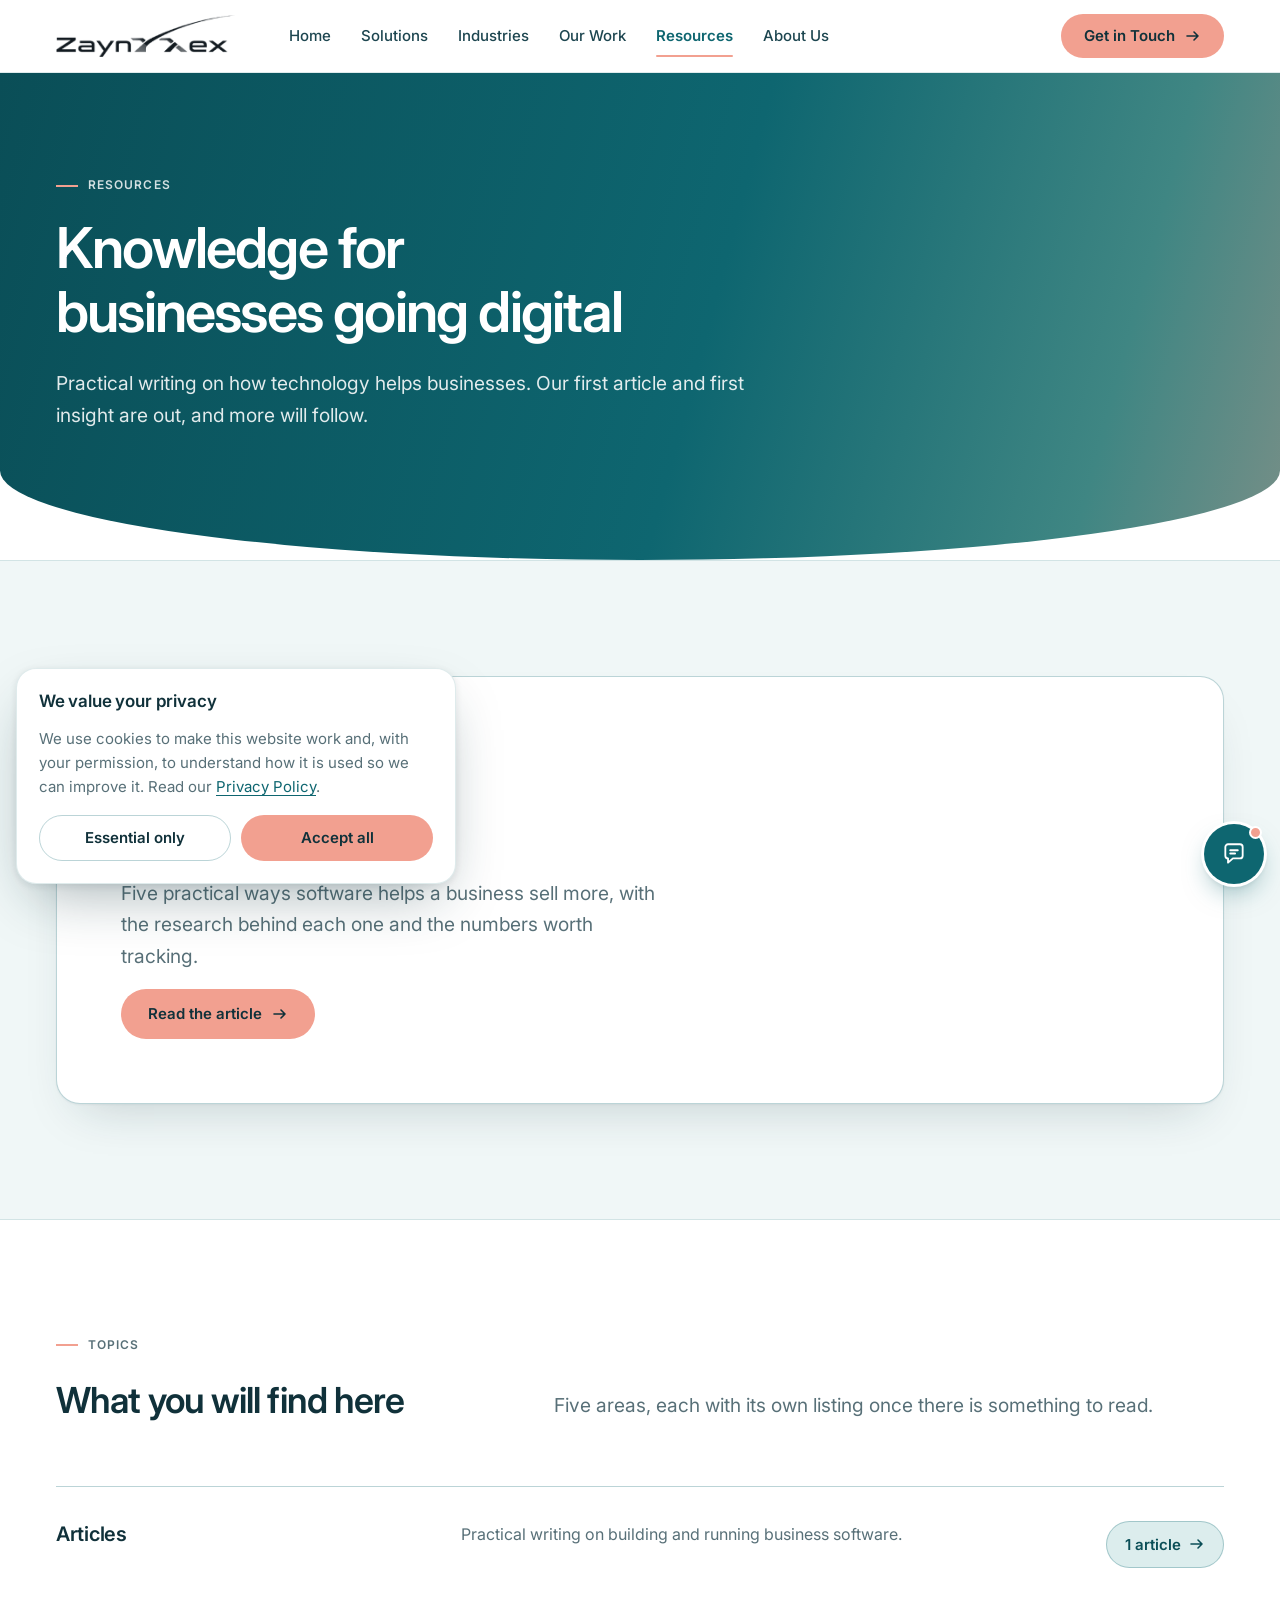
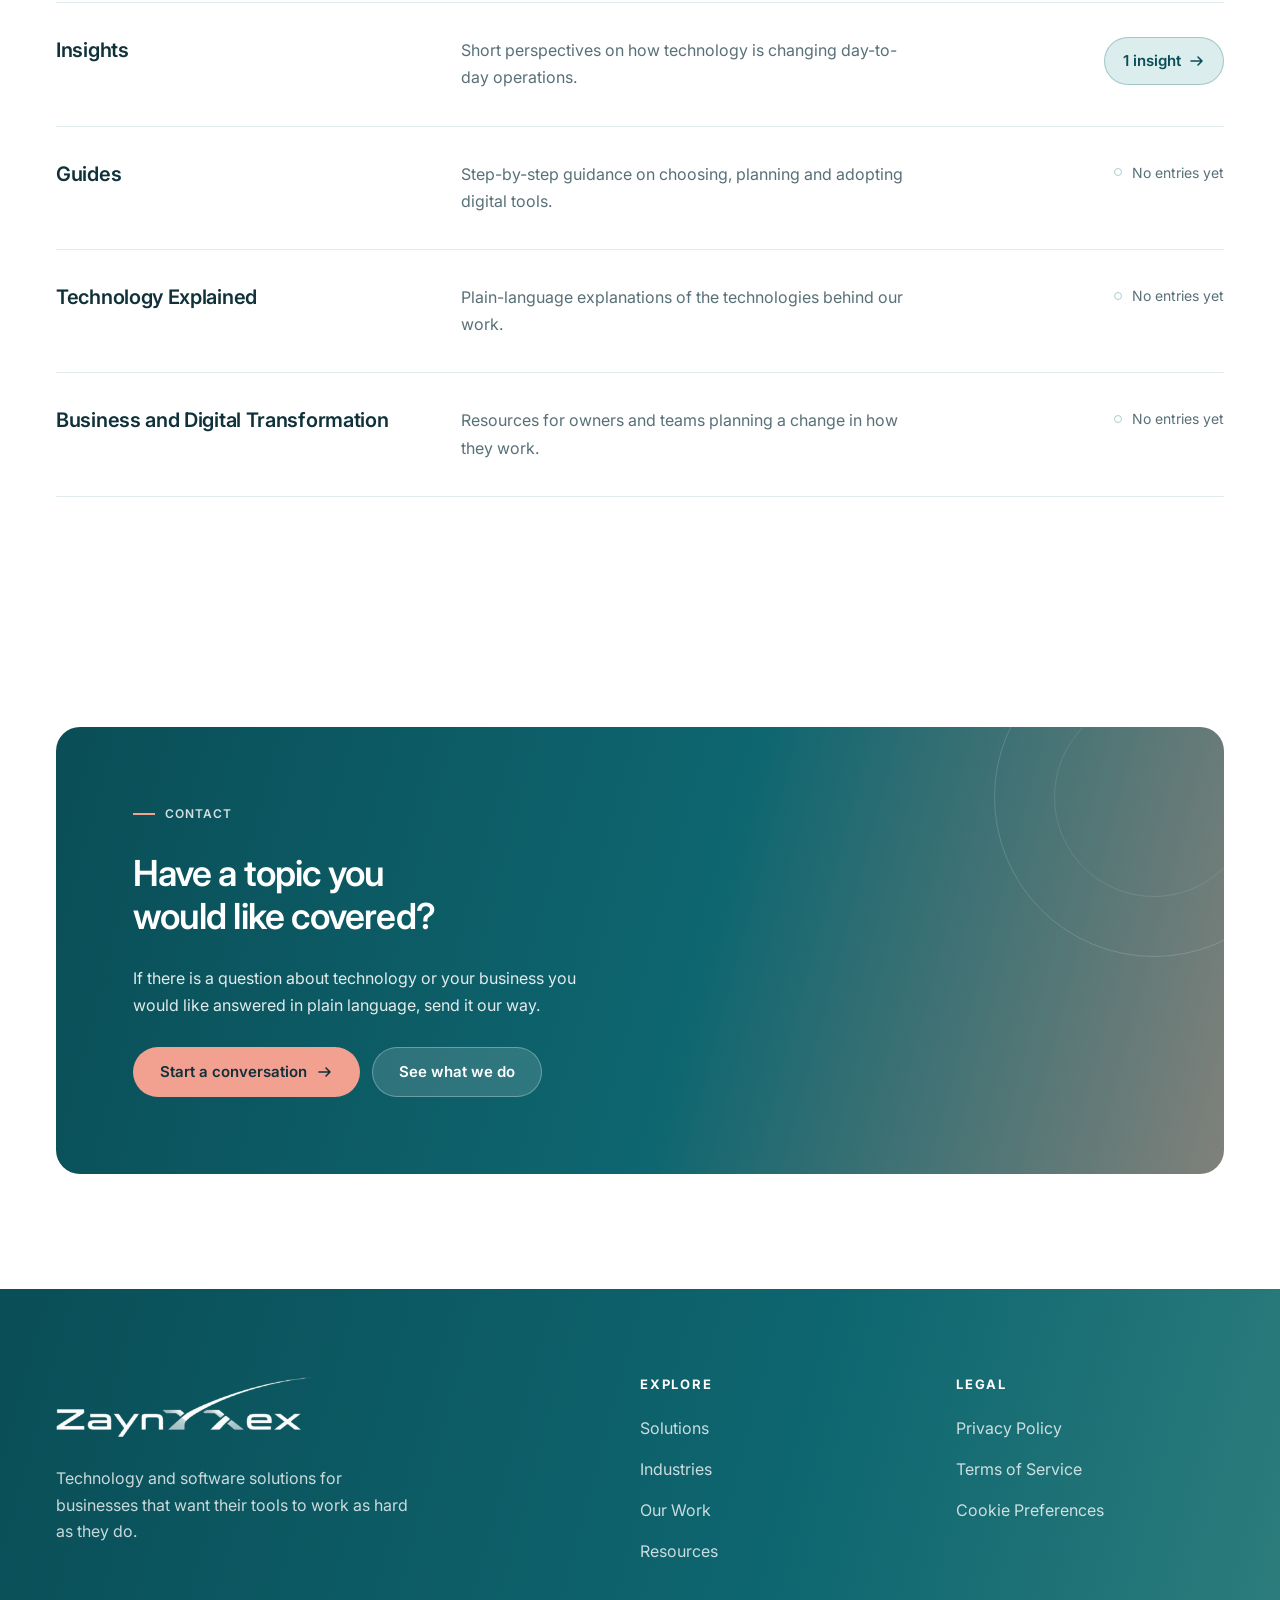
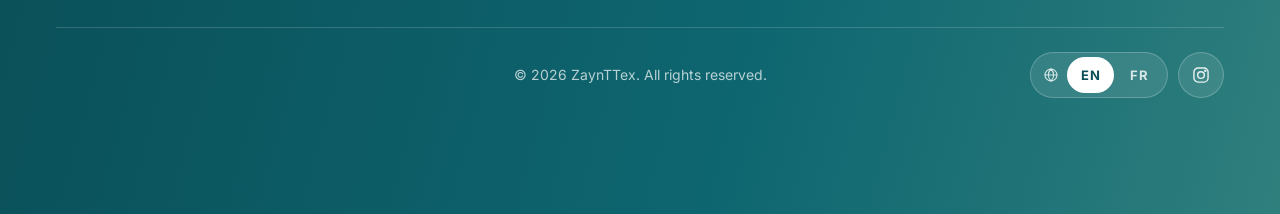
<file: resources.html>
<!doctype html>
<html lang="en"><head><meta charset="utf-8"><meta name="viewport" content="width=device-width,initial-scale=1,viewport-fit=cover">
<title>Resources | ZaynTTex</title><meta name="description" content="Articles, insights, guides and technology explanations. Our first article looks at how technology can improve sales.">
<script>(function(){try{var k="zaynttex-lang",v=null;try{v=localStorage.getItem(k)}catch(e){}if(!v){var m=String(window.name||"").match(/zaynttex-lang=(\w\w)/);v=m&&m[1]}if(v!=="en"&&v!=="fr"){var l=navigator.languages&&navigator.languages.length?navigator.languages:[navigator.language||"en"];v="en";for(var i=0;i<l.length;i++){var c=String(l[i]).toLowerCase().slice(0,2);if(c==="en"||c==="fr"){v=c;break}}}try{var nv=performance.getEntriesByType("navigation")[0];if(nv&&nv.type==="back_forward"){history.scrollRestoration="auto"}else{history.scrollRestoration="manual";window.scrollTo(0,0)}}catch(e){}var d=document.documentElement;d.lang=v;d.setAttribute("data-lang",v);if(v==="fr"){d.setAttribute("data-i18n-wait","");setTimeout(function(){d.removeAttribute("data-i18n-wait")},2500)}}catch(e){}})();</script>
<style>html[data-i18n-wait] body{visibility:hidden}</style><noscript><style>html[data-i18n-wait] body{visibility:visible}</style></noscript>
<link rel="stylesheet" href="https://fonts.googleapis.com/css2?family=Inter:wght@400;500;600&display=swap">
<link rel="stylesheet" href="styles.css">
<style>:root{padding-top:env(safe-area-inset-top,0px);padding-bottom:env(safe-area-inset-bottom,0px)}</style>
</head><body>
<a class="skip" href="#main">Skip to content</a>
<header class="site-head">
  <div class="bar"><a class="brand" href="index.html" aria-label="ZaynTTex, home"><img class="brand-logo" src="logo.png" alt="" height="40"></a>
    <nav class="nav-links" aria-label="Main"><ul style="display:contents;list-style:none;margin:0;padding:0"><li style="display:block"><a href="index.html">Home</a></li><li style="display:block"><a href="solutions.html">Solutions</a></li><li style="display:block"><a href="industries.html">Industries</a></li><li style="display:block"><a href="work.html">Our Work</a></li><li style="display:block"><a href="resources.html" aria-current="page">Resources</a></li><li style="display:block"><a href="about.html">About Us</a></li></ul></nav>
    <div class="actions"><a class="btn btn-primary" href="contact.html">Get in Touch <svg viewBox="0 0 16 16" fill="none" stroke="currentColor" stroke-width="1.6" stroke-linecap="round" stroke-linejoin="round" aria-hidden="true"><path d="M2 8h11M9 4l4 4-4 4"/></svg></a>
    <button class="burger" id="menu-btn" type="button" aria-expanded="false" aria-controls="menu-panel" aria-label="Open menu"><span class="ln"><i></i><i></i><i></i></span></button></div>
  </div>
</header>
<div class="mpanel" id="menu-panel">
  <nav aria-label="Mobile"><a class="link" href="index.html">Home</a><a class="link" href="solutions.html">Solutions</a><a class="link" href="industries.html">Industries</a><a class="link" href="work.html">Our Work</a><a class="link" href="resources.html" aria-current="page">Resources</a><a class="link" href="about.html">About Us</a><a class="link" href="contact.html">Contact</a></nav>
  <a class="btn btn-primary" href="contact.html">Get in Touch <svg viewBox="0 0 16 16" fill="none" stroke="currentColor" stroke-width="1.6" stroke-linecap="round" stroke-linejoin="round" aria-hidden="true"><path d="M2 8h11M9 4l4 4-4 4"/></svg></a>
</div>
<main id="main">
<section class="page-head"><div class="wrap"><span class="eyebrow">Resources</span><h1>Knowledge for businesses going digital</h1><p class="lead">Practical writing on how technology helps businesses. Our first article and first insight are out, and more will follow.</p></div></section>
<section class="section band"><div class="wrap"><div class="res-feature res-card">
<div class="res-side"><span class="eyebrow">Featured</span><h2>How technology can improve your sales</h2><p class="lead">Five practical ways software helps a business sell more, with the research behind each one and the numbers worth tracking.</p><div><a class="btn btn-primary" href="article-sales-technology.html">Read the article <svg viewBox="0 0 16 16" fill="none" stroke="currentColor" stroke-width="1.6" stroke-linecap="round" stroke-linejoin="round" aria-hidden="true"><path d="M2 8h11M9 4l4 4-4 4"/></svg></a></div></div>
</div></div></section>
<section class="section"><div class="wrap"><div class="sec-head"><div class="stack"><span class="eyebrow">Topics</span><h2>What you will find here</h2></div><p class="lead">Five areas, each with its own listing once there is something to read.</p></div>
<ul class="cats" style="margin:0;padding:0;list-style:none"><li class="cat"><h3>Articles</h3><p>Practical writing on building and running business software.</p><a class="cat-link" href="article-sales-technology.html">1 article <svg viewBox="0 0 16 16" fill="none" stroke="currentColor" stroke-width="1.6" stroke-linecap="round" stroke-linejoin="round" aria-hidden="true"><path d="M2 8h11M9 4l4 4-4 4"/></svg></a></li><li class="cat"><h3>Insights</h3><p>Short perspectives on how technology is changing day-to-day operations.</p><a class="cat-link" href="insight-busywork.html">1 insight <svg viewBox="0 0 16 16" fill="none" stroke="currentColor" stroke-width="1.6" stroke-linecap="round" stroke-linejoin="round" aria-hidden="true"><path d="M2 8h11M9 4l4 4-4 4"/></svg></a></li><li class="cat"><h3>Guides</h3><p>Step-by-step guidance on choosing, planning and adopting digital tools.</p><span class="empty">No entries yet</span></li><li class="cat"><h3>Technology Explained</h3><p>Plain-language explanations of the technologies behind our work.</p><span class="empty">No entries yet</span></li><li class="cat"><h3>Business and Digital Transformation</h3><p>Resources for owners and teams planning a change in how they work.</p><span class="empty">No entries yet</span></li></ul></div></section>
<section class="section"><div class="wrap"><div class="cta">
  <span class="eyebrow">Contact</span><h2>Have a topic you would like covered?</h2><p>If there is a question about technology or your business you would like answered in plain language, send it our way.</p>
  <div class="btn-row"><a class="btn btn-primary" href="contact.html">Start a conversation <svg viewBox="0 0 16 16" fill="none" stroke="currentColor" stroke-width="1.6" stroke-linecap="round" stroke-linejoin="round" aria-hidden="true"><path d="M2 8h11M9 4l4 4-4 4"/></svg></a><a class="btn btn-ghost" href="solutions.html">See what we do</a></div>
</div></div></section>
</main>
<footer class="foot"><div class="wrap">
  <div class="foot-grid">
    <div class="fbrand"><a class="brand" href="index.html" aria-label="ZaynTTex, home"><img class="brand-logo" src="logo-white.png" alt="" height="40"></a><p>Technology and software solutions for businesses that want their tools to work as hard as they do.</p></div>
    <div class="fcol"><h2 class="ftitle">Explore</h2><ul><li><a href="solutions.html">Solutions</a></li><li><a href="industries.html">Industries</a></li><li><a href="work.html">Our Work</a></li><li><a href="resources.html">Resources</a></li></ul></div>
    <div class="fcol"><h2 class="ftitle">Legal</h2><ul><li><a href="privacy.html">Privacy Policy</a></li><li><a href="terms.html">Terms of Service</a></li><li><a href="#" data-cookie>Cookie Preferences</a></li></ul></div>
  </div>
  <div class="legal"><span class="legal-copy">&copy; 2026 ZaynTTex. All rights reserved.</span>
    <div class="foot-tools"><div class="lang" role="group" aria-label="Language"><svg viewBox="0 0 24 24" aria-hidden="true"><circle cx="12" cy="12" r="9"/><path d="M3 12h18M12 3c2.6 2.6 4 5.7 4 9s-1.4 6.4-4 9c-2.6-2.6-4-5.7-4-9s1.4-6.4 4-9z"/></svg><button type="button" class="lang-btn" data-lang="en" lang="en" aria-label="English" title="English" aria-pressed="true">EN</button><button type="button" class="lang-btn" data-lang="fr" lang="fr" aria-label="Fran&ccedil;ais" title="Fran&ccedil;ais" aria-pressed="false">FR</button></div><a class="social" href="https://www.instagram.com/" target="_blank" rel="noopener" aria-label="Instagram" title="Instagram"><svg viewBox="0 0 24 24" aria-hidden="true"><rect x="3.5" y="3.5" width="17" height="17" rx="5"/><circle cx="12" cy="12" r="4"/><circle cx="17.2" cy="6.8" r=".6" fill="currentColor"/></svg></a></div></div>
</div></footer>
<script>(function () {
  "use strict";
  var FR = {"Skip to content": "Aller au contenu", "Home": "Accueil", "Solutions": "Solutions", "Industries": "Secteurs", "Our Work": "Nos r\u00e9alisations", "Resources": "Ressources", "About Us": "\u00c0 propos", "Get in Touch": "Nous contacter", "Contact": "Contact", "Technology and software solutions": "Solutions technologiques et logicielles", "Technology That Moves Businesses Forward.": "La technologie qui fait avancer les entreprises.", "We design and develop digital solutions that simplify complexity, improve operations, and help businesses grow.": "Nous concevons et d\u00e9veloppons des solutions num\u00e9riques qui simplifient la complexit\u00e9, am\u00e9liorent les op\u00e9rations et aident les entreprises \u00e0 se d\u00e9velopper.", "Explore Our Solutions": "D\u00e9couvrir nos solutions", "Let\u2019s Talk": "Parlons-en", "Stock and operations": "Stocks et op\u00e9rations", "Dashboard": "Tableau de bord", "Inventory": "Inventaire", "Orders": "Commandes", "Rooms and tables": "Chambres et tables", "Today": "Aujourd\u2019hui", "Low stock": "Stock faible", "Open orders": "Commandes en cours", "Occupancy": "Occupation", "Stock used this week": "Stock utilis\u00e9 cette semaine", "Item": "Article", "Stock level": "Niveau de stock", "Status": "Statut", "Tomatoes": "Tomates", "Kitchen": "Cuisine", "In stock": "En stock", "Olive oil": "Huile d\u2019olive", "Coffee beans": "Caf\u00e9 en grains", "Bar": "Bar", "Low": "Faible", "Ordered": "Command\u00e9", "Bed linen": "Linge de lit", "Housekeeping": "M\u00e9nage", "Towels": "Serviettes", "Purchase orders": "Bons de commande", "Fresh produce": "Produits frais", "Delivered": "Livr\u00e9", "Linen service": "Service de linge", "On the way": "En route", "Bar supplies": "Fournitures du bar", "Draft": "Brouillon", "Free": "Libre", "Occupied": "Occup\u00e9", "Cleaning": "Nettoyage", "Tables": "Tables", "Rooms": "Chambres", "Who we are": "Qui nous sommes", "We are a technology partner for businesses that have outgrown their spreadsheets, their patchwork of apps, or their current website.": "Nous sommes un partenaire technologique pour les entreprises qui d\u00e9passent leurs tableurs, leur mosa\u00efque d\u2019applications ou leur site web actuel.", "We build custom software, websites, management systems and automations. The goal is always the same: tools that fit the way your business works and are simple enough to use every day.": "Nous cr\u00e9ons des logiciels sur mesure, des sites web, des syst\u00e8mes de gestion et des automatisations. L\u2019objectif est toujours le m\u00eame : des outils adapt\u00e9s \u00e0 votre fa\u00e7on de travailler et assez simples pour \u00eatre utilis\u00e9s tous les jours.", "We also see this work as the groundwork for software products of our own, built on what we learn from solving real operational problems.": "Nous voyons aussi ce travail comme la base de nos propres produits logiciels, construits \u00e0 partir de ce que nous apprenons en r\u00e9solvant de vrais probl\u00e8mes op\u00e9rationnels.", "What we do": "Ce que nous faisons", "Six ways we help businesses work better": "Six fa\u00e7ons d\u2019aider les entreprises \u00e0 mieux fonctionner", "From a single custom tool to a full change in how your business runs, the work starts with the problem and ends with something your team can use.": "D\u2019un simple outil sur mesure \u00e0 une transformation compl\u00e8te de votre fonctionnement, le travail commence par le probl\u00e8me et aboutit \u00e0 quelque chose que votre \u00e9quipe peut utiliser.", "Custom Software Development": "D\u00e9veloppement de logiciels sur mesure", "Software built around how your business actually works.": "Des logiciels con\u00e7us autour de la fa\u00e7on dont votre entreprise fonctionne r\u00e9ellement.", "Website Design and Development": "Conception et d\u00e9veloppement de sites web", "Fast, clear websites your team can keep up to date.": "Des sites rapides et clairs que votre \u00e9quipe peut tenir \u00e0 jour.", "Business Management Systems": "Syst\u00e8mes de gestion d\u2019entreprise", "Orders, customers, stock and reporting in one place.": "Commandes, clients, stocks et rapports au m\u00eame endroit.", "Workflow Automation": "Automatisation des processus", "Fewer repetitive tasks and fewer copy-and-paste errors.": "Moins de t\u00e2ches r\u00e9p\u00e9titives et moins d\u2019erreurs de copier-coller.", "AI-Powered Solutions": "Solutions bas\u00e9es sur l\u2019IA", "AI applied to specific tasks, with clear limits and review.": "L\u2019IA appliqu\u00e9e \u00e0 des t\u00e2ches pr\u00e9cises, avec des limites claires et une relecture.", "Digital Transformation": "Transformation num\u00e9rique", "A practical plan for moving from scattered tools to connected systems.": "Un plan concret pour passer d\u2019outils dispers\u00e9s \u00e0 des syst\u00e8mes connect\u00e9s.", "How we work": "Notre fa\u00e7on de travailler", "From the problem to a working solution": "Du probl\u00e8me \u00e0 une solution qui fonctionne", "A simple sequence, applied with care. You see progress at every stage and stay involved in the decisions that matter.": "Une s\u00e9quence simple, appliqu\u00e9e avec soin. Vous voyez l\u2019avancement \u00e0 chaque \u00e9tape et restez impliqu\u00e9 dans les d\u00e9cisions importantes.", "Listen": "\u00c9couter", "We start with your operation: how work moves, where it slows down, and what the people doing it need.": "Nous partons de votre activit\u00e9 : comment le travail circule, o\u00f9 il ralentit et ce dont les personnes qui le font ont besoin.", "Map": "Cartographier", "We describe the problem and the options in plain terms, and agree on a scope before building anything.": "Nous d\u00e9crivons le probl\u00e8me et les options en termes simples, et convenons d\u2019un p\u00e9rim\u00e8tre avant de construire quoi que ce soit.", "Build": "Construire", "We deliver in small stages you can review, so direction can change while change is still cheap.": "Nous livrons par petites \u00e9tapes que vous pouvez examiner, afin que la direction puisse changer tant que le changement co\u00fbte peu.", "Refine": "Affiner", "After launch we look at how the work is going and adjust, document and hand over what you need.": "Apr\u00e8s le lancement, nous observons comment cela se passe, puis nous ajustons, documentons et transmettons ce dont vous avez besoin.", "Built for the way different businesses operate": "Con\u00e7u pour la fa\u00e7on de travailler de chaque entreprise", "Every sector has its own routines and pressures. We learn yours before we propose anything.": "Chaque secteur a ses routines et ses contraintes. Nous apprenons les v\u00f4tres avant de proposer quoi que ce soit.", "All industries": "Tous les secteurs", "Retail and Commerce": "Commerce et distribution", "Restaurants and Hospitality": "Restauration et h\u00f4tellerie", "Professional Services": "Services professionnels", "Small and Medium Businesses": "Petites et moyennes entreprises", "Other sectors": "Autres secteurs", "Have a business problem worth solving?": "Un probl\u00e8me d\u2019entreprise \u00e0 r\u00e9soudre ?", "Tell us what is slowing your business down. We will talk it through and say plainly whether and how we can help.": "Dites-nous ce qui ralentit votre entreprise. Nous en discuterons et vous dirons franchement si et comment nous pouvons aider.", "Start a conversation": "D\u00e9marrer la conversation", "See what we do": "Voir ce que nous faisons", "Technology and software solutions for businesses that want their tools to work as hard as they do.": "Des solutions technologiques et logicielles pour les entreprises qui veulent des outils aussi efficaces qu\u2019elles.", "Explore": "Explorer", "Legal": "Mentions l\u00e9gales", "Privacy Policy": "Politique de confidentialit\u00e9", "Terms of Service": "Conditions d\u2019utilisation", "Cookie Preferences": "Pr\u00e9f\u00e9rences des cookies", "\u00a9 2026 ZaynTTex. All rights reserved.": "\u00a9 2026 ZaynTTex. Tous droits r\u00e9serv\u00e9s.", "Language": "Langue", "Chat with us": "Discutez avec nous", "We reply on WhatsApp": "Nous r\u00e9pondons sur WhatsApp", "Hello. Tell us what you are working on and we will reply as soon as we can.": "Bonjour. Dites-nous sur quoi vous travaillez et nous vous r\u00e9pondrons d\u00e8s que possible.", "Chat on WhatsApp": "Discuter sur WhatsApp", "Opens WhatsApp in a new tab.": "Ouvre WhatsApp dans un nouvel onglet.", "We value your privacy": "Nous respectons votre vie priv\u00e9e", "We use cookies to make this website work and, with your permission, to understand how it is used so we can improve it. Read our": "Nous utilisons des cookies pour faire fonctionner ce site et, avec votre accord, pour comprendre comment il est utilis\u00e9 afin de l\u2019am\u00e9liorer. Consultez notre", "Essential only": "Essentiels uniquement", "Accept all": "Tout accepter", "ZaynTTex, home": "ZaynTTex, accueil", "Main": "Principal", "Open menu": "Ouvrir le menu", "Close menu": "Fermer le menu", "Mobile": "Mobile", "Open chat": "Ouvrir le chat", "Close chat": "Fermer le chat", "Cookie preferences": "Pr\u00e9f\u00e9rences des cookies", "Animated inventory console for a restaurant or hotel, with a mouse pointer moving between dashboard, inventory, orders and rooms pages": "Console d\u2019inventaire anim\u00e9e pour un restaurant ou un h\u00f4tel, avec un pointeur de souris qui passe du tableau de bord \u00e0 l\u2019inventaire, aux commandes et aux chambres", "Custom software, websites, management systems and automation that help businesses simplify operations and grow.": "Logiciels sur mesure, sites web, syst\u00e8mes de gestion et automatisation pour aider les entreprises \u00e0 simplifier leurs op\u00e9rations et \u00e0 se d\u00e9velopper.", "Solutions | ZaynTTex": "Solutions | ZaynTTex", "Industries | ZaynTTex": "Secteurs | ZaynTTex", "Our Work | ZaynTTex": "Nos r\u00e9alisations | ZaynTTex", "Resources | ZaynTTex": "Ressources | ZaynTTex", "About Us | ZaynTTex": "\u00c0 propos | ZaynTTex", "Contact | ZaynTTex": "Contact | ZaynTTex", "Privacy Policy | ZaynTTex": "Politique de confidentialit\u00e9 | ZaynTTex", "Terms of Service | ZaynTTex": "Conditions d\u2019utilisation | ZaynTTex", "Technology services shaped around your operations": "Des services technologiques fa\u00e7onn\u00e9s autour de vos op\u00e9rations", "Six areas of work, each aimed at a specific kind of business problem. Most projects combine more than one.": "Six domaines de travail, chacun visant un type pr\u00e9cis de probl\u00e8me d\u2019entreprise. La plupart des projets en combinent plusieurs.", "The problem": "Le probl\u00e8me", "The value": "La valeur", "Off-the-shelf tools make a business bend its process around the software. The gaps get filled with spreadsheets, manual steps and workarounds that only one person understands.": "Les outils standards obligent l\u2019entreprise \u00e0 adapter ses processus au logiciel. Les manques sont combl\u00e9s par des tableurs, des \u00e9tapes manuelles et des solutions de contournement que seule une personne comprend.", "We scope the problem with you, then build software around how your business works. We deliver in stages, document what we build, and design it so it can be extended later.": "Nous d\u00e9finissons le probl\u00e8me avec vous, puis construisons un logiciel autour de votre fonctionnement. Nous livrons par \u00e9tapes, documentons ce que nous cr\u00e9ons et le concevons pour qu\u2019il puisse \u00e9voluer.", "Tools that fit the work, a result you own, and software that can change when the business does.": "Des outils adapt\u00e9s au travail, un r\u00e9sultat qui vous appartient et un logiciel qui \u00e9volue avec votre entreprise.", "A website that is slow, unclear or hard to update loses people before they get in touch, and it often falls out of date because changing it is a chore.": "Un site lent, confus ou difficile \u00e0 mettre \u00e0 jour fait perdre des visiteurs avant qu\u2019ils ne vous contactent, et il devient vite obsol\u00e8te parce que le modifier est une corv\u00e9e.", "We design and build responsive, accessible websites with a clear structure and straightforward content. We set them up so your team can edit what needs editing.": "Nous concevons et r\u00e9alisons des sites adaptatifs et accessibles, avec une structure claire et un contenu simple. Nous les configurons pour que votre \u00e9quipe puisse modifier ce qui doit l\u2019\u00eatre.", "A site that explains your business plainly, loads quickly on any device, and stays current.": "Un site qui pr\u00e9sente clairement votre activit\u00e9, se charge vite sur tout appareil et reste \u00e0 jour.", "Orders, customers, stock, invoices and schedules live in different places. Staff enter the same data twice, and reports from different tools do not agree.": "Commandes, clients, stocks, factures et plannings sont dispers\u00e9s. Le personnel saisit deux fois les m\u00eames donn\u00e9es et les rapports de diff\u00e9rents outils ne concordent pas.", "We bring the functions you rely on into one system, with roles, permissions and reports that match the way your operation runs.": "Nous r\u00e9unissons les fonctions dont vous avez besoin dans un seul syst\u00e8me, avec des r\u00f4les, des permissions et des rapports adapt\u00e9s \u00e0 votre activit\u00e9.", "One reliable source of information, less duplicated effort, and a clearer view of the business.": "Une source d\u2019information fiable, moins de doubles saisies et une vision plus claire de l\u2019entreprise.", "Copying data between tools, chasing approvals and sending routine messages take hours every week and invite small mistakes.": "Copier des donn\u00e9es d\u2019un outil \u00e0 l\u2019autre, relancer pour des validations et envoyer des messages de routine prennent des heures chaque semaine et provoquent de petites erreurs.", "We map the process first, then automate the predictable steps. People stay in the loop wherever judgment is needed.": "Nous cartographions d\u2019abord le processus, puis automatisons les \u00e9tapes pr\u00e9visibles. Les personnes restent dans la boucle partout o\u00f9 un jugement est n\u00e9cessaire.", "Time returned to your team, fewer errors, and processes that run the same way each time.": "Du temps rendu \u00e0 votre \u00e9quipe, moins d\u2019erreurs et des processus qui se d\u00e9roulent de la m\u00eame fa\u00e7on \u00e0 chaque fois.", "Many businesses see potential in AI but are unsure where it helps, where it adds risk, and how to use it without disrupting existing work.": "Beaucoup d\u2019entreprises voient le potentiel de l\u2019IA mais ne savent pas o\u00f9 elle aide, o\u00f9 elle ajoute des risques, ni comment l\u2019utiliser sans perturber le travail existant.", "We identify specific tasks where AI can help, such as sorting, summarising or searching information. We build it into your tools with review steps and clear limits.": "Nous identifions les t\u00e2ches pr\u00e9cises o\u00f9 l\u2019IA peut aider, comme trier, r\u00e9sumer ou rechercher de l\u2019information. Nous l\u2019int\u00e9grons \u00e0 vos outils avec des \u00e9tapes de relecture et des limites claires.", "Practical use of AI where it earns its place, with human oversight and no unexplained black boxes.": "Un usage concret de l\u2019IA l\u00e0 o\u00f9 elle a sa place, avec un contr\u00f4le humain et sans bo\u00eete noire inexpliqu\u00e9e.", "Technology decisions made one tool at a time leave a business with systems that do not connect and no clear direction.": "Des d\u00e9cisions technologiques prises outil par outil laissent l\u2019entreprise avec des syst\u00e8mes qui ne communiquent pas et sans direction claire.", "We review your current tools and processes, set priorities with you, and plan a sequence of changes your business can absorb.": "Nous examinons vos outils et processus actuels, d\u00e9finissons les priorit\u00e9s avec vous et planifions une suite de changements que votre entreprise peut absorber.", "A roadmap grounded in your operations, so each investment supports the next one.": "Une feuille de route ancr\u00e9e dans vos op\u00e9rations, pour que chaque investissement soutienne le suivant.", "Not sure which one you need?": "Vous ne savez pas laquelle choisir ?", "Describe the problem as you see it. We will help you work out where to start.": "D\u00e9crivez le probl\u00e8me tel que vous le voyez. Nous vous aiderons \u00e0 savoir par o\u00f9 commencer.", "Talk to us": "Parlez-nous", "The services we offer: custom software, websites, business systems, automation, AI and digital transformation.": "Nos services : logiciels sur mesure, sites web, syst\u00e8mes de gestion, automatisation, IA et transformation num\u00e9rique.", "Different businesses, different pressures": "Des entreprises diff\u00e9rentes, des contraintes diff\u00e9rentes", "The challenges below are typical for each sector. We use them as a starting point, then adapt to your actual operation.": "Les d\u00e9fis ci-dessous sont typiques de chaque secteur. Nous les utilisons comme point de d\u00e9part, puis nous nous adaptons \u00e0 votre activit\u00e9 r\u00e9elle.", "Common challenges": "D\u00e9fis courants", "How technology helps": "Comment la technologie aide", "Stock levels that differ between the shop, the website and the warehouse": "Des niveaux de stock qui diff\u00e8rent entre la boutique, le site web et l\u2019entrep\u00f4t", "Orders handled by hand across several channels": "Des commandes trait\u00e9es \u00e0 la main sur plusieurs canaux", "Little visibility into what sells and what sits": "Peu de visibilit\u00e9 sur ce qui se vend et ce qui stagne", "Inventory and order systems that keep channels in step": "Des syst\u00e8mes d\u2019inventaire et de commandes qui synchronisent les canaux", "Online stores connected to back-office tools": "Des boutiques en ligne connect\u00e9es aux outils de gestion", "Simple reporting on sales and stock": "Des rapports simples sur les ventes et les stocks", "Bookings taken by phone, message and paper": "Des r\u00e9servations prises par t\u00e9l\u00e9phone, message et papier", "Menus, suppliers and costs tracked in separate places": "Menus, fournisseurs et co\u00fbts suivis \u00e0 des endroits s\u00e9par\u00e9s", "Rotas that take hours to plan and change": "Des plannings qui prennent des heures \u00e0 \u00e9tablir et \u00e0 modifier", "Reservation and ordering tools that fit your service": "Des outils de r\u00e9servation et de commande adapt\u00e9s \u00e0 votre service", "Supplier and stock tracking": "Suivi des fournisseurs et des stocks", "Scheduling that reflects demand and availability": "Une planification qui refl\u00e8te la demande et les disponibilit\u00e9s", "Time and billing managed in spreadsheets": "Temps et facturation g\u00e9r\u00e9s dans des tableurs", "Client information scattered across inboxes": "Des informations clients dispers\u00e9es dans les bo\u00eetes mail", "Documents prepared by hand, again and again": "Des documents pr\u00e9par\u00e9s \u00e0 la main, encore et encore", "Client portals and project tracking": "Portails clients et suivi de projets", "Automated invoicing and payment reminders": "Facturation automatis\u00e9e et rappels de paiement", "Document workflows with approval steps": "Circuits de documents avec \u00e9tapes de validation", "Growing faster than the systems behind the business": "Une croissance plus rapide que les syst\u00e8mes qui la soutiennent", "Knowledge held by one or two people": "Un savoir d\u00e9tenu par une ou deux personnes", "Tools bought one at a time that do not work together": "Des outils achet\u00e9s un \u00e0 un qui ne fonctionnent pas ensemble", "Right-sized systems that cover the essentials": "Des syst\u00e8mes \u00e0 la bonne taille qui couvrent l\u2019essentiel", "Automation of routine admin": "Automatisation de l\u2019administratif courant", "A website that carries the business and is easy to maintain": "Un site web qui porte l\u2019activit\u00e9 et se maintient facilement", "Other Business Sectors": "Autres secteurs d\u2019activit\u00e9", "Sector-specific routines, rules and reporting duties": "Routines, r\u00e8gles et obligations de reporting propres au secteur", "Legacy tools that are difficult to replace": "Des outils anciens difficiles \u00e0 remplacer", "Processes that were never written down": "Des processus qui n\u2019ont jamais \u00e9t\u00e9 document\u00e9s", "A conversation first, to understand how your sector works": "D\u2019abord une conversation pour comprendre comment fonctionne votre secteur", "A scoped plan that builds only what you need": "Un plan cadr\u00e9 qui ne construit que ce dont vous avez besoin", "Software that can adapt as requirements change": "Un logiciel qui s\u2019adapte quand les besoins \u00e9voluent", "Does your sector look different?": "Votre secteur est diff\u00e9rent ?", "Many of the problems we solve are the same across sectors. Tell us about yours and we will tell you what we think.": "Beaucoup des probl\u00e8mes que nous r\u00e9solvons sont les m\u00eames d\u2019un secteur \u00e0 l\u2019autre. Parlez-nous du v\u00f4tre et nous vous dirons ce que nous en pensons.", "How technology can address operational challenges in retail, hospitality, professional services and small businesses.": "Comment la technologie peut r\u00e9pondre aux d\u00e9fis op\u00e9rationnels du commerce, de l\u2019h\u00f4tellerie-restauration, des services professionnels et des petites entreprises.", "Selected projects will appear here": "Les projets s\u00e9lectionn\u00e9s appara\u00eetront ici", "This page is ready for case studies. Each project will include screenshots, the problem it addressed, and how it was solved.": "Cette page est pr\u00eate \u00e0 accueillir des \u00e9tudes de cas. Chaque projet comprendra des captures d\u2019\u00e9cran, le probl\u00e8me trait\u00e9 et la fa\u00e7on dont il a \u00e9t\u00e9 r\u00e9solu.", "Featured project: screenshots coming soon": "Projet \u00e0 la une : captures d\u2019\u00e9cran \u00e0 venir", "Sector / project type": "Secteur / type de projet", "Project placeholder": "Emplacement de projet", "Future case studies": "Futures \u00e9tudes de cas", "What each project page will cover": "Ce que couvrira chaque page de projet", "A consistent structure, so every case study is easy to read and compare.": "Une structure homog\u00e8ne, pour que chaque \u00e9tude de cas soit facile \u00e0 lire et \u00e0 comparer.", "Context": "Contexte", "Who the project was for and the situation they were in.": "Pour qui \u00e9tait le projet et dans quelle situation il s\u2019inscrivait.", "Challenge": "D\u00e9fi", "The specific problem to be solved and why it mattered.": "Le probl\u00e8me pr\u00e9cis \u00e0 r\u00e9soudre et pourquoi il comptait.", "Approach": "Approche", "How the work was scoped, designed and built.": "Comment le travail a \u00e9t\u00e9 cadr\u00e9, con\u00e7u et r\u00e9alis\u00e9.", "Screens": "\u00c9crans", "Interface screenshots and short walkthroughs.": "Captures d\u2019\u00e9cran de l\u2019interface et courtes d\u00e9monstrations.", "Outcome": "R\u00e9sultat", "What changed, described with facts the client has confirmed.": "Ce qui a chang\u00e9, d\u00e9crit avec des faits confirm\u00e9s par le client.", "Want to be one of the first?": "Envie d\u2019\u00eatre parmi les premiers ?", "We would like to build the first projects on this page with the right partners. If you have a problem that fits, get in touch.": "Nous aimerions r\u00e9aliser les premiers projets de cette page avec les bons partenaires. Si vous avez un probl\u00e8me qui correspond, contactez-nous.", "A portfolio page prepared for future case studies, screenshots and project descriptions.": "Une page de r\u00e9alisations pr\u00eate pour de futures \u00e9tudes de cas, captures d\u2019\u00e9cran et descriptions de projets.", "Knowledge for businesses going digital": "Des connaissances pour les entreprises qui passent au num\u00e9rique", "We plan to publish articles, guides and explanations here. Nothing has been published yet, and this page will grow as content is added.": "Nous pr\u00e9voyons de publier ici des articles, des guides et des explications. Rien n\u2019a encore \u00e9t\u00e9 publi\u00e9 et cette page s\u2019enrichira au fil des contenus ajout\u00e9s.", "Featured": "\u00c0 la une", "The first article will be featured here": "Le premier article sera mis en avant ici", "A large image, a headline and a short summary. When content is ready, this space introduces the most useful piece.": "Une grande image, un titre et un court r\u00e9sum\u00e9. Quand le contenu sera pr\u00eat, cet espace pr\u00e9sentera le contenu le plus utile.", "Topics": "Th\u00e8mes", "What you will find here": "Ce que vous trouverez ici", "Five areas, each with its own listing once there is something to read.": "Cinq th\u00e8mes, chacun avec sa propre liste d\u00e8s qu\u2019il y aura quelque chose \u00e0 lire.", "Articles": "Articles", "Practical writing on building and running business software.": "Des textes pratiques sur la cr\u00e9ation et l\u2019exploitation de logiciels d\u2019entreprise.", "No entries yet": "Aucune entr\u00e9e pour le moment", "Insights": "Analyses", "Short perspectives on how technology is changing day-to-day operations.": "De courts points de vue sur la fa\u00e7on dont la technologie transforme le quotidien des entreprises.", "Guides": "Guides", "Step-by-step guidance on choosing, planning and adopting digital tools.": "Des conseils pas \u00e0 pas pour choisir, planifier et adopter des outils num\u00e9riques.", "Technology Explained": "La technologie expliqu\u00e9e", "Plain-language explanations of the technologies behind our work.": "Des explications en langage simple des technologies derri\u00e8re notre travail.", "Business and Digital Transformation": "Entreprise et transformation num\u00e9rique", "Resources for owners and teams planning a change in how they work.": "Des ressources pour les dirigeants et \u00e9quipes qui pr\u00e9voient de changer leur fa\u00e7on de travailler.", "Have a topic you would like covered?": "Un sujet que vous aimeriez voir trait\u00e9 ?", "If there is a question about technology or your business you would like answered in plain language, send it our way.": "Si vous avez une question sur la technologie ou votre entreprise \u00e0 laquelle vous aimeriez une r\u00e9ponse en langage simple, envoyez-la-nous.", "A resource library for articles, insights, guides and technology explanations. No content has been published yet.": "Une biblioth\u00e8que de ressources : articles, analyses, guides et explications technologiques. Aucun contenu n\u2019a encore \u00e9t\u00e9 publi\u00e9.", "About us": "\u00c0 propos", "Building Beyond Today.": "Construire au-del\u00e0 d\u2019aujourd\u2019hui.", "We are a technology partner. We believe technology should solve real problems and make businesses better.": "Nous sommes un partenaire technologique. Nous croyons que la technologie doit r\u00e9soudre de vrais probl\u00e8mes et rendre les entreprises meilleures.", "Philosophy": "Philosophie", "Start with the problem, not the technology": "Partir du probl\u00e8me, pas de la technologie", "A tool is only useful if people use it. So we begin with how work happens today, what gets in the way, and what a better day looks like for the people involved.": "Un outil n\u2019est utile que s\u2019il est utilis\u00e9. Nous commen\u00e7ons donc par la fa\u00e7on dont le travail se fait aujourd\u2019hui, ce qui g\u00eane et \u00e0 quoi ressemble une meilleure journ\u00e9e pour les personnes concern\u00e9es.", "From there, we choose the simplest technology that does the job. We explain our choices in plain language, so you can make decisions with confidence.": "Ensuite, nous choisissons la technologie la plus simple qui fait le travail. Nous expliquons nos choix en langage clair, pour que vous puissiez d\u00e9cider en confiance.", "Mission and vision": "Mission et vision", "Where we are going": "O\u00f9 nous allons", "Mission": "Mission", "To help businesses run better by building technology that solves real problems.": "Aider les entreprises \u00e0 mieux fonctionner en cr\u00e9ant une technologie qui r\u00e9sout de vrais probl\u00e8mes.", "Vision": "Vision", "Building Beyond Today: to grow from a services partner into a company that also develops its own software products and technologies.": "Construire au-del\u00e0 d\u2019aujourd\u2019hui : passer d\u2019un partenaire de services \u00e0 une entreprise qui d\u00e9veloppe aussi ses propres produits et technologies logiciels.", "Values": "Valeurs", "What we hold ourselves to": "Ce \u00e0 quoi nous nous tenons", "Five principles that guide how we work with clients and with each other.": "Cinq principes qui guident notre fa\u00e7on de travailler avec nos clients et entre nous.", "Innovation": "Innovation", "We look for better ways to solve problems, and we test new ideas against real needs before we recommend them.": "Nous cherchons de meilleures fa\u00e7ons de r\u00e9soudre les probl\u00e8mes et testons les nouvelles id\u00e9es face aux besoins r\u00e9els avant de les recommander.", "Simplicity": "Simplicit\u00e9", "Good technology removes effort. We prefer clear, simple solutions to impressive but complicated ones.": "Une bonne technologie supprime de l\u2019effort. Nous pr\u00e9f\u00e9rons les solutions claires et simples aux solutions impressionnantes mais compliqu\u00e9es.", "Reliability": "Fiabilit\u00e9", "Software has to work on an ordinary Tuesday. We build carefully, test properly and say so when something is not ready.": "Un logiciel doit fonctionner un mardi ordinaire. Nous construisons avec soin, testons correctement et le disons quand quelque chose n\u2019est pas pr\u00eat.", "Curiosity": "Curiosit\u00e9", "We ask questions, learn how each business runs, and keep learning about the tools we use.": "Nous posons des questions, apprenons comment chaque entreprise fonctionne et continuons d\u2019apprendre sur les outils que nous utilisons.", "Impact": "Impact", "We measure our work by what it changes for the people who use it and the businesses that depend on it.": "Nous mesurons notre travail \u00e0 ce qu\u2019il change pour les personnes qui l\u2019utilisent et les entreprises qui en d\u00e9pendent.", "Let us understand your business first.": "Laissez-nous d\u2019abord comprendre votre entreprise.", "The best projects begin with a good conversation. Tell us where you are and where you want to be.": "Les meilleurs projets commencent par une bonne conversation. Dites-nous o\u00f9 vous en \u00eates et o\u00f9 vous voulez aller.", "Our philosophy, mission, vision and values as a technology partner for businesses.": "Notre philosophie, notre mission, notre vision et nos valeurs en tant que partenaire technologique des entreprises.", "Let\u2019s talk about what you need.": "Parlons de ce dont vous avez besoin.", "Tell us about your project or the problem you are trying to solve. A rough description is enough to start.": "Parlez-nous de votre projet ou du probl\u00e8me que vous voulez r\u00e9soudre. Une description approximative suffit pour commencer.", "Tell us the context": "Donnez-nous le contexte", "What your business does and what is not working well.": "Ce que fait votre entreprise et ce qui ne fonctionne pas bien.", "We read it properly": "Nous le lisons attentivement", "Your message goes to people who will understand it.": "Votre message est envoy\u00e9 \u00e0 des personnes qui le comprendront.", "We reply by email": "Nous r\u00e9pondons par e-mail", "With questions, ideas or a suggested next step.": "Avec des questions, des id\u00e9es ou une proposition de prochaine \u00e9tape.", "Send a message": "Envoyer un message", "Fields marked optional can be left empty.": "Les champs marqu\u00e9s facultatifs peuvent rester vides.", "Full name": "Nom complet", "Business name": "Nom de l\u2019entreprise", "(optional)": "(facultatif)", "Email address": "Adresse e-mail", "Project type": "Type de projet", "Select a project type": "Choisir un type de projet", "Custom software": "Logiciel sur mesure", "Website design and development": "Conception et d\u00e9veloppement de site web", "Business management system": "Syst\u00e8me de gestion d\u2019entreprise", "Workflow automation": "Automatisation des processus", "AI-powered solution": "Solution bas\u00e9e sur l\u2019IA", "Digital transformation": "Transformation num\u00e9rique", "Something else": "Autre chose", "Message / project description": "Message / description du projet", "Leave this empty": "Laisser vide", "Send message": "Envoyer le message", "Sending": "Envoi en cours", "We use your details only to reply to this message.": "Nous utilisons vos coordonn\u00e9es uniquement pour r\u00e9pondre \u00e0 ce message.", "What are you trying to achieve, and what is getting in the way?": "Que cherchez-vous \u00e0 accomplir et qu\u2019est-ce qui vous en emp\u00eache ?", "Contact form for discussing your project or business challenge.": "Formulaire de contact pour parler de votre projet ou de votre d\u00e9fi d\u2019entreprise.", "This field is required.": "Ce champ est obligatoire.", "Please enter your name.": "Veuillez saisir votre nom.", "Please enter your email address.": "Veuillez saisir votre adresse e-mail.", "Please choose a project type.": "Veuillez choisir un type de projet.", "Please describe your project.": "Veuillez d\u00e9crire votre projet.", "Enter a valid email address, for example name@company.com.": "Saisissez une adresse e-mail valide, par exemple nom@entreprise.com.", "Add a little more detail, at least 20 characters.": "Ajoutez un peu plus de d\u00e9tails, au moins 20 caract\u00e8res.", "Please fix the highlighted fields and send again.": "Veuillez corriger les champs signal\u00e9s et envoyer \u00e0 nouveau.", "This form is not connected to a mailbox yet, so your message was not sent. Please try again later.": "Ce formulaire n\u2019est pas encore reli\u00e9 \u00e0 une bo\u00eete mail, votre message n\u2019a donc pas \u00e9t\u00e9 envoy\u00e9. Veuillez r\u00e9essayer plus tard.", "Thank you. Your message has been sent and we will get back to you by email.": "Merci. Votre message a \u00e9t\u00e9 envoy\u00e9 et nous vous r\u00e9pondrons par e-mail.", "Your message could not be sent. Check your connection and try again.": "Votre message n\u2019a pas pu \u00eatre envoy\u00e9. V\u00e9rifiez votre connexion et r\u00e9essayez.", "Your message could not be sent. Please try again.": "Votre message n\u2019a pas pu \u00eatre envoy\u00e9. Veuillez r\u00e9essayer.", "Company": "Soci\u00e9t\u00e9", "Last updated": "Derni\u00e8re mise \u00e0 jour", "2 November 2026": "2 novembre 2026", "Questions? Contact us": "Une question ? Contactez-nous", "How we handle information about the people who use this website and our services.": "Comment nous traitons les informations des personnes qui utilisent ce site et nos services.", "The terms that apply when you use this website and our services.": "Les conditions qui s\u2019appliquent lorsque vous utilisez ce site et nos services.", "Privacy Policy for ZaynTTex.": "Politique de confidentialit\u00e9 de ZaynTTex.", "Terms of Service for ZaynTTex.": "Conditions d\u2019utilisation de ZaynTTex.", "Company:": "Soci\u00e9t\u00e9 :", "Email:": "E-mail :", "Website:": "Site web :", "Location:": "Adresse :", "Rabat, Morocco": "Rabat, Maroc", "At ZaynTTex, we respect your privacy and are committed to protecting your personal information. This Privacy Policy explains how we collect, use, store, and protect information when you visit our website or contact us about our services.": "Chez ZaynTTex, nous respectons votre vie priv\u00e9e et nous nous engageons \u00e0 prot\u00e9ger vos informations personnelles. Cette politique de confidentialit\u00e9 explique comment nous collectons, utilisons, conservons et prot\u00e9geons les informations lorsque vous visitez notre site ou nous contactez au sujet de nos services.", "1. Information We Collect": "1. Informations que nous collectons", "We may collect the following information when you interact with our website:": "Nous pouvons collecter les informations suivantes lorsque vous interagissez avec notre site :", "Personal information:": "Informations personnelles :", "Name, email address, phone number, and business name.": "Nom, adresse e-mail, num\u00e9ro de t\u00e9l\u00e9phone et nom de l\u2019entreprise.", "Business information:": "Informations professionnelles :", "Information you voluntarily provide about your company, business activities, and project requirements.": "Informations que vous fournissez volontairement sur votre entreprise, vos activit\u00e9s et les besoins de votre projet.", "Technical information:": "Informations techniques :", "IP address, browser type, device information, and website usage data, where applicable.": "Adresse IP, type de navigateur, informations sur l\u2019appareil et donn\u00e9es d\u2019utilisation du site, le cas \u00e9ch\u00e9ant.", "Communication information:": "Informations de communication :", "Messages, inquiries, and other information you send through our contact forms or communication channels.": "Messages, demandes et autres informations que vous envoyez via nos formulaires de contact ou nos canaux de communication.", "We only collect information that is reasonably necessary for the purposes described in this policy.": "Nous ne collectons que les informations raisonnablement n\u00e9cessaires aux finalit\u00e9s d\u00e9crites dans cette politique.", "2. How We Use Your Information": "2. Comment nous utilisons vos informations", "We may use your information to:": "Nous pouvons utiliser vos informations pour :", "Respond to inquiries and service requests.": "R\u00e9pondre aux demandes de renseignements et de services.", "Understand your business needs and prepare project proposals.": "Comprendre les besoins de votre entreprise et pr\u00e9parer des propositions de projet.", "Provide website development, software, automation, and digital solutions.": "Fournir des services de d\u00e9veloppement de sites web, de logiciels, d\u2019automatisation et de solutions num\u00e9riques.", "Communicate with clients regarding projects and services.": "Communiquer avec les clients au sujet des projets et des services.", "Improve our website, services, and user experience.": "Am\u00e9liorer notre site, nos services et l\u2019exp\u00e9rience utilisateur.", "Maintain website security and prevent misuse.": "Maintenir la s\u00e9curit\u00e9 du site et pr\u00e9venir les abus.", "Comply with applicable legal obligations.": "Respecter les obligations l\u00e9gales applicables.", "We do not sell your personal information to third parties.": "Nous ne vendons pas vos informations personnelles \u00e0 des tiers.", "3. Data Sharing": "3. Partage des donn\u00e9es", "We may share limited information with trusted third-party service providers when necessary to operate our website or deliver our services.": "Nous pouvons partager des informations limit\u00e9es avec des prestataires tiers de confiance lorsque cela est n\u00e9cessaire pour exploiter notre site ou fournir nos services.", "These may include:": "Il peut s\u2019agir de :", "Website hosting providers.": "H\u00e9bergeurs de sites web.", "Email and communication providers.": "Fournisseurs de messagerie et de communication.", "Cloud storage and infrastructure providers.": "Fournisseurs de stockage cloud et d\u2019infrastructure.", "Analytics and website performance services.": "Services d\u2019analyse et de performance du site.", "Software and technology providers.": "Fournisseurs de logiciels et de technologies.", "Such providers may process information only as necessary for their services and subject to appropriate safeguards.": "Ces prestataires ne peuvent traiter les informations que dans la mesure n\u00e9cessaire \u00e0 leurs services et sous r\u00e9serve de garanties appropri\u00e9es.", "4. Data Storage and Security": "4. Conservation et s\u00e9curit\u00e9 des donn\u00e9es", "We take reasonable technical and organizational measures to protect personal information against unauthorized access, alteration, disclosure, loss, or destruction.": "Nous prenons des mesures techniques et organisationnelles raisonnables pour prot\u00e9ger les informations personnelles contre l\u2019acc\u00e8s non autoris\u00e9, l\u2019alt\u00e9ration, la divulgation, la perte ou la destruction.", "However, no method of electronic transmission or storage can be guaranteed to be completely secure.": "Toutefois, aucune m\u00e9thode de transmission ou de stockage \u00e9lectronique ne peut \u00eatre garantie comme totalement s\u00e9curis\u00e9e.", "We retain personal information only for as long as necessary to fulfill the purposes for which it was collected or to meet applicable legal requirements.": "Nous ne conservons les informations personnelles que le temps n\u00e9cessaire pour atteindre les finalit\u00e9s pour lesquelles elles ont \u00e9t\u00e9 collect\u00e9es ou pour respecter les exigences l\u00e9gales applicables.", "5. Cookies and Tracking Technologies": "5. Cookies et technologies de suivi", "Our website may use cookies or similar technologies to:": "Notre site peut utiliser des cookies ou des technologies similaires pour :", "Ensure the proper functioning of the website.": "Assurer le bon fonctionnement du site.", "Understand website traffic and visitor interactions.": "Comprendre la fr\u00e9quentation du site et les interactions des visiteurs.", "Improve performance and user experience.": "Am\u00e9liorer les performances et l\u2019exp\u00e9rience utilisateur.", "Where required, we will request your consent before using non-essential cookies.": "Lorsque la loi l\u2019exige, nous demanderons votre consentement avant d\u2019utiliser des cookies non essentiels.", "You can manage or disable cookies through your browser settings.": "Vous pouvez g\u00e9rer ou d\u00e9sactiver les cookies dans les param\u00e8tres de votre navigateur.", "6. Your Privacy Rights": "6. Vos droits en mati\u00e8re de vie priv\u00e9e", "Depending on applicable law, you may have the right to:": "Selon la loi applicable, vous pouvez avoir le droit de :", "Request access to your personal information.": "Demander l\u2019acc\u00e8s \u00e0 vos informations personnelles.", "Request correction of inaccurate information.": "Demander la correction d\u2019informations inexactes.", "Request deletion where legally applicable.": "Demander la suppression lorsque la loi le permet.", "Object to certain processing activities.": "Vous opposer \u00e0 certains traitements.", "Withdraw consent where processing is based on consent.": "Retirer votre consentement lorsque le traitement repose sur celui-ci.", "To exercise these rights, contact us using the details provided below.": "Pour exercer ces droits, contactez-nous aux coordonn\u00e9es indiqu\u00e9es ci-dessous.", "7. Third-Party Websites": "7. Sites web tiers", "Our website may contain links to third-party websites or services. We are not responsible for their privacy practices or content. We encourage you to review their respective privacy policies.": "Notre site peut contenir des liens vers des sites web ou services tiers. Nous ne sommes pas responsables de leurs pratiques de confidentialit\u00e9 ni de leur contenu. Nous vous encourageons \u00e0 consulter leurs politiques de confidentialit\u00e9 respectives.", "8. Children\u2019s Privacy": "8. Vie priv\u00e9e des enfants", "Our services are intended for businesses and general website visitors. We do not knowingly collect personal information from children without appropriate authorization.": "Nos services s\u2019adressent aux entreprises et aux visiteurs du site en g\u00e9n\u00e9ral. Nous ne collectons pas sciemment d\u2019informations personnelles aupr\u00e8s d\u2019enfants sans autorisation appropri\u00e9e.", "9. Changes to This Policy": "9. Modifications de cette politique", "We may update this Privacy Policy from time to time to reflect changes in our services, business practices, or applicable laws.": "Nous pouvons mettre \u00e0 jour cette politique de confidentialit\u00e9 de temps \u00e0 autre pour refl\u00e9ter les changements de nos services, de nos pratiques ou des lois applicables.", "Any updates will be published on this page with a revised update date.": "Toute mise \u00e0 jour sera publi\u00e9e sur cette page avec une date de mise \u00e0 jour r\u00e9vis\u00e9e.", "10. Contact Us": "10. Nous contacter", "If you have any questions about this Privacy Policy or how we handle personal information, please contact:": "Si vous avez des questions sur cette politique de confidentialit\u00e9 ou sur la fa\u00e7on dont nous traitons les informations personnelles, veuillez contacter :", "Welcome to ZaynTTex.": "Bienvenue chez ZaynTTex.", "These Terms of Service govern your access to and use of the ZaynTTex website and its content.": "Les pr\u00e9sentes conditions d\u2019utilisation r\u00e9gissent votre acc\u00e8s au site de ZaynTTex et \u00e0 son contenu, ainsi que leur utilisation.", "By accessing or using our website, you agree to these terms. If you do not agree, please discontinue using the website.": "En acc\u00e9dant \u00e0 notre site ou en l\u2019utilisant, vous acceptez ces conditions. Si vous ne les acceptez pas, veuillez cesser d\u2019utiliser le site.", "1. About Our Services": "1. \u00c0 propos de nos services", "ZaynTTex provides digital and technology solutions designed to help businesses improve their operations and online presence.": "ZaynTTex fournit des solutions num\u00e9riques et technologiques con\u00e7ues pour aider les entreprises \u00e0 am\u00e9liorer leurs op\u00e9rations et leur pr\u00e9sence en ligne.", "Our services may include:": "Nos services peuvent comprendre :", "Website design and development.": "La conception et le d\u00e9veloppement de sites web.", "Custom business management systems.": "Des syst\u00e8mes de gestion d\u2019entreprise sur mesure.", "Digital automation solutions.": "Des solutions d\u2019automatisation num\u00e9rique.", "Business software and internal tools.": "Des logiciels m\u00e9tier et des outils internes.", "Digital consulting and technical support.": "Du conseil num\u00e9rique et du support technique.", "Other technology-related services.": "D\u2019autres services li\u00e9s \u00e0 la technologie.", "The availability and scope of individual services may vary depending on the project.": "La disponibilit\u00e9 et l\u2019\u00e9tendue de chaque service peuvent varier selon le projet.", "2. Website Use": "2. Utilisation du site", "You agree to use our website lawfully and responsibly.": "Vous vous engagez \u00e0 utiliser notre site de mani\u00e8re licite et responsable.", "You must not:": "Vous ne devez pas :", "Use the website for unlawful purposes.": "Utiliser le site \u00e0 des fins ill\u00e9gales.", "Attempt to gain unauthorized access to our systems.": "Tenter d\u2019acc\u00e9der sans autorisation \u00e0 nos syst\u00e8mes.", "Interfere with website functionality or security.": "Perturber le fonctionnement ou la s\u00e9curit\u00e9 du site.", "Introduce malicious software or harmful code.": "Introduire des logiciels malveillants ou du code nuisible.", "Copy, reproduce, or distribute website content without permission.": "Copier, reproduire ou distribuer le contenu du site sans autorisation.", "Misrepresent your identity or submit fraudulent information.": "Usurper votre identit\u00e9 ou fournir des informations frauduleuses.", "We reserve the right to restrict access where misuse or security concerns arise.": "Nous nous r\u00e9servons le droit de restreindre l\u2019acc\u00e8s en cas d\u2019abus ou de probl\u00e8me de s\u00e9curit\u00e9.", "3. Project Requests and Agreements": "3. Demandes de projet et accords", "Submitting a contact form or requesting information does not automatically create a contractual relationship between you and ZaynTTex.": "L\u2019envoi d\u2019un formulaire de contact ou une demande d\u2019informations ne cr\u00e9e pas automatiquement de relation contractuelle entre vous et ZaynTTex.", "Each project may require a separate agreement, quotation, or written proposal specifying:": "Chaque projet peut n\u00e9cessiter un accord, un devis ou une proposition \u00e9crite distincts pr\u00e9cisant :", "The services to be delivered.": "Les services \u00e0 fournir.", "Project requirements and specifications.": "Les besoins et sp\u00e9cifications du projet.", "Pricing and payment conditions.": "Les tarifs et conditions de paiement.", "Estimated delivery schedule.": "Le calendrier de livraison estim\u00e9.", "Responsibilities of both parties.": "Les responsabilit\u00e9s des deux parties.", "Maintenance and support conditions, where applicable.": "Les conditions de maintenance et de support, le cas \u00e9ch\u00e9ant.", "A project will officially begin once the relevant terms have been accepted by both parties.": "Un projet commence officiellement lorsque les conditions correspondantes ont \u00e9t\u00e9 accept\u00e9es par les deux parties.", "4. Pricing and Payments": "4. Tarifs et paiements", "Prices for our services are communicated through individual quotations or proposals.": "Les prix de nos services sont communiqu\u00e9s par des devis ou propositions individuels.", "Unless otherwise agreed in writing:": "Sauf accord \u00e9crit contraire :", "All project costs must be agreed upon before work begins.": "Tous les co\u00fbts du projet doivent \u00eatre convenus avant le d\u00e9but du travail.", "Payment schedules will be specified in the relevant proposal.": "Les \u00e9ch\u00e9anciers de paiement seront pr\u00e9cis\u00e9s dans la proposition correspondante.", "Additional features or changes outside the original scope may involve additional costs.": "Les fonctionnalit\u00e9s ou modifications suppl\u00e9mentaires hors du p\u00e9rim\u00e8tre initial peuvent entra\u00eener des co\u00fbts suppl\u00e9mentaires.", "Hosting, domain registration, subscriptions, and third-party services may involve separate fees.": "L\u2019h\u00e9bergement, l\u2019enregistrement de noms de domaine, les abonnements et les services tiers peuvent entra\u00eener des frais distincts.", "5. Intellectual Property": "5. Propri\u00e9t\u00e9 intellectuelle", "All original content on the ZaynTTex website, including its branding, design, graphics, text, and visual elements, is protected by applicable intellectual property laws.": "Tout le contenu original du site de ZaynTTex, y compris son identit\u00e9 de marque, son design, ses graphismes, ses textes et ses \u00e9l\u00e9ments visuels, est prot\u00e9g\u00e9 par les lois applicables en mati\u00e8re de propri\u00e9t\u00e9 intellectuelle.", "You may not reproduce, distribute, modify, or commercially exploit such content without prior written authorization.": "Vous ne pouvez pas reproduire, distribuer, modifier ni exploiter commercialement ce contenu sans autorisation \u00e9crite pr\u00e9alable.", "For custom projects, ownership and licensing of the delivered websites, software, source code, and other materials will be determined by the individual project agreement.": "Pour les projets sur mesure, la propri\u00e9t\u00e9 et la licence des sites web, logiciels, codes sources et autres \u00e9l\u00e9ments livr\u00e9s seront d\u00e9termin\u00e9es par l\u2019accord propre \u00e0 chaque projet.", "Third-party software, libraries, and tools remain subject to their respective licenses.": "Les logiciels, biblioth\u00e8ques et outils tiers restent soumis \u00e0 leurs licences respectives.", "6. Client Responsibilities": "6. Responsabilit\u00e9s du client", "Clients are responsible for:": "Les clients sont responsables de :", "Providing accurate project information.": "Fournir des informations exactes sur le projet.", "Supplying the necessary content, materials, and access credentials.": "Fournir les contenus, supports et identifiants d\u2019acc\u00e8s n\u00e9cessaires.", "Ensuring they have the rights to any materials they provide.": "S\u2019assurer qu\u2019ils disposent des droits sur tous les \u00e9l\u00e9ments qu\u2019ils fournissent.", "Reviewing and approving project deliverables within agreed timelines.": "Examiner et valider les livrables du projet dans les d\u00e9lais convenus.", "Using delivered systems and services lawfully.": "Utiliser les syst\u00e8mes et services livr\u00e9s de mani\u00e8re licite.", "Delays in providing required information or approvals may affect project delivery schedules.": "Les retards dans la fourniture des informations ou validations requises peuvent affecter les d\u00e9lais de livraison du projet.", "7. Third-Party Services": "7. Services tiers", "Our solutions may rely on third-party services, including hosting providers, APIs, payment providers, software libraries, and external platforms.": "Nos solutions peuvent reposer sur des services tiers, notamment des h\u00e9bergeurs, des API, des prestataires de paiement, des biblioth\u00e8ques logicielles et des plateformes externes.", "ZaynTTex does not control these independent services and cannot guarantee their continuous availability, performance, or policies.": "ZaynTTex ne contr\u00f4le pas ces services ind\u00e9pendants et ne peut garantir leur disponibilit\u00e9 continue, leurs performances ou leurs politiques.", "Any applicable third-party terms and conditions remain the responsibility of the relevant provider and user.": "Les conditions g\u00e9n\u00e9rales applicables des tiers rel\u00e8vent de la responsabilit\u00e9 du prestataire concern\u00e9 et de l\u2019utilisateur.", "8. Service Availability": "8. Disponibilit\u00e9 du service", "We aim to maintain a reliable and accessible website. However, we do not guarantee uninterrupted availability.": "Nous cherchons \u00e0 maintenir un site fiable et accessible. Toutefois, nous ne garantissons pas une disponibilit\u00e9 ininterrompue.", "We may temporarily suspend or modify website functionality for maintenance, technical improvements, security reasons, or circumstances beyond our reasonable control.": "Nous pouvons suspendre ou modifier temporairement les fonctionnalit\u00e9s du site pour des raisons de maintenance, d\u2019am\u00e9liorations techniques, de s\u00e9curit\u00e9 ou de circonstances \u00e9chappant \u00e0 notre contr\u00f4le raisonnable.", "9. Limitation of Liability": "9. Limitation de responsabilit\u00e9", "To the extent permitted by applicable law, ZaynTTex shall not be responsible for:": "Dans la mesure permise par la loi applicable, ZaynTTex ne saurait \u00eatre responsable :", "Temporary website interruptions or technical failures.": "Des interruptions temporaires du site ou des d\u00e9faillances techniques.", "Problems caused by third-party services.": "Des probl\u00e8mes caus\u00e9s par des services tiers.", "Losses resulting from unauthorized use of client accounts or credentials.": "Des pertes r\u00e9sultant de l\u2019utilisation non autoris\u00e9e des comptes ou identifiants des clients.", "Indirect or consequential losses arising from the use of our website.": "Des pertes indirectes ou cons\u00e9cutives r\u00e9sultant de l\u2019utilisation de notre site.", "Nothing in these terms excludes liability that cannot legally be excluded or limits any mandatory rights available to consumers under applicable law.": "Rien dans ces conditions n\u2019exclut une responsabilit\u00e9 qui ne peut l\u00e9galement \u00eatre exclue ni ne limite les droits imp\u00e9ratifs dont disposent les consommateurs en vertu de la loi applicable.", "10. Privacy": "10. Confidentialit\u00e9", "Your use of our website is also governed by our Privacy Policy, which explains how personal information is collected and processed.": "Votre utilisation de notre site est \u00e9galement r\u00e9gie par notre politique de confidentialit\u00e9, qui explique comment les informations personnelles sont collect\u00e9es et trait\u00e9es.", "By using our website, you acknowledge that you have had the opportunity to review our Privacy Policy.": "En utilisant notre site, vous reconnaissez avoir eu la possibilit\u00e9 de consulter notre politique de confidentialit\u00e9.", "11. Changes to These Terms": "11. Modifications des pr\u00e9sentes conditions", "We reserve the right to update or modify these Terms of Service when necessary.": "Nous nous r\u00e9servons le droit de mettre \u00e0 jour ou de modifier ces conditions d\u2019utilisation lorsque n\u00e9cessaire.", "The latest version will always be published on this page, together with its updated date.": "La derni\u00e8re version sera toujours publi\u00e9e sur cette page, avec sa date de mise \u00e0 jour.", "12. Governing Law": "12. Droit applicable", "These Terms shall be interpreted in accordance with the applicable laws of the Kingdom of Morocco, without prejudice to mandatory consumer protection rules and other applicable legal provisions.": "Les pr\u00e9sentes conditions sont interpr\u00e9t\u00e9es conform\u00e9ment aux lois applicables du Royaume du Maroc, sans pr\u00e9judice des r\u00e8gles imp\u00e9ratives de protection des consommateurs et des autres dispositions l\u00e9gales applicables.", "Any disputes shall be handled by the competent courts in accordance with applicable law.": "Tout litige sera trait\u00e9 par les tribunaux comp\u00e9tents conform\u00e9ment \u00e0 la loi applicable.", "13. Contact Information": "13. Coordonn\u00e9es", "For questions regarding these Terms of Service, please contact:": "Pour toute question concernant ces conditions d\u2019utilisation, veuillez contacter :", "Hello ZaynTTex, I would like to talk about a project.": "Bonjour ZaynTTex, j\u2019aimerais parler d\u2019un projet.", "Live chat is not connected yet. For now, please use the contact form.": "Le chat en direct n\u2019est pas encore connect\u00e9. Pour le moment, veuillez utiliser le formulaire de contact.", "Open contact form": "Ouvrir le formulaire de contact", "How technology can improve your sales": "Comment la technologie peut am\u00e9liorer vos ventes", "Five practical ways software helps a business sell more, with the research behind each one and the numbers worth tracking.": "Cinq fa\u00e7ons concr\u00e8tes dont un logiciel aide une entreprise \u00e0 vendre davantage, avec les \u00e9tudes qui les appuient et les chiffres \u00e0 suivre.", "Article": "Article", "Published 5 November 2026": "Publi\u00e9 le 5 novembre 2026", "6 minute read": "Lecture de 6 minutes", "On this page": "Sur cette page", "Back to Resources": "Retour aux ressources", "Read the article": "Lire l\u2019article", "1 article": "1 article", "Statistics at a glance": "Les chiffres en bref", "retail conversion rate after a mobile site became 0.1 second faster": "du taux de conversion en commerce apr\u00e8s un site mobile plus rapide de 0,1 seconde", "typical revenue lift from personalisation, within a range of 5\u201325%": "d\u2019augmentation type du chiffre d\u2019affaires gr\u00e2ce \u00e0 la personnalisation, dans une fourchette de 5 \u00e0 25 %", "of the working week sales reps spend actually selling": "de la semaine de travail que les commerciaux passent r\u00e9ellement \u00e0 vendre", "more likely to qualify a lead when contacting it within an hour": "plus de chances de qualifier un prospect en le contactant dans l\u2019heure", "1. Reply faster than your competitors": "1. R\u00e9pondez plus vite que vos concurrents", "2. Make your website fast": "2. Rendez votre site rapide", "3. Treat customers as individuals": "3. Traitez chaque client comme un individu", "4. Give your sales team their time back": "4. Rendez du temps \u00e0 votre \u00e9quipe commerciale", "5. See what is happening in your business": "5. Voyez ce qui se passe dans votre entreprise", "Online selling in Morocco": "La vente en ligne au Maroc", "Where to start": "Par o\u00f9 commencer", "Sources": "Sources", "Most businesses do not lose sales because their product is poor. They lose them in small gaps: a slow page, a late reply, a customer treated like a stranger, a team buried in admin. Technology is good at closing exactly these gaps. Below are five of them, with the published research behind each one and the numbers worth tracking in your own business.": "La plupart des entreprises ne perdent pas des ventes parce que leur produit est mauvais. Elles les perdent dans de petits \u00e9carts : une page lente, une r\u00e9ponse tardive, un client trait\u00e9 comme un inconnu, une \u00e9quipe noy\u00e9e dans l\u2019administratif. La technologie est efficace pour combler pr\u00e9cis\u00e9ment ces \u00e9carts. Voici cinq d\u2019entre eux, avec les \u00e9tudes publi\u00e9es qui les appuient et les chiffres \u00e0 suivre dans votre propre entreprise.", "These figures come from studies by other organisations, listed under Sources. They show what is possible. They are not results from our own clients, and your results will differ.": "Ces chiffres proviennent d\u2019\u00e9tudes men\u00e9es par d\u2019autres organisations, list\u00e9es dans les sources. Ils montrent ce qui est possible. Ce ne sont pas des r\u00e9sultats de nos propres clients et vos r\u00e9sultats seront diff\u00e9rents.", "A study published in Harvard Business Review audited 2,241 US companies. Firms that contacted a web lead within an hour were nearly seven times as likely to have a meaningful conversation with a decision maker as firms that waited an hour or more, and more than 60 times as likely as firms that waited a day or longer.": "Une \u00e9tude publi\u00e9e dans la Harvard Business Review a examin\u00e9 2 241 entreprises am\u00e9ricaines. Les soci\u00e9t\u00e9s qui contactaient un prospect web dans l\u2019heure avaient pr\u00e8s de sept fois plus de chances d\u2019avoir une vraie conversation avec un d\u00e9cideur que celles qui attendaient une heure ou plus, et plus de 60 fois plus que celles qui attendaient un jour ou davantage.", "Among companies that replied within 30 days, the average reply took 42 hours.": "Parmi les entreprises qui r\u00e9pondaient dans les 30 jours, la r\u00e9ponse prenait en moyenne 42 heures.", "The study dates from 2011 and covers US companies, so test the principle in your own market.": "L\u2019\u00e9tude date de 2011 et porte sur des entreprises am\u00e9ricaines : testez donc ce principe sur votre propre march\u00e9.", "How technology helps: a contact form that alerts the right person at once, an automatic acknowledgement, and a shared inbox or chat channel such as WhatsApp so that nothing sits unread.": "Comment la technologie aide : un formulaire de contact qui alerte imm\u00e9diatement la bonne personne, un accus\u00e9 de r\u00e9ception automatique et une bo\u00eete partag\u00e9e ou un canal de discussion comme WhatsApp pour que rien ne reste sans lecture. ", "What to track: average time to first reply.": "\u00c0 suivre : le d\u00e9lai moyen de premi\u00e8re r\u00e9ponse.", "Google commissioned 55 and Deloitte to study 37 European and American brand sites across more than 30 million user sessions. When a mobile site loaded just 0.1 second faster, retail conversion rates rose by 8.4%.": "Google a charg\u00e9 55 et Deloitte d\u2019\u00e9tudier 37 sites de marques europ\u00e9ennes et am\u00e9ricaines sur plus de 30 millions de sessions d\u2019utilisateurs. Lorsqu\u2019un site mobile se chargeait seulement 0,1 seconde plus vite, le taux de conversion en commerce augmentait de 8,4 %.", "Speed is a sales feature. Technology helps through optimised images, lighter code, good hosting and caching.": "La vitesse est un argument de vente. La technologie aide gr\u00e2ce \u00e0 des images optimis\u00e9es, un code plus l\u00e9ger, un bon h\u00e9bergement et la mise en cache. ", "What to track: load time on a mid-range phone, bounce rate, and the share of visitors who buy or send an enquiry.": "\u00c0 suivre : le temps de chargement sur un t\u00e9l\u00e9phone milieu de gamme, le taux de rebond et la part de visiteurs qui ach\u00e8tent ou envoient une demande.", "McKinsey found that personalisation most often drives a 10\u201315% revenue lift, with company results ranging from 5% to 25% depending on sector and how well it is carried out. It also found that 71% of consumers expect personalised interactions.": "McKinsey a constat\u00e9 que la personnalisation entra\u00eene le plus souvent une hausse de 10 \u00e0 15 % du chiffre d\u2019affaires, les r\u00e9sultats des entreprises allant de 5 % \u00e0 25 % selon le secteur et la qualit\u00e9 de la mise en \u0153uvre. L\u2019\u00e9tude montre aussi que 71 % des consommateurs attendent des interactions personnalis\u00e9es.", "For a small business this does not need advanced AI. A customer database that remembers past orders, reminders for repeat purchases, and offers based on what each person bought already go a long way.": "Pour une petite entreprise, cela ne demande pas d\u2019IA avanc\u00e9e. Une base clients qui garde en m\u00e9moire les commandes pass\u00e9es, des rappels pour les achats r\u00e9currents et des offres bas\u00e9es sur ce que chacun a achet\u00e9 vont d\u00e9j\u00e0 tr\u00e8s loin. ", "What to track: repeat purchase rate and average order value.": "\u00c0 suivre : le taux de r\u00e9achat et la valeur moyenne des commandes.", "Salesforce surveyed 7,775 sales professionals in 38 countries in 2022. Reps said they spend just 28% of their week actually selling, and that most of the rest goes to work such as deal management and data entry. They use an average of 10 tools to close deals, and 66% say they are overwhelmed by the number of tools.": "Salesforce a interrog\u00e9 7 775 professionnels de la vente dans 38 pays en 2022. Les commerciaux d\u00e9clarent ne passer que 28 % de leur semaine \u00e0 vendre r\u00e9ellement, et que l\u2019essentiel du reste est consacr\u00e9 \u00e0 des t\u00e2ches comme la gestion des affaires et la saisie de donn\u00e9es. Ils utilisent en moyenne 10 outils pour conclure une vente et 66 % se disent submerg\u00e9s par le nombre d\u2019outils.", "Automation can log activity, fill in records, send routine follow-ups and bring tools together in one system.": "L\u2019automatisation peut enregistrer l\u2019activit\u00e9, remplir les fiches, envoyer les relances de routine et r\u00e9unir les outils dans un seul syst\u00e8me. ", "What to track: hours per week spent on admin, and the number of tools used to complete one sale.": "\u00c0 suivre : les heures par semaine consacr\u00e9es \u00e0 l\u2019administratif et le nombre d\u2019outils utilis\u00e9s pour r\u00e9aliser une vente.", "You cannot improve what you cannot see. A management system that brings orders, stock and customers into one view shows what sells, what sits on the shelf and where customers drop off. For a restaurant or hotel, it means knowing what is running low before service starts. For a shop, it means every channel agreeing on stock.": "On ne peut pas am\u00e9liorer ce que l\u2019on ne voit pas. Un syst\u00e8me de gestion qui r\u00e9unit commandes, stocks et clients dans une seule vue montre ce qui se vend, ce qui reste en rayon et o\u00f9 les clients d\u00e9crochent. Pour un restaurant ou un h\u00f4tel, cela veut dire savoir ce qui manque avant le d\u00e9but du service. Pour une boutique, cela veut dire que tous les canaux s\u2019accordent sur le stock. ", "What to track: best sellers, stock-outs, and the cost of unsold stock.": "\u00c0 suivre : les meilleures ventes, les ruptures de stock et le co\u00fbt des stocks invendus.", "Customers are increasingly ready to pay online. Bank Al-Maghrib\u2019s 2024 report counted 38.5 million e-commerce card payments, up 20% from 32.1 million in 2023, worth 11 billion dirhams, up 11%.": "Les clients sont de plus en plus pr\u00eats \u00e0 payer en ligne. Le rapport 2024 de Bank Al-Maghrib a recens\u00e9 38,5 millions d\u2019op\u00e9rations de paiement par carte en e-commerce, en hausse de 20 % par rapport \u00e0 32,1 millions en 2023, pour 11 milliards de dirhams, en hausse de 11 %.", "With more buyers online, a slow or confusing website loses customers who were ready to pay.": "Avec davantage d\u2019acheteurs en ligne, un site lent ou confus fait perdre des clients qui \u00e9taient pr\u00eats \u00e0 payer.", "Write down your current numbers: reply time, page load time, repeat purchases and hours spent on admin.": "Notez vos chiffres actuels : d\u00e9lai de r\u00e9ponse, temps de chargement, achats r\u00e9currents et heures pass\u00e9es sur l\u2019administratif.", "Pick the one gap that costs you the most and fix it first.": "Choisissez l\u2019\u00e9cart qui vous co\u00fbte le plus et corrigez-le en premier.", "Change one thing at a time so you can see what worked.": "Changez une chose \u00e0 la fois pour voir ce qui a fonctionn\u00e9.", "Review the numbers every month.": "Revoyez les chiffres chaque mois.", "McKinsey & Company, Next in Personalization 2021, as summarised by Business Chief": "McKinsey & Company, Next in Personalization 2021, r\u00e9sum\u00e9 par Business Chief", "Deloitte and 55 for Google, Milliseconds make millions (web.dev)": "Deloitte et 55 pour Google, Milliseconds make millions (web.dev)", "Salesforce, State of Sales research, survey of 7,775 sales professionals (2022)": "Salesforce, \u00e9tude State of Sales, enqu\u00eate aupr\u00e8s de 7 775 professionnels de la vente (2022)", "Harvard Business Review lead response study (2011), as summarised by SmartCompany": "\u00c9tude de la Harvard Business Review sur le d\u00e9lai de r\u00e9ponse aux prospects (2011), r\u00e9sum\u00e9e par SmartCompany", "Bank Al-Maghrib, 2024 payment report, as reported by Finances News Hebdo": "Bank Al-Maghrib, rapport 2024 sur les moyens de paiement, repris par Finances News Hebdo", "Practical writing on how technology helps businesses. Our first article is out, and more will follow.": "Des textes pratiques sur la fa\u00e7on dont la technologie aide les entreprises. Notre premier article est publi\u00e9 et d\u2019autres suivront.", "Deloitte and 55 for Google": "Deloitte et 55 pour Google", "Articles, insights, guides and technology explanations. Our first article looks at how technology can improve sales.": "Articles, analyses, guides et explications technologiques. Notre premier article explique comment la technologie peut am\u00e9liorer les ventes.", "Five practical ways software helps a business sell more, with the research behind each one.": "Cinq fa\u00e7ons concr\u00e8tes dont un logiciel aide une entreprise \u00e0 vendre davantage, avec les \u00e9tudes qui les appuient.", "How technology can improve your sales | ZaynTTex": "Comment la technologie peut am\u00e9liorer vos ventes | ZaynTTex", "Want to find your biggest gap?": "Envie de trouver votre plus grand \u00e9cart ?", "Tell us how your business sells today and we will tell you where we think technology can help.": "Dites-nous comment votre entreprise vend aujourd\u2019hui et nous vous dirons o\u00f9 la technologie peut selon nous aider.", "How technology helps: a contact form that alerts the right person at once, an automatic acknowledgement, and a shared inbox or chat channel such as WhatsApp so that nothing sits unread. What to track: average time to first reply.": "Comment la technologie aide : un formulaire de contact qui alerte imm\u00e9diatement la bonne personne, un accus\u00e9 de r\u00e9ception automatique et une bo\u00eete partag\u00e9e ou un canal de discussion comme WhatsApp pour que rien ne reste sans lecture. \u00c0 suivre : le d\u00e9lai moyen de premi\u00e8re r\u00e9ponse.", "Speed is a sales feature. Technology helps through optimised images, lighter code, good hosting and caching. What to track: load time on a mid-range phone, bounce rate, and the share of visitors who buy or send an enquiry.": "La vitesse est un argument de vente. La technologie aide gr\u00e2ce \u00e0 des images optimis\u00e9es, un code plus l\u00e9ger, un bon h\u00e9bergement et la mise en cache. \u00c0 suivre : le temps de chargement sur un t\u00e9l\u00e9phone milieu de gamme, le taux de rebond et la part de visiteurs qui ach\u00e8tent ou envoient une demande.", "For a small business this does not need advanced AI. A customer database that remembers past orders, reminders for repeat purchases, and offers based on what each person bought already go a long way. What to track: repeat purchase rate and average order value.": "Pour une petite entreprise, cela ne demande pas d\u2019IA avanc\u00e9e. Une base clients qui garde en m\u00e9moire les commandes pass\u00e9es, des rappels pour les achats r\u00e9currents et des offres bas\u00e9es sur ce que chacun a achet\u00e9 vont d\u00e9j\u00e0 tr\u00e8s loin. \u00c0 suivre : le taux de r\u00e9achat et la valeur moyenne des commandes.", "Automation can log activity, fill in records, send routine follow-ups and bring tools together in one system. What to track: hours per week spent on admin, and the number of tools used to complete one sale.": "L\u2019automatisation peut enregistrer l\u2019activit\u00e9, remplir les fiches, envoyer les relances de routine et r\u00e9unir les outils dans un seul syst\u00e8me. \u00c0 suivre : les heures par semaine consacr\u00e9es \u00e0 l\u2019administratif et le nombre d\u2019outils utilis\u00e9s pour r\u00e9aliser une vente.", "You cannot improve what you cannot see. A management system that brings orders, stock and customers into one view shows what sells, what sits on the shelf and where customers drop off. For a restaurant or hotel, it means knowing what is running low before service starts. For a shop, it means every channel agreeing on stock. What to track: best sellers, stock-outs, and the cost of unsold stock.": "On ne peut pas am\u00e9liorer ce que l\u2019on ne voit pas. Un syst\u00e8me de gestion qui r\u00e9unit commandes, stocks et clients dans une seule vue montre ce qui se vend, ce qui reste en rayon et o\u00f9 les clients d\u00e9crochent. Pour un restaurant ou un h\u00f4tel, cela veut dire savoir ce qui manque avant le d\u00e9but du service. Pour une boutique, cela veut dire que tous les canaux s\u2019accordent sur le stock. \u00c0 suivre : les meilleures ventes, les ruptures de stock et le co\u00fbt des stocks invendus.", "Practical writing on how technology helps businesses. Our first article and first insight are out, and more will follow.": "Des textes pratiques sur la mani\u00e8re dont la technologie aide les entreprises. Notre premier article et notre premi\u00e8re perspective sont en ligne, d\u2019autres suivront.", "A short perspective on how technology is changing day-to-day operations.": "Une courte perspective sur la fa\u00e7on dont la technologie transforme le quotidien des entreprises.", "Where does your day get slowed down?": "Qu\u2019est-ce qui ralentit votre journ\u00e9e ?", "Tell us which task your team repeats most and we will tell you where we think technology can help.": "Dites-nous quelle t\u00e2che votre \u00e9quipe r\u00e9p\u00e8te le plus et nous vous dirons o\u00f9 la technologie peut selon nous aider.", "Technology is removing the busywork, not the work": "La technologie supprime le travail autour du travail, pas le travail", "Most of the change in daily operations is not dramatic. It is fewer hand-offs, fewer re-typed numbers and fewer messages asking where things stand.": "L\u2019essentiel du changement dans le quotidien des entreprises n\u2019a rien de spectaculaire. Ce sont moins de transmissions, moins de chiffres ressaisis et moins de messages pour demander o\u00f9 en sont les choses.", "Insight": "Perspective", "1 insight": "1 perspective", "Read the insight": "Lire la perspective", "of the working day knowledge workers spend on \u201cwork about work\u201d": "de la journ\u00e9e de travail que les travailleurs du savoir consacrent au \u00ab travail autour du travail \u00bb", "of organisations surveyed use AI in at least one business function": "des organisations interrog\u00e9es utilisent l\u2019IA dans au moins une fonction de l\u2019entreprise", "of respondents say AI is fully scaled across their organisation": "des r\u00e9pondants disent que l\u2019IA est pleinement d\u00e9ploy\u00e9e dans leur organisation", "The hidden cost of coordination": "Le co\u00fbt cach\u00e9 de la coordination", "Where the day is changing": "L\u00e0 o\u00f9 la journ\u00e9e change", "AI is arriving unevenly": "L\u2019IA arrive de fa\u00e7on in\u00e9gale", "What this means for a small business": "Ce que cela signifie pour une petite entreprise", "Ask people what has changed in how they work and few will mention a headline technology. They will talk about small things: an order that no longer has to be copied into three places, a stock count that is already up to date, a reminder that sends itself. This is where technology is changing day-to-day operations most.": "Demandez aux gens ce qui a chang\u00e9 dans leur fa\u00e7on de travailler : peu citeront une technologie en vogue. Ils parleront de petites choses : une commande qu\u2019il ne faut plus recopier \u00e0 trois endroits, un stock d\u00e9j\u00e0 \u00e0 jour, un rappel qui s\u2019envoie tout seul. C\u2019est l\u00e0 que la technologie transforme le plus le quotidien des entreprises.", "Asana surveyed 9,615 knowledge workers in six countries in late 2022. On average, 58% of their day went on \u201cwork about work\u201d, such as chasing status updates, switching between apps and searching for information, rather than on the skilled work they were hired to do.": "Asana a interrog\u00e9 9 615 travailleurs du savoir dans six pays fin 2022. En moyenne, 58 % de leur journ\u00e9e \u00e9tait consacr\u00e9e au \u00ab travail autour du travail \u00bb, comme relancer pour conna\u00eetre l\u2019avancement, passer d\u2019une application \u00e0 l\u2019autre et chercher de l\u2019information, plut\u00f4t qu\u2019au travail qualifi\u00e9 pour lequel ils ont \u00e9t\u00e9 engag\u00e9s.", "The survey covers office-based knowledge work, so treat it as an indication for other settings, not a measure.": "L\u2019enqu\u00eate porte sur le travail de bureau : voyez-y une indication pour d\u2019autres contextes, pas une mesure.", "In our view, three changes matter most. Information lives in one place instead of several, so people stop asking each other for it. Routine steps such as confirmations, reminders and reports happen automatically. And the tools a team already uses start passing data to each other, so nobody re-types it.": "\u00c0 notre avis, trois changements comptent le plus. L\u2019information vit \u00e0 un seul endroit au lieu de plusieurs, et l\u2019on cesse de se la demander. Les \u00e9tapes de routine, comme les confirmations, les rappels et les rapports, se font automatiquement. Et les outils d\u00e9j\u00e0 utilis\u00e9s par une \u00e9quipe s\u2019\u00e9changent des donn\u00e9es, si bien que personne ne les ressaisit.", "McKinsey\u2019s 2025 global survey found that 88% of respondents say their organisation uses AI in at least one business function. Yet only 7% say it has been fully scaled across the organisation.": "L\u2019enqu\u00eate mondiale 2025 de McKinsey montre que 88 % des r\u00e9pondants disent que leur organisation utilise l\u2019IA dans au moins une fonction. Pourtant, seuls 7 % affirment qu\u2019elle est pleinement d\u00e9ploy\u00e9e dans l\u2019organisation.", "Using a tool and getting lasting value from it are different things, and the gap is usually about process and habits, not software.": "Utiliser un outil et en tirer une valeur durable sont deux choses diff\u00e9rentes, et l\u2019\u00e9cart tient le plus souvent aux processus et aux habitudes, pas au logiciel.", "You do not need a large programme. Pick one task your team repeats every day, write down how long it takes, and look for the step where information is copied by hand. Fix that step first, then measure again. Small, visible gains build the habit that bigger changes depend on.": "Inutile de lancer un grand programme. Choisissez une t\u00e2che que votre \u00e9quipe r\u00e9p\u00e8te chaque jour, notez le temps qu\u2019elle prend et rep\u00e9rez l\u2019\u00e9tape o\u00f9 l\u2019information est recopi\u00e9e \u00e0 la main. Corrigez d\u2019abord cette \u00e9tape, puis mesurez \u00e0 nouveau. De petits gains visibles cr\u00e9ent l\u2019habitude dont d\u00e9pendent les changements plus importants.", "Asana, Anatomy of Work Global Index 2023 (survey of 9,615 knowledge workers, November 2022)": "Asana, Anatomy of Work Global Index 2023 (enqu\u00eate aupr\u00e8s de 9 615 travailleurs du savoir, novembre 2022)", "McKinsey & Company, AI at work but not at scale (10 December 2025)": "McKinsey & Company, AI at work but not at scale (10 d\u00e9cembre 2025)"};
  var KEY = "zaynttex-lang", SUPPORTED = ["en", "fr"];

  function fromName() { var m = String(window.name || "").match(/zaynttex-lang=(\w\w)/); return m ? m[1] : null; }
  function stored() {
    var v = null;
    try { v = localStorage.getItem(KEY); } catch (e) {}
    return v || fromName();
  }
  function save(v) {
    try { localStorage.setItem(KEY, v); } catch (e) {}
    /* fallback when storage is blocked: window.name survives page changes in the same tab */
    window.name = String(window.name || "").replace(/zaynttex-lang=\w\w;?/, "") + "zaynttex-lang=" + v + ";";
  }
  function detect() {
    var list = navigator.languages && navigator.languages.length ? navigator.languages : [navigator.language || "en"];
    for (var i = 0; i < list.length; i++) {
      var code = String(list[i]).toLowerCase().slice(0, 2);
      if (SUPPORTED.indexOf(code) > -1) return code;
    }
    return "en";
  }
  var early = document.documentElement.getAttribute("data-lang");
  var saved = stored();
  var lang = SUPPORTED.indexOf(early) > -1 ? early : (SUPPORTED.indexOf(saved) > -1 ? saved : detect());

  function norm(s) { return s.replace(/\s+/g, " ").trim(); }
  function tr(s) { if (lang !== "fr") return s; var k = norm(s); return FR[k] || s; }
  window.__tr = tr;

  var textOrig = new WeakMap(), attrOrig = new WeakMap();
  var ATTRS = ["aria-label", "placeholder", "title", "alt"];

  function doText(node) {
    var p = node.parentElement;
    if (!p || /^(SCRIPT|STYLE|NOSCRIPT)$/.test(p.tagName)) return;
    if (!textOrig.has(node)) textOrig.set(node, node.nodeValue);
    var o = textOrig.get(node), k = norm(o);
    if (!k) return;
    var t = k;
    if (lang === "fr") {
      var d = p.getAttribute("data-fr");
      t = d || FR[k] || k;
    }
    var lead = o.match(/^\s*/)[0], trail = o.match(/\s*$/)[0];
    var v = lang === "fr" ? lead + t + trail : o;
    if (node.nodeValue !== v) node.nodeValue = v;
  }
  function doAttrs(el) {
    var rec = attrOrig.get(el);
    ATTRS.forEach(function (a) {
      if (!el.hasAttribute(a)) return;
      if (!rec) { rec = {}; attrOrig.set(el, rec); }
      if (!(a in rec)) rec[a] = el.getAttribute(a);
      var o = rec[a], v = lang === "fr" ? (FR[norm(o)] || o) : o;
      if (el.getAttribute(a) !== v) el.setAttribute(a, v);
    });
  }
  function apply(root) {
    if (root.nodeType === 1) doAttrs(root);
    var w = document.createTreeWalker(root, NodeFilter.SHOW_TEXT), n;
    while ((n = w.nextNode())) doText(n);
    (root.querySelectorAll ? root : document).querySelectorAll("[aria-label],[placeholder],[title],[alt]").forEach(doAttrs);
    var m = document.querySelector('meta[name="description"]');
    if (m) {
      if (!m.__o) m.__o = m.content;
      m.content = lang === "fr" ? (FR[norm(m.__o)] || m.__o) : m.__o;
    }
    document.documentElement.lang = lang;
    document.documentElement.setAttribute("data-lang", lang);
  }

  function setLang(next, persist) {
    lang = next;
    if (persist) save(next);
    apply(document);
    document.dispatchEvent(new CustomEvent("langchange", { detail: lang }));
  }

  var btns = document.querySelectorAll(".lang-btn");
  function mark() { btns.forEach(function (b) { b.setAttribute("aria-pressed", String(b.getAttribute("data-lang") === lang)); }); }
  btns.forEach(function (b) {
    b.addEventListener("click", function () { setLang(b.getAttribute("data-lang"), true); mark(); });
  });
  mark();
  apply(document);

  /* Anything inserted later (chat button, cookie card) is translated as it arrives */
  if (window.MutationObserver) {
    new MutationObserver(function (list) {
      if (lang !== "fr") return;
      list.forEach(function (m) {
        m.addedNodes.forEach(function (n) {
          if (n.nodeType === 1) apply(n);
          else if (n.nodeType === 3) doText(n);
        });
      });
    }).observe(document.body, { childList: true, subtree: true });
  }

  /* The page was hidden by the head script only until this point. */
  document.documentElement.removeAttribute("data-i18n-wait");
  document.dispatchEvent(new CustomEvent("langchange", { detail: lang }));
})();
</script>
<script src="app.js"></script>
</body></html>
</file>
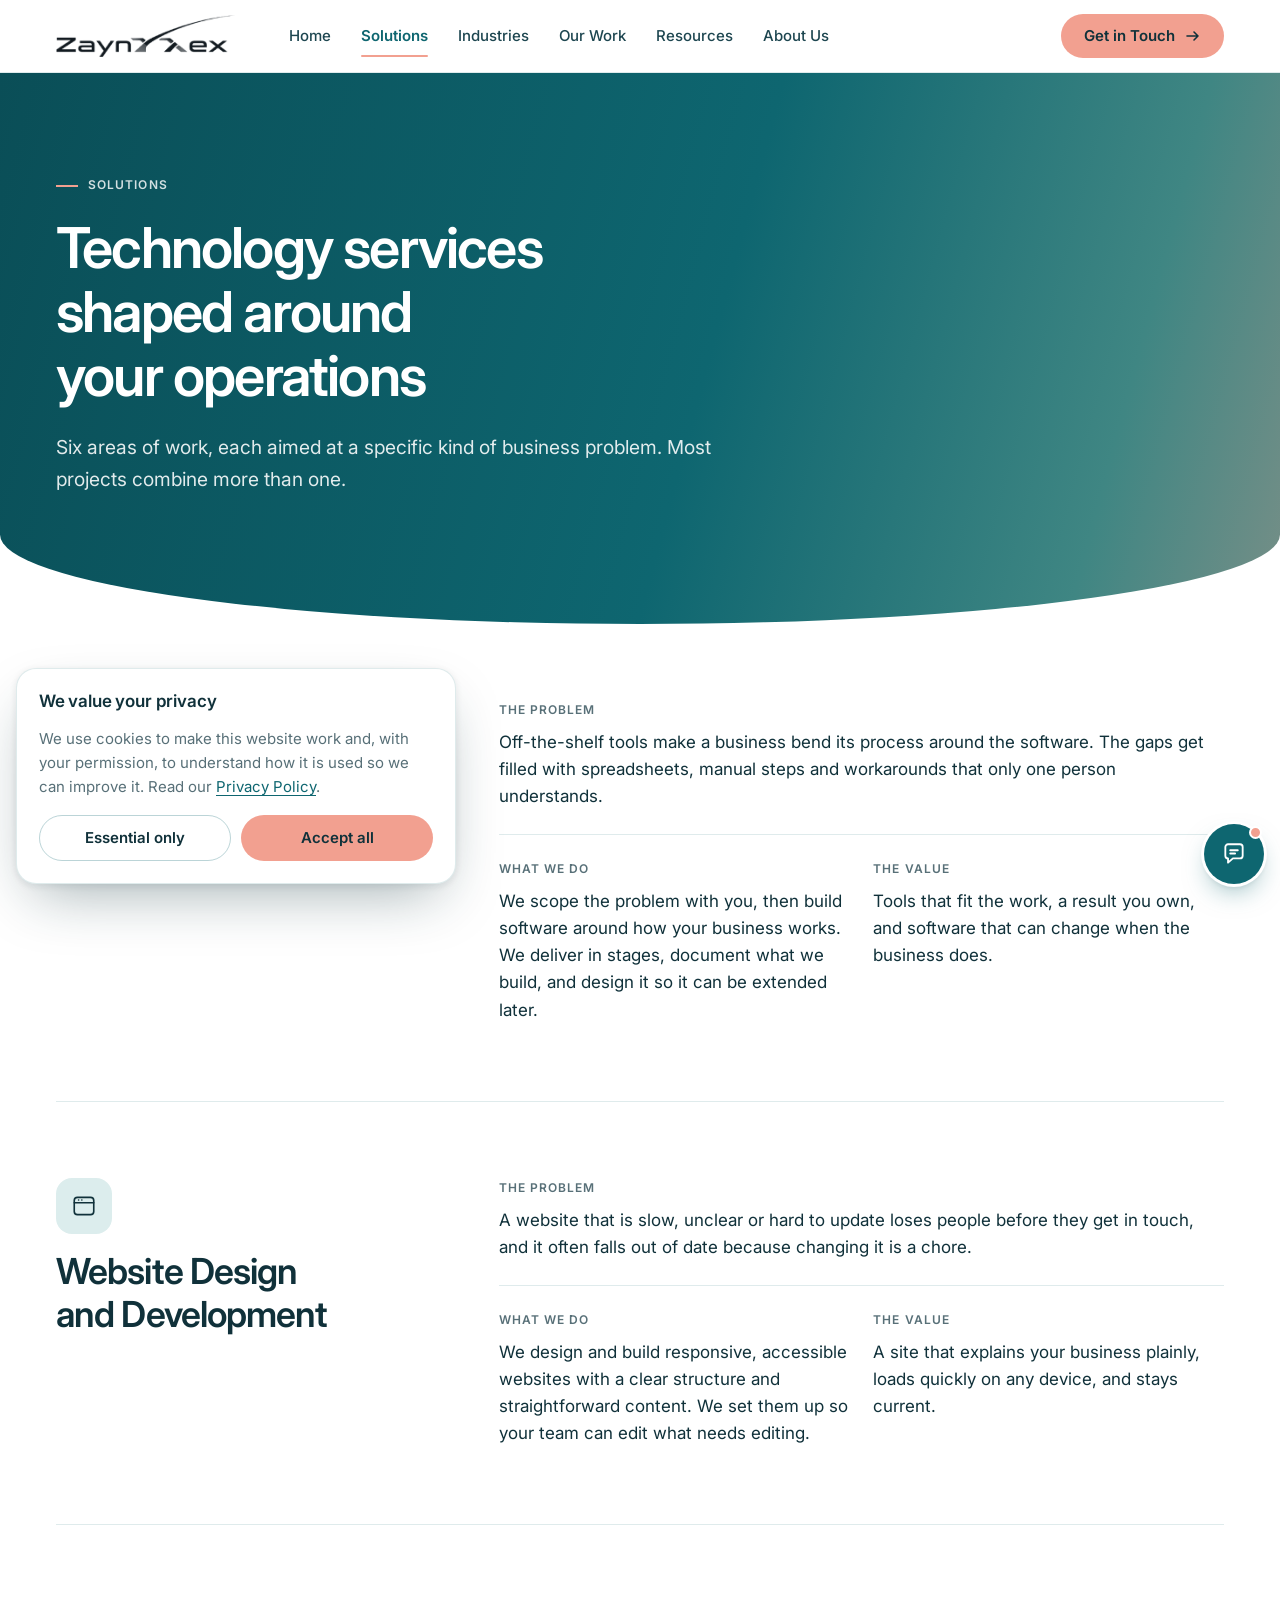
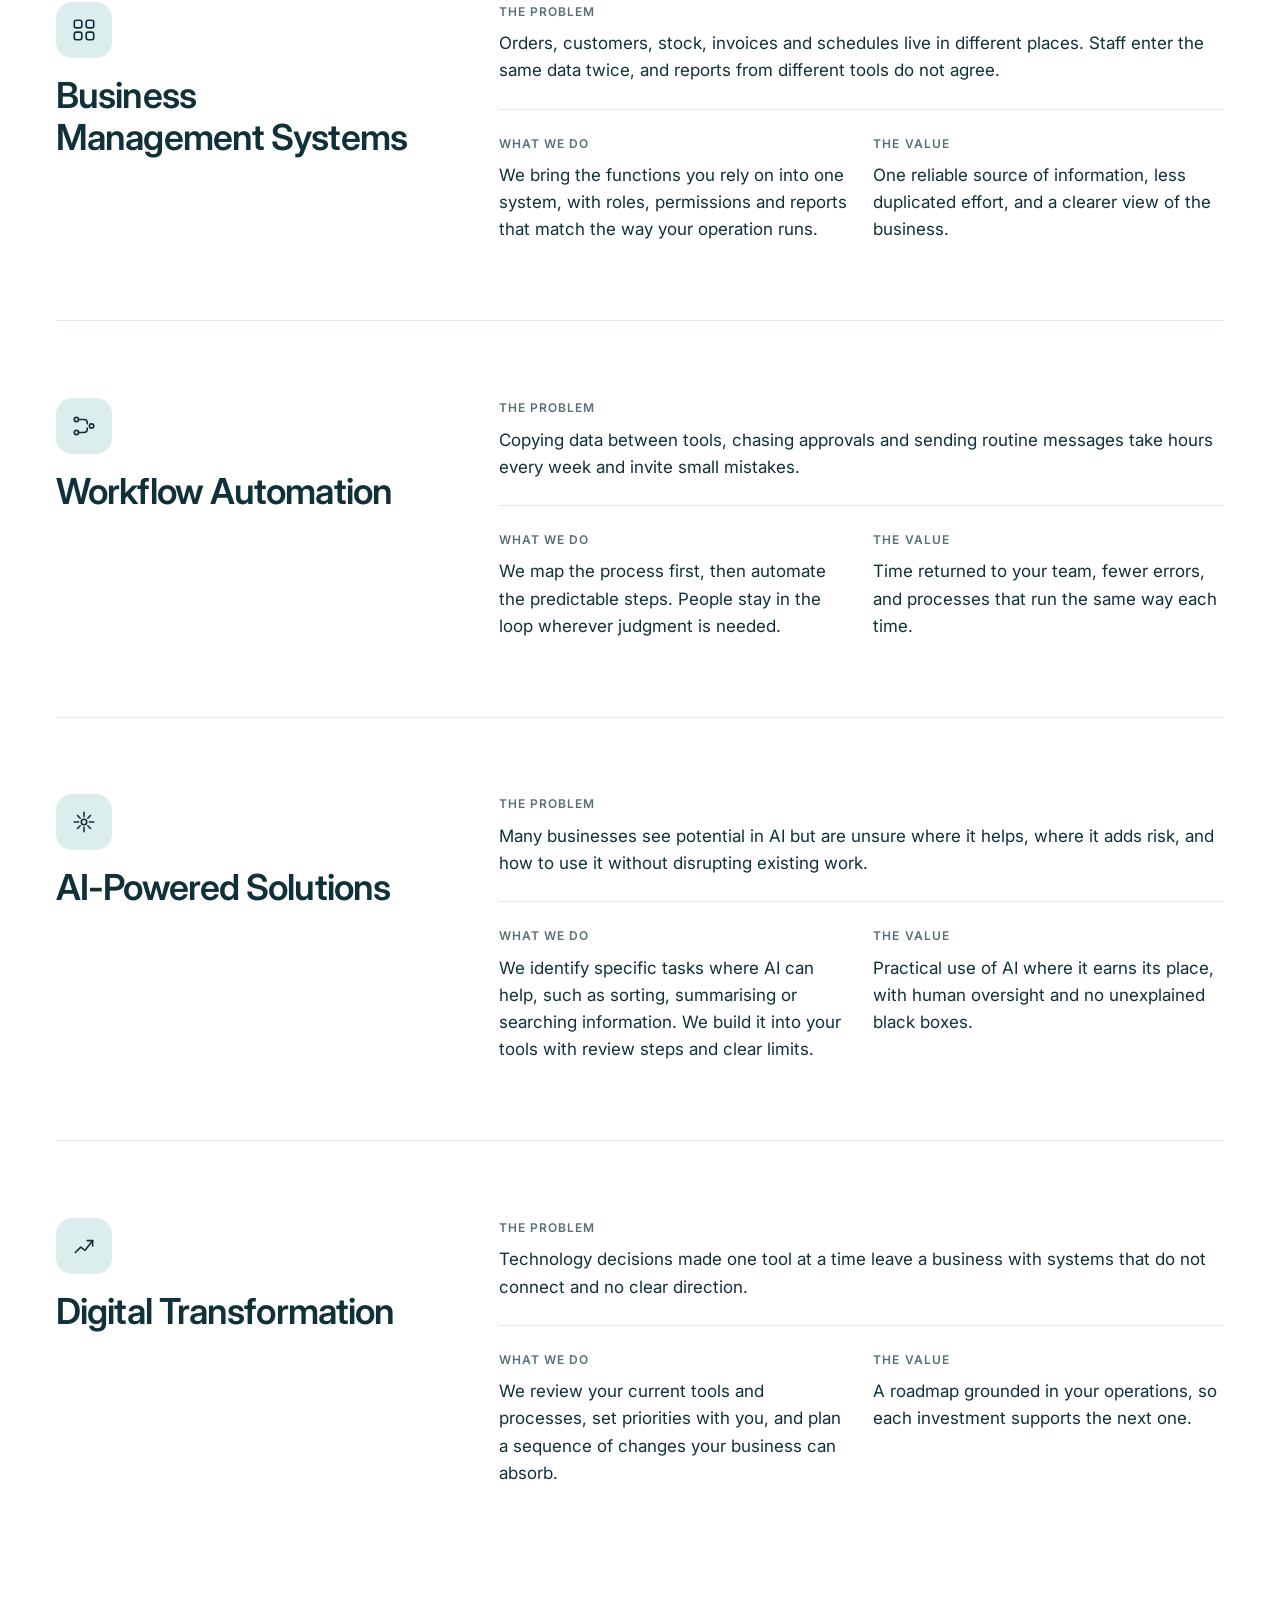
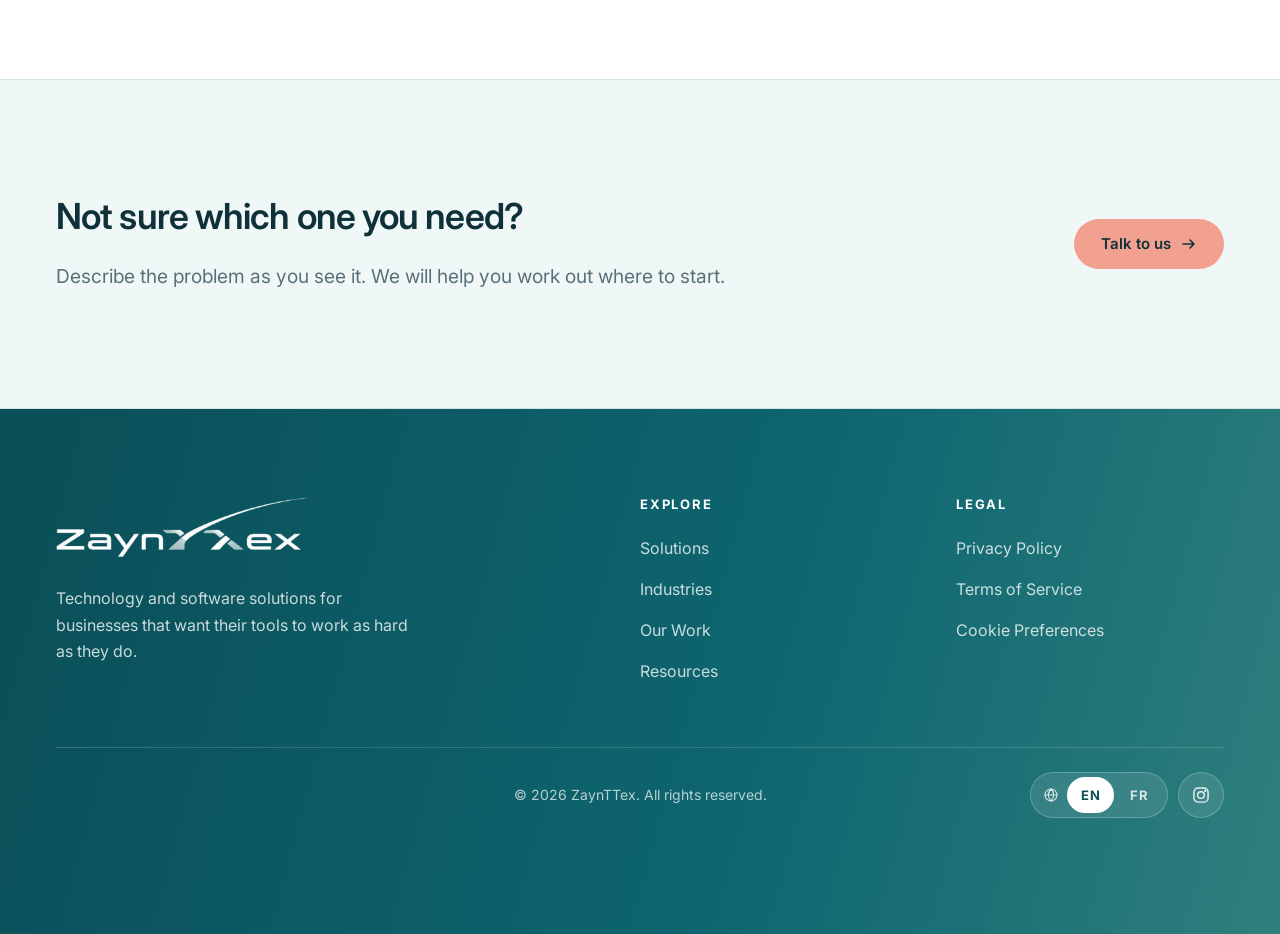
<file: solutions.html>
<!doctype html>
<html lang="en"><head><meta charset="utf-8"><meta name="viewport" content="width=device-width,initial-scale=1,viewport-fit=cover">
<title>Solutions | ZaynTTex</title><meta name="description" content="The services we offer: custom software, websites, business systems, automation, AI and digital transformation.">
<script>(function(){try{var k="zaynttex-lang",v=null;try{v=localStorage.getItem(k)}catch(e){}if(!v){var m=String(window.name||"").match(/zaynttex-lang=(\w\w)/);v=m&&m[1]}if(v!=="en"&&v!=="fr"){var l=navigator.languages&&navigator.languages.length?navigator.languages:[navigator.language||"en"];v="en";for(var i=0;i<l.length;i++){var c=String(l[i]).toLowerCase().slice(0,2);if(c==="en"||c==="fr"){v=c;break}}}try{var nv=performance.getEntriesByType("navigation")[0];if(nv&&nv.type==="back_forward"){history.scrollRestoration="auto"}else{history.scrollRestoration="manual";window.scrollTo(0,0)}}catch(e){}var d=document.documentElement;d.lang=v;d.setAttribute("data-lang",v);if(v==="fr"){d.setAttribute("data-i18n-wait","");setTimeout(function(){d.removeAttribute("data-i18n-wait")},2500)}}catch(e){}})();</script>
<style>html[data-i18n-wait] body{visibility:hidden}</style><noscript><style>html[data-i18n-wait] body{visibility:visible}</style></noscript>
<link rel="stylesheet" href="https://fonts.googleapis.com/css2?family=Inter:wght@400;500;600&display=swap">
<link rel="stylesheet" href="styles.css">
<style>:root{padding-top:env(safe-area-inset-top,0px);padding-bottom:env(safe-area-inset-bottom,0px)}</style>
</head><body>
<a class="skip" href="#main">Skip to content</a>
<header class="site-head">
  <div class="bar"><a class="brand" href="index.html" aria-label="ZaynTTex, home"><img class="brand-logo" src="logo.png" alt="" height="40"></a>
    <nav class="nav-links" aria-label="Main"><ul style="display:contents;list-style:none;margin:0;padding:0"><li style="display:block"><a href="index.html">Home</a></li><li style="display:block"><a href="solutions.html" aria-current="page">Solutions</a></li><li style="display:block"><a href="industries.html">Industries</a></li><li style="display:block"><a href="work.html">Our Work</a></li><li style="display:block"><a href="resources.html">Resources</a></li><li style="display:block"><a href="about.html">About Us</a></li></ul></nav>
    <div class="actions"><a class="btn btn-primary" href="contact.html">Get in Touch <svg viewBox="0 0 16 16" fill="none" stroke="currentColor" stroke-width="1.6" stroke-linecap="round" stroke-linejoin="round" aria-hidden="true"><path d="M2 8h11M9 4l4 4-4 4"/></svg></a>
    <button class="burger" id="menu-btn" type="button" aria-expanded="false" aria-controls="menu-panel" aria-label="Open menu"><span class="ln"><i></i><i></i><i></i></span></button></div>
  </div>
</header>
<div class="mpanel" id="menu-panel">
  <nav aria-label="Mobile"><a class="link" href="index.html">Home</a><a class="link" href="solutions.html" aria-current="page">Solutions</a><a class="link" href="industries.html">Industries</a><a class="link" href="work.html">Our Work</a><a class="link" href="resources.html">Resources</a><a class="link" href="about.html">About Us</a><a class="link" href="contact.html">Contact</a></nav>
  <a class="btn btn-primary" href="contact.html">Get in Touch <svg viewBox="0 0 16 16" fill="none" stroke="currentColor" stroke-width="1.6" stroke-linecap="round" stroke-linejoin="round" aria-hidden="true"><path d="M2 8h11M9 4l4 4-4 4"/></svg></a>
</div>
<main id="main">
<section class="page-head"><div class="wrap"><span class="eyebrow">Solutions</span><h1>Technology services shaped around your operations</h1><p class="lead">Six areas of work, each aimed at a specific kind of business problem. Most projects combine more than one.</p></div></section>
<section class="section" style="padding-top:0"><div class="wrap"><article class="sol"><div class="t"><span class="glyph"><svg viewBox="0 0 24 24" aria-hidden="true"><path d="M9 8l-5 4 5 4M15 8l5 4-5 4M13.5 5l-3 14"/></svg></span><h2>Custom Software Development</h2></div>
<dl><div><dt>The problem</dt><dd>Off-the-shelf tools make a business bend its process around the software. The gaps get filled with spreadsheets, manual steps and workarounds that only one person understands.</dd></div><div><dt>What we do</dt><dd>We scope the problem with you, then build software around how your business works. We deliver in stages, document what we build, and design it so it can be extended later.</dd></div><div><dt>The value</dt><dd>Tools that fit the work, a result you own, and software that can change when the business does.</dd></div></dl></article><article class="sol"><div class="t"><span class="glyph"><svg viewBox="0 0 24 24" aria-hidden="true"><rect x="3" y="4" width="18" height="16" rx="3"/><path d="M3 9h18M7 6.5h.01M10 6.5h.01"/></svg></span><h2>Website Design and Development</h2></div>
<dl><div><dt>The problem</dt><dd>A website that is slow, unclear or hard to update loses people before they get in touch, and it often falls out of date because changing it is a chore.</dd></div><div><dt>What we do</dt><dd>We design and build responsive, accessible websites with a clear structure and straightforward content. We set them up so your team can edit what needs editing.</dd></div><div><dt>The value</dt><dd>A site that explains your business plainly, loads quickly on any device, and stays current.</dd></div></dl></article><article class="sol"><div class="t"><span class="glyph"><svg viewBox="0 0 24 24" aria-hidden="true"><rect x="3" y="3" width="7" height="7" rx="2"/><rect x="14" y="3" width="7" height="7" rx="2"/><rect x="3" y="14" width="7" height="7" rx="2"/><rect x="14" y="14" width="7" height="7" rx="2"/></svg></span><h2>Business Management Systems</h2></div>
<dl><div><dt>The problem</dt><dd>Orders, customers, stock, invoices and schedules live in different places. Staff enter the same data twice, and reports from different tools do not agree.</dd></div><div><dt>What we do</dt><dd>We bring the functions you rely on into one system, with roles, permissions and reports that match the way your operation runs.</dd></div><div><dt>The value</dt><dd>One reliable source of information, less duplicated effort, and a clearer view of the business.</dd></div></dl></article><article class="sol"><div class="t"><span class="glyph"><svg viewBox="0 0 24 24" aria-hidden="true"><circle cx="5" cy="6" r="2"/><circle cx="19" cy="12" r="2"/><circle cx="5" cy="18" r="2"/><path d="M7 6h5a3 3 0 013 3v1M7 18h5a3 3 0 003-3v-1"/></svg></span><h2>Workflow Automation</h2></div>
<dl><div><dt>The problem</dt><dd>Copying data between tools, chasing approvals and sending routine messages take hours every week and invite small mistakes.</dd></div><div><dt>What we do</dt><dd>We map the process first, then automate the predictable steps. People stay in the loop wherever judgment is needed.</dd></div><div><dt>The value</dt><dd>Time returned to your team, fewer errors, and processes that run the same way each time.</dd></div></dl></article><article class="sol"><div class="t"><span class="glyph"><svg viewBox="0 0 24 24" aria-hidden="true"><path d="M12 3v4M12 17v4M3 12h4M17 12h4M6 6l2.5 2.5M15.5 15.5L18 18M18 6l-2.5 2.5M8.5 15.5L6 18"/><circle cx="12" cy="12" r="2.5"/></svg></span><h2>AI-Powered Solutions</h2></div>
<dl><div><dt>The problem</dt><dd>Many businesses see potential in AI but are unsure where it helps, where it adds risk, and how to use it without disrupting existing work.</dd></div><div><dt>What we do</dt><dd>We identify specific tasks where AI can help, such as sorting, summarising or searching information. We build it into your tools with review steps and clear limits.</dd></div><div><dt>The value</dt><dd>Practical use of AI where it earns its place, with human oversight and no unexplained black boxes.</dd></div></dl></article><article class="sol"><div class="t"><span class="glyph"><svg viewBox="0 0 24 24" aria-hidden="true"><path d="M4 18l5-5 4 3 7-9"/><path d="M15 7h5v5"/></svg></span><h2>Digital Transformation</h2></div>
<dl><div><dt>The problem</dt><dd>Technology decisions made one tool at a time leave a business with systems that do not connect and no clear direction.</dd></div><div><dt>What we do</dt><dd>We review your current tools and processes, set priorities with you, and plan a sequence of changes your business can absorb.</dd></div><div><dt>The value</dt><dd>A roadmap grounded in your operations, so each investment supports the next one.</dd></div></dl></article></div></section>
<section class="section band"><div class="wrap note"><div class="stack"><h2>Not sure which one you need?</h2><p class="lead">Describe the problem as you see it. We will help you work out where to start.</p></div><a class="btn btn-primary" href="contact.html">Talk to us <svg viewBox="0 0 16 16" fill="none" stroke="currentColor" stroke-width="1.6" stroke-linecap="round" stroke-linejoin="round" aria-hidden="true"><path d="M2 8h11M9 4l4 4-4 4"/></svg></a></div></section>
</main>
<footer class="foot"><div class="wrap">
  <div class="foot-grid">
    <div class="fbrand"><a class="brand" href="index.html" aria-label="ZaynTTex, home"><img class="brand-logo" src="logo-white.png" alt="" height="40"></a><p>Technology and software solutions for businesses that want their tools to work as hard as they do.</p></div>
    <div class="fcol"><h2 class="ftitle">Explore</h2><ul><li><a href="solutions.html">Solutions</a></li><li><a href="industries.html">Industries</a></li><li><a href="work.html">Our Work</a></li><li><a href="resources.html">Resources</a></li></ul></div>
    <div class="fcol"><h2 class="ftitle">Legal</h2><ul><li><a href="privacy.html">Privacy Policy</a></li><li><a href="terms.html">Terms of Service</a></li><li><a href="#" data-cookie>Cookie Preferences</a></li></ul></div>
  </div>
  <div class="legal"><span class="legal-copy">&copy; 2026 ZaynTTex. All rights reserved.</span>
    <div class="foot-tools"><div class="lang" role="group" aria-label="Language"><svg viewBox="0 0 24 24" aria-hidden="true"><circle cx="12" cy="12" r="9"/><path d="M3 12h18M12 3c2.6 2.6 4 5.7 4 9s-1.4 6.4-4 9c-2.6-2.6-4-5.7-4-9s1.4-6.4 4-9z"/></svg><button type="button" class="lang-btn" data-lang="en" lang="en" aria-label="English" title="English" aria-pressed="true">EN</button><button type="button" class="lang-btn" data-lang="fr" lang="fr" aria-label="Fran&ccedil;ais" title="Fran&ccedil;ais" aria-pressed="false">FR</button></div><a class="social" href="https://www.instagram.com/" target="_blank" rel="noopener" aria-label="Instagram" title="Instagram"><svg viewBox="0 0 24 24" aria-hidden="true"><rect x="3.5" y="3.5" width="17" height="17" rx="5"/><circle cx="12" cy="12" r="4"/><circle cx="17.2" cy="6.8" r=".6" fill="currentColor"/></svg></a></div></div>
</div></footer>
<script>(function () {
  "use strict";
  var FR = {"Skip to content": "Aller au contenu", "Home": "Accueil", "Solutions": "Solutions", "Industries": "Secteurs", "Our Work": "Nos r\u00e9alisations", "Resources": "Ressources", "About Us": "\u00c0 propos", "Get in Touch": "Nous contacter", "Contact": "Contact", "Technology and software solutions": "Solutions technologiques et logicielles", "Technology That Moves Businesses Forward.": "La technologie qui fait avancer les entreprises.", "We design and develop digital solutions that simplify complexity, improve operations, and help businesses grow.": "Nous concevons et d\u00e9veloppons des solutions num\u00e9riques qui simplifient la complexit\u00e9, am\u00e9liorent les op\u00e9rations et aident les entreprises \u00e0 se d\u00e9velopper.", "Explore Our Solutions": "D\u00e9couvrir nos solutions", "Let\u2019s Talk": "Parlons-en", "Stock and operations": "Stocks et op\u00e9rations", "Dashboard": "Tableau de bord", "Inventory": "Inventaire", "Orders": "Commandes", "Rooms and tables": "Chambres et tables", "Today": "Aujourd\u2019hui", "Low stock": "Stock faible", "Open orders": "Commandes en cours", "Occupancy": "Occupation", "Stock used this week": "Stock utilis\u00e9 cette semaine", "Item": "Article", "Stock level": "Niveau de stock", "Status": "Statut", "Tomatoes": "Tomates", "Kitchen": "Cuisine", "In stock": "En stock", "Olive oil": "Huile d\u2019olive", "Coffee beans": "Caf\u00e9 en grains", "Bar": "Bar", "Low": "Faible", "Ordered": "Command\u00e9", "Bed linen": "Linge de lit", "Housekeeping": "M\u00e9nage", "Towels": "Serviettes", "Purchase orders": "Bons de commande", "Fresh produce": "Produits frais", "Delivered": "Livr\u00e9", "Linen service": "Service de linge", "On the way": "En route", "Bar supplies": "Fournitures du bar", "Draft": "Brouillon", "Free": "Libre", "Occupied": "Occup\u00e9", "Cleaning": "Nettoyage", "Tables": "Tables", "Rooms": "Chambres", "Who we are": "Qui nous sommes", "We are a technology partner for businesses that have outgrown their spreadsheets, their patchwork of apps, or their current website.": "Nous sommes un partenaire technologique pour les entreprises qui d\u00e9passent leurs tableurs, leur mosa\u00efque d\u2019applications ou leur site web actuel.", "We build custom software, websites, management systems and automations. The goal is always the same: tools that fit the way your business works and are simple enough to use every day.": "Nous cr\u00e9ons des logiciels sur mesure, des sites web, des syst\u00e8mes de gestion et des automatisations. L\u2019objectif est toujours le m\u00eame : des outils adapt\u00e9s \u00e0 votre fa\u00e7on de travailler et assez simples pour \u00eatre utilis\u00e9s tous les jours.", "We also see this work as the groundwork for software products of our own, built on what we learn from solving real operational problems.": "Nous voyons aussi ce travail comme la base de nos propres produits logiciels, construits \u00e0 partir de ce que nous apprenons en r\u00e9solvant de vrais probl\u00e8mes op\u00e9rationnels.", "What we do": "Ce que nous faisons", "Six ways we help businesses work better": "Six fa\u00e7ons d\u2019aider les entreprises \u00e0 mieux fonctionner", "From a single custom tool to a full change in how your business runs, the work starts with the problem and ends with something your team can use.": "D\u2019un simple outil sur mesure \u00e0 une transformation compl\u00e8te de votre fonctionnement, le travail commence par le probl\u00e8me et aboutit \u00e0 quelque chose que votre \u00e9quipe peut utiliser.", "Custom Software Development": "D\u00e9veloppement de logiciels sur mesure", "Software built around how your business actually works.": "Des logiciels con\u00e7us autour de la fa\u00e7on dont votre entreprise fonctionne r\u00e9ellement.", "Website Design and Development": "Conception et d\u00e9veloppement de sites web", "Fast, clear websites your team can keep up to date.": "Des sites rapides et clairs que votre \u00e9quipe peut tenir \u00e0 jour.", "Business Management Systems": "Syst\u00e8mes de gestion d\u2019entreprise", "Orders, customers, stock and reporting in one place.": "Commandes, clients, stocks et rapports au m\u00eame endroit.", "Workflow Automation": "Automatisation des processus", "Fewer repetitive tasks and fewer copy-and-paste errors.": "Moins de t\u00e2ches r\u00e9p\u00e9titives et moins d\u2019erreurs de copier-coller.", "AI-Powered Solutions": "Solutions bas\u00e9es sur l\u2019IA", "AI applied to specific tasks, with clear limits and review.": "L\u2019IA appliqu\u00e9e \u00e0 des t\u00e2ches pr\u00e9cises, avec des limites claires et une relecture.", "Digital Transformation": "Transformation num\u00e9rique", "A practical plan for moving from scattered tools to connected systems.": "Un plan concret pour passer d\u2019outils dispers\u00e9s \u00e0 des syst\u00e8mes connect\u00e9s.", "How we work": "Notre fa\u00e7on de travailler", "From the problem to a working solution": "Du probl\u00e8me \u00e0 une solution qui fonctionne", "A simple sequence, applied with care. You see progress at every stage and stay involved in the decisions that matter.": "Une s\u00e9quence simple, appliqu\u00e9e avec soin. Vous voyez l\u2019avancement \u00e0 chaque \u00e9tape et restez impliqu\u00e9 dans les d\u00e9cisions importantes.", "Listen": "\u00c9couter", "We start with your operation: how work moves, where it slows down, and what the people doing it need.": "Nous partons de votre activit\u00e9 : comment le travail circule, o\u00f9 il ralentit et ce dont les personnes qui le font ont besoin.", "Map": "Cartographier", "We describe the problem and the options in plain terms, and agree on a scope before building anything.": "Nous d\u00e9crivons le probl\u00e8me et les options en termes simples, et convenons d\u2019un p\u00e9rim\u00e8tre avant de construire quoi que ce soit.", "Build": "Construire", "We deliver in small stages you can review, so direction can change while change is still cheap.": "Nous livrons par petites \u00e9tapes que vous pouvez examiner, afin que la direction puisse changer tant que le changement co\u00fbte peu.", "Refine": "Affiner", "After launch we look at how the work is going and adjust, document and hand over what you need.": "Apr\u00e8s le lancement, nous observons comment cela se passe, puis nous ajustons, documentons et transmettons ce dont vous avez besoin.", "Built for the way different businesses operate": "Con\u00e7u pour la fa\u00e7on de travailler de chaque entreprise", "Every sector has its own routines and pressures. We learn yours before we propose anything.": "Chaque secteur a ses routines et ses contraintes. Nous apprenons les v\u00f4tres avant de proposer quoi que ce soit.", "All industries": "Tous les secteurs", "Retail and Commerce": "Commerce et distribution", "Restaurants and Hospitality": "Restauration et h\u00f4tellerie", "Professional Services": "Services professionnels", "Small and Medium Businesses": "Petites et moyennes entreprises", "Other sectors": "Autres secteurs", "Have a business problem worth solving?": "Un probl\u00e8me d\u2019entreprise \u00e0 r\u00e9soudre ?", "Tell us what is slowing your business down. We will talk it through and say plainly whether and how we can help.": "Dites-nous ce qui ralentit votre entreprise. Nous en discuterons et vous dirons franchement si et comment nous pouvons aider.", "Start a conversation": "D\u00e9marrer la conversation", "See what we do": "Voir ce que nous faisons", "Technology and software solutions for businesses that want their tools to work as hard as they do.": "Des solutions technologiques et logicielles pour les entreprises qui veulent des outils aussi efficaces qu\u2019elles.", "Explore": "Explorer", "Legal": "Mentions l\u00e9gales", "Privacy Policy": "Politique de confidentialit\u00e9", "Terms of Service": "Conditions d\u2019utilisation", "Cookie Preferences": "Pr\u00e9f\u00e9rences des cookies", "\u00a9 2026 ZaynTTex. All rights reserved.": "\u00a9 2026 ZaynTTex. Tous droits r\u00e9serv\u00e9s.", "Language": "Langue", "Chat with us": "Discutez avec nous", "We reply on WhatsApp": "Nous r\u00e9pondons sur WhatsApp", "Hello. Tell us what you are working on and we will reply as soon as we can.": "Bonjour. Dites-nous sur quoi vous travaillez et nous vous r\u00e9pondrons d\u00e8s que possible.", "Chat on WhatsApp": "Discuter sur WhatsApp", "Opens WhatsApp in a new tab.": "Ouvre WhatsApp dans un nouvel onglet.", "We value your privacy": "Nous respectons votre vie priv\u00e9e", "We use cookies to make this website work and, with your permission, to understand how it is used so we can improve it. Read our": "Nous utilisons des cookies pour faire fonctionner ce site et, avec votre accord, pour comprendre comment il est utilis\u00e9 afin de l\u2019am\u00e9liorer. Consultez notre", "Essential only": "Essentiels uniquement", "Accept all": "Tout accepter", "ZaynTTex, home": "ZaynTTex, accueil", "Main": "Principal", "Open menu": "Ouvrir le menu", "Close menu": "Fermer le menu", "Mobile": "Mobile", "Open chat": "Ouvrir le chat", "Close chat": "Fermer le chat", "Cookie preferences": "Pr\u00e9f\u00e9rences des cookies", "Animated inventory console for a restaurant or hotel, with a mouse pointer moving between dashboard, inventory, orders and rooms pages": "Console d\u2019inventaire anim\u00e9e pour un restaurant ou un h\u00f4tel, avec un pointeur de souris qui passe du tableau de bord \u00e0 l\u2019inventaire, aux commandes et aux chambres", "Custom software, websites, management systems and automation that help businesses simplify operations and grow.": "Logiciels sur mesure, sites web, syst\u00e8mes de gestion et automatisation pour aider les entreprises \u00e0 simplifier leurs op\u00e9rations et \u00e0 se d\u00e9velopper.", "Solutions | ZaynTTex": "Solutions | ZaynTTex", "Industries | ZaynTTex": "Secteurs | ZaynTTex", "Our Work | ZaynTTex": "Nos r\u00e9alisations | ZaynTTex", "Resources | ZaynTTex": "Ressources | ZaynTTex", "About Us | ZaynTTex": "\u00c0 propos | ZaynTTex", "Contact | ZaynTTex": "Contact | ZaynTTex", "Privacy Policy | ZaynTTex": "Politique de confidentialit\u00e9 | ZaynTTex", "Terms of Service | ZaynTTex": "Conditions d\u2019utilisation | ZaynTTex", "Technology services shaped around your operations": "Des services technologiques fa\u00e7onn\u00e9s autour de vos op\u00e9rations", "Six areas of work, each aimed at a specific kind of business problem. Most projects combine more than one.": "Six domaines de travail, chacun visant un type pr\u00e9cis de probl\u00e8me d\u2019entreprise. La plupart des projets en combinent plusieurs.", "The problem": "Le probl\u00e8me", "The value": "La valeur", "Off-the-shelf tools make a business bend its process around the software. The gaps get filled with spreadsheets, manual steps and workarounds that only one person understands.": "Les outils standards obligent l\u2019entreprise \u00e0 adapter ses processus au logiciel. Les manques sont combl\u00e9s par des tableurs, des \u00e9tapes manuelles et des solutions de contournement que seule une personne comprend.", "We scope the problem with you, then build software around how your business works. We deliver in stages, document what we build, and design it so it can be extended later.": "Nous d\u00e9finissons le probl\u00e8me avec vous, puis construisons un logiciel autour de votre fonctionnement. Nous livrons par \u00e9tapes, documentons ce que nous cr\u00e9ons et le concevons pour qu\u2019il puisse \u00e9voluer.", "Tools that fit the work, a result you own, and software that can change when the business does.": "Des outils adapt\u00e9s au travail, un r\u00e9sultat qui vous appartient et un logiciel qui \u00e9volue avec votre entreprise.", "A website that is slow, unclear or hard to update loses people before they get in touch, and it often falls out of date because changing it is a chore.": "Un site lent, confus ou difficile \u00e0 mettre \u00e0 jour fait perdre des visiteurs avant qu\u2019ils ne vous contactent, et il devient vite obsol\u00e8te parce que le modifier est une corv\u00e9e.", "We design and build responsive, accessible websites with a clear structure and straightforward content. We set them up so your team can edit what needs editing.": "Nous concevons et r\u00e9alisons des sites adaptatifs et accessibles, avec une structure claire et un contenu simple. Nous les configurons pour que votre \u00e9quipe puisse modifier ce qui doit l\u2019\u00eatre.", "A site that explains your business plainly, loads quickly on any device, and stays current.": "Un site qui pr\u00e9sente clairement votre activit\u00e9, se charge vite sur tout appareil et reste \u00e0 jour.", "Orders, customers, stock, invoices and schedules live in different places. Staff enter the same data twice, and reports from different tools do not agree.": "Commandes, clients, stocks, factures et plannings sont dispers\u00e9s. Le personnel saisit deux fois les m\u00eames donn\u00e9es et les rapports de diff\u00e9rents outils ne concordent pas.", "We bring the functions you rely on into one system, with roles, permissions and reports that match the way your operation runs.": "Nous r\u00e9unissons les fonctions dont vous avez besoin dans un seul syst\u00e8me, avec des r\u00f4les, des permissions et des rapports adapt\u00e9s \u00e0 votre activit\u00e9.", "One reliable source of information, less duplicated effort, and a clearer view of the business.": "Une source d\u2019information fiable, moins de doubles saisies et une vision plus claire de l\u2019entreprise.", "Copying data between tools, chasing approvals and sending routine messages take hours every week and invite small mistakes.": "Copier des donn\u00e9es d\u2019un outil \u00e0 l\u2019autre, relancer pour des validations et envoyer des messages de routine prennent des heures chaque semaine et provoquent de petites erreurs.", "We map the process first, then automate the predictable steps. People stay in the loop wherever judgment is needed.": "Nous cartographions d\u2019abord le processus, puis automatisons les \u00e9tapes pr\u00e9visibles. Les personnes restent dans la boucle partout o\u00f9 un jugement est n\u00e9cessaire.", "Time returned to your team, fewer errors, and processes that run the same way each time.": "Du temps rendu \u00e0 votre \u00e9quipe, moins d\u2019erreurs et des processus qui se d\u00e9roulent de la m\u00eame fa\u00e7on \u00e0 chaque fois.", "Many businesses see potential in AI but are unsure where it helps, where it adds risk, and how to use it without disrupting existing work.": "Beaucoup d\u2019entreprises voient le potentiel de l\u2019IA mais ne savent pas o\u00f9 elle aide, o\u00f9 elle ajoute des risques, ni comment l\u2019utiliser sans perturber le travail existant.", "We identify specific tasks where AI can help, such as sorting, summarising or searching information. We build it into your tools with review steps and clear limits.": "Nous identifions les t\u00e2ches pr\u00e9cises o\u00f9 l\u2019IA peut aider, comme trier, r\u00e9sumer ou rechercher de l\u2019information. Nous l\u2019int\u00e9grons \u00e0 vos outils avec des \u00e9tapes de relecture et des limites claires.", "Practical use of AI where it earns its place, with human oversight and no unexplained black boxes.": "Un usage concret de l\u2019IA l\u00e0 o\u00f9 elle a sa place, avec un contr\u00f4le humain et sans bo\u00eete noire inexpliqu\u00e9e.", "Technology decisions made one tool at a time leave a business with systems that do not connect and no clear direction.": "Des d\u00e9cisions technologiques prises outil par outil laissent l\u2019entreprise avec des syst\u00e8mes qui ne communiquent pas et sans direction claire.", "We review your current tools and processes, set priorities with you, and plan a sequence of changes your business can absorb.": "Nous examinons vos outils et processus actuels, d\u00e9finissons les priorit\u00e9s avec vous et planifions une suite de changements que votre entreprise peut absorber.", "A roadmap grounded in your operations, so each investment supports the next one.": "Une feuille de route ancr\u00e9e dans vos op\u00e9rations, pour que chaque investissement soutienne le suivant.", "Not sure which one you need?": "Vous ne savez pas laquelle choisir ?", "Describe the problem as you see it. We will help you work out where to start.": "D\u00e9crivez le probl\u00e8me tel que vous le voyez. Nous vous aiderons \u00e0 savoir par o\u00f9 commencer.", "Talk to us": "Parlez-nous", "The services we offer: custom software, websites, business systems, automation, AI and digital transformation.": "Nos services : logiciels sur mesure, sites web, syst\u00e8mes de gestion, automatisation, IA et transformation num\u00e9rique.", "Different businesses, different pressures": "Des entreprises diff\u00e9rentes, des contraintes diff\u00e9rentes", "The challenges below are typical for each sector. We use them as a starting point, then adapt to your actual operation.": "Les d\u00e9fis ci-dessous sont typiques de chaque secteur. Nous les utilisons comme point de d\u00e9part, puis nous nous adaptons \u00e0 votre activit\u00e9 r\u00e9elle.", "Common challenges": "D\u00e9fis courants", "How technology helps": "Comment la technologie aide", "Stock levels that differ between the shop, the website and the warehouse": "Des niveaux de stock qui diff\u00e8rent entre la boutique, le site web et l\u2019entrep\u00f4t", "Orders handled by hand across several channels": "Des commandes trait\u00e9es \u00e0 la main sur plusieurs canaux", "Little visibility into what sells and what sits": "Peu de visibilit\u00e9 sur ce qui se vend et ce qui stagne", "Inventory and order systems that keep channels in step": "Des syst\u00e8mes d\u2019inventaire et de commandes qui synchronisent les canaux", "Online stores connected to back-office tools": "Des boutiques en ligne connect\u00e9es aux outils de gestion", "Simple reporting on sales and stock": "Des rapports simples sur les ventes et les stocks", "Bookings taken by phone, message and paper": "Des r\u00e9servations prises par t\u00e9l\u00e9phone, message et papier", "Menus, suppliers and costs tracked in separate places": "Menus, fournisseurs et co\u00fbts suivis \u00e0 des endroits s\u00e9par\u00e9s", "Rotas that take hours to plan and change": "Des plannings qui prennent des heures \u00e0 \u00e9tablir et \u00e0 modifier", "Reservation and ordering tools that fit your service": "Des outils de r\u00e9servation et de commande adapt\u00e9s \u00e0 votre service", "Supplier and stock tracking": "Suivi des fournisseurs et des stocks", "Scheduling that reflects demand and availability": "Une planification qui refl\u00e8te la demande et les disponibilit\u00e9s", "Time and billing managed in spreadsheets": "Temps et facturation g\u00e9r\u00e9s dans des tableurs", "Client information scattered across inboxes": "Des informations clients dispers\u00e9es dans les bo\u00eetes mail", "Documents prepared by hand, again and again": "Des documents pr\u00e9par\u00e9s \u00e0 la main, encore et encore", "Client portals and project tracking": "Portails clients et suivi de projets", "Automated invoicing and payment reminders": "Facturation automatis\u00e9e et rappels de paiement", "Document workflows with approval steps": "Circuits de documents avec \u00e9tapes de validation", "Growing faster than the systems behind the business": "Une croissance plus rapide que les syst\u00e8mes qui la soutiennent", "Knowledge held by one or two people": "Un savoir d\u00e9tenu par une ou deux personnes", "Tools bought one at a time that do not work together": "Des outils achet\u00e9s un \u00e0 un qui ne fonctionnent pas ensemble", "Right-sized systems that cover the essentials": "Des syst\u00e8mes \u00e0 la bonne taille qui couvrent l\u2019essentiel", "Automation of routine admin": "Automatisation de l\u2019administratif courant", "A website that carries the business and is easy to maintain": "Un site web qui porte l\u2019activit\u00e9 et se maintient facilement", "Other Business Sectors": "Autres secteurs d\u2019activit\u00e9", "Sector-specific routines, rules and reporting duties": "Routines, r\u00e8gles et obligations de reporting propres au secteur", "Legacy tools that are difficult to replace": "Des outils anciens difficiles \u00e0 remplacer", "Processes that were never written down": "Des processus qui n\u2019ont jamais \u00e9t\u00e9 document\u00e9s", "A conversation first, to understand how your sector works": "D\u2019abord une conversation pour comprendre comment fonctionne votre secteur", "A scoped plan that builds only what you need": "Un plan cadr\u00e9 qui ne construit que ce dont vous avez besoin", "Software that can adapt as requirements change": "Un logiciel qui s\u2019adapte quand les besoins \u00e9voluent", "Does your sector look different?": "Votre secteur est diff\u00e9rent ?", "Many of the problems we solve are the same across sectors. Tell us about yours and we will tell you what we think.": "Beaucoup des probl\u00e8mes que nous r\u00e9solvons sont les m\u00eames d\u2019un secteur \u00e0 l\u2019autre. Parlez-nous du v\u00f4tre et nous vous dirons ce que nous en pensons.", "How technology can address operational challenges in retail, hospitality, professional services and small businesses.": "Comment la technologie peut r\u00e9pondre aux d\u00e9fis op\u00e9rationnels du commerce, de l\u2019h\u00f4tellerie-restauration, des services professionnels et des petites entreprises.", "Selected projects will appear here": "Les projets s\u00e9lectionn\u00e9s appara\u00eetront ici", "This page is ready for case studies. Each project will include screenshots, the problem it addressed, and how it was solved.": "Cette page est pr\u00eate \u00e0 accueillir des \u00e9tudes de cas. Chaque projet comprendra des captures d\u2019\u00e9cran, le probl\u00e8me trait\u00e9 et la fa\u00e7on dont il a \u00e9t\u00e9 r\u00e9solu.", "Featured project: screenshots coming soon": "Projet \u00e0 la une : captures d\u2019\u00e9cran \u00e0 venir", "Sector / project type": "Secteur / type de projet", "Project placeholder": "Emplacement de projet", "Future case studies": "Futures \u00e9tudes de cas", "What each project page will cover": "Ce que couvrira chaque page de projet", "A consistent structure, so every case study is easy to read and compare.": "Une structure homog\u00e8ne, pour que chaque \u00e9tude de cas soit facile \u00e0 lire et \u00e0 comparer.", "Context": "Contexte", "Who the project was for and the situation they were in.": "Pour qui \u00e9tait le projet et dans quelle situation il s\u2019inscrivait.", "Challenge": "D\u00e9fi", "The specific problem to be solved and why it mattered.": "Le probl\u00e8me pr\u00e9cis \u00e0 r\u00e9soudre et pourquoi il comptait.", "Approach": "Approche", "How the work was scoped, designed and built.": "Comment le travail a \u00e9t\u00e9 cadr\u00e9, con\u00e7u et r\u00e9alis\u00e9.", "Screens": "\u00c9crans", "Interface screenshots and short walkthroughs.": "Captures d\u2019\u00e9cran de l\u2019interface et courtes d\u00e9monstrations.", "Outcome": "R\u00e9sultat", "What changed, described with facts the client has confirmed.": "Ce qui a chang\u00e9, d\u00e9crit avec des faits confirm\u00e9s par le client.", "Want to be one of the first?": "Envie d\u2019\u00eatre parmi les premiers ?", "We would like to build the first projects on this page with the right partners. If you have a problem that fits, get in touch.": "Nous aimerions r\u00e9aliser les premiers projets de cette page avec les bons partenaires. Si vous avez un probl\u00e8me qui correspond, contactez-nous.", "A portfolio page prepared for future case studies, screenshots and project descriptions.": "Une page de r\u00e9alisations pr\u00eate pour de futures \u00e9tudes de cas, captures d\u2019\u00e9cran et descriptions de projets.", "Knowledge for businesses going digital": "Des connaissances pour les entreprises qui passent au num\u00e9rique", "We plan to publish articles, guides and explanations here. Nothing has been published yet, and this page will grow as content is added.": "Nous pr\u00e9voyons de publier ici des articles, des guides et des explications. Rien n\u2019a encore \u00e9t\u00e9 publi\u00e9 et cette page s\u2019enrichira au fil des contenus ajout\u00e9s.", "Featured": "\u00c0 la une", "The first article will be featured here": "Le premier article sera mis en avant ici", "A large image, a headline and a short summary. When content is ready, this space introduces the most useful piece.": "Une grande image, un titre et un court r\u00e9sum\u00e9. Quand le contenu sera pr\u00eat, cet espace pr\u00e9sentera le contenu le plus utile.", "Topics": "Th\u00e8mes", "What you will find here": "Ce que vous trouverez ici", "Five areas, each with its own listing once there is something to read.": "Cinq th\u00e8mes, chacun avec sa propre liste d\u00e8s qu\u2019il y aura quelque chose \u00e0 lire.", "Articles": "Articles", "Practical writing on building and running business software.": "Des textes pratiques sur la cr\u00e9ation et l\u2019exploitation de logiciels d\u2019entreprise.", "No entries yet": "Aucune entr\u00e9e pour le moment", "Insights": "Analyses", "Short perspectives on how technology is changing day-to-day operations.": "De courts points de vue sur la fa\u00e7on dont la technologie transforme le quotidien des entreprises.", "Guides": "Guides", "Step-by-step guidance on choosing, planning and adopting digital tools.": "Des conseils pas \u00e0 pas pour choisir, planifier et adopter des outils num\u00e9riques.", "Technology Explained": "La technologie expliqu\u00e9e", "Plain-language explanations of the technologies behind our work.": "Des explications en langage simple des technologies derri\u00e8re notre travail.", "Business and Digital Transformation": "Entreprise et transformation num\u00e9rique", "Resources for owners and teams planning a change in how they work.": "Des ressources pour les dirigeants et \u00e9quipes qui pr\u00e9voient de changer leur fa\u00e7on de travailler.", "Have a topic you would like covered?": "Un sujet que vous aimeriez voir trait\u00e9 ?", "If there is a question about technology or your business you would like answered in plain language, send it our way.": "Si vous avez une question sur la technologie ou votre entreprise \u00e0 laquelle vous aimeriez une r\u00e9ponse en langage simple, envoyez-la-nous.", "A resource library for articles, insights, guides and technology explanations. No content has been published yet.": "Une biblioth\u00e8que de ressources : articles, analyses, guides et explications technologiques. Aucun contenu n\u2019a encore \u00e9t\u00e9 publi\u00e9.", "About us": "\u00c0 propos", "Building Beyond Today.": "Construire au-del\u00e0 d\u2019aujourd\u2019hui.", "We are a technology partner. We believe technology should solve real problems and make businesses better.": "Nous sommes un partenaire technologique. Nous croyons que la technologie doit r\u00e9soudre de vrais probl\u00e8mes et rendre les entreprises meilleures.", "Philosophy": "Philosophie", "Start with the problem, not the technology": "Partir du probl\u00e8me, pas de la technologie", "A tool is only useful if people use it. So we begin with how work happens today, what gets in the way, and what a better day looks like for the people involved.": "Un outil n\u2019est utile que s\u2019il est utilis\u00e9. Nous commen\u00e7ons donc par la fa\u00e7on dont le travail se fait aujourd\u2019hui, ce qui g\u00eane et \u00e0 quoi ressemble une meilleure journ\u00e9e pour les personnes concern\u00e9es.", "From there, we choose the simplest technology that does the job. We explain our choices in plain language, so you can make decisions with confidence.": "Ensuite, nous choisissons la technologie la plus simple qui fait le travail. Nous expliquons nos choix en langage clair, pour que vous puissiez d\u00e9cider en confiance.", "Mission and vision": "Mission et vision", "Where we are going": "O\u00f9 nous allons", "Mission": "Mission", "To help businesses run better by building technology that solves real problems.": "Aider les entreprises \u00e0 mieux fonctionner en cr\u00e9ant une technologie qui r\u00e9sout de vrais probl\u00e8mes.", "Vision": "Vision", "Building Beyond Today: to grow from a services partner into a company that also develops its own software products and technologies.": "Construire au-del\u00e0 d\u2019aujourd\u2019hui : passer d\u2019un partenaire de services \u00e0 une entreprise qui d\u00e9veloppe aussi ses propres produits et technologies logiciels.", "Values": "Valeurs", "What we hold ourselves to": "Ce \u00e0 quoi nous nous tenons", "Five principles that guide how we work with clients and with each other.": "Cinq principes qui guident notre fa\u00e7on de travailler avec nos clients et entre nous.", "Innovation": "Innovation", "We look for better ways to solve problems, and we test new ideas against real needs before we recommend them.": "Nous cherchons de meilleures fa\u00e7ons de r\u00e9soudre les probl\u00e8mes et testons les nouvelles id\u00e9es face aux besoins r\u00e9els avant de les recommander.", "Simplicity": "Simplicit\u00e9", "Good technology removes effort. We prefer clear, simple solutions to impressive but complicated ones.": "Une bonne technologie supprime de l\u2019effort. Nous pr\u00e9f\u00e9rons les solutions claires et simples aux solutions impressionnantes mais compliqu\u00e9es.", "Reliability": "Fiabilit\u00e9", "Software has to work on an ordinary Tuesday. We build carefully, test properly and say so when something is not ready.": "Un logiciel doit fonctionner un mardi ordinaire. Nous construisons avec soin, testons correctement et le disons quand quelque chose n\u2019est pas pr\u00eat.", "Curiosity": "Curiosit\u00e9", "We ask questions, learn how each business runs, and keep learning about the tools we use.": "Nous posons des questions, apprenons comment chaque entreprise fonctionne et continuons d\u2019apprendre sur les outils que nous utilisons.", "Impact": "Impact", "We measure our work by what it changes for the people who use it and the businesses that depend on it.": "Nous mesurons notre travail \u00e0 ce qu\u2019il change pour les personnes qui l\u2019utilisent et les entreprises qui en d\u00e9pendent.", "Let us understand your business first.": "Laissez-nous d\u2019abord comprendre votre entreprise.", "The best projects begin with a good conversation. Tell us where you are and where you want to be.": "Les meilleurs projets commencent par une bonne conversation. Dites-nous o\u00f9 vous en \u00eates et o\u00f9 vous voulez aller.", "Our philosophy, mission, vision and values as a technology partner for businesses.": "Notre philosophie, notre mission, notre vision et nos valeurs en tant que partenaire technologique des entreprises.", "Let\u2019s talk about what you need.": "Parlons de ce dont vous avez besoin.", "Tell us about your project or the problem you are trying to solve. A rough description is enough to start.": "Parlez-nous de votre projet ou du probl\u00e8me que vous voulez r\u00e9soudre. Une description approximative suffit pour commencer.", "Tell us the context": "Donnez-nous le contexte", "What your business does and what is not working well.": "Ce que fait votre entreprise et ce qui ne fonctionne pas bien.", "We read it properly": "Nous le lisons attentivement", "Your message goes to people who will understand it.": "Votre message est envoy\u00e9 \u00e0 des personnes qui le comprendront.", "We reply by email": "Nous r\u00e9pondons par e-mail", "With questions, ideas or a suggested next step.": "Avec des questions, des id\u00e9es ou une proposition de prochaine \u00e9tape.", "Send a message": "Envoyer un message", "Fields marked optional can be left empty.": "Les champs marqu\u00e9s facultatifs peuvent rester vides.", "Full name": "Nom complet", "Business name": "Nom de l\u2019entreprise", "(optional)": "(facultatif)", "Email address": "Adresse e-mail", "Project type": "Type de projet", "Select a project type": "Choisir un type de projet", "Custom software": "Logiciel sur mesure", "Website design and development": "Conception et d\u00e9veloppement de site web", "Business management system": "Syst\u00e8me de gestion d\u2019entreprise", "Workflow automation": "Automatisation des processus", "AI-powered solution": "Solution bas\u00e9e sur l\u2019IA", "Digital transformation": "Transformation num\u00e9rique", "Something else": "Autre chose", "Message / project description": "Message / description du projet", "Leave this empty": "Laisser vide", "Send message": "Envoyer le message", "Sending": "Envoi en cours", "We use your details only to reply to this message.": "Nous utilisons vos coordonn\u00e9es uniquement pour r\u00e9pondre \u00e0 ce message.", "What are you trying to achieve, and what is getting in the way?": "Que cherchez-vous \u00e0 accomplir et qu\u2019est-ce qui vous en emp\u00eache ?", "Contact form for discussing your project or business challenge.": "Formulaire de contact pour parler de votre projet ou de votre d\u00e9fi d\u2019entreprise.", "This field is required.": "Ce champ est obligatoire.", "Please enter your name.": "Veuillez saisir votre nom.", "Please enter your email address.": "Veuillez saisir votre adresse e-mail.", "Please choose a project type.": "Veuillez choisir un type de projet.", "Please describe your project.": "Veuillez d\u00e9crire votre projet.", "Enter a valid email address, for example name@company.com.": "Saisissez une adresse e-mail valide, par exemple nom@entreprise.com.", "Add a little more detail, at least 20 characters.": "Ajoutez un peu plus de d\u00e9tails, au moins 20 caract\u00e8res.", "Please fix the highlighted fields and send again.": "Veuillez corriger les champs signal\u00e9s et envoyer \u00e0 nouveau.", "This form is not connected to a mailbox yet, so your message was not sent. Please try again later.": "Ce formulaire n\u2019est pas encore reli\u00e9 \u00e0 une bo\u00eete mail, votre message n\u2019a donc pas \u00e9t\u00e9 envoy\u00e9. Veuillez r\u00e9essayer plus tard.", "Thank you. Your message has been sent and we will get back to you by email.": "Merci. Votre message a \u00e9t\u00e9 envoy\u00e9 et nous vous r\u00e9pondrons par e-mail.", "Your message could not be sent. Check your connection and try again.": "Votre message n\u2019a pas pu \u00eatre envoy\u00e9. V\u00e9rifiez votre connexion et r\u00e9essayez.", "Your message could not be sent. Please try again.": "Votre message n\u2019a pas pu \u00eatre envoy\u00e9. Veuillez r\u00e9essayer.", "Company": "Soci\u00e9t\u00e9", "Last updated": "Derni\u00e8re mise \u00e0 jour", "2 November 2026": "2 novembre 2026", "Questions? Contact us": "Une question ? Contactez-nous", "How we handle information about the people who use this website and our services.": "Comment nous traitons les informations des personnes qui utilisent ce site et nos services.", "The terms that apply when you use this website and our services.": "Les conditions qui s\u2019appliquent lorsque vous utilisez ce site et nos services.", "Privacy Policy for ZaynTTex.": "Politique de confidentialit\u00e9 de ZaynTTex.", "Terms of Service for ZaynTTex.": "Conditions d\u2019utilisation de ZaynTTex.", "Company:": "Soci\u00e9t\u00e9 :", "Email:": "E-mail :", "Website:": "Site web :", "Location:": "Adresse :", "Rabat, Morocco": "Rabat, Maroc", "At ZaynTTex, we respect your privacy and are committed to protecting your personal information. This Privacy Policy explains how we collect, use, store, and protect information when you visit our website or contact us about our services.": "Chez ZaynTTex, nous respectons votre vie priv\u00e9e et nous nous engageons \u00e0 prot\u00e9ger vos informations personnelles. Cette politique de confidentialit\u00e9 explique comment nous collectons, utilisons, conservons et prot\u00e9geons les informations lorsque vous visitez notre site ou nous contactez au sujet de nos services.", "1. Information We Collect": "1. Informations que nous collectons", "We may collect the following information when you interact with our website:": "Nous pouvons collecter les informations suivantes lorsque vous interagissez avec notre site :", "Personal information:": "Informations personnelles :", "Name, email address, phone number, and business name.": "Nom, adresse e-mail, num\u00e9ro de t\u00e9l\u00e9phone et nom de l\u2019entreprise.", "Business information:": "Informations professionnelles :", "Information you voluntarily provide about your company, business activities, and project requirements.": "Informations que vous fournissez volontairement sur votre entreprise, vos activit\u00e9s et les besoins de votre projet.", "Technical information:": "Informations techniques :", "IP address, browser type, device information, and website usage data, where applicable.": "Adresse IP, type de navigateur, informations sur l\u2019appareil et donn\u00e9es d\u2019utilisation du site, le cas \u00e9ch\u00e9ant.", "Communication information:": "Informations de communication :", "Messages, inquiries, and other information you send through our contact forms or communication channels.": "Messages, demandes et autres informations que vous envoyez via nos formulaires de contact ou nos canaux de communication.", "We only collect information that is reasonably necessary for the purposes described in this policy.": "Nous ne collectons que les informations raisonnablement n\u00e9cessaires aux finalit\u00e9s d\u00e9crites dans cette politique.", "2. How We Use Your Information": "2. Comment nous utilisons vos informations", "We may use your information to:": "Nous pouvons utiliser vos informations pour :", "Respond to inquiries and service requests.": "R\u00e9pondre aux demandes de renseignements et de services.", "Understand your business needs and prepare project proposals.": "Comprendre les besoins de votre entreprise et pr\u00e9parer des propositions de projet.", "Provide website development, software, automation, and digital solutions.": "Fournir des services de d\u00e9veloppement de sites web, de logiciels, d\u2019automatisation et de solutions num\u00e9riques.", "Communicate with clients regarding projects and services.": "Communiquer avec les clients au sujet des projets et des services.", "Improve our website, services, and user experience.": "Am\u00e9liorer notre site, nos services et l\u2019exp\u00e9rience utilisateur.", "Maintain website security and prevent misuse.": "Maintenir la s\u00e9curit\u00e9 du site et pr\u00e9venir les abus.", "Comply with applicable legal obligations.": "Respecter les obligations l\u00e9gales applicables.", "We do not sell your personal information to third parties.": "Nous ne vendons pas vos informations personnelles \u00e0 des tiers.", "3. Data Sharing": "3. Partage des donn\u00e9es", "We may share limited information with trusted third-party service providers when necessary to operate our website or deliver our services.": "Nous pouvons partager des informations limit\u00e9es avec des prestataires tiers de confiance lorsque cela est n\u00e9cessaire pour exploiter notre site ou fournir nos services.", "These may include:": "Il peut s\u2019agir de :", "Website hosting providers.": "H\u00e9bergeurs de sites web.", "Email and communication providers.": "Fournisseurs de messagerie et de communication.", "Cloud storage and infrastructure providers.": "Fournisseurs de stockage cloud et d\u2019infrastructure.", "Analytics and website performance services.": "Services d\u2019analyse et de performance du site.", "Software and technology providers.": "Fournisseurs de logiciels et de technologies.", "Such providers may process information only as necessary for their services and subject to appropriate safeguards.": "Ces prestataires ne peuvent traiter les informations que dans la mesure n\u00e9cessaire \u00e0 leurs services et sous r\u00e9serve de garanties appropri\u00e9es.", "4. Data Storage and Security": "4. Conservation et s\u00e9curit\u00e9 des donn\u00e9es", "We take reasonable technical and organizational measures to protect personal information against unauthorized access, alteration, disclosure, loss, or destruction.": "Nous prenons des mesures techniques et organisationnelles raisonnables pour prot\u00e9ger les informations personnelles contre l\u2019acc\u00e8s non autoris\u00e9, l\u2019alt\u00e9ration, la divulgation, la perte ou la destruction.", "However, no method of electronic transmission or storage can be guaranteed to be completely secure.": "Toutefois, aucune m\u00e9thode de transmission ou de stockage \u00e9lectronique ne peut \u00eatre garantie comme totalement s\u00e9curis\u00e9e.", "We retain personal information only for as long as necessary to fulfill the purposes for which it was collected or to meet applicable legal requirements.": "Nous ne conservons les informations personnelles que le temps n\u00e9cessaire pour atteindre les finalit\u00e9s pour lesquelles elles ont \u00e9t\u00e9 collect\u00e9es ou pour respecter les exigences l\u00e9gales applicables.", "5. Cookies and Tracking Technologies": "5. Cookies et technologies de suivi", "Our website may use cookies or similar technologies to:": "Notre site peut utiliser des cookies ou des technologies similaires pour :", "Ensure the proper functioning of the website.": "Assurer le bon fonctionnement du site.", "Understand website traffic and visitor interactions.": "Comprendre la fr\u00e9quentation du site et les interactions des visiteurs.", "Improve performance and user experience.": "Am\u00e9liorer les performances et l\u2019exp\u00e9rience utilisateur.", "Where required, we will request your consent before using non-essential cookies.": "Lorsque la loi l\u2019exige, nous demanderons votre consentement avant d\u2019utiliser des cookies non essentiels.", "You can manage or disable cookies through your browser settings.": "Vous pouvez g\u00e9rer ou d\u00e9sactiver les cookies dans les param\u00e8tres de votre navigateur.", "6. Your Privacy Rights": "6. Vos droits en mati\u00e8re de vie priv\u00e9e", "Depending on applicable law, you may have the right to:": "Selon la loi applicable, vous pouvez avoir le droit de :", "Request access to your personal information.": "Demander l\u2019acc\u00e8s \u00e0 vos informations personnelles.", "Request correction of inaccurate information.": "Demander la correction d\u2019informations inexactes.", "Request deletion where legally applicable.": "Demander la suppression lorsque la loi le permet.", "Object to certain processing activities.": "Vous opposer \u00e0 certains traitements.", "Withdraw consent where processing is based on consent.": "Retirer votre consentement lorsque le traitement repose sur celui-ci.", "To exercise these rights, contact us using the details provided below.": "Pour exercer ces droits, contactez-nous aux coordonn\u00e9es indiqu\u00e9es ci-dessous.", "7. Third-Party Websites": "7. Sites web tiers", "Our website may contain links to third-party websites or services. We are not responsible for their privacy practices or content. We encourage you to review their respective privacy policies.": "Notre site peut contenir des liens vers des sites web ou services tiers. Nous ne sommes pas responsables de leurs pratiques de confidentialit\u00e9 ni de leur contenu. Nous vous encourageons \u00e0 consulter leurs politiques de confidentialit\u00e9 respectives.", "8. Children\u2019s Privacy": "8. Vie priv\u00e9e des enfants", "Our services are intended for businesses and general website visitors. We do not knowingly collect personal information from children without appropriate authorization.": "Nos services s\u2019adressent aux entreprises et aux visiteurs du site en g\u00e9n\u00e9ral. Nous ne collectons pas sciemment d\u2019informations personnelles aupr\u00e8s d\u2019enfants sans autorisation appropri\u00e9e.", "9. Changes to This Policy": "9. Modifications de cette politique", "We may update this Privacy Policy from time to time to reflect changes in our services, business practices, or applicable laws.": "Nous pouvons mettre \u00e0 jour cette politique de confidentialit\u00e9 de temps \u00e0 autre pour refl\u00e9ter les changements de nos services, de nos pratiques ou des lois applicables.", "Any updates will be published on this page with a revised update date.": "Toute mise \u00e0 jour sera publi\u00e9e sur cette page avec une date de mise \u00e0 jour r\u00e9vis\u00e9e.", "10. Contact Us": "10. Nous contacter", "If you have any questions about this Privacy Policy or how we handle personal information, please contact:": "Si vous avez des questions sur cette politique de confidentialit\u00e9 ou sur la fa\u00e7on dont nous traitons les informations personnelles, veuillez contacter :", "Welcome to ZaynTTex.": "Bienvenue chez ZaynTTex.", "These Terms of Service govern your access to and use of the ZaynTTex website and its content.": "Les pr\u00e9sentes conditions d\u2019utilisation r\u00e9gissent votre acc\u00e8s au site de ZaynTTex et \u00e0 son contenu, ainsi que leur utilisation.", "By accessing or using our website, you agree to these terms. If you do not agree, please discontinue using the website.": "En acc\u00e9dant \u00e0 notre site ou en l\u2019utilisant, vous acceptez ces conditions. Si vous ne les acceptez pas, veuillez cesser d\u2019utiliser le site.", "1. About Our Services": "1. \u00c0 propos de nos services", "ZaynTTex provides digital and technology solutions designed to help businesses improve their operations and online presence.": "ZaynTTex fournit des solutions num\u00e9riques et technologiques con\u00e7ues pour aider les entreprises \u00e0 am\u00e9liorer leurs op\u00e9rations et leur pr\u00e9sence en ligne.", "Our services may include:": "Nos services peuvent comprendre :", "Website design and development.": "La conception et le d\u00e9veloppement de sites web.", "Custom business management systems.": "Des syst\u00e8mes de gestion d\u2019entreprise sur mesure.", "Digital automation solutions.": "Des solutions d\u2019automatisation num\u00e9rique.", "Business software and internal tools.": "Des logiciels m\u00e9tier et des outils internes.", "Digital consulting and technical support.": "Du conseil num\u00e9rique et du support technique.", "Other technology-related services.": "D\u2019autres services li\u00e9s \u00e0 la technologie.", "The availability and scope of individual services may vary depending on the project.": "La disponibilit\u00e9 et l\u2019\u00e9tendue de chaque service peuvent varier selon le projet.", "2. Website Use": "2. Utilisation du site", "You agree to use our website lawfully and responsibly.": "Vous vous engagez \u00e0 utiliser notre site de mani\u00e8re licite et responsable.", "You must not:": "Vous ne devez pas :", "Use the website for unlawful purposes.": "Utiliser le site \u00e0 des fins ill\u00e9gales.", "Attempt to gain unauthorized access to our systems.": "Tenter d\u2019acc\u00e9der sans autorisation \u00e0 nos syst\u00e8mes.", "Interfere with website functionality or security.": "Perturber le fonctionnement ou la s\u00e9curit\u00e9 du site.", "Introduce malicious software or harmful code.": "Introduire des logiciels malveillants ou du code nuisible.", "Copy, reproduce, or distribute website content without permission.": "Copier, reproduire ou distribuer le contenu du site sans autorisation.", "Misrepresent your identity or submit fraudulent information.": "Usurper votre identit\u00e9 ou fournir des informations frauduleuses.", "We reserve the right to restrict access where misuse or security concerns arise.": "Nous nous r\u00e9servons le droit de restreindre l\u2019acc\u00e8s en cas d\u2019abus ou de probl\u00e8me de s\u00e9curit\u00e9.", "3. Project Requests and Agreements": "3. Demandes de projet et accords", "Submitting a contact form or requesting information does not automatically create a contractual relationship between you and ZaynTTex.": "L\u2019envoi d\u2019un formulaire de contact ou une demande d\u2019informations ne cr\u00e9e pas automatiquement de relation contractuelle entre vous et ZaynTTex.", "Each project may require a separate agreement, quotation, or written proposal specifying:": "Chaque projet peut n\u00e9cessiter un accord, un devis ou une proposition \u00e9crite distincts pr\u00e9cisant :", "The services to be delivered.": "Les services \u00e0 fournir.", "Project requirements and specifications.": "Les besoins et sp\u00e9cifications du projet.", "Pricing and payment conditions.": "Les tarifs et conditions de paiement.", "Estimated delivery schedule.": "Le calendrier de livraison estim\u00e9.", "Responsibilities of both parties.": "Les responsabilit\u00e9s des deux parties.", "Maintenance and support conditions, where applicable.": "Les conditions de maintenance et de support, le cas \u00e9ch\u00e9ant.", "A project will officially begin once the relevant terms have been accepted by both parties.": "Un projet commence officiellement lorsque les conditions correspondantes ont \u00e9t\u00e9 accept\u00e9es par les deux parties.", "4. Pricing and Payments": "4. Tarifs et paiements", "Prices for our services are communicated through individual quotations or proposals.": "Les prix de nos services sont communiqu\u00e9s par des devis ou propositions individuels.", "Unless otherwise agreed in writing:": "Sauf accord \u00e9crit contraire :", "All project costs must be agreed upon before work begins.": "Tous les co\u00fbts du projet doivent \u00eatre convenus avant le d\u00e9but du travail.", "Payment schedules will be specified in the relevant proposal.": "Les \u00e9ch\u00e9anciers de paiement seront pr\u00e9cis\u00e9s dans la proposition correspondante.", "Additional features or changes outside the original scope may involve additional costs.": "Les fonctionnalit\u00e9s ou modifications suppl\u00e9mentaires hors du p\u00e9rim\u00e8tre initial peuvent entra\u00eener des co\u00fbts suppl\u00e9mentaires.", "Hosting, domain registration, subscriptions, and third-party services may involve separate fees.": "L\u2019h\u00e9bergement, l\u2019enregistrement de noms de domaine, les abonnements et les services tiers peuvent entra\u00eener des frais distincts.", "5. Intellectual Property": "5. Propri\u00e9t\u00e9 intellectuelle", "All original content on the ZaynTTex website, including its branding, design, graphics, text, and visual elements, is protected by applicable intellectual property laws.": "Tout le contenu original du site de ZaynTTex, y compris son identit\u00e9 de marque, son design, ses graphismes, ses textes et ses \u00e9l\u00e9ments visuels, est prot\u00e9g\u00e9 par les lois applicables en mati\u00e8re de propri\u00e9t\u00e9 intellectuelle.", "You may not reproduce, distribute, modify, or commercially exploit such content without prior written authorization.": "Vous ne pouvez pas reproduire, distribuer, modifier ni exploiter commercialement ce contenu sans autorisation \u00e9crite pr\u00e9alable.", "For custom projects, ownership and licensing of the delivered websites, software, source code, and other materials will be determined by the individual project agreement.": "Pour les projets sur mesure, la propri\u00e9t\u00e9 et la licence des sites web, logiciels, codes sources et autres \u00e9l\u00e9ments livr\u00e9s seront d\u00e9termin\u00e9es par l\u2019accord propre \u00e0 chaque projet.", "Third-party software, libraries, and tools remain subject to their respective licenses.": "Les logiciels, biblioth\u00e8ques et outils tiers restent soumis \u00e0 leurs licences respectives.", "6. Client Responsibilities": "6. Responsabilit\u00e9s du client", "Clients are responsible for:": "Les clients sont responsables de :", "Providing accurate project information.": "Fournir des informations exactes sur le projet.", "Supplying the necessary content, materials, and access credentials.": "Fournir les contenus, supports et identifiants d\u2019acc\u00e8s n\u00e9cessaires.", "Ensuring they have the rights to any materials they provide.": "S\u2019assurer qu\u2019ils disposent des droits sur tous les \u00e9l\u00e9ments qu\u2019ils fournissent.", "Reviewing and approving project deliverables within agreed timelines.": "Examiner et valider les livrables du projet dans les d\u00e9lais convenus.", "Using delivered systems and services lawfully.": "Utiliser les syst\u00e8mes et services livr\u00e9s de mani\u00e8re licite.", "Delays in providing required information or approvals may affect project delivery schedules.": "Les retards dans la fourniture des informations ou validations requises peuvent affecter les d\u00e9lais de livraison du projet.", "7. Third-Party Services": "7. Services tiers", "Our solutions may rely on third-party services, including hosting providers, APIs, payment providers, software libraries, and external platforms.": "Nos solutions peuvent reposer sur des services tiers, notamment des h\u00e9bergeurs, des API, des prestataires de paiement, des biblioth\u00e8ques logicielles et des plateformes externes.", "ZaynTTex does not control these independent services and cannot guarantee their continuous availability, performance, or policies.": "ZaynTTex ne contr\u00f4le pas ces services ind\u00e9pendants et ne peut garantir leur disponibilit\u00e9 continue, leurs performances ou leurs politiques.", "Any applicable third-party terms and conditions remain the responsibility of the relevant provider and user.": "Les conditions g\u00e9n\u00e9rales applicables des tiers rel\u00e8vent de la responsabilit\u00e9 du prestataire concern\u00e9 et de l\u2019utilisateur.", "8. Service Availability": "8. Disponibilit\u00e9 du service", "We aim to maintain a reliable and accessible website. However, we do not guarantee uninterrupted availability.": "Nous cherchons \u00e0 maintenir un site fiable et accessible. Toutefois, nous ne garantissons pas une disponibilit\u00e9 ininterrompue.", "We may temporarily suspend or modify website functionality for maintenance, technical improvements, security reasons, or circumstances beyond our reasonable control.": "Nous pouvons suspendre ou modifier temporairement les fonctionnalit\u00e9s du site pour des raisons de maintenance, d\u2019am\u00e9liorations techniques, de s\u00e9curit\u00e9 ou de circonstances \u00e9chappant \u00e0 notre contr\u00f4le raisonnable.", "9. Limitation of Liability": "9. Limitation de responsabilit\u00e9", "To the extent permitted by applicable law, ZaynTTex shall not be responsible for:": "Dans la mesure permise par la loi applicable, ZaynTTex ne saurait \u00eatre responsable :", "Temporary website interruptions or technical failures.": "Des interruptions temporaires du site ou des d\u00e9faillances techniques.", "Problems caused by third-party services.": "Des probl\u00e8mes caus\u00e9s par des services tiers.", "Losses resulting from unauthorized use of client accounts or credentials.": "Des pertes r\u00e9sultant de l\u2019utilisation non autoris\u00e9e des comptes ou identifiants des clients.", "Indirect or consequential losses arising from the use of our website.": "Des pertes indirectes ou cons\u00e9cutives r\u00e9sultant de l\u2019utilisation de notre site.", "Nothing in these terms excludes liability that cannot legally be excluded or limits any mandatory rights available to consumers under applicable law.": "Rien dans ces conditions n\u2019exclut une responsabilit\u00e9 qui ne peut l\u00e9galement \u00eatre exclue ni ne limite les droits imp\u00e9ratifs dont disposent les consommateurs en vertu de la loi applicable.", "10. Privacy": "10. Confidentialit\u00e9", "Your use of our website is also governed by our Privacy Policy, which explains how personal information is collected and processed.": "Votre utilisation de notre site est \u00e9galement r\u00e9gie par notre politique de confidentialit\u00e9, qui explique comment les informations personnelles sont collect\u00e9es et trait\u00e9es.", "By using our website, you acknowledge that you have had the opportunity to review our Privacy Policy.": "En utilisant notre site, vous reconnaissez avoir eu la possibilit\u00e9 de consulter notre politique de confidentialit\u00e9.", "11. Changes to These Terms": "11. Modifications des pr\u00e9sentes conditions", "We reserve the right to update or modify these Terms of Service when necessary.": "Nous nous r\u00e9servons le droit de mettre \u00e0 jour ou de modifier ces conditions d\u2019utilisation lorsque n\u00e9cessaire.", "The latest version will always be published on this page, together with its updated date.": "La derni\u00e8re version sera toujours publi\u00e9e sur cette page, avec sa date de mise \u00e0 jour.", "12. Governing Law": "12. Droit applicable", "These Terms shall be interpreted in accordance with the applicable laws of the Kingdom of Morocco, without prejudice to mandatory consumer protection rules and other applicable legal provisions.": "Les pr\u00e9sentes conditions sont interpr\u00e9t\u00e9es conform\u00e9ment aux lois applicables du Royaume du Maroc, sans pr\u00e9judice des r\u00e8gles imp\u00e9ratives de protection des consommateurs et des autres dispositions l\u00e9gales applicables.", "Any disputes shall be handled by the competent courts in accordance with applicable law.": "Tout litige sera trait\u00e9 par les tribunaux comp\u00e9tents conform\u00e9ment \u00e0 la loi applicable.", "13. Contact Information": "13. Coordonn\u00e9es", "For questions regarding these Terms of Service, please contact:": "Pour toute question concernant ces conditions d\u2019utilisation, veuillez contacter :", "Hello ZaynTTex, I would like to talk about a project.": "Bonjour ZaynTTex, j\u2019aimerais parler d\u2019un projet.", "Live chat is not connected yet. For now, please use the contact form.": "Le chat en direct n\u2019est pas encore connect\u00e9. Pour le moment, veuillez utiliser le formulaire de contact.", "Open contact form": "Ouvrir le formulaire de contact", "How technology can improve your sales": "Comment la technologie peut am\u00e9liorer vos ventes", "Five practical ways software helps a business sell more, with the research behind each one and the numbers worth tracking.": "Cinq fa\u00e7ons concr\u00e8tes dont un logiciel aide une entreprise \u00e0 vendre davantage, avec les \u00e9tudes qui les appuient et les chiffres \u00e0 suivre.", "Article": "Article", "Published 5 November 2026": "Publi\u00e9 le 5 novembre 2026", "6 minute read": "Lecture de 6 minutes", "On this page": "Sur cette page", "Back to Resources": "Retour aux ressources", "Read the article": "Lire l\u2019article", "1 article": "1 article", "Statistics at a glance": "Les chiffres en bref", "retail conversion rate after a mobile site became 0.1 second faster": "du taux de conversion en commerce apr\u00e8s un site mobile plus rapide de 0,1 seconde", "typical revenue lift from personalisation, within a range of 5\u201325%": "d\u2019augmentation type du chiffre d\u2019affaires gr\u00e2ce \u00e0 la personnalisation, dans une fourchette de 5 \u00e0 25 %", "of the working week sales reps spend actually selling": "de la semaine de travail que les commerciaux passent r\u00e9ellement \u00e0 vendre", "more likely to qualify a lead when contacting it within an hour": "plus de chances de qualifier un prospect en le contactant dans l\u2019heure", "1. Reply faster than your competitors": "1. R\u00e9pondez plus vite que vos concurrents", "2. Make your website fast": "2. Rendez votre site rapide", "3. Treat customers as individuals": "3. Traitez chaque client comme un individu", "4. Give your sales team their time back": "4. Rendez du temps \u00e0 votre \u00e9quipe commerciale", "5. See what is happening in your business": "5. Voyez ce qui se passe dans votre entreprise", "Online selling in Morocco": "La vente en ligne au Maroc", "Where to start": "Par o\u00f9 commencer", "Sources": "Sources", "Most businesses do not lose sales because their product is poor. They lose them in small gaps: a slow page, a late reply, a customer treated like a stranger, a team buried in admin. Technology is good at closing exactly these gaps. Below are five of them, with the published research behind each one and the numbers worth tracking in your own business.": "La plupart des entreprises ne perdent pas des ventes parce que leur produit est mauvais. Elles les perdent dans de petits \u00e9carts : une page lente, une r\u00e9ponse tardive, un client trait\u00e9 comme un inconnu, une \u00e9quipe noy\u00e9e dans l\u2019administratif. La technologie est efficace pour combler pr\u00e9cis\u00e9ment ces \u00e9carts. Voici cinq d\u2019entre eux, avec les \u00e9tudes publi\u00e9es qui les appuient et les chiffres \u00e0 suivre dans votre propre entreprise.", "These figures come from studies by other organisations, listed under Sources. They show what is possible. They are not results from our own clients, and your results will differ.": "Ces chiffres proviennent d\u2019\u00e9tudes men\u00e9es par d\u2019autres organisations, list\u00e9es dans les sources. Ils montrent ce qui est possible. Ce ne sont pas des r\u00e9sultats de nos propres clients et vos r\u00e9sultats seront diff\u00e9rents.", "A study published in Harvard Business Review audited 2,241 US companies. Firms that contacted a web lead within an hour were nearly seven times as likely to have a meaningful conversation with a decision maker as firms that waited an hour or more, and more than 60 times as likely as firms that waited a day or longer.": "Une \u00e9tude publi\u00e9e dans la Harvard Business Review a examin\u00e9 2 241 entreprises am\u00e9ricaines. Les soci\u00e9t\u00e9s qui contactaient un prospect web dans l\u2019heure avaient pr\u00e8s de sept fois plus de chances d\u2019avoir une vraie conversation avec un d\u00e9cideur que celles qui attendaient une heure ou plus, et plus de 60 fois plus que celles qui attendaient un jour ou davantage.", "Among companies that replied within 30 days, the average reply took 42 hours.": "Parmi les entreprises qui r\u00e9pondaient dans les 30 jours, la r\u00e9ponse prenait en moyenne 42 heures.", "The study dates from 2011 and covers US companies, so test the principle in your own market.": "L\u2019\u00e9tude date de 2011 et porte sur des entreprises am\u00e9ricaines : testez donc ce principe sur votre propre march\u00e9.", "How technology helps: a contact form that alerts the right person at once, an automatic acknowledgement, and a shared inbox or chat channel such as WhatsApp so that nothing sits unread.": "Comment la technologie aide : un formulaire de contact qui alerte imm\u00e9diatement la bonne personne, un accus\u00e9 de r\u00e9ception automatique et une bo\u00eete partag\u00e9e ou un canal de discussion comme WhatsApp pour que rien ne reste sans lecture. ", "What to track: average time to first reply.": "\u00c0 suivre : le d\u00e9lai moyen de premi\u00e8re r\u00e9ponse.", "Google commissioned 55 and Deloitte to study 37 European and American brand sites across more than 30 million user sessions. When a mobile site loaded just 0.1 second faster, retail conversion rates rose by 8.4%.": "Google a charg\u00e9 55 et Deloitte d\u2019\u00e9tudier 37 sites de marques europ\u00e9ennes et am\u00e9ricaines sur plus de 30 millions de sessions d\u2019utilisateurs. Lorsqu\u2019un site mobile se chargeait seulement 0,1 seconde plus vite, le taux de conversion en commerce augmentait de 8,4 %.", "Speed is a sales feature. Technology helps through optimised images, lighter code, good hosting and caching.": "La vitesse est un argument de vente. La technologie aide gr\u00e2ce \u00e0 des images optimis\u00e9es, un code plus l\u00e9ger, un bon h\u00e9bergement et la mise en cache. ", "What to track: load time on a mid-range phone, bounce rate, and the share of visitors who buy or send an enquiry.": "\u00c0 suivre : le temps de chargement sur un t\u00e9l\u00e9phone milieu de gamme, le taux de rebond et la part de visiteurs qui ach\u00e8tent ou envoient une demande.", "McKinsey found that personalisation most often drives a 10\u201315% revenue lift, with company results ranging from 5% to 25% depending on sector and how well it is carried out. It also found that 71% of consumers expect personalised interactions.": "McKinsey a constat\u00e9 que la personnalisation entra\u00eene le plus souvent une hausse de 10 \u00e0 15 % du chiffre d\u2019affaires, les r\u00e9sultats des entreprises allant de 5 % \u00e0 25 % selon le secteur et la qualit\u00e9 de la mise en \u0153uvre. L\u2019\u00e9tude montre aussi que 71 % des consommateurs attendent des interactions personnalis\u00e9es.", "For a small business this does not need advanced AI. A customer database that remembers past orders, reminders for repeat purchases, and offers based on what each person bought already go a long way.": "Pour une petite entreprise, cela ne demande pas d\u2019IA avanc\u00e9e. Une base clients qui garde en m\u00e9moire les commandes pass\u00e9es, des rappels pour les achats r\u00e9currents et des offres bas\u00e9es sur ce que chacun a achet\u00e9 vont d\u00e9j\u00e0 tr\u00e8s loin. ", "What to track: repeat purchase rate and average order value.": "\u00c0 suivre : le taux de r\u00e9achat et la valeur moyenne des commandes.", "Salesforce surveyed 7,775 sales professionals in 38 countries in 2022. Reps said they spend just 28% of their week actually selling, and that most of the rest goes to work such as deal management and data entry. They use an average of 10 tools to close deals, and 66% say they are overwhelmed by the number of tools.": "Salesforce a interrog\u00e9 7 775 professionnels de la vente dans 38 pays en 2022. Les commerciaux d\u00e9clarent ne passer que 28 % de leur semaine \u00e0 vendre r\u00e9ellement, et que l\u2019essentiel du reste est consacr\u00e9 \u00e0 des t\u00e2ches comme la gestion des affaires et la saisie de donn\u00e9es. Ils utilisent en moyenne 10 outils pour conclure une vente et 66 % se disent submerg\u00e9s par le nombre d\u2019outils.", "Automation can log activity, fill in records, send routine follow-ups and bring tools together in one system.": "L\u2019automatisation peut enregistrer l\u2019activit\u00e9, remplir les fiches, envoyer les relances de routine et r\u00e9unir les outils dans un seul syst\u00e8me. ", "What to track: hours per week spent on admin, and the number of tools used to complete one sale.": "\u00c0 suivre : les heures par semaine consacr\u00e9es \u00e0 l\u2019administratif et le nombre d\u2019outils utilis\u00e9s pour r\u00e9aliser une vente.", "You cannot improve what you cannot see. A management system that brings orders, stock and customers into one view shows what sells, what sits on the shelf and where customers drop off. For a restaurant or hotel, it means knowing what is running low before service starts. For a shop, it means every channel agreeing on stock.": "On ne peut pas am\u00e9liorer ce que l\u2019on ne voit pas. Un syst\u00e8me de gestion qui r\u00e9unit commandes, stocks et clients dans une seule vue montre ce qui se vend, ce qui reste en rayon et o\u00f9 les clients d\u00e9crochent. Pour un restaurant ou un h\u00f4tel, cela veut dire savoir ce qui manque avant le d\u00e9but du service. Pour une boutique, cela veut dire que tous les canaux s\u2019accordent sur le stock. ", "What to track: best sellers, stock-outs, and the cost of unsold stock.": "\u00c0 suivre : les meilleures ventes, les ruptures de stock et le co\u00fbt des stocks invendus.", "Customers are increasingly ready to pay online. Bank Al-Maghrib\u2019s 2024 report counted 38.5 million e-commerce card payments, up 20% from 32.1 million in 2023, worth 11 billion dirhams, up 11%.": "Les clients sont de plus en plus pr\u00eats \u00e0 payer en ligne. Le rapport 2024 de Bank Al-Maghrib a recens\u00e9 38,5 millions d\u2019op\u00e9rations de paiement par carte en e-commerce, en hausse de 20 % par rapport \u00e0 32,1 millions en 2023, pour 11 milliards de dirhams, en hausse de 11 %.", "With more buyers online, a slow or confusing website loses customers who were ready to pay.": "Avec davantage d\u2019acheteurs en ligne, un site lent ou confus fait perdre des clients qui \u00e9taient pr\u00eats \u00e0 payer.", "Write down your current numbers: reply time, page load time, repeat purchases and hours spent on admin.": "Notez vos chiffres actuels : d\u00e9lai de r\u00e9ponse, temps de chargement, achats r\u00e9currents et heures pass\u00e9es sur l\u2019administratif.", "Pick the one gap that costs you the most and fix it first.": "Choisissez l\u2019\u00e9cart qui vous co\u00fbte le plus et corrigez-le en premier.", "Change one thing at a time so you can see what worked.": "Changez une chose \u00e0 la fois pour voir ce qui a fonctionn\u00e9.", "Review the numbers every month.": "Revoyez les chiffres chaque mois.", "McKinsey & Company, Next in Personalization 2021, as summarised by Business Chief": "McKinsey & Company, Next in Personalization 2021, r\u00e9sum\u00e9 par Business Chief", "Deloitte and 55 for Google, Milliseconds make millions (web.dev)": "Deloitte et 55 pour Google, Milliseconds make millions (web.dev)", "Salesforce, State of Sales research, survey of 7,775 sales professionals (2022)": "Salesforce, \u00e9tude State of Sales, enqu\u00eate aupr\u00e8s de 7 775 professionnels de la vente (2022)", "Harvard Business Review lead response study (2011), as summarised by SmartCompany": "\u00c9tude de la Harvard Business Review sur le d\u00e9lai de r\u00e9ponse aux prospects (2011), r\u00e9sum\u00e9e par SmartCompany", "Bank Al-Maghrib, 2024 payment report, as reported by Finances News Hebdo": "Bank Al-Maghrib, rapport 2024 sur les moyens de paiement, repris par Finances News Hebdo", "Practical writing on how technology helps businesses. Our first article is out, and more will follow.": "Des textes pratiques sur la fa\u00e7on dont la technologie aide les entreprises. Notre premier article est publi\u00e9 et d\u2019autres suivront.", "Deloitte and 55 for Google": "Deloitte et 55 pour Google", "Articles, insights, guides and technology explanations. Our first article looks at how technology can improve sales.": "Articles, analyses, guides et explications technologiques. Notre premier article explique comment la technologie peut am\u00e9liorer les ventes.", "Five practical ways software helps a business sell more, with the research behind each one.": "Cinq fa\u00e7ons concr\u00e8tes dont un logiciel aide une entreprise \u00e0 vendre davantage, avec les \u00e9tudes qui les appuient.", "How technology can improve your sales | ZaynTTex": "Comment la technologie peut am\u00e9liorer vos ventes | ZaynTTex", "Want to find your biggest gap?": "Envie de trouver votre plus grand \u00e9cart ?", "Tell us how your business sells today and we will tell you where we think technology can help.": "Dites-nous comment votre entreprise vend aujourd\u2019hui et nous vous dirons o\u00f9 la technologie peut selon nous aider.", "How technology helps: a contact form that alerts the right person at once, an automatic acknowledgement, and a shared inbox or chat channel such as WhatsApp so that nothing sits unread. What to track: average time to first reply.": "Comment la technologie aide : un formulaire de contact qui alerte imm\u00e9diatement la bonne personne, un accus\u00e9 de r\u00e9ception automatique et une bo\u00eete partag\u00e9e ou un canal de discussion comme WhatsApp pour que rien ne reste sans lecture. \u00c0 suivre : le d\u00e9lai moyen de premi\u00e8re r\u00e9ponse.", "Speed is a sales feature. Technology helps through optimised images, lighter code, good hosting and caching. What to track: load time on a mid-range phone, bounce rate, and the share of visitors who buy or send an enquiry.": "La vitesse est un argument de vente. La technologie aide gr\u00e2ce \u00e0 des images optimis\u00e9es, un code plus l\u00e9ger, un bon h\u00e9bergement et la mise en cache. \u00c0 suivre : le temps de chargement sur un t\u00e9l\u00e9phone milieu de gamme, le taux de rebond et la part de visiteurs qui ach\u00e8tent ou envoient une demande.", "For a small business this does not need advanced AI. A customer database that remembers past orders, reminders for repeat purchases, and offers based on what each person bought already go a long way. What to track: repeat purchase rate and average order value.": "Pour une petite entreprise, cela ne demande pas d\u2019IA avanc\u00e9e. Une base clients qui garde en m\u00e9moire les commandes pass\u00e9es, des rappels pour les achats r\u00e9currents et des offres bas\u00e9es sur ce que chacun a achet\u00e9 vont d\u00e9j\u00e0 tr\u00e8s loin. \u00c0 suivre : le taux de r\u00e9achat et la valeur moyenne des commandes.", "Automation can log activity, fill in records, send routine follow-ups and bring tools together in one system. What to track: hours per week spent on admin, and the number of tools used to complete one sale.": "L\u2019automatisation peut enregistrer l\u2019activit\u00e9, remplir les fiches, envoyer les relances de routine et r\u00e9unir les outils dans un seul syst\u00e8me. \u00c0 suivre : les heures par semaine consacr\u00e9es \u00e0 l\u2019administratif et le nombre d\u2019outils utilis\u00e9s pour r\u00e9aliser une vente.", "You cannot improve what you cannot see. A management system that brings orders, stock and customers into one view shows what sells, what sits on the shelf and where customers drop off. For a restaurant or hotel, it means knowing what is running low before service starts. For a shop, it means every channel agreeing on stock. What to track: best sellers, stock-outs, and the cost of unsold stock.": "On ne peut pas am\u00e9liorer ce que l\u2019on ne voit pas. Un syst\u00e8me de gestion qui r\u00e9unit commandes, stocks et clients dans une seule vue montre ce qui se vend, ce qui reste en rayon et o\u00f9 les clients d\u00e9crochent. Pour un restaurant ou un h\u00f4tel, cela veut dire savoir ce qui manque avant le d\u00e9but du service. Pour une boutique, cela veut dire que tous les canaux s\u2019accordent sur le stock. \u00c0 suivre : les meilleures ventes, les ruptures de stock et le co\u00fbt des stocks invendus.", "Practical writing on how technology helps businesses. Our first article and first insight are out, and more will follow.": "Des textes pratiques sur la mani\u00e8re dont la technologie aide les entreprises. Notre premier article et notre premi\u00e8re perspective sont en ligne, d\u2019autres suivront.", "A short perspective on how technology is changing day-to-day operations.": "Une courte perspective sur la fa\u00e7on dont la technologie transforme le quotidien des entreprises.", "Where does your day get slowed down?": "Qu\u2019est-ce qui ralentit votre journ\u00e9e ?", "Tell us which task your team repeats most and we will tell you where we think technology can help.": "Dites-nous quelle t\u00e2che votre \u00e9quipe r\u00e9p\u00e8te le plus et nous vous dirons o\u00f9 la technologie peut selon nous aider.", "Technology is removing the busywork, not the work": "La technologie supprime le travail autour du travail, pas le travail", "Most of the change in daily operations is not dramatic. It is fewer hand-offs, fewer re-typed numbers and fewer messages asking where things stand.": "L\u2019essentiel du changement dans le quotidien des entreprises n\u2019a rien de spectaculaire. Ce sont moins de transmissions, moins de chiffres ressaisis et moins de messages pour demander o\u00f9 en sont les choses.", "Insight": "Perspective", "1 insight": "1 perspective", "Read the insight": "Lire la perspective", "of the working day knowledge workers spend on \u201cwork about work\u201d": "de la journ\u00e9e de travail que les travailleurs du savoir consacrent au \u00ab travail autour du travail \u00bb", "of organisations surveyed use AI in at least one business function": "des organisations interrog\u00e9es utilisent l\u2019IA dans au moins une fonction de l\u2019entreprise", "of respondents say AI is fully scaled across their organisation": "des r\u00e9pondants disent que l\u2019IA est pleinement d\u00e9ploy\u00e9e dans leur organisation", "The hidden cost of coordination": "Le co\u00fbt cach\u00e9 de la coordination", "Where the day is changing": "L\u00e0 o\u00f9 la journ\u00e9e change", "AI is arriving unevenly": "L\u2019IA arrive de fa\u00e7on in\u00e9gale", "What this means for a small business": "Ce que cela signifie pour une petite entreprise", "Ask people what has changed in how they work and few will mention a headline technology. They will talk about small things: an order that no longer has to be copied into three places, a stock count that is already up to date, a reminder that sends itself. This is where technology is changing day-to-day operations most.": "Demandez aux gens ce qui a chang\u00e9 dans leur fa\u00e7on de travailler : peu citeront une technologie en vogue. Ils parleront de petites choses : une commande qu\u2019il ne faut plus recopier \u00e0 trois endroits, un stock d\u00e9j\u00e0 \u00e0 jour, un rappel qui s\u2019envoie tout seul. C\u2019est l\u00e0 que la technologie transforme le plus le quotidien des entreprises.", "Asana surveyed 9,615 knowledge workers in six countries in late 2022. On average, 58% of their day went on \u201cwork about work\u201d, such as chasing status updates, switching between apps and searching for information, rather than on the skilled work they were hired to do.": "Asana a interrog\u00e9 9 615 travailleurs du savoir dans six pays fin 2022. En moyenne, 58 % de leur journ\u00e9e \u00e9tait consacr\u00e9e au \u00ab travail autour du travail \u00bb, comme relancer pour conna\u00eetre l\u2019avancement, passer d\u2019une application \u00e0 l\u2019autre et chercher de l\u2019information, plut\u00f4t qu\u2019au travail qualifi\u00e9 pour lequel ils ont \u00e9t\u00e9 engag\u00e9s.", "The survey covers office-based knowledge work, so treat it as an indication for other settings, not a measure.": "L\u2019enqu\u00eate porte sur le travail de bureau : voyez-y une indication pour d\u2019autres contextes, pas une mesure.", "In our view, three changes matter most. Information lives in one place instead of several, so people stop asking each other for it. Routine steps such as confirmations, reminders and reports happen automatically. And the tools a team already uses start passing data to each other, so nobody re-types it.": "\u00c0 notre avis, trois changements comptent le plus. L\u2019information vit \u00e0 un seul endroit au lieu de plusieurs, et l\u2019on cesse de se la demander. Les \u00e9tapes de routine, comme les confirmations, les rappels et les rapports, se font automatiquement. Et les outils d\u00e9j\u00e0 utilis\u00e9s par une \u00e9quipe s\u2019\u00e9changent des donn\u00e9es, si bien que personne ne les ressaisit.", "McKinsey\u2019s 2025 global survey found that 88% of respondents say their organisation uses AI in at least one business function. Yet only 7% say it has been fully scaled across the organisation.": "L\u2019enqu\u00eate mondiale 2025 de McKinsey montre que 88 % des r\u00e9pondants disent que leur organisation utilise l\u2019IA dans au moins une fonction. Pourtant, seuls 7 % affirment qu\u2019elle est pleinement d\u00e9ploy\u00e9e dans l\u2019organisation.", "Using a tool and getting lasting value from it are different things, and the gap is usually about process and habits, not software.": "Utiliser un outil et en tirer une valeur durable sont deux choses diff\u00e9rentes, et l\u2019\u00e9cart tient le plus souvent aux processus et aux habitudes, pas au logiciel.", "You do not need a large programme. Pick one task your team repeats every day, write down how long it takes, and look for the step where information is copied by hand. Fix that step first, then measure again. Small, visible gains build the habit that bigger changes depend on.": "Inutile de lancer un grand programme. Choisissez une t\u00e2che que votre \u00e9quipe r\u00e9p\u00e8te chaque jour, notez le temps qu\u2019elle prend et rep\u00e9rez l\u2019\u00e9tape o\u00f9 l\u2019information est recopi\u00e9e \u00e0 la main. Corrigez d\u2019abord cette \u00e9tape, puis mesurez \u00e0 nouveau. De petits gains visibles cr\u00e9ent l\u2019habitude dont d\u00e9pendent les changements plus importants.", "Asana, Anatomy of Work Global Index 2023 (survey of 9,615 knowledge workers, November 2022)": "Asana, Anatomy of Work Global Index 2023 (enqu\u00eate aupr\u00e8s de 9 615 travailleurs du savoir, novembre 2022)", "McKinsey & Company, AI at work but not at scale (10 December 2025)": "McKinsey & Company, AI at work but not at scale (10 d\u00e9cembre 2025)"};
  var KEY = "zaynttex-lang", SUPPORTED = ["en", "fr"];

  function fromName() { var m = String(window.name || "").match(/zaynttex-lang=(\w\w)/); return m ? m[1] : null; }
  function stored() {
    var v = null;
    try { v = localStorage.getItem(KEY); } catch (e) {}
    return v || fromName();
  }
  function save(v) {
    try { localStorage.setItem(KEY, v); } catch (e) {}
    /* fallback when storage is blocked: window.name survives page changes in the same tab */
    window.name = String(window.name || "").replace(/zaynttex-lang=\w\w;?/, "") + "zaynttex-lang=" + v + ";";
  }
  function detect() {
    var list = navigator.languages && navigator.languages.length ? navigator.languages : [navigator.language || "en"];
    for (var i = 0; i < list.length; i++) {
      var code = String(list[i]).toLowerCase().slice(0, 2);
      if (SUPPORTED.indexOf(code) > -1) return code;
    }
    return "en";
  }
  var early = document.documentElement.getAttribute("data-lang");
  var saved = stored();
  var lang = SUPPORTED.indexOf(early) > -1 ? early : (SUPPORTED.indexOf(saved) > -1 ? saved : detect());

  function norm(s) { return s.replace(/\s+/g, " ").trim(); }
  function tr(s) { if (lang !== "fr") return s; var k = norm(s); return FR[k] || s; }
  window.__tr = tr;

  var textOrig = new WeakMap(), attrOrig = new WeakMap();
  var ATTRS = ["aria-label", "placeholder", "title", "alt"];

  function doText(node) {
    var p = node.parentElement;
    if (!p || /^(SCRIPT|STYLE|NOSCRIPT)$/.test(p.tagName)) return;
    if (!textOrig.has(node)) textOrig.set(node, node.nodeValue);
    var o = textOrig.get(node), k = norm(o);
    if (!k) return;
    var t = k;
    if (lang === "fr") {
      var d = p.getAttribute("data-fr");
      t = d || FR[k] || k;
    }
    var lead = o.match(/^\s*/)[0], trail = o.match(/\s*$/)[0];
    var v = lang === "fr" ? lead + t + trail : o;
    if (node.nodeValue !== v) node.nodeValue = v;
  }
  function doAttrs(el) {
    var rec = attrOrig.get(el);
    ATTRS.forEach(function (a) {
      if (!el.hasAttribute(a)) return;
      if (!rec) { rec = {}; attrOrig.set(el, rec); }
      if (!(a in rec)) rec[a] = el.getAttribute(a);
      var o = rec[a], v = lang === "fr" ? (FR[norm(o)] || o) : o;
      if (el.getAttribute(a) !== v) el.setAttribute(a, v);
    });
  }
  function apply(root) {
    if (root.nodeType === 1) doAttrs(root);
    var w = document.createTreeWalker(root, NodeFilter.SHOW_TEXT), n;
    while ((n = w.nextNode())) doText(n);
    (root.querySelectorAll ? root : document).querySelectorAll("[aria-label],[placeholder],[title],[alt]").forEach(doAttrs);
    var m = document.querySelector('meta[name="description"]');
    if (m) {
      if (!m.__o) m.__o = m.content;
      m.content = lang === "fr" ? (FR[norm(m.__o)] || m.__o) : m.__o;
    }
    document.documentElement.lang = lang;
    document.documentElement.setAttribute("data-lang", lang);
  }

  function setLang(next, persist) {
    lang = next;
    if (persist) save(next);
    apply(document);
    document.dispatchEvent(new CustomEvent("langchange", { detail: lang }));
  }

  var btns = document.querySelectorAll(".lang-btn");
  function mark() { btns.forEach(function (b) { b.setAttribute("aria-pressed", String(b.getAttribute("data-lang") === lang)); }); }
  btns.forEach(function (b) {
    b.addEventListener("click", function () { setLang(b.getAttribute("data-lang"), true); mark(); });
  });
  mark();
  apply(document);

  /* Anything inserted later (chat button, cookie card) is translated as it arrives */
  if (window.MutationObserver) {
    new MutationObserver(function (list) {
      if (lang !== "fr") return;
      list.forEach(function (m) {
        m.addedNodes.forEach(function (n) {
          if (n.nodeType === 1) apply(n);
          else if (n.nodeType === 3) doText(n);
        });
      });
    }).observe(document.body, { childList: true, subtree: true });
  }

  /* The page was hidden by the head script only until this point. */
  document.documentElement.removeAttribute("data-i18n-wait");
  document.dispatchEvent(new CustomEvent("langchange", { detail: lang }));
})();
</script>
<script src="app.js"></script>
</body></html>
</file>
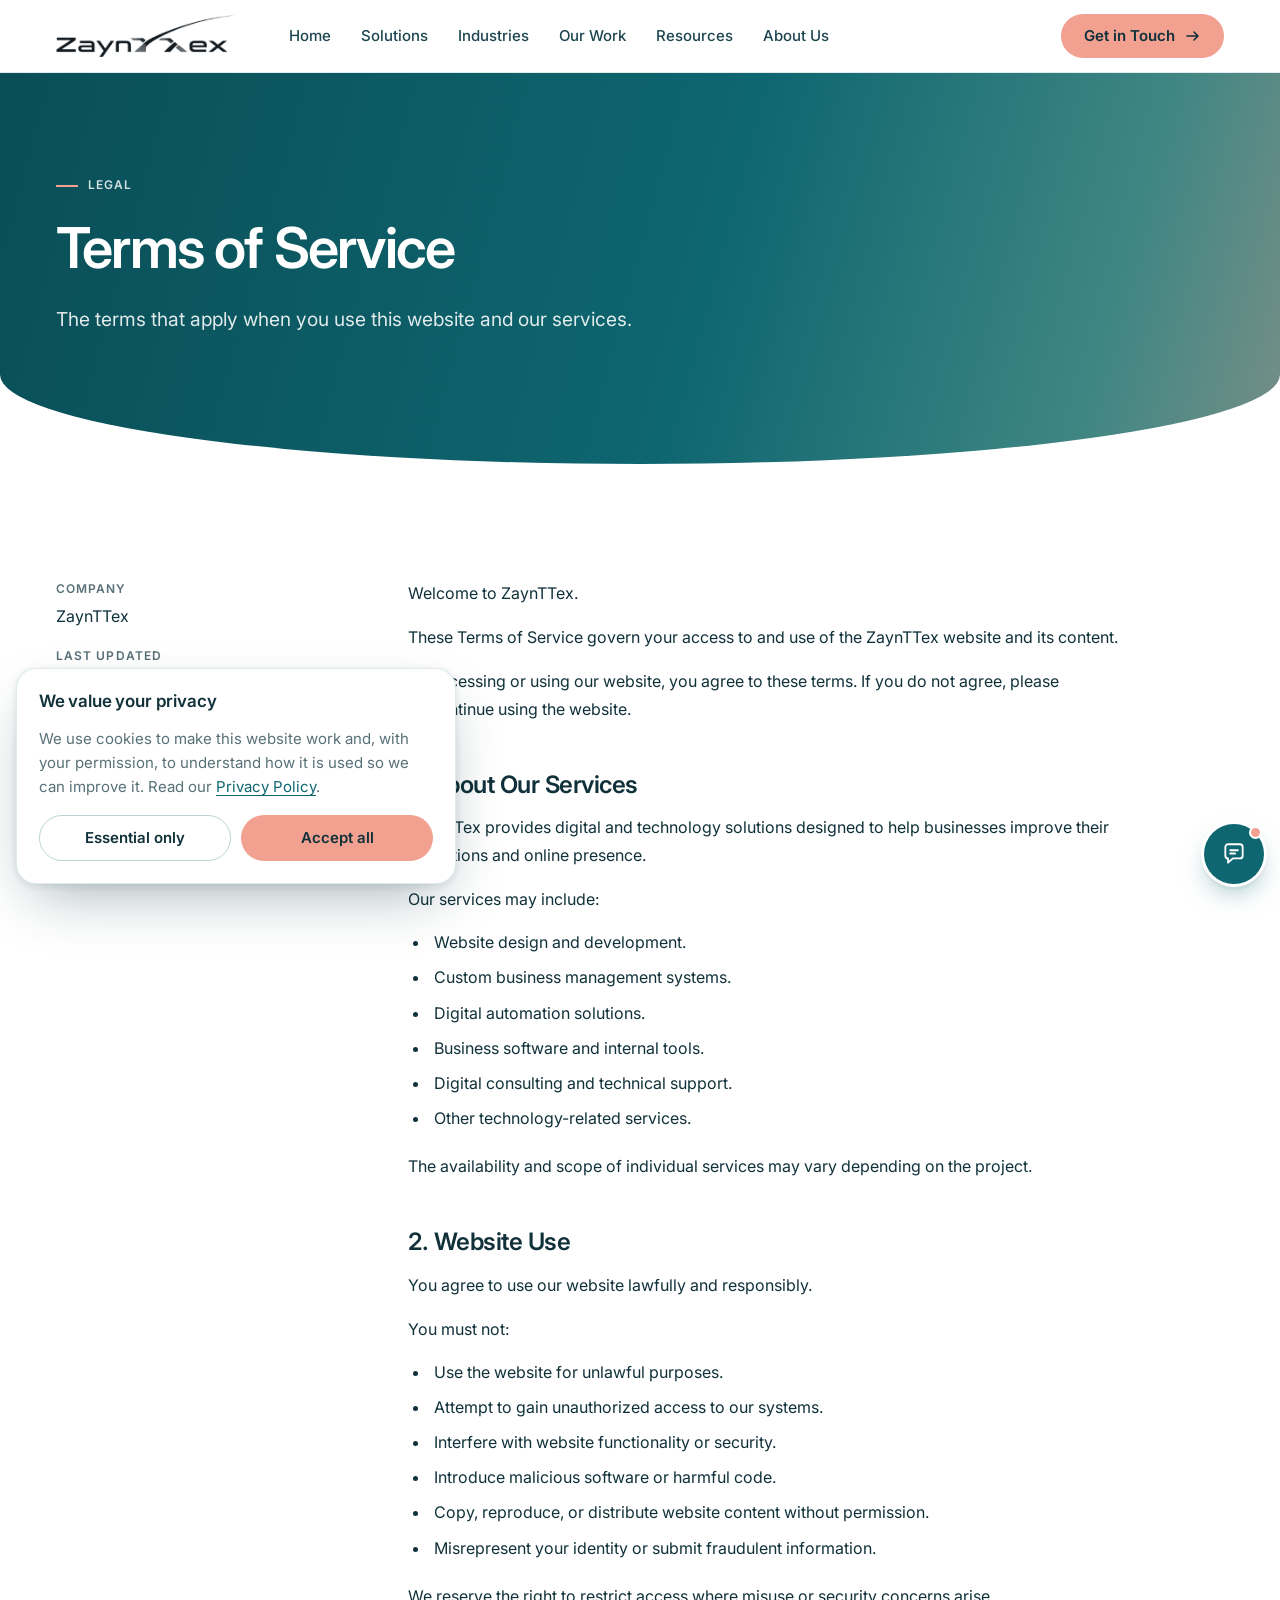
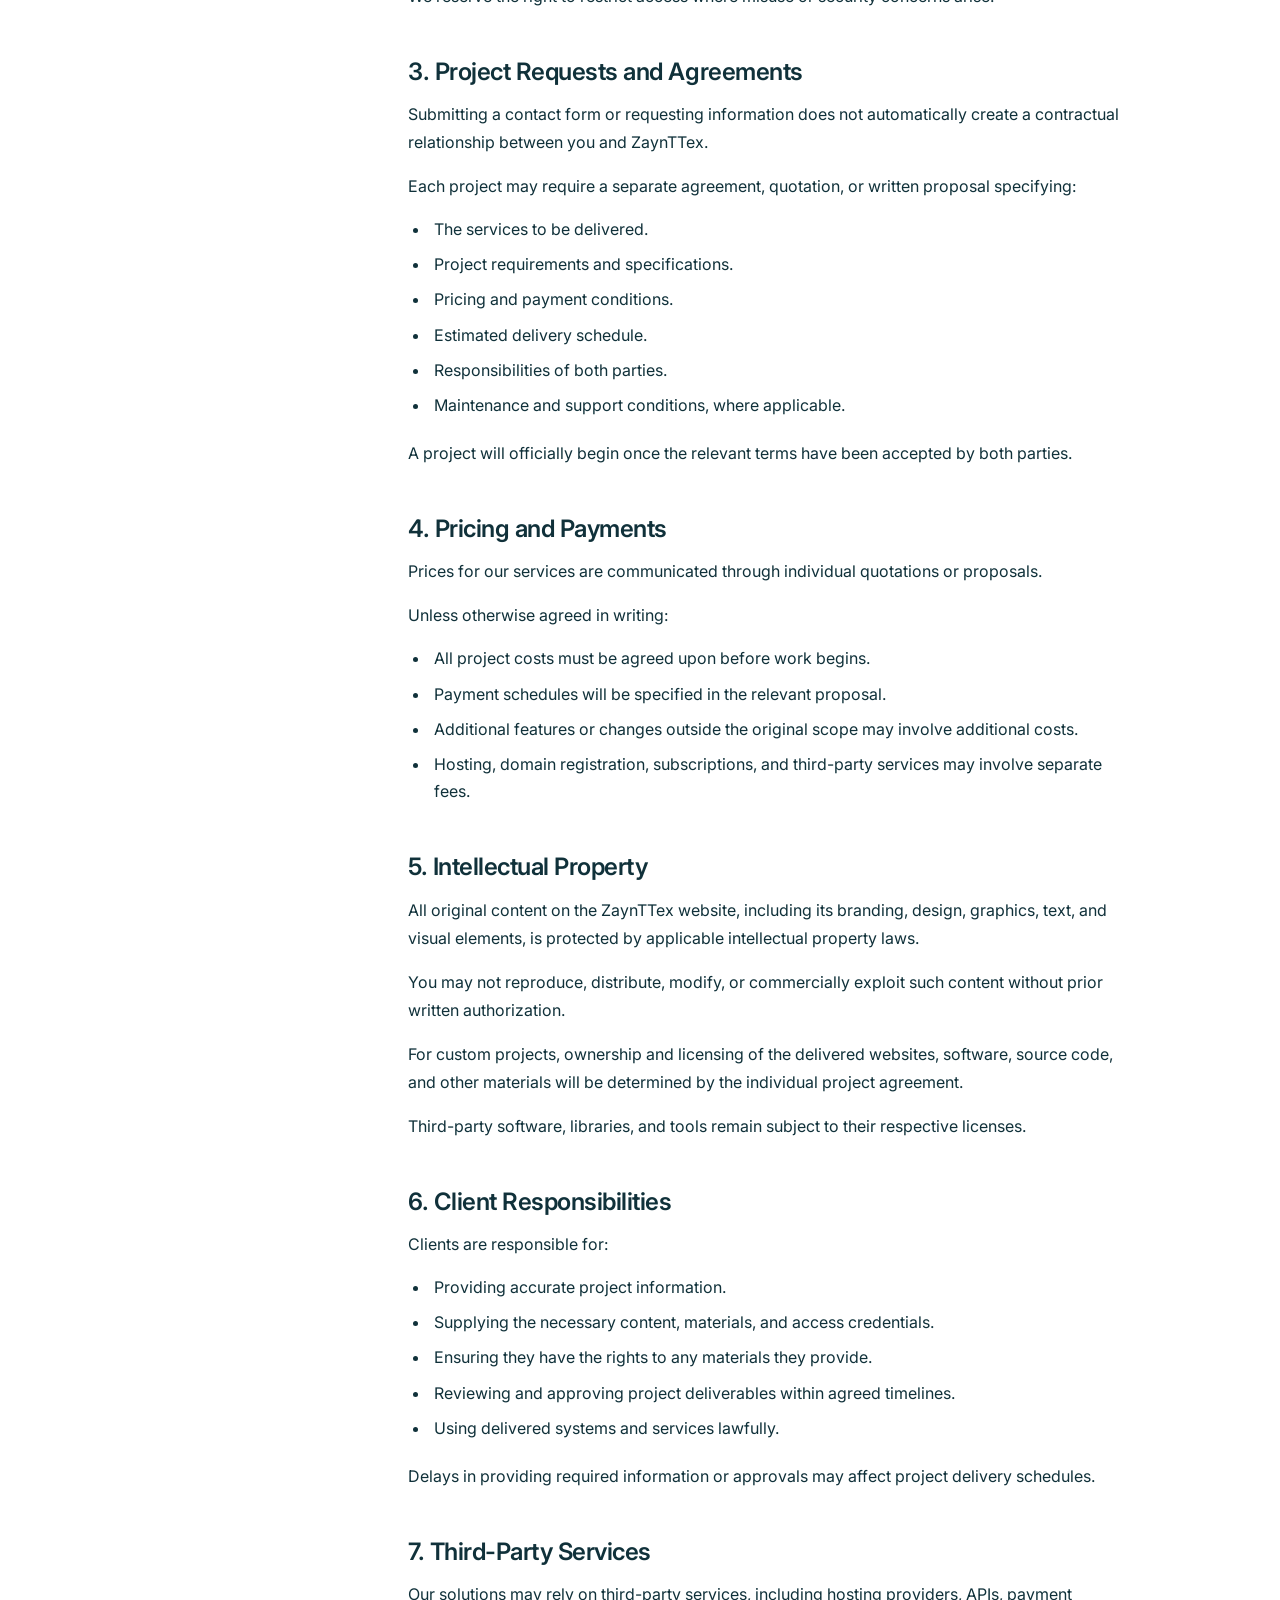
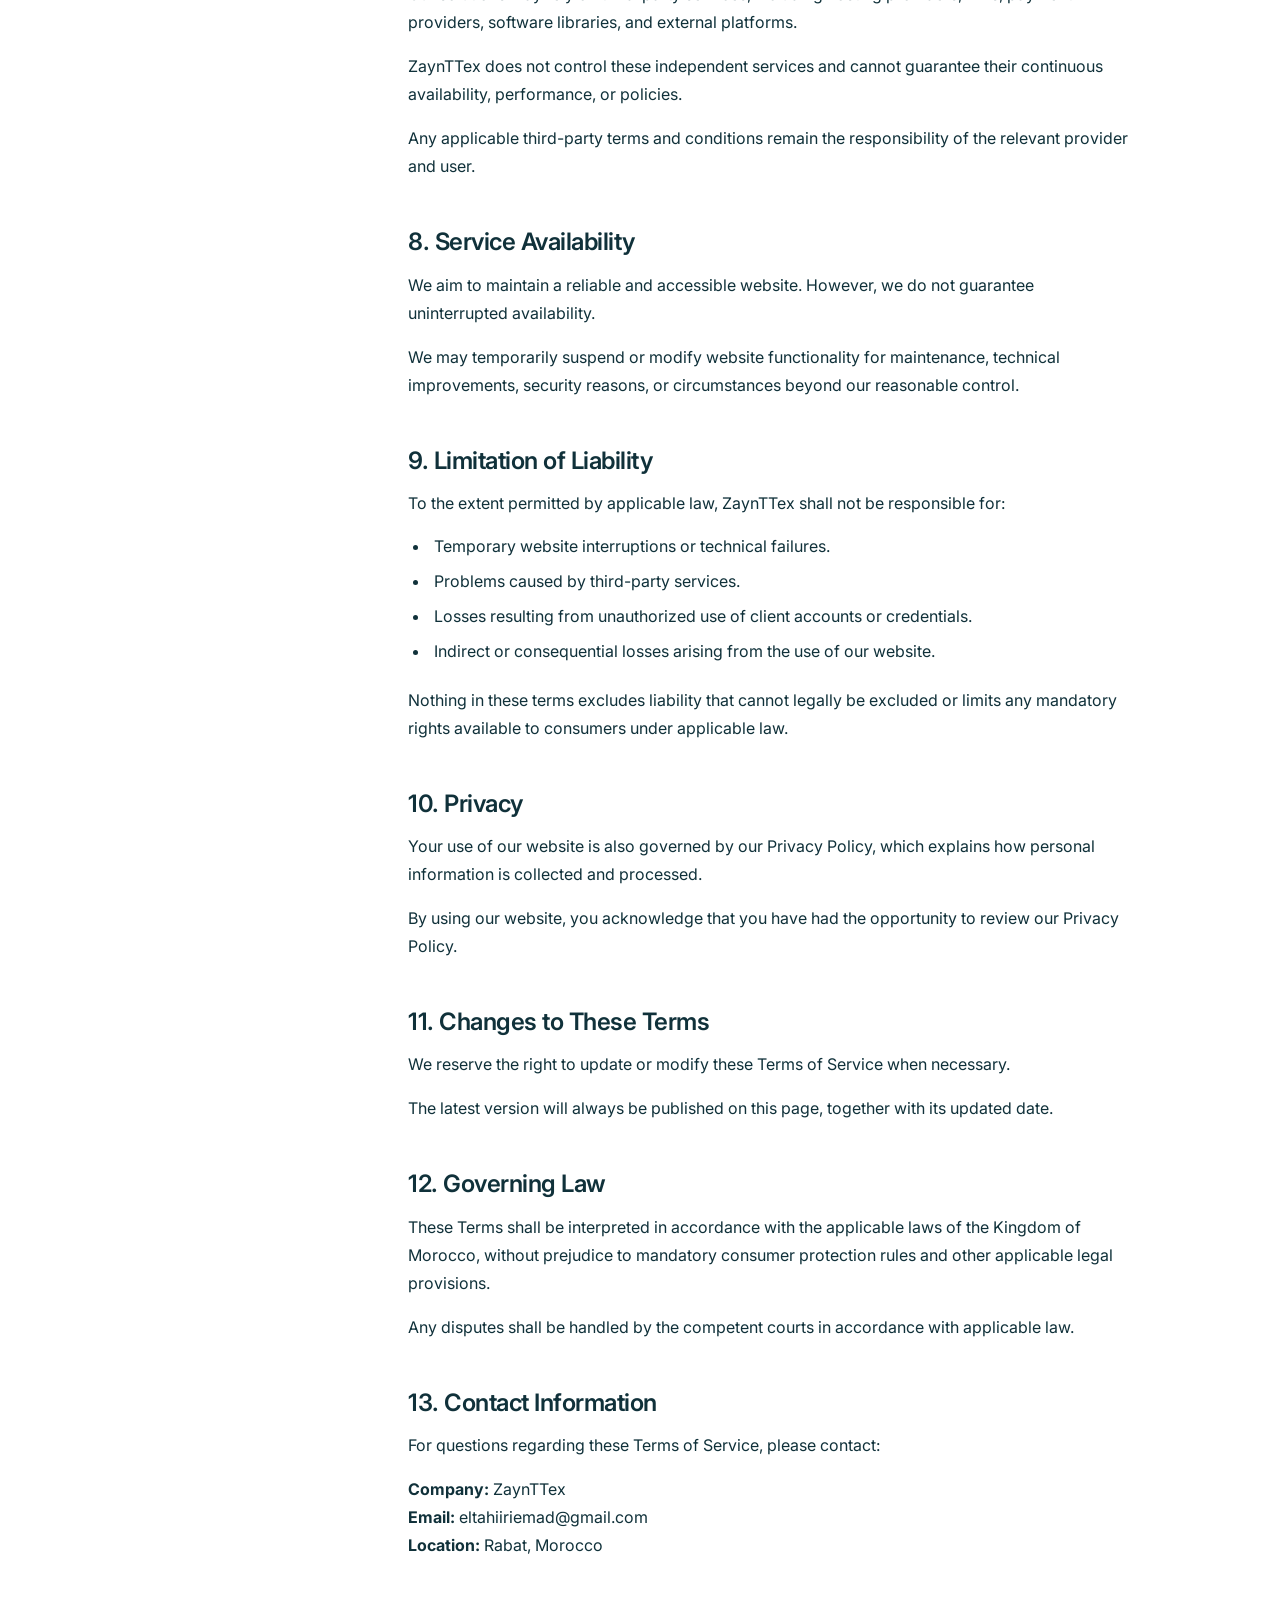
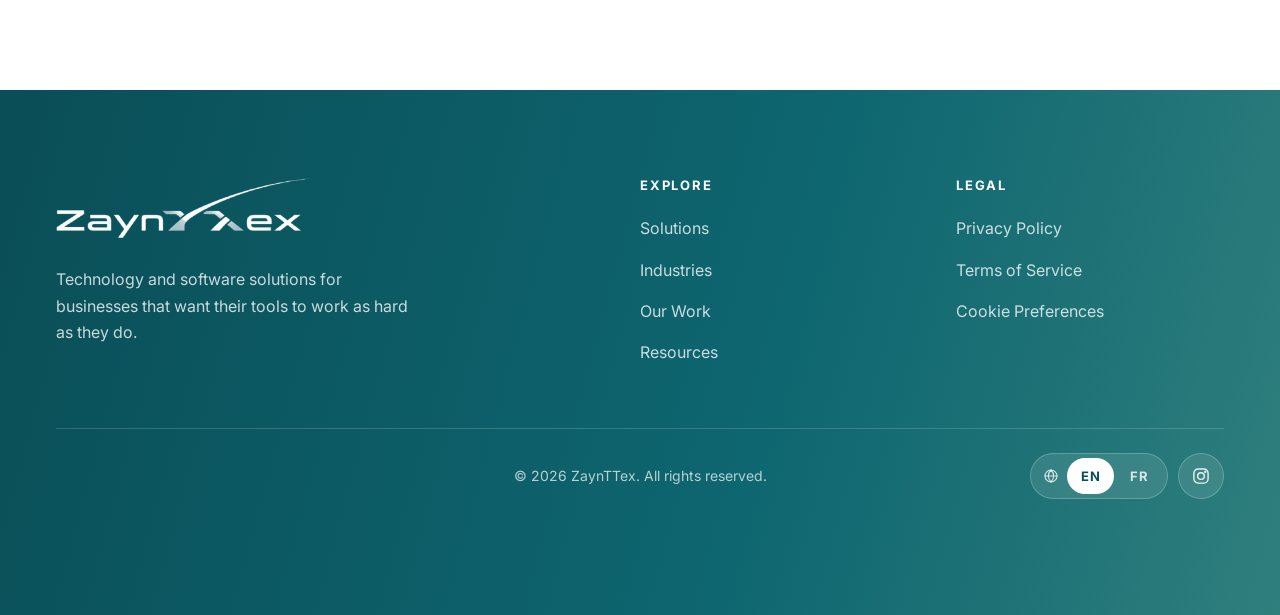
<file: terms.html>
<!doctype html>
<html lang="en"><head><meta charset="utf-8"><meta name="viewport" content="width=device-width,initial-scale=1,viewport-fit=cover">
<title>Terms of Service | ZaynTTex</title><meta name="description" content="Terms of Service for ZaynTTex.">
<script>(function(){try{var k="zaynttex-lang",v=null;try{v=localStorage.getItem(k)}catch(e){}if(!v){var m=String(window.name||"").match(/zaynttex-lang=(\w\w)/);v=m&&m[1]}if(v!=="en"&&v!=="fr"){var l=navigator.languages&&navigator.languages.length?navigator.languages:[navigator.language||"en"];v="en";for(var i=0;i<l.length;i++){var c=String(l[i]).toLowerCase().slice(0,2);if(c==="en"||c==="fr"){v=c;break}}}try{var nv=performance.getEntriesByType("navigation")[0];if(nv&&nv.type==="back_forward"){history.scrollRestoration="auto"}else{history.scrollRestoration="manual";window.scrollTo(0,0)}}catch(e){}var d=document.documentElement;d.lang=v;d.setAttribute("data-lang",v);if(v==="fr"){d.setAttribute("data-i18n-wait","");setTimeout(function(){d.removeAttribute("data-i18n-wait")},2500)}}catch(e){}})();</script>
<style>html[data-i18n-wait] body{visibility:hidden}</style><noscript><style>html[data-i18n-wait] body{visibility:visible}</style></noscript>
<link rel="stylesheet" href="https://fonts.googleapis.com/css2?family=Inter:wght@400;500;600&display=swap">
<link rel="stylesheet" href="styles.css">
<style>:root{padding-top:env(safe-area-inset-top,0px);padding-bottom:env(safe-area-inset-bottom,0px)}</style>
</head><body>
<a class="skip" href="#main">Skip to content</a>
<header class="site-head">
  <div class="bar"><a class="brand" href="index.html" aria-label="ZaynTTex, home"><img class="brand-logo" src="logo.png" alt="" height="40"></a>
    <nav class="nav-links" aria-label="Main"><ul style="display:contents;list-style:none;margin:0;padding:0"><li style="display:block"><a href="index.html">Home</a></li><li style="display:block"><a href="solutions.html">Solutions</a></li><li style="display:block"><a href="industries.html">Industries</a></li><li style="display:block"><a href="work.html">Our Work</a></li><li style="display:block"><a href="resources.html">Resources</a></li><li style="display:block"><a href="about.html">About Us</a></li></ul></nav>
    <div class="actions"><a class="btn btn-primary" href="contact.html">Get in Touch <svg viewBox="0 0 16 16" fill="none" stroke="currentColor" stroke-width="1.6" stroke-linecap="round" stroke-linejoin="round" aria-hidden="true"><path d="M2 8h11M9 4l4 4-4 4"/></svg></a>
    <button class="burger" id="menu-btn" type="button" aria-expanded="false" aria-controls="menu-panel" aria-label="Open menu"><span class="ln"><i></i><i></i><i></i></span></button></div>
  </div>
</header>
<div class="mpanel" id="menu-panel">
  <nav aria-label="Mobile"><a class="link" href="index.html">Home</a><a class="link" href="solutions.html">Solutions</a><a class="link" href="industries.html">Industries</a><a class="link" href="work.html">Our Work</a><a class="link" href="resources.html">Resources</a><a class="link" href="about.html">About Us</a><a class="link" href="contact.html">Contact</a></nav>
  <a class="btn btn-primary" href="contact.html">Get in Touch <svg viewBox="0 0 16 16" fill="none" stroke="currentColor" stroke-width="1.6" stroke-linecap="round" stroke-linejoin="round" aria-hidden="true"><path d="M2 8h11M9 4l4 4-4 4"/></svg></a>
</div>
<main id="main">
<section class="page-head"><div class="wrap"><span class="eyebrow">Legal</span><h1>Terms of Service</h1><p class="lead">The terms that apply when you use this website and our services.</p></div></section>
<section class="section"><div class="wrap"><div class="legal-layout">
<aside class="legal-meta"><dl><dt>Company</dt><dd>ZaynTTex</dd><dt>Last updated</dt><dd>2 November 2026</dd></dl>
<a class="btn btn-ghost" href="contact.html">Questions? Contact us</a></aside>
<article class="legal-body">
<!-- ===== START OF YOUR TEXT: replace everything between the START and END comments =====
     Supported tags: h2 (section titles), h3, p, ul/li, ol/li, a, strong.
     Example:
       <h2>1. Introduction</h2>
       <p>Your paragraph here.</p>
-->
<p>Welcome to ZaynTTex.</p>
<p>These Terms of Service govern your access to and use of the ZaynTTex website and its content.</p>
<p>By accessing or using our website, you agree to these terms. If you do not agree, please discontinue using the website.</p>
<h2>1. About Our Services</h2>
<p>ZaynTTex provides digital and technology solutions designed to help businesses improve their operations and online presence.</p>
<p>Our services may include:</p>
<ul>
<li>Website design and development.</li>
<li>Custom business management systems.</li>
<li>Digital automation solutions.</li>
<li>Business software and internal tools.</li>
<li>Digital consulting and technical support.</li>
<li>Other technology-related services.</li>
</ul>
<p>The availability and scope of individual services may vary depending on the project.</p>
<h2>2. Website Use</h2>
<p>You agree to use our website lawfully and responsibly.</p>
<p>You must not:</p>
<ul>
<li>Use the website for unlawful purposes.</li>
<li>Attempt to gain unauthorized access to our systems.</li>
<li>Interfere with website functionality or security.</li>
<li>Introduce malicious software or harmful code.</li>
<li>Copy, reproduce, or distribute website content without permission.</li>
<li>Misrepresent your identity or submit fraudulent information.</li>
</ul>
<p>We reserve the right to restrict access where misuse or security concerns arise.</p>
<h2>3. Project Requests and Agreements</h2>
<p>Submitting a contact form or requesting information does not automatically create a contractual relationship between you and ZaynTTex.</p>
<p>Each project may require a separate agreement, quotation, or written proposal specifying:</p>
<ul>
<li>The services to be delivered.</li>
<li>Project requirements and specifications.</li>
<li>Pricing and payment conditions.</li>
<li>Estimated delivery schedule.</li>
<li>Responsibilities of both parties.</li>
<li>Maintenance and support conditions, where applicable.</li>
</ul>
<p>A project will officially begin once the relevant terms have been accepted by both parties.</p>
<h2>4. Pricing and Payments</h2>
<p>Prices for our services are communicated through individual quotations or proposals.</p>
<p>Unless otherwise agreed in writing:</p>
<ul>
<li>All project costs must be agreed upon before work begins.</li>
<li>Payment schedules will be specified in the relevant proposal.</li>
<li>Additional features or changes outside the original scope may involve additional costs.</li>
<li>Hosting, domain registration, subscriptions, and third-party services may involve separate fees.</li>
</ul>
<h2>5. Intellectual Property</h2>
<p>All original content on the ZaynTTex website, including its branding, design, graphics, text, and visual elements, is protected by applicable intellectual property laws.</p>
<p>You may not reproduce, distribute, modify, or commercially exploit such content without prior written authorization.</p>
<p>For custom projects, ownership and licensing of the delivered websites, software, source code, and other materials will be determined by the individual project agreement.</p>
<p>Third-party software, libraries, and tools remain subject to their respective licenses.</p>
<h2>6. Client Responsibilities</h2>
<p>Clients are responsible for:</p>
<ul>
<li>Providing accurate project information.</li>
<li>Supplying the necessary content, materials, and access credentials.</li>
<li>Ensuring they have the rights to any materials they provide.</li>
<li>Reviewing and approving project deliverables within agreed timelines.</li>
<li>Using delivered systems and services lawfully.</li>
</ul>
<p>Delays in providing required information or approvals may affect project delivery schedules.</p>
<h2>7. Third-Party Services</h2>
<p>Our solutions may rely on third-party services, including hosting providers, APIs, payment providers, software libraries, and external platforms.</p>
<p>ZaynTTex does not control these independent services and cannot guarantee their continuous availability, performance, or policies.</p>
<p>Any applicable third-party terms and conditions remain the responsibility of the relevant provider and user.</p>
<h2>8. Service Availability</h2>
<p>We aim to maintain a reliable and accessible website. However, we do not guarantee uninterrupted availability.</p>
<p>We may temporarily suspend or modify website functionality for maintenance, technical improvements, security reasons, or circumstances beyond our reasonable control.</p>
<h2>9. Limitation of Liability</h2>
<p>To the extent permitted by applicable law, ZaynTTex shall not be responsible for:</p>
<ul>
<li>Temporary website interruptions or technical failures.</li>
<li>Problems caused by third-party services.</li>
<li>Losses resulting from unauthorized use of client accounts or credentials.</li>
<li>Indirect or consequential losses arising from the use of our website.</li>
</ul>
<p>Nothing in these terms excludes liability that cannot legally be excluded or limits any mandatory rights available to consumers under applicable law.</p>
<h2>10. Privacy</h2>
<p>Your use of our website is also governed by our Privacy Policy, which explains how personal information is collected and processed.</p>
<p>By using our website, you acknowledge that you have had the opportunity to review our Privacy Policy.</p>
<h2>11. Changes to These Terms</h2>
<p>We reserve the right to update or modify these Terms of Service when necessary.</p>
<p>The latest version will always be published on this page, together with its updated date.</p>
<h2>12. Governing Law</h2>
<p>These Terms shall be interpreted in accordance with the applicable laws of the Kingdom of Morocco, without prejudice to mandatory consumer protection rules and other applicable legal provisions.</p>
<p>Any disputes shall be handled by the competent courts in accordance with applicable law.</p>
<h2>13. Contact Information</h2>
<p>For questions regarding these Terms of Service, please contact:</p>
<p><strong>Company:</strong> ZaynTTex<br><strong>Email:</strong> eltahiiriemad@gmail.com<br><strong>Location:</strong> Rabat, Morocco</p>
<!-- ===== END OF YOUR TEXT ===== -->
</article></div></div></section>
</main>
<footer class="foot"><div class="wrap">
  <div class="foot-grid">
    <div class="fbrand"><a class="brand" href="index.html" aria-label="ZaynTTex, home"><img class="brand-logo" src="logo-white.png" alt="" height="40"></a><p>Technology and software solutions for businesses that want their tools to work as hard as they do.</p></div>
    <div class="fcol"><h2 class="ftitle">Explore</h2><ul><li><a href="solutions.html">Solutions</a></li><li><a href="industries.html">Industries</a></li><li><a href="work.html">Our Work</a></li><li><a href="resources.html">Resources</a></li></ul></div>
    <div class="fcol"><h2 class="ftitle">Legal</h2><ul><li><a href="privacy.html">Privacy Policy</a></li><li><a href="terms.html">Terms of Service</a></li><li><a href="#" data-cookie>Cookie Preferences</a></li></ul></div>
  </div>
  <div class="legal"><span class="legal-copy">&copy; 2026 ZaynTTex. All rights reserved.</span>
    <div class="foot-tools"><div class="lang" role="group" aria-label="Language"><svg viewBox="0 0 24 24" aria-hidden="true"><circle cx="12" cy="12" r="9"/><path d="M3 12h18M12 3c2.6 2.6 4 5.7 4 9s-1.4 6.4-4 9c-2.6-2.6-4-5.7-4-9s1.4-6.4 4-9z"/></svg><button type="button" class="lang-btn" data-lang="en" lang="en" aria-label="English" title="English" aria-pressed="true">EN</button><button type="button" class="lang-btn" data-lang="fr" lang="fr" aria-label="Fran&ccedil;ais" title="Fran&ccedil;ais" aria-pressed="false">FR</button></div><a class="social" href="https://www.instagram.com/" target="_blank" rel="noopener" aria-label="Instagram" title="Instagram"><svg viewBox="0 0 24 24" aria-hidden="true"><rect x="3.5" y="3.5" width="17" height="17" rx="5"/><circle cx="12" cy="12" r="4"/><circle cx="17.2" cy="6.8" r=".6" fill="currentColor"/></svg></a></div></div>
</div></footer>
<script>(function () {
  "use strict";
  var FR = {"Skip to content": "Aller au contenu", "Home": "Accueil", "Solutions": "Solutions", "Industries": "Secteurs", "Our Work": "Nos r\u00e9alisations", "Resources": "Ressources", "About Us": "\u00c0 propos", "Get in Touch": "Nous contacter", "Contact": "Contact", "Technology and software solutions": "Solutions technologiques et logicielles", "Technology That Moves Businesses Forward.": "La technologie qui fait avancer les entreprises.", "We design and develop digital solutions that simplify complexity, improve operations, and help businesses grow.": "Nous concevons et d\u00e9veloppons des solutions num\u00e9riques qui simplifient la complexit\u00e9, am\u00e9liorent les op\u00e9rations et aident les entreprises \u00e0 se d\u00e9velopper.", "Explore Our Solutions": "D\u00e9couvrir nos solutions", "Let\u2019s Talk": "Parlons-en", "Stock and operations": "Stocks et op\u00e9rations", "Dashboard": "Tableau de bord", "Inventory": "Inventaire", "Orders": "Commandes", "Rooms and tables": "Chambres et tables", "Today": "Aujourd\u2019hui", "Low stock": "Stock faible", "Open orders": "Commandes en cours", "Occupancy": "Occupation", "Stock used this week": "Stock utilis\u00e9 cette semaine", "Item": "Article", "Stock level": "Niveau de stock", "Status": "Statut", "Tomatoes": "Tomates", "Kitchen": "Cuisine", "In stock": "En stock", "Olive oil": "Huile d\u2019olive", "Coffee beans": "Caf\u00e9 en grains", "Bar": "Bar", "Low": "Faible", "Ordered": "Command\u00e9", "Bed linen": "Linge de lit", "Housekeeping": "M\u00e9nage", "Towels": "Serviettes", "Purchase orders": "Bons de commande", "Fresh produce": "Produits frais", "Delivered": "Livr\u00e9", "Linen service": "Service de linge", "On the way": "En route", "Bar supplies": "Fournitures du bar", "Draft": "Brouillon", "Free": "Libre", "Occupied": "Occup\u00e9", "Cleaning": "Nettoyage", "Tables": "Tables", "Rooms": "Chambres", "Who we are": "Qui nous sommes", "We are a technology partner for businesses that have outgrown their spreadsheets, their patchwork of apps, or their current website.": "Nous sommes un partenaire technologique pour les entreprises qui d\u00e9passent leurs tableurs, leur mosa\u00efque d\u2019applications ou leur site web actuel.", "We build custom software, websites, management systems and automations. The goal is always the same: tools that fit the way your business works and are simple enough to use every day.": "Nous cr\u00e9ons des logiciels sur mesure, des sites web, des syst\u00e8mes de gestion et des automatisations. L\u2019objectif est toujours le m\u00eame : des outils adapt\u00e9s \u00e0 votre fa\u00e7on de travailler et assez simples pour \u00eatre utilis\u00e9s tous les jours.", "We also see this work as the groundwork for software products of our own, built on what we learn from solving real operational problems.": "Nous voyons aussi ce travail comme la base de nos propres produits logiciels, construits \u00e0 partir de ce que nous apprenons en r\u00e9solvant de vrais probl\u00e8mes op\u00e9rationnels.", "What we do": "Ce que nous faisons", "Six ways we help businesses work better": "Six fa\u00e7ons d\u2019aider les entreprises \u00e0 mieux fonctionner", "From a single custom tool to a full change in how your business runs, the work starts with the problem and ends with something your team can use.": "D\u2019un simple outil sur mesure \u00e0 une transformation compl\u00e8te de votre fonctionnement, le travail commence par le probl\u00e8me et aboutit \u00e0 quelque chose que votre \u00e9quipe peut utiliser.", "Custom Software Development": "D\u00e9veloppement de logiciels sur mesure", "Software built around how your business actually works.": "Des logiciels con\u00e7us autour de la fa\u00e7on dont votre entreprise fonctionne r\u00e9ellement.", "Website Design and Development": "Conception et d\u00e9veloppement de sites web", "Fast, clear websites your team can keep up to date.": "Des sites rapides et clairs que votre \u00e9quipe peut tenir \u00e0 jour.", "Business Management Systems": "Syst\u00e8mes de gestion d\u2019entreprise", "Orders, customers, stock and reporting in one place.": "Commandes, clients, stocks et rapports au m\u00eame endroit.", "Workflow Automation": "Automatisation des processus", "Fewer repetitive tasks and fewer copy-and-paste errors.": "Moins de t\u00e2ches r\u00e9p\u00e9titives et moins d\u2019erreurs de copier-coller.", "AI-Powered Solutions": "Solutions bas\u00e9es sur l\u2019IA", "AI applied to specific tasks, with clear limits and review.": "L\u2019IA appliqu\u00e9e \u00e0 des t\u00e2ches pr\u00e9cises, avec des limites claires et une relecture.", "Digital Transformation": "Transformation num\u00e9rique", "A practical plan for moving from scattered tools to connected systems.": "Un plan concret pour passer d\u2019outils dispers\u00e9s \u00e0 des syst\u00e8mes connect\u00e9s.", "How we work": "Notre fa\u00e7on de travailler", "From the problem to a working solution": "Du probl\u00e8me \u00e0 une solution qui fonctionne", "A simple sequence, applied with care. You see progress at every stage and stay involved in the decisions that matter.": "Une s\u00e9quence simple, appliqu\u00e9e avec soin. Vous voyez l\u2019avancement \u00e0 chaque \u00e9tape et restez impliqu\u00e9 dans les d\u00e9cisions importantes.", "Listen": "\u00c9couter", "We start with your operation: how work moves, where it slows down, and what the people doing it need.": "Nous partons de votre activit\u00e9 : comment le travail circule, o\u00f9 il ralentit et ce dont les personnes qui le font ont besoin.", "Map": "Cartographier", "We describe the problem and the options in plain terms, and agree on a scope before building anything.": "Nous d\u00e9crivons le probl\u00e8me et les options en termes simples, et convenons d\u2019un p\u00e9rim\u00e8tre avant de construire quoi que ce soit.", "Build": "Construire", "We deliver in small stages you can review, so direction can change while change is still cheap.": "Nous livrons par petites \u00e9tapes que vous pouvez examiner, afin que la direction puisse changer tant que le changement co\u00fbte peu.", "Refine": "Affiner", "After launch we look at how the work is going and adjust, document and hand over what you need.": "Apr\u00e8s le lancement, nous observons comment cela se passe, puis nous ajustons, documentons et transmettons ce dont vous avez besoin.", "Built for the way different businesses operate": "Con\u00e7u pour la fa\u00e7on de travailler de chaque entreprise", "Every sector has its own routines and pressures. We learn yours before we propose anything.": "Chaque secteur a ses routines et ses contraintes. Nous apprenons les v\u00f4tres avant de proposer quoi que ce soit.", "All industries": "Tous les secteurs", "Retail and Commerce": "Commerce et distribution", "Restaurants and Hospitality": "Restauration et h\u00f4tellerie", "Professional Services": "Services professionnels", "Small and Medium Businesses": "Petites et moyennes entreprises", "Other sectors": "Autres secteurs", "Have a business problem worth solving?": "Un probl\u00e8me d\u2019entreprise \u00e0 r\u00e9soudre ?", "Tell us what is slowing your business down. We will talk it through and say plainly whether and how we can help.": "Dites-nous ce qui ralentit votre entreprise. Nous en discuterons et vous dirons franchement si et comment nous pouvons aider.", "Start a conversation": "D\u00e9marrer la conversation", "See what we do": "Voir ce que nous faisons", "Technology and software solutions for businesses that want their tools to work as hard as they do.": "Des solutions technologiques et logicielles pour les entreprises qui veulent des outils aussi efficaces qu\u2019elles.", "Explore": "Explorer", "Legal": "Mentions l\u00e9gales", "Privacy Policy": "Politique de confidentialit\u00e9", "Terms of Service": "Conditions d\u2019utilisation", "Cookie Preferences": "Pr\u00e9f\u00e9rences des cookies", "\u00a9 2026 ZaynTTex. All rights reserved.": "\u00a9 2026 ZaynTTex. Tous droits r\u00e9serv\u00e9s.", "Language": "Langue", "Chat with us": "Discutez avec nous", "We reply on WhatsApp": "Nous r\u00e9pondons sur WhatsApp", "Hello. Tell us what you are working on and we will reply as soon as we can.": "Bonjour. Dites-nous sur quoi vous travaillez et nous vous r\u00e9pondrons d\u00e8s que possible.", "Chat on WhatsApp": "Discuter sur WhatsApp", "Opens WhatsApp in a new tab.": "Ouvre WhatsApp dans un nouvel onglet.", "We value your privacy": "Nous respectons votre vie priv\u00e9e", "We use cookies to make this website work and, with your permission, to understand how it is used so we can improve it. Read our": "Nous utilisons des cookies pour faire fonctionner ce site et, avec votre accord, pour comprendre comment il est utilis\u00e9 afin de l\u2019am\u00e9liorer. Consultez notre", "Essential only": "Essentiels uniquement", "Accept all": "Tout accepter", "ZaynTTex, home": "ZaynTTex, accueil", "Main": "Principal", "Open menu": "Ouvrir le menu", "Close menu": "Fermer le menu", "Mobile": "Mobile", "Open chat": "Ouvrir le chat", "Close chat": "Fermer le chat", "Cookie preferences": "Pr\u00e9f\u00e9rences des cookies", "Animated inventory console for a restaurant or hotel, with a mouse pointer moving between dashboard, inventory, orders and rooms pages": "Console d\u2019inventaire anim\u00e9e pour un restaurant ou un h\u00f4tel, avec un pointeur de souris qui passe du tableau de bord \u00e0 l\u2019inventaire, aux commandes et aux chambres", "Custom software, websites, management systems and automation that help businesses simplify operations and grow.": "Logiciels sur mesure, sites web, syst\u00e8mes de gestion et automatisation pour aider les entreprises \u00e0 simplifier leurs op\u00e9rations et \u00e0 se d\u00e9velopper.", "Solutions | ZaynTTex": "Solutions | ZaynTTex", "Industries | ZaynTTex": "Secteurs | ZaynTTex", "Our Work | ZaynTTex": "Nos r\u00e9alisations | ZaynTTex", "Resources | ZaynTTex": "Ressources | ZaynTTex", "About Us | ZaynTTex": "\u00c0 propos | ZaynTTex", "Contact | ZaynTTex": "Contact | ZaynTTex", "Privacy Policy | ZaynTTex": "Politique de confidentialit\u00e9 | ZaynTTex", "Terms of Service | ZaynTTex": "Conditions d\u2019utilisation | ZaynTTex", "Technology services shaped around your operations": "Des services technologiques fa\u00e7onn\u00e9s autour de vos op\u00e9rations", "Six areas of work, each aimed at a specific kind of business problem. Most projects combine more than one.": "Six domaines de travail, chacun visant un type pr\u00e9cis de probl\u00e8me d\u2019entreprise. La plupart des projets en combinent plusieurs.", "The problem": "Le probl\u00e8me", "The value": "La valeur", "Off-the-shelf tools make a business bend its process around the software. The gaps get filled with spreadsheets, manual steps and workarounds that only one person understands.": "Les outils standards obligent l\u2019entreprise \u00e0 adapter ses processus au logiciel. Les manques sont combl\u00e9s par des tableurs, des \u00e9tapes manuelles et des solutions de contournement que seule une personne comprend.", "We scope the problem with you, then build software around how your business works. We deliver in stages, document what we build, and design it so it can be extended later.": "Nous d\u00e9finissons le probl\u00e8me avec vous, puis construisons un logiciel autour de votre fonctionnement. Nous livrons par \u00e9tapes, documentons ce que nous cr\u00e9ons et le concevons pour qu\u2019il puisse \u00e9voluer.", "Tools that fit the work, a result you own, and software that can change when the business does.": "Des outils adapt\u00e9s au travail, un r\u00e9sultat qui vous appartient et un logiciel qui \u00e9volue avec votre entreprise.", "A website that is slow, unclear or hard to update loses people before they get in touch, and it often falls out of date because changing it is a chore.": "Un site lent, confus ou difficile \u00e0 mettre \u00e0 jour fait perdre des visiteurs avant qu\u2019ils ne vous contactent, et il devient vite obsol\u00e8te parce que le modifier est une corv\u00e9e.", "We design and build responsive, accessible websites with a clear structure and straightforward content. We set them up so your team can edit what needs editing.": "Nous concevons et r\u00e9alisons des sites adaptatifs et accessibles, avec une structure claire et un contenu simple. Nous les configurons pour que votre \u00e9quipe puisse modifier ce qui doit l\u2019\u00eatre.", "A site that explains your business plainly, loads quickly on any device, and stays current.": "Un site qui pr\u00e9sente clairement votre activit\u00e9, se charge vite sur tout appareil et reste \u00e0 jour.", "Orders, customers, stock, invoices and schedules live in different places. Staff enter the same data twice, and reports from different tools do not agree.": "Commandes, clients, stocks, factures et plannings sont dispers\u00e9s. Le personnel saisit deux fois les m\u00eames donn\u00e9es et les rapports de diff\u00e9rents outils ne concordent pas.", "We bring the functions you rely on into one system, with roles, permissions and reports that match the way your operation runs.": "Nous r\u00e9unissons les fonctions dont vous avez besoin dans un seul syst\u00e8me, avec des r\u00f4les, des permissions et des rapports adapt\u00e9s \u00e0 votre activit\u00e9.", "One reliable source of information, less duplicated effort, and a clearer view of the business.": "Une source d\u2019information fiable, moins de doubles saisies et une vision plus claire de l\u2019entreprise.", "Copying data between tools, chasing approvals and sending routine messages take hours every week and invite small mistakes.": "Copier des donn\u00e9es d\u2019un outil \u00e0 l\u2019autre, relancer pour des validations et envoyer des messages de routine prennent des heures chaque semaine et provoquent de petites erreurs.", "We map the process first, then automate the predictable steps. People stay in the loop wherever judgment is needed.": "Nous cartographions d\u2019abord le processus, puis automatisons les \u00e9tapes pr\u00e9visibles. Les personnes restent dans la boucle partout o\u00f9 un jugement est n\u00e9cessaire.", "Time returned to your team, fewer errors, and processes that run the same way each time.": "Du temps rendu \u00e0 votre \u00e9quipe, moins d\u2019erreurs et des processus qui se d\u00e9roulent de la m\u00eame fa\u00e7on \u00e0 chaque fois.", "Many businesses see potential in AI but are unsure where it helps, where it adds risk, and how to use it without disrupting existing work.": "Beaucoup d\u2019entreprises voient le potentiel de l\u2019IA mais ne savent pas o\u00f9 elle aide, o\u00f9 elle ajoute des risques, ni comment l\u2019utiliser sans perturber le travail existant.", "We identify specific tasks where AI can help, such as sorting, summarising or searching information. We build it into your tools with review steps and clear limits.": "Nous identifions les t\u00e2ches pr\u00e9cises o\u00f9 l\u2019IA peut aider, comme trier, r\u00e9sumer ou rechercher de l\u2019information. Nous l\u2019int\u00e9grons \u00e0 vos outils avec des \u00e9tapes de relecture et des limites claires.", "Practical use of AI where it earns its place, with human oversight and no unexplained black boxes.": "Un usage concret de l\u2019IA l\u00e0 o\u00f9 elle a sa place, avec un contr\u00f4le humain et sans bo\u00eete noire inexpliqu\u00e9e.", "Technology decisions made one tool at a time leave a business with systems that do not connect and no clear direction.": "Des d\u00e9cisions technologiques prises outil par outil laissent l\u2019entreprise avec des syst\u00e8mes qui ne communiquent pas et sans direction claire.", "We review your current tools and processes, set priorities with you, and plan a sequence of changes your business can absorb.": "Nous examinons vos outils et processus actuels, d\u00e9finissons les priorit\u00e9s avec vous et planifions une suite de changements que votre entreprise peut absorber.", "A roadmap grounded in your operations, so each investment supports the next one.": "Une feuille de route ancr\u00e9e dans vos op\u00e9rations, pour que chaque investissement soutienne le suivant.", "Not sure which one you need?": "Vous ne savez pas laquelle choisir ?", "Describe the problem as you see it. We will help you work out where to start.": "D\u00e9crivez le probl\u00e8me tel que vous le voyez. Nous vous aiderons \u00e0 savoir par o\u00f9 commencer.", "Talk to us": "Parlez-nous", "The services we offer: custom software, websites, business systems, automation, AI and digital transformation.": "Nos services : logiciels sur mesure, sites web, syst\u00e8mes de gestion, automatisation, IA et transformation num\u00e9rique.", "Different businesses, different pressures": "Des entreprises diff\u00e9rentes, des contraintes diff\u00e9rentes", "The challenges below are typical for each sector. We use them as a starting point, then adapt to your actual operation.": "Les d\u00e9fis ci-dessous sont typiques de chaque secteur. Nous les utilisons comme point de d\u00e9part, puis nous nous adaptons \u00e0 votre activit\u00e9 r\u00e9elle.", "Common challenges": "D\u00e9fis courants", "How technology helps": "Comment la technologie aide", "Stock levels that differ between the shop, the website and the warehouse": "Des niveaux de stock qui diff\u00e8rent entre la boutique, le site web et l\u2019entrep\u00f4t", "Orders handled by hand across several channels": "Des commandes trait\u00e9es \u00e0 la main sur plusieurs canaux", "Little visibility into what sells and what sits": "Peu de visibilit\u00e9 sur ce qui se vend et ce qui stagne", "Inventory and order systems that keep channels in step": "Des syst\u00e8mes d\u2019inventaire et de commandes qui synchronisent les canaux", "Online stores connected to back-office tools": "Des boutiques en ligne connect\u00e9es aux outils de gestion", "Simple reporting on sales and stock": "Des rapports simples sur les ventes et les stocks", "Bookings taken by phone, message and paper": "Des r\u00e9servations prises par t\u00e9l\u00e9phone, message et papier", "Menus, suppliers and costs tracked in separate places": "Menus, fournisseurs et co\u00fbts suivis \u00e0 des endroits s\u00e9par\u00e9s", "Rotas that take hours to plan and change": "Des plannings qui prennent des heures \u00e0 \u00e9tablir et \u00e0 modifier", "Reservation and ordering tools that fit your service": "Des outils de r\u00e9servation et de commande adapt\u00e9s \u00e0 votre service", "Supplier and stock tracking": "Suivi des fournisseurs et des stocks", "Scheduling that reflects demand and availability": "Une planification qui refl\u00e8te la demande et les disponibilit\u00e9s", "Time and billing managed in spreadsheets": "Temps et facturation g\u00e9r\u00e9s dans des tableurs", "Client information scattered across inboxes": "Des informations clients dispers\u00e9es dans les bo\u00eetes mail", "Documents prepared by hand, again and again": "Des documents pr\u00e9par\u00e9s \u00e0 la main, encore et encore", "Client portals and project tracking": "Portails clients et suivi de projets", "Automated invoicing and payment reminders": "Facturation automatis\u00e9e et rappels de paiement", "Document workflows with approval steps": "Circuits de documents avec \u00e9tapes de validation", "Growing faster than the systems behind the business": "Une croissance plus rapide que les syst\u00e8mes qui la soutiennent", "Knowledge held by one or two people": "Un savoir d\u00e9tenu par une ou deux personnes", "Tools bought one at a time that do not work together": "Des outils achet\u00e9s un \u00e0 un qui ne fonctionnent pas ensemble", "Right-sized systems that cover the essentials": "Des syst\u00e8mes \u00e0 la bonne taille qui couvrent l\u2019essentiel", "Automation of routine admin": "Automatisation de l\u2019administratif courant", "A website that carries the business and is easy to maintain": "Un site web qui porte l\u2019activit\u00e9 et se maintient facilement", "Other Business Sectors": "Autres secteurs d\u2019activit\u00e9", "Sector-specific routines, rules and reporting duties": "Routines, r\u00e8gles et obligations de reporting propres au secteur", "Legacy tools that are difficult to replace": "Des outils anciens difficiles \u00e0 remplacer", "Processes that were never written down": "Des processus qui n\u2019ont jamais \u00e9t\u00e9 document\u00e9s", "A conversation first, to understand how your sector works": "D\u2019abord une conversation pour comprendre comment fonctionne votre secteur", "A scoped plan that builds only what you need": "Un plan cadr\u00e9 qui ne construit que ce dont vous avez besoin", "Software that can adapt as requirements change": "Un logiciel qui s\u2019adapte quand les besoins \u00e9voluent", "Does your sector look different?": "Votre secteur est diff\u00e9rent ?", "Many of the problems we solve are the same across sectors. Tell us about yours and we will tell you what we think.": "Beaucoup des probl\u00e8mes que nous r\u00e9solvons sont les m\u00eames d\u2019un secteur \u00e0 l\u2019autre. Parlez-nous du v\u00f4tre et nous vous dirons ce que nous en pensons.", "How technology can address operational challenges in retail, hospitality, professional services and small businesses.": "Comment la technologie peut r\u00e9pondre aux d\u00e9fis op\u00e9rationnels du commerce, de l\u2019h\u00f4tellerie-restauration, des services professionnels et des petites entreprises.", "Selected projects will appear here": "Les projets s\u00e9lectionn\u00e9s appara\u00eetront ici", "This page is ready for case studies. Each project will include screenshots, the problem it addressed, and how it was solved.": "Cette page est pr\u00eate \u00e0 accueillir des \u00e9tudes de cas. Chaque projet comprendra des captures d\u2019\u00e9cran, le probl\u00e8me trait\u00e9 et la fa\u00e7on dont il a \u00e9t\u00e9 r\u00e9solu.", "Featured project: screenshots coming soon": "Projet \u00e0 la une : captures d\u2019\u00e9cran \u00e0 venir", "Sector / project type": "Secteur / type de projet", "Project placeholder": "Emplacement de projet", "Future case studies": "Futures \u00e9tudes de cas", "What each project page will cover": "Ce que couvrira chaque page de projet", "A consistent structure, so every case study is easy to read and compare.": "Une structure homog\u00e8ne, pour que chaque \u00e9tude de cas soit facile \u00e0 lire et \u00e0 comparer.", "Context": "Contexte", "Who the project was for and the situation they were in.": "Pour qui \u00e9tait le projet et dans quelle situation il s\u2019inscrivait.", "Challenge": "D\u00e9fi", "The specific problem to be solved and why it mattered.": "Le probl\u00e8me pr\u00e9cis \u00e0 r\u00e9soudre et pourquoi il comptait.", "Approach": "Approche", "How the work was scoped, designed and built.": "Comment le travail a \u00e9t\u00e9 cadr\u00e9, con\u00e7u et r\u00e9alis\u00e9.", "Screens": "\u00c9crans", "Interface screenshots and short walkthroughs.": "Captures d\u2019\u00e9cran de l\u2019interface et courtes d\u00e9monstrations.", "Outcome": "R\u00e9sultat", "What changed, described with facts the client has confirmed.": "Ce qui a chang\u00e9, d\u00e9crit avec des faits confirm\u00e9s par le client.", "Want to be one of the first?": "Envie d\u2019\u00eatre parmi les premiers ?", "We would like to build the first projects on this page with the right partners. If you have a problem that fits, get in touch.": "Nous aimerions r\u00e9aliser les premiers projets de cette page avec les bons partenaires. Si vous avez un probl\u00e8me qui correspond, contactez-nous.", "A portfolio page prepared for future case studies, screenshots and project descriptions.": "Une page de r\u00e9alisations pr\u00eate pour de futures \u00e9tudes de cas, captures d\u2019\u00e9cran et descriptions de projets.", "Knowledge for businesses going digital": "Des connaissances pour les entreprises qui passent au num\u00e9rique", "We plan to publish articles, guides and explanations here. Nothing has been published yet, and this page will grow as content is added.": "Nous pr\u00e9voyons de publier ici des articles, des guides et des explications. Rien n\u2019a encore \u00e9t\u00e9 publi\u00e9 et cette page s\u2019enrichira au fil des contenus ajout\u00e9s.", "Featured": "\u00c0 la une", "The first article will be featured here": "Le premier article sera mis en avant ici", "A large image, a headline and a short summary. When content is ready, this space introduces the most useful piece.": "Une grande image, un titre et un court r\u00e9sum\u00e9. Quand le contenu sera pr\u00eat, cet espace pr\u00e9sentera le contenu le plus utile.", "Topics": "Th\u00e8mes", "What you will find here": "Ce que vous trouverez ici", "Five areas, each with its own listing once there is something to read.": "Cinq th\u00e8mes, chacun avec sa propre liste d\u00e8s qu\u2019il y aura quelque chose \u00e0 lire.", "Articles": "Articles", "Practical writing on building and running business software.": "Des textes pratiques sur la cr\u00e9ation et l\u2019exploitation de logiciels d\u2019entreprise.", "No entries yet": "Aucune entr\u00e9e pour le moment", "Insights": "Analyses", "Short perspectives on how technology is changing day-to-day operations.": "De courts points de vue sur la fa\u00e7on dont la technologie transforme le quotidien des entreprises.", "Guides": "Guides", "Step-by-step guidance on choosing, planning and adopting digital tools.": "Des conseils pas \u00e0 pas pour choisir, planifier et adopter des outils num\u00e9riques.", "Technology Explained": "La technologie expliqu\u00e9e", "Plain-language explanations of the technologies behind our work.": "Des explications en langage simple des technologies derri\u00e8re notre travail.", "Business and Digital Transformation": "Entreprise et transformation num\u00e9rique", "Resources for owners and teams planning a change in how they work.": "Des ressources pour les dirigeants et \u00e9quipes qui pr\u00e9voient de changer leur fa\u00e7on de travailler.", "Have a topic you would like covered?": "Un sujet que vous aimeriez voir trait\u00e9 ?", "If there is a question about technology or your business you would like answered in plain language, send it our way.": "Si vous avez une question sur la technologie ou votre entreprise \u00e0 laquelle vous aimeriez une r\u00e9ponse en langage simple, envoyez-la-nous.", "A resource library for articles, insights, guides and technology explanations. No content has been published yet.": "Une biblioth\u00e8que de ressources : articles, analyses, guides et explications technologiques. Aucun contenu n\u2019a encore \u00e9t\u00e9 publi\u00e9.", "About us": "\u00c0 propos", "Building Beyond Today.": "Construire au-del\u00e0 d\u2019aujourd\u2019hui.", "We are a technology partner. We believe technology should solve real problems and make businesses better.": "Nous sommes un partenaire technologique. Nous croyons que la technologie doit r\u00e9soudre de vrais probl\u00e8mes et rendre les entreprises meilleures.", "Philosophy": "Philosophie", "Start with the problem, not the technology": "Partir du probl\u00e8me, pas de la technologie", "A tool is only useful if people use it. So we begin with how work happens today, what gets in the way, and what a better day looks like for the people involved.": "Un outil n\u2019est utile que s\u2019il est utilis\u00e9. Nous commen\u00e7ons donc par la fa\u00e7on dont le travail se fait aujourd\u2019hui, ce qui g\u00eane et \u00e0 quoi ressemble une meilleure journ\u00e9e pour les personnes concern\u00e9es.", "From there, we choose the simplest technology that does the job. We explain our choices in plain language, so you can make decisions with confidence.": "Ensuite, nous choisissons la technologie la plus simple qui fait le travail. Nous expliquons nos choix en langage clair, pour que vous puissiez d\u00e9cider en confiance.", "Mission and vision": "Mission et vision", "Where we are going": "O\u00f9 nous allons", "Mission": "Mission", "To help businesses run better by building technology that solves real problems.": "Aider les entreprises \u00e0 mieux fonctionner en cr\u00e9ant une technologie qui r\u00e9sout de vrais probl\u00e8mes.", "Vision": "Vision", "Building Beyond Today: to grow from a services partner into a company that also develops its own software products and technologies.": "Construire au-del\u00e0 d\u2019aujourd\u2019hui : passer d\u2019un partenaire de services \u00e0 une entreprise qui d\u00e9veloppe aussi ses propres produits et technologies logiciels.", "Values": "Valeurs", "What we hold ourselves to": "Ce \u00e0 quoi nous nous tenons", "Five principles that guide how we work with clients and with each other.": "Cinq principes qui guident notre fa\u00e7on de travailler avec nos clients et entre nous.", "Innovation": "Innovation", "We look for better ways to solve problems, and we test new ideas against real needs before we recommend them.": "Nous cherchons de meilleures fa\u00e7ons de r\u00e9soudre les probl\u00e8mes et testons les nouvelles id\u00e9es face aux besoins r\u00e9els avant de les recommander.", "Simplicity": "Simplicit\u00e9", "Good technology removes effort. We prefer clear, simple solutions to impressive but complicated ones.": "Une bonne technologie supprime de l\u2019effort. Nous pr\u00e9f\u00e9rons les solutions claires et simples aux solutions impressionnantes mais compliqu\u00e9es.", "Reliability": "Fiabilit\u00e9", "Software has to work on an ordinary Tuesday. We build carefully, test properly and say so when something is not ready.": "Un logiciel doit fonctionner un mardi ordinaire. Nous construisons avec soin, testons correctement et le disons quand quelque chose n\u2019est pas pr\u00eat.", "Curiosity": "Curiosit\u00e9", "We ask questions, learn how each business runs, and keep learning about the tools we use.": "Nous posons des questions, apprenons comment chaque entreprise fonctionne et continuons d\u2019apprendre sur les outils que nous utilisons.", "Impact": "Impact", "We measure our work by what it changes for the people who use it and the businesses that depend on it.": "Nous mesurons notre travail \u00e0 ce qu\u2019il change pour les personnes qui l\u2019utilisent et les entreprises qui en d\u00e9pendent.", "Let us understand your business first.": "Laissez-nous d\u2019abord comprendre votre entreprise.", "The best projects begin with a good conversation. Tell us where you are and where you want to be.": "Les meilleurs projets commencent par une bonne conversation. Dites-nous o\u00f9 vous en \u00eates et o\u00f9 vous voulez aller.", "Our philosophy, mission, vision and values as a technology partner for businesses.": "Notre philosophie, notre mission, notre vision et nos valeurs en tant que partenaire technologique des entreprises.", "Let\u2019s talk about what you need.": "Parlons de ce dont vous avez besoin.", "Tell us about your project or the problem you are trying to solve. A rough description is enough to start.": "Parlez-nous de votre projet ou du probl\u00e8me que vous voulez r\u00e9soudre. Une description approximative suffit pour commencer.", "Tell us the context": "Donnez-nous le contexte", "What your business does and what is not working well.": "Ce que fait votre entreprise et ce qui ne fonctionne pas bien.", "We read it properly": "Nous le lisons attentivement", "Your message goes to people who will understand it.": "Votre message est envoy\u00e9 \u00e0 des personnes qui le comprendront.", "We reply by email": "Nous r\u00e9pondons par e-mail", "With questions, ideas or a suggested next step.": "Avec des questions, des id\u00e9es ou une proposition de prochaine \u00e9tape.", "Send a message": "Envoyer un message", "Fields marked optional can be left empty.": "Les champs marqu\u00e9s facultatifs peuvent rester vides.", "Full name": "Nom complet", "Business name": "Nom de l\u2019entreprise", "(optional)": "(facultatif)", "Email address": "Adresse e-mail", "Project type": "Type de projet", "Select a project type": "Choisir un type de projet", "Custom software": "Logiciel sur mesure", "Website design and development": "Conception et d\u00e9veloppement de site web", "Business management system": "Syst\u00e8me de gestion d\u2019entreprise", "Workflow automation": "Automatisation des processus", "AI-powered solution": "Solution bas\u00e9e sur l\u2019IA", "Digital transformation": "Transformation num\u00e9rique", "Something else": "Autre chose", "Message / project description": "Message / description du projet", "Leave this empty": "Laisser vide", "Send message": "Envoyer le message", "Sending": "Envoi en cours", "We use your details only to reply to this message.": "Nous utilisons vos coordonn\u00e9es uniquement pour r\u00e9pondre \u00e0 ce message.", "What are you trying to achieve, and what is getting in the way?": "Que cherchez-vous \u00e0 accomplir et qu\u2019est-ce qui vous en emp\u00eache ?", "Contact form for discussing your project or business challenge.": "Formulaire de contact pour parler de votre projet ou de votre d\u00e9fi d\u2019entreprise.", "This field is required.": "Ce champ est obligatoire.", "Please enter your name.": "Veuillez saisir votre nom.", "Please enter your email address.": "Veuillez saisir votre adresse e-mail.", "Please choose a project type.": "Veuillez choisir un type de projet.", "Please describe your project.": "Veuillez d\u00e9crire votre projet.", "Enter a valid email address, for example name@company.com.": "Saisissez une adresse e-mail valide, par exemple nom@entreprise.com.", "Add a little more detail, at least 20 characters.": "Ajoutez un peu plus de d\u00e9tails, au moins 20 caract\u00e8res.", "Please fix the highlighted fields and send again.": "Veuillez corriger les champs signal\u00e9s et envoyer \u00e0 nouveau.", "This form is not connected to a mailbox yet, so your message was not sent. Please try again later.": "Ce formulaire n\u2019est pas encore reli\u00e9 \u00e0 une bo\u00eete mail, votre message n\u2019a donc pas \u00e9t\u00e9 envoy\u00e9. Veuillez r\u00e9essayer plus tard.", "Thank you. Your message has been sent and we will get back to you by email.": "Merci. Votre message a \u00e9t\u00e9 envoy\u00e9 et nous vous r\u00e9pondrons par e-mail.", "Your message could not be sent. Check your connection and try again.": "Votre message n\u2019a pas pu \u00eatre envoy\u00e9. V\u00e9rifiez votre connexion et r\u00e9essayez.", "Your message could not be sent. Please try again.": "Votre message n\u2019a pas pu \u00eatre envoy\u00e9. Veuillez r\u00e9essayer.", "Company": "Soci\u00e9t\u00e9", "Last updated": "Derni\u00e8re mise \u00e0 jour", "2 November 2026": "2 novembre 2026", "Questions? Contact us": "Une question ? Contactez-nous", "How we handle information about the people who use this website and our services.": "Comment nous traitons les informations des personnes qui utilisent ce site et nos services.", "The terms that apply when you use this website and our services.": "Les conditions qui s\u2019appliquent lorsque vous utilisez ce site et nos services.", "Privacy Policy for ZaynTTex.": "Politique de confidentialit\u00e9 de ZaynTTex.", "Terms of Service for ZaynTTex.": "Conditions d\u2019utilisation de ZaynTTex.", "Company:": "Soci\u00e9t\u00e9 :", "Email:": "E-mail :", "Website:": "Site web :", "Location:": "Adresse :", "Rabat, Morocco": "Rabat, Maroc", "At ZaynTTex, we respect your privacy and are committed to protecting your personal information. This Privacy Policy explains how we collect, use, store, and protect information when you visit our website or contact us about our services.": "Chez ZaynTTex, nous respectons votre vie priv\u00e9e et nous nous engageons \u00e0 prot\u00e9ger vos informations personnelles. Cette politique de confidentialit\u00e9 explique comment nous collectons, utilisons, conservons et prot\u00e9geons les informations lorsque vous visitez notre site ou nous contactez au sujet de nos services.", "1. Information We Collect": "1. Informations que nous collectons", "We may collect the following information when you interact with our website:": "Nous pouvons collecter les informations suivantes lorsque vous interagissez avec notre site :", "Personal information:": "Informations personnelles :", "Name, email address, phone number, and business name.": "Nom, adresse e-mail, num\u00e9ro de t\u00e9l\u00e9phone et nom de l\u2019entreprise.", "Business information:": "Informations professionnelles :", "Information you voluntarily provide about your company, business activities, and project requirements.": "Informations que vous fournissez volontairement sur votre entreprise, vos activit\u00e9s et les besoins de votre projet.", "Technical information:": "Informations techniques :", "IP address, browser type, device information, and website usage data, where applicable.": "Adresse IP, type de navigateur, informations sur l\u2019appareil et donn\u00e9es d\u2019utilisation du site, le cas \u00e9ch\u00e9ant.", "Communication information:": "Informations de communication :", "Messages, inquiries, and other information you send through our contact forms or communication channels.": "Messages, demandes et autres informations que vous envoyez via nos formulaires de contact ou nos canaux de communication.", "We only collect information that is reasonably necessary for the purposes described in this policy.": "Nous ne collectons que les informations raisonnablement n\u00e9cessaires aux finalit\u00e9s d\u00e9crites dans cette politique.", "2. How We Use Your Information": "2. Comment nous utilisons vos informations", "We may use your information to:": "Nous pouvons utiliser vos informations pour :", "Respond to inquiries and service requests.": "R\u00e9pondre aux demandes de renseignements et de services.", "Understand your business needs and prepare project proposals.": "Comprendre les besoins de votre entreprise et pr\u00e9parer des propositions de projet.", "Provide website development, software, automation, and digital solutions.": "Fournir des services de d\u00e9veloppement de sites web, de logiciels, d\u2019automatisation et de solutions num\u00e9riques.", "Communicate with clients regarding projects and services.": "Communiquer avec les clients au sujet des projets et des services.", "Improve our website, services, and user experience.": "Am\u00e9liorer notre site, nos services et l\u2019exp\u00e9rience utilisateur.", "Maintain website security and prevent misuse.": "Maintenir la s\u00e9curit\u00e9 du site et pr\u00e9venir les abus.", "Comply with applicable legal obligations.": "Respecter les obligations l\u00e9gales applicables.", "We do not sell your personal information to third parties.": "Nous ne vendons pas vos informations personnelles \u00e0 des tiers.", "3. Data Sharing": "3. Partage des donn\u00e9es", "We may share limited information with trusted third-party service providers when necessary to operate our website or deliver our services.": "Nous pouvons partager des informations limit\u00e9es avec des prestataires tiers de confiance lorsque cela est n\u00e9cessaire pour exploiter notre site ou fournir nos services.", "These may include:": "Il peut s\u2019agir de :", "Website hosting providers.": "H\u00e9bergeurs de sites web.", "Email and communication providers.": "Fournisseurs de messagerie et de communication.", "Cloud storage and infrastructure providers.": "Fournisseurs de stockage cloud et d\u2019infrastructure.", "Analytics and website performance services.": "Services d\u2019analyse et de performance du site.", "Software and technology providers.": "Fournisseurs de logiciels et de technologies.", "Such providers may process information only as necessary for their services and subject to appropriate safeguards.": "Ces prestataires ne peuvent traiter les informations que dans la mesure n\u00e9cessaire \u00e0 leurs services et sous r\u00e9serve de garanties appropri\u00e9es.", "4. Data Storage and Security": "4. Conservation et s\u00e9curit\u00e9 des donn\u00e9es", "We take reasonable technical and organizational measures to protect personal information against unauthorized access, alteration, disclosure, loss, or destruction.": "Nous prenons des mesures techniques et organisationnelles raisonnables pour prot\u00e9ger les informations personnelles contre l\u2019acc\u00e8s non autoris\u00e9, l\u2019alt\u00e9ration, la divulgation, la perte ou la destruction.", "However, no method of electronic transmission or storage can be guaranteed to be completely secure.": "Toutefois, aucune m\u00e9thode de transmission ou de stockage \u00e9lectronique ne peut \u00eatre garantie comme totalement s\u00e9curis\u00e9e.", "We retain personal information only for as long as necessary to fulfill the purposes for which it was collected or to meet applicable legal requirements.": "Nous ne conservons les informations personnelles que le temps n\u00e9cessaire pour atteindre les finalit\u00e9s pour lesquelles elles ont \u00e9t\u00e9 collect\u00e9es ou pour respecter les exigences l\u00e9gales applicables.", "5. Cookies and Tracking Technologies": "5. Cookies et technologies de suivi", "Our website may use cookies or similar technologies to:": "Notre site peut utiliser des cookies ou des technologies similaires pour :", "Ensure the proper functioning of the website.": "Assurer le bon fonctionnement du site.", "Understand website traffic and visitor interactions.": "Comprendre la fr\u00e9quentation du site et les interactions des visiteurs.", "Improve performance and user experience.": "Am\u00e9liorer les performances et l\u2019exp\u00e9rience utilisateur.", "Where required, we will request your consent before using non-essential cookies.": "Lorsque la loi l\u2019exige, nous demanderons votre consentement avant d\u2019utiliser des cookies non essentiels.", "You can manage or disable cookies through your browser settings.": "Vous pouvez g\u00e9rer ou d\u00e9sactiver les cookies dans les param\u00e8tres de votre navigateur.", "6. Your Privacy Rights": "6. Vos droits en mati\u00e8re de vie priv\u00e9e", "Depending on applicable law, you may have the right to:": "Selon la loi applicable, vous pouvez avoir le droit de :", "Request access to your personal information.": "Demander l\u2019acc\u00e8s \u00e0 vos informations personnelles.", "Request correction of inaccurate information.": "Demander la correction d\u2019informations inexactes.", "Request deletion where legally applicable.": "Demander la suppression lorsque la loi le permet.", "Object to certain processing activities.": "Vous opposer \u00e0 certains traitements.", "Withdraw consent where processing is based on consent.": "Retirer votre consentement lorsque le traitement repose sur celui-ci.", "To exercise these rights, contact us using the details provided below.": "Pour exercer ces droits, contactez-nous aux coordonn\u00e9es indiqu\u00e9es ci-dessous.", "7. Third-Party Websites": "7. Sites web tiers", "Our website may contain links to third-party websites or services. We are not responsible for their privacy practices or content. We encourage you to review their respective privacy policies.": "Notre site peut contenir des liens vers des sites web ou services tiers. Nous ne sommes pas responsables de leurs pratiques de confidentialit\u00e9 ni de leur contenu. Nous vous encourageons \u00e0 consulter leurs politiques de confidentialit\u00e9 respectives.", "8. Children\u2019s Privacy": "8. Vie priv\u00e9e des enfants", "Our services are intended for businesses and general website visitors. We do not knowingly collect personal information from children without appropriate authorization.": "Nos services s\u2019adressent aux entreprises et aux visiteurs du site en g\u00e9n\u00e9ral. Nous ne collectons pas sciemment d\u2019informations personnelles aupr\u00e8s d\u2019enfants sans autorisation appropri\u00e9e.", "9. Changes to This Policy": "9. Modifications de cette politique", "We may update this Privacy Policy from time to time to reflect changes in our services, business practices, or applicable laws.": "Nous pouvons mettre \u00e0 jour cette politique de confidentialit\u00e9 de temps \u00e0 autre pour refl\u00e9ter les changements de nos services, de nos pratiques ou des lois applicables.", "Any updates will be published on this page with a revised update date.": "Toute mise \u00e0 jour sera publi\u00e9e sur cette page avec une date de mise \u00e0 jour r\u00e9vis\u00e9e.", "10. Contact Us": "10. Nous contacter", "If you have any questions about this Privacy Policy or how we handle personal information, please contact:": "Si vous avez des questions sur cette politique de confidentialit\u00e9 ou sur la fa\u00e7on dont nous traitons les informations personnelles, veuillez contacter :", "Welcome to ZaynTTex.": "Bienvenue chez ZaynTTex.", "These Terms of Service govern your access to and use of the ZaynTTex website and its content.": "Les pr\u00e9sentes conditions d\u2019utilisation r\u00e9gissent votre acc\u00e8s au site de ZaynTTex et \u00e0 son contenu, ainsi que leur utilisation.", "By accessing or using our website, you agree to these terms. If you do not agree, please discontinue using the website.": "En acc\u00e9dant \u00e0 notre site ou en l\u2019utilisant, vous acceptez ces conditions. Si vous ne les acceptez pas, veuillez cesser d\u2019utiliser le site.", "1. About Our Services": "1. \u00c0 propos de nos services", "ZaynTTex provides digital and technology solutions designed to help businesses improve their operations and online presence.": "ZaynTTex fournit des solutions num\u00e9riques et technologiques con\u00e7ues pour aider les entreprises \u00e0 am\u00e9liorer leurs op\u00e9rations et leur pr\u00e9sence en ligne.", "Our services may include:": "Nos services peuvent comprendre :", "Website design and development.": "La conception et le d\u00e9veloppement de sites web.", "Custom business management systems.": "Des syst\u00e8mes de gestion d\u2019entreprise sur mesure.", "Digital automation solutions.": "Des solutions d\u2019automatisation num\u00e9rique.", "Business software and internal tools.": "Des logiciels m\u00e9tier et des outils internes.", "Digital consulting and technical support.": "Du conseil num\u00e9rique et du support technique.", "Other technology-related services.": "D\u2019autres services li\u00e9s \u00e0 la technologie.", "The availability and scope of individual services may vary depending on the project.": "La disponibilit\u00e9 et l\u2019\u00e9tendue de chaque service peuvent varier selon le projet.", "2. Website Use": "2. Utilisation du site", "You agree to use our website lawfully and responsibly.": "Vous vous engagez \u00e0 utiliser notre site de mani\u00e8re licite et responsable.", "You must not:": "Vous ne devez pas :", "Use the website for unlawful purposes.": "Utiliser le site \u00e0 des fins ill\u00e9gales.", "Attempt to gain unauthorized access to our systems.": "Tenter d\u2019acc\u00e9der sans autorisation \u00e0 nos syst\u00e8mes.", "Interfere with website functionality or security.": "Perturber le fonctionnement ou la s\u00e9curit\u00e9 du site.", "Introduce malicious software or harmful code.": "Introduire des logiciels malveillants ou du code nuisible.", "Copy, reproduce, or distribute website content without permission.": "Copier, reproduire ou distribuer le contenu du site sans autorisation.", "Misrepresent your identity or submit fraudulent information.": "Usurper votre identit\u00e9 ou fournir des informations frauduleuses.", "We reserve the right to restrict access where misuse or security concerns arise.": "Nous nous r\u00e9servons le droit de restreindre l\u2019acc\u00e8s en cas d\u2019abus ou de probl\u00e8me de s\u00e9curit\u00e9.", "3. Project Requests and Agreements": "3. Demandes de projet et accords", "Submitting a contact form or requesting information does not automatically create a contractual relationship between you and ZaynTTex.": "L\u2019envoi d\u2019un formulaire de contact ou une demande d\u2019informations ne cr\u00e9e pas automatiquement de relation contractuelle entre vous et ZaynTTex.", "Each project may require a separate agreement, quotation, or written proposal specifying:": "Chaque projet peut n\u00e9cessiter un accord, un devis ou une proposition \u00e9crite distincts pr\u00e9cisant :", "The services to be delivered.": "Les services \u00e0 fournir.", "Project requirements and specifications.": "Les besoins et sp\u00e9cifications du projet.", "Pricing and payment conditions.": "Les tarifs et conditions de paiement.", "Estimated delivery schedule.": "Le calendrier de livraison estim\u00e9.", "Responsibilities of both parties.": "Les responsabilit\u00e9s des deux parties.", "Maintenance and support conditions, where applicable.": "Les conditions de maintenance et de support, le cas \u00e9ch\u00e9ant.", "A project will officially begin once the relevant terms have been accepted by both parties.": "Un projet commence officiellement lorsque les conditions correspondantes ont \u00e9t\u00e9 accept\u00e9es par les deux parties.", "4. Pricing and Payments": "4. Tarifs et paiements", "Prices for our services are communicated through individual quotations or proposals.": "Les prix de nos services sont communiqu\u00e9s par des devis ou propositions individuels.", "Unless otherwise agreed in writing:": "Sauf accord \u00e9crit contraire :", "All project costs must be agreed upon before work begins.": "Tous les co\u00fbts du projet doivent \u00eatre convenus avant le d\u00e9but du travail.", "Payment schedules will be specified in the relevant proposal.": "Les \u00e9ch\u00e9anciers de paiement seront pr\u00e9cis\u00e9s dans la proposition correspondante.", "Additional features or changes outside the original scope may involve additional costs.": "Les fonctionnalit\u00e9s ou modifications suppl\u00e9mentaires hors du p\u00e9rim\u00e8tre initial peuvent entra\u00eener des co\u00fbts suppl\u00e9mentaires.", "Hosting, domain registration, subscriptions, and third-party services may involve separate fees.": "L\u2019h\u00e9bergement, l\u2019enregistrement de noms de domaine, les abonnements et les services tiers peuvent entra\u00eener des frais distincts.", "5. Intellectual Property": "5. Propri\u00e9t\u00e9 intellectuelle", "All original content on the ZaynTTex website, including its branding, design, graphics, text, and visual elements, is protected by applicable intellectual property laws.": "Tout le contenu original du site de ZaynTTex, y compris son identit\u00e9 de marque, son design, ses graphismes, ses textes et ses \u00e9l\u00e9ments visuels, est prot\u00e9g\u00e9 par les lois applicables en mati\u00e8re de propri\u00e9t\u00e9 intellectuelle.", "You may not reproduce, distribute, modify, or commercially exploit such content without prior written authorization.": "Vous ne pouvez pas reproduire, distribuer, modifier ni exploiter commercialement ce contenu sans autorisation \u00e9crite pr\u00e9alable.", "For custom projects, ownership and licensing of the delivered websites, software, source code, and other materials will be determined by the individual project agreement.": "Pour les projets sur mesure, la propri\u00e9t\u00e9 et la licence des sites web, logiciels, codes sources et autres \u00e9l\u00e9ments livr\u00e9s seront d\u00e9termin\u00e9es par l\u2019accord propre \u00e0 chaque projet.", "Third-party software, libraries, and tools remain subject to their respective licenses.": "Les logiciels, biblioth\u00e8ques et outils tiers restent soumis \u00e0 leurs licences respectives.", "6. Client Responsibilities": "6. Responsabilit\u00e9s du client", "Clients are responsible for:": "Les clients sont responsables de :", "Providing accurate project information.": "Fournir des informations exactes sur le projet.", "Supplying the necessary content, materials, and access credentials.": "Fournir les contenus, supports et identifiants d\u2019acc\u00e8s n\u00e9cessaires.", "Ensuring they have the rights to any materials they provide.": "S\u2019assurer qu\u2019ils disposent des droits sur tous les \u00e9l\u00e9ments qu\u2019ils fournissent.", "Reviewing and approving project deliverables within agreed timelines.": "Examiner et valider les livrables du projet dans les d\u00e9lais convenus.", "Using delivered systems and services lawfully.": "Utiliser les syst\u00e8mes et services livr\u00e9s de mani\u00e8re licite.", "Delays in providing required information or approvals may affect project delivery schedules.": "Les retards dans la fourniture des informations ou validations requises peuvent affecter les d\u00e9lais de livraison du projet.", "7. Third-Party Services": "7. Services tiers", "Our solutions may rely on third-party services, including hosting providers, APIs, payment providers, software libraries, and external platforms.": "Nos solutions peuvent reposer sur des services tiers, notamment des h\u00e9bergeurs, des API, des prestataires de paiement, des biblioth\u00e8ques logicielles et des plateformes externes.", "ZaynTTex does not control these independent services and cannot guarantee their continuous availability, performance, or policies.": "ZaynTTex ne contr\u00f4le pas ces services ind\u00e9pendants et ne peut garantir leur disponibilit\u00e9 continue, leurs performances ou leurs politiques.", "Any applicable third-party terms and conditions remain the responsibility of the relevant provider and user.": "Les conditions g\u00e9n\u00e9rales applicables des tiers rel\u00e8vent de la responsabilit\u00e9 du prestataire concern\u00e9 et de l\u2019utilisateur.", "8. Service Availability": "8. Disponibilit\u00e9 du service", "We aim to maintain a reliable and accessible website. However, we do not guarantee uninterrupted availability.": "Nous cherchons \u00e0 maintenir un site fiable et accessible. Toutefois, nous ne garantissons pas une disponibilit\u00e9 ininterrompue.", "We may temporarily suspend or modify website functionality for maintenance, technical improvements, security reasons, or circumstances beyond our reasonable control.": "Nous pouvons suspendre ou modifier temporairement les fonctionnalit\u00e9s du site pour des raisons de maintenance, d\u2019am\u00e9liorations techniques, de s\u00e9curit\u00e9 ou de circonstances \u00e9chappant \u00e0 notre contr\u00f4le raisonnable.", "9. Limitation of Liability": "9. Limitation de responsabilit\u00e9", "To the extent permitted by applicable law, ZaynTTex shall not be responsible for:": "Dans la mesure permise par la loi applicable, ZaynTTex ne saurait \u00eatre responsable :", "Temporary website interruptions or technical failures.": "Des interruptions temporaires du site ou des d\u00e9faillances techniques.", "Problems caused by third-party services.": "Des probl\u00e8mes caus\u00e9s par des services tiers.", "Losses resulting from unauthorized use of client accounts or credentials.": "Des pertes r\u00e9sultant de l\u2019utilisation non autoris\u00e9e des comptes ou identifiants des clients.", "Indirect or consequential losses arising from the use of our website.": "Des pertes indirectes ou cons\u00e9cutives r\u00e9sultant de l\u2019utilisation de notre site.", "Nothing in these terms excludes liability that cannot legally be excluded or limits any mandatory rights available to consumers under applicable law.": "Rien dans ces conditions n\u2019exclut une responsabilit\u00e9 qui ne peut l\u00e9galement \u00eatre exclue ni ne limite les droits imp\u00e9ratifs dont disposent les consommateurs en vertu de la loi applicable.", "10. Privacy": "10. Confidentialit\u00e9", "Your use of our website is also governed by our Privacy Policy, which explains how personal information is collected and processed.": "Votre utilisation de notre site est \u00e9galement r\u00e9gie par notre politique de confidentialit\u00e9, qui explique comment les informations personnelles sont collect\u00e9es et trait\u00e9es.", "By using our website, you acknowledge that you have had the opportunity to review our Privacy Policy.": "En utilisant notre site, vous reconnaissez avoir eu la possibilit\u00e9 de consulter notre politique de confidentialit\u00e9.", "11. Changes to These Terms": "11. Modifications des pr\u00e9sentes conditions", "We reserve the right to update or modify these Terms of Service when necessary.": "Nous nous r\u00e9servons le droit de mettre \u00e0 jour ou de modifier ces conditions d\u2019utilisation lorsque n\u00e9cessaire.", "The latest version will always be published on this page, together with its updated date.": "La derni\u00e8re version sera toujours publi\u00e9e sur cette page, avec sa date de mise \u00e0 jour.", "12. Governing Law": "12. Droit applicable", "These Terms shall be interpreted in accordance with the applicable laws of the Kingdom of Morocco, without prejudice to mandatory consumer protection rules and other applicable legal provisions.": "Les pr\u00e9sentes conditions sont interpr\u00e9t\u00e9es conform\u00e9ment aux lois applicables du Royaume du Maroc, sans pr\u00e9judice des r\u00e8gles imp\u00e9ratives de protection des consommateurs et des autres dispositions l\u00e9gales applicables.", "Any disputes shall be handled by the competent courts in accordance with applicable law.": "Tout litige sera trait\u00e9 par les tribunaux comp\u00e9tents conform\u00e9ment \u00e0 la loi applicable.", "13. Contact Information": "13. Coordonn\u00e9es", "For questions regarding these Terms of Service, please contact:": "Pour toute question concernant ces conditions d\u2019utilisation, veuillez contacter :", "Hello ZaynTTex, I would like to talk about a project.": "Bonjour ZaynTTex, j\u2019aimerais parler d\u2019un projet.", "Live chat is not connected yet. For now, please use the contact form.": "Le chat en direct n\u2019est pas encore connect\u00e9. Pour le moment, veuillez utiliser le formulaire de contact.", "Open contact form": "Ouvrir le formulaire de contact", "How technology can improve your sales": "Comment la technologie peut am\u00e9liorer vos ventes", "Five practical ways software helps a business sell more, with the research behind each one and the numbers worth tracking.": "Cinq fa\u00e7ons concr\u00e8tes dont un logiciel aide une entreprise \u00e0 vendre davantage, avec les \u00e9tudes qui les appuient et les chiffres \u00e0 suivre.", "Article": "Article", "Published 5 November 2026": "Publi\u00e9 le 5 novembre 2026", "6 minute read": "Lecture de 6 minutes", "On this page": "Sur cette page", "Back to Resources": "Retour aux ressources", "Read the article": "Lire l\u2019article", "1 article": "1 article", "Statistics at a glance": "Les chiffres en bref", "retail conversion rate after a mobile site became 0.1 second faster": "du taux de conversion en commerce apr\u00e8s un site mobile plus rapide de 0,1 seconde", "typical revenue lift from personalisation, within a range of 5\u201325%": "d\u2019augmentation type du chiffre d\u2019affaires gr\u00e2ce \u00e0 la personnalisation, dans une fourchette de 5 \u00e0 25 %", "of the working week sales reps spend actually selling": "de la semaine de travail que les commerciaux passent r\u00e9ellement \u00e0 vendre", "more likely to qualify a lead when contacting it within an hour": "plus de chances de qualifier un prospect en le contactant dans l\u2019heure", "1. Reply faster than your competitors": "1. R\u00e9pondez plus vite que vos concurrents", "2. Make your website fast": "2. Rendez votre site rapide", "3. Treat customers as individuals": "3. Traitez chaque client comme un individu", "4. Give your sales team their time back": "4. Rendez du temps \u00e0 votre \u00e9quipe commerciale", "5. See what is happening in your business": "5. Voyez ce qui se passe dans votre entreprise", "Online selling in Morocco": "La vente en ligne au Maroc", "Where to start": "Par o\u00f9 commencer", "Sources": "Sources", "Most businesses do not lose sales because their product is poor. They lose them in small gaps: a slow page, a late reply, a customer treated like a stranger, a team buried in admin. Technology is good at closing exactly these gaps. Below are five of them, with the published research behind each one and the numbers worth tracking in your own business.": "La plupart des entreprises ne perdent pas des ventes parce que leur produit est mauvais. Elles les perdent dans de petits \u00e9carts : une page lente, une r\u00e9ponse tardive, un client trait\u00e9 comme un inconnu, une \u00e9quipe noy\u00e9e dans l\u2019administratif. La technologie est efficace pour combler pr\u00e9cis\u00e9ment ces \u00e9carts. Voici cinq d\u2019entre eux, avec les \u00e9tudes publi\u00e9es qui les appuient et les chiffres \u00e0 suivre dans votre propre entreprise.", "These figures come from studies by other organisations, listed under Sources. They show what is possible. They are not results from our own clients, and your results will differ.": "Ces chiffres proviennent d\u2019\u00e9tudes men\u00e9es par d\u2019autres organisations, list\u00e9es dans les sources. Ils montrent ce qui est possible. Ce ne sont pas des r\u00e9sultats de nos propres clients et vos r\u00e9sultats seront diff\u00e9rents.", "A study published in Harvard Business Review audited 2,241 US companies. Firms that contacted a web lead within an hour were nearly seven times as likely to have a meaningful conversation with a decision maker as firms that waited an hour or more, and more than 60 times as likely as firms that waited a day or longer.": "Une \u00e9tude publi\u00e9e dans la Harvard Business Review a examin\u00e9 2 241 entreprises am\u00e9ricaines. Les soci\u00e9t\u00e9s qui contactaient un prospect web dans l\u2019heure avaient pr\u00e8s de sept fois plus de chances d\u2019avoir une vraie conversation avec un d\u00e9cideur que celles qui attendaient une heure ou plus, et plus de 60 fois plus que celles qui attendaient un jour ou davantage.", "Among companies that replied within 30 days, the average reply took 42 hours.": "Parmi les entreprises qui r\u00e9pondaient dans les 30 jours, la r\u00e9ponse prenait en moyenne 42 heures.", "The study dates from 2011 and covers US companies, so test the principle in your own market.": "L\u2019\u00e9tude date de 2011 et porte sur des entreprises am\u00e9ricaines : testez donc ce principe sur votre propre march\u00e9.", "How technology helps: a contact form that alerts the right person at once, an automatic acknowledgement, and a shared inbox or chat channel such as WhatsApp so that nothing sits unread.": "Comment la technologie aide : un formulaire de contact qui alerte imm\u00e9diatement la bonne personne, un accus\u00e9 de r\u00e9ception automatique et une bo\u00eete partag\u00e9e ou un canal de discussion comme WhatsApp pour que rien ne reste sans lecture. ", "What to track: average time to first reply.": "\u00c0 suivre : le d\u00e9lai moyen de premi\u00e8re r\u00e9ponse.", "Google commissioned 55 and Deloitte to study 37 European and American brand sites across more than 30 million user sessions. When a mobile site loaded just 0.1 second faster, retail conversion rates rose by 8.4%.": "Google a charg\u00e9 55 et Deloitte d\u2019\u00e9tudier 37 sites de marques europ\u00e9ennes et am\u00e9ricaines sur plus de 30 millions de sessions d\u2019utilisateurs. Lorsqu\u2019un site mobile se chargeait seulement 0,1 seconde plus vite, le taux de conversion en commerce augmentait de 8,4 %.", "Speed is a sales feature. Technology helps through optimised images, lighter code, good hosting and caching.": "La vitesse est un argument de vente. La technologie aide gr\u00e2ce \u00e0 des images optimis\u00e9es, un code plus l\u00e9ger, un bon h\u00e9bergement et la mise en cache. ", "What to track: load time on a mid-range phone, bounce rate, and the share of visitors who buy or send an enquiry.": "\u00c0 suivre : le temps de chargement sur un t\u00e9l\u00e9phone milieu de gamme, le taux de rebond et la part de visiteurs qui ach\u00e8tent ou envoient une demande.", "McKinsey found that personalisation most often drives a 10\u201315% revenue lift, with company results ranging from 5% to 25% depending on sector and how well it is carried out. It also found that 71% of consumers expect personalised interactions.": "McKinsey a constat\u00e9 que la personnalisation entra\u00eene le plus souvent une hausse de 10 \u00e0 15 % du chiffre d\u2019affaires, les r\u00e9sultats des entreprises allant de 5 % \u00e0 25 % selon le secteur et la qualit\u00e9 de la mise en \u0153uvre. L\u2019\u00e9tude montre aussi que 71 % des consommateurs attendent des interactions personnalis\u00e9es.", "For a small business this does not need advanced AI. A customer database that remembers past orders, reminders for repeat purchases, and offers based on what each person bought already go a long way.": "Pour une petite entreprise, cela ne demande pas d\u2019IA avanc\u00e9e. Une base clients qui garde en m\u00e9moire les commandes pass\u00e9es, des rappels pour les achats r\u00e9currents et des offres bas\u00e9es sur ce que chacun a achet\u00e9 vont d\u00e9j\u00e0 tr\u00e8s loin. ", "What to track: repeat purchase rate and average order value.": "\u00c0 suivre : le taux de r\u00e9achat et la valeur moyenne des commandes.", "Salesforce surveyed 7,775 sales professionals in 38 countries in 2022. Reps said they spend just 28% of their week actually selling, and that most of the rest goes to work such as deal management and data entry. They use an average of 10 tools to close deals, and 66% say they are overwhelmed by the number of tools.": "Salesforce a interrog\u00e9 7 775 professionnels de la vente dans 38 pays en 2022. Les commerciaux d\u00e9clarent ne passer que 28 % de leur semaine \u00e0 vendre r\u00e9ellement, et que l\u2019essentiel du reste est consacr\u00e9 \u00e0 des t\u00e2ches comme la gestion des affaires et la saisie de donn\u00e9es. Ils utilisent en moyenne 10 outils pour conclure une vente et 66 % se disent submerg\u00e9s par le nombre d\u2019outils.", "Automation can log activity, fill in records, send routine follow-ups and bring tools together in one system.": "L\u2019automatisation peut enregistrer l\u2019activit\u00e9, remplir les fiches, envoyer les relances de routine et r\u00e9unir les outils dans un seul syst\u00e8me. ", "What to track: hours per week spent on admin, and the number of tools used to complete one sale.": "\u00c0 suivre : les heures par semaine consacr\u00e9es \u00e0 l\u2019administratif et le nombre d\u2019outils utilis\u00e9s pour r\u00e9aliser une vente.", "You cannot improve what you cannot see. A management system that brings orders, stock and customers into one view shows what sells, what sits on the shelf and where customers drop off. For a restaurant or hotel, it means knowing what is running low before service starts. For a shop, it means every channel agreeing on stock.": "On ne peut pas am\u00e9liorer ce que l\u2019on ne voit pas. Un syst\u00e8me de gestion qui r\u00e9unit commandes, stocks et clients dans une seule vue montre ce qui se vend, ce qui reste en rayon et o\u00f9 les clients d\u00e9crochent. Pour un restaurant ou un h\u00f4tel, cela veut dire savoir ce qui manque avant le d\u00e9but du service. Pour une boutique, cela veut dire que tous les canaux s\u2019accordent sur le stock. ", "What to track: best sellers, stock-outs, and the cost of unsold stock.": "\u00c0 suivre : les meilleures ventes, les ruptures de stock et le co\u00fbt des stocks invendus.", "Customers are increasingly ready to pay online. Bank Al-Maghrib\u2019s 2024 report counted 38.5 million e-commerce card payments, up 20% from 32.1 million in 2023, worth 11 billion dirhams, up 11%.": "Les clients sont de plus en plus pr\u00eats \u00e0 payer en ligne. Le rapport 2024 de Bank Al-Maghrib a recens\u00e9 38,5 millions d\u2019op\u00e9rations de paiement par carte en e-commerce, en hausse de 20 % par rapport \u00e0 32,1 millions en 2023, pour 11 milliards de dirhams, en hausse de 11 %.", "With more buyers online, a slow or confusing website loses customers who were ready to pay.": "Avec davantage d\u2019acheteurs en ligne, un site lent ou confus fait perdre des clients qui \u00e9taient pr\u00eats \u00e0 payer.", "Write down your current numbers: reply time, page load time, repeat purchases and hours spent on admin.": "Notez vos chiffres actuels : d\u00e9lai de r\u00e9ponse, temps de chargement, achats r\u00e9currents et heures pass\u00e9es sur l\u2019administratif.", "Pick the one gap that costs you the most and fix it first.": "Choisissez l\u2019\u00e9cart qui vous co\u00fbte le plus et corrigez-le en premier.", "Change one thing at a time so you can see what worked.": "Changez une chose \u00e0 la fois pour voir ce qui a fonctionn\u00e9.", "Review the numbers every month.": "Revoyez les chiffres chaque mois.", "McKinsey & Company, Next in Personalization 2021, as summarised by Business Chief": "McKinsey & Company, Next in Personalization 2021, r\u00e9sum\u00e9 par Business Chief", "Deloitte and 55 for Google, Milliseconds make millions (web.dev)": "Deloitte et 55 pour Google, Milliseconds make millions (web.dev)", "Salesforce, State of Sales research, survey of 7,775 sales professionals (2022)": "Salesforce, \u00e9tude State of Sales, enqu\u00eate aupr\u00e8s de 7 775 professionnels de la vente (2022)", "Harvard Business Review lead response study (2011), as summarised by SmartCompany": "\u00c9tude de la Harvard Business Review sur le d\u00e9lai de r\u00e9ponse aux prospects (2011), r\u00e9sum\u00e9e par SmartCompany", "Bank Al-Maghrib, 2024 payment report, as reported by Finances News Hebdo": "Bank Al-Maghrib, rapport 2024 sur les moyens de paiement, repris par Finances News Hebdo", "Practical writing on how technology helps businesses. Our first article is out, and more will follow.": "Des textes pratiques sur la fa\u00e7on dont la technologie aide les entreprises. Notre premier article est publi\u00e9 et d\u2019autres suivront.", "Deloitte and 55 for Google": "Deloitte et 55 pour Google", "Articles, insights, guides and technology explanations. Our first article looks at how technology can improve sales.": "Articles, analyses, guides et explications technologiques. Notre premier article explique comment la technologie peut am\u00e9liorer les ventes.", "Five practical ways software helps a business sell more, with the research behind each one.": "Cinq fa\u00e7ons concr\u00e8tes dont un logiciel aide une entreprise \u00e0 vendre davantage, avec les \u00e9tudes qui les appuient.", "How technology can improve your sales | ZaynTTex": "Comment la technologie peut am\u00e9liorer vos ventes | ZaynTTex", "Want to find your biggest gap?": "Envie de trouver votre plus grand \u00e9cart ?", "Tell us how your business sells today and we will tell you where we think technology can help.": "Dites-nous comment votre entreprise vend aujourd\u2019hui et nous vous dirons o\u00f9 la technologie peut selon nous aider.", "How technology helps: a contact form that alerts the right person at once, an automatic acknowledgement, and a shared inbox or chat channel such as WhatsApp so that nothing sits unread. What to track: average time to first reply.": "Comment la technologie aide : un formulaire de contact qui alerte imm\u00e9diatement la bonne personne, un accus\u00e9 de r\u00e9ception automatique et une bo\u00eete partag\u00e9e ou un canal de discussion comme WhatsApp pour que rien ne reste sans lecture. \u00c0 suivre : le d\u00e9lai moyen de premi\u00e8re r\u00e9ponse.", "Speed is a sales feature. Technology helps through optimised images, lighter code, good hosting and caching. What to track: load time on a mid-range phone, bounce rate, and the share of visitors who buy or send an enquiry.": "La vitesse est un argument de vente. La technologie aide gr\u00e2ce \u00e0 des images optimis\u00e9es, un code plus l\u00e9ger, un bon h\u00e9bergement et la mise en cache. \u00c0 suivre : le temps de chargement sur un t\u00e9l\u00e9phone milieu de gamme, le taux de rebond et la part de visiteurs qui ach\u00e8tent ou envoient une demande.", "For a small business this does not need advanced AI. A customer database that remembers past orders, reminders for repeat purchases, and offers based on what each person bought already go a long way. What to track: repeat purchase rate and average order value.": "Pour une petite entreprise, cela ne demande pas d\u2019IA avanc\u00e9e. Une base clients qui garde en m\u00e9moire les commandes pass\u00e9es, des rappels pour les achats r\u00e9currents et des offres bas\u00e9es sur ce que chacun a achet\u00e9 vont d\u00e9j\u00e0 tr\u00e8s loin. \u00c0 suivre : le taux de r\u00e9achat et la valeur moyenne des commandes.", "Automation can log activity, fill in records, send routine follow-ups and bring tools together in one system. What to track: hours per week spent on admin, and the number of tools used to complete one sale.": "L\u2019automatisation peut enregistrer l\u2019activit\u00e9, remplir les fiches, envoyer les relances de routine et r\u00e9unir les outils dans un seul syst\u00e8me. \u00c0 suivre : les heures par semaine consacr\u00e9es \u00e0 l\u2019administratif et le nombre d\u2019outils utilis\u00e9s pour r\u00e9aliser une vente.", "You cannot improve what you cannot see. A management system that brings orders, stock and customers into one view shows what sells, what sits on the shelf and where customers drop off. For a restaurant or hotel, it means knowing what is running low before service starts. For a shop, it means every channel agreeing on stock. What to track: best sellers, stock-outs, and the cost of unsold stock.": "On ne peut pas am\u00e9liorer ce que l\u2019on ne voit pas. Un syst\u00e8me de gestion qui r\u00e9unit commandes, stocks et clients dans une seule vue montre ce qui se vend, ce qui reste en rayon et o\u00f9 les clients d\u00e9crochent. Pour un restaurant ou un h\u00f4tel, cela veut dire savoir ce qui manque avant le d\u00e9but du service. Pour une boutique, cela veut dire que tous les canaux s\u2019accordent sur le stock. \u00c0 suivre : les meilleures ventes, les ruptures de stock et le co\u00fbt des stocks invendus.", "Practical writing on how technology helps businesses. Our first article and first insight are out, and more will follow.": "Des textes pratiques sur la mani\u00e8re dont la technologie aide les entreprises. Notre premier article et notre premi\u00e8re perspective sont en ligne, d\u2019autres suivront.", "A short perspective on how technology is changing day-to-day operations.": "Une courte perspective sur la fa\u00e7on dont la technologie transforme le quotidien des entreprises.", "Where does your day get slowed down?": "Qu\u2019est-ce qui ralentit votre journ\u00e9e ?", "Tell us which task your team repeats most and we will tell you where we think technology can help.": "Dites-nous quelle t\u00e2che votre \u00e9quipe r\u00e9p\u00e8te le plus et nous vous dirons o\u00f9 la technologie peut selon nous aider.", "Technology is removing the busywork, not the work": "La technologie supprime le travail autour du travail, pas le travail", "Most of the change in daily operations is not dramatic. It is fewer hand-offs, fewer re-typed numbers and fewer messages asking where things stand.": "L\u2019essentiel du changement dans le quotidien des entreprises n\u2019a rien de spectaculaire. Ce sont moins de transmissions, moins de chiffres ressaisis et moins de messages pour demander o\u00f9 en sont les choses.", "Insight": "Perspective", "1 insight": "1 perspective", "Read the insight": "Lire la perspective", "of the working day knowledge workers spend on \u201cwork about work\u201d": "de la journ\u00e9e de travail que les travailleurs du savoir consacrent au \u00ab travail autour du travail \u00bb", "of organisations surveyed use AI in at least one business function": "des organisations interrog\u00e9es utilisent l\u2019IA dans au moins une fonction de l\u2019entreprise", "of respondents say AI is fully scaled across their organisation": "des r\u00e9pondants disent que l\u2019IA est pleinement d\u00e9ploy\u00e9e dans leur organisation", "The hidden cost of coordination": "Le co\u00fbt cach\u00e9 de la coordination", "Where the day is changing": "L\u00e0 o\u00f9 la journ\u00e9e change", "AI is arriving unevenly": "L\u2019IA arrive de fa\u00e7on in\u00e9gale", "What this means for a small business": "Ce que cela signifie pour une petite entreprise", "Ask people what has changed in how they work and few will mention a headline technology. They will talk about small things: an order that no longer has to be copied into three places, a stock count that is already up to date, a reminder that sends itself. This is where technology is changing day-to-day operations most.": "Demandez aux gens ce qui a chang\u00e9 dans leur fa\u00e7on de travailler : peu citeront une technologie en vogue. Ils parleront de petites choses : une commande qu\u2019il ne faut plus recopier \u00e0 trois endroits, un stock d\u00e9j\u00e0 \u00e0 jour, un rappel qui s\u2019envoie tout seul. C\u2019est l\u00e0 que la technologie transforme le plus le quotidien des entreprises.", "Asana surveyed 9,615 knowledge workers in six countries in late 2022. On average, 58% of their day went on \u201cwork about work\u201d, such as chasing status updates, switching between apps and searching for information, rather than on the skilled work they were hired to do.": "Asana a interrog\u00e9 9 615 travailleurs du savoir dans six pays fin 2022. En moyenne, 58 % de leur journ\u00e9e \u00e9tait consacr\u00e9e au \u00ab travail autour du travail \u00bb, comme relancer pour conna\u00eetre l\u2019avancement, passer d\u2019une application \u00e0 l\u2019autre et chercher de l\u2019information, plut\u00f4t qu\u2019au travail qualifi\u00e9 pour lequel ils ont \u00e9t\u00e9 engag\u00e9s.", "The survey covers office-based knowledge work, so treat it as an indication for other settings, not a measure.": "L\u2019enqu\u00eate porte sur le travail de bureau : voyez-y une indication pour d\u2019autres contextes, pas une mesure.", "In our view, three changes matter most. Information lives in one place instead of several, so people stop asking each other for it. Routine steps such as confirmations, reminders and reports happen automatically. And the tools a team already uses start passing data to each other, so nobody re-types it.": "\u00c0 notre avis, trois changements comptent le plus. L\u2019information vit \u00e0 un seul endroit au lieu de plusieurs, et l\u2019on cesse de se la demander. Les \u00e9tapes de routine, comme les confirmations, les rappels et les rapports, se font automatiquement. Et les outils d\u00e9j\u00e0 utilis\u00e9s par une \u00e9quipe s\u2019\u00e9changent des donn\u00e9es, si bien que personne ne les ressaisit.", "McKinsey\u2019s 2025 global survey found that 88% of respondents say their organisation uses AI in at least one business function. Yet only 7% say it has been fully scaled across the organisation.": "L\u2019enqu\u00eate mondiale 2025 de McKinsey montre que 88 % des r\u00e9pondants disent que leur organisation utilise l\u2019IA dans au moins une fonction. Pourtant, seuls 7 % affirment qu\u2019elle est pleinement d\u00e9ploy\u00e9e dans l\u2019organisation.", "Using a tool and getting lasting value from it are different things, and the gap is usually about process and habits, not software.": "Utiliser un outil et en tirer une valeur durable sont deux choses diff\u00e9rentes, et l\u2019\u00e9cart tient le plus souvent aux processus et aux habitudes, pas au logiciel.", "You do not need a large programme. Pick one task your team repeats every day, write down how long it takes, and look for the step where information is copied by hand. Fix that step first, then measure again. Small, visible gains build the habit that bigger changes depend on.": "Inutile de lancer un grand programme. Choisissez une t\u00e2che que votre \u00e9quipe r\u00e9p\u00e8te chaque jour, notez le temps qu\u2019elle prend et rep\u00e9rez l\u2019\u00e9tape o\u00f9 l\u2019information est recopi\u00e9e \u00e0 la main. Corrigez d\u2019abord cette \u00e9tape, puis mesurez \u00e0 nouveau. De petits gains visibles cr\u00e9ent l\u2019habitude dont d\u00e9pendent les changements plus importants.", "Asana, Anatomy of Work Global Index 2023 (survey of 9,615 knowledge workers, November 2022)": "Asana, Anatomy of Work Global Index 2023 (enqu\u00eate aupr\u00e8s de 9 615 travailleurs du savoir, novembre 2022)", "McKinsey & Company, AI at work but not at scale (10 December 2025)": "McKinsey & Company, AI at work but not at scale (10 d\u00e9cembre 2025)"};
  var KEY = "zaynttex-lang", SUPPORTED = ["en", "fr"];

  function fromName() { var m = String(window.name || "").match(/zaynttex-lang=(\w\w)/); return m ? m[1] : null; }
  function stored() {
    var v = null;
    try { v = localStorage.getItem(KEY); } catch (e) {}
    return v || fromName();
  }
  function save(v) {
    try { localStorage.setItem(KEY, v); } catch (e) {}
    /* fallback when storage is blocked: window.name survives page changes in the same tab */
    window.name = String(window.name || "").replace(/zaynttex-lang=\w\w;?/, "") + "zaynttex-lang=" + v + ";";
  }
  function detect() {
    var list = navigator.languages && navigator.languages.length ? navigator.languages : [navigator.language || "en"];
    for (var i = 0; i < list.length; i++) {
      var code = String(list[i]).toLowerCase().slice(0, 2);
      if (SUPPORTED.indexOf(code) > -1) return code;
    }
    return "en";
  }
  var early = document.documentElement.getAttribute("data-lang");
  var saved = stored();
  var lang = SUPPORTED.indexOf(early) > -1 ? early : (SUPPORTED.indexOf(saved) > -1 ? saved : detect());

  function norm(s) { return s.replace(/\s+/g, " ").trim(); }
  function tr(s) { if (lang !== "fr") return s; var k = norm(s); return FR[k] || s; }
  window.__tr = tr;

  var textOrig = new WeakMap(), attrOrig = new WeakMap();
  var ATTRS = ["aria-label", "placeholder", "title", "alt"];

  function doText(node) {
    var p = node.parentElement;
    if (!p || /^(SCRIPT|STYLE|NOSCRIPT)$/.test(p.tagName)) return;
    if (!textOrig.has(node)) textOrig.set(node, node.nodeValue);
    var o = textOrig.get(node), k = norm(o);
    if (!k) return;
    var t = k;
    if (lang === "fr") {
      var d = p.getAttribute("data-fr");
      t = d || FR[k] || k;
    }
    var lead = o.match(/^\s*/)[0], trail = o.match(/\s*$/)[0];
    var v = lang === "fr" ? lead + t + trail : o;
    if (node.nodeValue !== v) node.nodeValue = v;
  }
  function doAttrs(el) {
    var rec = attrOrig.get(el);
    ATTRS.forEach(function (a) {
      if (!el.hasAttribute(a)) return;
      if (!rec) { rec = {}; attrOrig.set(el, rec); }
      if (!(a in rec)) rec[a] = el.getAttribute(a);
      var o = rec[a], v = lang === "fr" ? (FR[norm(o)] || o) : o;
      if (el.getAttribute(a) !== v) el.setAttribute(a, v);
    });
  }
  function apply(root) {
    if (root.nodeType === 1) doAttrs(root);
    var w = document.createTreeWalker(root, NodeFilter.SHOW_TEXT), n;
    while ((n = w.nextNode())) doText(n);
    (root.querySelectorAll ? root : document).querySelectorAll("[aria-label],[placeholder],[title],[alt]").forEach(doAttrs);
    var m = document.querySelector('meta[name="description"]');
    if (m) {
      if (!m.__o) m.__o = m.content;
      m.content = lang === "fr" ? (FR[norm(m.__o)] || m.__o) : m.__o;
    }
    document.documentElement.lang = lang;
    document.documentElement.setAttribute("data-lang", lang);
  }

  function setLang(next, persist) {
    lang = next;
    if (persist) save(next);
    apply(document);
    document.dispatchEvent(new CustomEvent("langchange", { detail: lang }));
  }

  var btns = document.querySelectorAll(".lang-btn");
  function mark() { btns.forEach(function (b) { b.setAttribute("aria-pressed", String(b.getAttribute("data-lang") === lang)); }); }
  btns.forEach(function (b) {
    b.addEventListener("click", function () { setLang(b.getAttribute("data-lang"), true); mark(); });
  });
  mark();
  apply(document);

  /* Anything inserted later (chat button, cookie card) is translated as it arrives */
  if (window.MutationObserver) {
    new MutationObserver(function (list) {
      if (lang !== "fr") return;
      list.forEach(function (m) {
        m.addedNodes.forEach(function (n) {
          if (n.nodeType === 1) apply(n);
          else if (n.nodeType === 3) doText(n);
        });
      });
    }).observe(document.body, { childList: true, subtree: true });
  }

  /* The page was hidden by the head script only until this point. */
  document.documentElement.removeAttribute("data-i18n-wait");
  document.dispatchEvent(new CustomEvent("langchange", { detail: lang }));
})();
</script>
<script src="app.js"></script>
</body></html>
</file>
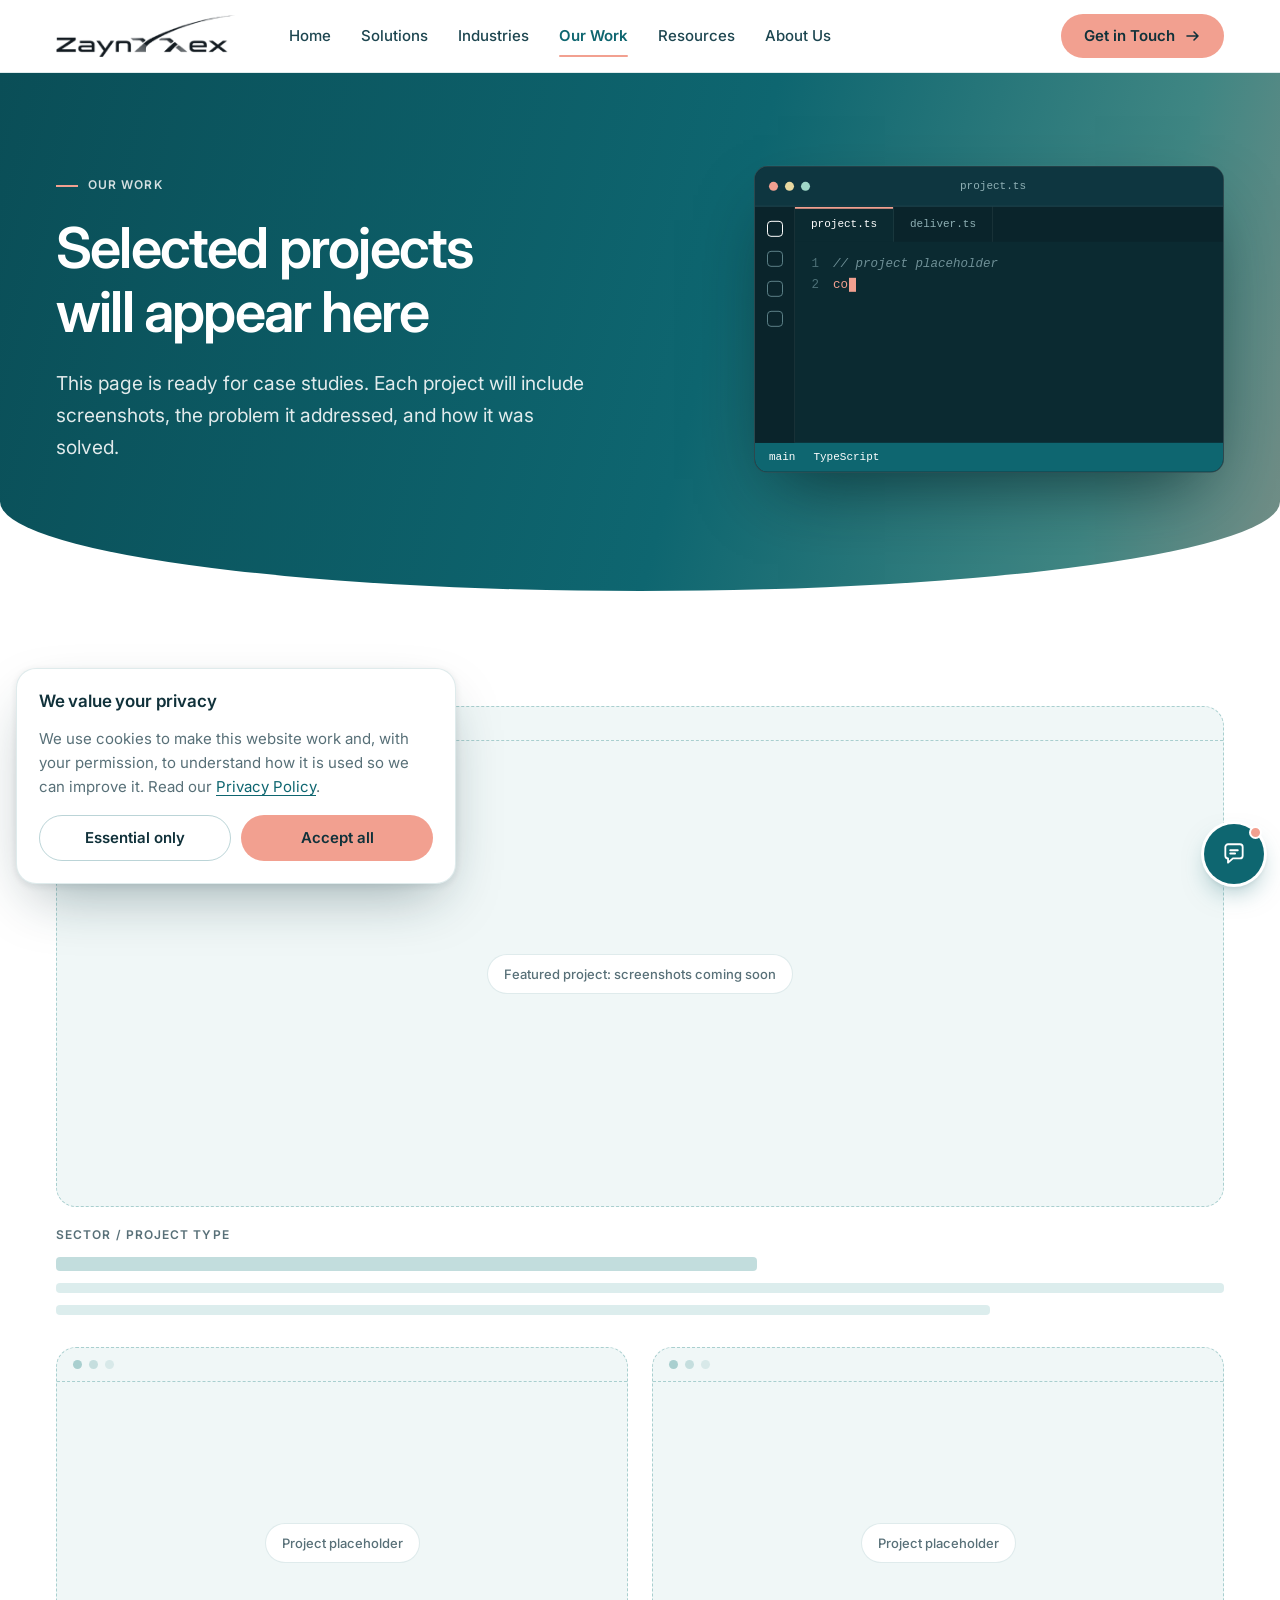
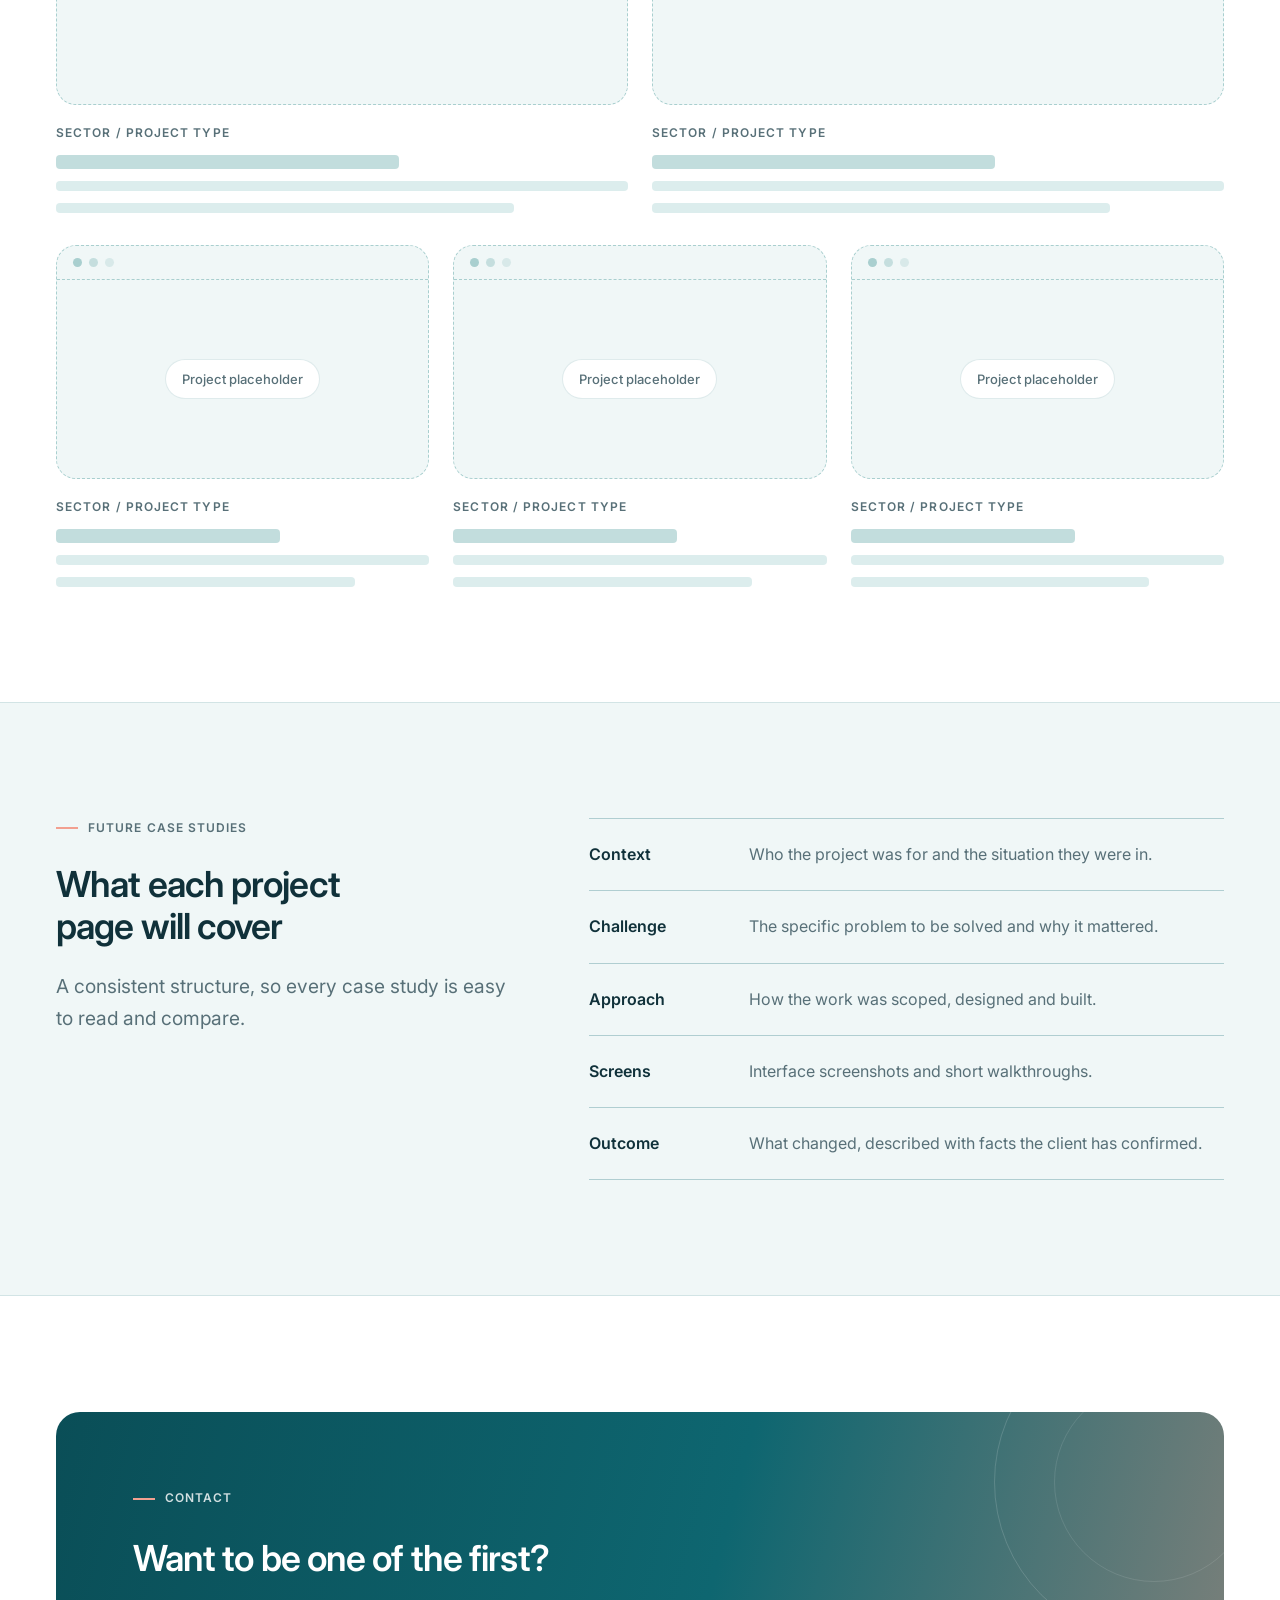
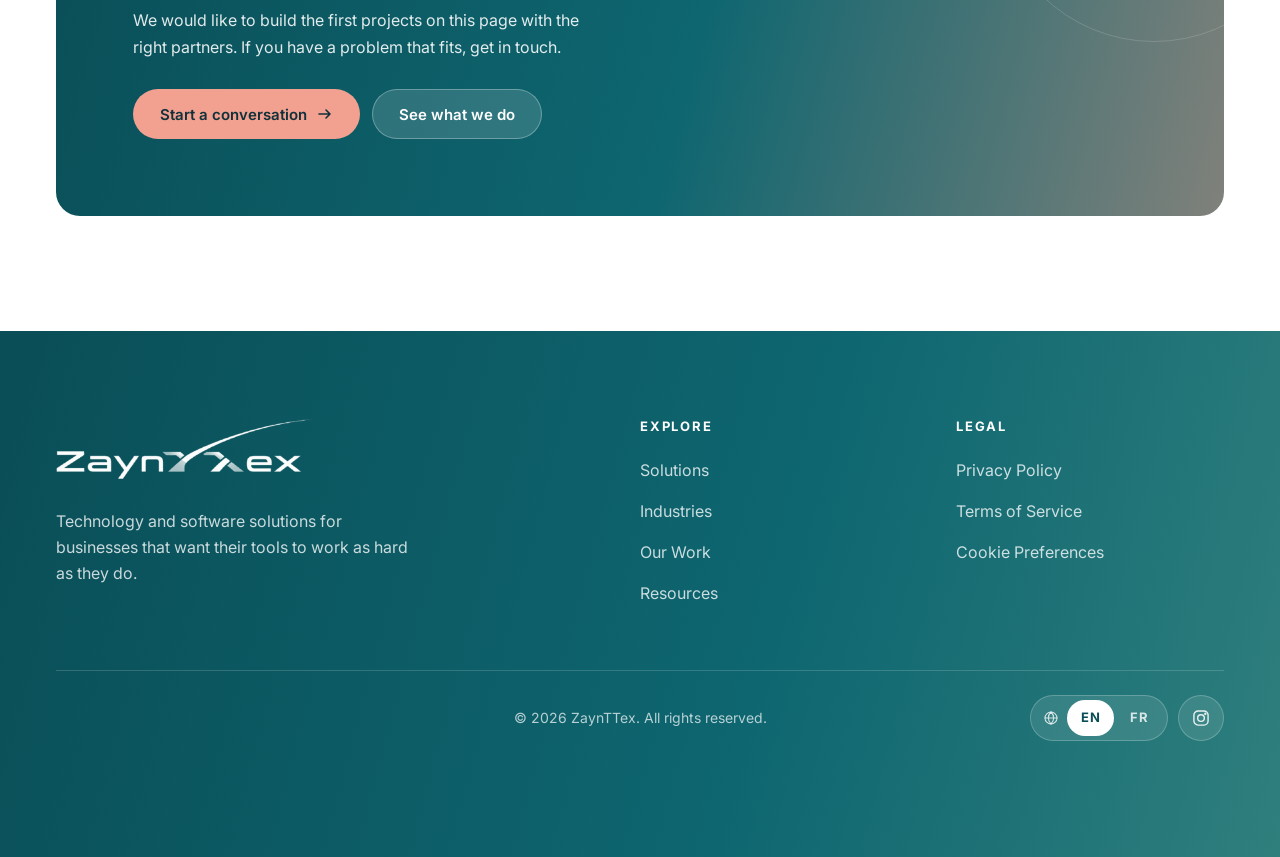
<file: work.html>
<!doctype html>
<html lang="en"><head><meta charset="utf-8"><meta name="viewport" content="width=device-width,initial-scale=1,viewport-fit=cover">
<title>Our Work | ZaynTTex</title><meta name="description" content="A portfolio page prepared for future case studies, screenshots and project descriptions.">
<script>(function(){try{var k="zaynttex-lang",v=null;try{v=localStorage.getItem(k)}catch(e){}if(!v){var m=String(window.name||"").match(/zaynttex-lang=(\w\w)/);v=m&&m[1]}if(v!=="en"&&v!=="fr"){var l=navigator.languages&&navigator.languages.length?navigator.languages:[navigator.language||"en"];v="en";for(var i=0;i<l.length;i++){var c=String(l[i]).toLowerCase().slice(0,2);if(c==="en"||c==="fr"){v=c;break}}}try{var nv=performance.getEntriesByType("navigation")[0];if(nv&&nv.type==="back_forward"){history.scrollRestoration="auto"}else{history.scrollRestoration="manual";window.scrollTo(0,0)}}catch(e){}var d=document.documentElement;d.lang=v;d.setAttribute("data-lang",v);if(v==="fr"){d.setAttribute("data-i18n-wait","");setTimeout(function(){d.removeAttribute("data-i18n-wait")},2500)}}catch(e){}})();</script>
<style>html[data-i18n-wait] body{visibility:hidden}</style><noscript><style>html[data-i18n-wait] body{visibility:visible}</style></noscript>
<link rel="stylesheet" href="https://fonts.googleapis.com/css2?family=Inter:wght@400;500;600&display=swap">
<link rel="stylesheet" href="styles.css">
<style>:root{padding-top:env(safe-area-inset-top,0px);padding-bottom:env(safe-area-inset-bottom,0px)}</style>
</head><body>
<a class="skip" href="#main">Skip to content</a>
<header class="site-head">
  <div class="bar"><a class="brand" href="index.html" aria-label="ZaynTTex, home"><img class="brand-logo" src="logo.png" alt="" height="40"></a>
    <nav class="nav-links" aria-label="Main"><ul style="display:contents;list-style:none;margin:0;padding:0"><li style="display:block"><a href="index.html">Home</a></li><li style="display:block"><a href="solutions.html">Solutions</a></li><li style="display:block"><a href="industries.html">Industries</a></li><li style="display:block"><a href="work.html" aria-current="page">Our Work</a></li><li style="display:block"><a href="resources.html">Resources</a></li><li style="display:block"><a href="about.html">About Us</a></li></ul></nav>
    <div class="actions"><a class="btn btn-primary" href="contact.html">Get in Touch <svg viewBox="0 0 16 16" fill="none" stroke="currentColor" stroke-width="1.6" stroke-linecap="round" stroke-linejoin="round" aria-hidden="true"><path d="M2 8h11M9 4l4 4-4 4"/></svg></a>
    <button class="burger" id="menu-btn" type="button" aria-expanded="false" aria-controls="menu-panel" aria-label="Open menu"><span class="ln"><i></i><i></i><i></i></span></button></div>
  </div>
</header>
<div class="mpanel" id="menu-panel">
  <nav aria-label="Mobile"><a class="link" href="index.html">Home</a><a class="link" href="solutions.html">Solutions</a><a class="link" href="industries.html">Industries</a><a class="link" href="work.html" aria-current="page">Our Work</a><a class="link" href="resources.html">Resources</a><a class="link" href="about.html">About Us</a><a class="link" href="contact.html">Contact</a></nav>
  <a class="btn btn-primary" href="contact.html">Get in Touch <svg viewBox="0 0 16 16" fill="none" stroke="currentColor" stroke-width="1.6" stroke-linecap="round" stroke-linejoin="round" aria-hidden="true"><path d="M2 8h11M9 4l4 4-4 4"/></svg></a>
</div>
<main id="main">
<section class="page-head has-code"><div class="wrap"><span class="eyebrow">Our Work</span><h1>Selected projects will appear here</h1><p class="lead">This page is ready for case studies. Each project will include screenshots, the problem it addressed, and how it was solved.</p><div class="code-win" aria-hidden="true">
 <div class="cw-top"><i></i><i></i><i></i><span class="cw-title">project.ts</span></div>
 <div class="cw-body"><div class="cw-bar"><span></span><span></span><span></span><span></span></div>
  <div class="cw-main"><div class="cw-tabs"><span class="on">project.ts</span><span>deliver.ts</span></div><div class="cw-code" id="code-win-lines"></div></div></div>
 <div class="cw-status"><span>main</span><span>TypeScript</span></div>
</div></div></section>
<section class="section"><div class="wrap"><div class="proj-grid">
<article class="proj feature"><div class="frame"><div class="win-top"><i></i><i></i><i></i></div><div class="ph"><span>Featured project: screenshots coming soon</span></div></div>
<div class="meta"><span class="lbl">Sector / project type</span><span class="sk t"></span><span class="sk l"></span><span class="sk m"></span></div></article>
<article class="proj wide"><div class="frame"><div class="win-top"><i></i><i></i><i></i></div><div class="ph"><span>Project placeholder</span></div></div>
<div class="meta"><span class="lbl">Sector / project type</span><span class="sk t"></span><span class="sk l"></span><span class="sk m"></span></div></article><article class="proj wide"><div class="frame"><div class="win-top"><i></i><i></i><i></i></div><div class="ph"><span>Project placeholder</span></div></div>
<div class="meta"><span class="lbl">Sector / project type</span><span class="sk t"></span><span class="sk l"></span><span class="sk m"></span></div></article>
<article class="proj "><div class="frame"><div class="win-top"><i></i><i></i><i></i></div><div class="ph"><span>Project placeholder</span></div></div>
<div class="meta"><span class="lbl">Sector / project type</span><span class="sk t"></span><span class="sk l"></span><span class="sk m"></span></div></article><article class="proj "><div class="frame"><div class="win-top"><i></i><i></i><i></i></div><div class="ph"><span>Project placeholder</span></div></div>
<div class="meta"><span class="lbl">Sector / project type</span><span class="sk t"></span><span class="sk l"></span><span class="sk m"></span></div></article><article class="proj "><div class="frame"><div class="win-top"><i></i><i></i><i></i></div><div class="ph"><span>Project placeholder</span></div></div>
<div class="meta"><span class="lbl">Sector / project type</span><span class="sk t"></span><span class="sk l"></span><span class="sk m"></span></div></article>
</div></div></section>
<section class="section band"><div class="wrap cs"><div class="stack"><span class="eyebrow">Future case studies</span><h2>What each project page will cover</h2><p class="lead">A consistent structure, so every case study is easy to read and compare.</p></div>
<ul class="cs-list" style="margin:0;padding:0;list-style:none">
<li><b>Context</b><span>Who the project was for and the situation they were in.</span></li>
<li><b>Challenge</b><span>The specific problem to be solved and why it mattered.</span></li>
<li><b>Approach</b><span>How the work was scoped, designed and built.</span></li>
<li><b>Screens</b><span>Interface screenshots and short walkthroughs.</span></li>
<li><b>Outcome</b><span>What changed, described with facts the client has confirmed.</span></li>
</ul></div></section>
<section class="section"><div class="wrap"><div class="cta">
  <span class="eyebrow">Contact</span><h2>Want to be one of the first?</h2><p>We would like to build the first projects on this page with the right partners. If you have a problem that fits, get in touch.</p>
  <div class="btn-row"><a class="btn btn-primary" href="contact.html">Start a conversation <svg viewBox="0 0 16 16" fill="none" stroke="currentColor" stroke-width="1.6" stroke-linecap="round" stroke-linejoin="round" aria-hidden="true"><path d="M2 8h11M9 4l4 4-4 4"/></svg></a><a class="btn btn-ghost" href="solutions.html">See what we do</a></div>
</div></div></section>
</main>
<footer class="foot"><div class="wrap">
  <div class="foot-grid">
    <div class="fbrand"><a class="brand" href="index.html" aria-label="ZaynTTex, home"><img class="brand-logo" src="logo-white.png" alt="" height="40"></a><p>Technology and software solutions for businesses that want their tools to work as hard as they do.</p></div>
    <div class="fcol"><h2 class="ftitle">Explore</h2><ul><li><a href="solutions.html">Solutions</a></li><li><a href="industries.html">Industries</a></li><li><a href="work.html">Our Work</a></li><li><a href="resources.html">Resources</a></li></ul></div>
    <div class="fcol"><h2 class="ftitle">Legal</h2><ul><li><a href="privacy.html">Privacy Policy</a></li><li><a href="terms.html">Terms of Service</a></li><li><a href="#" data-cookie>Cookie Preferences</a></li></ul></div>
  </div>
  <div class="legal"><span class="legal-copy">&copy; 2026 ZaynTTex. All rights reserved.</span>
    <div class="foot-tools"><div class="lang" role="group" aria-label="Language"><svg viewBox="0 0 24 24" aria-hidden="true"><circle cx="12" cy="12" r="9"/><path d="M3 12h18M12 3c2.6 2.6 4 5.7 4 9s-1.4 6.4-4 9c-2.6-2.6-4-5.7-4-9s1.4-6.4 4-9z"/></svg><button type="button" class="lang-btn" data-lang="en" lang="en" aria-label="English" title="English" aria-pressed="true">EN</button><button type="button" class="lang-btn" data-lang="fr" lang="fr" aria-label="Fran&ccedil;ais" title="Fran&ccedil;ais" aria-pressed="false">FR</button></div><a class="social" href="https://www.instagram.com/" target="_blank" rel="noopener" aria-label="Instagram" title="Instagram"><svg viewBox="0 0 24 24" aria-hidden="true"><rect x="3.5" y="3.5" width="17" height="17" rx="5"/><circle cx="12" cy="12" r="4"/><circle cx="17.2" cy="6.8" r=".6" fill="currentColor"/></svg></a></div></div>
</div></footer>
<script>(function () {
  "use strict";
  var FR = {"Skip to content": "Aller au contenu", "Home": "Accueil", "Solutions": "Solutions", "Industries": "Secteurs", "Our Work": "Nos r\u00e9alisations", "Resources": "Ressources", "About Us": "\u00c0 propos", "Get in Touch": "Nous contacter", "Contact": "Contact", "Technology and software solutions": "Solutions technologiques et logicielles", "Technology That Moves Businesses Forward.": "La technologie qui fait avancer les entreprises.", "We design and develop digital solutions that simplify complexity, improve operations, and help businesses grow.": "Nous concevons et d\u00e9veloppons des solutions num\u00e9riques qui simplifient la complexit\u00e9, am\u00e9liorent les op\u00e9rations et aident les entreprises \u00e0 se d\u00e9velopper.", "Explore Our Solutions": "D\u00e9couvrir nos solutions", "Let\u2019s Talk": "Parlons-en", "Stock and operations": "Stocks et op\u00e9rations", "Dashboard": "Tableau de bord", "Inventory": "Inventaire", "Orders": "Commandes", "Rooms and tables": "Chambres et tables", "Today": "Aujourd\u2019hui", "Low stock": "Stock faible", "Open orders": "Commandes en cours", "Occupancy": "Occupation", "Stock used this week": "Stock utilis\u00e9 cette semaine", "Item": "Article", "Stock level": "Niveau de stock", "Status": "Statut", "Tomatoes": "Tomates", "Kitchen": "Cuisine", "In stock": "En stock", "Olive oil": "Huile d\u2019olive", "Coffee beans": "Caf\u00e9 en grains", "Bar": "Bar", "Low": "Faible", "Ordered": "Command\u00e9", "Bed linen": "Linge de lit", "Housekeeping": "M\u00e9nage", "Towels": "Serviettes", "Purchase orders": "Bons de commande", "Fresh produce": "Produits frais", "Delivered": "Livr\u00e9", "Linen service": "Service de linge", "On the way": "En route", "Bar supplies": "Fournitures du bar", "Draft": "Brouillon", "Free": "Libre", "Occupied": "Occup\u00e9", "Cleaning": "Nettoyage", "Tables": "Tables", "Rooms": "Chambres", "Who we are": "Qui nous sommes", "We are a technology partner for businesses that have outgrown their spreadsheets, their patchwork of apps, or their current website.": "Nous sommes un partenaire technologique pour les entreprises qui d\u00e9passent leurs tableurs, leur mosa\u00efque d\u2019applications ou leur site web actuel.", "We build custom software, websites, management systems and automations. The goal is always the same: tools that fit the way your business works and are simple enough to use every day.": "Nous cr\u00e9ons des logiciels sur mesure, des sites web, des syst\u00e8mes de gestion et des automatisations. L\u2019objectif est toujours le m\u00eame : des outils adapt\u00e9s \u00e0 votre fa\u00e7on de travailler et assez simples pour \u00eatre utilis\u00e9s tous les jours.", "We also see this work as the groundwork for software products of our own, built on what we learn from solving real operational problems.": "Nous voyons aussi ce travail comme la base de nos propres produits logiciels, construits \u00e0 partir de ce que nous apprenons en r\u00e9solvant de vrais probl\u00e8mes op\u00e9rationnels.", "What we do": "Ce que nous faisons", "Six ways we help businesses work better": "Six fa\u00e7ons d\u2019aider les entreprises \u00e0 mieux fonctionner", "From a single custom tool to a full change in how your business runs, the work starts with the problem and ends with something your team can use.": "D\u2019un simple outil sur mesure \u00e0 une transformation compl\u00e8te de votre fonctionnement, le travail commence par le probl\u00e8me et aboutit \u00e0 quelque chose que votre \u00e9quipe peut utiliser.", "Custom Software Development": "D\u00e9veloppement de logiciels sur mesure", "Software built around how your business actually works.": "Des logiciels con\u00e7us autour de la fa\u00e7on dont votre entreprise fonctionne r\u00e9ellement.", "Website Design and Development": "Conception et d\u00e9veloppement de sites web", "Fast, clear websites your team can keep up to date.": "Des sites rapides et clairs que votre \u00e9quipe peut tenir \u00e0 jour.", "Business Management Systems": "Syst\u00e8mes de gestion d\u2019entreprise", "Orders, customers, stock and reporting in one place.": "Commandes, clients, stocks et rapports au m\u00eame endroit.", "Workflow Automation": "Automatisation des processus", "Fewer repetitive tasks and fewer copy-and-paste errors.": "Moins de t\u00e2ches r\u00e9p\u00e9titives et moins d\u2019erreurs de copier-coller.", "AI-Powered Solutions": "Solutions bas\u00e9es sur l\u2019IA", "AI applied to specific tasks, with clear limits and review.": "L\u2019IA appliqu\u00e9e \u00e0 des t\u00e2ches pr\u00e9cises, avec des limites claires et une relecture.", "Digital Transformation": "Transformation num\u00e9rique", "A practical plan for moving from scattered tools to connected systems.": "Un plan concret pour passer d\u2019outils dispers\u00e9s \u00e0 des syst\u00e8mes connect\u00e9s.", "How we work": "Notre fa\u00e7on de travailler", "From the problem to a working solution": "Du probl\u00e8me \u00e0 une solution qui fonctionne", "A simple sequence, applied with care. You see progress at every stage and stay involved in the decisions that matter.": "Une s\u00e9quence simple, appliqu\u00e9e avec soin. Vous voyez l\u2019avancement \u00e0 chaque \u00e9tape et restez impliqu\u00e9 dans les d\u00e9cisions importantes.", "Listen": "\u00c9couter", "We start with your operation: how work moves, where it slows down, and what the people doing it need.": "Nous partons de votre activit\u00e9 : comment le travail circule, o\u00f9 il ralentit et ce dont les personnes qui le font ont besoin.", "Map": "Cartographier", "We describe the problem and the options in plain terms, and agree on a scope before building anything.": "Nous d\u00e9crivons le probl\u00e8me et les options en termes simples, et convenons d\u2019un p\u00e9rim\u00e8tre avant de construire quoi que ce soit.", "Build": "Construire", "We deliver in small stages you can review, so direction can change while change is still cheap.": "Nous livrons par petites \u00e9tapes que vous pouvez examiner, afin que la direction puisse changer tant que le changement co\u00fbte peu.", "Refine": "Affiner", "After launch we look at how the work is going and adjust, document and hand over what you need.": "Apr\u00e8s le lancement, nous observons comment cela se passe, puis nous ajustons, documentons et transmettons ce dont vous avez besoin.", "Built for the way different businesses operate": "Con\u00e7u pour la fa\u00e7on de travailler de chaque entreprise", "Every sector has its own routines and pressures. We learn yours before we propose anything.": "Chaque secteur a ses routines et ses contraintes. Nous apprenons les v\u00f4tres avant de proposer quoi que ce soit.", "All industries": "Tous les secteurs", "Retail and Commerce": "Commerce et distribution", "Restaurants and Hospitality": "Restauration et h\u00f4tellerie", "Professional Services": "Services professionnels", "Small and Medium Businesses": "Petites et moyennes entreprises", "Other sectors": "Autres secteurs", "Have a business problem worth solving?": "Un probl\u00e8me d\u2019entreprise \u00e0 r\u00e9soudre ?", "Tell us what is slowing your business down. We will talk it through and say plainly whether and how we can help.": "Dites-nous ce qui ralentit votre entreprise. Nous en discuterons et vous dirons franchement si et comment nous pouvons aider.", "Start a conversation": "D\u00e9marrer la conversation", "See what we do": "Voir ce que nous faisons", "Technology and software solutions for businesses that want their tools to work as hard as they do.": "Des solutions technologiques et logicielles pour les entreprises qui veulent des outils aussi efficaces qu\u2019elles.", "Explore": "Explorer", "Legal": "Mentions l\u00e9gales", "Privacy Policy": "Politique de confidentialit\u00e9", "Terms of Service": "Conditions d\u2019utilisation", "Cookie Preferences": "Pr\u00e9f\u00e9rences des cookies", "\u00a9 2026 ZaynTTex. All rights reserved.": "\u00a9 2026 ZaynTTex. Tous droits r\u00e9serv\u00e9s.", "Language": "Langue", "Chat with us": "Discutez avec nous", "We reply on WhatsApp": "Nous r\u00e9pondons sur WhatsApp", "Hello. Tell us what you are working on and we will reply as soon as we can.": "Bonjour. Dites-nous sur quoi vous travaillez et nous vous r\u00e9pondrons d\u00e8s que possible.", "Chat on WhatsApp": "Discuter sur WhatsApp", "Opens WhatsApp in a new tab.": "Ouvre WhatsApp dans un nouvel onglet.", "We value your privacy": "Nous respectons votre vie priv\u00e9e", "We use cookies to make this website work and, with your permission, to understand how it is used so we can improve it. Read our": "Nous utilisons des cookies pour faire fonctionner ce site et, avec votre accord, pour comprendre comment il est utilis\u00e9 afin de l\u2019am\u00e9liorer. Consultez notre", "Essential only": "Essentiels uniquement", "Accept all": "Tout accepter", "ZaynTTex, home": "ZaynTTex, accueil", "Main": "Principal", "Open menu": "Ouvrir le menu", "Close menu": "Fermer le menu", "Mobile": "Mobile", "Open chat": "Ouvrir le chat", "Close chat": "Fermer le chat", "Cookie preferences": "Pr\u00e9f\u00e9rences des cookies", "Animated inventory console for a restaurant or hotel, with a mouse pointer moving between dashboard, inventory, orders and rooms pages": "Console d\u2019inventaire anim\u00e9e pour un restaurant ou un h\u00f4tel, avec un pointeur de souris qui passe du tableau de bord \u00e0 l\u2019inventaire, aux commandes et aux chambres", "Custom software, websites, management systems and automation that help businesses simplify operations and grow.": "Logiciels sur mesure, sites web, syst\u00e8mes de gestion et automatisation pour aider les entreprises \u00e0 simplifier leurs op\u00e9rations et \u00e0 se d\u00e9velopper.", "Solutions | ZaynTTex": "Solutions | ZaynTTex", "Industries | ZaynTTex": "Secteurs | ZaynTTex", "Our Work | ZaynTTex": "Nos r\u00e9alisations | ZaynTTex", "Resources | ZaynTTex": "Ressources | ZaynTTex", "About Us | ZaynTTex": "\u00c0 propos | ZaynTTex", "Contact | ZaynTTex": "Contact | ZaynTTex", "Privacy Policy | ZaynTTex": "Politique de confidentialit\u00e9 | ZaynTTex", "Terms of Service | ZaynTTex": "Conditions d\u2019utilisation | ZaynTTex", "Technology services shaped around your operations": "Des services technologiques fa\u00e7onn\u00e9s autour de vos op\u00e9rations", "Six areas of work, each aimed at a specific kind of business problem. Most projects combine more than one.": "Six domaines de travail, chacun visant un type pr\u00e9cis de probl\u00e8me d\u2019entreprise. La plupart des projets en combinent plusieurs.", "The problem": "Le probl\u00e8me", "The value": "La valeur", "Off-the-shelf tools make a business bend its process around the software. The gaps get filled with spreadsheets, manual steps and workarounds that only one person understands.": "Les outils standards obligent l\u2019entreprise \u00e0 adapter ses processus au logiciel. Les manques sont combl\u00e9s par des tableurs, des \u00e9tapes manuelles et des solutions de contournement que seule une personne comprend.", "We scope the problem with you, then build software around how your business works. We deliver in stages, document what we build, and design it so it can be extended later.": "Nous d\u00e9finissons le probl\u00e8me avec vous, puis construisons un logiciel autour de votre fonctionnement. Nous livrons par \u00e9tapes, documentons ce que nous cr\u00e9ons et le concevons pour qu\u2019il puisse \u00e9voluer.", "Tools that fit the work, a result you own, and software that can change when the business does.": "Des outils adapt\u00e9s au travail, un r\u00e9sultat qui vous appartient et un logiciel qui \u00e9volue avec votre entreprise.", "A website that is slow, unclear or hard to update loses people before they get in touch, and it often falls out of date because changing it is a chore.": "Un site lent, confus ou difficile \u00e0 mettre \u00e0 jour fait perdre des visiteurs avant qu\u2019ils ne vous contactent, et il devient vite obsol\u00e8te parce que le modifier est une corv\u00e9e.", "We design and build responsive, accessible websites with a clear structure and straightforward content. We set them up so your team can edit what needs editing.": "Nous concevons et r\u00e9alisons des sites adaptatifs et accessibles, avec une structure claire et un contenu simple. Nous les configurons pour que votre \u00e9quipe puisse modifier ce qui doit l\u2019\u00eatre.", "A site that explains your business plainly, loads quickly on any device, and stays current.": "Un site qui pr\u00e9sente clairement votre activit\u00e9, se charge vite sur tout appareil et reste \u00e0 jour.", "Orders, customers, stock, invoices and schedules live in different places. Staff enter the same data twice, and reports from different tools do not agree.": "Commandes, clients, stocks, factures et plannings sont dispers\u00e9s. Le personnel saisit deux fois les m\u00eames donn\u00e9es et les rapports de diff\u00e9rents outils ne concordent pas.", "We bring the functions you rely on into one system, with roles, permissions and reports that match the way your operation runs.": "Nous r\u00e9unissons les fonctions dont vous avez besoin dans un seul syst\u00e8me, avec des r\u00f4les, des permissions et des rapports adapt\u00e9s \u00e0 votre activit\u00e9.", "One reliable source of information, less duplicated effort, and a clearer view of the business.": "Une source d\u2019information fiable, moins de doubles saisies et une vision plus claire de l\u2019entreprise.", "Copying data between tools, chasing approvals and sending routine messages take hours every week and invite small mistakes.": "Copier des donn\u00e9es d\u2019un outil \u00e0 l\u2019autre, relancer pour des validations et envoyer des messages de routine prennent des heures chaque semaine et provoquent de petites erreurs.", "We map the process first, then automate the predictable steps. People stay in the loop wherever judgment is needed.": "Nous cartographions d\u2019abord le processus, puis automatisons les \u00e9tapes pr\u00e9visibles. Les personnes restent dans la boucle partout o\u00f9 un jugement est n\u00e9cessaire.", "Time returned to your team, fewer errors, and processes that run the same way each time.": "Du temps rendu \u00e0 votre \u00e9quipe, moins d\u2019erreurs et des processus qui se d\u00e9roulent de la m\u00eame fa\u00e7on \u00e0 chaque fois.", "Many businesses see potential in AI but are unsure where it helps, where it adds risk, and how to use it without disrupting existing work.": "Beaucoup d\u2019entreprises voient le potentiel de l\u2019IA mais ne savent pas o\u00f9 elle aide, o\u00f9 elle ajoute des risques, ni comment l\u2019utiliser sans perturber le travail existant.", "We identify specific tasks where AI can help, such as sorting, summarising or searching information. We build it into your tools with review steps and clear limits.": "Nous identifions les t\u00e2ches pr\u00e9cises o\u00f9 l\u2019IA peut aider, comme trier, r\u00e9sumer ou rechercher de l\u2019information. Nous l\u2019int\u00e9grons \u00e0 vos outils avec des \u00e9tapes de relecture et des limites claires.", "Practical use of AI where it earns its place, with human oversight and no unexplained black boxes.": "Un usage concret de l\u2019IA l\u00e0 o\u00f9 elle a sa place, avec un contr\u00f4le humain et sans bo\u00eete noire inexpliqu\u00e9e.", "Technology decisions made one tool at a time leave a business with systems that do not connect and no clear direction.": "Des d\u00e9cisions technologiques prises outil par outil laissent l\u2019entreprise avec des syst\u00e8mes qui ne communiquent pas et sans direction claire.", "We review your current tools and processes, set priorities with you, and plan a sequence of changes your business can absorb.": "Nous examinons vos outils et processus actuels, d\u00e9finissons les priorit\u00e9s avec vous et planifions une suite de changements que votre entreprise peut absorber.", "A roadmap grounded in your operations, so each investment supports the next one.": "Une feuille de route ancr\u00e9e dans vos op\u00e9rations, pour que chaque investissement soutienne le suivant.", "Not sure which one you need?": "Vous ne savez pas laquelle choisir ?", "Describe the problem as you see it. We will help you work out where to start.": "D\u00e9crivez le probl\u00e8me tel que vous le voyez. Nous vous aiderons \u00e0 savoir par o\u00f9 commencer.", "Talk to us": "Parlez-nous", "The services we offer: custom software, websites, business systems, automation, AI and digital transformation.": "Nos services : logiciels sur mesure, sites web, syst\u00e8mes de gestion, automatisation, IA et transformation num\u00e9rique.", "Different businesses, different pressures": "Des entreprises diff\u00e9rentes, des contraintes diff\u00e9rentes", "The challenges below are typical for each sector. We use them as a starting point, then adapt to your actual operation.": "Les d\u00e9fis ci-dessous sont typiques de chaque secteur. Nous les utilisons comme point de d\u00e9part, puis nous nous adaptons \u00e0 votre activit\u00e9 r\u00e9elle.", "Common challenges": "D\u00e9fis courants", "How technology helps": "Comment la technologie aide", "Stock levels that differ between the shop, the website and the warehouse": "Des niveaux de stock qui diff\u00e8rent entre la boutique, le site web et l\u2019entrep\u00f4t", "Orders handled by hand across several channels": "Des commandes trait\u00e9es \u00e0 la main sur plusieurs canaux", "Little visibility into what sells and what sits": "Peu de visibilit\u00e9 sur ce qui se vend et ce qui stagne", "Inventory and order systems that keep channels in step": "Des syst\u00e8mes d\u2019inventaire et de commandes qui synchronisent les canaux", "Online stores connected to back-office tools": "Des boutiques en ligne connect\u00e9es aux outils de gestion", "Simple reporting on sales and stock": "Des rapports simples sur les ventes et les stocks", "Bookings taken by phone, message and paper": "Des r\u00e9servations prises par t\u00e9l\u00e9phone, message et papier", "Menus, suppliers and costs tracked in separate places": "Menus, fournisseurs et co\u00fbts suivis \u00e0 des endroits s\u00e9par\u00e9s", "Rotas that take hours to plan and change": "Des plannings qui prennent des heures \u00e0 \u00e9tablir et \u00e0 modifier", "Reservation and ordering tools that fit your service": "Des outils de r\u00e9servation et de commande adapt\u00e9s \u00e0 votre service", "Supplier and stock tracking": "Suivi des fournisseurs et des stocks", "Scheduling that reflects demand and availability": "Une planification qui refl\u00e8te la demande et les disponibilit\u00e9s", "Time and billing managed in spreadsheets": "Temps et facturation g\u00e9r\u00e9s dans des tableurs", "Client information scattered across inboxes": "Des informations clients dispers\u00e9es dans les bo\u00eetes mail", "Documents prepared by hand, again and again": "Des documents pr\u00e9par\u00e9s \u00e0 la main, encore et encore", "Client portals and project tracking": "Portails clients et suivi de projets", "Automated invoicing and payment reminders": "Facturation automatis\u00e9e et rappels de paiement", "Document workflows with approval steps": "Circuits de documents avec \u00e9tapes de validation", "Growing faster than the systems behind the business": "Une croissance plus rapide que les syst\u00e8mes qui la soutiennent", "Knowledge held by one or two people": "Un savoir d\u00e9tenu par une ou deux personnes", "Tools bought one at a time that do not work together": "Des outils achet\u00e9s un \u00e0 un qui ne fonctionnent pas ensemble", "Right-sized systems that cover the essentials": "Des syst\u00e8mes \u00e0 la bonne taille qui couvrent l\u2019essentiel", "Automation of routine admin": "Automatisation de l\u2019administratif courant", "A website that carries the business and is easy to maintain": "Un site web qui porte l\u2019activit\u00e9 et se maintient facilement", "Other Business Sectors": "Autres secteurs d\u2019activit\u00e9", "Sector-specific routines, rules and reporting duties": "Routines, r\u00e8gles et obligations de reporting propres au secteur", "Legacy tools that are difficult to replace": "Des outils anciens difficiles \u00e0 remplacer", "Processes that were never written down": "Des processus qui n\u2019ont jamais \u00e9t\u00e9 document\u00e9s", "A conversation first, to understand how your sector works": "D\u2019abord une conversation pour comprendre comment fonctionne votre secteur", "A scoped plan that builds only what you need": "Un plan cadr\u00e9 qui ne construit que ce dont vous avez besoin", "Software that can adapt as requirements change": "Un logiciel qui s\u2019adapte quand les besoins \u00e9voluent", "Does your sector look different?": "Votre secteur est diff\u00e9rent ?", "Many of the problems we solve are the same across sectors. Tell us about yours and we will tell you what we think.": "Beaucoup des probl\u00e8mes que nous r\u00e9solvons sont les m\u00eames d\u2019un secteur \u00e0 l\u2019autre. Parlez-nous du v\u00f4tre et nous vous dirons ce que nous en pensons.", "How technology can address operational challenges in retail, hospitality, professional services and small businesses.": "Comment la technologie peut r\u00e9pondre aux d\u00e9fis op\u00e9rationnels du commerce, de l\u2019h\u00f4tellerie-restauration, des services professionnels et des petites entreprises.", "Selected projects will appear here": "Les projets s\u00e9lectionn\u00e9s appara\u00eetront ici", "This page is ready for case studies. Each project will include screenshots, the problem it addressed, and how it was solved.": "Cette page est pr\u00eate \u00e0 accueillir des \u00e9tudes de cas. Chaque projet comprendra des captures d\u2019\u00e9cran, le probl\u00e8me trait\u00e9 et la fa\u00e7on dont il a \u00e9t\u00e9 r\u00e9solu.", "Featured project: screenshots coming soon": "Projet \u00e0 la une : captures d\u2019\u00e9cran \u00e0 venir", "Sector / project type": "Secteur / type de projet", "Project placeholder": "Emplacement de projet", "Future case studies": "Futures \u00e9tudes de cas", "What each project page will cover": "Ce que couvrira chaque page de projet", "A consistent structure, so every case study is easy to read and compare.": "Une structure homog\u00e8ne, pour que chaque \u00e9tude de cas soit facile \u00e0 lire et \u00e0 comparer.", "Context": "Contexte", "Who the project was for and the situation they were in.": "Pour qui \u00e9tait le projet et dans quelle situation il s\u2019inscrivait.", "Challenge": "D\u00e9fi", "The specific problem to be solved and why it mattered.": "Le probl\u00e8me pr\u00e9cis \u00e0 r\u00e9soudre et pourquoi il comptait.", "Approach": "Approche", "How the work was scoped, designed and built.": "Comment le travail a \u00e9t\u00e9 cadr\u00e9, con\u00e7u et r\u00e9alis\u00e9.", "Screens": "\u00c9crans", "Interface screenshots and short walkthroughs.": "Captures d\u2019\u00e9cran de l\u2019interface et courtes d\u00e9monstrations.", "Outcome": "R\u00e9sultat", "What changed, described with facts the client has confirmed.": "Ce qui a chang\u00e9, d\u00e9crit avec des faits confirm\u00e9s par le client.", "Want to be one of the first?": "Envie d\u2019\u00eatre parmi les premiers ?", "We would like to build the first projects on this page with the right partners. If you have a problem that fits, get in touch.": "Nous aimerions r\u00e9aliser les premiers projets de cette page avec les bons partenaires. Si vous avez un probl\u00e8me qui correspond, contactez-nous.", "A portfolio page prepared for future case studies, screenshots and project descriptions.": "Une page de r\u00e9alisations pr\u00eate pour de futures \u00e9tudes de cas, captures d\u2019\u00e9cran et descriptions de projets.", "Knowledge for businesses going digital": "Des connaissances pour les entreprises qui passent au num\u00e9rique", "We plan to publish articles, guides and explanations here. Nothing has been published yet, and this page will grow as content is added.": "Nous pr\u00e9voyons de publier ici des articles, des guides et des explications. Rien n\u2019a encore \u00e9t\u00e9 publi\u00e9 et cette page s\u2019enrichira au fil des contenus ajout\u00e9s.", "Featured": "\u00c0 la une", "The first article will be featured here": "Le premier article sera mis en avant ici", "A large image, a headline and a short summary. When content is ready, this space introduces the most useful piece.": "Une grande image, un titre et un court r\u00e9sum\u00e9. Quand le contenu sera pr\u00eat, cet espace pr\u00e9sentera le contenu le plus utile.", "Topics": "Th\u00e8mes", "What you will find here": "Ce que vous trouverez ici", "Five areas, each with its own listing once there is something to read.": "Cinq th\u00e8mes, chacun avec sa propre liste d\u00e8s qu\u2019il y aura quelque chose \u00e0 lire.", "Articles": "Articles", "Practical writing on building and running business software.": "Des textes pratiques sur la cr\u00e9ation et l\u2019exploitation de logiciels d\u2019entreprise.", "No entries yet": "Aucune entr\u00e9e pour le moment", "Insights": "Analyses", "Short perspectives on how technology is changing day-to-day operations.": "De courts points de vue sur la fa\u00e7on dont la technologie transforme le quotidien des entreprises.", "Guides": "Guides", "Step-by-step guidance on choosing, planning and adopting digital tools.": "Des conseils pas \u00e0 pas pour choisir, planifier et adopter des outils num\u00e9riques.", "Technology Explained": "La technologie expliqu\u00e9e", "Plain-language explanations of the technologies behind our work.": "Des explications en langage simple des technologies derri\u00e8re notre travail.", "Business and Digital Transformation": "Entreprise et transformation num\u00e9rique", "Resources for owners and teams planning a change in how they work.": "Des ressources pour les dirigeants et \u00e9quipes qui pr\u00e9voient de changer leur fa\u00e7on de travailler.", "Have a topic you would like covered?": "Un sujet que vous aimeriez voir trait\u00e9 ?", "If there is a question about technology or your business you would like answered in plain language, send it our way.": "Si vous avez une question sur la technologie ou votre entreprise \u00e0 laquelle vous aimeriez une r\u00e9ponse en langage simple, envoyez-la-nous.", "A resource library for articles, insights, guides and technology explanations. No content has been published yet.": "Une biblioth\u00e8que de ressources : articles, analyses, guides et explications technologiques. Aucun contenu n\u2019a encore \u00e9t\u00e9 publi\u00e9.", "About us": "\u00c0 propos", "Building Beyond Today.": "Construire au-del\u00e0 d\u2019aujourd\u2019hui.", "We are a technology partner. We believe technology should solve real problems and make businesses better.": "Nous sommes un partenaire technologique. Nous croyons que la technologie doit r\u00e9soudre de vrais probl\u00e8mes et rendre les entreprises meilleures.", "Philosophy": "Philosophie", "Start with the problem, not the technology": "Partir du probl\u00e8me, pas de la technologie", "A tool is only useful if people use it. So we begin with how work happens today, what gets in the way, and what a better day looks like for the people involved.": "Un outil n\u2019est utile que s\u2019il est utilis\u00e9. Nous commen\u00e7ons donc par la fa\u00e7on dont le travail se fait aujourd\u2019hui, ce qui g\u00eane et \u00e0 quoi ressemble une meilleure journ\u00e9e pour les personnes concern\u00e9es.", "From there, we choose the simplest technology that does the job. We explain our choices in plain language, so you can make decisions with confidence.": "Ensuite, nous choisissons la technologie la plus simple qui fait le travail. Nous expliquons nos choix en langage clair, pour que vous puissiez d\u00e9cider en confiance.", "Mission and vision": "Mission et vision", "Where we are going": "O\u00f9 nous allons", "Mission": "Mission", "To help businesses run better by building technology that solves real problems.": "Aider les entreprises \u00e0 mieux fonctionner en cr\u00e9ant une technologie qui r\u00e9sout de vrais probl\u00e8mes.", "Vision": "Vision", "Building Beyond Today: to grow from a services partner into a company that also develops its own software products and technologies.": "Construire au-del\u00e0 d\u2019aujourd\u2019hui : passer d\u2019un partenaire de services \u00e0 une entreprise qui d\u00e9veloppe aussi ses propres produits et technologies logiciels.", "Values": "Valeurs", "What we hold ourselves to": "Ce \u00e0 quoi nous nous tenons", "Five principles that guide how we work with clients and with each other.": "Cinq principes qui guident notre fa\u00e7on de travailler avec nos clients et entre nous.", "Innovation": "Innovation", "We look for better ways to solve problems, and we test new ideas against real needs before we recommend them.": "Nous cherchons de meilleures fa\u00e7ons de r\u00e9soudre les probl\u00e8mes et testons les nouvelles id\u00e9es face aux besoins r\u00e9els avant de les recommander.", "Simplicity": "Simplicit\u00e9", "Good technology removes effort. We prefer clear, simple solutions to impressive but complicated ones.": "Une bonne technologie supprime de l\u2019effort. Nous pr\u00e9f\u00e9rons les solutions claires et simples aux solutions impressionnantes mais compliqu\u00e9es.", "Reliability": "Fiabilit\u00e9", "Software has to work on an ordinary Tuesday. We build carefully, test properly and say so when something is not ready.": "Un logiciel doit fonctionner un mardi ordinaire. Nous construisons avec soin, testons correctement et le disons quand quelque chose n\u2019est pas pr\u00eat.", "Curiosity": "Curiosit\u00e9", "We ask questions, learn how each business runs, and keep learning about the tools we use.": "Nous posons des questions, apprenons comment chaque entreprise fonctionne et continuons d\u2019apprendre sur les outils que nous utilisons.", "Impact": "Impact", "We measure our work by what it changes for the people who use it and the businesses that depend on it.": "Nous mesurons notre travail \u00e0 ce qu\u2019il change pour les personnes qui l\u2019utilisent et les entreprises qui en d\u00e9pendent.", "Let us understand your business first.": "Laissez-nous d\u2019abord comprendre votre entreprise.", "The best projects begin with a good conversation. Tell us where you are and where you want to be.": "Les meilleurs projets commencent par une bonne conversation. Dites-nous o\u00f9 vous en \u00eates et o\u00f9 vous voulez aller.", "Our philosophy, mission, vision and values as a technology partner for businesses.": "Notre philosophie, notre mission, notre vision et nos valeurs en tant que partenaire technologique des entreprises.", "Let\u2019s talk about what you need.": "Parlons de ce dont vous avez besoin.", "Tell us about your project or the problem you are trying to solve. A rough description is enough to start.": "Parlez-nous de votre projet ou du probl\u00e8me que vous voulez r\u00e9soudre. Une description approximative suffit pour commencer.", "Tell us the context": "Donnez-nous le contexte", "What your business does and what is not working well.": "Ce que fait votre entreprise et ce qui ne fonctionne pas bien.", "We read it properly": "Nous le lisons attentivement", "Your message goes to people who will understand it.": "Votre message est envoy\u00e9 \u00e0 des personnes qui le comprendront.", "We reply by email": "Nous r\u00e9pondons par e-mail", "With questions, ideas or a suggested next step.": "Avec des questions, des id\u00e9es ou une proposition de prochaine \u00e9tape.", "Send a message": "Envoyer un message", "Fields marked optional can be left empty.": "Les champs marqu\u00e9s facultatifs peuvent rester vides.", "Full name": "Nom complet", "Business name": "Nom de l\u2019entreprise", "(optional)": "(facultatif)", "Email address": "Adresse e-mail", "Project type": "Type de projet", "Select a project type": "Choisir un type de projet", "Custom software": "Logiciel sur mesure", "Website design and development": "Conception et d\u00e9veloppement de site web", "Business management system": "Syst\u00e8me de gestion d\u2019entreprise", "Workflow automation": "Automatisation des processus", "AI-powered solution": "Solution bas\u00e9e sur l\u2019IA", "Digital transformation": "Transformation num\u00e9rique", "Something else": "Autre chose", "Message / project description": "Message / description du projet", "Leave this empty": "Laisser vide", "Send message": "Envoyer le message", "Sending": "Envoi en cours", "We use your details only to reply to this message.": "Nous utilisons vos coordonn\u00e9es uniquement pour r\u00e9pondre \u00e0 ce message.", "What are you trying to achieve, and what is getting in the way?": "Que cherchez-vous \u00e0 accomplir et qu\u2019est-ce qui vous en emp\u00eache ?", "Contact form for discussing your project or business challenge.": "Formulaire de contact pour parler de votre projet ou de votre d\u00e9fi d\u2019entreprise.", "This field is required.": "Ce champ est obligatoire.", "Please enter your name.": "Veuillez saisir votre nom.", "Please enter your email address.": "Veuillez saisir votre adresse e-mail.", "Please choose a project type.": "Veuillez choisir un type de projet.", "Please describe your project.": "Veuillez d\u00e9crire votre projet.", "Enter a valid email address, for example name@company.com.": "Saisissez une adresse e-mail valide, par exemple nom@entreprise.com.", "Add a little more detail, at least 20 characters.": "Ajoutez un peu plus de d\u00e9tails, au moins 20 caract\u00e8res.", "Please fix the highlighted fields and send again.": "Veuillez corriger les champs signal\u00e9s et envoyer \u00e0 nouveau.", "This form is not connected to a mailbox yet, so your message was not sent. Please try again later.": "Ce formulaire n\u2019est pas encore reli\u00e9 \u00e0 une bo\u00eete mail, votre message n\u2019a donc pas \u00e9t\u00e9 envoy\u00e9. Veuillez r\u00e9essayer plus tard.", "Thank you. Your message has been sent and we will get back to you by email.": "Merci. Votre message a \u00e9t\u00e9 envoy\u00e9 et nous vous r\u00e9pondrons par e-mail.", "Your message could not be sent. Check your connection and try again.": "Votre message n\u2019a pas pu \u00eatre envoy\u00e9. V\u00e9rifiez votre connexion et r\u00e9essayez.", "Your message could not be sent. Please try again.": "Votre message n\u2019a pas pu \u00eatre envoy\u00e9. Veuillez r\u00e9essayer.", "Company": "Soci\u00e9t\u00e9", "Last updated": "Derni\u00e8re mise \u00e0 jour", "2 November 2026": "2 novembre 2026", "Questions? Contact us": "Une question ? Contactez-nous", "How we handle information about the people who use this website and our services.": "Comment nous traitons les informations des personnes qui utilisent ce site et nos services.", "The terms that apply when you use this website and our services.": "Les conditions qui s\u2019appliquent lorsque vous utilisez ce site et nos services.", "Privacy Policy for ZaynTTex.": "Politique de confidentialit\u00e9 de ZaynTTex.", "Terms of Service for ZaynTTex.": "Conditions d\u2019utilisation de ZaynTTex.", "Company:": "Soci\u00e9t\u00e9 :", "Email:": "E-mail :", "Website:": "Site web :", "Location:": "Adresse :", "Rabat, Morocco": "Rabat, Maroc", "At ZaynTTex, we respect your privacy and are committed to protecting your personal information. This Privacy Policy explains how we collect, use, store, and protect information when you visit our website or contact us about our services.": "Chez ZaynTTex, nous respectons votre vie priv\u00e9e et nous nous engageons \u00e0 prot\u00e9ger vos informations personnelles. Cette politique de confidentialit\u00e9 explique comment nous collectons, utilisons, conservons et prot\u00e9geons les informations lorsque vous visitez notre site ou nous contactez au sujet de nos services.", "1. Information We Collect": "1. Informations que nous collectons", "We may collect the following information when you interact with our website:": "Nous pouvons collecter les informations suivantes lorsque vous interagissez avec notre site :", "Personal information:": "Informations personnelles :", "Name, email address, phone number, and business name.": "Nom, adresse e-mail, num\u00e9ro de t\u00e9l\u00e9phone et nom de l\u2019entreprise.", "Business information:": "Informations professionnelles :", "Information you voluntarily provide about your company, business activities, and project requirements.": "Informations que vous fournissez volontairement sur votre entreprise, vos activit\u00e9s et les besoins de votre projet.", "Technical information:": "Informations techniques :", "IP address, browser type, device information, and website usage data, where applicable.": "Adresse IP, type de navigateur, informations sur l\u2019appareil et donn\u00e9es d\u2019utilisation du site, le cas \u00e9ch\u00e9ant.", "Communication information:": "Informations de communication :", "Messages, inquiries, and other information you send through our contact forms or communication channels.": "Messages, demandes et autres informations que vous envoyez via nos formulaires de contact ou nos canaux de communication.", "We only collect information that is reasonably necessary for the purposes described in this policy.": "Nous ne collectons que les informations raisonnablement n\u00e9cessaires aux finalit\u00e9s d\u00e9crites dans cette politique.", "2. How We Use Your Information": "2. Comment nous utilisons vos informations", "We may use your information to:": "Nous pouvons utiliser vos informations pour :", "Respond to inquiries and service requests.": "R\u00e9pondre aux demandes de renseignements et de services.", "Understand your business needs and prepare project proposals.": "Comprendre les besoins de votre entreprise et pr\u00e9parer des propositions de projet.", "Provide website development, software, automation, and digital solutions.": "Fournir des services de d\u00e9veloppement de sites web, de logiciels, d\u2019automatisation et de solutions num\u00e9riques.", "Communicate with clients regarding projects and services.": "Communiquer avec les clients au sujet des projets et des services.", "Improve our website, services, and user experience.": "Am\u00e9liorer notre site, nos services et l\u2019exp\u00e9rience utilisateur.", "Maintain website security and prevent misuse.": "Maintenir la s\u00e9curit\u00e9 du site et pr\u00e9venir les abus.", "Comply with applicable legal obligations.": "Respecter les obligations l\u00e9gales applicables.", "We do not sell your personal information to third parties.": "Nous ne vendons pas vos informations personnelles \u00e0 des tiers.", "3. Data Sharing": "3. Partage des donn\u00e9es", "We may share limited information with trusted third-party service providers when necessary to operate our website or deliver our services.": "Nous pouvons partager des informations limit\u00e9es avec des prestataires tiers de confiance lorsque cela est n\u00e9cessaire pour exploiter notre site ou fournir nos services.", "These may include:": "Il peut s\u2019agir de :", "Website hosting providers.": "H\u00e9bergeurs de sites web.", "Email and communication providers.": "Fournisseurs de messagerie et de communication.", "Cloud storage and infrastructure providers.": "Fournisseurs de stockage cloud et d\u2019infrastructure.", "Analytics and website performance services.": "Services d\u2019analyse et de performance du site.", "Software and technology providers.": "Fournisseurs de logiciels et de technologies.", "Such providers may process information only as necessary for their services and subject to appropriate safeguards.": "Ces prestataires ne peuvent traiter les informations que dans la mesure n\u00e9cessaire \u00e0 leurs services et sous r\u00e9serve de garanties appropri\u00e9es.", "4. Data Storage and Security": "4. Conservation et s\u00e9curit\u00e9 des donn\u00e9es", "We take reasonable technical and organizational measures to protect personal information against unauthorized access, alteration, disclosure, loss, or destruction.": "Nous prenons des mesures techniques et organisationnelles raisonnables pour prot\u00e9ger les informations personnelles contre l\u2019acc\u00e8s non autoris\u00e9, l\u2019alt\u00e9ration, la divulgation, la perte ou la destruction.", "However, no method of electronic transmission or storage can be guaranteed to be completely secure.": "Toutefois, aucune m\u00e9thode de transmission ou de stockage \u00e9lectronique ne peut \u00eatre garantie comme totalement s\u00e9curis\u00e9e.", "We retain personal information only for as long as necessary to fulfill the purposes for which it was collected or to meet applicable legal requirements.": "Nous ne conservons les informations personnelles que le temps n\u00e9cessaire pour atteindre les finalit\u00e9s pour lesquelles elles ont \u00e9t\u00e9 collect\u00e9es ou pour respecter les exigences l\u00e9gales applicables.", "5. Cookies and Tracking Technologies": "5. Cookies et technologies de suivi", "Our website may use cookies or similar technologies to:": "Notre site peut utiliser des cookies ou des technologies similaires pour :", "Ensure the proper functioning of the website.": "Assurer le bon fonctionnement du site.", "Understand website traffic and visitor interactions.": "Comprendre la fr\u00e9quentation du site et les interactions des visiteurs.", "Improve performance and user experience.": "Am\u00e9liorer les performances et l\u2019exp\u00e9rience utilisateur.", "Where required, we will request your consent before using non-essential cookies.": "Lorsque la loi l\u2019exige, nous demanderons votre consentement avant d\u2019utiliser des cookies non essentiels.", "You can manage or disable cookies through your browser settings.": "Vous pouvez g\u00e9rer ou d\u00e9sactiver les cookies dans les param\u00e8tres de votre navigateur.", "6. Your Privacy Rights": "6. Vos droits en mati\u00e8re de vie priv\u00e9e", "Depending on applicable law, you may have the right to:": "Selon la loi applicable, vous pouvez avoir le droit de :", "Request access to your personal information.": "Demander l\u2019acc\u00e8s \u00e0 vos informations personnelles.", "Request correction of inaccurate information.": "Demander la correction d\u2019informations inexactes.", "Request deletion where legally applicable.": "Demander la suppression lorsque la loi le permet.", "Object to certain processing activities.": "Vous opposer \u00e0 certains traitements.", "Withdraw consent where processing is based on consent.": "Retirer votre consentement lorsque le traitement repose sur celui-ci.", "To exercise these rights, contact us using the details provided below.": "Pour exercer ces droits, contactez-nous aux coordonn\u00e9es indiqu\u00e9es ci-dessous.", "7. Third-Party Websites": "7. Sites web tiers", "Our website may contain links to third-party websites or services. We are not responsible for their privacy practices or content. We encourage you to review their respective privacy policies.": "Notre site peut contenir des liens vers des sites web ou services tiers. Nous ne sommes pas responsables de leurs pratiques de confidentialit\u00e9 ni de leur contenu. Nous vous encourageons \u00e0 consulter leurs politiques de confidentialit\u00e9 respectives.", "8. Children\u2019s Privacy": "8. Vie priv\u00e9e des enfants", "Our services are intended for businesses and general website visitors. We do not knowingly collect personal information from children without appropriate authorization.": "Nos services s\u2019adressent aux entreprises et aux visiteurs du site en g\u00e9n\u00e9ral. Nous ne collectons pas sciemment d\u2019informations personnelles aupr\u00e8s d\u2019enfants sans autorisation appropri\u00e9e.", "9. Changes to This Policy": "9. Modifications de cette politique", "We may update this Privacy Policy from time to time to reflect changes in our services, business practices, or applicable laws.": "Nous pouvons mettre \u00e0 jour cette politique de confidentialit\u00e9 de temps \u00e0 autre pour refl\u00e9ter les changements de nos services, de nos pratiques ou des lois applicables.", "Any updates will be published on this page with a revised update date.": "Toute mise \u00e0 jour sera publi\u00e9e sur cette page avec une date de mise \u00e0 jour r\u00e9vis\u00e9e.", "10. Contact Us": "10. Nous contacter", "If you have any questions about this Privacy Policy or how we handle personal information, please contact:": "Si vous avez des questions sur cette politique de confidentialit\u00e9 ou sur la fa\u00e7on dont nous traitons les informations personnelles, veuillez contacter :", "Welcome to ZaynTTex.": "Bienvenue chez ZaynTTex.", "These Terms of Service govern your access to and use of the ZaynTTex website and its content.": "Les pr\u00e9sentes conditions d\u2019utilisation r\u00e9gissent votre acc\u00e8s au site de ZaynTTex et \u00e0 son contenu, ainsi que leur utilisation.", "By accessing or using our website, you agree to these terms. If you do not agree, please discontinue using the website.": "En acc\u00e9dant \u00e0 notre site ou en l\u2019utilisant, vous acceptez ces conditions. Si vous ne les acceptez pas, veuillez cesser d\u2019utiliser le site.", "1. About Our Services": "1. \u00c0 propos de nos services", "ZaynTTex provides digital and technology solutions designed to help businesses improve their operations and online presence.": "ZaynTTex fournit des solutions num\u00e9riques et technologiques con\u00e7ues pour aider les entreprises \u00e0 am\u00e9liorer leurs op\u00e9rations et leur pr\u00e9sence en ligne.", "Our services may include:": "Nos services peuvent comprendre :", "Website design and development.": "La conception et le d\u00e9veloppement de sites web.", "Custom business management systems.": "Des syst\u00e8mes de gestion d\u2019entreprise sur mesure.", "Digital automation solutions.": "Des solutions d\u2019automatisation num\u00e9rique.", "Business software and internal tools.": "Des logiciels m\u00e9tier et des outils internes.", "Digital consulting and technical support.": "Du conseil num\u00e9rique et du support technique.", "Other technology-related services.": "D\u2019autres services li\u00e9s \u00e0 la technologie.", "The availability and scope of individual services may vary depending on the project.": "La disponibilit\u00e9 et l\u2019\u00e9tendue de chaque service peuvent varier selon le projet.", "2. Website Use": "2. Utilisation du site", "You agree to use our website lawfully and responsibly.": "Vous vous engagez \u00e0 utiliser notre site de mani\u00e8re licite et responsable.", "You must not:": "Vous ne devez pas :", "Use the website for unlawful purposes.": "Utiliser le site \u00e0 des fins ill\u00e9gales.", "Attempt to gain unauthorized access to our systems.": "Tenter d\u2019acc\u00e9der sans autorisation \u00e0 nos syst\u00e8mes.", "Interfere with website functionality or security.": "Perturber le fonctionnement ou la s\u00e9curit\u00e9 du site.", "Introduce malicious software or harmful code.": "Introduire des logiciels malveillants ou du code nuisible.", "Copy, reproduce, or distribute website content without permission.": "Copier, reproduire ou distribuer le contenu du site sans autorisation.", "Misrepresent your identity or submit fraudulent information.": "Usurper votre identit\u00e9 ou fournir des informations frauduleuses.", "We reserve the right to restrict access where misuse or security concerns arise.": "Nous nous r\u00e9servons le droit de restreindre l\u2019acc\u00e8s en cas d\u2019abus ou de probl\u00e8me de s\u00e9curit\u00e9.", "3. Project Requests and Agreements": "3. Demandes de projet et accords", "Submitting a contact form or requesting information does not automatically create a contractual relationship between you and ZaynTTex.": "L\u2019envoi d\u2019un formulaire de contact ou une demande d\u2019informations ne cr\u00e9e pas automatiquement de relation contractuelle entre vous et ZaynTTex.", "Each project may require a separate agreement, quotation, or written proposal specifying:": "Chaque projet peut n\u00e9cessiter un accord, un devis ou une proposition \u00e9crite distincts pr\u00e9cisant :", "The services to be delivered.": "Les services \u00e0 fournir.", "Project requirements and specifications.": "Les besoins et sp\u00e9cifications du projet.", "Pricing and payment conditions.": "Les tarifs et conditions de paiement.", "Estimated delivery schedule.": "Le calendrier de livraison estim\u00e9.", "Responsibilities of both parties.": "Les responsabilit\u00e9s des deux parties.", "Maintenance and support conditions, where applicable.": "Les conditions de maintenance et de support, le cas \u00e9ch\u00e9ant.", "A project will officially begin once the relevant terms have been accepted by both parties.": "Un projet commence officiellement lorsque les conditions correspondantes ont \u00e9t\u00e9 accept\u00e9es par les deux parties.", "4. Pricing and Payments": "4. Tarifs et paiements", "Prices for our services are communicated through individual quotations or proposals.": "Les prix de nos services sont communiqu\u00e9s par des devis ou propositions individuels.", "Unless otherwise agreed in writing:": "Sauf accord \u00e9crit contraire :", "All project costs must be agreed upon before work begins.": "Tous les co\u00fbts du projet doivent \u00eatre convenus avant le d\u00e9but du travail.", "Payment schedules will be specified in the relevant proposal.": "Les \u00e9ch\u00e9anciers de paiement seront pr\u00e9cis\u00e9s dans la proposition correspondante.", "Additional features or changes outside the original scope may involve additional costs.": "Les fonctionnalit\u00e9s ou modifications suppl\u00e9mentaires hors du p\u00e9rim\u00e8tre initial peuvent entra\u00eener des co\u00fbts suppl\u00e9mentaires.", "Hosting, domain registration, subscriptions, and third-party services may involve separate fees.": "L\u2019h\u00e9bergement, l\u2019enregistrement de noms de domaine, les abonnements et les services tiers peuvent entra\u00eener des frais distincts.", "5. Intellectual Property": "5. Propri\u00e9t\u00e9 intellectuelle", "All original content on the ZaynTTex website, including its branding, design, graphics, text, and visual elements, is protected by applicable intellectual property laws.": "Tout le contenu original du site de ZaynTTex, y compris son identit\u00e9 de marque, son design, ses graphismes, ses textes et ses \u00e9l\u00e9ments visuels, est prot\u00e9g\u00e9 par les lois applicables en mati\u00e8re de propri\u00e9t\u00e9 intellectuelle.", "You may not reproduce, distribute, modify, or commercially exploit such content without prior written authorization.": "Vous ne pouvez pas reproduire, distribuer, modifier ni exploiter commercialement ce contenu sans autorisation \u00e9crite pr\u00e9alable.", "For custom projects, ownership and licensing of the delivered websites, software, source code, and other materials will be determined by the individual project agreement.": "Pour les projets sur mesure, la propri\u00e9t\u00e9 et la licence des sites web, logiciels, codes sources et autres \u00e9l\u00e9ments livr\u00e9s seront d\u00e9termin\u00e9es par l\u2019accord propre \u00e0 chaque projet.", "Third-party software, libraries, and tools remain subject to their respective licenses.": "Les logiciels, biblioth\u00e8ques et outils tiers restent soumis \u00e0 leurs licences respectives.", "6. Client Responsibilities": "6. Responsabilit\u00e9s du client", "Clients are responsible for:": "Les clients sont responsables de :", "Providing accurate project information.": "Fournir des informations exactes sur le projet.", "Supplying the necessary content, materials, and access credentials.": "Fournir les contenus, supports et identifiants d\u2019acc\u00e8s n\u00e9cessaires.", "Ensuring they have the rights to any materials they provide.": "S\u2019assurer qu\u2019ils disposent des droits sur tous les \u00e9l\u00e9ments qu\u2019ils fournissent.", "Reviewing and approving project deliverables within agreed timelines.": "Examiner et valider les livrables du projet dans les d\u00e9lais convenus.", "Using delivered systems and services lawfully.": "Utiliser les syst\u00e8mes et services livr\u00e9s de mani\u00e8re licite.", "Delays in providing required information or approvals may affect project delivery schedules.": "Les retards dans la fourniture des informations ou validations requises peuvent affecter les d\u00e9lais de livraison du projet.", "7. Third-Party Services": "7. Services tiers", "Our solutions may rely on third-party services, including hosting providers, APIs, payment providers, software libraries, and external platforms.": "Nos solutions peuvent reposer sur des services tiers, notamment des h\u00e9bergeurs, des API, des prestataires de paiement, des biblioth\u00e8ques logicielles et des plateformes externes.", "ZaynTTex does not control these independent services and cannot guarantee their continuous availability, performance, or policies.": "ZaynTTex ne contr\u00f4le pas ces services ind\u00e9pendants et ne peut garantir leur disponibilit\u00e9 continue, leurs performances ou leurs politiques.", "Any applicable third-party terms and conditions remain the responsibility of the relevant provider and user.": "Les conditions g\u00e9n\u00e9rales applicables des tiers rel\u00e8vent de la responsabilit\u00e9 du prestataire concern\u00e9 et de l\u2019utilisateur.", "8. Service Availability": "8. Disponibilit\u00e9 du service", "We aim to maintain a reliable and accessible website. However, we do not guarantee uninterrupted availability.": "Nous cherchons \u00e0 maintenir un site fiable et accessible. Toutefois, nous ne garantissons pas une disponibilit\u00e9 ininterrompue.", "We may temporarily suspend or modify website functionality for maintenance, technical improvements, security reasons, or circumstances beyond our reasonable control.": "Nous pouvons suspendre ou modifier temporairement les fonctionnalit\u00e9s du site pour des raisons de maintenance, d\u2019am\u00e9liorations techniques, de s\u00e9curit\u00e9 ou de circonstances \u00e9chappant \u00e0 notre contr\u00f4le raisonnable.", "9. Limitation of Liability": "9. Limitation de responsabilit\u00e9", "To the extent permitted by applicable law, ZaynTTex shall not be responsible for:": "Dans la mesure permise par la loi applicable, ZaynTTex ne saurait \u00eatre responsable :", "Temporary website interruptions or technical failures.": "Des interruptions temporaires du site ou des d\u00e9faillances techniques.", "Problems caused by third-party services.": "Des probl\u00e8mes caus\u00e9s par des services tiers.", "Losses resulting from unauthorized use of client accounts or credentials.": "Des pertes r\u00e9sultant de l\u2019utilisation non autoris\u00e9e des comptes ou identifiants des clients.", "Indirect or consequential losses arising from the use of our website.": "Des pertes indirectes ou cons\u00e9cutives r\u00e9sultant de l\u2019utilisation de notre site.", "Nothing in these terms excludes liability that cannot legally be excluded or limits any mandatory rights available to consumers under applicable law.": "Rien dans ces conditions n\u2019exclut une responsabilit\u00e9 qui ne peut l\u00e9galement \u00eatre exclue ni ne limite les droits imp\u00e9ratifs dont disposent les consommateurs en vertu de la loi applicable.", "10. Privacy": "10. Confidentialit\u00e9", "Your use of our website is also governed by our Privacy Policy, which explains how personal information is collected and processed.": "Votre utilisation de notre site est \u00e9galement r\u00e9gie par notre politique de confidentialit\u00e9, qui explique comment les informations personnelles sont collect\u00e9es et trait\u00e9es.", "By using our website, you acknowledge that you have had the opportunity to review our Privacy Policy.": "En utilisant notre site, vous reconnaissez avoir eu la possibilit\u00e9 de consulter notre politique de confidentialit\u00e9.", "11. Changes to These Terms": "11. Modifications des pr\u00e9sentes conditions", "We reserve the right to update or modify these Terms of Service when necessary.": "Nous nous r\u00e9servons le droit de mettre \u00e0 jour ou de modifier ces conditions d\u2019utilisation lorsque n\u00e9cessaire.", "The latest version will always be published on this page, together with its updated date.": "La derni\u00e8re version sera toujours publi\u00e9e sur cette page, avec sa date de mise \u00e0 jour.", "12. Governing Law": "12. Droit applicable", "These Terms shall be interpreted in accordance with the applicable laws of the Kingdom of Morocco, without prejudice to mandatory consumer protection rules and other applicable legal provisions.": "Les pr\u00e9sentes conditions sont interpr\u00e9t\u00e9es conform\u00e9ment aux lois applicables du Royaume du Maroc, sans pr\u00e9judice des r\u00e8gles imp\u00e9ratives de protection des consommateurs et des autres dispositions l\u00e9gales applicables.", "Any disputes shall be handled by the competent courts in accordance with applicable law.": "Tout litige sera trait\u00e9 par les tribunaux comp\u00e9tents conform\u00e9ment \u00e0 la loi applicable.", "13. Contact Information": "13. Coordonn\u00e9es", "For questions regarding these Terms of Service, please contact:": "Pour toute question concernant ces conditions d\u2019utilisation, veuillez contacter :", "Hello ZaynTTex, I would like to talk about a project.": "Bonjour ZaynTTex, j\u2019aimerais parler d\u2019un projet.", "Live chat is not connected yet. For now, please use the contact form.": "Le chat en direct n\u2019est pas encore connect\u00e9. Pour le moment, veuillez utiliser le formulaire de contact.", "Open contact form": "Ouvrir le formulaire de contact", "How technology can improve your sales": "Comment la technologie peut am\u00e9liorer vos ventes", "Five practical ways software helps a business sell more, with the research behind each one and the numbers worth tracking.": "Cinq fa\u00e7ons concr\u00e8tes dont un logiciel aide une entreprise \u00e0 vendre davantage, avec les \u00e9tudes qui les appuient et les chiffres \u00e0 suivre.", "Article": "Article", "Published 5 November 2026": "Publi\u00e9 le 5 novembre 2026", "6 minute read": "Lecture de 6 minutes", "On this page": "Sur cette page", "Back to Resources": "Retour aux ressources", "Read the article": "Lire l\u2019article", "1 article": "1 article", "Statistics at a glance": "Les chiffres en bref", "retail conversion rate after a mobile site became 0.1 second faster": "du taux de conversion en commerce apr\u00e8s un site mobile plus rapide de 0,1 seconde", "typical revenue lift from personalisation, within a range of 5\u201325%": "d\u2019augmentation type du chiffre d\u2019affaires gr\u00e2ce \u00e0 la personnalisation, dans une fourchette de 5 \u00e0 25 %", "of the working week sales reps spend actually selling": "de la semaine de travail que les commerciaux passent r\u00e9ellement \u00e0 vendre", "more likely to qualify a lead when contacting it within an hour": "plus de chances de qualifier un prospect en le contactant dans l\u2019heure", "1. Reply faster than your competitors": "1. R\u00e9pondez plus vite que vos concurrents", "2. Make your website fast": "2. Rendez votre site rapide", "3. Treat customers as individuals": "3. Traitez chaque client comme un individu", "4. Give your sales team their time back": "4. Rendez du temps \u00e0 votre \u00e9quipe commerciale", "5. See what is happening in your business": "5. Voyez ce qui se passe dans votre entreprise", "Online selling in Morocco": "La vente en ligne au Maroc", "Where to start": "Par o\u00f9 commencer", "Sources": "Sources", "Most businesses do not lose sales because their product is poor. They lose them in small gaps: a slow page, a late reply, a customer treated like a stranger, a team buried in admin. Technology is good at closing exactly these gaps. Below are five of them, with the published research behind each one and the numbers worth tracking in your own business.": "La plupart des entreprises ne perdent pas des ventes parce que leur produit est mauvais. Elles les perdent dans de petits \u00e9carts : une page lente, une r\u00e9ponse tardive, un client trait\u00e9 comme un inconnu, une \u00e9quipe noy\u00e9e dans l\u2019administratif. La technologie est efficace pour combler pr\u00e9cis\u00e9ment ces \u00e9carts. Voici cinq d\u2019entre eux, avec les \u00e9tudes publi\u00e9es qui les appuient et les chiffres \u00e0 suivre dans votre propre entreprise.", "These figures come from studies by other organisations, listed under Sources. They show what is possible. They are not results from our own clients, and your results will differ.": "Ces chiffres proviennent d\u2019\u00e9tudes men\u00e9es par d\u2019autres organisations, list\u00e9es dans les sources. Ils montrent ce qui est possible. Ce ne sont pas des r\u00e9sultats de nos propres clients et vos r\u00e9sultats seront diff\u00e9rents.", "A study published in Harvard Business Review audited 2,241 US companies. Firms that contacted a web lead within an hour were nearly seven times as likely to have a meaningful conversation with a decision maker as firms that waited an hour or more, and more than 60 times as likely as firms that waited a day or longer.": "Une \u00e9tude publi\u00e9e dans la Harvard Business Review a examin\u00e9 2 241 entreprises am\u00e9ricaines. Les soci\u00e9t\u00e9s qui contactaient un prospect web dans l\u2019heure avaient pr\u00e8s de sept fois plus de chances d\u2019avoir une vraie conversation avec un d\u00e9cideur que celles qui attendaient une heure ou plus, et plus de 60 fois plus que celles qui attendaient un jour ou davantage.", "Among companies that replied within 30 days, the average reply took 42 hours.": "Parmi les entreprises qui r\u00e9pondaient dans les 30 jours, la r\u00e9ponse prenait en moyenne 42 heures.", "The study dates from 2011 and covers US companies, so test the principle in your own market.": "L\u2019\u00e9tude date de 2011 et porte sur des entreprises am\u00e9ricaines : testez donc ce principe sur votre propre march\u00e9.", "How technology helps: a contact form that alerts the right person at once, an automatic acknowledgement, and a shared inbox or chat channel such as WhatsApp so that nothing sits unread.": "Comment la technologie aide : un formulaire de contact qui alerte imm\u00e9diatement la bonne personne, un accus\u00e9 de r\u00e9ception automatique et une bo\u00eete partag\u00e9e ou un canal de discussion comme WhatsApp pour que rien ne reste sans lecture. ", "What to track: average time to first reply.": "\u00c0 suivre : le d\u00e9lai moyen de premi\u00e8re r\u00e9ponse.", "Google commissioned 55 and Deloitte to study 37 European and American brand sites across more than 30 million user sessions. When a mobile site loaded just 0.1 second faster, retail conversion rates rose by 8.4%.": "Google a charg\u00e9 55 et Deloitte d\u2019\u00e9tudier 37 sites de marques europ\u00e9ennes et am\u00e9ricaines sur plus de 30 millions de sessions d\u2019utilisateurs. Lorsqu\u2019un site mobile se chargeait seulement 0,1 seconde plus vite, le taux de conversion en commerce augmentait de 8,4 %.", "Speed is a sales feature. Technology helps through optimised images, lighter code, good hosting and caching.": "La vitesse est un argument de vente. La technologie aide gr\u00e2ce \u00e0 des images optimis\u00e9es, un code plus l\u00e9ger, un bon h\u00e9bergement et la mise en cache. ", "What to track: load time on a mid-range phone, bounce rate, and the share of visitors who buy or send an enquiry.": "\u00c0 suivre : le temps de chargement sur un t\u00e9l\u00e9phone milieu de gamme, le taux de rebond et la part de visiteurs qui ach\u00e8tent ou envoient une demande.", "McKinsey found that personalisation most often drives a 10\u201315% revenue lift, with company results ranging from 5% to 25% depending on sector and how well it is carried out. It also found that 71% of consumers expect personalised interactions.": "McKinsey a constat\u00e9 que la personnalisation entra\u00eene le plus souvent une hausse de 10 \u00e0 15 % du chiffre d\u2019affaires, les r\u00e9sultats des entreprises allant de 5 % \u00e0 25 % selon le secteur et la qualit\u00e9 de la mise en \u0153uvre. L\u2019\u00e9tude montre aussi que 71 % des consommateurs attendent des interactions personnalis\u00e9es.", "For a small business this does not need advanced AI. A customer database that remembers past orders, reminders for repeat purchases, and offers based on what each person bought already go a long way.": "Pour une petite entreprise, cela ne demande pas d\u2019IA avanc\u00e9e. Une base clients qui garde en m\u00e9moire les commandes pass\u00e9es, des rappels pour les achats r\u00e9currents et des offres bas\u00e9es sur ce que chacun a achet\u00e9 vont d\u00e9j\u00e0 tr\u00e8s loin. ", "What to track: repeat purchase rate and average order value.": "\u00c0 suivre : le taux de r\u00e9achat et la valeur moyenne des commandes.", "Salesforce surveyed 7,775 sales professionals in 38 countries in 2022. Reps said they spend just 28% of their week actually selling, and that most of the rest goes to work such as deal management and data entry. They use an average of 10 tools to close deals, and 66% say they are overwhelmed by the number of tools.": "Salesforce a interrog\u00e9 7 775 professionnels de la vente dans 38 pays en 2022. Les commerciaux d\u00e9clarent ne passer que 28 % de leur semaine \u00e0 vendre r\u00e9ellement, et que l\u2019essentiel du reste est consacr\u00e9 \u00e0 des t\u00e2ches comme la gestion des affaires et la saisie de donn\u00e9es. Ils utilisent en moyenne 10 outils pour conclure une vente et 66 % se disent submerg\u00e9s par le nombre d\u2019outils.", "Automation can log activity, fill in records, send routine follow-ups and bring tools together in one system.": "L\u2019automatisation peut enregistrer l\u2019activit\u00e9, remplir les fiches, envoyer les relances de routine et r\u00e9unir les outils dans un seul syst\u00e8me. ", "What to track: hours per week spent on admin, and the number of tools used to complete one sale.": "\u00c0 suivre : les heures par semaine consacr\u00e9es \u00e0 l\u2019administratif et le nombre d\u2019outils utilis\u00e9s pour r\u00e9aliser une vente.", "You cannot improve what you cannot see. A management system that brings orders, stock and customers into one view shows what sells, what sits on the shelf and where customers drop off. For a restaurant or hotel, it means knowing what is running low before service starts. For a shop, it means every channel agreeing on stock.": "On ne peut pas am\u00e9liorer ce que l\u2019on ne voit pas. Un syst\u00e8me de gestion qui r\u00e9unit commandes, stocks et clients dans une seule vue montre ce qui se vend, ce qui reste en rayon et o\u00f9 les clients d\u00e9crochent. Pour un restaurant ou un h\u00f4tel, cela veut dire savoir ce qui manque avant le d\u00e9but du service. Pour une boutique, cela veut dire que tous les canaux s\u2019accordent sur le stock. ", "What to track: best sellers, stock-outs, and the cost of unsold stock.": "\u00c0 suivre : les meilleures ventes, les ruptures de stock et le co\u00fbt des stocks invendus.", "Customers are increasingly ready to pay online. Bank Al-Maghrib\u2019s 2024 report counted 38.5 million e-commerce card payments, up 20% from 32.1 million in 2023, worth 11 billion dirhams, up 11%.": "Les clients sont de plus en plus pr\u00eats \u00e0 payer en ligne. Le rapport 2024 de Bank Al-Maghrib a recens\u00e9 38,5 millions d\u2019op\u00e9rations de paiement par carte en e-commerce, en hausse de 20 % par rapport \u00e0 32,1 millions en 2023, pour 11 milliards de dirhams, en hausse de 11 %.", "With more buyers online, a slow or confusing website loses customers who were ready to pay.": "Avec davantage d\u2019acheteurs en ligne, un site lent ou confus fait perdre des clients qui \u00e9taient pr\u00eats \u00e0 payer.", "Write down your current numbers: reply time, page load time, repeat purchases and hours spent on admin.": "Notez vos chiffres actuels : d\u00e9lai de r\u00e9ponse, temps de chargement, achats r\u00e9currents et heures pass\u00e9es sur l\u2019administratif.", "Pick the one gap that costs you the most and fix it first.": "Choisissez l\u2019\u00e9cart qui vous co\u00fbte le plus et corrigez-le en premier.", "Change one thing at a time so you can see what worked.": "Changez une chose \u00e0 la fois pour voir ce qui a fonctionn\u00e9.", "Review the numbers every month.": "Revoyez les chiffres chaque mois.", "McKinsey & Company, Next in Personalization 2021, as summarised by Business Chief": "McKinsey & Company, Next in Personalization 2021, r\u00e9sum\u00e9 par Business Chief", "Deloitte and 55 for Google, Milliseconds make millions (web.dev)": "Deloitte et 55 pour Google, Milliseconds make millions (web.dev)", "Salesforce, State of Sales research, survey of 7,775 sales professionals (2022)": "Salesforce, \u00e9tude State of Sales, enqu\u00eate aupr\u00e8s de 7 775 professionnels de la vente (2022)", "Harvard Business Review lead response study (2011), as summarised by SmartCompany": "\u00c9tude de la Harvard Business Review sur le d\u00e9lai de r\u00e9ponse aux prospects (2011), r\u00e9sum\u00e9e par SmartCompany", "Bank Al-Maghrib, 2024 payment report, as reported by Finances News Hebdo": "Bank Al-Maghrib, rapport 2024 sur les moyens de paiement, repris par Finances News Hebdo", "Practical writing on how technology helps businesses. Our first article is out, and more will follow.": "Des textes pratiques sur la fa\u00e7on dont la technologie aide les entreprises. Notre premier article est publi\u00e9 et d\u2019autres suivront.", "Deloitte and 55 for Google": "Deloitte et 55 pour Google", "Articles, insights, guides and technology explanations. Our first article looks at how technology can improve sales.": "Articles, analyses, guides et explications technologiques. Notre premier article explique comment la technologie peut am\u00e9liorer les ventes.", "Five practical ways software helps a business sell more, with the research behind each one.": "Cinq fa\u00e7ons concr\u00e8tes dont un logiciel aide une entreprise \u00e0 vendre davantage, avec les \u00e9tudes qui les appuient.", "How technology can improve your sales | ZaynTTex": "Comment la technologie peut am\u00e9liorer vos ventes | ZaynTTex", "Want to find your biggest gap?": "Envie de trouver votre plus grand \u00e9cart ?", "Tell us how your business sells today and we will tell you where we think technology can help.": "Dites-nous comment votre entreprise vend aujourd\u2019hui et nous vous dirons o\u00f9 la technologie peut selon nous aider.", "How technology helps: a contact form that alerts the right person at once, an automatic acknowledgement, and a shared inbox or chat channel such as WhatsApp so that nothing sits unread. What to track: average time to first reply.": "Comment la technologie aide : un formulaire de contact qui alerte imm\u00e9diatement la bonne personne, un accus\u00e9 de r\u00e9ception automatique et une bo\u00eete partag\u00e9e ou un canal de discussion comme WhatsApp pour que rien ne reste sans lecture. \u00c0 suivre : le d\u00e9lai moyen de premi\u00e8re r\u00e9ponse.", "Speed is a sales feature. Technology helps through optimised images, lighter code, good hosting and caching. What to track: load time on a mid-range phone, bounce rate, and the share of visitors who buy or send an enquiry.": "La vitesse est un argument de vente. La technologie aide gr\u00e2ce \u00e0 des images optimis\u00e9es, un code plus l\u00e9ger, un bon h\u00e9bergement et la mise en cache. \u00c0 suivre : le temps de chargement sur un t\u00e9l\u00e9phone milieu de gamme, le taux de rebond et la part de visiteurs qui ach\u00e8tent ou envoient une demande.", "For a small business this does not need advanced AI. A customer database that remembers past orders, reminders for repeat purchases, and offers based on what each person bought already go a long way. What to track: repeat purchase rate and average order value.": "Pour une petite entreprise, cela ne demande pas d\u2019IA avanc\u00e9e. Une base clients qui garde en m\u00e9moire les commandes pass\u00e9es, des rappels pour les achats r\u00e9currents et des offres bas\u00e9es sur ce que chacun a achet\u00e9 vont d\u00e9j\u00e0 tr\u00e8s loin. \u00c0 suivre : le taux de r\u00e9achat et la valeur moyenne des commandes.", "Automation can log activity, fill in records, send routine follow-ups and bring tools together in one system. What to track: hours per week spent on admin, and the number of tools used to complete one sale.": "L\u2019automatisation peut enregistrer l\u2019activit\u00e9, remplir les fiches, envoyer les relances de routine et r\u00e9unir les outils dans un seul syst\u00e8me. \u00c0 suivre : les heures par semaine consacr\u00e9es \u00e0 l\u2019administratif et le nombre d\u2019outils utilis\u00e9s pour r\u00e9aliser une vente.", "You cannot improve what you cannot see. A management system that brings orders, stock and customers into one view shows what sells, what sits on the shelf and where customers drop off. For a restaurant or hotel, it means knowing what is running low before service starts. For a shop, it means every channel agreeing on stock. What to track: best sellers, stock-outs, and the cost of unsold stock.": "On ne peut pas am\u00e9liorer ce que l\u2019on ne voit pas. Un syst\u00e8me de gestion qui r\u00e9unit commandes, stocks et clients dans une seule vue montre ce qui se vend, ce qui reste en rayon et o\u00f9 les clients d\u00e9crochent. Pour un restaurant ou un h\u00f4tel, cela veut dire savoir ce qui manque avant le d\u00e9but du service. Pour une boutique, cela veut dire que tous les canaux s\u2019accordent sur le stock. \u00c0 suivre : les meilleures ventes, les ruptures de stock et le co\u00fbt des stocks invendus.", "Practical writing on how technology helps businesses. Our first article and first insight are out, and more will follow.": "Des textes pratiques sur la mani\u00e8re dont la technologie aide les entreprises. Notre premier article et notre premi\u00e8re perspective sont en ligne, d\u2019autres suivront.", "A short perspective on how technology is changing day-to-day operations.": "Une courte perspective sur la fa\u00e7on dont la technologie transforme le quotidien des entreprises.", "Where does your day get slowed down?": "Qu\u2019est-ce qui ralentit votre journ\u00e9e ?", "Tell us which task your team repeats most and we will tell you where we think technology can help.": "Dites-nous quelle t\u00e2che votre \u00e9quipe r\u00e9p\u00e8te le plus et nous vous dirons o\u00f9 la technologie peut selon nous aider.", "Technology is removing the busywork, not the work": "La technologie supprime le travail autour du travail, pas le travail", "Most of the change in daily operations is not dramatic. It is fewer hand-offs, fewer re-typed numbers and fewer messages asking where things stand.": "L\u2019essentiel du changement dans le quotidien des entreprises n\u2019a rien de spectaculaire. Ce sont moins de transmissions, moins de chiffres ressaisis et moins de messages pour demander o\u00f9 en sont les choses.", "Insight": "Perspective", "1 insight": "1 perspective", "Read the insight": "Lire la perspective", "of the working day knowledge workers spend on \u201cwork about work\u201d": "de la journ\u00e9e de travail que les travailleurs du savoir consacrent au \u00ab travail autour du travail \u00bb", "of organisations surveyed use AI in at least one business function": "des organisations interrog\u00e9es utilisent l\u2019IA dans au moins une fonction de l\u2019entreprise", "of respondents say AI is fully scaled across their organisation": "des r\u00e9pondants disent que l\u2019IA est pleinement d\u00e9ploy\u00e9e dans leur organisation", "The hidden cost of coordination": "Le co\u00fbt cach\u00e9 de la coordination", "Where the day is changing": "L\u00e0 o\u00f9 la journ\u00e9e change", "AI is arriving unevenly": "L\u2019IA arrive de fa\u00e7on in\u00e9gale", "What this means for a small business": "Ce que cela signifie pour une petite entreprise", "Ask people what has changed in how they work and few will mention a headline technology. They will talk about small things: an order that no longer has to be copied into three places, a stock count that is already up to date, a reminder that sends itself. This is where technology is changing day-to-day operations most.": "Demandez aux gens ce qui a chang\u00e9 dans leur fa\u00e7on de travailler : peu citeront une technologie en vogue. Ils parleront de petites choses : une commande qu\u2019il ne faut plus recopier \u00e0 trois endroits, un stock d\u00e9j\u00e0 \u00e0 jour, un rappel qui s\u2019envoie tout seul. C\u2019est l\u00e0 que la technologie transforme le plus le quotidien des entreprises.", "Asana surveyed 9,615 knowledge workers in six countries in late 2022. On average, 58% of their day went on \u201cwork about work\u201d, such as chasing status updates, switching between apps and searching for information, rather than on the skilled work they were hired to do.": "Asana a interrog\u00e9 9 615 travailleurs du savoir dans six pays fin 2022. En moyenne, 58 % de leur journ\u00e9e \u00e9tait consacr\u00e9e au \u00ab travail autour du travail \u00bb, comme relancer pour conna\u00eetre l\u2019avancement, passer d\u2019une application \u00e0 l\u2019autre et chercher de l\u2019information, plut\u00f4t qu\u2019au travail qualifi\u00e9 pour lequel ils ont \u00e9t\u00e9 engag\u00e9s.", "The survey covers office-based knowledge work, so treat it as an indication for other settings, not a measure.": "L\u2019enqu\u00eate porte sur le travail de bureau : voyez-y une indication pour d\u2019autres contextes, pas une mesure.", "In our view, three changes matter most. Information lives in one place instead of several, so people stop asking each other for it. Routine steps such as confirmations, reminders and reports happen automatically. And the tools a team already uses start passing data to each other, so nobody re-types it.": "\u00c0 notre avis, trois changements comptent le plus. L\u2019information vit \u00e0 un seul endroit au lieu de plusieurs, et l\u2019on cesse de se la demander. Les \u00e9tapes de routine, comme les confirmations, les rappels et les rapports, se font automatiquement. Et les outils d\u00e9j\u00e0 utilis\u00e9s par une \u00e9quipe s\u2019\u00e9changent des donn\u00e9es, si bien que personne ne les ressaisit.", "McKinsey\u2019s 2025 global survey found that 88% of respondents say their organisation uses AI in at least one business function. Yet only 7% say it has been fully scaled across the organisation.": "L\u2019enqu\u00eate mondiale 2025 de McKinsey montre que 88 % des r\u00e9pondants disent que leur organisation utilise l\u2019IA dans au moins une fonction. Pourtant, seuls 7 % affirment qu\u2019elle est pleinement d\u00e9ploy\u00e9e dans l\u2019organisation.", "Using a tool and getting lasting value from it are different things, and the gap is usually about process and habits, not software.": "Utiliser un outil et en tirer une valeur durable sont deux choses diff\u00e9rentes, et l\u2019\u00e9cart tient le plus souvent aux processus et aux habitudes, pas au logiciel.", "You do not need a large programme. Pick one task your team repeats every day, write down how long it takes, and look for the step where information is copied by hand. Fix that step first, then measure again. Small, visible gains build the habit that bigger changes depend on.": "Inutile de lancer un grand programme. Choisissez une t\u00e2che que votre \u00e9quipe r\u00e9p\u00e8te chaque jour, notez le temps qu\u2019elle prend et rep\u00e9rez l\u2019\u00e9tape o\u00f9 l\u2019information est recopi\u00e9e \u00e0 la main. Corrigez d\u2019abord cette \u00e9tape, puis mesurez \u00e0 nouveau. De petits gains visibles cr\u00e9ent l\u2019habitude dont d\u00e9pendent les changements plus importants.", "Asana, Anatomy of Work Global Index 2023 (survey of 9,615 knowledge workers, November 2022)": "Asana, Anatomy of Work Global Index 2023 (enqu\u00eate aupr\u00e8s de 9 615 travailleurs du savoir, novembre 2022)", "McKinsey & Company, AI at work but not at scale (10 December 2025)": "McKinsey & Company, AI at work but not at scale (10 d\u00e9cembre 2025)"};
  var KEY = "zaynttex-lang", SUPPORTED = ["en", "fr"];

  function fromName() { var m = String(window.name || "").match(/zaynttex-lang=(\w\w)/); return m ? m[1] : null; }
  function stored() {
    var v = null;
    try { v = localStorage.getItem(KEY); } catch (e) {}
    return v || fromName();
  }
  function save(v) {
    try { localStorage.setItem(KEY, v); } catch (e) {}
    /* fallback when storage is blocked: window.name survives page changes in the same tab */
    window.name = String(window.name || "").replace(/zaynttex-lang=\w\w;?/, "") + "zaynttex-lang=" + v + ";";
  }
  function detect() {
    var list = navigator.languages && navigator.languages.length ? navigator.languages : [navigator.language || "en"];
    for (var i = 0; i < list.length; i++) {
      var code = String(list[i]).toLowerCase().slice(0, 2);
      if (SUPPORTED.indexOf(code) > -1) return code;
    }
    return "en";
  }
  var early = document.documentElement.getAttribute("data-lang");
  var saved = stored();
  var lang = SUPPORTED.indexOf(early) > -1 ? early : (SUPPORTED.indexOf(saved) > -1 ? saved : detect());

  function norm(s) { return s.replace(/\s+/g, " ").trim(); }
  function tr(s) { if (lang !== "fr") return s; var k = norm(s); return FR[k] || s; }
  window.__tr = tr;

  var textOrig = new WeakMap(), attrOrig = new WeakMap();
  var ATTRS = ["aria-label", "placeholder", "title", "alt"];

  function doText(node) {
    var p = node.parentElement;
    if (!p || /^(SCRIPT|STYLE|NOSCRIPT)$/.test(p.tagName)) return;
    if (!textOrig.has(node)) textOrig.set(node, node.nodeValue);
    var o = textOrig.get(node), k = norm(o);
    if (!k) return;
    var t = k;
    if (lang === "fr") {
      var d = p.getAttribute("data-fr");
      t = d || FR[k] || k;
    }
    var lead = o.match(/^\s*/)[0], trail = o.match(/\s*$/)[0];
    var v = lang === "fr" ? lead + t + trail : o;
    if (node.nodeValue !== v) node.nodeValue = v;
  }
  function doAttrs(el) {
    var rec = attrOrig.get(el);
    ATTRS.forEach(function (a) {
      if (!el.hasAttribute(a)) return;
      if (!rec) { rec = {}; attrOrig.set(el, rec); }
      if (!(a in rec)) rec[a] = el.getAttribute(a);
      var o = rec[a], v = lang === "fr" ? (FR[norm(o)] || o) : o;
      if (el.getAttribute(a) !== v) el.setAttribute(a, v);
    });
  }
  function apply(root) {
    if (root.nodeType === 1) doAttrs(root);
    var w = document.createTreeWalker(root, NodeFilter.SHOW_TEXT), n;
    while ((n = w.nextNode())) doText(n);
    (root.querySelectorAll ? root : document).querySelectorAll("[aria-label],[placeholder],[title],[alt]").forEach(doAttrs);
    var m = document.querySelector('meta[name="description"]');
    if (m) {
      if (!m.__o) m.__o = m.content;
      m.content = lang === "fr" ? (FR[norm(m.__o)] || m.__o) : m.__o;
    }
    document.documentElement.lang = lang;
    document.documentElement.setAttribute("data-lang", lang);
  }

  function setLang(next, persist) {
    lang = next;
    if (persist) save(next);
    apply(document);
    document.dispatchEvent(new CustomEvent("langchange", { detail: lang }));
  }

  var btns = document.querySelectorAll(".lang-btn");
  function mark() { btns.forEach(function (b) { b.setAttribute("aria-pressed", String(b.getAttribute("data-lang") === lang)); }); }
  btns.forEach(function (b) {
    b.addEventListener("click", function () { setLang(b.getAttribute("data-lang"), true); mark(); });
  });
  mark();
  apply(document);

  /* Anything inserted later (chat button, cookie card) is translated as it arrives */
  if (window.MutationObserver) {
    new MutationObserver(function (list) {
      if (lang !== "fr") return;
      list.forEach(function (m) {
        m.addedNodes.forEach(function (n) {
          if (n.nodeType === 1) apply(n);
          else if (n.nodeType === 3) doText(n);
        });
      });
    }).observe(document.body, { childList: true, subtree: true });
  }

  /* The page was hidden by the head script only until this point. */
  document.documentElement.removeAttribute("data-i18n-wait");
  document.dispatchEvent(new CustomEvent("langchange", { detail: lang }));
})();
</script>
<script src="app.js"></script>
</body></html>
</file>
<file: styles.css>
/* Design tokens */
:root{
  --white:#FFFFFF; --blush:#F0F7F7; --pink:#DCEDED; --rose:#A9CFCF;
  --teal:#0E6670; --teal-deep:#0A4E57; --coral:#F2A090; --coral-deep:#EA8D79;
  --ink:#10313A; --grey:#587078; --ink-soft:#1D4650;
  --line:rgba(14,102,112,.13); --line-strong:rgba(14,102,112,.28);
  --r-sm:12px; --r-md:20px; --r-lg:28px; --pill:999px;
  --shadow:0 1px 2px rgba(16,49,58,.04),0 12px 32px -12px rgba(16,49,58,.08);
  --font:"Inter","Helvetica Neue",Helvetica,Arial,sans-serif;
  --gutter:max(16px,env(safe-area-inset-left,0px));
  --gutter-r:max(16px,env(safe-area-inset-right,0px));
  --ease:cubic-bezier(.2,.7,.2,1);
  color-scheme:light;
}
*,*::before,*::after{box-sizing:border-box}
html{scroll-behavior:smooth;-webkit-text-size-adjust:100%}
body{margin:0;background:var(--white);color:var(--ink);font-family:var(--font);font-size:1rem;line-height:1.7;font-weight:400;-webkit-font-smoothing:antialiased;text-rendering:optimizeLegibility}
img,svg{max-width:100%}
h1,h2,h3,h4{margin:0;font-weight:600;line-height:1.14;letter-spacing:-.025em;text-wrap:balance}
h1{font-size:clamp(2.25rem,4.4vw,3.6rem);letter-spacing:-.032em}
h2{font-size:clamp(1.65rem,2.8vw,2.4rem)}
h3{font-size:1.25rem;letter-spacing:-.015em;line-height:1.3}
p{margin:0}
a{color:inherit}
ul{margin:0;padding:0;list-style:none}
:focus-visible{outline:2px solid var(--ink);outline-offset:3px;border-radius:6px}
.skip{position:absolute;left:16px;top:-60px;background:var(--ink);color:#fff;padding:10px 16px;border-radius:var(--pill);z-index:100;text-decoration:none;font-size:.9rem}
.skip:focus{top:12px}

/* Layout helpers */
.wrap{max-width:1244px;margin-inline:auto;padding-left:var(--gutter);padding-right:var(--gutter-r)}
.section{padding-block:clamp(56px,8vw,112px)}
.band{background:var(--blush)}
.eyebrow{font-size:.75rem;font-weight:600;letter-spacing:.09em;text-transform:uppercase;color:var(--grey);display:flex;align-items:center;gap:10px}
.eyebrow::before{content:"";width:18px;height:1px;background:var(--rose)}
.lead{font-size:clamp(1.0625rem,1.5vw,1.25rem);color:var(--grey);line-height:1.6;max-width:56ch}
.muted{color:var(--grey)}
.stack{display:flex;flex-direction:column;gap:20px}

/* Buttons */
.btn{display:inline-flex;align-items:center;justify-content:center;gap:10px;min-height:48px;padding:0 24px;border-radius:var(--pill);font:inherit;font-size:.9375rem;font-weight:600;text-decoration:none;border:1px solid transparent;cursor:pointer;transition:background .2s,transform .15s var(--ease),border-color .2s,box-shadow .2s}
.btn svg{width:16px;height:16px;transition:transform .25s var(--ease)}
.btn:hover svg{transform:translateX(3px)}
.btn:active{transform:scale(.98)}
.btn-primary{background:var(--coral);color:var(--ink)}
.btn-primary:hover{background:var(--coral-deep)}
.btn-ghost{background:transparent;color:var(--ink);border-color:var(--line-strong)}
.btn-ghost:hover{background:var(--pink);border-color:var(--pink)}
.btn-row{display:flex;flex-wrap:wrap;gap:12px}

/* Logo placeholder: replace .logo-slot contents with an <img> or inline SVG */
.brand{display:inline-flex;align-items:center;text-decoration:none}
.logo-slot{display:inline-flex;align-items:center;justify-content:center;width:132px;height:40px;border:1px dashed var(--rose);border-radius:var(--r-sm);background:var(--blush)}
.logo-slot span{width:46px;height:6px;border-radius:3px;background:var(--rose)}
.logo-slot img,.logo-slot svg{max-height:100%;max-width:100%}

/* Site header: sticky, standard top bar */
body::before{content:"";position:fixed;inset:0 0 auto;height:env(safe-area-inset-top,0px);z-index:70;background:var(--white)}
.site-head{position:sticky;top:env(safe-area-inset-top,0px);z-index:60;background:rgba(255,255,255,.94);-webkit-backdrop-filter:saturate(1.4) blur(14px);backdrop-filter:saturate(1.4) blur(14px);border-bottom:1px solid var(--line)}
.bar{display:flex;align-items:center;gap:24px;height:72px;max-width:1200px;margin-inline:auto;padding-left:var(--gutter);padding-right:var(--gutter-r)}
.brand{flex:none}
.bar .logo-slot{width:128px;height:38px}
.nav-links{display:none}
.actions{display:flex;align-items:center;gap:10px;margin-left:auto}
.actions .btn{display:none;min-height:44px;padding:0 22px}
.nav-links a{position:relative;display:block;padding:10px 14px;border-radius:var(--r-sm);font-size:.9375rem;font-weight:500;text-decoration:none;color:var(--ink-soft);transition:color .2s,background .2s}
.nav-links a:hover{color:var(--ink);background:var(--blush)}
.nav-links a[aria-current="page"]{color:var(--teal);font-weight:600}
.nav-links a[aria-current="page"]::after{content:"";position:absolute;left:14px;right:14px;bottom:2px;height:2px;border-radius:2px;background:var(--coral)}
.burger{width:44px;height:44px;border-radius:var(--r-sm);border:1px solid var(--line-strong);background:var(--white);display:inline-flex;align-items:center;justify-content:center;cursor:pointer;color:var(--ink);transition:background .2s}
.burger:hover{background:var(--blush)}
.burger .ln{position:relative;width:18px;height:12px}
.burger .ln i{position:absolute;left:0;right:0;height:1.5px;background:currentColor;border-radius:2px;transition:transform .3s var(--ease),top .3s var(--ease),opacity .2s}
.burger .ln i:nth-child(1){top:0}.burger .ln i:nth-child(2){top:5.25px}.burger .ln i:nth-child(3){top:10.5px}
.burger[aria-expanded="true"] .ln i:nth-child(1){top:5.25px;transform:rotate(45deg)}
.burger[aria-expanded="true"] .ln i:nth-child(2){opacity:0}
.burger[aria-expanded="true"] .ln i:nth-child(3){top:5.25px;transform:rotate(-45deg)}
.mpanel{position:fixed;left:0;right:0;top:calc(73px + env(safe-area-inset-top,0px));bottom:0;z-index:55;background:var(--white);padding:8px var(--gutter-r) calc(24px + env(safe-area-inset-bottom,0px)) var(--gutter);overflow-y:auto;visibility:hidden;opacity:0;transform:translateY(-8px);transition:opacity .25s,transform .3s var(--ease),visibility 0s .3s}
.mpanel.open{visibility:visible;opacity:1;transform:none;transition:opacity .25s,transform .3s var(--ease)}
.mpanel a.link{display:flex;align-items:center;justify-content:space-between;min-height:58px;font-size:1.1875rem;font-weight:500;letter-spacing:-.01em;text-decoration:none;border-bottom:1px solid var(--line)}
.mpanel a.link[aria-current="page"]{font-weight:600;color:var(--teal)}
.mpanel a.link[aria-current="page"]::after{content:"";width:8px;height:8px;border-radius:50%;background:var(--coral)}
.mpanel .btn{width:100%;margin-top:24px;min-height:54px}
@media(min-width:960px){
  .nav-links{display:flex;gap:2px;margin-left:16px}
  .actions .btn{display:inline-flex}
  .burger,.mpanel{display:none}
}
body.lock{overflow:hidden}

/* Hero */
.hero{padding-block:clamp(40px,6vw,88px) clamp(48px,6vw,96px)}
.hero-grid{display:grid;gap:56px;align-items:center}
@media(min-width:960px){.hero-grid{grid-template-columns:minmax(0,1fr) minmax(0,1.08fr);gap:64px}}
.hero h1{margin-block:20px 22px;max-width:15ch}
.hero .lead{margin-bottom:34px}
@keyframes rise{from{opacity:0;transform:translateY(14px)}to{opacity:1;transform:none}}
.hero .eyebrow,.hero h1,.hero .lead,.hero .btn-row{animation:rise .7s var(--ease) both}
.hero h1{animation-delay:.06s}.hero .lead{animation-delay:.12s}.hero .btn-row{animation-delay:.18s}
.hero .visual{animation:rise .9s var(--ease) .15s both}
@media(prefers-reduced-motion:reduce){body *:not(.visual):not(.visual *),body *:not(.visual):not(.visual *)::before,body *:not(.visual):not(.visual *)::after{animation:none!important;transition:none!important;scroll-behavior:auto!important}html{scroll-behavior:auto}}

/* Hero visual: software window + connected systems */
.win-top{display:flex;align-items:center;gap:7px;padding:12px 16px;border-bottom:1px solid var(--line);background:var(--blush)}
.win-top i{width:9px;height:9px;border-radius:50%;background:var(--rose)}
.win-top i:nth-child(2){opacity:.6}.win-top i:nth-child(3){opacity:.35}
.win-top b{margin-left:14px;height:8px;width:110px;border-radius:4px;background:var(--pink)}
.sk{display:block;height:8px;border-radius:4px;background:var(--pink)}
.sk.s{width:60%}.sk.m{width:80%}.sk.l{width:100%}.sk.on{background:var(--rose);width:70%}

/* Home: statement */
.statement{display:grid;gap:36px}
@media(min-width:960px){.statement{grid-template-columns:minmax(0,5fr) minmax(0,7fr);gap:80px}}
.statement p.big{font-size:clamp(1.35rem,2.4vw,1.9rem);line-height:1.4;letter-spacing:-.02em;font-weight:500;max-width:30ch}
.statement .cols{display:grid;gap:24px}
@media(min-width:640px){.statement .cols{grid-template-columns:1fr 1fr}}

/* Home: service rows */
.sec-head{display:grid;gap:18px;margin-bottom:clamp(32px,4vw,56px)}
@media(min-width:960px){.sec-head{grid-template-columns:minmax(0,5fr) minmax(0,7fr);gap:80px;align-items:end}}
.svc{border-top:1px solid var(--line-strong)}
.svc a{display:grid;grid-template-columns:1fr auto;gap:8px 24px;align-items:center;padding:26px 4px;border-bottom:1px solid var(--line);text-decoration:none;transition:background .25s,padding .3s var(--ease)}
.svc a:hover{background:var(--blush);padding-inline:20px}
.svc h3{grid-column:1}
.svc p{grid-column:1;color:var(--grey);max-width:60ch;font-size:1rem}
.svc .arr{grid-column:2;grid-row:1/3;width:44px;height:44px;border-radius:50%;border:1px solid var(--line-strong);display:flex;align-items:center;justify-content:center;transition:background .25s,border-color .25s}
.svc a:hover .arr{background:var(--pink);border-color:var(--pink)}
.svc .arr svg{width:16px;height:16px}
@media(min-width:960px){.svc a{grid-template-columns:minmax(0,5fr) minmax(0,6fr) auto;gap:0 80px;padding-block:30px}.svc h3,.svc p{grid-column:auto}.svc .arr{grid-column:3;grid-row:auto}}

/* Home: approach (an actual sequence) */
.steps{display:grid;gap:0;position:relative}
.step{display:grid;grid-template-columns:44px 1fr;gap:20px;padding-bottom:36px;position:relative}
.step:last-child{padding-bottom:0}
.step::before{content:"";position:absolute;left:21px;top:44px;bottom:0;width:1px;background:var(--rose)}
.step:last-child::before{display:none}
.step .n{width:44px;height:44px;border-radius:50%;background:var(--white);border:1px solid var(--rose);display:flex;align-items:center;justify-content:center;font-size:.875rem;font-weight:600;font-variant-numeric:tabular-nums}
.step h3{margin:8px 0 8px}.step p{color:var(--grey);font-size:1rem}
@media(min-width:960px){
  .steps{grid-template-columns:repeat(4,1fr);gap:32px}
  .step{grid-template-columns:1fr;gap:20px;padding:0}
  .step::before{left:44px;right:-32px;top:21px;bottom:auto;width:auto;height:1px}
}
@media(min-width:640px) and (max-width:959px){.steps{grid-template-columns:1fr 1fr;column-gap:40px}}

/* Home: industries overview */
.ind{display:grid;gap:40px}
@media(min-width:960px){.ind{grid-template-columns:minmax(0,5fr) minmax(0,7fr);gap:80px;align-items:start}}
.chips{display:flex;flex-wrap:wrap;gap:10px}
.chip{display:inline-flex;align-items:center;min-height:48px;padding:0 22px;border-radius:var(--pill);border:1px solid var(--line-strong);background:var(--white);font-size:1rem;font-weight:500;text-decoration:none;transition:background .2s,border-color .2s,transform .2s var(--ease)}
.chip:hover{background:var(--pink);border-color:var(--pink);transform:translateY(-1px)}
.chip.alt{background:var(--blush);border-color:var(--blush);color:var(--grey)}

/* CTA panel */
.cta{background:var(--pink);border-radius:var(--r-lg);padding:clamp(36px,6vw,80px);display:grid;gap:28px;position:relative;overflow:hidden}
.cta::after{content:"";position:absolute;right:-90px;top:-90px;width:320px;height:320px;border-radius:50%;border:1px solid var(--rose);opacity:.7;pointer-events:none}
.cta::before{content:"";position:absolute;right:-30px;top:-30px;width:200px;height:200px;border-radius:50%;border:1px solid var(--rose);opacity:.5;pointer-events:none}
.cta h2{max-width:20ch;position:relative}.cta p{color:var(--ink-soft);max-width:48ch;position:relative}.cta .btn-row{position:relative}
.cta .btn-ghost{border-color:var(--rose)}
.cta .btn-ghost:hover{background:var(--white);border-color:var(--white)}

/* Inner page header */
.page-head{padding-block:clamp(48px,7vw,104px) clamp(36px,5vw,72px);border-bottom:1px solid var(--line)}
.page-head h1{margin-block:18px 22px;max-width:18ch;animation:rise .7s var(--ease) both}
.page-head .lead{animation:rise .7s var(--ease) .08s both}
.page-head .eyebrow{animation:rise .7s var(--ease) both}

/* Solutions */
.sol{display:grid;gap:28px;padding-block:clamp(40px,5vw,72px);border-bottom:1px solid var(--line)}
.sol:last-of-type{border-bottom:0}
.sol .t{display:flex;flex-direction:column;gap:16px}
.glyph{width:56px;height:56px;border-radius:16px;background:var(--pink);display:flex;align-items:center;justify-content:center}
.glyph svg{width:26px;height:26px;stroke:var(--ink);fill:none;stroke-width:1.5;stroke-linecap:round;stroke-linejoin:round}
.sol dl{margin:0;display:grid;gap:24px}
.sol dt{font-size:.75rem;font-weight:600;letter-spacing:.09em;text-transform:uppercase;color:var(--grey);margin-bottom:8px}
.sol dd{margin:0;font-size:1.0625rem;line-height:1.6}
@media(min-width:960px){
  .sol{grid-template-columns:minmax(0,4fr) minmax(0,8fr);gap:80px}
  .sol .t{position:sticky;top:48px;align-self:start}
  .sol dl{grid-template-columns:1fr 1fr}
  .sol dl>div:first-child{grid-column:1/-1;padding-bottom:24px;border-bottom:1px solid var(--line)}
}
.note{display:grid;gap:20px;align-items:center}
@media(min-width:960px){.note{grid-template-columns:1fr auto;gap:60px}}

/* Industries */
.indrow{display:grid;gap:28px;padding-block:clamp(40px,5vw,72px)}
.indrow+.indrow{border-top:1px solid var(--line)}
.indrow h2{font-size:clamp(1.6rem,2.6vw,2.2rem)}
.indrow .tag{font-size:.8125rem;color:var(--grey);font-variant-numeric:tabular-nums}
.pair{display:grid;gap:28px}
.pair h3{font-size:.75rem;font-weight:600;letter-spacing:.09em;text-transform:uppercase;color:var(--grey);margin-bottom:14px}
.ticks li{position:relative;padding:11px 0 11px 28px;border-bottom:1px solid var(--line);font-size:1rem;line-height:1.5}
.ticks li:last-child{border-bottom:0}
.ticks li::before{content:"";position:absolute;left:2px;top:19px;width:10px;height:10px;border-radius:50%;border:1.5px solid var(--rose)}
.ticks.on li::before{background:var(--rose)}
@media(min-width:960px){.indrow{grid-template-columns:minmax(0,4fr) minmax(0,8fr);gap:80px}.pair{grid-template-columns:1fr 1fr;gap:48px}}
@media(min-width:640px) and (max-width:959px){.pair{grid-template-columns:1fr 1fr;gap:32px}}

/* Work */
.proj-grid{display:grid;gap:32px 24px;grid-template-columns:minmax(0,1fr)}
@media(min-width:640px){.proj-grid{grid-template-columns:1fr 1fr}.proj.feature{grid-column:1/-1}}
@media(min-width:1100px){.proj-grid{grid-template-columns:repeat(6,1fr)}.proj{grid-column:span 2}.proj.feature{grid-column:1/-1}.proj.wide{grid-column:span 3}}
.proj .frame{border:1px dashed var(--rose);border-radius:var(--r-md);background:var(--blush);aspect-ratio:16/10;position:relative;overflow:hidden;display:flex;flex-direction:column}
.proj.feature .frame{aspect-ratio:21/9;min-height:240px}
.proj .frame .win-top{background:transparent;border-bottom:1px dashed var(--rose)}
.proj .frame .ph{flex:1;display:flex;align-items:center;justify-content:center;padding:20px}
.proj .frame .ph span{font-size:.8125rem;font-weight:500;color:var(--grey);padding:8px 16px;border-radius:var(--pill);background:var(--white);border:1px solid var(--line)}
.proj .meta{padding-top:18px;display:flex;flex-direction:column;gap:12px}
.proj .meta .lbl{font-size:.75rem;font-weight:600;letter-spacing:.09em;text-transform:uppercase;color:var(--grey)}
.proj .meta .sk{height:10px}.proj .meta .sk.t{height:14px;width:60%;background:var(--rose);opacity:.7}
.cs{display:grid;gap:36px}
@media(min-width:960px){.cs{grid-template-columns:minmax(0,5fr) minmax(0,7fr);gap:80px}}
.cs-list li{display:grid;grid-template-columns:140px 1fr;gap:20px;padding:22px 0;border-top:1px solid var(--line-strong)}
.cs-list li:last-child{border-bottom:1px solid var(--line-strong)}
.cs-list b{font-weight:600}.cs-list span{color:var(--grey);font-size:1rem}
@media(max-width:560px){.cs-list li{grid-template-columns:1fr;gap:6px}}

/* Resources */
.res-feature{display:grid;gap:28px;align-items:stretch}
@media(min-width:960px){.res-feature{grid-template-columns:7fr 5fr;gap:40px}}
.res-img{border:1px dashed var(--rose);border-radius:var(--r-md);background:var(--blush);min-height:260px;display:flex;flex-direction:column;justify-content:flex-end;padding:24px;gap:12px}
.res-img .sk{height:10px}.res-img .sk.t{height:16px;width:55%;background:var(--rose);opacity:.7}
.res-side{display:flex;flex-direction:column;justify-content:center;gap:16px}
.cats{display:grid;gap:0;border-top:1px solid var(--line-strong)}
.cat{display:grid;gap:8px 32px;padding:28px 0;border-bottom:1px solid var(--line);align-items:start}
.cat p{color:var(--grey);font-size:1rem;max-width:52ch}
.cat .empty{display:inline-flex;align-items:center;gap:10px;font-size:.875rem;color:var(--grey)}
.cat .empty::before{content:"";width:8px;height:8px;border-radius:50%;border:1.5px solid var(--rose)}
@media(min-width:960px){.cat{grid-template-columns:minmax(0,4fr) minmax(0,5fr) minmax(0,3fr);gap:0 48px;padding-block:34px}.cat .empty{justify-self:end}}

/* About */
.vision{padding-block:clamp(64px,9vw,128px);text-align:left}
.vision h2{font-size:clamp(2.2rem,5.6vw,4.4rem);letter-spacing:-.035em;max-width:14ch}
.two{display:grid;gap:36px}
@media(min-width:960px){.two{grid-template-columns:minmax(0,5fr) minmax(0,7fr);gap:80px}}
.mv{display:grid;gap:0}
.mv>div{padding:30px 0;border-top:1px solid var(--line-strong);display:grid;gap:10px}
.mv>div:last-child{border-bottom:1px solid var(--line-strong)}
.vals{display:grid;gap:0;border-top:1px solid var(--line-strong)}
.val{display:grid;gap:6px 40px;padding:26px 0;border-bottom:1px solid var(--line);transition:background .25s,padding .3s var(--ease)}
.val:hover{background:var(--white);padding-inline:20px}
.val p{color:var(--grey);font-size:1rem;max-width:56ch}
@media(min-width:960px){.val{grid-template-columns:minmax(0,4fr) minmax(0,8fr);align-items:baseline}}
.band .val:hover{background:var(--white)}

/* Contact */
.contact{display:grid;gap:48px;padding-block:clamp(40px,6vw,88px)}
@media(min-width:960px){.contact{grid-template-columns:minmax(0,5fr) minmax(0,7fr);gap:72px;align-items:start}}
.contact h1{margin-block:18px 22px;max-width:14ch}
.expect{margin-top:36px;display:grid;gap:0;border-top:1px solid var(--line-strong)}
.expect li{padding:18px 0;border-bottom:1px solid var(--line);color:var(--grey);font-size:1rem}
.expect li b{color:var(--ink);font-weight:600;display:block;margin-bottom:2px}
.form-panel{background:var(--blush);border:1px solid var(--line);border-radius:var(--r-lg);padding:clamp(22px,4vw,44px)}
.form-panel h2{font-size:1.5rem;margin-bottom:6px}
.form-panel .sub{color:var(--grey);font-size:.9375rem;margin-bottom:28px}
form{display:grid;gap:20px}
.row2{display:grid;gap:20px}
@media(min-width:640px){.row2{grid-template-columns:1fr 1fr}}
.field{display:flex;flex-direction:column;gap:8px;min-width:0}
.field label{font-size:.875rem;font-weight:600}
.field label small{font-weight:400;color:var(--grey);margin-left:4px}
.field input,.field select,.field textarea{font:inherit;font-size:1rem;color:var(--ink);background:var(--white);border:1px solid var(--line-strong);border-radius:var(--r-sm);padding:14px 16px;min-height:52px;width:100%;transition:border-color .2s,box-shadow .2s;appearance:none;-webkit-appearance:none}
.field textarea{min-height:150px;resize:vertical;line-height:1.55}
.field select{background-image:url("data:image/svg+xml,%3Csvg xmlns='http://www.w3.org/2000/svg' width='14' height='8' fill='none' stroke='%2329252A' stroke-width='1.6' stroke-linecap='round' stroke-linejoin='round'%3E%3Cpath d='M1 1l6 6 6-6'/%3E%3C/svg%3E");background-repeat:no-repeat;background-position:right 18px center;padding-right:44px}
.field input:hover,.field select:hover,.field textarea:hover{border-color:var(--grey)}
.field input:focus,.field select:focus,.field textarea:focus{outline:none;border-color:var(--ink);box-shadow:0 0 0 4px var(--pink)}
.field.err input,.field.err select,.field.err textarea{border-color:#A3364F}
.field .msg{font-size:.8125rem;color:#A3364F;min-height:0;display:none}
.field.err .msg{display:block}
.hp{position:absolute;left:-9999px;width:1px;height:1px;overflow:hidden}
.status{display:none;padding:16px 18px;border-radius:var(--r-sm);font-size:.9375rem;line-height:1.5}
.status.show{display:block}
.status.ok{background:var(--white);border:1px solid var(--rose)}
.status.bad{background:var(--white);border:1px solid #A3364F;color:#7A2338}
.form-foot{display:flex;flex-wrap:wrap;gap:14px 20px;align-items:center}
.form-foot .btn{min-width:180px}
.form-foot .btn[disabled]{opacity:.6;cursor:progress}
.form-foot p{font-size:.8125rem;color:var(--grey);max-width:34ch}

/* Footer */
.foot{border-top:1px solid var(--line);padding-block:48px 40px}
.foot-grid{display:grid;gap:36px}
@media(min-width:960px){.foot-grid{grid-template-columns:minmax(0,5fr) minmax(0,7fr);gap:80px}}
.foot p{color:var(--grey);font-size:.9375rem;max-width:36ch;margin-top:18px}
.foot nav ul{display:grid;grid-template-columns:repeat(2,1fr);gap:4px 24px}
@media(min-width:640px){.foot nav ul{grid-template-columns:repeat(4,1fr)}}
.foot nav a{display:inline-block;padding:7px 0;text-decoration:none;font-size:.9375rem;color:var(--grey);transition:color .2s}
.foot nav a:hover{color:var(--ink);text-decoration:underline;text-underline-offset:4px;text-decoration-color:var(--rose)}
.foot .legal{margin-top:40px;padding-top:20px;border-top:1px solid var(--line);font-size:.8125rem;color:var(--grey)}


/* ===== Teal and coral direction ===== */
.eyebrow::before{background:var(--coral);width:22px;height:2px}
.step .n{border-color:var(--teal);color:var(--teal)}
.ticks li::before{border-color:var(--teal)}.ticks.on li::before{background:var(--teal)}
.logo-slot{border-color:var(--line-strong)}.logo-slot span{background:var(--rose)}
.glyph{background:var(--pink)}
.svc a:hover .arr{background:var(--coral);border-color:var(--coral)}
.chip:hover{background:var(--pink);border-color:var(--pink)}

/* gradient surfaces */
.hero,.page-head{position:relative;color:#fff;background:linear-gradient(105deg,#0A4E57 0%,#0E6670 42%,#4A8886 68%,#EBA190 100%);border-radius:0 0 50% 50%/0 0 clamp(40px,7vw,96px) clamp(40px,7vw,96px)}
.hero{padding-block:clamp(48px,6vw,96px) clamp(88px,10vw,160px)}
.page-head{border-bottom:0;padding-block:clamp(56px,7vw,104px) clamp(72px,9vw,128px);background:linear-gradient(105deg,#0A4E57 0%,#0E6670 55%,#3F8683 85%,#E4A08F 130%)}
.hero h1,.page-head h1,.page-head h2{color:#fff}
.hero .lead,.page-head .lead{color:rgba(255,255,255,.88)}
.hero .eyebrow,.page-head .eyebrow{color:rgba(255,255,255,.82)}
.hero h1{max-width:13ch;font-size:clamp(2.4rem,4.8vw,4rem)}
.hero .btn-ghost,.cta .btn-ghost{background:rgba(255,255,255,.14);color:#fff;border-color:rgba(255,255,255,.3)}
.hero .btn-ghost:hover,.cta .btn-ghost:hover{background:rgba(255,255,255,.26);border-color:rgba(255,255,255,.5)}
.hero .btn-primary,.cta .btn-primary{color:var(--ink)}
.checks{display:grid;gap:12px;margin:0 0 34px;padding:0;list-style:none}
.checks li{display:flex;align-items:center;gap:14px;font-size:clamp(1.0625rem,1.5vw,1.25rem);color:rgba(255,255,255,.94)}
.checks svg{flex:none;width:20px;height:20px;stroke:var(--coral);fill:none;stroke-width:2;stroke-linecap:round;stroke-linejoin:round}
.hero-note{margin-top:22px;font-size:.9375rem;color:rgba(255,255,255,.78);max-width:46ch}
.hero .lead{margin-bottom:26px}
.hero .checks{animation:rise .7s var(--ease) .15s both}
.cta{background:linear-gradient(105deg,#0A4E57 0%,#0E6670 55%,#D99683 135%);color:#fff}
.cta h2{color:#fff}.cta p{color:rgba(255,255,255,.88)}.cta .eyebrow{color:rgba(255,255,255,.82)}
.cta::before,.cta::after{border-color:rgba(255,255,255,.22)}

/* Hotel and restaurant inventory console */
.visual{position:relative;--sw:176px;--cx:34px}
.app{background:var(--white);border-radius:var(--r-md);box-shadow:0 30px 70px -24px rgba(5,40,46,.55),0 2px 6px rgba(5,40,46,.12);overflow:hidden;color:var(--ink)}
.pw-top{display:flex;align-items:center;gap:7px;padding:12px 16px;border-bottom:1px solid var(--line);background:var(--blush)}
.pw-top i{width:9px;height:9px;border-radius:50%;background:var(--rose)}
.pw-top i:nth-child(2){background:var(--pink)}.pw-top i:nth-child(3){background:var(--coral)}
.pw-top b{margin-left:12px;font-size:.8125rem;font-weight:600}
.pw-body{position:relative;display:grid;grid-template-columns:var(--sw) 1fr;height:340px}
.snav{border-right:1px solid var(--line);padding:14px 10px;display:flex;flex-direction:column;gap:4px;background:var(--white)}
.ni{position:relative;height:42px;border-radius:12px;display:flex;align-items:center;gap:12px;padding:0 12px;font-size:.8125rem;font-weight:500;color:var(--grey)}
.ni svg{flex:none;position:relative;width:18px;height:18px;stroke:currentColor;fill:none;stroke-width:1.7;stroke-linecap:round;stroke-linejoin:round}
.ni span{position:relative;white-space:nowrap}
.ni .hl{position:absolute;inset:0;border-radius:12px;background:var(--pink);opacity:0}
.ni:nth-child(1) .hl{animation:a1 12s ease-in-out infinite}.ni:nth-child(2) .hl{animation:a2 12s ease-in-out infinite}
.ni:nth-child(3) .hl{animation:a3 12s ease-in-out infinite}.ni:nth-child(4) .hl{animation:a4 12s ease-in-out infinite}
.stage{position:relative;overflow:hidden;min-width:0}
.vw{position:absolute;inset:16px;display:flex;flex-direction:column;gap:12px;opacity:0;min-width:0}
.v1{animation:a1 12s ease-in-out infinite}.v2{animation:a2 12s ease-in-out infinite}.v3{animation:a3 12s ease-in-out infinite}.v4{animation:a4 12s ease-in-out infinite}
.vt{font-size:.6875rem;font-weight:600;letter-spacing:.07em;text-transform:uppercase;color:var(--grey)}
.stats{display:grid;grid-template-columns:repeat(3,1fr);gap:10px}
.st{border:1px solid var(--line);border-radius:12px;padding:12px;display:flex;flex-direction:column;gap:2px;min-width:0}
.st b{font-size:1.5rem;font-weight:600;letter-spacing:-.02em;line-height:1.1;font-variant-numeric:tabular-nums}
.st span{font-size:.6875rem;color:var(--grey)}
.st:nth-child(1) b{color:#C9604A}
.bars{flex:1;display:flex;align-items:flex-end;gap:8px;padding:0 2px;min-height:0;border-bottom:1px solid var(--line)}
.bars i{flex:1;height:var(--h);border-radius:6px 6px 0 0;background:var(--pink)}
.bars i:nth-child(5){background:var(--teal)}.bars i:nth-child(6){background:var(--coral)}
.days{display:flex;gap:8px;padding:0 2px;font-size:.625rem;color:var(--grey)}
.days span{flex:1;text-align:center}
.tbl{display:flex;flex-direction:column}
.tr{display:grid;grid-template-columns:minmax(0,1.3fr) 1fr 84px;align-items:center;gap:12px;height:44px;border-bottom:1px solid var(--line);font-size:.8125rem}
.tr.h{height:36px;font-size:.625rem;font-weight:600;letter-spacing:.07em;text-transform:uppercase;color:var(--grey)}
.tr .nm{font-weight:500;white-space:nowrap;overflow:hidden;text-overflow:ellipsis}
.tr .nm small{display:block;font-size:.6875rem;font-weight:400;color:var(--grey)}
.meter{height:6px;border-radius:3px;background:var(--pink);overflow:hidden}
.meter i{display:block;height:100%;border-radius:3px;background:var(--teal);width:var(--w)}
.meter.low i{background:var(--coral)}
.pill{display:inline-flex;align-items:center;height:22px;padding:0 10px;border-radius:11px;font-size:.6875rem;font-weight:600;white-space:nowrap}
.pill.ok{background:rgba(14,102,112,.12);color:var(--teal-deep)}
.pill.lo{background:rgba(242,160,144,.4);color:#8A3A28}
.pill.dn{background:var(--teal);color:#fff}
.st-cell{position:relative;height:22px}
.st-cell .pill{position:absolute;right:0;top:0}
.st-cell .lo{animation:chipLo 12s ease-in-out infinite}
.st-cell .dn{opacity:0;animation:chipDn 12s ease-in-out infinite}
.po{display:grid;grid-template-columns:minmax(0,1fr) auto;gap:6px 12px;align-items:center;padding:12px 14px;border:1px solid var(--line);border-radius:12px;font-size:.8125rem}
.po b{font-weight:500}
.po .meter{grid-column:1/-1}
.legend{display:flex;gap:14px;font-size:.6875rem;color:var(--grey)}
.legend span{display:inline-flex;align-items:center;gap:6px}
.legend i{width:10px;height:10px;border-radius:3px}
.cells{display:grid;grid-template-columns:repeat(6,minmax(0,1fr));gap:8px}
.cl{height:44px;border-radius:10px;display:flex;align-items:center;justify-content:center;font-size:.6875rem;font-weight:600;font-variant-numeric:tabular-nums}
.f{background:var(--pink);color:var(--teal-deep)}.o{background:var(--teal);color:#fff}.c{background:rgba(242,160,144,.45);color:#8A3A28}
.cl.flip{animation:flip 12s ease-in-out infinite}
.cursor{position:absolute;z-index:6;left:var(--cx);top:30px;width:18px;height:18px;pointer-events:none;animation:cur 12s ease-in-out infinite;filter:drop-shadow(0 2px 3px rgba(16,49,58,.35))}
.cursor svg{display:block;width:100%;height:100%}
.cursor::after{content:"";position:absolute;left:-9px;top:-9px;width:22px;height:22px;border-radius:50%;background:var(--coral);opacity:0;animation:rip 12s ease-out infinite}
@keyframes a1{0%,23%{opacity:1}25%,96%{opacity:0}100%{opacity:1}}
@keyframes a2{0%,24%{opacity:0}26%,48%{opacity:1}50%,100%{opacity:0}}
@keyframes a3{0%,49%{opacity:0}51%,73%{opacity:1}75%,100%{opacity:0}}
@keyframes a4{0%,74%{opacity:0}76%,97%{opacity:1}99%,100%{opacity:0}}
@keyframes rip{0%,100%{opacity:0;transform:scale(.3)}2%{opacity:.55;transform:scale(.3)}5%{opacity:0;transform:scale(1.7)}5.01%{opacity:0;transform:scale(.3)}25%{opacity:.55;transform:scale(.3)}28%{opacity:0;transform:scale(1.7)}28.009999999999998%{opacity:0;transform:scale(.3)}41%{opacity:.55;transform:scale(.3)}44%{opacity:0;transform:scale(1.7)}44.01%{opacity:0;transform:scale(.3)}50%{opacity:.55;transform:scale(.3)}53%{opacity:0;transform:scale(1.7)}53.01%{opacity:0;transform:scale(.3)}75%{opacity:.55;transform:scale(.3)}78%{opacity:0;transform:scale(1.7)}78.01%{opacity:0;transform:scale(.3)}87%{opacity:.55;transform:scale(.3)}90%{opacity:0;transform:scale(1.7)}90.01%{opacity:0;transform:scale(.3)}}
@keyframes cur{
0%,2%{left:var(--cx);top:30px}
10%{left:calc(var(--sw) + (100% - var(--sw))*.35);top:116px}
18%{left:calc(var(--sw) + (100% - var(--sw))*.72);top:150px}
24%,25%{left:var(--cx);top:76px}
32%{left:calc(var(--sw) + (100% - var(--sw))*.45);top:128px}
40%,41%{left:calc(100% - 62px);top:166px}
46%{left:calc(100% - 62px);top:166px}
49%,50%{left:var(--cx);top:122px}
57%{left:calc(var(--sw) + (100% - var(--sw))*.42);top:104px}
67%{left:calc(var(--sw) + (100% - var(--sw))*.62);top:178px}
74%,75%{left:var(--cx);top:168px}
81%{left:calc(var(--sw) + (100% - var(--sw))*.3);top:96px}
86%,87%{left:calc(var(--sw) + 16px + (100% - var(--sw) - 32px)*.58);top:122px}
92%{left:calc(var(--sw) + 16px + (100% - var(--sw) - 32px)*.58);top:122px}
98%,100%{left:var(--cx);top:30px}}
@keyframes chipLo{0%,40%{opacity:1}42%,96%{opacity:0}100%{opacity:1}}
@keyframes chipDn{0%,40%{opacity:0}42%,96%{opacity:1}100%{opacity:0}}
@keyframes flip{0%,86%{background:var(--pink);color:var(--teal-deep)}88%,97%{background:var(--teal);color:#fff}100%{background:var(--pink);color:var(--teal-deep)}}
@media(max-width:560px){.visual{--sw:56px;--cx:26px}.ni{padding:0;justify-content:center}.ni span{display:none}.snav{padding-inline:8px}.pw-body{height:320px}.tr{grid-template-columns:minmax(0,1.2fr) .8fr 74px;gap:8px}.vw{inset:12px}.st{padding:10px 8px}.st b{font-size:1.2rem}.cells{gap:6px}.cl{height:40px}}


/* ===== Spacing and polish ===== */
:root{--section:clamp(72px,9vw,128px);--r-lg:24px}
.wrap{max-width:1200px}
.section{padding-block:var(--section)}
.sec-head{margin-bottom:clamp(40px,5vw,72px);gap:20px}
.stack{gap:24px}
.lead{max-width:58ch;line-height:1.65}
h2{line-height:1.18}
.hero{padding-block:clamp(56px,7vw,104px) clamp(96px,11vw,176px)}
.hero-grid{gap:clamp(48px,6vw,72px)}
.hero h1{margin-block:22px 24px}
.hero .lead{margin-bottom:28px}
.hero .checks{margin-bottom:40px}
.page-head{padding-block:clamp(64px,8vw,112px) clamp(88px,10vw,144px)}
.page-head h1{margin-block:20px 24px}
.statement{gap:clamp(32px,5vw,72px)}
.svc a{padding-block:32px}
.sol{padding-block:clamp(48px,6vw,88px)}
.indrow{padding-block:clamp(48px,6vw,88px)}
.cta{padding:clamp(40px,6vw,88px);gap:28px}
.contact{padding-block:clamp(56px,7vw,104px)}
.foot{padding-block:72px 44px;background:var(--blush);border-top:1px solid var(--line)}
.foot .legal{margin-top:48px}
.foot nav a{padding:8px 0}
.btn{min-height:50px;padding-inline:26px}
.section.band{border-block:1px solid var(--line)}
@media(max-width:640px){.hero .btn-row .btn,.cta .btn-row .btn{width:100%}.sec-head{margin-bottom:36px}}

/* Inovix wordmark */
.brand{gap:11px;color:var(--ink)}
.brand-mark{width:38px;height:38px;flex:none;display:block;transition:transform .3s var(--ease)}
.brand:hover .brand-mark{transform:rotate(-6deg)}
.brand-text{display:flex;flex-direction:column;line-height:1}
.brand-name{font-size:1.3125rem;font-weight:700;letter-spacing:-.035em}
.brand-sub{margin-top:5px;font-size:.5625rem;font-weight:600;letter-spacing:.26em;text-transform:uppercase;color:var(--grey)}
@media(max-width:400px){.brand-mark{width:34px;height:34px}.brand-name{font-size:1.1875rem}}
.brand-mark{width:auto;height:42px}
.brand:hover .brand-mark{transform:none}
@media(max-width:400px){.brand-mark{width:auto;height:36px}}

.hero .lead{margin-bottom:36px}
.proj{min-width:0}
.proj .frame{width:100%;max-width:100%}
.proj.feature .frame{min-height:0;aspect-ratio:16/10}
@media(min-width:640px){.proj.feature .frame{aspect-ratio:21/9;min-height:240px}}
.proj .frame .ph span{text-align:center;max-width:100%}

/* Our Work: phone layout */
@media(max-width:639px){
  .proj-grid{gap:36px}
  .proj .frame,.proj.feature .frame{aspect-ratio:16/10;min-height:0}
  .proj .frame .ph{padding:12px}
  .proj .frame .ph span{font-size:.75rem;padding:7px 14px;text-align:center}
  .proj .meta{padding-top:14px;gap:10px}
  .proj .meta .sk.t{width:70%}
  .cs-list li{padding:18px 0}
}

/* Live chat widget */
.chat{position:fixed;z-index:80;right:max(16px,env(safe-area-inset-right,0px));bottom:calc(16px + env(safe-area-inset-bottom,0px));display:flex;flex-direction:column;align-items:flex-end;gap:12px}
.chat-fab{width:60px;height:60px;border-radius:50%;border:0;background:var(--teal);color:#fff;display:inline-flex;align-items:center;justify-content:center;cursor:pointer;box-shadow:0 12px 28px -8px rgba(14,102,112,.55),0 2px 6px rgba(16,49,58,.15);transition:transform .2s var(--ease),background .2s}
.chat-fab:hover{background:var(--teal-deep);transform:translateY(-2px)}
.chat-fab:active{transform:scale(.96)}
.chat-fab svg{width:26px;height:26px;stroke:currentColor;fill:none;stroke-width:1.7;stroke-linecap:round;stroke-linejoin:round;position:absolute;transition:opacity .2s,transform .3s var(--ease)}
.chat-fab .x{opacity:0;transform:rotate(-60deg)}
.chat-fab[aria-expanded="true"] .m{opacity:0;transform:rotate(60deg)}
.chat-fab[aria-expanded="true"] .x{opacity:1;transform:none}
.chat-dot{position:absolute;top:2px;right:2px;width:13px;height:13px;border-radius:50%;background:var(--coral);border:2px solid #fff}
.chat-fab{position:relative}
.chat-panel{width:min(340px,calc(100vw - 32px));background:var(--white);border:1px solid var(--line);border-radius:var(--r-md);box-shadow:0 24px 60px -18px rgba(16,49,58,.4),0 2px 8px rgba(16,49,58,.1);overflow:hidden;transform-origin:bottom right;visibility:hidden;opacity:0;transform:translateY(10px) scale(.97);transition:opacity .2s,transform .25s var(--ease),visibility 0s .25s}
.chat-panel.open{visibility:visible;opacity:1;transform:none;transition:opacity .2s,transform .25s var(--ease)}
.chat-head{padding:18px 20px;background:linear-gradient(105deg,#0A4E57,#0E6670);color:#fff}
.chat-head b{display:block;font-size:1rem;font-weight:600}
.chat-head span{font-size:.8125rem;color:rgba(255,255,255,.82)}
.chat-body{padding:20px;display:flex;flex-direction:column;gap:16px}
.bubble{background:var(--blush);border:1px solid var(--line);border-radius:4px 16px 16px 16px;padding:12px 14px;font-size:.9375rem;line-height:1.5}
.chat-body .btn{width:100%;min-height:50px}
.chat-body .btn.wa{background:#25D366;color:#073B1C}
.chat-body .btn.wa:hover{background:#1FBE5A}
.chat-body .btn.wa svg{width:20px;height:20px;fill:currentColor;stroke:none}
.chat-note{font-size:.75rem;color:var(--grey);text-align:center}
.chat-panel .off{font-size:.875rem;color:var(--grey)}
@media(prefers-reduced-motion:reduce){.chat-panel,.chat-fab,.chat-fab svg{transition:none}}

/* Footer: brand column plus link columns */
.foot-grid{display:grid;gap:40px 32px;grid-template-columns:repeat(2,minmax(0,1fr))}
.fbrand{grid-column:1/-1}
.fbrand p{margin-top:20px;max-width:34ch;font-size:1rem;line-height:1.65}
.ftitle{margin:0 0 18px;font-size:.8125rem;font-weight:700;letter-spacing:.14em;text-transform:uppercase;color:var(--ink)}
.fcol ul{display:flex;flex-direction:column;gap:2px}
.fcol a{display:inline-block;padding:6px 0;font-size:1rem;color:var(--grey);text-decoration:none;transition:color .2s}
.fcol a:hover{color:var(--teal);text-decoration:underline;text-underline-offset:4px;text-decoration-color:var(--coral)}
@media(min-width:640px){.foot-grid{grid-template-columns:repeat(3,minmax(0,1fr))}}
@media(min-width:960px){.foot-grid{grid-template-columns:minmax(0,5fr) repeat(3,minmax(0,2fr));gap:48px}.fbrand{grid-column:auto}}
.foot .legal{margin-top:56px;padding-top:24px;border-top:1px solid var(--line);text-align:center;font-size:.875rem;color:var(--grey)}

@media(min-width:640px){.foot-grid{grid-template-columns:repeat(2,minmax(0,1fr))}}
@media(min-width:960px){.foot-grid{grid-template-columns:minmax(0,4fr) repeat(4,minmax(0,2fr));gap:40px}}

/* Legal pages */
.legal-layout{display:grid;gap:40px;align-items:start}
@media(min-width:960px){.legal-layout{grid-template-columns:minmax(0,3fr) minmax(0,9fr);gap:80px}.legal-meta{position:sticky;top:104px}}
.legal-meta dl{margin:0 0 24px;display:grid;gap:4px;padding-bottom:24px;border-bottom:1px solid var(--line)}
.legal-meta dt{font-size:.75rem;font-weight:600;letter-spacing:.09em;text-transform:uppercase;color:var(--grey);margin-top:12px}
.legal-meta dt:first-child{margin-top:0}
.legal-meta dd{margin:0;font-size:1rem}
.todo{display:inline-block;padding:2px 10px;border:1px dashed var(--line-strong);border-radius:var(--pill);color:var(--grey);font-size:.875rem}
.legal-body{max-width:72ch;min-width:0}
.legal-body h2{font-size:1.5rem;margin:48px 0 14px;letter-spacing:-.02em}
.legal-body h2:first-child{margin-top:0}
.legal-body h3{font-size:1.125rem;margin:28px 0 10px}
.legal-body p{margin:0 0 16px;line-height:1.75}
.legal-body ul,.legal-body ol{margin:0 0 20px;padding-left:1.4em;list-style:revert}
.legal-body ul{list-style:disc}
.legal-body li{margin-bottom:8px;line-height:1.7;padding-left:4px}
.legal-body a{color:var(--teal);text-underline-offset:3px}
.legal-placeholder{border:1px dashed var(--line-strong);border-radius:var(--r-md);background:var(--blush);padding:clamp(28px,5vw,56px);display:flex;flex-direction:column;gap:10px;min-height:280px;justify-content:center}
.legal-placeholder b{font-size:1.125rem;font-weight:600}
.legal-placeholder p{margin:0;color:var(--grey);max-width:46ch}

/* Cookie banner */
.cookie{position:fixed;z-index:90;left:max(16px,env(safe-area-inset-left,0px));bottom:calc(16px + env(safe-area-inset-bottom,0px));width:min(440px,calc(100vw - 32px));background:var(--white);border:1px solid var(--line);border-radius:var(--r-md);box-shadow:0 24px 60px -18px rgba(16,49,58,.4),0 2px 8px rgba(16,49,58,.1);padding:22px;display:flex;flex-direction:column;gap:16px;visibility:hidden;opacity:0;transform:translateY(16px);transition:opacity .3s,transform .4s var(--ease),visibility 0s .4s}
.cookie.show{visibility:visible;opacity:1;transform:none;transition:opacity .3s,transform .4s var(--ease)}
.cookie h2{font-size:1.0625rem;letter-spacing:-.01em}
.cookie p{font-size:.9375rem;line-height:1.6;color:var(--grey)}
.cookie p a{color:var(--teal);text-underline-offset:3px}
.cookie-actions{display:flex;flex-wrap:wrap;gap:10px}
.cookie-actions .btn{flex:1 1 140px;min-height:46px;padding-inline:18px}
@media(max-width:640px){
  .cookie{left:max(12px,env(safe-area-inset-left,0px));right:max(12px,env(safe-area-inset-right,0px));width:auto;padding:18px}
  body.cookie-open .chat{bottom:calc(var(--cookie-h,220px) + 28px + env(safe-area-inset-bottom,0px))}
}
.chat{transition:bottom .3s var(--ease)}
@media(prefers-reduced-motion:reduce){.cookie{transition:none}}

@media(min-width:640px){.foot-grid{grid-template-columns:repeat(3,minmax(0,1fr))}.fbrand{grid-column:1/-1}}
@media(min-width:960px){.foot-grid{grid-template-columns:minmax(0,6fr) repeat(2,minmax(0,3fr));gap:48px}.fbrand{grid-column:auto}}

/* Hero demo keeps running for reduced-motion visitors but can be paused */
.viz-toggle{display:inline-flex;align-items:center;gap:8px;margin:18px 0 0 auto;min-height:40px;padding:0 16px;border-radius:var(--pill);border:1px solid rgba(255,255,255,.35);background:rgba(255,255,255,.14);color:#fff;font:inherit;font-size:.8125rem;font-weight:600;cursor:pointer;transition:background .2s}
.viz-toggle:hover{background:rgba(255,255,255,.26)}
.viz{display:flex;flex-direction:column}
.viz.paused .visual *,.viz.paused .visual *::before,.viz.paused .visual *::after{animation-play-state:paused!important}

/* Language selector in the footer */
.foot .legal{display:grid;grid-template-columns:1fr auto 1fr;align-items:center;gap:16px}
.legal-copy{grid-column:2;text-align:center}
.lang{grid-column:3;justify-self:end;position:relative;display:inline-flex;align-items:center}
.lang svg{position:absolute;left:12px;width:16px;height:16px;stroke:var(--grey);fill:none;stroke-width:1.6;stroke-linecap:round;pointer-events:none}
.lang select{font:inherit;font-size:.875rem;font-weight:500;color:var(--ink);background:var(--white);border:1px solid var(--line-strong);border-radius:var(--pill);min-height:40px;padding:0 34px 0 36px;cursor:pointer;appearance:none;-webkit-appearance:none;background-image:url("data:image/svg+xml,%3Csvg xmlns='http://www.w3.org/2000/svg' width='10' height='6' fill='none' stroke='%23587078' stroke-width='1.6' stroke-linecap='round' stroke-linejoin='round'%3E%3Cpath d='M1 1l4 4 4-4'/%3E%3C/svg%3E");background-repeat:no-repeat;background-position:right 14px center;transition:border-color .2s}
.lang select:hover{border-color:var(--teal)}
@media(max-width:640px){.foot .legal{grid-template-columns:1fr;justify-items:center}.legal-copy,.lang{grid-column:1;justify-self:center}.legal-copy{order:2}.lang{order:1}}

.foot{padding-bottom:calc(40px + 76px)}

/* Footer: dark teal, echoing the hero */
.foot{position:relative;margin-top:clamp(24px,4vw,56px);color:#fff;background:linear-gradient(105deg,#0A4E57 0%,#0E6670 60%,#2F7F7D 100%);border-top:0;border-radius:50% 50% 0 0/clamp(40px,7vw,96px) clamp(40px,7vw,96px) 0 0;padding-top:clamp(88px,10vw,136px);padding-bottom:calc(40px + 76px)}
.foot .brand,.foot .brand-name{color:#fff}
.foot .brand-sub{color:rgba(255,255,255,.7)}
.foot .brand-mark{height:44px}
.foot .fbrand p{color:rgba(255,255,255,.78);max-width:36ch}
.fcontact{margin-top:22px;display:flex;flex-direction:column;gap:6px;font-size:.9375rem;color:rgba(255,255,255,.85)}
.fcontact a{color:inherit;text-decoration:underline;text-decoration-color:rgba(242,160,144,.7);text-underline-offset:4px;overflow-wrap:anywhere}
.fcontact a:hover{color:#fff;text-decoration-color:var(--coral)}
.foot .ftitle{color:#fff;margin-bottom:16px}
.foot .fcol a{color:rgba(255,255,255,.78)}
.foot .fcol a:hover{color:#fff;text-decoration-color:var(--coral)}
.foot .legal{color:rgba(255,255,255,.7);border-top:1px solid rgba(255,255,255,.16)}
.lang svg{stroke:rgba(255,255,255,.8)}
.lang select{color:#fff;background-color:rgba(255,255,255,.1);border-color:rgba(255,255,255,.28);background-image:url("data:image/svg+xml,%3Csvg xmlns='http://www.w3.org/2000/svg' width='10' height='6' fill='none' stroke='%23ffffff' stroke-width='1.6' stroke-linecap='round' stroke-linejoin='round'%3E%3Cpath d='M1 1l4 4 4-4'/%3E%3C/svg%3E")}
.lang select:hover{border-color:var(--coral);background-color:rgba(255,255,255,.16)}
.lang select option{color:#10313A;background:#fff}
.chat-fab{box-shadow:0 0 0 3px #fff,0 12px 28px -8px rgba(14,102,112,.55),0 2px 6px rgba(16,49,58,.15)}

/* the chat wrapper must not block clicks behind it (it was covering the footer language selector) */
.chat{pointer-events:none}
.chat-fab,.chat-panel.open{pointer-events:auto}

/* Footer: no curve */
.foot{border-radius:0;padding-top:clamp(56px,7vw,88px);margin-top:0}

/* Language toggle: EN | FR */
.lang{display:inline-flex;align-items:center;gap:2px;padding:4px;border-radius:var(--pill);background:rgba(255,255,255,.1);border:1px solid rgba(255,255,255,.22)}
.lang svg{position:static;width:16px;height:16px;margin:0 6px 0 8px;stroke:rgba(255,255,255,.8);fill:none;stroke-width:1.6;stroke-linecap:round}
.lang-btn{font:inherit;font-size:.8125rem;font-weight:700;letter-spacing:.06em;min-width:44px;min-height:36px;padding:0 14px;border-radius:var(--pill);border:0;background:transparent;color:rgba(255,255,255,.8);cursor:pointer;transition:background .2s,color .2s}
.lang-btn:hover{color:#fff;background:rgba(255,255,255,.14)}
.lang-btn[aria-pressed="true"]{background:#fff;color:var(--teal-deep);cursor:default}
.lang-btn:focus-visible{outline:2px solid #fff;outline-offset:2px}

/* Footer tools: language toggle + Instagram */
.foot-tools{grid-column:3;justify-self:end;display:flex;align-items:center;gap:10px}
.foot-tools .lang{grid-column:auto}
.social{display:inline-flex;align-items:center;justify-content:center;width:46px;height:46px;border-radius:50%;background:rgba(255,255,255,.1);border:1px solid rgba(255,255,255,.22);color:rgba(255,255,255,.88);transition:background .2s,color .2s,border-color .2s,transform .2s var(--ease)}
.social svg{width:20px;height:20px;fill:none;stroke:currentColor;stroke-width:1.7}
.social:hover{background:#fff;color:var(--teal-deep);border-color:#fff;transform:translateY(-2px)}
.social:focus-visible{outline:2px solid #fff;outline-offset:2px}
@media(max-width:640px){.foot-tools{grid-column:1;justify-self:center;order:1}}
@media(max-width:640px){.foot-tools .lang,.foot-tools .social{order:0}}

/* Wordmark is a single line now */
.brand-name{font-size:1.4375rem;letter-spacing:-.03em}
@media(max-width:400px){.brand-name{font-size:1.25rem}}

/* Image logo */
.brand-logo{display:block;height:40px;width:auto;max-width:100%}
.foot .brand-logo{height:44px}
@media(max-width:400px){.brand-logo{height:34px}}
.brand-logo{height:50px}
.foot .brand-logo{height:60px}
@media(max-width:400px){.brand-logo{height:42px}}
.site-head .brand-logo{height:42px}
@media(max-width:400px){.site-head .brand-logo{height:36px}}

/* Code window in the Our Work header */
.page-head.has-code .wrap{position:relative}
.page-head.has-code .eyebrow,.page-head.has-code h1,.page-head.has-code .lead{position:relative;z-index:2}
.code-win{position:absolute;z-index:1;right:var(--gutter-r);bottom:-6px;width:min(440px,92%);opacity:.2;border-radius:14px;overflow:hidden;background:#0B2A31;border:1px solid rgba(255,255,255,.14);box-shadow:0 30px 70px -24px rgba(3,24,29,.7);font-family:ui-monospace,"SF Mono",Menlo,Consolas,"Liberation Mono",monospace;font-size:12.5px;line-height:1.7;color:#d6e6e6;pointer-events:none}
.cw-top{display:flex;align-items:center;gap:7px;padding:10px 14px;background:#0E3640;border-bottom:1px solid rgba(255,255,255,.08)}
.cw-top i{width:9px;height:9px;border-radius:50%;background:#5b7f86}
.cw-top i:nth-child(1){background:#F2A090}.cw-top i:nth-child(2){background:#E8D9A0}.cw-top i:nth-child(3){background:#9FD8C8}
.cw-title{margin-left:auto;margin-right:auto;font-size:11px;color:#8fb0b5;padding-right:40px}
.cw-body{display:grid;grid-template-columns:40px 1fr;min-height:236px}
.cw-bar{display:flex;flex-direction:column;align-items:center;gap:14px;padding-top:14px;background:#0A242B;border-right:1px solid rgba(255,255,255,.06)}
.cw-bar span{width:16px;height:16px;border-radius:4px;border:1.5px solid #5b7f86}
.cw-bar span:first-child{border-color:#fff}
.cw-main{min-width:0}
.cw-tabs{display:flex;background:#0A242B;font-size:11px;color:#8fb0b5}
.cw-tabs span{padding:8px 16px;border-right:1px solid rgba(255,255,255,.06)}
.cw-tabs .on{background:#0B2A31;color:#fff;box-shadow:inset 0 2px 0 #F2A090}
.cw-code{padding:12px 14px 14px 0;counter-reset:ln;min-height:200px;overflow:hidden}
.cwl{display:block;min-height:1.7em;white-space:pre;counter-increment:ln}
.cwl::before{content:counter(ln);flex:none;width:38px;padding-right:14px;text-align:right;color:#4d7077}
.tk-c{color:#6f9097;font-style:italic}.tk-k{color:#F2A090}.tk-v{color:#bfe3f0}.tk-s{color:#9FD8C8}.tk-f{color:#E8D9A0}.tk-p{color:#d6e6e6}
.caret{display:inline-block;width:7px;height:1.15em;margin-left:1px;vertical-align:text-bottom;background:#F2A090;animation:blink 1s steps(1) infinite}
@keyframes blink{50%{opacity:0}}
.cw-status{display:flex;gap:18px;padding:5px 14px;background:#0E6670;color:#fff;font-size:11px}
@media(min-width:960px){
  .code-win{opacity:1;bottom:auto;top:50%;transform:translateY(-50%);width:min(470px,44%)}
  .page-head.has-code h1{max-width:12ch}
  .page-head.has-code .lead{max-width:44ch}
}
@media(max-width:959px){.code-win{bottom:-24px;right:-40px;width:min(460px,110%)}}
.cwl::before{display:inline-block}
.page-head.has-code{overflow:hidden}
@media(max-width:959px){.code-win{opacity:.14}}

/* Article */
.art-meta{display:flex;flex-wrap:wrap;gap:6px 20px;margin-top:22px;font-size:.875rem;font-weight:500;color:rgba(255,255,255,.82)}
.art-meta span+span::before{content:"";display:inline-block;width:4px;height:4px;border-radius:50%;background:var(--coral);margin-right:20px;vertical-align:middle}
.toc-title{font-size:.75rem;font-weight:600;letter-spacing:.09em;text-transform:uppercase;color:var(--grey);margin:0 0 12px}
.toc{margin:0 0 28px;padding:0;list-style:none;display:flex;flex-direction:column;border-top:1px solid var(--line)}
.toc a{display:block;padding:11px 0;border-bottom:1px solid var(--line);font-size:.9375rem;color:var(--ink-soft);text-decoration:none;transition:color .2s,padding .25s var(--ease)}
.toc a:hover{color:var(--teal);padding-left:6px}
.art-body{max-width:70ch}
.art-body h2{scroll-margin-top:96px}
.art-body p{font-size:1.0625rem}
.stat-grid{margin:36px 0 12px;padding:0;list-style:none;display:grid;gap:14px;grid-template-columns:1fr 1fr}
.stat-grid li{background:var(--blush);border:1px solid var(--line);border-radius:var(--r-md);padding:20px;display:flex;flex-direction:column;gap:8px;min-width:0}
.stat-grid b{font-size:clamp(1.75rem,3.4vw,2.5rem);font-weight:600;letter-spacing:-.03em;line-height:1;color:var(--teal);font-variant-numeric:tabular-nums}
.stat-grid span{font-size:.875rem;line-height:1.5;color:var(--grey)}
@media(max-width:520px){.stat-grid{grid-template-columns:1fr}}
.ref{font-size:.7em;line-height:0;margin-left:1px}
.ref a{color:var(--teal);text-decoration:none;font-weight:600;padding:0 2px}
.ref a:hover{text-decoration:underline}
.art-body ol.sources{padding-left:1.4em}
.art-body ol.sources li{scroll-margin-top:96px;padding-left:6px}
.art-body ol.sources a{word-break:break-word}
.art-body ol:not(.sources) li::marker{color:var(--teal);font-weight:600}
.res-stat{text-decoration:none;color:#fff;background:linear-gradient(120deg,#0A4E57,#0E6670 65%,#2F7F7D);border:0;justify-content:space-between;padding:clamp(24px,4vw,40px);min-height:300px;transition:transform .3s var(--ease)}
.res-stat:hover{transform:translateY(-3px)}
.res-num{font-size:clamp(3.5rem,8vw,6rem);font-weight:600;letter-spacing:-.04em;line-height:1}
.res-cap{font-size:1.125rem;line-height:1.45;max-width:30ch;color:rgba(255,255,255,.9)}
.res-src{font-size:.8125rem;letter-spacing:.06em;text-transform:uppercase;color:rgba(255,255,255,.7)}
.cat-link{display:inline-flex;align-items:center;gap:8px;font-size:.9375rem;font-weight:600;color:var(--teal);text-decoration:none}
.cat-link svg{width:16px;height:16px;transition:transform .25s var(--ease)}
.cat-link:hover svg{transform:translateX(3px)}
@media(min-width:960px){.cat-link{justify-self:end}}
.legal-body .stat-grid{margin:36px 0 12px;padding:0;list-style:none}
.legal-body .stat-grid li{margin:0;padding:20px}
@media(max-width:959px){.art-layout .toc,.art-layout .toc-title{display:none}}

/* Make published articles stand out from the page background */
.res-card{background:var(--white);border:1px solid var(--line-strong);border-radius:var(--r-lg);padding:clamp(16px,2.5vw,28px);box-shadow:0 1px 2px rgba(16,49,58,.05),0 24px 48px -24px rgba(16,49,58,.22)}
.res-card .res-side{padding:clamp(8px,2vw,24px)}
.cat-link{padding:10px 18px;border-radius:var(--pill);background:var(--pink);border:1px solid var(--line-strong);color:var(--teal-deep);transition:background .2s,border-color .2s}
.cat-link:hover{background:var(--teal);color:#fff;border-color:var(--teal)}
.stat-grid li{background:var(--white);border:1px solid var(--line-strong);box-shadow:0 1px 2px rgba(16,49,58,.05),0 12px 28px -18px rgba(16,49,58,.25)}
.stat-grid span{color:var(--ink-soft)}
.legal-body .stat-grid li{background:var(--white)}
.art-body{--stat-bg:var(--white)}

.res-card.res-feature{grid-template-columns:1fr}
.res-card .res-side{padding:clamp(12px,3vw,36px);max-width:62ch}
.stat-grid.three{grid-template-columns:repeat(3,1fr)}@media(max-width:760px){.stat-grid.three{grid-template-columns:1fr}}
</file>
